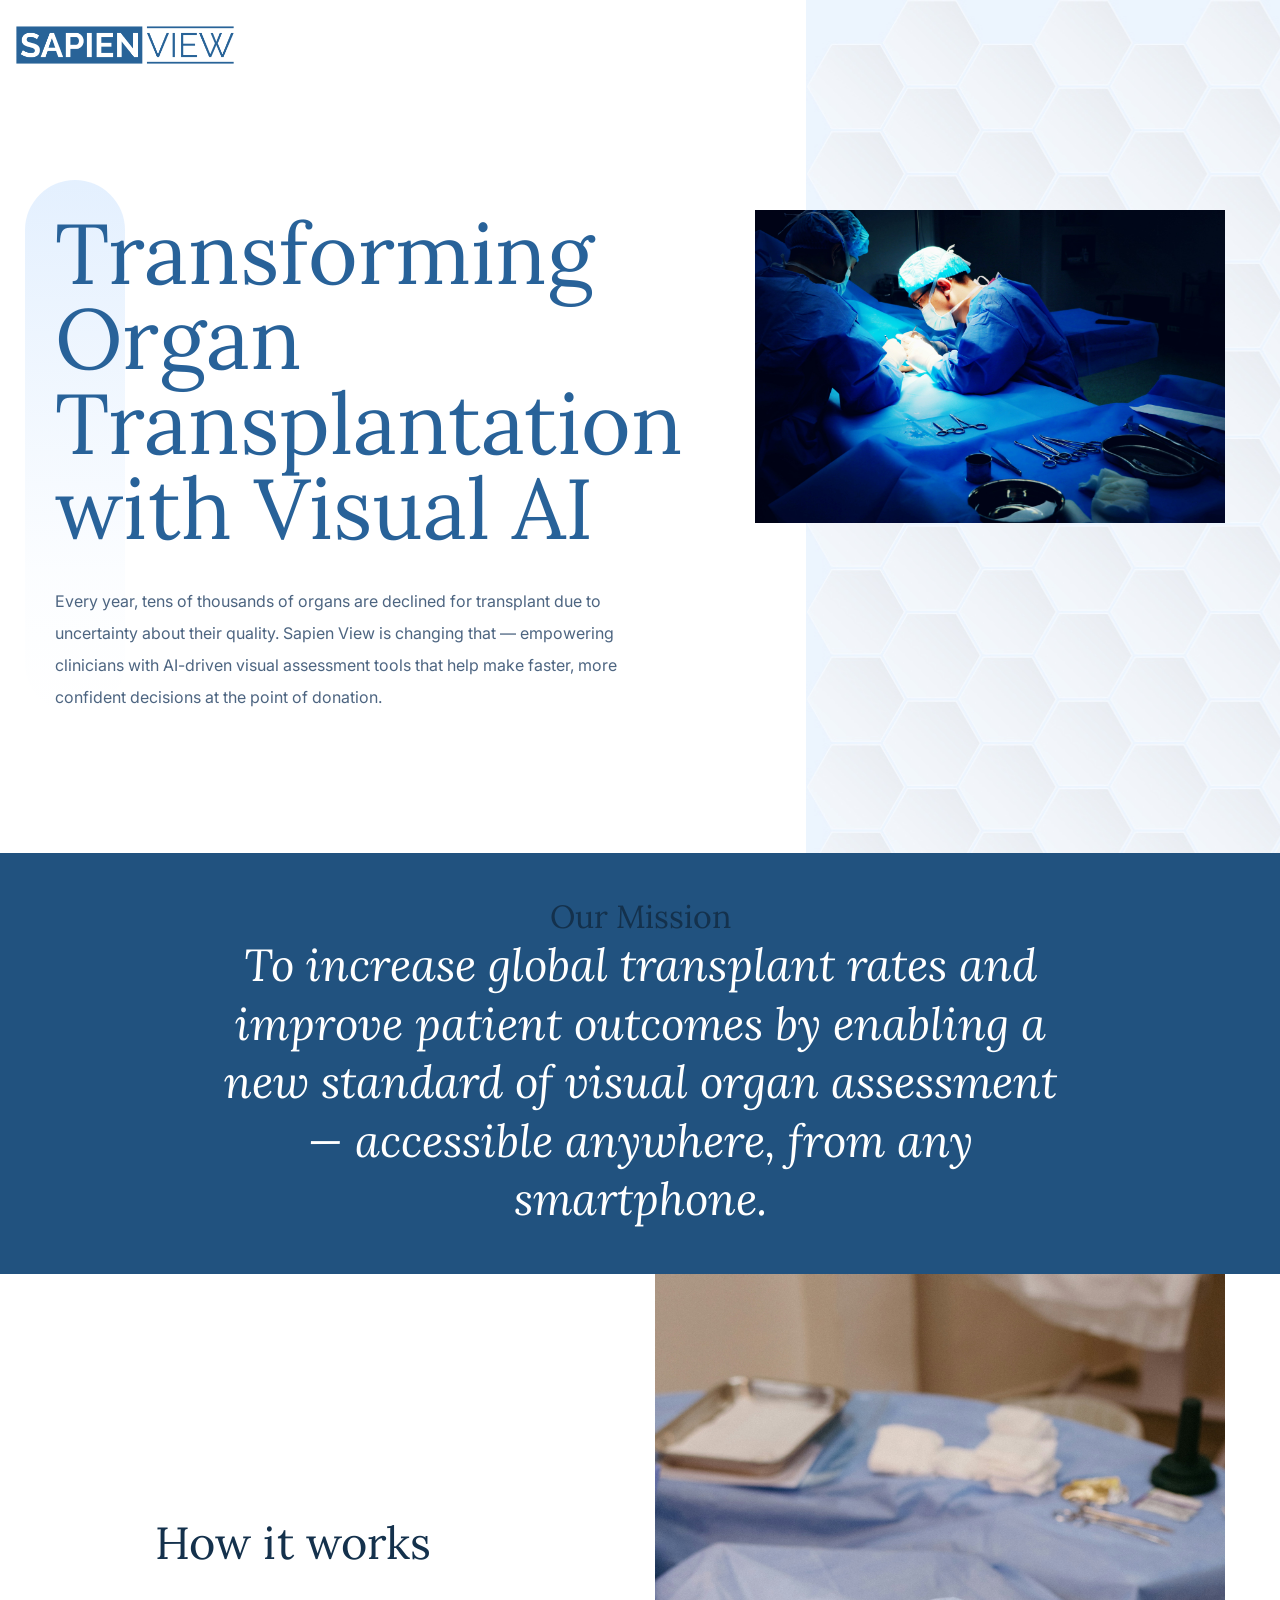
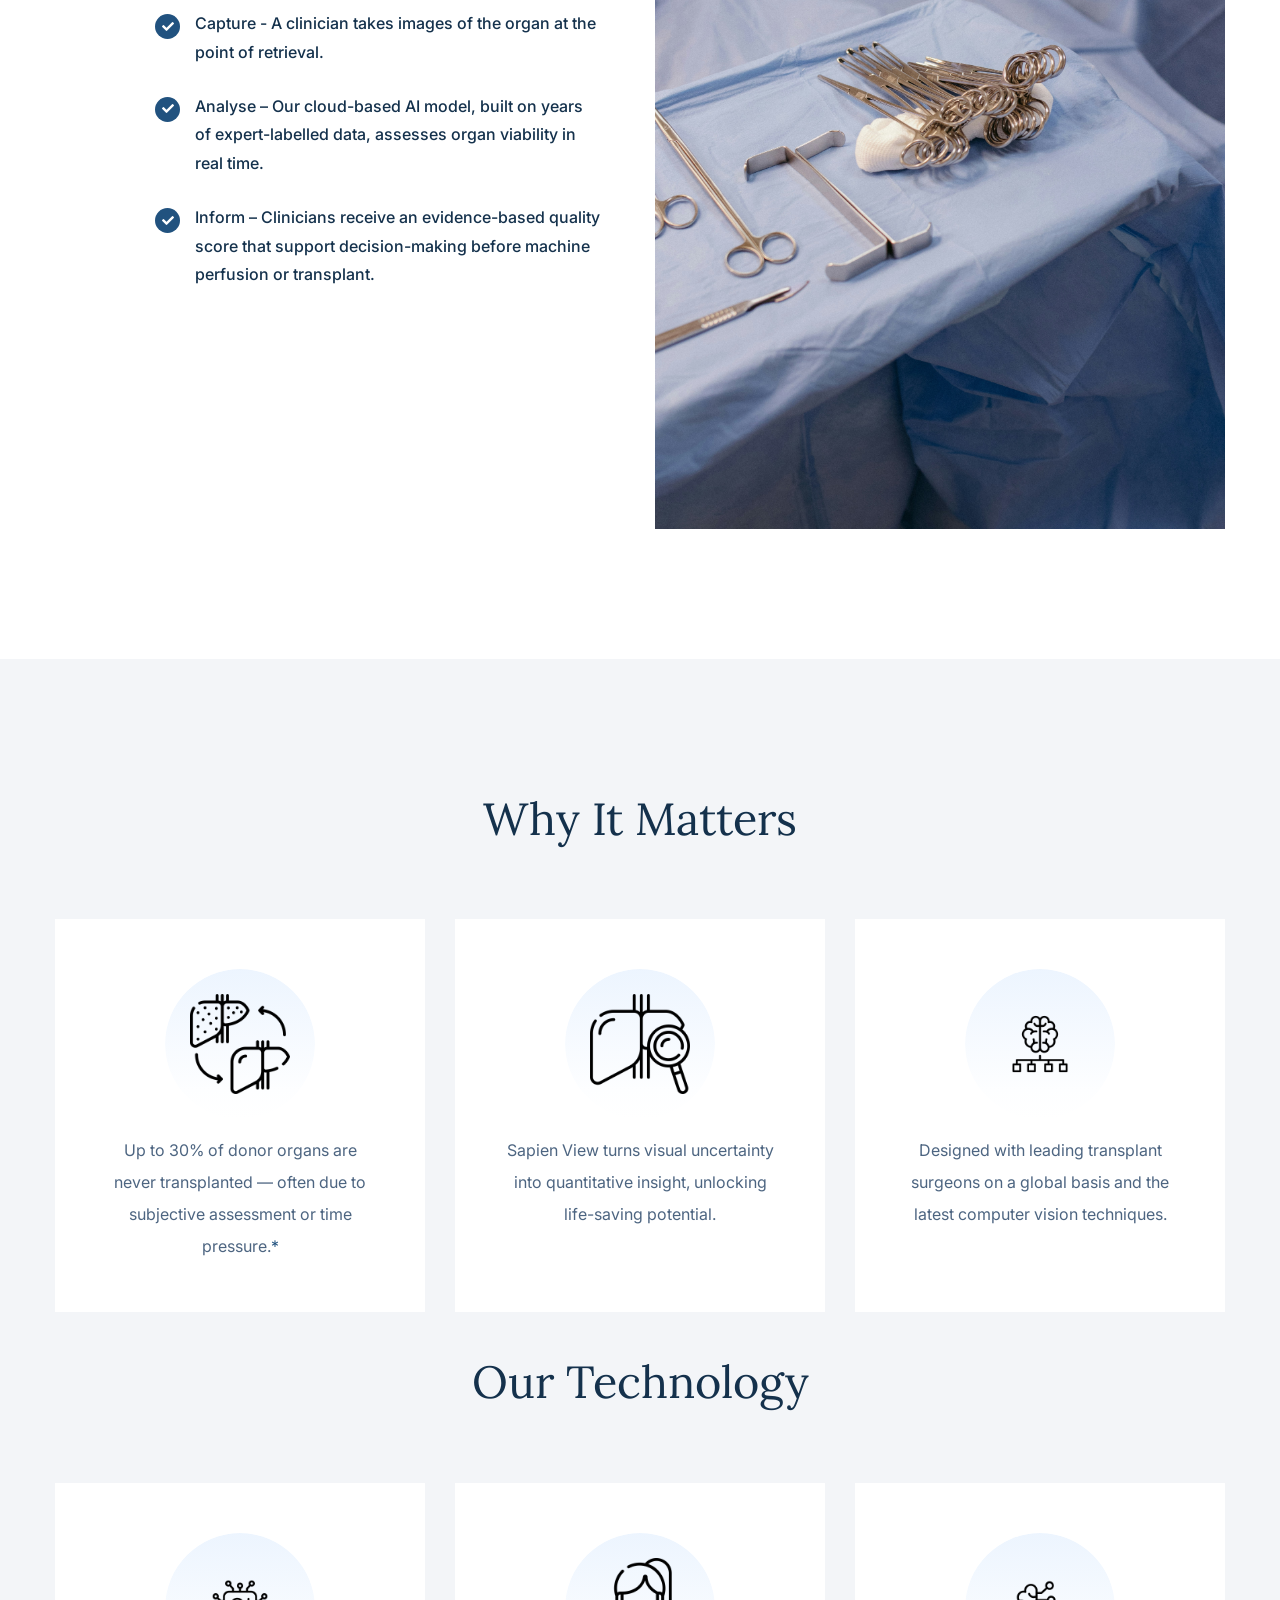
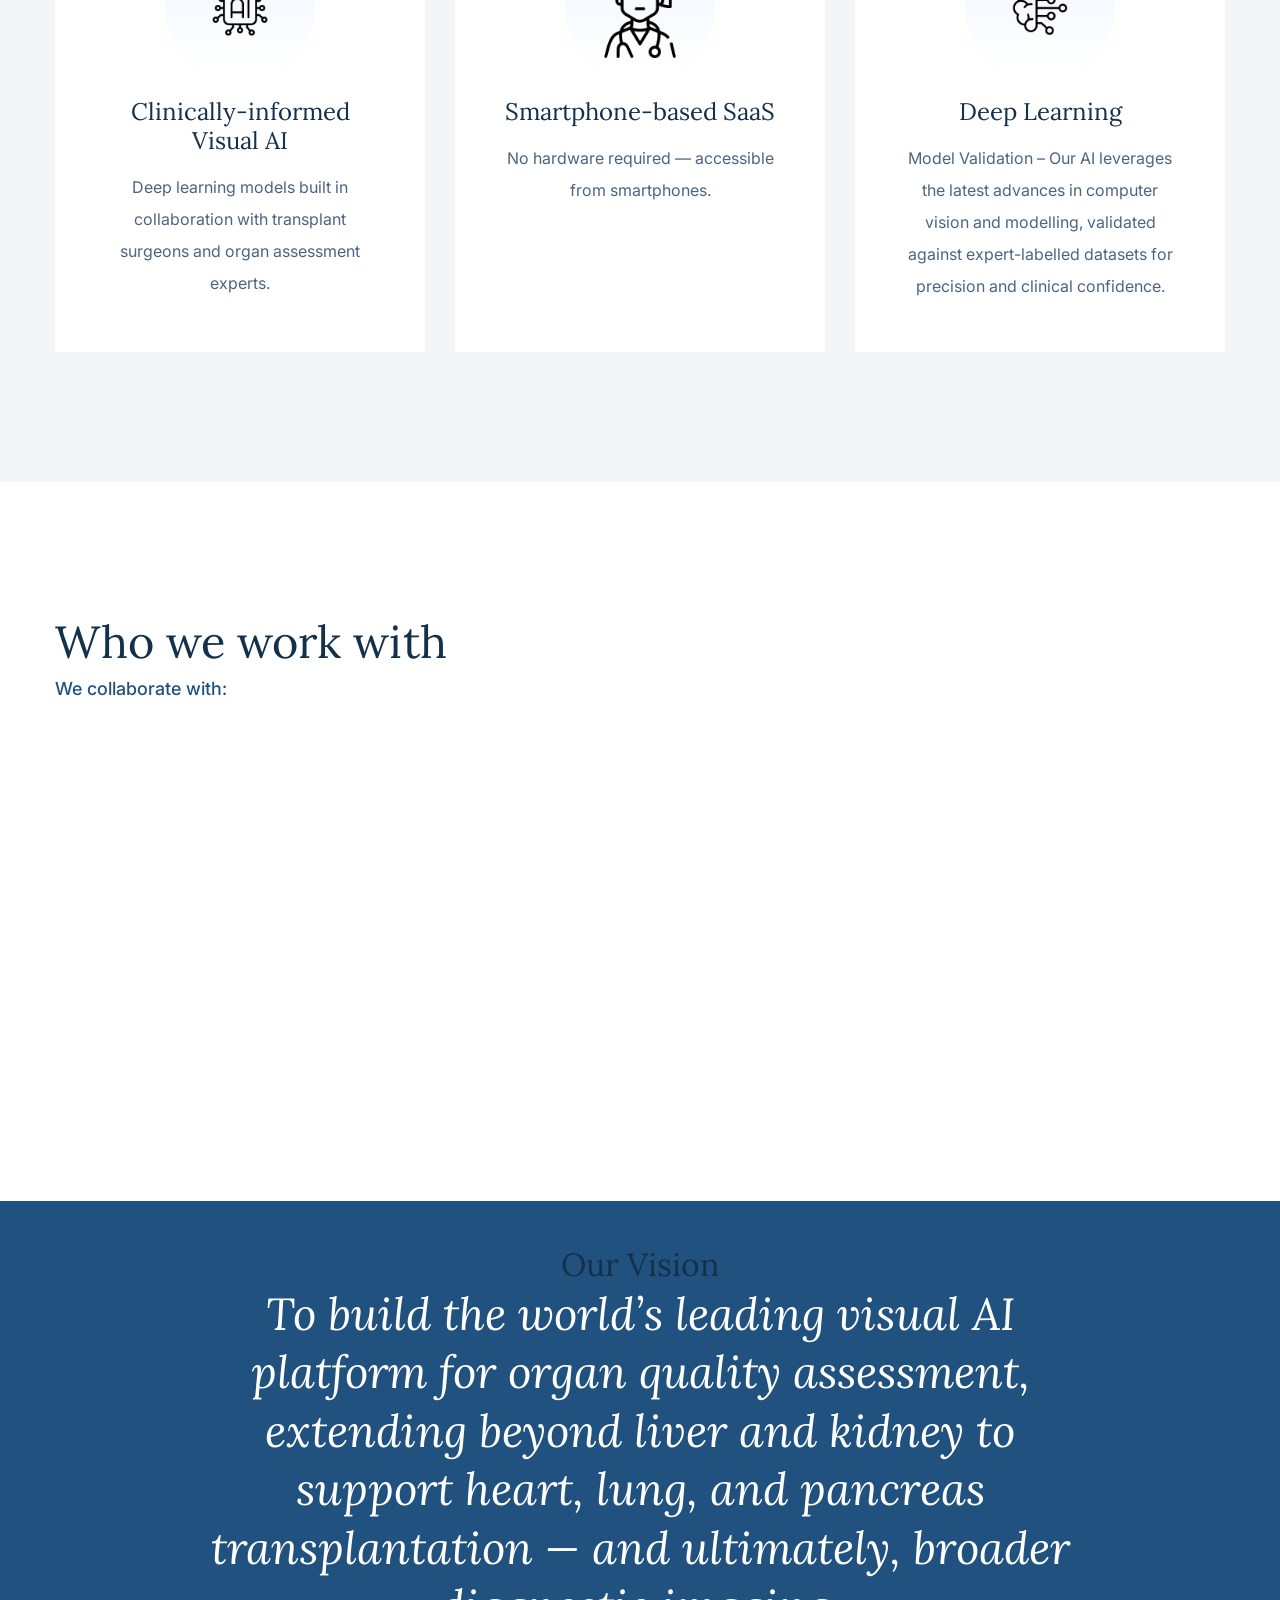
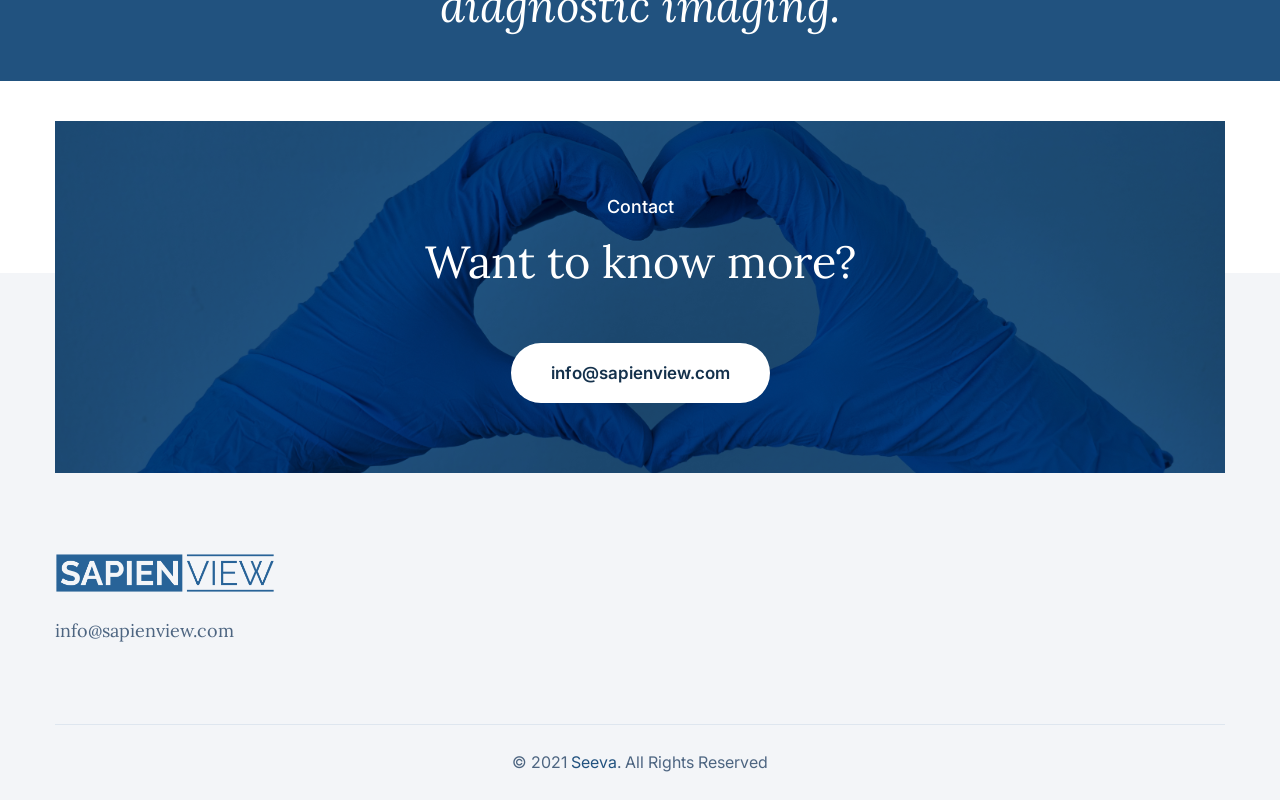
<file: index.html>
<!DOCTYPE html>
<html lang="zxx">

<head>
    <!-- Google Tag Manager -->
<!-- <script>(function(w,d,s,l,i){w[l]=w[l]||[];w[l].push({'gtm.start':
new Date().getTime(),event:'gtm.js'});var f=d.getElementsByTagName(s)[0],
j=d.createElement(s),dl=l!='dataLayer'?'&l='+l:'';j.async=true;j.src=
'https://www.googletagmanager.com/gtm.js?id='+i+dl;f.parentNode.insertBefore(j,f);
})(window,document,'script','dataLayer','GTM-WWSLS92R');</script> -->
<!-- End Google Tag Manager -->
 <!-- Google tag (gtag.js) -->
<script async src="https://www.googletagmanager.com/gtag/js?id=G-P1VG3BXM1V"></script>
<script>
  window.dataLayer = window.dataLayer || [];
  function gtag(){dataLayer.push(arguments);}
  gtag('js', new Date());

  gtag('config', 'G-P1VG3BXM1V');
</script>
    <meta charset="UTF-8">
    <meta http-equiv="X-UA-Compatible" content="IE=edge">
    <meta name="viewport" content="width=device-width, initial-scale=1.0">
    <title>SapienView</title>

    <!--====== Favicon Icon ======-->
    <link rel="shortcut icon" href="assets/img/favicon.ico" type="img/png" />
    <!--====== Animate Css ======-->
    <link rel="stylesheet" href="assets/css/animate.min.css" />
    <!--====== Bootstrap css ======-->
    <link rel="stylesheet" href="assets/css/bootstrap.min.css" />
    <!--====== Slick Slider ======-->
    <link rel="stylesheet" href="assets/css/slick.min.css" />
    <!--====== Nice Select ======-->
    <link rel="stylesheet" href="assets/css/nice-select.min.css" />
    <!--====== Magnific Popup ======-->
    <link rel="stylesheet" href="assets/css/magnific-popup.min.css" />
    <!--====== Font Awesome ======-->
    <link rel="stylesheet" href="assets/fonts/fontawesome/css/all.min.css" />
    <!--====== Flaticon ======-->
    <link rel="stylesheet" href="assets/fonts/flaticon/css/flaticon.css" />
    <!--====== Main Css ======-->
    <link rel="stylesheet" href="assets/css/style.css" />
    <meta name="google-site-verification" content="NXfttc6PHlVhdg_l4jeEpEy68kP1Bkfjma5ZHJSCSpo" />
</head>

<body>
    <!-- Google Tag Manager (noscript) -->
<!-- <noscript><iframe src="https://www.googletagmanager.com/ns.html?id=GTM-WWSLS92R"
height="0" width="0" style="display:none;visibility:hidden"></iframe></noscript> -->
<!-- End Google Tag Manager (noscript) -->
    <!--====== Start Preloader ======-->
    <div id="preloader">
        <div id="loading-center">
            <div id="object"></div>
        </div>
    </div>
    <!--====== End Preloader ======-->

    <!--====== Start Template Header ======-->
    <header class="template-header sticky-header header-one absolute-header">
        <div class="container-fluid container-1400">
            <div class="header-navigation">
                <div class="header-left">
                    <div class="site-logo">
                        <a href="index.html">
                            <img style="height:40px;" src="assets/img/sapienview/Sapien View Main Logo (1).png" alt="Seeva">
                        </a>
                    </div>
                   
                </div>
               
            </div>
        </div>

       
    </header>
    <!--====== End Template Header ======-->

    <!--====== Hero Area Start ======-->
    <section class="hero-area-one">
        <div class="container">
            <div class="row ">
                <div class="col-lg-7 col-md-8 z-100">
                    <div class="hero-content">
                        <h1 class="title wow fadeInDown" data-wow-delay="0.3s">Transforming Organ Transplantation with Visual AI</h1>
                        <p class="wow fadeInLeft" data-wow-delay="0.4s">Every year, tens of thousands of organs are declined for transplant due to uncertainty about their quality. Sapien View is changing that — empowering clinicians with AI-driven visual assessment tools that help make faster, more confident decisions at the point of donation.</p>
                        <!-- <a href="contact.html" class="template-btn wow fadeInUp" data-wow-delay="0.5s">Make an Appointment <i class="far fa-plus"></i></a> -->
                    </div>
                </div>
                <div class="col-lg-5">
                    <div class="hero-img wow fadeInUp" data-wow-delay="0.3s">
                        <img src="assets/img/sapienview/hysw001-A7KtIYDH2cU-unsplash.jpg" alt="Hero">
                    </div>
                </div>
            </div>
        </div>
    </section>
    <!--====== Hero Area End ======-->


     <!--====== Big Tagline Start ======-->
    <section class="big-tagline">
        <div class="container-fluid">
              <h2 class="title">Our Mission</h2>
            <h2 class="tagline">To increase global transplant rates and improve patient outcomes by enabling a new standard of visual organ assessment — accessible anywhere, from any smartphone.</h2>
            
        </div>
    </section>
    <!--====== Big Tagline End ======-->

    <!--====== Our mission Section Start ======-->
    <section class="help-section section-gap-bottom">
        <div class="container">
            <div class="row justify-content-center justify-content-lg-end align-items-center">
                <div class="col-xl-5 col-lg-6 col-md-8">
                    <div class="help-text-wrapper">
                        <div class="section-heading mb-20">
                          
                            <h2 class="title">How it works</h2>
                        </div>
                       
                        <ul class="check-list mt-35 pr-xl-4">
                            <li class="wow fadeInUp" data-wow-delay="0.3s">
                                Capture - A clinician takes images of the organ at the point of retrieval.
                            </li>
                            <li class="wow fadeInUp" data-wow-delay="0.4s">
                                Analyse – Our cloud-based AI model, built on years of expert-labelled data, assesses organ viability in real time.
                            </li>
                            <li class="wow fadeInUp" data-wow-delay="0.5s">
                                Inform – Clinicians receive an evidence-based quality score that support decision-making before machine perfusion or transplant.
                            </li>
                            
                        </ul>
                    </div>
                </div>
                <div class="col-lg-6">
                    <div class="help-img text-center text-lg-right mt-md-50">
                        <img src="assets/img/sapienview/jonathan-borba-gz1AvvInEMA-unsplash.jpg" alt="Image">
                    </div>
                </div>
            </div>
        </div>
    </section>
    <!--====== Our mission Section End ======-->

<!--====== Service Section Start ======-->
    <section class="service-section bg-color-grey section-gap">
        <div class="container">
            <div class="row justify-content-center">
                <div class="col-xl-7 col-lg-8 ">
                    <div class="section-heading text-center mb-40">
                        <!-- <span class="tagline">Why it Matters</span> -->
                        <h2 class="title">Why It Matters</h2>
                    </div>
                </div>
            </div>
            <div class="row justify-content-center service-loop">
                <div class="col-lg-4 col-md-6 col-sm-8 d-flex">
                    <div class="iconic-box mt-30 wow fadeInUp flex-fill" data-wow-delay="0.3s">
                        <div class="icon">
                            <img src="assets/img/sapienview/029-transplant.png" alt="Icon">
                        </div>
                        <!-- <h4 class="title"><a href="service-details.html">Cardiology</a></h4> -->
                        <p>
                            Up to 30% of donor organs are never transplanted — often due to subjective assessment or time pressure.<a href="https://eur03.safelinks.protection.outlook.com/?url=https%3A%2F%2Fpmc.ncbi.nlm.nih.gov%2Farticles%2FPMC11073772%2F%23%3A~%3Atext%3DThe%2520volume%2520of%2520liver%2520transplantation%2Chad%2520macrosteatosis%2520of%2520%253C30%2525&data=05%7C02%7Ckate.court%40newcastle.ac.uk%7Cd8d0b1c8b52b4d560e9508de23a6a0f1%7C9c5012c9b61644c2a91766814fbe3e87%7C1%7C0%7C638987395737872116%7CUnknown%7CTWFpbGZsb3d8eyJFbXB0eU1hcGkiOnRydWUsIlYiOiIwLjAuMDAwMCIsIlAiOiJXaW4zMiIsIkFOIjoiTWFpbCIsIldUIjoyfQ%3D%3D%7C0%7C%7C%7C&sdata=hv2pSAYdz4%2FBj5CLaAjwsLsqAg%2BXC%2FGPX10XSKPjfP4%3D&reserved=0">*</a>
                        </p>

                        
                    </div>
                </div>
                <div class="col-lg-4 col-md-6 col-sm-8 d-flex">
                    <div class="iconic-box mt-30 wow fadeInUp flex-fill" data-wow-delay="0.4s">
                        <div class="icon">
                            <img src="assets/img/sapienview/024-revision.png" alt="Icon">
                        </div>
                        <!-- <h4 class="title"><a href="service-details.html">Pulmonary</a></h4> -->
                        <p>
                            Sapien View turns visual uncertainty into quantitative insight, unlocking life-saving potential.
                        </p>

                        <!-- <div class="box-link-wrap">
                            <span class="link-icon"><i class="far fa-plus"></i></span>
                            <a class="box-link" href="service-details.html">Read More <i class="far fa-plus"></i></a>
                        </div> -->
                    </div>
                </div>
                <div class="col-lg-4 col-md-6 col-sm-8 d-flex">
                    <div class="iconic-box mt-30 wow fadeInUp flex-fill" data-wow-delay="0.5s">
                        <div class="icon">
                            <img src="assets/img/sapienview/AI Algorithm.png" alt="Icon">
                        </div>
                        <!-- <h4 class="title"><a href="service-details.html">Neurology</a></h4> -->
                        <p>
                            Designed with leading transplant surgeons on a global basis and the latest computer vision techniques. 
                        </p>

                        <!-- <div class="box-link-wrap">
                            <span class="link-icon"><i class="far fa-plus"></i></span>
                            <a class="box-link" href="service-details.html">Read More <i class="far fa-plus"></i></a>
                        </div> -->
                    </div>
                </div>
            </div>
             <div class="row justify-content-center mt-40">
                <div class="col-xl-7 col-lg-8 ">
                    <div class="section-heading text-center mb-40">
                        <!-- <span class="tagline">Why it Matters</span> -->
                        <h2 class="title">Our Technology</h2>
                    </div>
                </div>
            </div>
            <div class="row justify-content-center service-loop">
                <div class="col-lg-4 col-md-6 col-sm-8 d-flex">
                    <div class="iconic-box mt-30 wow fadeInUp flex-fill" data-wow-delay="0.6s">
                        <div class="icon">
                            <img src="assets/img/sapienview/Artificial Intelligence.png" alt="Icon">
                        </div>
                        <h4 class="title">Clinically-informed Visual AI</h4>
                        <p>
                            Deep learning models built in collaboration with transplant surgeons and organ assessment experts.
                        </p>

                       
                    </div>
                </div>
                <div class="col-lg-4 col-md-6 col-sm-8 d-flex">
                    <div class="iconic-box mt-30 wow fadeInUp flex-fill" data-wow-delay="0.7s">
                        <div class="icon">
                            <img src="assets/img/sapienview/023-doctor.png" alt="Icon">
                        </div>
                        <h4 class="title">Smartphone-based SaaS</h4>
                        <p>
                           No hardware required — accessible from smartphones.
                        </p>

                        
                    </div>
                </div>
                <div class="col-lg-4 col-md-6 col-sm-8 d-flex">
                    <div class="iconic-box mt-30 wow fadeInUp flex-fill" data-wow-delay="0.8s">
                        <div class="icon">
                            <img src="assets/img/sapienview/Super Intelegence.png" alt="Icon">
                        </div>
                        <h4 class="title">Deep Learning</h4>
                        <p>
                           Model Validation – Our AI leverages the latest advances in computer vision and modelling, validated against expert-labelled datasets for precision and clinical confidence.
                        </p>

                        
                    </div>
                </div>
            </div>
        </div>
    </section>
    <!--====== Service Section End ======-->


    <!--====== Partners Section Start ======-->
    <section class="doctors-section section-gap">
        <div class="container">
            <div class="row justify-content-between align-items-center mb-40">
                <div class="col-lg-5 col-md-6">
                    <div class="section-heading">
                       
                        <h2 class="title">Who we work with</h2>
                         <span class="tagline">We collaborate with:</span>
                    </div>
                </div>
               
            </div>
            <div class="row doctors-loop justify-content-center">
                <div class="col-lg-3 col-md-6 d-flex">
                    <div class="doctor-box-one bordered-style mt-30 wow fadeInUp flex-fill" data-wow-delay="0.3s">
                        <div class="doctor-photo">
                            <img src="assets/img/sapienview/001-liver.png" alt="Image">
                        </div>
                        <div >
                            <h5 class="name mt-4">
                               Organ Procurement Organizations (OPOs)
                            </h5>
                            
                        </div>
                    </div>
                </div>
                <div class="col-lg-3 col-md-6 d-flex">
                    <div class="doctor-box-one bordered-style mt-30 wow fadeInUp flex-fill" data-wow-delay="0.3s">
                        <div class="doctor-photo">
                            <img src="assets/img/sapienview/002-surgeon.png" alt="Image">
                        </div>
                        <div >
                            <h5 class="name mt-4">
                              Transplant surgeons and research teams
                            </h5>
                            
                        </div>
                    </div>
                </div>

                <div class="col-lg-3 col-md-6 d-flex">
                    <div class="doctor-box-one bordered-style mt-30 wow fadeInUp flex-fill" data-wow-delay="0.3s">
                        <div class="doctor-photo">
                            <img src="assets/img/sapienview/033-graduate.png" alt="Image">
                        </div>
                        <div >
                            <h5 class="name mt-4">
                               Academic research centres and AI validation labs
                            </h5>
                            
                        </div>
                    </div>
                </div>
                <div class="col-lg-3 col-md-6 d-flex">
                    <div class="doctor-box-one bordered-style mt-30 wow fadeInUp flex-fill" data-wow-delay="0.3s">
                        <div class="doctor-photo">
                            <img src="assets/img/sapienview/INJECT.png" alt="Image">
                        </div>
                        <div >
                            <h5 class="name mt-4">
                              Medical device partners and perfusion system providers
                            </h5>
                            
                        </div>
                    </div>
                </div>
            </div>
        </div>
    </section>
    <!--====== Partners Section End ======-->

<!--====== Big Tagline Start ======-->
    <section class="big-tagline mb-40">
        <div class="container-fluid">
              <h2 class="title">Our Vision</h2>
            <h2 class="tagline">To build the world’s leading visual AI platform for organ quality assessment, extending beyond liver and kidney to support heart, lung, and pancreas transplantation — and ultimately, broader diagnostic imaging.</h2>
            
        </div>
    </section>
    <!--====== Big Tagline End ======-->







    <!--====== Back to Top Start ======-->
    <a class="back-to-top" href="#">
        <i class="far fa-angle-up"></i>
     </a>
    <!--====== Back to Top End ======-->

    <!--====== Start Template Footer ======-->
    <footer class="template-footer have-cta-boxed-one pt-40 mt-40">
        <div class="cta-boxed-one">
            <div class="container">
                <div class="cta-inner bg-color-secondary bg-size-cover blend-mode-multiply" style="background-image: url(assets/img/sapienview/anton-8q-U8X1zkvI-unsplash.jpg);">
                    <div class="row justify-content-center">
                        <div class="col-xl-6 col-lg-8 col-md-10">
                            <div class="cta-content text-center">
                                <div class="section-heading heading-white">
                                    <span class="tagline">Contact</span>
                                    <h2 class="title">Want to know more?</h2>
                                </div>
                                <ul class="cta-buttons d-flex justify-content-center flex-wrap">
                                    <li><a href="mailto:info@sapienview.com" class="template-btn template-btn-white">info@sapienview.com</a></li>
                                    
                                </ul>
                            </div>
                        </div>
                    </div>
                </div>
            </div>
        </div>
        <div class="footer-inner bg-color-grey">
            <div class="container">
                <div class="footer-widgets">
                    <div class="row">
                        <div class="col-lg-3 col-md-8">
                            <div class="widget text-widget">
                                <div class="footer-logo">
                                   <img style="height:40px;" src="assets/img/sapienview/Sapien View Main Logo (1).png" alt="Seeva">
                                </div>
                               
                                <ul class="contact-list">
                                   
                                    <li>
                                        <a href="mailto:info@sapienview.com><i class="far fa-envelope"></i>info@sapienview.com</a>
                                    </li>
                                    
                                </ul>
                            </div>
                        </div>
                        
                        
                    </div>
                </div>
                <div class="copyright-area">
                    <p>© 2021 <a href="#">Seeva</a>. All Rights Reserved</p>
                </div>
            </div>
        </div>
    </footer>
    <!--====== End Template Footer ======-->

    <!--====== Jquery ======-->
    <script src="assets/js/jquery-3.6.0.min.js"></script>
    <!--====== Bootstrap ======-->
    <script src="assets/js/bootstrap.min.js"></script>
    <!--====== Slick slider ======-->
    <script src="assets/js/slick.min.js"></script>
    <!--====== Isotope ======-->
    <script src="assets/js/isotope.pkgd.min.js"></script>
    <!--====== Images loaded ======-->
    <script src="assets/js/imagesloaded.pkgd.min.js"></script>
    <!--====== In-view ======-->
    <script src="assets/js/jquery.inview.min.js"></script>
    <!--====== Nice Select ======-->
    <script src="assets/js/jquery.nice-select.min.js"></script>
    <!--====== Magnific Popup ======-->
    <script src="assets/js/magnific-popup.min.js"></script>
    <!--====== WOW Js ======-->
    <script src="assets/js/wow.min.js"></script>
    <!--====== Main JS ======-->
    <script src="assets/js/main.js"></script>
</body>

</html>
</file>
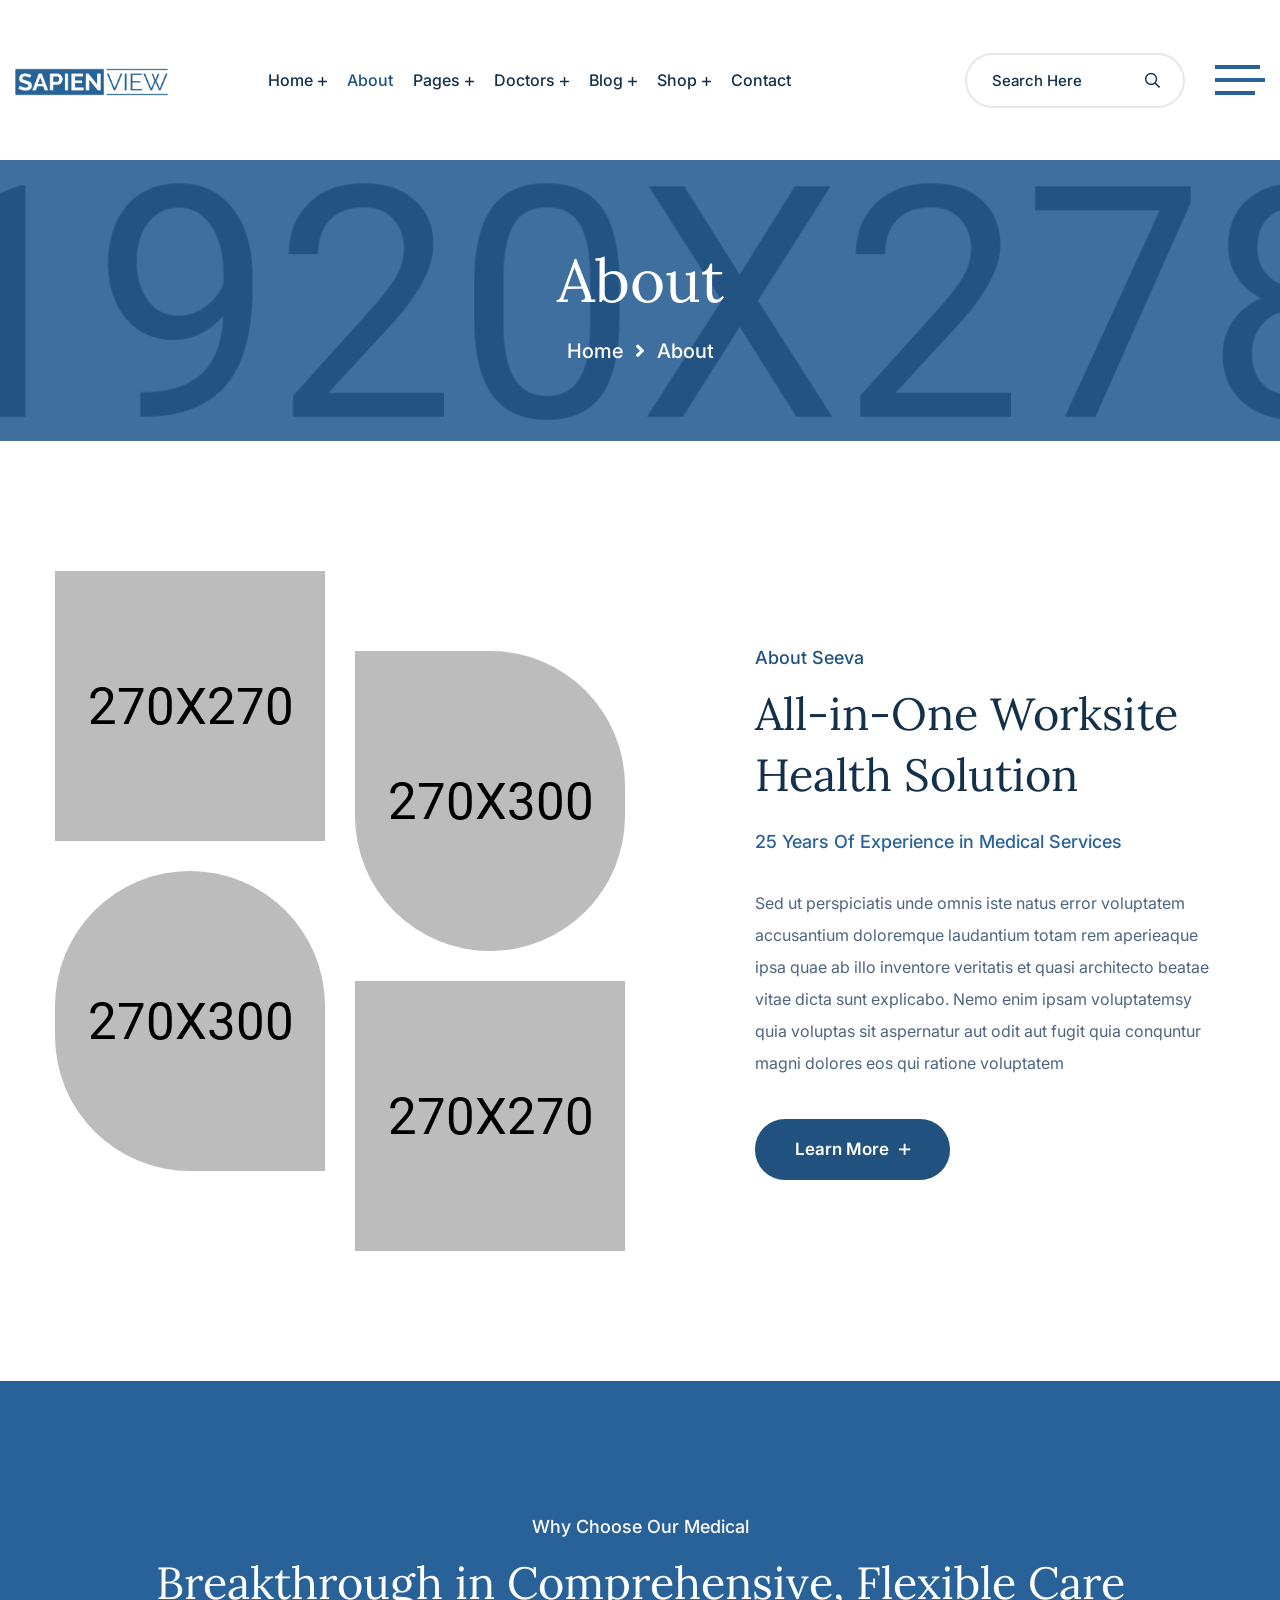
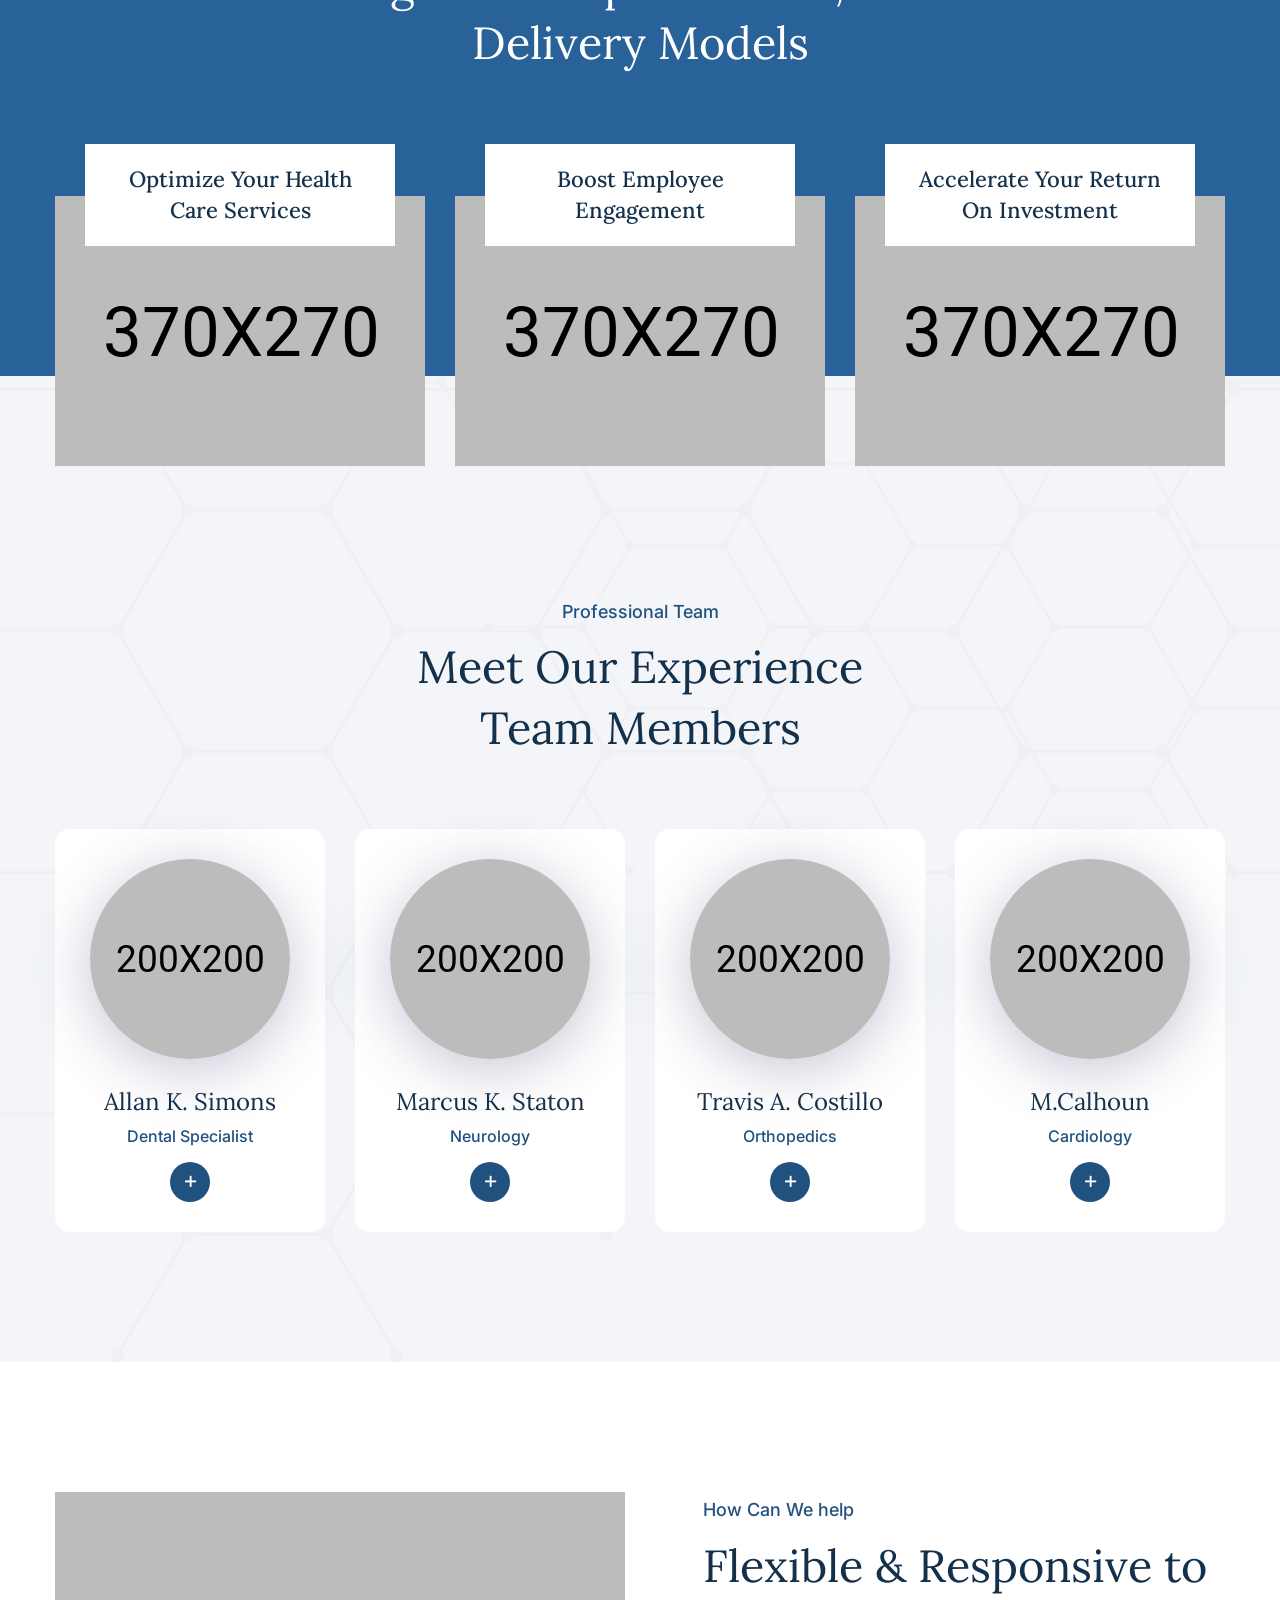
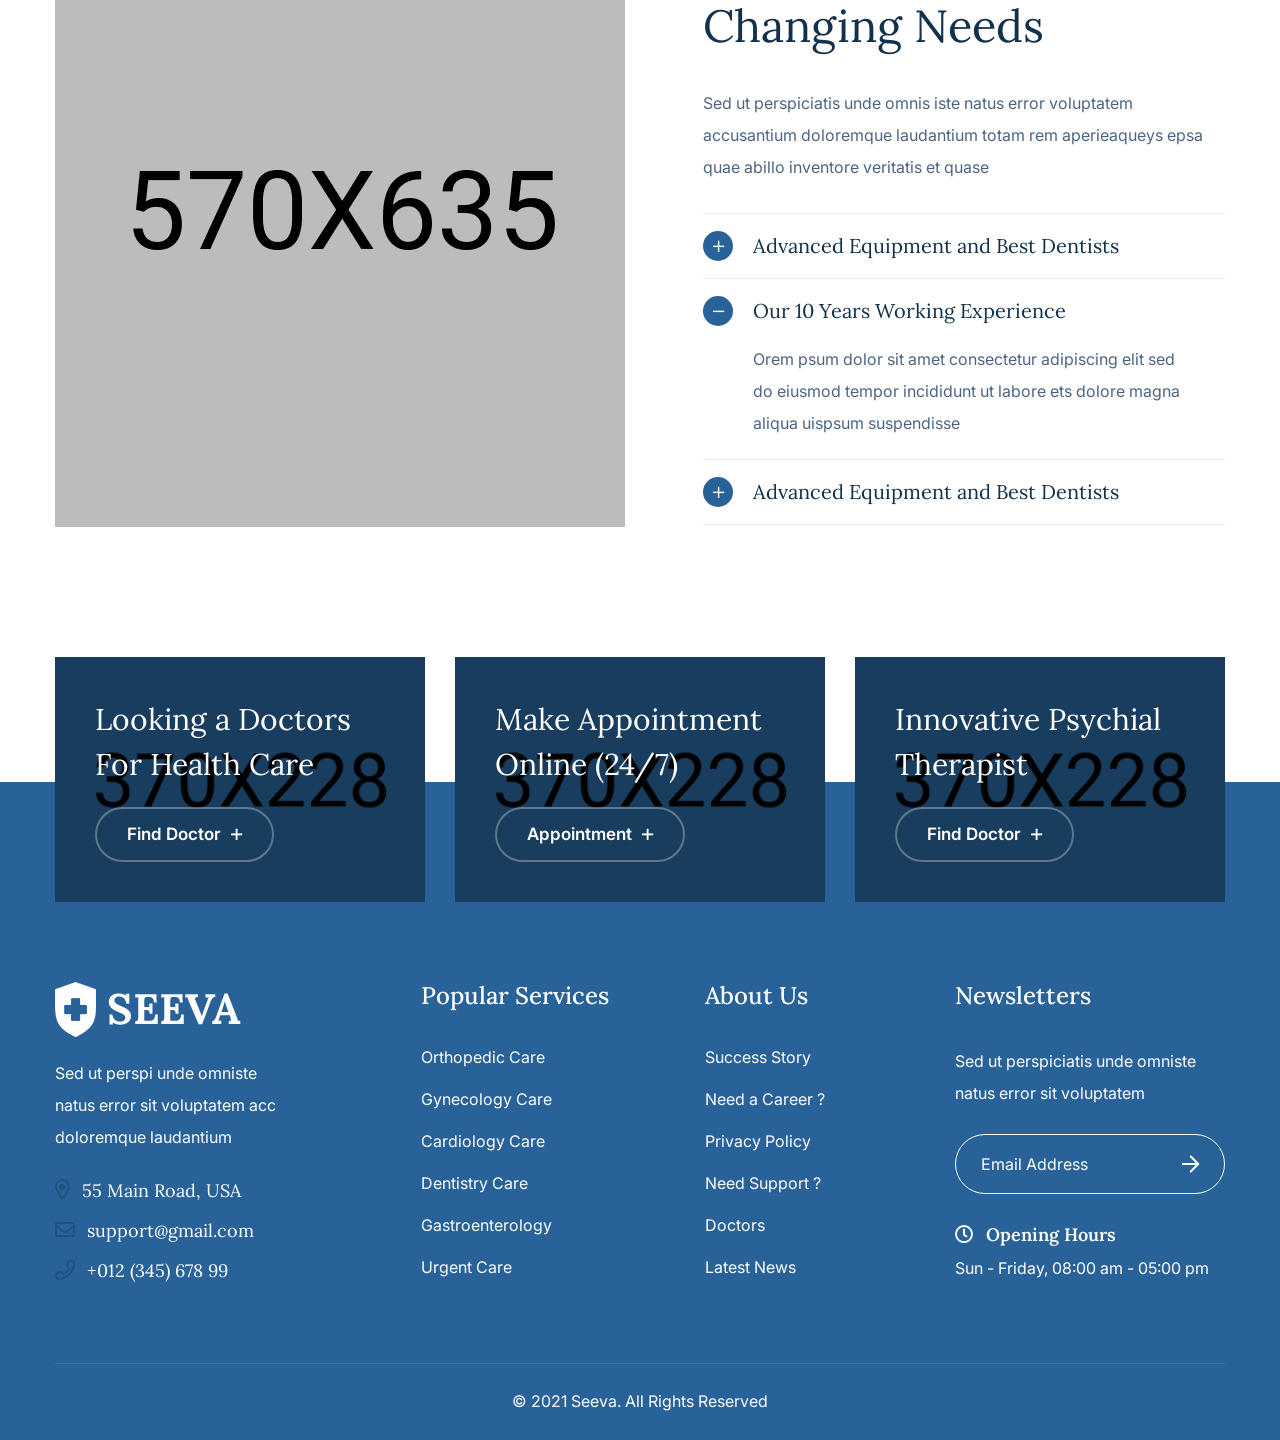
<file: about.html>
<!DOCTYPE html>
<html lang="zxx">

<head>
    <meta charset="UTF-8">
    <meta http-equiv="X-UA-Compatible" content="IE=edge">
    <meta name="viewport" content="width=device-width, initial-scale=1.0">
    <title>Seeva - Medical and Dental HTML Template || About</title>

    <!--====== Favicon Icon ======-->
    <link rel="shortcut icon" href="assets/img/favicon.ico" type="img/png" />
    <!--====== Animate Css ======-->
    <link rel="stylesheet" href="assets/css/animate.min.css" />
    <!--====== Bootstrap css ======-->
    <link rel="stylesheet" href="assets/css/bootstrap.min.css" />
    <!--====== Slick Slider ======-->
    <link rel="stylesheet" href="assets/css/slick.min.css" />
    <!--====== Nice Select ======-->
    <link rel="stylesheet" href="assets/css/nice-select.min.css" />
    <!--====== Magnific Popup ======-->
    <link rel="stylesheet" href="assets/css/magnific-popup.min.css" />
    <!--====== Font Awesome ======-->
    <link rel="stylesheet" href="assets/fonts/fontawesome/css/all.min.css" />
    <!--====== Flaticon ======-->
    <link rel="stylesheet" href="assets/fonts/flaticon/css/flaticon.css" />
    <!--====== Main Css ======-->
    <link rel="stylesheet" href="assets/css/style.css" />
</head>

<body>
    <!--====== Start Preloader ======-->
    <div id="preloader">
        <div id="loading-center">
            <div id="object"></div>
        </div>
    </div>
    <!--====== End Preloader ======-->

    <!--====== Start Template Header ======-->
    <header class="template-header sticky-header header-one">
        <div class="container-fluid container-1400">
            <div class="header-navigation">
                <div class="header-left">
                    <div class="site-logo">
                        <a href="index.html">
                            <img src="assets/img/logo.png" alt="Seeva">
                        </a>
                    </div>
                    <nav class="site-menu menu-gap-left d-none d-xl-block">
                        <ul class="primary-menu">
                            <li>
                                <a href="index.html">Home</a>
                                <ul class="sub-menu">
                                    <li><a href="index.html">Home One</a></li>
                                    <li><a href="index-two.html">Home Two</a></li>
                                    <li><a href="index-three.html">Home Three</a></li>
                                    <li><a href="index-four.html">Home Four</a></li>
                                    <li><a href="index-five.html">Home Five</a></li>
                                </ul>
                            </li>
                            <li class="active"><a href="about.html">About</a></li>
                            <li>
                                <a href="#">Pages</a>
                                <ul class="sub-menu">
                                    <li>
                                        <a href="service.html">Services</a>
                                        <ul class="sub-menu">
                                            <li><a href="service.html">Service One</a></li>
                                            <li><a href="service-two.html">Service Two</a></li>
                                            <li><a href="service-details.html">Service Details</a></li>
                                        </ul>
                                    </li>
                                    <li><a href="pricing.html">Pricing Plan</a></li>
                                    <li><a href="faq.html">Help & FAQ</a></li>
                                    <li><a href="gallery.html">Our Gallery</a></li>
                                    <li><a href="appointments.html">Appointment</a></li>
                                </ul>
                            </li>
                            <li>
                                <a href="doctors.html">Doctors</a>
                                <ul class="sub-menu">
                                    <li><a href="doctor-details.html">Doctor Details</a></li>
                                </ul>
                            </li>
                            <li>
                                <a href="blog-standard.html">Blog</a>
                                <ul class="sub-menu">
                                    <li><a href="blog-details.html">Blog Details</a></li>
                                </ul>
                            </li>
                            <li>
                                <a href="shop.html">Shop</a>
                                <ul class="sub-menu">
                                    <li><a href="product-details.html">Shop Details</a></li>
                                </ul>
                            </li>
                            <li><a href="contact.html">Contact</a></li>
                        </ul>
                    </nav>
                </div>
                <div class="header-right">
                    <ul class="extra-icons">
                        <li class="d-none d-sm-block">
                            <div class="header-search-area">
                                <form action="#">
                                    <input type="search" placeholder="Search Here">
                                    <button type="submit"><i class="far fa-search"></i></button>
                                </form>
                            </div>
                        </li>
                        <li class="d-none d-xl-block">
                            <div class="off-canvas-btn style-two">
                                <span></span>
                            </div>
                        </li>
                        <li class="d-xl-none">
                            <a href="#" class="navbar-toggler">
                                <span></span>
                                <span></span>
                                <span></span>
                            </a>
                        </li>
                    </ul>
                </div>
            </div>
        </div>

        <!-- Start Off Canvas -->
        <div class="slide-panel off-canvas-panel">
            <div class="panel-overlay"></div>
            <div class="panel-inner">
                <div class="canvas-logo">
                    <img src="assets/img/logo.png" alt="">
                </div>
                <div class="about-us">
                    <h5 class="canvas-widget-title">About Us</h5>
                    <p>
                        Sed perspiciatis unde omnis iste natus error voluptatem accusantium doloremque laudantium totam rem aperams eaque ipsa quae abillo.
                    </p>
                </div>
                <div class="contact-us">
                    <h5 class="canvas-widget-title">Contact Us</h5>
                    <ul>
                        <li>
                            <i class="far fa-map-marker-alt"></i>
                            354 Oakridge, Camden NJ 08102 - USA
                        </li>
                        <li>
                            <i class="far fa-envelope-open"></i>
                            <a href="mailto:support@qolle.com">support@seeva.com</a>
                            <a href="mailto:info@qolle.com">info@seeva.com</a>
                        </li>
                        <li>
                            <i class="far fa-phone"></i>
                            <a href="tel:+01234567899">+012 (345) 678 99</a><br>
                            <a href="tel:+8563214">+8563214</a>
                        </li>
                    </ul>
                </div>
                <a href="#" class="panel-close">
                    <i class="fal fa-times"></i>
                </a>
            </div>
        </div>
        <!-- End Off Canvas -->

        <!-- Start Mobile Panel -->
        <div class="slide-panel mobile-slide-panel">
            <div class="panel-overlay"></div>
            <div class="panel-inner">
                <div class="panel-logo">
                    <img src="assets/img/logo.png" alt="">
                </div>
                <nav class="mobile-menu">
                    <ul class="primary-menu">
                        <li>
                            <a href="index.html">Home</a>
                            <ul class="sub-menu">
                                <li><a href="index.html">Home One</a></li>
                                <li><a href="index-two.html">Home Two</a></li>
                                <li><a href="index-three.html">Home Three</a></li>
                                <li><a href="index-four.html">Home Four</a></li>
                                <li><a href="index-five.html">Home Five</a></li>
                            </ul>
                        </li>
                        <li class="active"><a href="about.html">About</a></li>
                        <li>
                            <a href="#">Pages</a>
                            <ul class="sub-menu">
                                <li>
                                    <a href="service.html">Services</a>
                                    <ul class="sub-menu">
                                        <li><a href="service.html">Service One</a></li>
                                        <li><a href="service-two.html">Service Two</a></li>
                                        <li><a href="service-details.html">Service Details</a></li>
                                    </ul>
                                </li>
                                <li><a href="pricing.html">Pricing Plan</a></li>
                                <li><a href="faq.html">Help & FAQ</a></li>
                                <li><a href="gallery.html">Our Gallery</a></li>
                                <li><a href="appointments.html">Appointment</a></li>
                            </ul>
                        </li>
                        <li>
                            <a href="doctors.html">Doctors</a>
                            <ul class="sub-menu">
                                <li><a href="doctor-details.html">Doctor Details</a></li>
                            </ul>
                        </li>
                        <li>
                            <a href="blog-standard.html">Blog</a>
                            <ul class="sub-menu">
                                <li><a href="blog-details.html">Blog Details</a></li>
                            </ul>
                        </li>
                        <li>
                            <a href="shop.html">Shop</a>
                            <ul class="sub-menu">
                                <li><a href="product-details.html">Shop Details</a></li>
                            </ul>
                        </li>
                        <li><a href="contact.html">Contact</a></li>
                    </ul>
                </nav>
                <a href="#" class="panel-close">
                    <i class="fal fa-times"></i>
                </a>
            </div>
        </div>
        <!-- Start Mobile Panel -->
    </header>
    <!--====== End Template Header ======-->

    <!--====== Page Title Start ======-->
    <section class="page-title-area page-title-bg" style="background-image: url(assets/img/section-bg/page-title.jpg);">
        <div class="container">
            <h1 class="page-title">About</h1>

            <ul class="breadcrumb-nav">
                <li><a href="#">Home</a></li>
                <li><i class="fas fa-angle-right"></i></li>
                <li>About</li>
            </ul>
        </div>
    </section>
    <!--====== Page Title End ======-->

    <!--====== About Section Start ======-->
    <section class="about-section section-gap">
        <div class="container">
            <div class="row justify-content-lg-between justify-content-center align-items-center">
                <div class="col-lg-6 col-md-10">
                    <div class="circle-image-gallery mb-md-50">
                        <div class="row">
                            <div class="col-6 gallery-left">
                                <div class="single-img wow fadeInLeft" data-wow-delay="0.3s">
                                    <img src="assets/img/circle-image-gallery/01.jpg" alt="">
                                </div>
                                <div class="single-img wow fadeInRight" data-wow-delay="0.4s">
                                    <img src="assets/img/circle-image-gallery/04.jpg" alt="">
                                </div>
                            </div>
                            <div class="col-6 gallery-right">
                                <div class="single-img wow fadeInRight" data-wow-delay="0.5s">
                                    <img class="animate-float-bob-y"  src="assets/img/circle-image-gallery/03.jpg" alt="">
                                </div>
                                <div class="single-img wow fadeInLeft" data-wow-delay="0.6s">
                                    <img src="assets/img/circle-image-gallery/02.jpg" alt="">
                                </div>
                            </div>
                        </div>
                    </div>
                </div>
                <div class="col-xl-5 col-lg-6 col-md-8">
                    <div class="about-text">
                        <div class="section-heading mb-35">
                            <span class="tagline">About Seeva</span>
                            <h2 class="title">All-in-One Worksite Health Solution</h2>

                            <p>25 Years Of Experience in Medical Services</p>
                        </div>
                        <p>
                            Sed ut perspiciatis unde omnis iste natus error voluptatem accusantium doloremque laudantium totam rem aperieaque ipsa quae ab illo inventore veritatis et quasi architecto beatae vitae dicta sunt explicabo. Nemo enim ipsam voluptatemsy quia voluptas sit aspernatur aut odit aut fugit quia conquntur magni dolores eos qui ratione voluptatem
                        </p>
                        <a href="about.html" class="template-btn mt-40">Learn More <i class="far fa-plus"></i></a>
                    </div>
                </div>
            </div>
        </div>
    </section>
    <!--====== About Section End ======-->

    <div class="wcu-with-doctors">
        <!--====== Why Choose Section Start ======-->
        <section class="wcu-section section-gap-top">
            <div class="container">
                <div class="row justify-content-center">
                    <div class="col-md-10">
                        <div class="section-heading heading-white text-center mb-40">
                            <span class="tagline">Why Choose Our Medical</span>
                            <h2 class="title">Breakthrough in Comprehensive, Flexible Care Delivery Models</h2>
                        </div>
                    </div>
                </div>
                <div class="row justify-content-center">
                    <div class="col-lg-4 col-md-6 col-sm-9">
                        <div class="image-title-box mt-30 wow fadeInUp" data-wow-delay="0.3s">
                            <h4 class="title"><a href="service.html">Optimize Your Health  Care Services</a></h4>

                            <div class="image">
                                <img src="assets/img/img-title-box/01.jpg" alt="Image">
                            </div>
                        </div>
                    </div>
                    <div class="col-lg-4 col-md-6 col-sm-9">
                        <div class="image-title-box mt-30 wow fadeInUp" data-wow-delay="0.4s">
                            <h4 class="title"><a href="service.html">Boost Employee Engagement</a></h4>

                            <div class="image">
                                <img src="assets/img/img-title-box/02.jpg" alt="Image">
                            </div>
                        </div>
                    </div>
                    <div class="col-lg-4 col-md-6 col-sm-9">
                        <div class="image-title-box mt-30 wow fadeInUp" data-wow-delay="0.5s">
                            <h4 class="title"><a href="service.html">Accelerate Your Return On Investment</a></h4>

                            <div class="image">
                                <img src="assets/img/img-title-box/03.jpg" alt="Image">
                            </div>
                        </div>
                    </div>
                </div>
            </div>
        </section>
        <!--====== Why Choose Section End ======-->

        <!--====== Doctor Section Start ======-->
        <section class="doctors-section bg-color-grey polygon-pattern-2">
            <div class="container">
                <div class="row justify-content-center">
                    <div class="col-lg-6 col-md-6">
                        <div class="section-heading text-center mb-40">
                            <span class="tagline">Professional Team</span>
                            <h2 class="title">Meet Our Experience Team Members</h2>
                        </div>
                    </div>
                </div>
                <div class="row justify-content-center doctors-loop">
                    <div class="col-xl-3 col-lg-4 col-sm-6">
                        <div class="doctor-box-three mt-30 wow fadeInUp" data-wow-delay="0.3s">
                            <div class="doctor-photo">
                                <img src="assets/img/doctors/18.jpg" alt="Image">
                            </div>
                            <div class="doctor-information">
                                <h5 class="name">
                                    <a href="doctor-details.html">Allan K. Simons</a>
                                </h5>
                                <span class="specialty">Dental Specialist</span>
                                <ul class="social-links">
                                    <li><a href="#"><i class="fab fa-facebook-f"></i></a></li>
                                    <li><a href="#"><i class="fab fa-twitter"></i></a></li>
                                    <li><a href="#"><i class="fab fa-youtube"></i></a></li>
                                    <li><a href="#"><i class="fab fa-linkedin"></i></a></li>
                                </ul>
                                <span class="plus-icon"><i class="far fa-plus"></i></span>
                            </div>
                        </div>
                    </div>
                    <div class="col-xl-3 col-lg-4 col-sm-6">
                        <div class="doctor-box-three mt-30 wow fadeInUp" data-wow-delay="0.4s">
                            <div class="doctor-photo">
                                <img src="assets/img/doctors/19.jpg" alt="Image">
                            </div>
                            <div class="doctor-information">
                                <h5 class="name">
                                    <a href="doctor-details.html">Marcus K. Staton</a>
                                </h5>
                                <span class="specialty">Neurology</span>
                                <ul class="social-links">
                                    <li><a href="#"><i class="fab fa-facebook-f"></i></a></li>
                                    <li><a href="#"><i class="fab fa-twitter"></i></a></li>
                                    <li><a href="#"><i class="fab fa-youtube"></i></a></li>
                                    <li><a href="#"><i class="fab fa-linkedin"></i></a></li>
                                </ul>
                                <span class="plus-icon"><i class="far fa-plus"></i></span>
                            </div>
                        </div>
                    </div>
                    <div class="col-xl-3 col-lg-4 col-sm-6">
                        <div class="doctor-box-three mt-30 wow fadeInUp" data-wow-delay="0.5s">
                            <div class="doctor-photo">
                                <img src="assets/img/doctors/20.jpg" alt="Image">
                            </div>
                            <div class="doctor-information">
                                <h5 class="name">
                                    <a href="doctor-details.html">Travis A. Costillo</a>
                                </h5>
                                <span class="specialty">Orthopedics</span>
                                <ul class="social-links">
                                    <li><a href="#"><i class="fab fa-facebook-f"></i></a></li>
                                    <li><a href="#"><i class="fab fa-twitter"></i></a></li>
                                    <li><a href="#"><i class="fab fa-youtube"></i></a></li>
                                    <li><a href="#"><i class="fab fa-linkedin"></i></a></li>
                                </ul>
                                <span class="plus-icon"><i class="far fa-plus"></i></span>
                            </div>
                        </div>
                    </div>
                    <div class="col-xl-3 col-lg-4 col-sm-6">
                        <div class="doctor-box-three mt-30 wow fadeInUp" data-wow-delay="0.6s">
                            <div class="doctor-photo">
                                <img src="assets/img/doctors/21.jpg" alt="Image">
                            </div>
                            <div class="doctor-information">
                                <h5 class="name">
                                    <a href="doctor-details.html">M.Calhoun</a>
                                </h5>
                                <span class="specialty">Cardiology</span>
                                <ul class="social-links">
                                    <li><a href="#"><i class="fab fa-facebook-f"></i></a></li>
                                    <li><a href="#"><i class="fab fa-twitter"></i></a></li>
                                    <li><a href="#"><i class="fab fa-youtube"></i></a></li>
                                    <li><a href="#"><i class="fab fa-linkedin"></i></a></li>
                                </ul>
                                <span class="plus-icon"><i class="far fa-plus"></i></span>
                            </div>
                        </div>
                    </div>
                </div>
            </div>
        </section>
        <!--====== Doctor Section End ======-->
    </div>

    <!--====== FAQ Section Start ======-->
    <section class="faq-section section-gap">
        <div class="container">
            <div class="row align-items-center justify-content-center">
                <div class="col-lg-6 col-md-10">
                    <div class="faq-image text-center text-lg-left mb-md-50">
                        <img src="assets/img/section-img/faq-image.jpg" alt="Image">
                    </div>
                </div>
                <div class="col-lg-6 col-md-9 col-sm-11">
                    <div class="faq-content pl-xl-5">
                        <div class="section-heading mb-30">
                            <span class="tagline">How Can We help</span>
                            <h2 class="title">Flexible & Responsive to Changing Needs</h2>
                        </div>
                        <p>
                            Sed ut perspiciatis unde omnis iste natus error voluptatem accusantium doloremque laudantium totam rem aperieaqueys epsa quae abillo inventore veritatis et quase
                        </p>
                        <div class="accordion accordion-style-two mt-30" id="accordionFaq">
                            <div class="accordion-item">
                                <div class="accordion-header">
                                    <h6 data-toggle="collapse" aria-expanded="true" data-target="#itemOne">
                                        <span>Advanced Equipment and Best Dentists</span>
                                    </h6>
                                </div>
                                <div class="collapse" id="itemOne" data-parent="#accordionFaq">
                                    <div class="accordion-content">
                                        <p>
                                            Orem psum dolor sit amet consectetur adipiscing elit sed do eiusmod tempor incididunt ut labore ets dolore magna aliqua uispsum suspendisse
                                        </p>
                                    </div>
                                </div>
                            </div>
                            <div class="accordion-item active-accordion">
                                <div class="accordion-header">
                                    <h6 data-toggle="collapse" aria-expanded="true" data-target="#itemTwo">
                                        <span>Our 10 Years Working Experience</span>
                                    </h6>
                                </div>
                                <div class="collapse show" id="itemTwo" data-parent="#accordionFaq">
                                    <div class="accordion-content">
                                        <p>
                                            Orem psum dolor sit amet consectetur adipiscing elit sed do eiusmod tempor incididunt ut labore ets dolore magna aliqua uispsum suspendisse
                                        </p>
                                    </div>
                                </div>
                            </div>
                            <div class="accordion-item">
                                <div class="accordion-header">
                                    <h6 data-toggle="collapse" aria-expanded="true" data-target="#itemThree">
                                        <span>Advanced Equipment and Best Dentists</span>
                                    </h6>
                                </div>
                                <div class="collapse" id="itemThree" data-parent="#accordionFaq">
                                    <div class="accordion-content">
                                        <p>
                                            Orem psum dolor sit amet consectetur adipiscing elit sed do eiusmod tempor incididunt ut labore ets dolore magna aliqua uispsum suspendisse
                                        </p>
                                    </div>
                                </div>
                            </div>
                        </div>
                    </div>
                </div>
            </div>
        </div>
    </section>
    <!--====== FAQ Section End ======-->

    <!--====== Back to Top Start ======-->
    <a class="back-to-top" href="#">
        <i class="far fa-angle-up"></i>
     </a>
    <!--====== Back to Top End ======-->

    <!--====== Start Template Footer ======-->
    <footer class="template-footer template-footer-white have-cta-boxes-two">
        <div class="cta-boxes-wrapper">
            <div class="container">
                <div class="row justify-content-center">
                    <div class="col-lg-4 col-md-6">
                        <div class="cta-boxed-two bg-color-secondary bg-size-cover blend-mode-multiply mb-30" style="background-image: url(assets/img/cta-img/cta-boxed-2-1.jpg);">
                            <h2 class="cta-title">Looking a Doctors  For Health Care</h2>
                            <a href="#" class="template-btn template-btn-bordered">Find Doctor <i class="far fa-plus"></i></a>
                        </div>
                    </div>
                    <div class="col-lg-4 col-md-6">
                        <div class="cta-boxed-two bg-color-secondary bg-size-cover blend-mode-multiply mb-30" style="background-image: url(assets/img/cta-img/cta-boxed-2-2.jpg);">
                            <h2 class="cta-title">Make Appointment  Online (24/7)</h2>
                            <a href="#" class="template-btn template-btn-bordered">Appointment <i class="far fa-plus"></i></a>
                        </div>
                    </div>
                    <div class="col-lg-4 col-md-8">
                        <div class="cta-boxed-two bg-color-secondary bg-size-cover blend-mode-multiply mb-30" style="background-image: url(assets/img/cta-img/cta-boxed-2-3.jpg);">
                            <h2 class="cta-title">Innovative Psychial Therapist</h2>
                            <a href="#" class="template-btn template-btn-bordered">Find Doctor <i class="far fa-plus"></i></a>
                        </div>
                    </div>
                </div>
            </div>
        </div>
        <div class="footer-inner bg-color-primary">
            <div class="container">
                <div class="footer-widgets">
                    <div class="row">
                        <div class="col-lg-3 col-md-8">
                            <div class="widget text-widget">
                                <div class="footer-logo">
                                    <img src="assets/img/logo-white.png" alt="Medibo">
                                </div>
                                <p>
                                    Sed ut perspi unde omniste natus error sit voluptatem acc doloremque laudantium
                                </p>
                                <ul class="contact-list">
                                    <li>
                                        <a href="https://goo.gl/maps/inpkL6wUZqMR3opX7"><i class="far fa-map-marker-alt"></i>55 Main Road, USA</a>
                                    </li>
                                    <li>
                                        <a href="mailto:support@gmail.com"><i class="far fa-envelope"></i>support@gmail.com</a>
                                    </li>
                                    <li>
                                        <a href="tel:01267899"><i class="far fa-phone"></i>+012 (345) 678 99</a>
                                    </li>
                                </ul>
                            </div>
                        </div>
                        <div class="col-lg-6">
                            <div class="row justify-content-center">
                                <div class="col-xl-5 col-sm-6">
                                    <div class="d-flex justify-content-lg-center">
                                        <div class="widget nav-widget">
                                            <h4 class="widget-title">Popular Services</h4>
                                            <ul class="nav-links">
                                                <li><a href="#">Orthopedic Care</a></li>
                                                <li><a href="#">Gynecology Care</a></li>
                                                <li><a href="#">Cardiology Care</a></li>
                                                <li><a href="#">Dentistry Care</a></li>
                                                <li><a href="#">Gastroenterology</a></li>
                                                <li><a href="#">Urgent Care</a></li>
                                            </ul>
                                        </div>
                                    </div>
                                </div>
                                <div class="col-xl-5 col-sm-6">
                                    <div class="d-flex justify-content-lg-center">
                                        <div class="widget nav-widget">
                                            <h4 class="widget-title">About Us</h4>
                                            <ul class="nav-links">
                                                <li><a href="#">Success Story</a></li>
                                                <li><a href="#">Need a Career ?</a></li>
                                                <li><a href="#">Privacy Policy</a></li>
                                                <li><a href="#">Need Support ?</a></li>
                                                <li><a href="#">Doctors</a></li>
                                                <li><a href="#">Latest News</a></li>
                                            </ul>
                                        </div>
                                    </div>
                                </div>
                            </div>
                        </div>
                        <div class="col-lg-3 col-md-10">
                            <div class="widget newsletters-widget">
                                <h4 class="widget-title">Newsletters</h4>
                                <p>
                                    Sed ut perspiciatis unde omniste <br> natus error sit voluptatem
                                </p>
                                <form action="#" class="newsletters-form">
                                    <input type="email" placeholder="Email Address">
                                    <button type="submit"><i class="far fa-arrow-right"></i></button>
                                </form>

                                <div class="opening-notice mt-30">
                                    <h6><i class="far fa-clock"></i> Opening Hours</h6>
                                    <p>Sun - Friday, 08:00 am - 05:00 pm</p>
                                </div>
                            </div>
                        </div>
                    </div>
                </div>
                <div class="copyright-area">
                    <p>© 2021 <a href="#">Seeva</a>. All Rights Reserved</p>
                </div>
            </div>
        </div>
    </footer>
    <!--====== End Template Footer ======-->

    <!--====== Jquery ======-->
    <script src="assets/js/jquery-3.6.0.min.js"></script>
    <!--====== Bootstrap ======-->
    <script src="assets/js/bootstrap.min.js"></script>
    <!--====== Slick slider ======-->
    <script src="assets/js/slick.min.js"></script>
    <!--====== Isotope ======-->
    <script src="assets/js/isotope.pkgd.min.js"></script>
    <!--====== Images loaded ======-->
    <script src="assets/js/imagesloaded.pkgd.min.js"></script>
    <!--====== In-view ======-->
    <script src="assets/js/jquery.inview.min.js"></script>
    <!--====== Nice Select ======-->
    <script src="assets/js/jquery.nice-select.min.js"></script>
    <!--====== Magnific Popup ======-->
    <script src="assets/js/magnific-popup.min.js"></script>
    <!--====== WOW Js ======-->
    <script src="assets/js/wow.min.js"></script>
    <!--====== Main JS ======-->
    <script src="assets/js/main.js"></script>
</body>

</html>
</file>
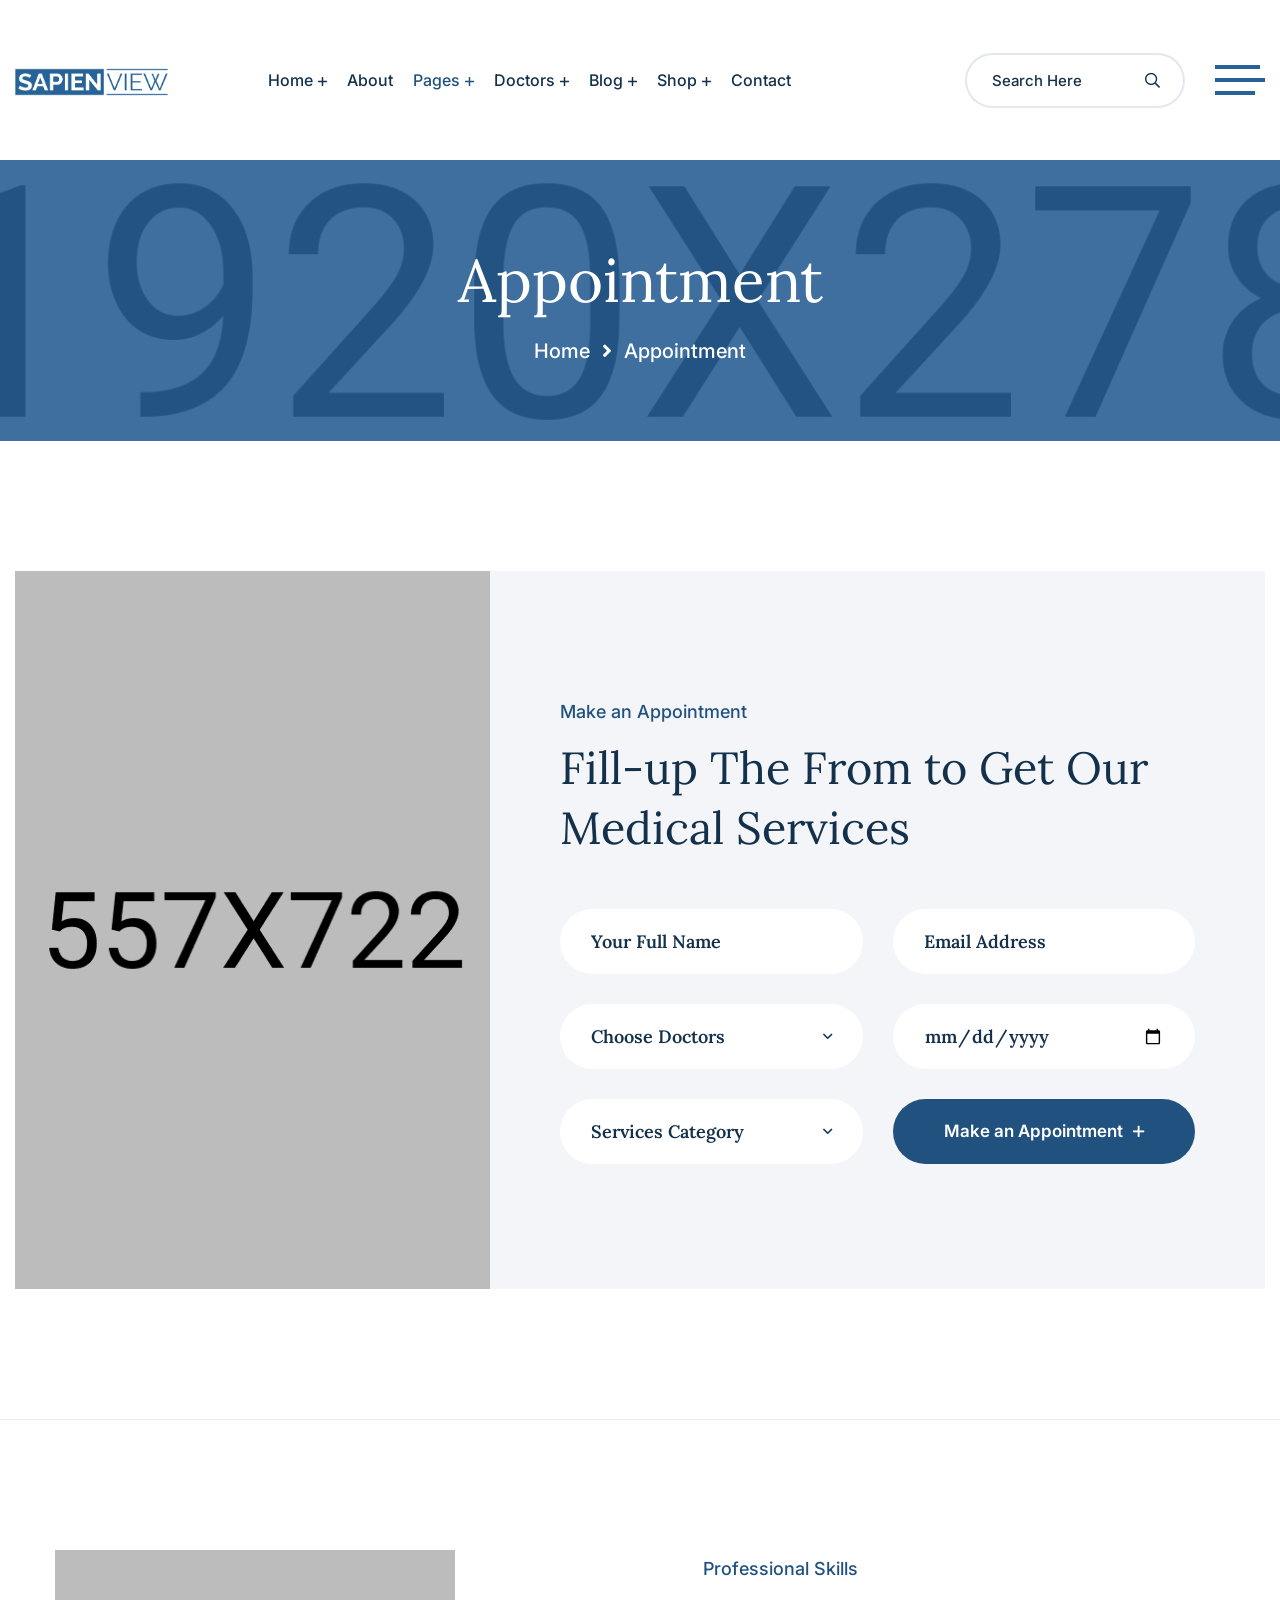
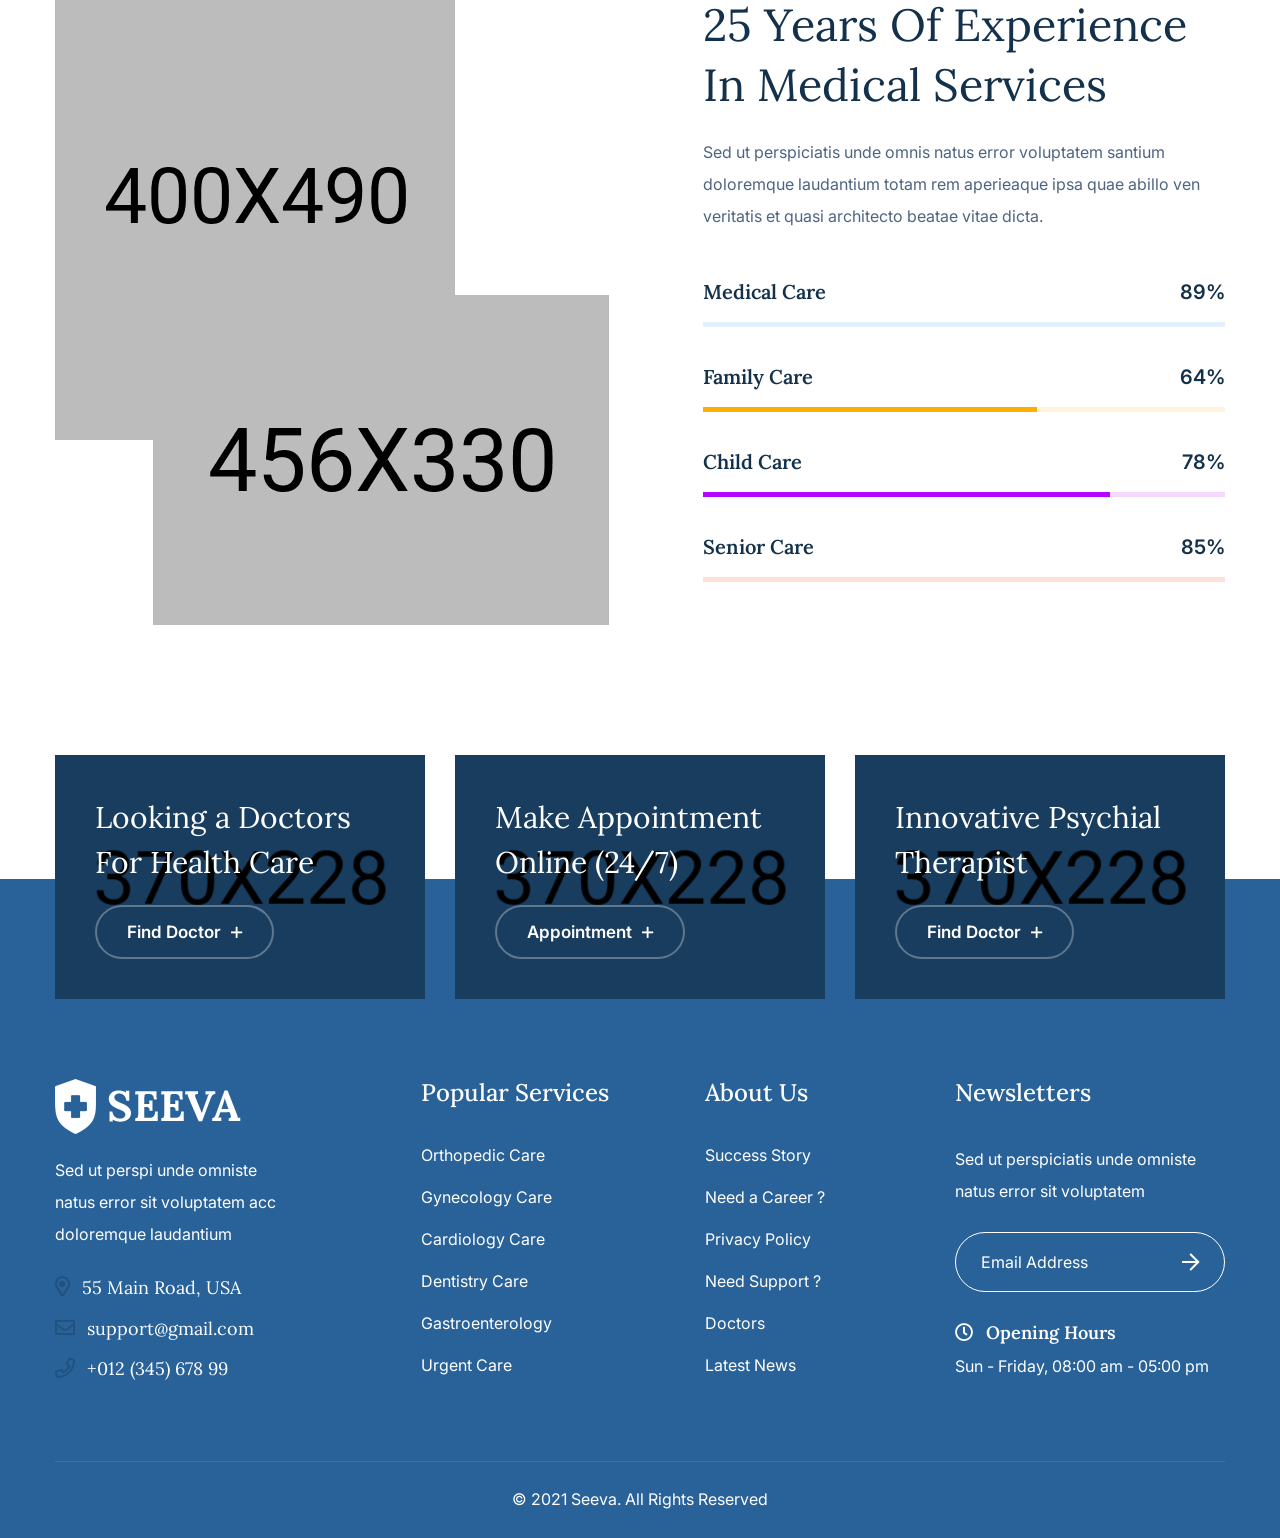
<file: appointments.html>
<!DOCTYPE html>
<html lang="zxx">

<head>
    <meta charset="UTF-8">
    <meta http-equiv="X-UA-Compatible" content="IE=edge">
    <meta name="viewport" content="width=device-width, initial-scale=1.0">
    <title>Seeva - Medical and Dental HTML Template || Appointment</title>

    <!--====== Favicon Icon ======-->
    <link rel="shortcut icon" href="assets/img/favicon.ico" type="img/png" />
    <!--====== Animate Css ======-->
    <link rel="stylesheet" href="assets/css/animate.min.css" />
    <!--====== Bootstrap css ======-->
    <link rel="stylesheet" href="assets/css/bootstrap.min.css" />
    <!--====== Slick Slider ======-->
    <link rel="stylesheet" href="assets/css/slick.min.css" />
    <!--====== Nice Select ======-->
    <link rel="stylesheet" href="assets/css/nice-select.min.css" />
    <!--====== Magnific Popup ======-->
    <link rel="stylesheet" href="assets/css/magnific-popup.min.css" />
    <!--====== Font Awesome ======-->
    <link rel="stylesheet" href="assets/fonts/fontawesome/css/all.min.css" />
    <!--====== Flaticon ======-->
    <link rel="stylesheet" href="assets/fonts/flaticon/css/flaticon.css" />
    <!--====== Main Css ======-->
    <link rel="stylesheet" href="assets/css/style.css" />
</head>

<body>
    <!--====== Start Preloader ======-->
    <div id="preloader">
        <div id="loading-center">
            <div id="object"></div>
        </div>
    </div>
    <!--====== End Preloader ======-->

    <!--====== Start Template Header ======-->
    <header class="template-header sticky-header header-one">
        <div class="container-fluid container-1400">
            <div class="header-navigation">
                <div class="header-left">
                    <div class="site-logo">
                        <a href="index.html">
                            <img src="assets/img/logo.png" alt="Seeva">
                        </a>
                    </div>
                    <nav class="site-menu menu-gap-left d-none d-xl-block">
                        <ul class="primary-menu">
                            <li>
                                <a href="index.html">Home</a>
                                <ul class="sub-menu">
                                    <li><a href="index.html">Home One</a></li>
                                    <li><a href="index-two.html">Home Two</a></li>
                                    <li><a href="index-three.html">Home Three</a></li>
                                    <li><a href="index-four.html">Home Four</a></li>
                                    <li><a href="index-five.html">Home Five</a></li>
                                </ul>
                            </li>
                            <li><a href="about.html">About</a></li>
                            <li class="active">
                                <a href="#">Pages</a>
                                <ul class="sub-menu">
                                    <li>
                                        <a href="service.html">Services</a>
                                        <ul class="sub-menu">
                                            <li><a href="service.html">Service One</a></li>
                                            <li><a href="service-two.html">Service Two</a></li>
                                            <li><a href="service-details.html">Service Details</a></li>
                                        </ul>
                                    </li>
                                    <li><a href="pricing.html">Pricing Plan</a></li>
                                    <li><a href="faq.html">Help & FAQ</a></li>
                                    <li><a href="gallery.html">Our Gallery</a></li>
                                    <li><a href="appointments.html">Appointment</a></li>
                                </ul>
                            </li>
                            <li>
                                <a href="doctors.html">Doctors</a>
                                <ul class="sub-menu">
                                    <li><a href="doctor-details.html">Doctor Details</a></li>
                                </ul>
                            </li>
                            <li>
                                <a href="blog-standard.html">Blog</a>
                                <ul class="sub-menu">
                                    <li><a href="blog-details.html">Blog Details</a></li>
                                </ul>
                            </li>
                            <li>
                                <a href="shop.html">Shop</a>
                                <ul class="sub-menu">
                                    <li><a href="product-details.html">Shop Details</a></li>
                                </ul>
                            </li>
                            <li><a href="contact.html">Contact</a></li>
                        </ul>
                    </nav>
                </div>
                <div class="header-right">
                    <ul class="extra-icons">
                        <li class="d-none d-sm-block">
                            <div class="header-search-area">
                                <form action="#">
                                    <input type="search" placeholder="Search Here">
                                    <button type="submit"><i class="far fa-search"></i></button>
                                </form>
                            </div>
                        </li>
                        <li class="d-none d-xl-block">
                            <div class="off-canvas-btn style-two">
                                <span></span>
                            </div>
                        </li>
                        <li class="d-xl-none">
                            <a href="#" class="navbar-toggler">
                                <span></span>
                                <span></span>
                                <span></span>
                            </a>
                        </li>
                    </ul>
                </div>
            </div>
        </div>

        <!-- Start Off Canvas -->
        <div class="slide-panel off-canvas-panel">
            <div class="panel-overlay"></div>
            <div class="panel-inner">
                <div class="canvas-logo">
                    <img src="assets/img/logo.png" alt="">
                </div>
                <div class="about-us">
                    <h5 class="canvas-widget-title">About Us</h5>
                    <p>
                        Sed perspiciatis unde omnis iste natus error voluptatem accusantium doloremque laudantium totam rem aperams eaque ipsa quae abillo.
                    </p>
                </div>
                <div class="contact-us">
                    <h5 class="canvas-widget-title">Contact Us</h5>
                    <ul>
                        <li>
                            <i class="far fa-map-marker-alt"></i>
                            354 Oakridge, Camden NJ 08102 - USA
                        </li>
                        <li>
                            <i class="far fa-envelope-open"></i>
                            <a href="mailto:support@qolle.com">support@seeva.com</a>
                            <a href="mailto:info@qolle.com">info@seeva.com</a>
                        </li>
                        <li>
                            <i class="far fa-phone"></i>
                            <a href="tel:+01234567899">+012 (345) 678 99</a><br>
                            <a href="tel:+8563214">+8563214</a>
                        </li>
                    </ul>
                </div>
                <a href="#" class="panel-close">
                    <i class="fal fa-times"></i>
                </a>
            </div>
        </div>
        <!-- End Off Canvas -->

        <!-- Start Mobile Panel -->
        <div class="slide-panel mobile-slide-panel">
            <div class="panel-overlay"></div>
            <div class="panel-inner">
                <div class="panel-logo">
                    <img src="assets/img/logo.png" alt="">
                </div>
                <nav class="mobile-menu">
                    <ul class="primary-menu">
                        <li>
                            <a href="index.html">Home</a>
                            <ul class="sub-menu">
                                <li><a href="index.html">Home One</a></li>
                                <li><a href="index-two.html">Home Two</a></li>
                                <li><a href="index-three.html">Home Three</a></li>
                                <li><a href="index-four.html">Home Four</a></li>
                                <li><a href="index-five.html">Home Five</a></li>
                            </ul>
                        </li>
                        <li><a href="about.html">About</a></li>
                        <li class="active">
                            <a href="#">Pages</a>
                            <ul class="sub-menu">
                                <li>
                                    <a href="service.html">Services</a>
                                    <ul class="sub-menu">
                                        <li><a href="service.html">Service One</a></li>
                                        <li><a href="service-two.html">Service Two</a></li>
                                        <li><a href="service-details.html">Service Details</a></li>
                                    </ul>
                                </li>
                                <li><a href="pricing.html">Pricing Plan</a></li>
                                <li><a href="faq.html">Help & FAQ</a></li>
                                <li><a href="gallery.html">Our Gallery</a></li>
                                <li><a href="appointments.html">Appointment</a></li>
                            </ul>
                        </li>
                        <li>
                            <a href="doctors.html">Doctors</a>
                            <ul class="sub-menu">
                                <li><a href="doctor-details.html">Doctor Details</a></li>
                            </ul>
                        </li>
                        <li>
                            <a href="blog-standard.html">Blog</a>
                            <ul class="sub-menu">
                                <li><a href="blog-details.html">Blog Details</a></li>
                            </ul>
                        </li>
                        <li>
                            <a href="shop.html">Shop</a>
                            <ul class="sub-menu">
                                <li><a href="product-details.html">Shop Details</a></li>
                            </ul>
                        </li>
                        <li><a href="contact.html">Contact</a></li>
                    </ul>
                </nav>
                <a href="#" class="panel-close">
                    <i class="fal fa-times"></i>
                </a>
            </div>
        </div>
        <!-- Start Mobile Panel -->
    </header>
    <!--====== End Template Header ======-->

    <!--====== Page Title Start ======-->
    <section class="page-title-area page-title-bg" style="background-image: url(assets/img/section-bg/page-title.jpg);">
        <div class="container">
            <h1 class="page-title">Appointment</h1>

            <ul class="breadcrumb-nav">
                <li><a href="#">Home</a></li>
                <li><i class="fas fa-angle-right"></i></li>
                <li>Appointment</li>
            </ul>
        </div>
    </section>
    <!--====== Page Title End ======-->

    <!--====== Appointment Section Start ======-->
    <section class="appointment-section section-gap">
        <div class="container container-1500">
            <div class="appointment-form-two style-two">
                <div class="appointment-image" style="background-image: url(assets/img/appointment/03.jpg);">
                </div>
                <div class="form-wrap">
                    <div class="section-heading mb-50">
                        <span class="tagline">Make an Appointment</span>
                        <h2 class="title">Fill-up The From to Get Our Medical Services </h2>
                    </div>
                    <form action="#">
                        <div class="row">
                            <div class="col-md-6">
                                <div class="input-field">
                                    <input type="text" placeholder="Your Full Name">
                                </div>
                            </div>
                            <div class="col-md-6">
                                <div class="input-field">
                                    <input type="email" placeholder="Email Address">
                                </div>
                            </div>
                            <div class="col-md-6">
                                <div class="input-field">
                                    <select>
                                        <option value="1" selected disabled>Choose Doctors</option>
                                        <option value="2">Doctor One</option>
                                        <option value="3">Doctor Two</option>
                                        <option value="4">Doctor Three</option>
                                        <option value="5">Doctor Four</option>
                                    </select>
                                </div>
                            </div>
                            <div class="col-md-6">
                                <div class="input-field">
                                    <input type="date">
                                </div>
                            </div>
                            <div class="col-md-6">
                                <div class="input-field">
                                    <select>
                                        <option value="1" selected disabled>Services Category</option>
                                        <option value="2">Service One</option>
                                        <option value="3">Service Two</option>
                                        <option value="4">Service Three</option>
                                        <option value="5">Service Four</option>
                                    </select>
                                </div>
                            </div>
                            <div class="col-md-6">
                                <div class="input-field">
                                    <button type="submit" class="template-btn">
                                        Make an Appointment <i class="far fa-plus"></i>
                                    </button>
                                </div>
                            </div>
                        </div>
                    </form>
                </div>
            </div>
        </div>
    </section>
    <!--====== Appointment Section End ======-->

    <!--====== Skill Section Start ======-->
    <section class="skill-section section-gap border-top-primary">
        <div class="container">
            <div class="row justify-content-center justify-content-lg-between align-items-center">
                <div class="col-lg-6 col-md-10">
                    <div class="tile-gallery-two pr-lg-3">
                        <div class="image-one">
                            <img src="assets/img/tile-gallery/04.jpg" alt="Image">
                        </div>
                        <div class="image-two text-right wow fadeInUp" data-wow-delay="0.3s">
                            <img src="assets/img/tile-gallery/05.jpg" alt="Image">
                        </div>
                    </div>
                </div>
                <div class="col-lg-6 col-md-9">
                    <div class="skill-content pl-xl-5 mt-md-50">
                        <div class="section-heading mb-20">
                            <span class="tagline">Professional Skills</span>
                            <h2 class="title">
                                25 Years Of Experience In Medical Services
                            </h2>
                        </div>
                        <p>
                            Sed ut perspiciatis unde omnis natus error voluptatem santium doloremque laudantium totam rem aperieaque ipsa quae abillo ven veritatis et quasi architecto beatae vitae dicta.
                        </p>
                        <div class="skills-items mt-50 wow fadeInUp" data-wow-delay="0.3s">
                            <div class="progress-bar-wrapper mb-40" data-percentage="89" data-line-color="#499afa" data-line-bg="#e4f0fe">
                                <div class="progress-title-wrap">
                                    <h5 class="progress-title">Medical Care</h5>
                                    <span class="progress-percentage">89%</span>
                                </div>
                                <div class="progress-line-wrap">
                                    <div class="progress-line"></div>
                                </div>
                            </div>
                            <div class="progress-bar-wrapper mb-40" data-percentage="64" data-line-color="#ffae00" data-line-bg="#fff3d9">
                                <div class="progress-title-wrap">
                                    <h5 class="progress-title">Family Care</h5>
                                    <span class="progress-percentage">64%</span>
                                </div>
                                <div class="progress-line-wrap">
                                    <div class="progress-line"></div>
                                </div>
                            </div>
                            <div class="progress-bar-wrapper mb-40" data-percentage="78" data-line-color="#b505ff" data-line-bg="#f4daff">
                                <div class="progress-title-wrap">
                                    <h5 class="progress-title">Child Care</h5>
                                    <span class="progress-percentage">78%</span>
                                </div>
                                <div class="progress-line-wrap">
                                    <div class="progress-line"></div>
                                </div>
                            </div>
                            <div class="progress-bar-wrapper mb-40" data-percentage="85" data-line-color="#ff3000" data-line-bg="#ffe0d9">
                                <div class="progress-title-wrap">
                                    <h5 class="progress-title">Senior Care</h5>
                                    <span class="progress-percentage">85%</span>
                                </div>
                                <div class="progress-line-wrap">
                                    <div class="progress-line"></div>
                                </div>
                            </div>
                        </div>
                    </div>
                </div>
            </div>
        </div>
    </section>
    <!--====== Skill Section End ======-->

    <!--====== Back to Top Start ======-->
    <a class="back-to-top" href="#">
        <i class="far fa-angle-up"></i>
     </a>
    <!--====== Back to Top End ======-->

    <!--====== Start Template Footer ======-->
    <footer class="template-footer template-footer-white have-cta-boxes-two">
        <div class="cta-boxes-wrapper">
            <div class="container">
                <div class="row justify-content-center">
                    <div class="col-lg-4 col-md-6">
                        <div class="cta-boxed-two bg-color-secondary bg-size-cover blend-mode-multiply mb-30" style="background-image: url(assets/img/cta-img/cta-boxed-2-1.jpg);">
                            <h2 class="cta-title">Looking a Doctors  For Health Care</h2>
                            <a href="#" class="template-btn template-btn-bordered">Find Doctor <i class="far fa-plus"></i></a>
                        </div>
                    </div>
                    <div class="col-lg-4 col-md-6">
                        <div class="cta-boxed-two bg-color-secondary bg-size-cover blend-mode-multiply mb-30" style="background-image: url(assets/img/cta-img/cta-boxed-2-2.jpg);">
                            <h2 class="cta-title">Make Appointment  Online (24/7)</h2>
                            <a href="#" class="template-btn template-btn-bordered">Appointment <i class="far fa-plus"></i></a>
                        </div>
                    </div>
                    <div class="col-lg-4 col-md-8">
                        <div class="cta-boxed-two bg-color-secondary bg-size-cover blend-mode-multiply mb-30" style="background-image: url(assets/img/cta-img/cta-boxed-2-3.jpg);">
                            <h2 class="cta-title">Innovative Psychial Therapist</h2>
                            <a href="#" class="template-btn template-btn-bordered">Find Doctor <i class="far fa-plus"></i></a>
                        </div>
                    </div>
                </div>
            </div>
        </div>
        <div class="footer-inner bg-color-primary">
            <div class="container">
                <div class="footer-widgets">
                    <div class="row">
                        <div class="col-lg-3 col-md-8">
                            <div class="widget text-widget">
                                <div class="footer-logo">
                                    <img src="assets/img/logo-white.png" alt="Medibo">
                                </div>
                                <p>
                                    Sed ut perspi unde omniste natus error sit voluptatem acc doloremque laudantium
                                </p>
                                <ul class="contact-list">
                                    <li>
                                        <a href="https://goo.gl/maps/inpkL6wUZqMR3opX7"><i class="far fa-map-marker-alt"></i>55 Main Road, USA</a>
                                    </li>
                                    <li>
                                        <a href="mailto:support@gmail.com"><i class="far fa-envelope"></i>support@gmail.com</a>
                                    </li>
                                    <li>
                                        <a href="tel:01267899"><i class="far fa-phone"></i>+012 (345) 678 99</a>
                                    </li>
                                </ul>
                            </div>
                        </div>
                        <div class="col-lg-6">
                            <div class="row justify-content-center">
                                <div class="col-xl-5 col-sm-6">
                                    <div class="d-flex justify-content-lg-center">
                                        <div class="widget nav-widget">
                                            <h4 class="widget-title">Popular Services</h4>
                                            <ul class="nav-links">
                                                <li><a href="#">Orthopedic Care</a></li>
                                                <li><a href="#">Gynecology Care</a></li>
                                                <li><a href="#">Cardiology Care</a></li>
                                                <li><a href="#">Dentistry Care</a></li>
                                                <li><a href="#">Gastroenterology</a></li>
                                                <li><a href="#">Urgent Care</a></li>
                                            </ul>
                                        </div>
                                    </div>
                                </div>
                                <div class="col-xl-5 col-sm-6">
                                    <div class="d-flex justify-content-lg-center">
                                        <div class="widget nav-widget">
                                            <h4 class="widget-title">About Us</h4>
                                            <ul class="nav-links">
                                                <li><a href="#">Success Story</a></li>
                                                <li><a href="#">Need a Career ?</a></li>
                                                <li><a href="#">Privacy Policy</a></li>
                                                <li><a href="#">Need Support ?</a></li>
                                                <li><a href="#">Doctors</a></li>
                                                <li><a href="#">Latest News</a></li>
                                            </ul>
                                        </div>
                                    </div>
                                </div>
                            </div>
                        </div>
                        <div class="col-lg-3 col-md-10">
                            <div class="widget newsletters-widget">
                                <h4 class="widget-title">Newsletters</h4>
                                <p>
                                    Sed ut perspiciatis unde omniste <br> natus error sit voluptatem
                                </p>
                                <form action="#" class="newsletters-form">
                                    <input type="email" placeholder="Email Address">
                                    <button type="submit"><i class="far fa-arrow-right"></i></button>
                                </form>

                                <div class="opening-notice mt-30">
                                    <h6><i class="far fa-clock"></i> Opening Hours</h6>
                                    <p>Sun - Friday, 08:00 am - 05:00 pm</p>
                                </div>
                            </div>
                        </div>
                    </div>
                </div>
                <div class="copyright-area">
                    <p>© 2021 <a href="#">Seeva</a>. All Rights Reserved</p>
                </div>
            </div>
        </div>
    </footer>
    <!--====== End Template Footer ======-->

    <!--====== Jquery ======-->
    <script src="assets/js/jquery-3.6.0.min.js"></script>
    <!--====== Bootstrap ======-->
    <script src="assets/js/bootstrap.min.js"></script>
    <!--====== Slick slider ======-->
    <script src="assets/js/slick.min.js"></script>
    <!--====== Isotope ======-->
    <script src="assets/js/isotope.pkgd.min.js"></script>
    <!--====== Images loaded ======-->
    <script src="assets/js/imagesloaded.pkgd.min.js"></script>
    <!--====== In-view ======-->
    <script src="assets/js/jquery.inview.min.js"></script>
    <!--====== Nice Select ======-->
    <script src="assets/js/jquery.nice-select.min.js"></script>
    <!--====== Magnific Popup ======-->
    <script src="assets/js/magnific-popup.min.js"></script>
    <!--====== WOW Js ======-->
    <script src="assets/js/wow.min.js"></script>
    <!--====== Main JS ======-->
    <script src="assets/js/main.js"></script>
</body>

</html>
</file>
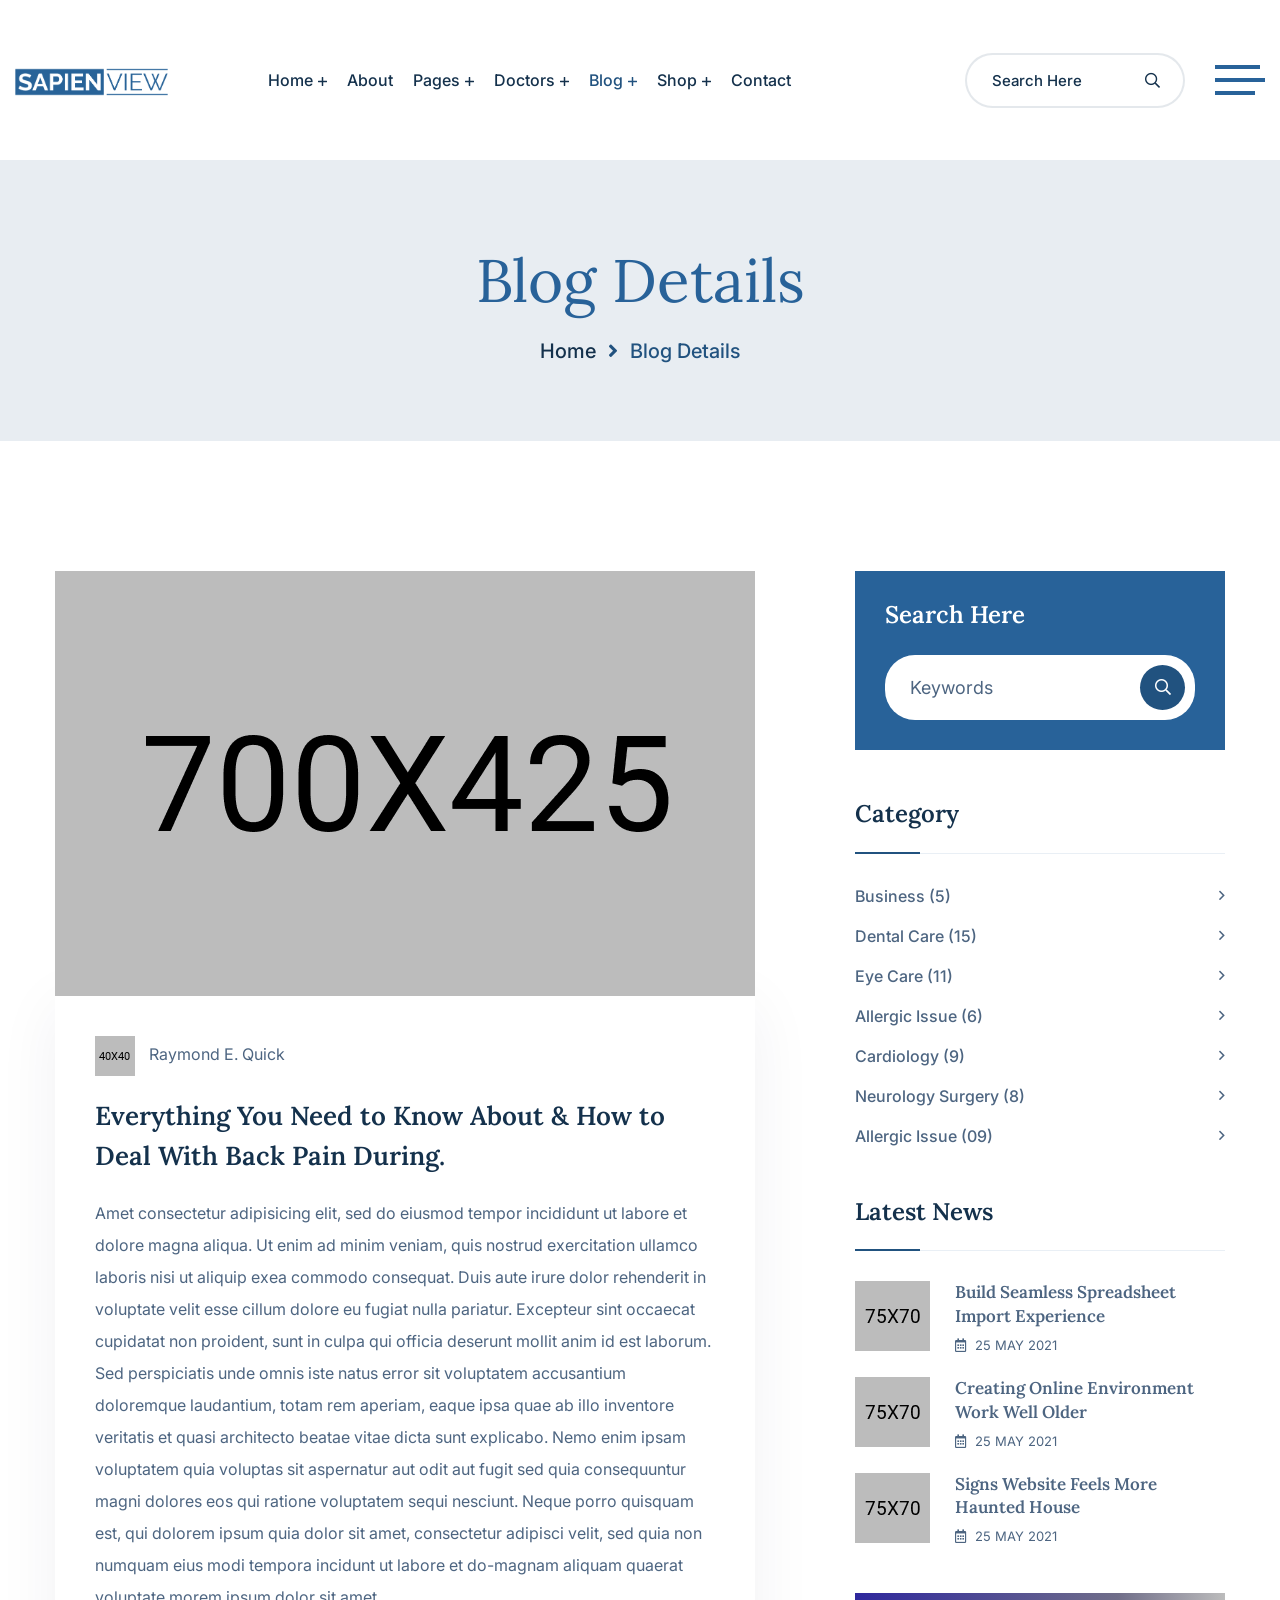
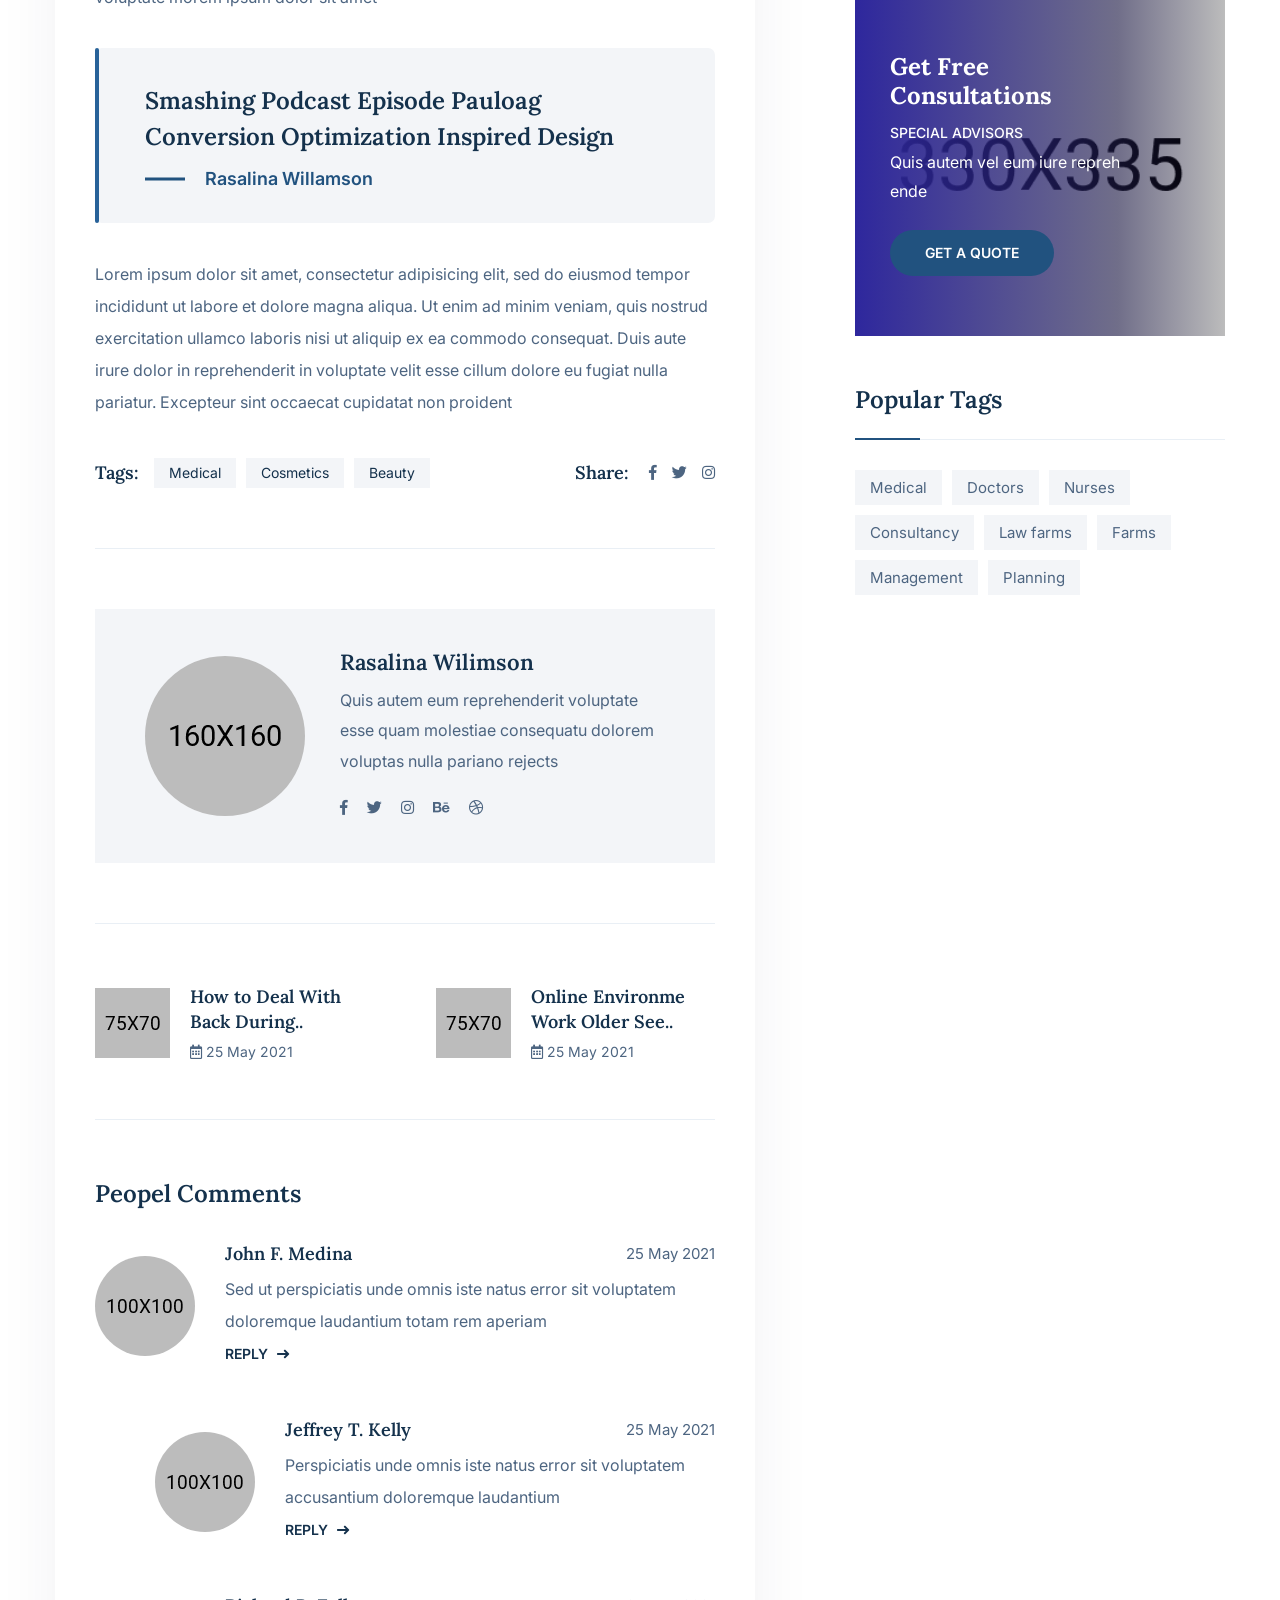
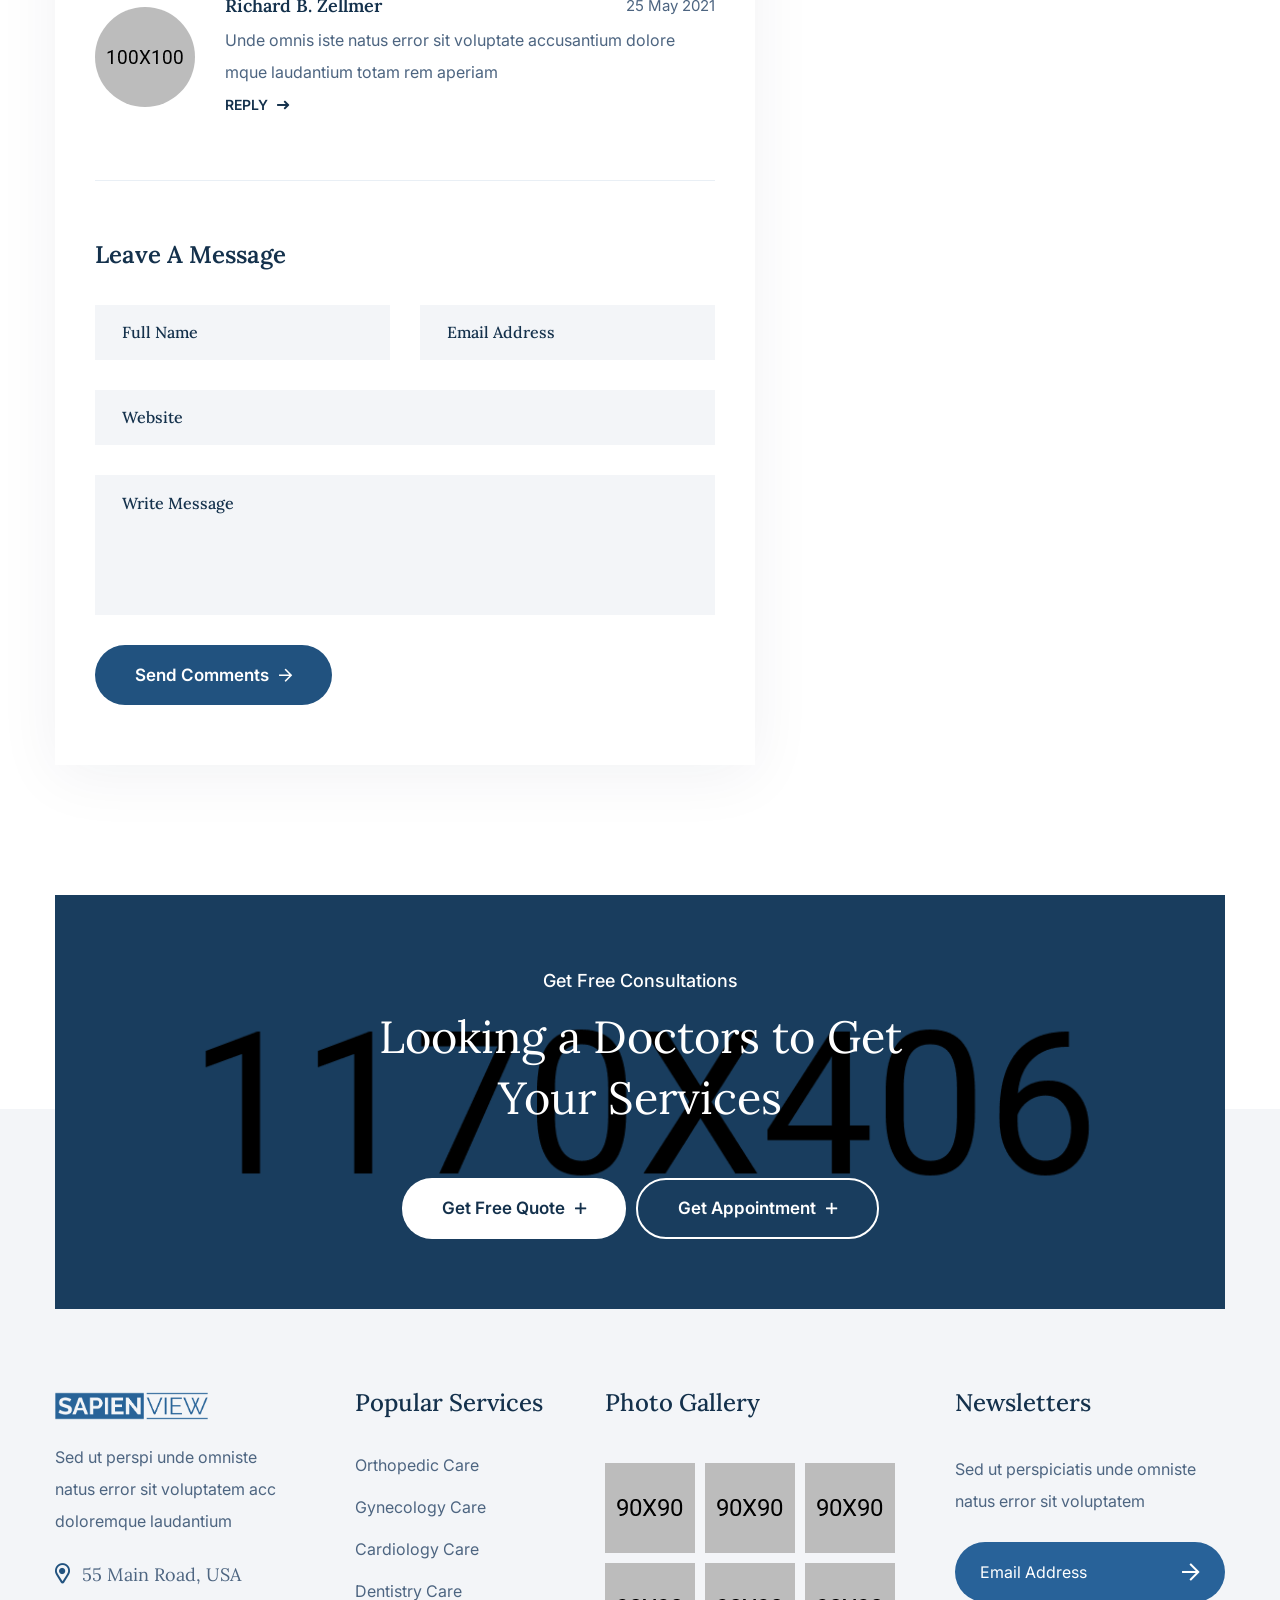
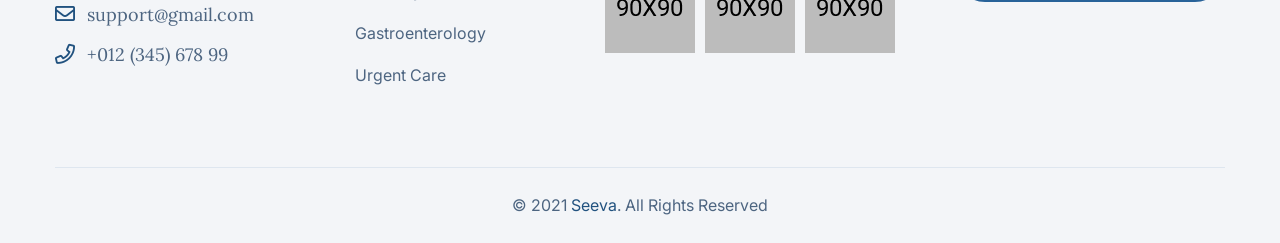
<file: blog-details.html>
<!DOCTYPE html>
<html lang="zxx">

<head>
    <meta charset="UTF-8">
    <meta http-equiv="X-UA-Compatible" content="IE=edge">
    <meta name="viewport" content="width=device-width, initial-scale=1.0">
    <title>Seeva - Medical and Dental HTML Template || Blog Details</title>

    <!--====== Favicon Icon ======-->
    <link rel="shortcut icon" href="assets/img/favicon.ico" type="img/png" />
    <!--====== Animate Css ======-->
    <link rel="stylesheet" href="assets/css/animate.min.css" />
    <!--====== Bootstrap css ======-->
    <link rel="stylesheet" href="assets/css/bootstrap.min.css" />
    <!--====== Slick Slider ======-->
    <link rel="stylesheet" href="assets/css/slick.min.css" />
    <!--====== Nice Select ======-->
    <link rel="stylesheet" href="assets/css/nice-select.min.css" />
    <!--====== Magnific Popup ======-->
    <link rel="stylesheet" href="assets/css/magnific-popup.min.css" />
    <!--====== Font Awesome ======-->
    <link rel="stylesheet" href="assets/fonts/fontawesome/css/all.min.css" />
    <!--====== Flaticon ======-->
    <link rel="stylesheet" href="assets/fonts/flaticon/css/flaticon.css" />
    <!--====== Main Css ======-->
    <link rel="stylesheet" href="assets/css/style.css" />
</head>

<body>
    <!--====== Start Preloader ======-->
    <div id="preloader">
        <div id="loading-center">
            <div id="object"></div>
        </div>
    </div>
    <!--====== End Preloader ======-->

    <!--====== Start Template Header ======-->
    <header class="template-header sticky-header header-one">
        <div class="container-fluid container-1400">
            <div class="header-navigation">
                <div class="header-left">
                    <div class="site-logo">
                        <a href="index.html">
                            <img src="assets/img/logo.png" alt="Seeva">
                        </a>
                    </div>
                    <nav class="site-menu menu-gap-left d-none d-xl-block">
                        <ul class="primary-menu">
                            <li>
                                <a href="index.html">Home</a>
                                <ul class="sub-menu">
                                    <li><a href="index.html">Home One</a></li>
                                    <li><a href="index-two.html">Home Two</a></li>
                                    <li><a href="index-three.html">Home Three</a></li>
                                    <li><a href="index-four.html">Home Four</a></li>
                                    <li><a href="index-five.html">Home Five</a></li>
                                </ul>
                            </li>
                            <li><a href="about.html">About</a></li>
                            <li>
                                <a href="#">Pages</a>
                                <ul class="sub-menu">
                                    <li>
                                        <a href="service.html">Services</a>
                                        <ul class="sub-menu">
                                            <li><a href="service.html">Service One</a></li>
                                            <li><a href="service-two.html">Service Two</a></li>
                                            <li><a href="service-details.html">Service Details</a></li>
                                        </ul>
                                    </li>
                                    <li><a href="pricing.html">Pricing Plan</a></li>
                                    <li><a href="faq.html">Help & FAQ</a></li>
                                    <li><a href="gallery.html">Our Gallery</a></li>
                                    <li><a href="appointments.html">Appointment</a></li>
                                </ul>
                            </li>
                            <li>
                                <a href="doctors.html">Doctors</a>
                                <ul class="sub-menu">
                                    <li><a href="doctor-details.html">Doctor Details</a></li>
                                </ul>
                            </li>
                            <li class="active">
                                <a href="blog-standard.html">Blog</a>
                                <ul class="sub-menu">
                                    <li><a href="blog-details.html">Blog Details</a></li>
                                </ul>
                            </li>
                            <li>
                                <a href="shop.html">Shop</a>
                                <ul class="sub-menu">
                                    <li><a href="product-details.html">Shop Details</a></li>
                                </ul>
                            </li>
                            <li><a href="contact.html">Contact</a></li>
                        </ul>
                    </nav>
                </div>
                <div class="header-right">
                    <ul class="extra-icons">
                        <li class="d-none d-sm-block">
                            <div class="header-search-area">
                                <form action="#">
                                    <input type="search" placeholder="Search Here">
                                    <button type="submit"><i class="far fa-search"></i></button>
                                </form>
                            </div>
                        </li>
                        <li class="d-none d-xl-block">
                            <div class="off-canvas-btn style-two">
                                <span></span>
                            </div>
                        </li>
                        <li class="d-xl-none">
                            <a href="#" class="navbar-toggler">
                                <span></span>
                                <span></span>
                                <span></span>
                            </a>
                        </li>
                    </ul>
                </div>
            </div>
        </div>

        <!-- Start Off Canvas -->
        <div class="slide-panel off-canvas-panel">
            <div class="panel-overlay"></div>
            <div class="panel-inner">
                <div class="canvas-logo">
                    <img src="assets/img/logo.png" alt="">
                </div>
                <div class="about-us">
                    <h5 class="canvas-widget-title">About Us</h5>
                    <p>
                        Sed perspiciatis unde omnis iste natus error voluptatem accusantium doloremque laudantium totam rem aperams eaque ipsa quae abillo.
                    </p>
                </div>
                <div class="contact-us">
                    <h5 class="canvas-widget-title">Contact Us</h5>
                    <ul>
                        <li>
                            <i class="far fa-map-marker-alt"></i>
                            354 Oakridge, Camden NJ 08102 - USA
                        </li>
                        <li>
                            <i class="far fa-envelope-open"></i>
                            <a href="mailto:support@qolle.com">support@seeva.com</a>
                            <a href="mailto:info@qolle.com">info@seeva.com</a>
                        </li>
                        <li>
                            <i class="far fa-phone"></i>
                            <a href="tel:+01234567899">+012 (345) 678 99</a><br>
                            <a href="tel:+8563214">+8563214</a>
                        </li>
                    </ul>
                </div>
                <a href="#" class="panel-close">
                    <i class="fal fa-times"></i>
                </a>
            </div>
        </div>
        <!-- End Off Canvas -->

        <!-- Start Mobile Panel -->
        <div class="slide-panel mobile-slide-panel">
            <div class="panel-overlay"></div>
            <div class="panel-inner">
                <div class="panel-logo">
                    <img src="assets/img/logo.png" alt="">
                </div>
                <nav class="mobile-menu">
                    <ul class="primary-menu">
                        <li>
                            <a href="index.html">Home</a>
                            <ul class="sub-menu">
                                <li><a href="index.html">Home One</a></li>
                                <li><a href="index-two.html">Home Two</a></li>
                                <li><a href="index-three.html">Home Three</a></li>
                                <li><a href="index-four.html">Home Four</a></li>
                                <li><a href="index-five.html">Home Five</a></li>
                            </ul>
                        </li>
                        <li><a href="about.html">About</a></li>
                        <li>
                            <a href="#">Pages</a>
                            <ul class="sub-menu">
                                <li>
                                    <a href="service.html">Services</a>
                                    <ul class="sub-menu">
                                        <li><a href="service.html">Service One</a></li>
                                        <li><a href="service-two.html">Service Two</a></li>
                                        <li><a href="service-details.html">Service Details</a></li>
                                    </ul>
                                </li>
                                <li><a href="pricing.html">Pricing Plan</a></li>
                                <li><a href="faq.html">Help & FAQ</a></li>
                                <li><a href="gallery.html">Our Gallery</a></li>
                                <li><a href="appointments.html">Appointment</a></li>
                            </ul>
                        </li>
                        <li>
                            <a href="doctors.html">Doctors</a>
                            <ul class="sub-menu">
                                <li><a href="doctor-details.html">Doctor Details</a></li>
                            </ul>
                        </li>
                        <li class="active">
                            <a href="blog-standard.html">Blog</a>
                            <ul class="sub-menu">
                                <li><a href="blog-details.html">Blog Details</a></li>
                            </ul>
                        </li>
                        <li>
                            <a href="shop.html">Shop</a>
                            <ul class="sub-menu">
                                <li><a href="product-details.html">Shop Details</a></li>
                            </ul>
                        </li>
                        <li><a href="contact.html">Contact</a></li>
                    </ul>
                </nav>
                <a href="#" class="panel-close">
                    <i class="fal fa-times"></i>
                </a>
            </div>
        </div>
        <!-- Start Mobile Panel -->
    </header>
    <!--====== End Template Header ======-->

    <!--====== Page Title Start ======-->
    <section class="page-title-area">
        <div class="container">
            <h1 class="page-title">Blog Details</h1>

            <ul class="breadcrumb-nav">
                <li><a href="#">Home</a></li>
                <li><i class="fas fa-angle-right"></i></li>
                <li>Blog Details</li>
            </ul>
        </div>
    </section>
    <!--====== Page Title End ======-->

    <!--====== Blog Standard Start ======-->
    <section class="blog-area section-gap">
        <div class="container">
            <div class="row">
                <div class="col-lg-8">
                    <div class="blog-details-wrapper">
                        <div class="post-thumbnail">
                            <img src="assets/img/blog/01.jpg" alt="Image">
                        </div>
                        <div class="blog-details-inner">
                            <div class="post-content">
                                <a href="#" class="post-author">
                                    <img src="assets/img/blog/user.png" alt="User">
                                    Raymond E. Quick
                                </a>
                                <h3 class="post-title">
                                    <a href="blog-details.html">Everything You Need to Know About & How to Deal With Back Pain During.</a>
                                </h3>
                                <p>
                                    Amet consectetur adipisicing elit, sed do eiusmod tempor incididunt ut labore et dolore magna aliqua. Ut enim ad minim veniam, quis nostrud exercitation ullamco laboris nisi ut aliquip exea commodo consequat. Duis aute irure dolor rehenderit in voluptate velit esse cillum dolore eu fugiat nulla pariatur. Excepteur sint occaecat cupidatat non proident, sunt in culpa qui officia deserunt mollit anim id est laborum. Sed perspiciatis unde omnis iste natus error sit voluptatem accusantium doloremque laudantium, totam rem aperiam, eaque ipsa quae ab illo inventore veritatis et quasi architecto beatae vitae dicta sunt explicabo. Nemo enim ipsam voluptatem quia voluptas sit aspernatur aut odit aut fugit sed quia consequuntur magni dolores eos qui ratione voluptatem sequi nesciunt. Neque porro quisquam est, qui dolorem ipsum quia dolor sit amet, consectetur adipisci velit, sed quia non numquam eius modi tempora incidunt ut labore et do-magnam aliquam quaerat voluptate morem ipsum dolor sit amet
                                </p>
                                <blockquote>
                                    <p>
                                        Smashing Podcast Episode Pauloag Conversion Optimization Inspired Design
                                    </p>
                                    <cite>Rasalina Willamson</cite>
                                </blockquote>
                                <p>
                                    Lorem ipsum dolor sit amet, consectetur adipisicing elit, sed do eiusmod tempor incididunt ut labore et dolore magna aliqua. Ut enim ad minim veniam, quis nostrud exercitation ullamco laboris nisi ut aliquip ex ea commodo consequat. Duis aute irure dolor in reprehenderit in voluptate velit esse cillum dolore eu fugiat nulla pariatur. Excepteur sint occaecat cupidatat non proident
                                </p>
                            </div>
                            <div class="post-footer">
                                <ul class="related-tags">
                                    <li class="title">Tags:</li>
                                    <li><a href="#">Medical</a></li>
                                    <li><a href="#">Cosmetics</a></li>
                                    <li><a href="#">Beauty</a></li>
                                </ul>
                                <ul class="post-share">
                                    <li class="title">Share:</li>
                                    <li><a href="#"><i class="fab fa-facebook-f"></i></a></li>
                                    <li><a href="#"><i class="fab fa-twitter"></i></a></li>
                                    <li><a href="#"><i class="fab fa-instagram"></i></a></li>
                                </ul>
                            </div>
                            <div class="details-line"></div>
                            <div class="post-author-box">
                                <div class="author-photo">
                                    <img src="assets/img/blog/post-author.jpg" alt="Image">
                                </div>
                                <div class="author-info">
                                    <h4 class="name"><a href="#">Rasalina Wilimson</a></h4>
                                    <p>
                                        Quis autem eum reprehenderit voluptate esse quam molestiae consequatu dolorem voluptas nulla pariano rejects
                                    </p>
                                    <ul class="social-icon">
                                        <li><a href="#"><i class="fab fa-facebook-f"></i></a></li>
                                        <li><a href="#"><i class="fab fa-twitter"></i></a></li>
                                        <li><a href="#"><i class="fab fa-instagram"></i></a></li>
                                        <li><a href="#"><i class="fab fa-behance"></i></a></li>
                                        <li><a href="#"><i class="fab fa-dribbble"></i></a></li>
                                    </ul>
                                </div>
                            </div>
                            <div class="details-line"></div>
                            <div class="post-navigation">
                                <div class="navigation-item prev-post">
                                    <div class="thumbnail">
                                        <img src="assets/img/blog/navigation-1.jpg" alt="Image">
                                    </div>
                                    <div class="content">
                                        <h6><a href="#">How to Deal With Back During..</a></h6>
                                        <span class="date"><i class="far fa-calendar-alt"></i> 25 May 2021</span>
                                    </div>
                                </div>
                                <div class="navigation-item next-post">
                                    <div class="thumbnail">
                                        <img src="assets/img/blog/navigation-2.jpg" alt="Image">
                                    </div>
                                    <div class="content">
                                        <h6><a href="#">Online Environme Work Older See..</a></h6>
                                        <span class="date"><i class="far fa-calendar-alt"></i> 25 May 2021</span>
                                    </div>
                                </div>
                            </div>
                            <div class="details-line"></div>
                            <div class="comment-template">
                                <h4 class="template-title">Peopel Comments</h4>
                                <ul class="comment-list">
                                    <li>
                                        <div class="comment-body">
                                            <div class="comment-avatar">
                                                <img src="assets/img/blog/comment-avatar-1.jpg" alt="Avatar">
                                            </div>
                                            <div class="comment-content">
                                                <h6 class="name">John F. Medina</h6>
                                                <span class="date">25 May 2021</span>
                                                <p>
                                                    Sed ut perspiciatis unde omnis iste natus error sit voluptatem doloremque laudantium totam rem aperiam
                                                </p>
                                                <a href="#" class="reply-link">Reply <i class="fas fa-long-arrow-right"></i></a>
                                            </div>
                                        </div>
                                        <ul class="children">
                                            <li>
                                                <div class="comment-body">
                                                    <div class="comment-avatar">
                                                        <img src="assets/img/blog/comment-avatar-2.jpg" alt="Avatar">
                                                    </div>
                                                    <div class="comment-content">
                                                        <h6 class="name">Jeffrey T. Kelly</h6>
                                                        <span class="date">25 May 2021</span>
                                                        <p>
                                                            Perspiciatis unde omnis iste natus error sit voluptatem accusantium doloremque laudantium
                                                        </p>
                                                        <a href="#" class="reply-link">Reply <i class="fas fa-long-arrow-right"></i></a>
                                                    </div>
                                                </div>
                                            </li>
                                        </ul>
                                    </li>
                                    <li>
                                        <div class="comment-body">
                                            <div class="comment-avatar">
                                                <img src="assets/img/blog/comment-avatar-3.jpg" alt="Avatar">
                                            </div>
                                            <div class="comment-content">
                                                <h6 class="name">Richard B. Zellmer</h6>
                                                <span class="date">25 May 2021</span>
                                                <p>
                                                    Unde omnis iste natus error sit voluptate accusantium dolore mque laudantium totam rem aperiam
                                                </p>
                                                <a href="#" class="reply-link">Reply <i class="fas fa-long-arrow-right"></i></a>
                                            </div>
                                        </div>
                                    </li>
                                </ul>
                                <div class="details-line"></div>
                                <h4 class="template-title">Leave A Message</h4>
                                <div class="comment-form">
                                    <form action="#">
                                        <div class="row">
                                            <div class="col-md-6">
                                                <div class="input-field mb-30">
                                                    <input type="text" placeholder="Full Name">
                                                </div>
                                            </div>
                                            <div class="col-md-6">
                                                <div class="input-field mb-30">
                                                    <input type="email" placeholder="Email Address ">
                                                </div>
                                            </div>
                                            <div class="col-12">
                                                <div class="input-field mb-30">
                                                    <input type="url" placeholder="Website">
                                                </div>
                                            </div>
                                            <div class="col-12">
                                                <div class="input-field mb-30">
                                                    <textarea placeholder="Write Message"></textarea>
                                                </div>
                                            </div>
                                            <div class="col-12">
                                                <button type="submit" class="template-btn">Send Comments <i class="far fa-arrow-right"></i></button>
                                            </div>
                                        </div>
                                    </form>
                                </div>
                            </div>
                        </div>
                    </div>
                </div>
                <div class="col-lg-4">
                    <div class="primary-sidebar">
                        <div class="widget search-widget">
                            <h4 class="widget-title">Search Here</h4>
                            <form action="#" class="search-form">
                                <input type="search" placeholder="Keywords">
                                <button type="submit"><i class="far fa-search"></i></button>
                            </form>
                        </div>
                        <div class="widget category-widget">
                            <h4 class="widget-title">Category</h4>
                            <ul>
                                <li><a href="#">Business (5)</a></li>
                                <li><a href="#">Dental Care (15)</a></li>
                                <li><a href="#">Eye Care (11)</a></li>
                                <li><a href="#">Allergic Issue (6)</a></li>
                                <li><a href="#">Cardiology (9)</a></li>
                                <li><a href="#">Neurology Surgery (8)</a></li>
                                <li><a href="#">Allergic Issue (09)</a></li>
                            </ul>
                        </div>
                        <div class="widget latest-post-widget">
                            <h4 class="widget-title">Latest News</h4>
                            <div class="latest-post-loop">
                                <div class="single-post">
                                    <div class="thumbnail">
                                        <img src="assets/img/blog/post-widget-1.jpg" alt="Image">
                                    </div>
                                    <div class="content">
                                        <h6><a href="blog-details.html">Build Seamless Spreadsheet Import Experience</a></h6>
                                        <span class="date"><i class="far fa-calendar-alt"></i> 25 May 2021</span>
                                    </div>
                                </div>
                                <div class="single-post">
                                    <div class="thumbnail">
                                        <img src="assets/img/blog/post-widget-2.jpg" alt="Image">
                                    </div>
                                    <div class="content">
                                        <h6><a href="blog-details.html">Creating Online Environment Work Well Older</a></h6>
                                        <span class="date"><i class="far fa-calendar-alt"></i> 25 May 2021</span>
                                    </div>
                                </div>
                                <div class="single-post">
                                    <div class="thumbnail">
                                        <img src="assets/img/blog/post-widget-3.jpg" alt="Image">
                                    </div>
                                    <div class="content">
                                        <h6><a href="blog-details.html">Signs Website Feels More Haunted House</a></h6>
                                        <span class="date"><i class="far fa-calendar-alt"></i> 25 May 2021</span>
                                    </div>
                                </div>
                            </div>
                        </div>
                        <div class="widget cta-widget">
                            <div class="cta-content" style="background-image: url(assets/img/blog/cta-widget.jpg);">
                                <h4 class="cta-title">Get Free  Consultations</h4>
                                <span class="cta-tagline">Special advisors</span>
                                <p>Quis autem vel eum iure repreh ende</p>
                                <a href="#" class="cta-btn">Get a quote</a>
                            </div>
                        </div>
                        <div class="widget tag-cloud-widget">
                            <h4 class="widget-title">Popular Tags</h4>
                            <ul>
                                <li><a href="#">Medical</a></li>
                                <li><a href="#">Doctors</a></li>
                                <li><a href="#">Nurses</a></li>
                                <li><a href="#">Consultancy</a></li>
                                <li><a href="#">Law farms</a></li>
                                <li><a href="#">Farms</a></li>
                                <li><a href="#">Management</a></li>
                                <li><a href="#">Planning</a></li>
                            </ul>
                        </div>
                    </div>
                </div>
            </div>
        </div>
    </section>
    <!--====== Blog Standard End ======-->

    <!--====== Back to Top Start ======-->
    <a class="back-to-top" href="#">
        <i class="far fa-angle-up"></i>
     </a>
    <!--====== Back to Top End ======-->

    <!--====== Start Template Footer ======-->
    <footer class="template-footer have-cta-boxed-one">
        <div class="cta-boxed-one">
            <div class="container">
                <div class="cta-inner bg-color-secondary bg-size-cover blend-mode-multiply" style="background-image: url(assets/img/cta-img/cta-boxed-bg-1.jpg);">
                    <div class="row justify-content-center">
                        <div class="col-xl-6 col-lg-8 col-md-10">
                            <div class="cta-content text-center">
                                <div class="section-heading heading-white">
                                    <span class="tagline">Get Free Consultations</span>
                                    <h2 class="title">Looking a Doctors to Get Your Services</h2>
                                </div>
                                <ul class="cta-buttons d-flex justify-content-center flex-wrap">
                                    <li><a href="#" class="template-btn template-btn-white">Get Free Quote <i class="far fa-plus"></i></a></li>
                                    <li><a href="#" class="template-btn template-btn-bordered">Get Appointment <i class="far fa-plus"></i></a></li>
                                </ul>
                            </div>
                        </div>
                    </div>
                </div>
            </div>
        </div>
        <div class="footer-inner bg-color-grey">
            <div class="container">
                <div class="footer-widgets">
                    <div class="row">
                        <div class="col-lg-3 col-md-8">
                            <div class="widget text-widget">
                                <div class="footer-logo">
                                    <img src="assets/img/logo.png" alt="Medibo">
                                </div>
                                <p>
                                    Sed ut perspi unde omniste natus error sit voluptatem acc doloremque laudantium
                                </p>
                                <ul class="contact-list">
                                    <li>
                                        <a href="https://goo.gl/maps/inpkL6wUZqMR3opX7"><i class="far fa-map-marker-alt"></i>55 Main Road, USA</a>
                                    </li>
                                    <li>
                                        <a href="mailto:support@gmail.com"><i class="far fa-envelope"></i>support@gmail.com</a>
                                    </li>
                                    <li>
                                        <a href="tel:01267899"><i class="far fa-phone"></i>+012 (345) 678 99</a>
                                    </li>
                                </ul>
                            </div>
                        </div>
                        <div class="col-lg-6">
                            <div class="row">
                                <div class="col-xl-5 col-md-6">
                                    <div class="widget nav-widget">
                                        <h4 class="widget-title">Popular Services</h4>
                                        <ul class="nav-links">
                                            <li><a href="#">Orthopedic Care</a></li>
                                            <li><a href="#">Gynecology Care</a></li>
                                            <li><a href="#">Cardiology Care</a></li>
                                            <li><a href="#">Dentistry Care</a></li>
                                            <li><a href="#">Gastroenterology</a></li>
                                            <li><a href="#">Urgent Care</a></li>
                                        </ul>
                                    </div>
                                </div>
                                <div class="col-xl-7 col-md-6">
                                    <div class="widget instagram-widget">
                                        <h4 class="widget-title">Photo Gallery</h4>
                                        <div class="instagram-images">
                                            <div class="single-image">
                                                <img src="assets/img/instagram/01.jpg" alt="Instagram">
                                                <a href="#"><i class="fab fa-instagram"></i></a>
                                            </div>
                                            <div class="single-image">
                                                <img src="assets/img/instagram/02.jpg" alt="Instagram">
                                                <a href="#"><i class="fab fa-instagram"></i></a>
                                            </div>
                                            <div class="single-image">
                                                <img src="assets/img/instagram/03.jpg" alt="Instagram">
                                                <a href="#"><i class="fab fa-instagram"></i></a>
                                            </div>
                                            <div class="single-image">
                                                <img src="assets/img/instagram/04.jpg" alt="Instagram">
                                                <a href="#"><i class="fab fa-instagram"></i></a>
                                            </div>
                                            <div class="single-image">
                                                <img src="assets/img/instagram/05.jpg" alt="Instagram">
                                                <a href="#"><i class="fab fa-instagram"></i></a>
                                            </div>
                                            <div class="single-image">
                                                <img src="assets/img/instagram/06.jpg" alt="Instagram">
                                                <a href="#"><i class="fab fa-instagram"></i></a>
                                            </div>
                                        </div>
                                    </div>
                                </div>
                            </div>
                        </div>
                        <div class="col-lg-3 col-md-10">
                            <div class="widget newsletters-widget">
                                <h4 class="widget-title">Newsletters</h4>
                                <p>
                                    Sed ut perspiciatis unde omniste <br> natus error sit voluptatem
                                </p>
                                <form action="#" class="newsletters-form">
                                    <input type="email" placeholder="Email Address">
                                    <button type="submit"><i class="far fa-arrow-right"></i></button>
                                </form>
                            </div>
                        </div>
                    </div>
                </div>
                <div class="copyright-area">
                    <p>© 2021 <a href="#">Seeva</a>. All Rights Reserved</p>
                </div>
            </div>
        </div>
    </footer>
    <!--====== End Template Footer ======-->

    <!--====== Jquery ======-->
    <script src="assets/js/jquery-3.6.0.min.js"></script>
    <!--====== Bootstrap ======-->
    <script src="assets/js/bootstrap.min.js"></script>
    <!--====== Slick slider ======-->
    <script src="assets/js/slick.min.js"></script>
    <!--====== Isotope ======-->
    <script src="assets/js/isotope.pkgd.min.js"></script>
    <!--====== Images loaded ======-->
    <script src="assets/js/imagesloaded.pkgd.min.js"></script>
    <!--====== In-view ======-->
    <script src="assets/js/jquery.inview.min.js"></script>
    <!--====== Nice Select ======-->
    <script src="assets/js/jquery.nice-select.min.js"></script>
    <!--====== Magnific Popup ======-->
    <script src="assets/js/magnific-popup.min.js"></script>
    <!--====== WOW Js ======-->
    <script src="assets/js/wow.min.js"></script>
    <!--====== Main JS ======-->
    <script src="assets/js/main.js"></script>
</body>

</html>
</file>
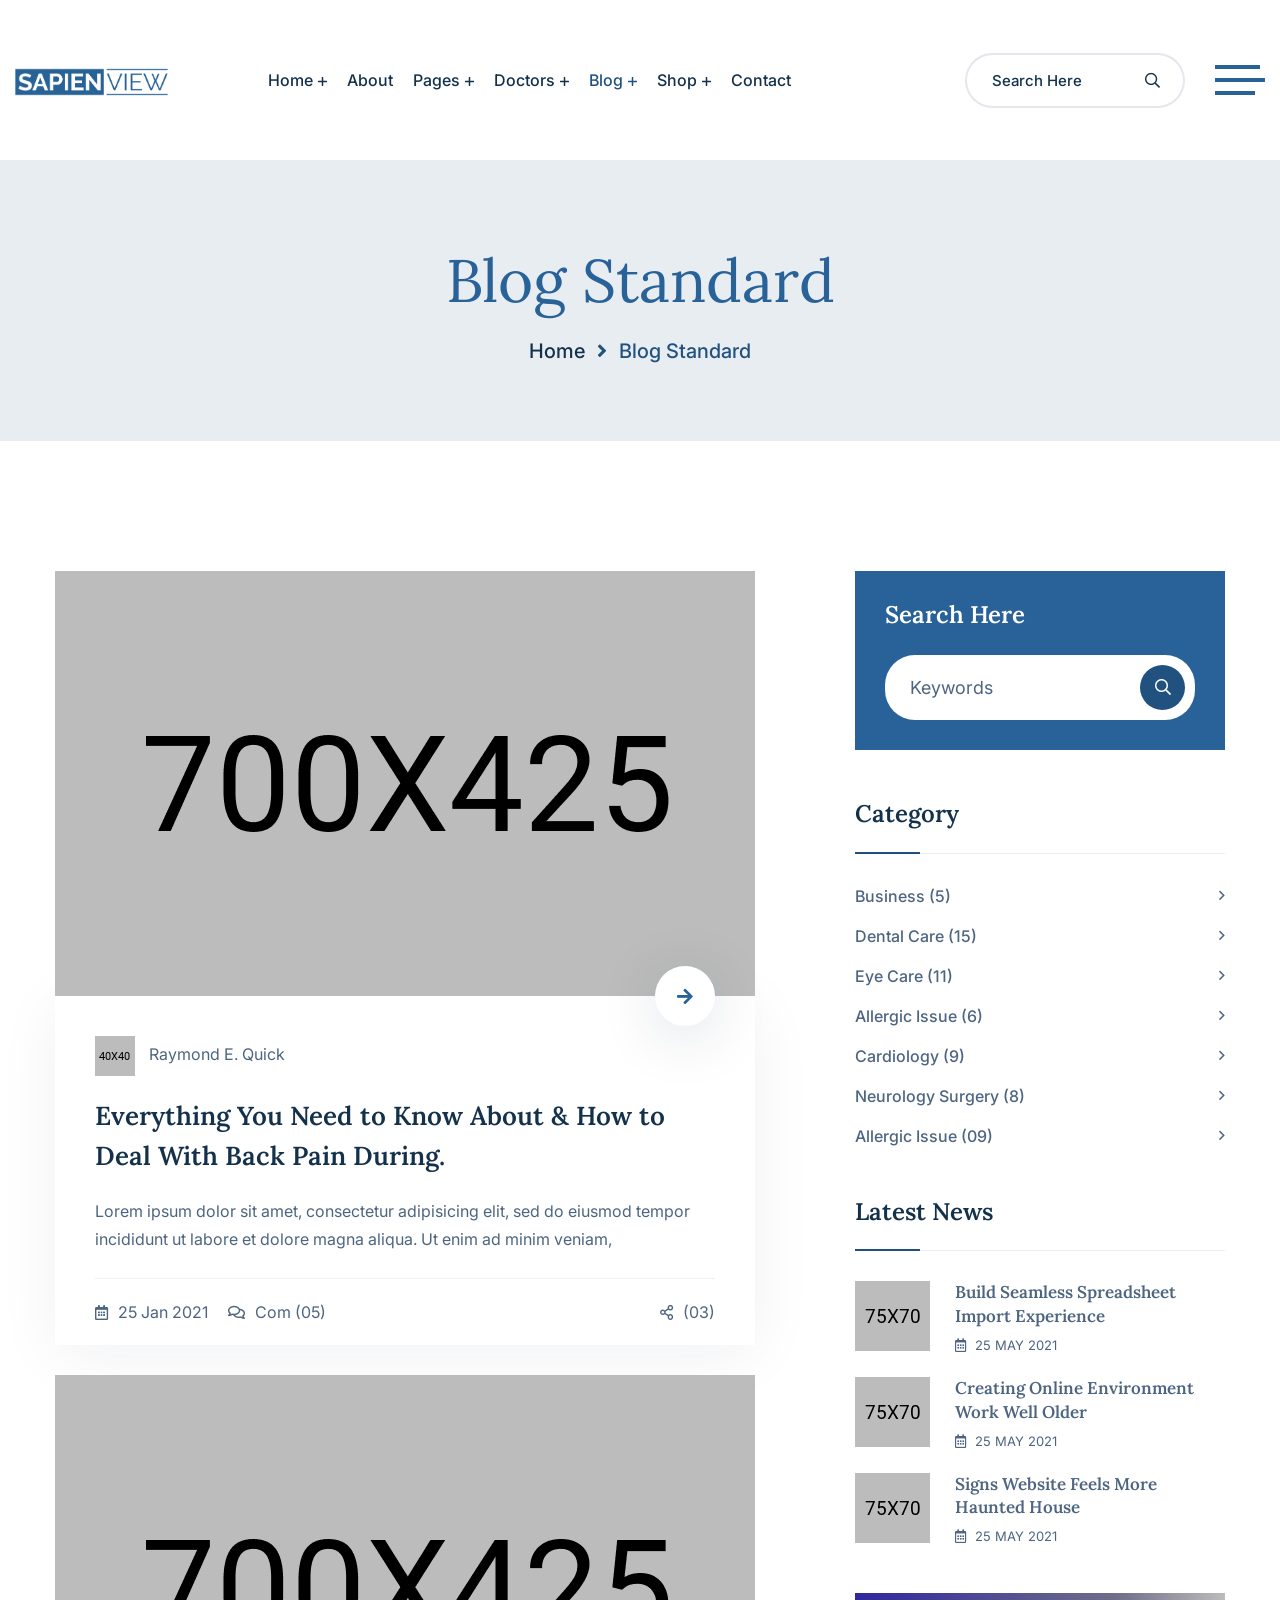
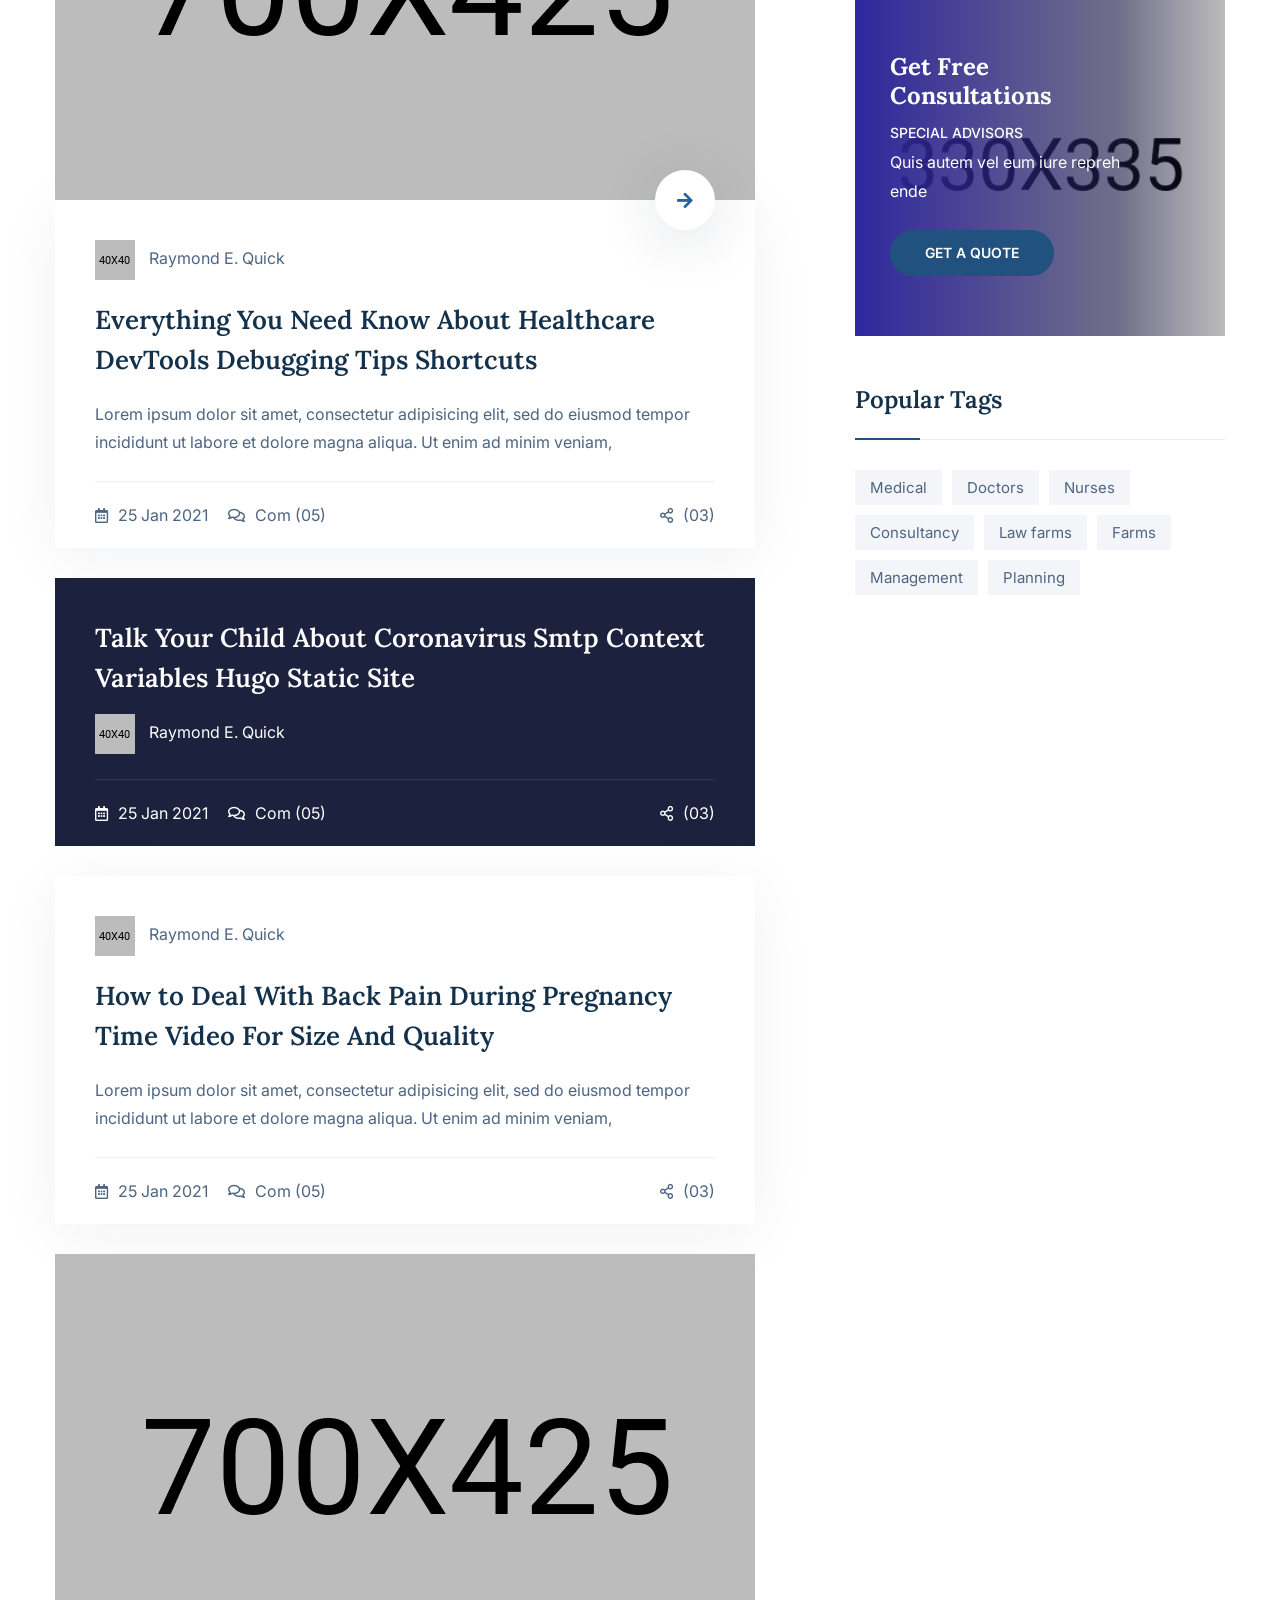
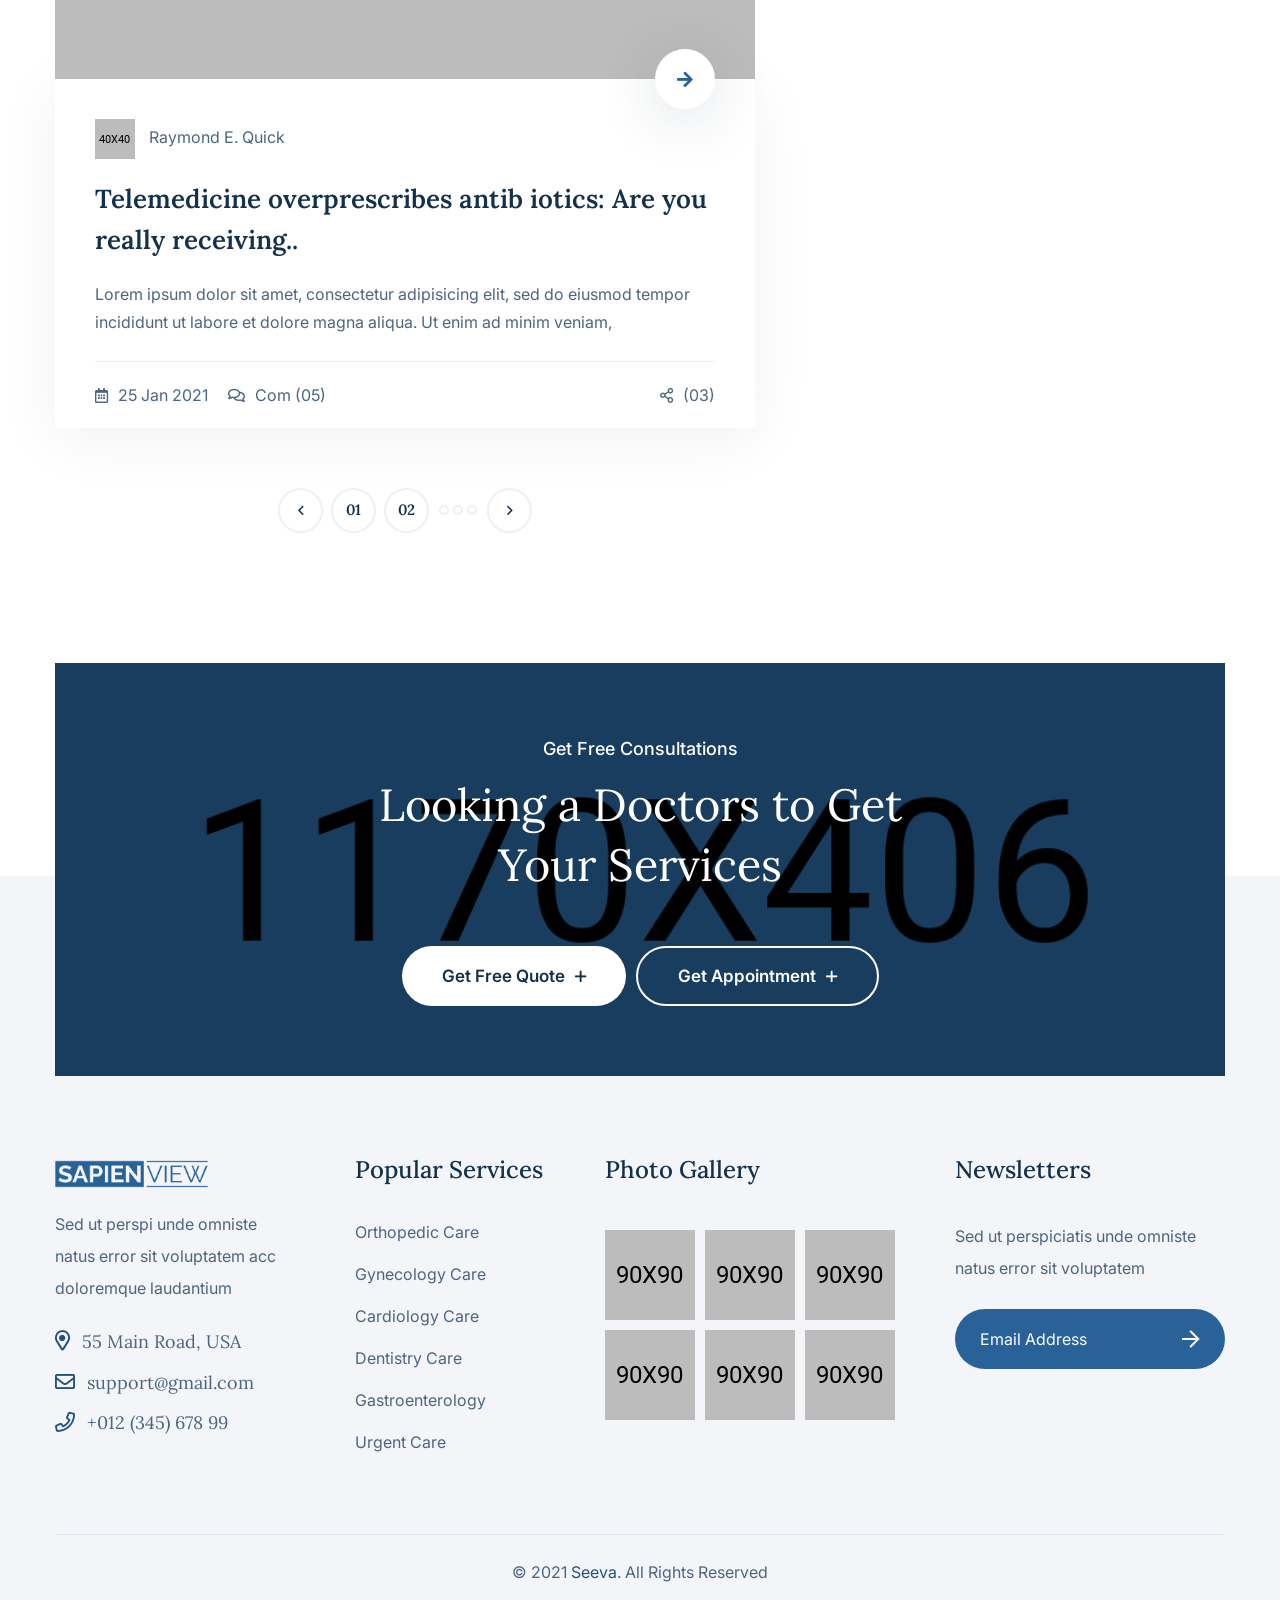
<file: blog-standard.html>
<!DOCTYPE html>
<html lang="zxx">

<head>
    <meta charset="UTF-8">
    <meta http-equiv="X-UA-Compatible" content="IE=edge">
    <meta name="viewport" content="width=device-width, initial-scale=1.0">
    <title>Seeva - Medical and Dental HTML Template || Blog Standard</title>

    <!--====== Favicon Icon ======-->
    <link rel="shortcut icon" href="assets/img/favicon.ico" type="img/png" />
    <!--====== Animate Css ======-->
    <link rel="stylesheet" href="assets/css/animate.min.css" />
    <!--====== Bootstrap css ======-->
    <link rel="stylesheet" href="assets/css/bootstrap.min.css" />
    <!--====== Slick Slider ======-->
    <link rel="stylesheet" href="assets/css/slick.min.css" />
    <!--====== Nice Select ======-->
    <link rel="stylesheet" href="assets/css/nice-select.min.css" />
    <!--====== Magnific Popup ======-->
    <link rel="stylesheet" href="assets/css/magnific-popup.min.css" />
    <!--====== Font Awesome ======-->
    <link rel="stylesheet" href="assets/fonts/fontawesome/css/all.min.css" />
    <!--====== Flaticon ======-->
    <link rel="stylesheet" href="assets/fonts/flaticon/css/flaticon.css" />
    <!--====== Main Css ======-->
    <link rel="stylesheet" href="assets/css/style.css" />
</head>

<body>
    <!--====== Start Preloader ======-->
    <div id="preloader">
        <div id="loading-center">
            <div id="object"></div>
        </div>
    </div>
    <!--====== End Preloader ======-->

    <!--====== Start Template Header ======-->
    <header class="template-header sticky-header header-one">
        <div class="container-fluid container-1400">
            <div class="header-navigation">
                <div class="header-left">
                    <div class="site-logo">
                        <a href="index.html">
                            <img src="assets/img/logo.png" alt="Seeva">
                        </a>
                    </div>
                    <nav class="site-menu menu-gap-left d-none d-xl-block">
                        <ul class="primary-menu">
                            <li>
                                <a href="index.html">Home</a>
                                <ul class="sub-menu">
                                    <li><a href="index.html">Home One</a></li>
                                    <li><a href="index-two.html">Home Two</a></li>
                                    <li><a href="index-three.html">Home Three</a></li>
                                    <li><a href="index-four.html">Home Four</a></li>
                                    <li><a href="index-five.html">Home Five</a></li>
                                </ul>
                            </li>
                            <li><a href="about.html">About</a></li>
                            <li>
                                <a href="#">Pages</a>
                                <ul class="sub-menu">
                                    <li>
                                        <a href="service.html">Services</a>
                                        <ul class="sub-menu">
                                            <li><a href="service.html">Service One</a></li>
                                            <li><a href="service-two.html">Service Two</a></li>
                                            <li><a href="service-details.html">Service Details</a></li>
                                        </ul>
                                    </li>
                                    <li><a href="pricing.html">Pricing Plan</a></li>
                                    <li><a href="faq.html">Help & FAQ</a></li>
                                    <li><a href="gallery.html">Our Gallery</a></li>
                                    <li><a href="appointments.html">Appointment</a></li>
                                </ul>
                            </li>
                            <li>
                                <a href="doctors.html">Doctors</a>
                                <ul class="sub-menu">
                                    <li><a href="doctor-details.html">Doctor Details</a></li>
                                </ul>
                            </li>
                            <li class="active">
                                <a href="blog-standard.html">Blog</a>
                                <ul class="sub-menu">
                                    <li><a href="blog-details.html">Blog Details</a></li>
                                </ul>
                            </li>
                            <li>
                                <a href="shop.html">Shop</a>
                                <ul class="sub-menu">
                                    <li><a href="product-details.html">Shop Details</a></li>
                                </ul>
                            </li>
                            <li><a href="contact.html">Contact</a></li>
                        </ul>
                    </nav>
                </div>
                <div class="header-right">
                    <ul class="extra-icons">
                        <li class="d-none d-sm-block">
                            <div class="header-search-area">
                                <form action="#">
                                    <input type="search" placeholder="Search Here">
                                    <button type="submit"><i class="far fa-search"></i></button>
                                </form>
                            </div>
                        </li>
                        <li class="d-none d-xl-block">
                            <div class="off-canvas-btn style-two">
                                <span></span>
                            </div>
                        </li>
                        <li class="d-xl-none">
                            <a href="#" class="navbar-toggler">
                                <span></span>
                                <span></span>
                                <span></span>
                            </a>
                        </li>
                    </ul>
                </div>
            </div>
        </div>

        <!-- Start Off Canvas -->
        <div class="slide-panel off-canvas-panel">
            <div class="panel-overlay"></div>
            <div class="panel-inner">
                <div class="canvas-logo">
                    <img src="assets/img/logo.png" alt="">
                </div>
                <div class="about-us">
                    <h5 class="canvas-widget-title">About Us</h5>
                    <p>
                        Sed perspiciatis unde omnis iste natus error voluptatem accusantium doloremque laudantium totam rem aperams eaque ipsa quae abillo.
                    </p>
                </div>
                <div class="contact-us">
                    <h5 class="canvas-widget-title">Contact Us</h5>
                    <ul>
                        <li>
                            <i class="far fa-map-marker-alt"></i>
                            354 Oakridge, Camden NJ 08102 - USA
                        </li>
                        <li>
                            <i class="far fa-envelope-open"></i>
                            <a href="mailto:support@qolle.com">support@seeva.com</a>
                            <a href="mailto:info@qolle.com">info@seeva.com</a>
                        </li>
                        <li>
                            <i class="far fa-phone"></i>
                            <a href="tel:+01234567899">+012 (345) 678 99</a><br>
                            <a href="tel:+8563214">+8563214</a>
                        </li>
                    </ul>
                </div>
                <a href="#" class="panel-close">
                    <i class="fal fa-times"></i>
                </a>
            </div>
        </div>
        <!-- End Off Canvas -->

        <!-- Start Mobile Panel -->
        <div class="slide-panel mobile-slide-panel">
            <div class="panel-overlay"></div>
            <div class="panel-inner">
                <div class="panel-logo">
                    <img src="assets/img/logo.png" alt="">
                </div>
                <nav class="mobile-menu">
                    <ul class="primary-menu">
                        <li>
                            <a href="index.html">Home</a>
                            <ul class="sub-menu">
                                <li><a href="index.html">Home One</a></li>
                                <li><a href="index-two.html">Home Two</a></li>
                                <li><a href="index-three.html">Home Three</a></li>
                                <li><a href="index-four.html">Home Four</a></li>
                                <li><a href="index-five.html">Home Five</a></li>
                            </ul>
                        </li>
                        <li><a href="about.html">About</a></li>
                        <li>
                            <a href="#">Pages</a>
                            <ul class="sub-menu">
                                <li>
                                    <a href="service.html">Services</a>
                                    <ul class="sub-menu">
                                        <li><a href="service.html">Service One</a></li>
                                        <li><a href="service-two.html">Service Two</a></li>
                                        <li><a href="service-details.html">Service Details</a></li>
                                    </ul>
                                </li>
                                <li><a href="pricing.html">Pricing Plan</a></li>
                                <li><a href="faq.html">Help & FAQ</a></li>
                                <li><a href="gallery.html">Our Gallery</a></li>
                                <li><a href="appointments.html">Appointment</a></li>
                            </ul>
                        </li>
                        <li>
                            <a href="doctors.html">Doctors</a>
                            <ul class="sub-menu">
                                <li><a href="doctor-details.html">Doctor Details</a></li>
                            </ul>
                        </li>
                        <li class="active">
                            <a href="blog-standard.html">Blog</a>
                            <ul class="sub-menu">
                                <li><a href="blog-details.html">Blog Details</a></li>
                            </ul>
                        </li>
                        <li>
                            <a href="shop.html">Shop</a>
                            <ul class="sub-menu">
                                <li><a href="product-details.html">Shop Details</a></li>
                            </ul>
                        </li>
                        <li><a href="contact.html">Contact</a></li>
                    </ul>
                </nav>
                <a href="#" class="panel-close">
                    <i class="fal fa-times"></i>
                </a>
            </div>
        </div>
        <!-- Start Mobile Panel -->
    </header>
    <!--====== End Template Header ======-->

    <!--====== Page Title Start ======-->
    <section class="page-title-area">
        <div class="container">
            <h1 class="page-title">Blog Standard</h1>

            <ul class="breadcrumb-nav">
                <li><a href="#">Home</a></li>
                <li><i class="fas fa-angle-right"></i></li>
                <li>Blog Standard</li>
            </ul>
        </div>
    </section>
    <!--====== Page Title End ======-->

    <!--====== Blog Standard Start ======-->
    <section class="blog-area section-gap">
        <div class="container">
            <div class="row">
                <div class="col-lg-8">
                    <div class="blog-loop">
                        <div class="single-blog-post">
                            <div class="post-thumbnail">
                                <img src="assets/img/blog/01.jpg" alt="Image">
                                <a href="blog-details.html" class="post-link"><i class="fas fa-arrow-right"></i></a>
                            </div>
                            <div class="post-content">
                                <a href="#" class="post-author">
                                    <img src="assets/img/blog/user.png" alt="User">
                                    Raymond E. Quick
                                </a>
                                <h3 class="post-title">
                                    <a href="blog-details.html">Everything You Need to Know About & How to Deal With Back Pain During.</a>
                                </h3>
                                <p>
                                    Lorem ipsum dolor sit amet, consectetur adipisicing elit, sed do eiusmod tempor incididunt ut labore et dolore magna aliqua. Ut enim ad minim veniam,
                                </p>
                                <ul class="post-meta">
                                    <li>
                                        <a href="#"><i class="far fa-calendar-alt"></i>25 Jan 2021</a>
                                    </li>
                                    <li>
                                        <a href="#"><i class="far fa-comments"></i>Com (05)</a>
                                    </li>
                                    <li class="post-share">
                                        <a href="#"><i class="far fa-share-alt"></i>(03)</a>
                                    </li>
                                </ul>
                            </div>
                        </div>
                        <div class="single-blog-post">
                            <div class="post-thumbnail">
                                <img src="assets/img/blog/02.jpg" alt="Image">
                                <a href="blog-details.html" class="post-link"><i class="fas fa-arrow-right"></i></a>
                            </div>
                            <div class="post-content">
                                <a href="#" class="post-author">
                                    <img src="assets/img/blog/user.png" alt="User">
                                    Raymond E. Quick
                                </a>
                                <h3 class="post-title">
                                    <a href="blog-details.html">Everything You Need Know About Healthcare DevTools Debugging Tips Shortcuts</a>
                                </h3>
                                <p>
                                    Lorem ipsum dolor sit amet, consectetur adipisicing elit, sed do eiusmod tempor incididunt ut labore et dolore magna aliqua. Ut enim ad minim veniam,
                                </p>
                                <ul class="post-meta">
                                    <li>
                                        <a href="#"><i class="far fa-calendar-alt"></i>25 Jan 2021</a>
                                    </li>
                                    <li>
                                        <a href="#"><i class="far fa-comments"></i>Com (05)</a>
                                    </li>
                                    <li class="post-share">
                                        <a href="#"><i class="far fa-share-alt"></i>(03)</a>
                                    </li>
                                </ul>
                            </div>
                        </div>
                        <div class="single-blog-post bg-dark-post">
                            <div class="post-content">
                                <h3 class="post-title">
                                    <a href="blog-details.html">Talk Your Child About Coronavirus Smtp Context Variables Hugo Static Site</a>
                                </h3>
                                <a href="#" class="post-author">
                                    <img src="assets/img/blog/user.png" alt="User">
                                    Raymond E. Quick
                                </a>
                                <ul class="post-meta">
                                    <li>
                                        <a href="#"><i class="far fa-calendar-alt"></i>25 Jan 2021</a>
                                    </li>
                                    <li>
                                        <a href="#"><i class="far fa-comments"></i>Com (05)</a>
                                    </li>
                                    <li class="post-share">
                                        <a href="#"><i class="far fa-share-alt"></i>(03)</a>
                                    </li>
                                </ul>
                            </div>
                        </div>
                        <div class="single-blog-post no-thumbnail">
                            <div class="post-content">
                                <a href="#" class="post-author">
                                    <img src="assets/img/blog/user.png" alt="User">
                                    Raymond E. Quick
                                </a>
                                <h3 class="post-title">
                                    <a href="blog-details.html">How to Deal With Back Pain During Pregnancy Time Video For Size And Quality</a>
                                </h3>
                                <p>
                                    Lorem ipsum dolor sit amet, consectetur adipisicing elit, sed do eiusmod tempor incididunt ut labore et dolore magna aliqua. Ut enim ad minim veniam,
                                </p>
                                <ul class="post-meta">
                                    <li>
                                        <a href="#"><i class="far fa-calendar-alt"></i>25 Jan 2021</a>
                                    </li>
                                    <li>
                                        <a href="#"><i class="far fa-comments"></i>Com (05)</a>
                                    </li>
                                    <li class="post-share">
                                        <a href="#"><i class="far fa-share-alt"></i>(03)</a>
                                    </li>
                                </ul>
                            </div>
                        </div>
                        <div class="single-blog-post">
                            <div class="post-thumbnail">
                                <img src="assets/img/blog/03.jpg" alt="Image">
                                <a href="blog-details.html" class="post-link"><i class="fas fa-arrow-right"></i></a>
                            </div>
                            <div class="post-content">
                                <a href="#" class="post-author">
                                    <img src="assets/img/blog/user.png" alt="User">
                                    Raymond E. Quick
                                </a>
                                <h3 class="post-title">
                                    <a href="blog-details.html">Telemedicine overprescribes antib iotics: Are you really receiving..</a>
                                </h3>
                                <p>
                                    Lorem ipsum dolor sit amet, consectetur adipisicing elit, sed do eiusmod tempor incididunt ut labore et dolore magna aliqua. Ut enim ad minim veniam,
                                </p>
                                <ul class="post-meta">
                                    <li>
                                        <a href="#"><i class="far fa-calendar-alt"></i>25 Jan 2021</a>
                                    </li>
                                    <li>
                                        <a href="#"><i class="far fa-comments"></i>Com (05)</a>
                                    </li>
                                    <li class="post-share">
                                        <a href="#"><i class="far fa-share-alt"></i>(03)</a>
                                    </li>
                                </ul>
                            </div>
                        </div>
                    </div>
                    <ul class="pagination">
                        <li><a href="#"><i class="far fa-angle-left"></i></a></li>
                        <li><a href="#">01</a></li>
                        <li><a href="#">02</a></li>
                        <li class="dots"><span></span><span></span><span></span></li>
                        <li><a href="#"><i class="far fa-angle-right"></i></a></li>
                    </ul>
                </div>
                <div class="col-lg-4">
                    <div class="primary-sidebar">
                        <div class="widget search-widget">
                            <h4 class="widget-title">Search Here</h4>
                            <form action="#" class="search-form">
                                <input type="search" placeholder="Keywords">
                                <button type="submit"><i class="far fa-search"></i></button>
                            </form>
                        </div>
                        <div class="widget category-widget">
                            <h4 class="widget-title">Category</h4>
                            <ul>
                                <li><a href="#">Business (5)</a></li>
                                <li><a href="#">Dental Care (15)</a></li>
                                <li><a href="#">Eye Care (11)</a></li>
                                <li><a href="#">Allergic Issue (6)</a></li>
                                <li><a href="#">Cardiology (9)</a></li>
                                <li><a href="#">Neurology Surgery (8)</a></li>
                                <li><a href="#">Allergic Issue (09)</a></li>
                            </ul>
                        </div>
                        <div class="widget latest-post-widget">
                            <h4 class="widget-title">Latest News</h4>
                            <div class="latest-post-loop">
                                <div class="single-post">
                                    <div class="thumbnail">
                                        <img src="assets/img/blog/post-widget-1.jpg" alt="Image">
                                    </div>
                                    <div class="content">
                                        <h6><a href="blog-details.html">Build Seamless Spreadsheet Import Experience</a></h6>
                                        <span class="date"><i class="far fa-calendar-alt"></i> 25 May 2021</span>
                                    </div>
                                </div>
                                <div class="single-post">
                                    <div class="thumbnail">
                                        <img src="assets/img/blog/post-widget-2.jpg" alt="Image">
                                    </div>
                                    <div class="content">
                                        <h6><a href="blog-details.html">Creating Online Environment Work Well Older</a></h6>
                                        <span class="date"><i class="far fa-calendar-alt"></i> 25 May 2021</span>
                                    </div>
                                </div>
                                <div class="single-post">
                                    <div class="thumbnail">
                                        <img src="assets/img/blog/post-widget-3.jpg" alt="Image">
                                    </div>
                                    <div class="content">
                                        <h6><a href="blog-details.html">Signs Website Feels More Haunted House</a></h6>
                                        <span class="date"><i class="far fa-calendar-alt"></i> 25 May 2021</span>
                                    </div>
                                </div>
                            </div>
                        </div>
                        <div class="widget cta-widget">
                            <div class="cta-content" style="background-image: url(assets/img/blog/cta-widget.jpg);">
                                <h4 class="cta-title">Get Free  Consultations</h4>
                                <span class="cta-tagline">Special advisors</span>
                                <p>Quis autem vel eum iure repreh ende</p>
                                <a href="#" class="cta-btn">Get a quote</a>
                            </div>
                        </div>
                        <div class="widget tag-cloud-widget">
                            <h4 class="widget-title">Popular Tags</h4>
                            <ul>
                                <li><a href="#">Medical</a></li>
                                <li><a href="#">Doctors</a></li>
                                <li><a href="#">Nurses</a></li>
                                <li><a href="#">Consultancy</a></li>
                                <li><a href="#">Law farms</a></li>
                                <li><a href="#">Farms</a></li>
                                <li><a href="#">Management</a></li>
                                <li><a href="#">Planning</a></li>
                            </ul>
                        </div>
                    </div>
                </div>
            </div>
        </div>
    </section>
    <!--====== Blog Standard End ======-->

    <!--====== Back to Top Start ======-->
    <a class="back-to-top" href="#">
        <i class="far fa-angle-up"></i>
     </a>
    <!--====== Back to Top End ======-->

    <!--====== Start Template Footer ======-->
    <footer class="template-footer have-cta-boxed-one">
        <div class="cta-boxed-one">
            <div class="container">
                <div class="cta-inner bg-color-secondary bg-size-cover blend-mode-multiply" style="background-image: url(assets/img/cta-img/cta-boxed-bg-1.jpg);">
                    <div class="row justify-content-center">
                        <div class="col-xl-6 col-lg-8 col-md-10">
                            <div class="cta-content text-center">
                                <div class="section-heading heading-white">
                                    <span class="tagline">Get Free Consultations</span>
                                    <h2 class="title">Looking a Doctors to Get Your Services</h2>
                                </div>
                                <ul class="cta-buttons d-flex justify-content-center flex-wrap">
                                    <li><a href="#" class="template-btn template-btn-white">Get Free Quote <i class="far fa-plus"></i></a></li>
                                    <li><a href="#" class="template-btn template-btn-bordered">Get Appointment <i class="far fa-plus"></i></a></li>
                                </ul>
                            </div>
                        </div>
                    </div>
                </div>
            </div>
        </div>
        <div class="footer-inner bg-color-grey">
            <div class="container">
                <div class="footer-widgets">
                    <div class="row">
                        <div class="col-lg-3 col-md-8">
                            <div class="widget text-widget">
                                <div class="footer-logo">
                                    <img src="assets/img/logo.png" alt="Medibo">
                                </div>
                                <p>
                                    Sed ut perspi unde omniste natus error sit voluptatem acc doloremque laudantium
                                </p>
                                <ul class="contact-list">
                                    <li>
                                        <a href="https://goo.gl/maps/inpkL6wUZqMR3opX7"><i class="far fa-map-marker-alt"></i>55 Main Road, USA</a>
                                    </li>
                                    <li>
                                        <a href="mailto:support@gmail.com"><i class="far fa-envelope"></i>support@gmail.com</a>
                                    </li>
                                    <li>
                                        <a href="tel:01267899"><i class="far fa-phone"></i>+012 (345) 678 99</a>
                                    </li>
                                </ul>
                            </div>
                        </div>
                        <div class="col-lg-6">
                            <div class="row">
                                <div class="col-xl-5 col-md-6">
                                    <div class="widget nav-widget">
                                        <h4 class="widget-title">Popular Services</h4>
                                        <ul class="nav-links">
                                            <li><a href="#">Orthopedic Care</a></li>
                                            <li><a href="#">Gynecology Care</a></li>
                                            <li><a href="#">Cardiology Care</a></li>
                                            <li><a href="#">Dentistry Care</a></li>
                                            <li><a href="#">Gastroenterology</a></li>
                                            <li><a href="#">Urgent Care</a></li>
                                        </ul>
                                    </div>
                                </div>
                                <div class="col-xl-7 col-md-6">
                                    <div class="widget instagram-widget">
                                        <h4 class="widget-title">Photo Gallery</h4>
                                        <div class="instagram-images">
                                            <div class="single-image">
                                                <img src="assets/img/instagram/01.jpg" alt="Instagram">
                                                <a href="#"><i class="fab fa-instagram"></i></a>
                                            </div>
                                            <div class="single-image">
                                                <img src="assets/img/instagram/02.jpg" alt="Instagram">
                                                <a href="#"><i class="fab fa-instagram"></i></a>
                                            </div>
                                            <div class="single-image">
                                                <img src="assets/img/instagram/03.jpg" alt="Instagram">
                                                <a href="#"><i class="fab fa-instagram"></i></a>
                                            </div>
                                            <div class="single-image">
                                                <img src="assets/img/instagram/04.jpg" alt="Instagram">
                                                <a href="#"><i class="fab fa-instagram"></i></a>
                                            </div>
                                            <div class="single-image">
                                                <img src="assets/img/instagram/05.jpg" alt="Instagram">
                                                <a href="#"><i class="fab fa-instagram"></i></a>
                                            </div>
                                            <div class="single-image">
                                                <img src="assets/img/instagram/06.jpg" alt="Instagram">
                                                <a href="#"><i class="fab fa-instagram"></i></a>
                                            </div>
                                        </div>
                                    </div>
                                </div>
                            </div>
                        </div>
                        <div class="col-lg-3 col-md-10">
                            <div class="widget newsletters-widget">
                                <h4 class="widget-title">Newsletters</h4>
                                <p>
                                    Sed ut perspiciatis unde omniste <br> natus error sit voluptatem
                                </p>
                                <form action="#" class="newsletters-form">
                                    <input type="email" placeholder="Email Address">
                                    <button type="submit"><i class="far fa-arrow-right"></i></button>
                                </form>
                            </div>
                        </div>
                    </div>
                </div>
                <div class="copyright-area">
                    <p>© 2021 <a href="#">Seeva</a>. All Rights Reserved</p>
                </div>
            </div>
        </div>
    </footer>
    <!--====== End Template Footer ======-->

    <!--====== Jquery ======-->
    <script src="assets/js/jquery-3.6.0.min.js"></script>
    <!--====== Bootstrap ======-->
    <script src="assets/js/bootstrap.min.js"></script>
    <!--====== Slick slider ======-->
    <script src="assets/js/slick.min.js"></script>
    <!--====== Isotope ======-->
    <script src="assets/js/isotope.pkgd.min.js"></script>
    <!--====== Images loaded ======-->
    <script src="assets/js/imagesloaded.pkgd.min.js"></script>
    <!--====== In-view ======-->
    <script src="assets/js/jquery.inview.min.js"></script>
    <!--====== Nice Select ======-->
    <script src="assets/js/jquery.nice-select.min.js"></script>
    <!--====== Magnific Popup ======-->
    <script src="assets/js/magnific-popup.min.js"></script>
    <!--====== WOW Js ======-->
    <script src="assets/js/wow.min.js"></script>
    <!--====== Main JS ======-->
    <script src="assets/js/main.js"></script>
</body>

</html>
</file>
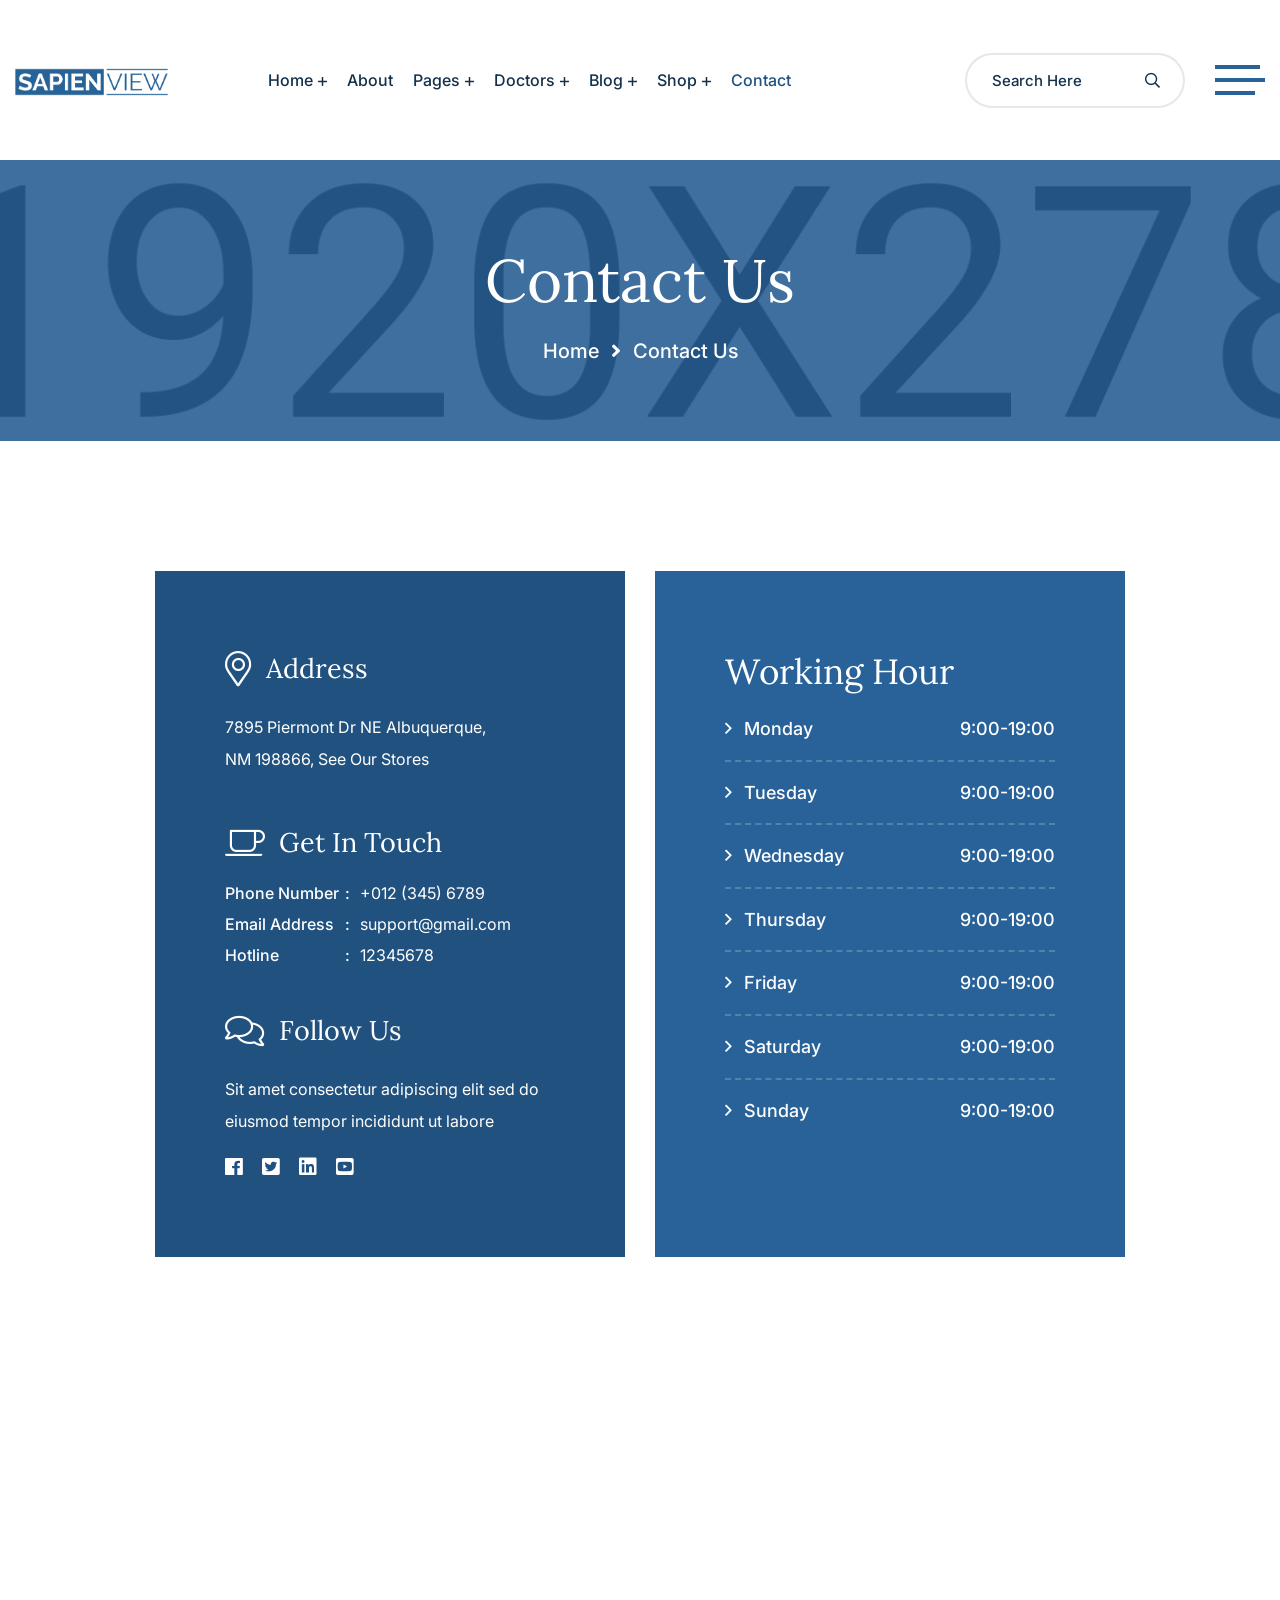
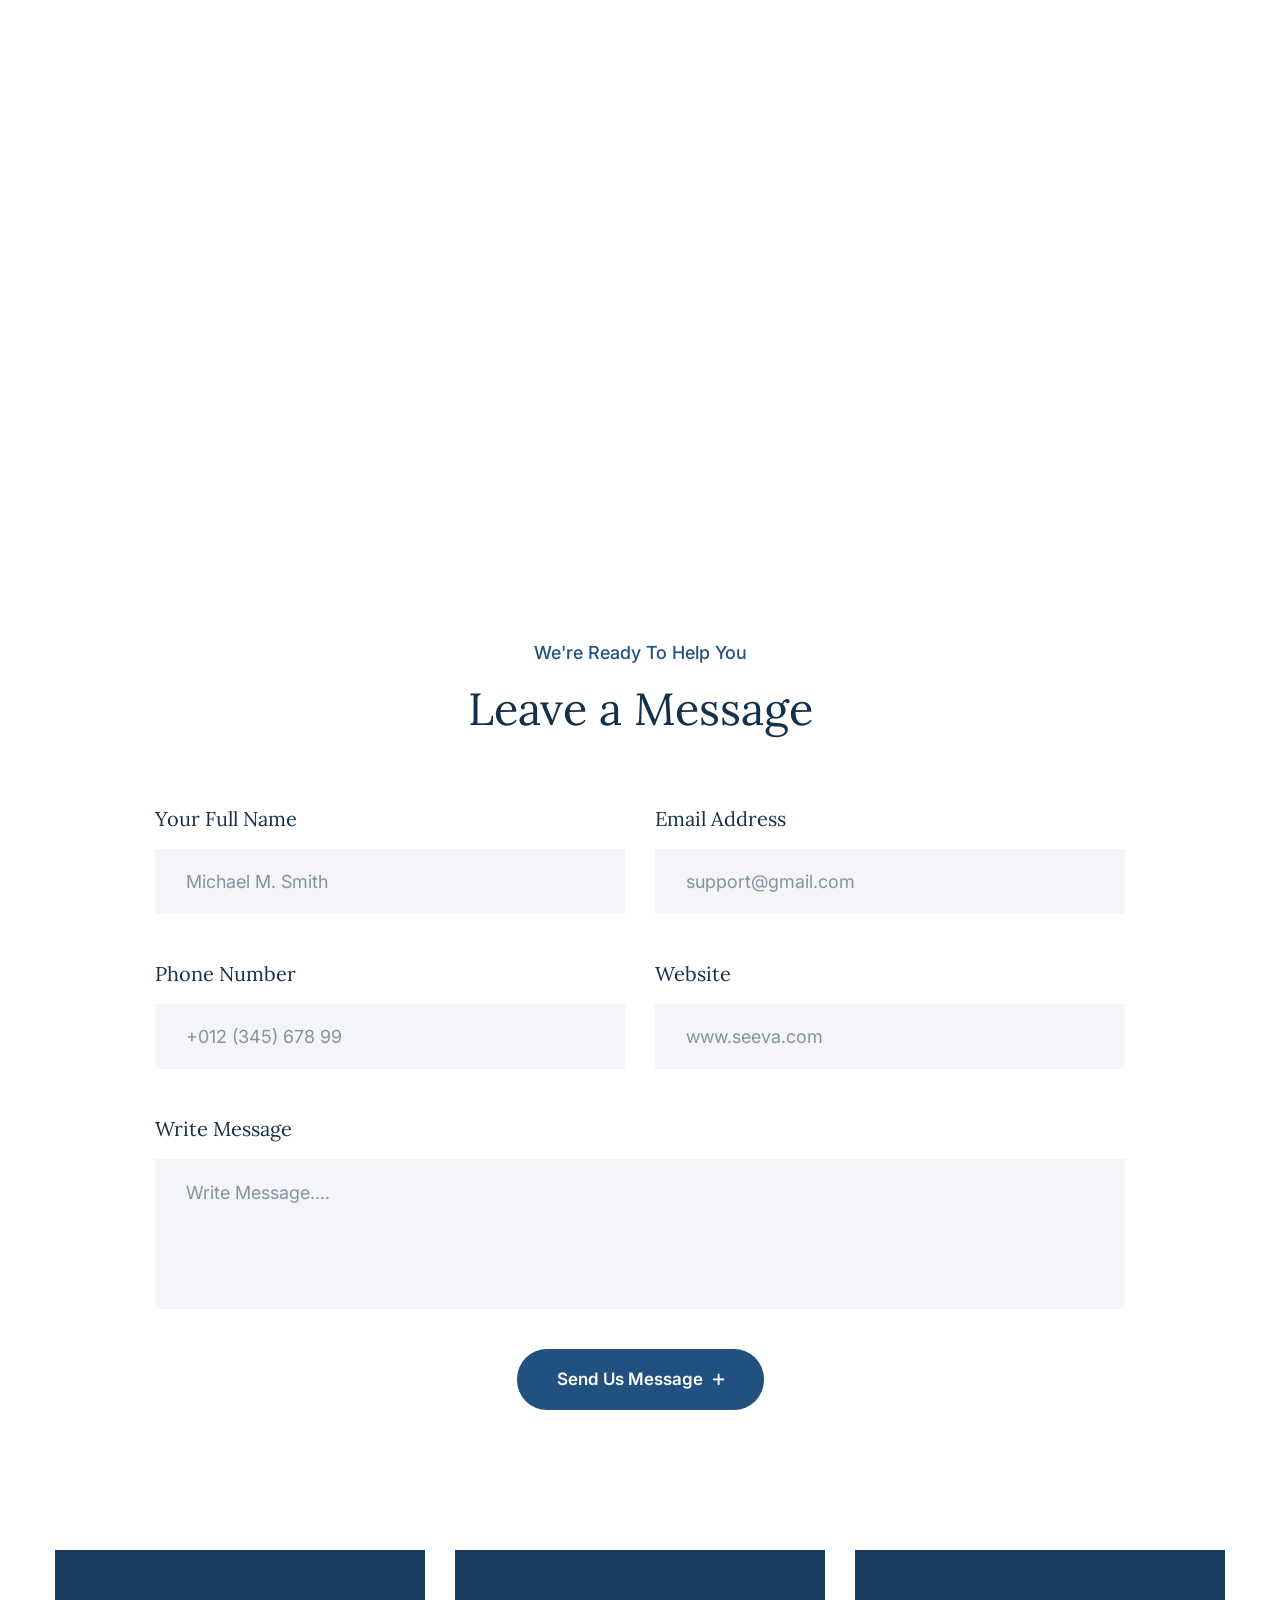
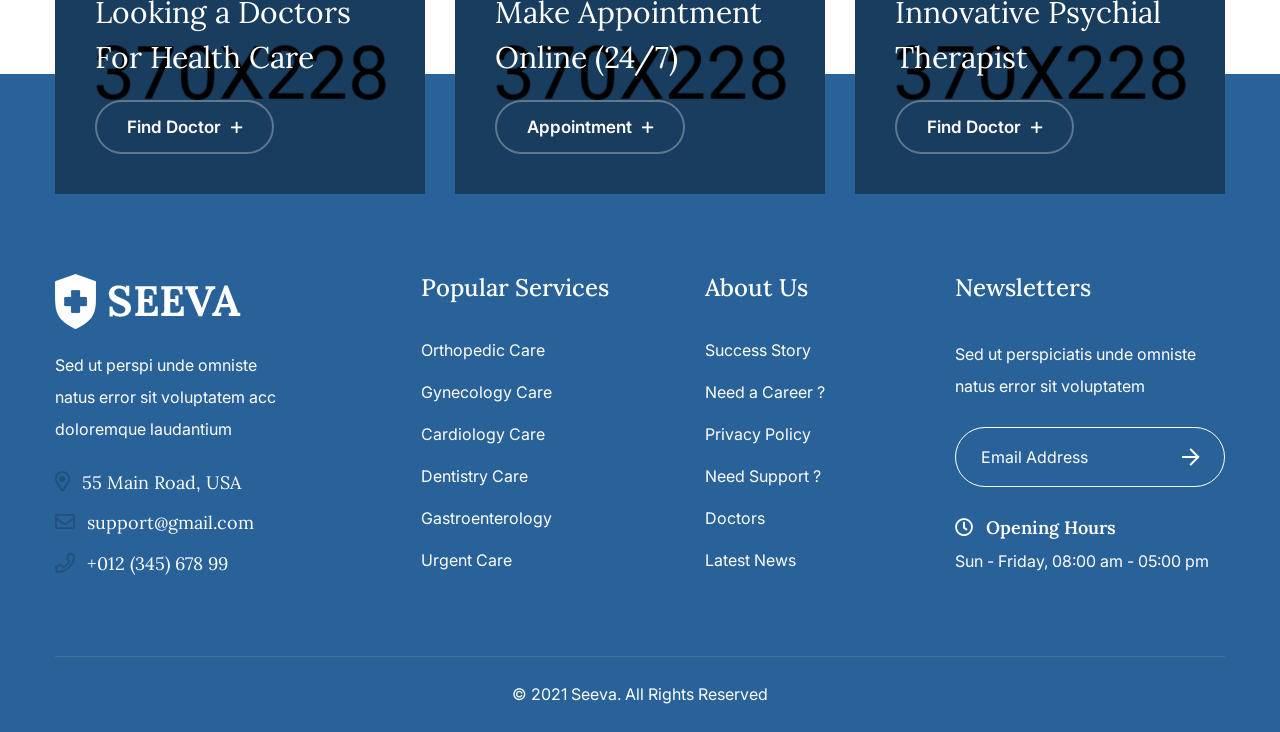
<file: contact.html>
<!DOCTYPE html>
<html lang="zxx">

<head>
    <meta charset="UTF-8">
    <meta http-equiv="X-UA-Compatible" content="IE=edge">
    <meta name="viewport" content="width=device-width, initial-scale=1.0">
    <title>Seeva - Medical and Dental HTML Template || Contact Us</title>

    <!--====== Favicon Icon ======-->
    <link rel="shortcut icon" href="assets/img/favicon.ico" type="img/png" />
    <!--====== Animate Css ======-->
    <link rel="stylesheet" href="assets/css/animate.min.css" />
    <!--====== Bootstrap css ======-->
    <link rel="stylesheet" href="assets/css/bootstrap.min.css" />
    <!--====== Slick Slider ======-->
    <link rel="stylesheet" href="assets/css/slick.min.css" />
    <!--====== Nice Select ======-->
    <link rel="stylesheet" href="assets/css/nice-select.min.css" />
    <!--====== Magnific Popup ======-->
    <link rel="stylesheet" href="assets/css/magnific-popup.min.css" />
    <!--====== Font Awesome ======-->
    <link rel="stylesheet" href="assets/fonts/fontawesome/css/all.min.css" />
    <!--====== Flaticon ======-->
    <link rel="stylesheet" href="assets/fonts/flaticon/css/flaticon.css" />
    <!--====== Main Css ======-->
    <link rel="stylesheet" href="assets/css/style.css" />
</head>

<body>
    <!--====== Start Preloader ======-->
    <div id="preloader">
        <div id="loading-center">
            <div id="object"></div>
        </div>
    </div>
    <!--====== End Preloader ======-->

    <!--====== Start Template Header ======-->
    <header class="template-header sticky-header header-one">
        <div class="container-fluid container-1400">
            <div class="header-navigation">
                <div class="header-left">
                    <div class="site-logo">
                        <a href="index.html">
                            <img src="assets/img/logo.png" alt="Seeva">
                        </a>
                    </div>
                    <nav class="site-menu menu-gap-left d-none d-xl-block">
                        <ul class="primary-menu">
                            <li>
                                <a href="index.html">Home</a>
                                <ul class="sub-menu">
                                    <li><a href="index.html">Home One</a></li>
                                    <li><a href="index-two.html">Home Two</a></li>
                                    <li><a href="index-three.html">Home Three</a></li>
                                    <li><a href="index-four.html">Home Four</a></li>
                                    <li><a href="index-five.html">Home Five</a></li>
                                </ul>
                            </li>
                            <li><a href="about.html">About</a></li>
                            <li>
                                <a href="#">Pages</a>
                                <ul class="sub-menu">
                                    <li>
                                        <a href="service.html">Services</a>
                                        <ul class="sub-menu">
                                            <li><a href="service.html">Service One</a></li>
                                            <li><a href="service-two.html">Service Two</a></li>
                                            <li><a href="service-details.html">Service Details</a></li>
                                        </ul>
                                    </li>
                                    <li><a href="pricing.html">Pricing Plan</a></li>
                                    <li><a href="faq.html">Help & FAQ</a></li>
                                    <li><a href="gallery.html">Our Gallery</a></li>
                                    <li><a href="appointments.html">Appointment</a></li>
                                </ul>
                            </li>
                            <li>
                                <a href="doctors.html">Doctors</a>
                                <ul class="sub-menu">
                                    <li><a href="doctor-details.html">Doctor Details</a></li>
                                </ul>
                            </li>
                            <li>
                                <a href="blog-standard.html">Blog</a>
                                <ul class="sub-menu">
                                    <li><a href="blog-details.html">Blog Details</a></li>
                                </ul>
                            </li>
                            <li>
                                <a href="shop.html">Shop</a>
                                <ul class="sub-menu">
                                    <li><a href="product-details.html">Shop Details</a></li>
                                </ul>
                            </li>
                            <li class="active"><a href="contact.html">Contact</a></li>
                        </ul>
                    </nav>
                </div>
                <div class="header-right">
                    <ul class="extra-icons">
                        <li class="d-none d-sm-block">
                            <div class="header-search-area">
                                <form action="#">
                                    <input type="search" placeholder="Search Here">
                                    <button type="submit"><i class="far fa-search"></i></button>
                                </form>
                            </div>
                        </li>
                        <li class="d-none d-xl-block">
                            <div class="off-canvas-btn style-two">
                                <span></span>
                            </div>
                        </li>
                        <li class="d-xl-none">
                            <a href="#" class="navbar-toggler">
                                <span></span>
                                <span></span>
                                <span></span>
                            </a>
                        </li>
                    </ul>
                </div>
            </div>
        </div>

        <!-- Start Off Canvas -->
        <div class="slide-panel off-canvas-panel">
            <div class="panel-overlay"></div>
            <div class="panel-inner">
                <div class="canvas-logo">
                    <img src="assets/img/logo.png" alt="">
                </div>
                <div class="about-us">
                    <h5 class="canvas-widget-title">About Us</h5>
                    <p>
                        Sed perspiciatis unde omnis iste natus error voluptatem accusantium doloremque laudantium totam rem aperams eaque ipsa quae abillo.
                    </p>
                </div>
                <div class="contact-us">
                    <h5 class="canvas-widget-title">Contact Us</h5>
                    <ul>
                        <li>
                            <i class="far fa-map-marker-alt"></i>
                            354 Oakridge, Camden NJ 08102 - USA
                        </li>
                        <li>
                            <i class="far fa-envelope-open"></i>
                            <a href="mailto:support@qolle.com">support@seeva.com</a>
                            <a href="mailto:info@qolle.com">info@seeva.com</a>
                        </li>
                        <li>
                            <i class="far fa-phone"></i>
                            <a href="tel:+01234567899">+012 (345) 678 99</a><br>
                            <a href="tel:+8563214">+8563214</a>
                        </li>
                    </ul>
                </div>
                <a href="#" class="panel-close">
                    <i class="fal fa-times"></i>
                </a>
            </div>
        </div>
        <!-- End Off Canvas -->

        <!-- Start Mobile Panel -->
        <div class="slide-panel mobile-slide-panel">
            <div class="panel-overlay"></div>
            <div class="panel-inner">
                <div class="panel-logo">
                    <img src="assets/img/logo.png" alt="">
                </div>
                <nav class="mobile-menu">
                    <ul class="primary-menu">
                        <li class="active">
                            <a href="index.html">Home</a>
                            <ul class="sub-menu">
                                <li><a href="index.html">Home One</a></li>
                                <li><a href="index-two.html">Home Two</a></li>
                                <li><a href="index-three.html">Home Three</a></li>
                                <li><a href="index-four.html">Home Four</a></li>
                                <li><a href="index-five.html">Home Five</a></li>
                            </ul>
                        </li>
                        <li><a href="about.html">About</a></li>
                        <li>
                            <a href="#">Pages</a>
                            <ul class="sub-menu">
                                <li>
                                    <a href="service.html">Services</a>
                                    <ul class="sub-menu">
                                        <li><a href="service.html">Service One</a></li>
                                        <li><a href="service-two.html">Service Two</a></li>
                                        <li><a href="service-details.html">Service Details</a></li>
                                    </ul>
                                </li>
                                <li><a href="pricing.html">Pricing Plan</a></li>
                                <li><a href="faq.html">Help & FAQ</a></li>
                                <li><a href="gallery.html">Our Gallery</a></li>
                                <li><a href="appointments.html">Appointment</a></li>
                            </ul>
                        </li>
                        <li>
                            <a href="doctors.html">Doctors</a>
                            <ul class="sub-menu">
                                <li><a href="doctor-details.html">Doctor Details</a></li>
                            </ul>
                        </li>
                        <li>
                            <a href="blog-standard.html">Blog</a>
                            <ul class="sub-menu">
                                <li><a href="blog-details.html">Blog Details</a></li>
                            </ul>
                        </li>
                        <li>
                            <a href="shop.html">Shop</a>
                            <ul class="sub-menu">
                                <li><a href="product-details.html">Shop Details</a></li>
                            </ul>
                        </li>
                        <li class="active"><a href="contact.html">Contact</a></li>
                    </ul>
                </nav>
                <a href="#" class="panel-close">
                    <i class="fal fa-times"></i>
                </a>
            </div>
        </div>
        <!-- Start Mobile Panel -->
    </header>
    <!--====== End Template Header ======-->

    <!--====== Page Title Start ======-->
    <section class="page-title-area page-title-bg" style="background-image: url(assets/img/section-bg/page-title.jpg);">
        <div class="container">
            <h1 class="page-title">Contact Us</h1>

            <ul class="breadcrumb-nav">
                <li><a href="#">Home</a></li>
                <li><i class="fas fa-angle-right"></i></li>
                <li>Contact Us</li>
            </ul>
        </div>
    </section>
    <!--====== Page Title End ======-->

    <!--====== Contact Info Section Start ======-->
    <section class="section-gap contact-top-wrappper">
        <div class="container">
            <div class="row justify-content-center">
                <div class="col-xl-5 col-lg-6 col-md-10">
                    <div class="contact-info-wrapper">
                        <div class="single-contact-info">
                            <div class="single-contact-info">
                                <h3 class="info-title">
                                    <i class="fal fa-map-marker-alt"></i> Address
                                </h3>
                                <p>
                                    7895 Piermont Dr NE Albuquerque, <br>
                                    NM 198866, See Our Stores
                                </p>
                            </div>
                            <div class="single-contact-info">
                                <h3 class="info-title">
                                    <i class="fal fa-coffee"></i> Get In Touch
                                </h3>
                                <ul>
                                    <li>
                                        <span>Phone Number</span><a href="tel:+012020200">+012 (345) 6789</a>
                                    </li>
                                    <li>
                                        <span>Email Address</span><a href="mailto:support@gmail.com">support@gmail.com</a>
                                    </li>
                                    <li>
                                        <span>Hotline</span><a href="tel:+12345678">12345678</a>
                                    </li>
                                </ul>
                            </div>
                            <div class="single-contact-info">
                                <h3 class="info-title">
                                    <i class="fal fa-comments"></i> Follow Us
                                </h3>
                                <p>
                                    Sit amet consectetur adipiscing elit sed do eiusmod tempor incididunt ut labore
                                </p>
                                <p class="social-icon">
                                    <a href="#"><i class="fab fa-facebook"></i></a>
                                    <a href="#"><i class="fab fa-twitter-square"></i></a>
                                    <a href="#"><i class="fab fa-linkedin"></i></a>
                                    <a href="#"><i class="fab fa-youtube-square"></i></a>
                                </p>
                            </div>
                        </div>
                    </div>
                </div>
                <div class="col-xl-5 col-lg-6 col-md-10">
                    <div class="working-hour-chart">
                        <h2 class="chart-title">Working Hour</h2>
                        <ul>
                            <li>
                                <span><i class="far fa-angle-right"></i>Monday</span>
                                <span>9:00-19:00</span>
                            </li>
                            <li>
                                <span><i class="far fa-angle-right"></i>Tuesday</span>
                                <span>9:00-19:00</span>
                            </li>
                            <li>
                                <span><i class="far fa-angle-right"></i>Wednesday</span>
                                <span>9:00-19:00</span>
                            </li>
                            <li>
                                <span><i class="far fa-angle-right"></i>Thursday</span>
                                <span>9:00-19:00</span>
                            </li>
                            <li>
                                <span><i class="far fa-angle-right"></i>Friday</span>
                                <span>9:00-19:00</span>
                            </li>
                            <li>
                                <span><i class="far fa-angle-right"></i>Saturday</span>
                                <span>9:00-19:00</span>
                            </li>
                            <li>
                                <span><i class="far fa-angle-right"></i>Sunday</span>
                                <span>9:00-19:00</span>
                            </li>
                        </ul>
                    </div>
                </div>
            </div>
        </div>
    </section>
    <!--====== Contact Info Section End ======-->

    <!--====== Contact Form Start ======-->
    <section class="contact-form-area">
        <div class="contact-map">
            <iframe src="https://www.google.com/maps/embed?pb=!1m14!1m12!1m3!1d107201.226767341!2d-74.05027451789393!3d40.71534534062428!2m3!1f0!2f0!3f0!3m2!1i1024!2i768!4f13.1!5e0!3m2!1sen!2sbd!4v1634195102348!5m2!1sen!2sbd" loading="lazy"></iframe>
        </div>

        <div class="section-gap">
            <div class="container">
                <div class="row justify-content-center">
                    <div class="col-lg-10">
                        <div class="section-heading mb-60 text-center">
                            <span class="tagline">We're Ready To Help You</span>
                            <h2 class="title">Leave a Message</h2>
                        </div>
                        <form id="contactForm" action="assets/php/form-process.php" name="contactForm" method="post" class="contact-form">
                            <div class="row">
                                <div class="col-md-6">
                                    <div class="input-field form-group">
                                        <label for="name">Your Full Name</label>
                                        <input type="text" name="name" placeholder="Michael M. Smith" id="name" required data-error="Please enter your name">
                                        <div class="help-block with-errors"></div>
                                    </div>
                                </div>
                                <div class="col-md-6">
                                    <div class="input-field form-group">
                                        <label for="email">Email Address</label>
                                        <input type="email" name="email" placeholder="support@gmail.com" id="email" required data-error="Please enter your email">
                                        <div class="help-block with-errors"></div>
                                    </div>
                                </div>
                                <div class="col-md-6">
                                    <div class="input-field form-group">
                                        <label for="number">Phone Number</label>
                                        <input type="text" placeholder="+012 (345) 678 99" id="number">
                                    </div>
                                </div>
                                <div class="col-md-6">
                                    <div class="input-field form-group">
                                        <label for="website">Website</label>
                                        <input type="url" placeholder="www.seeva.com" id="website">
                                    </div>
                                </div>
                                <div class="col-lg-12">
                                    <div class="input-field form-group">
                                        <label for="message">Write Message</label>
                                        <textarea id="message" name="message" placeholder="Write Message...." required data-error="Please enter your name"></textarea>
                                        <div class="help-block with-errors"></div>
                                    </div>
                                </div>
                                <div class="col-12">
                                    <div class="text-center">
                                        <button type="submit" class="template-btn">Send Us Message <i class="far fa-plus"></i></button>
                                        <div id="msgSubmit" class="hidden"></div>
                                    </div>
                                </div>
                            </div>
                        </form>
                    </div>
                </div>
            </div>
        </div>
    </section>
    <!--====== Contact Form End ======-->

    <!--====== Back to Top Start ======-->
    <a class="back-to-top" href="#">
        <i class="far fa-angle-up"></i>
     </a>
    <!--====== Back to Top End ======-->

    <!--====== Start Template Footer ======-->
    <footer class="template-footer template-footer-white have-cta-boxes-two">
        <div class="cta-boxes-wrapper">
            <div class="container">
                <div class="row justify-content-center">
                    <div class="col-lg-4 col-md-6">
                        <div class="cta-boxed-two bg-color-secondary bg-size-cover blend-mode-multiply mb-30" style="background-image: url(assets/img/cta-img/cta-boxed-2-1.jpg);">
                            <h2 class="cta-title">Looking a Doctors  For Health Care</h2>
                            <a href="#" class="template-btn template-btn-bordered">Find Doctor <i class="far fa-plus"></i></a>
                        </div>
                    </div>
                    <div class="col-lg-4 col-md-6">
                        <div class="cta-boxed-two bg-color-secondary bg-size-cover blend-mode-multiply mb-30" style="background-image: url(assets/img/cta-img/cta-boxed-2-2.jpg);">
                            <h2 class="cta-title">Make Appointment  Online (24/7)</h2>
                            <a href="#" class="template-btn template-btn-bordered">Appointment <i class="far fa-plus"></i></a>
                        </div>
                    </div>
                    <div class="col-lg-4 col-md-8">
                        <div class="cta-boxed-two bg-color-secondary bg-size-cover blend-mode-multiply mb-30" style="background-image: url(assets/img/cta-img/cta-boxed-2-3.jpg);">
                            <h2 class="cta-title">Innovative Psychial Therapist</h2>
                            <a href="#" class="template-btn template-btn-bordered">Find Doctor <i class="far fa-plus"></i></a>
                        </div>
                    </div>
                </div>
            </div>
        </div>
        <div class="footer-inner bg-color-primary">
            <div class="container">
                <div class="footer-widgets">
                    <div class="row">
                        <div class="col-lg-3 col-md-8">
                            <div class="widget text-widget">
                                <div class="footer-logo">
                                    <img src="assets/img/logo-white.png" alt="Medibo">
                                </div>
                                <p>
                                    Sed ut perspi unde omniste natus error sit voluptatem acc doloremque laudantium
                                </p>
                                <ul class="contact-list">
                                    <li>
                                        <a href="https://goo.gl/maps/inpkL6wUZqMR3opX7"><i class="far fa-map-marker-alt"></i>55 Main Road, USA</a>
                                    </li>
                                    <li>
                                        <a href="mailto:support@gmail.com"><i class="far fa-envelope"></i>support@gmail.com</a>
                                    </li>
                                    <li>
                                        <a href="tel:01267899"><i class="far fa-phone"></i>+012 (345) 678 99</a>
                                    </li>
                                </ul>
                            </div>
                        </div>
                        <div class="col-lg-6">
                            <div class="row justify-content-center">
                                <div class="col-xl-5 col-sm-6">
                                    <div class="d-flex justify-content-lg-center">
                                        <div class="widget nav-widget">
                                            <h4 class="widget-title">Popular Services</h4>
                                            <ul class="nav-links">
                                                <li><a href="#">Orthopedic Care</a></li>
                                                <li><a href="#">Gynecology Care</a></li>
                                                <li><a href="#">Cardiology Care</a></li>
                                                <li><a href="#">Dentistry Care</a></li>
                                                <li><a href="#">Gastroenterology</a></li>
                                                <li><a href="#">Urgent Care</a></li>
                                            </ul>
                                        </div>
                                    </div>
                                </div>
                                <div class="col-xl-5 col-sm-6">
                                    <div class="d-flex justify-content-lg-center">
                                        <div class="widget nav-widget">
                                            <h4 class="widget-title">About Us</h4>
                                            <ul class="nav-links">
                                                <li><a href="#">Success Story</a></li>
                                                <li><a href="#">Need a Career ?</a></li>
                                                <li><a href="#">Privacy Policy</a></li>
                                                <li><a href="#">Need Support ?</a></li>
                                                <li><a href="#">Doctors</a></li>
                                                <li><a href="#">Latest News</a></li>
                                            </ul>
                                        </div>
                                    </div>
                                </div>
                            </div>
                        </div>
                        <div class="col-lg-3 col-md-10">
                            <div class="widget newsletters-widget">
                                <h4 class="widget-title">Newsletters</h4>
                                <p>
                                    Sed ut perspiciatis unde omniste <br> natus error sit voluptatem
                                </p>
                                <form action="#" class="newsletters-form">
                                    <input type="email" placeholder="Email Address">
                                    <button type="submit"><i class="far fa-arrow-right"></i></button>
                                </form>

                                <div class="opening-notice mt-30">
                                    <h6><i class="far fa-clock"></i> Opening Hours</h6>
                                    <p>Sun - Friday, 08:00 am - 05:00 pm</p>
                                </div>
                            </div>
                        </div>
                    </div>
                </div>
                <div class="copyright-area">
                    <p>© 2021 <a href="#">Seeva</a>. All Rights Reserved</p>
                </div>
            </div>
        </div>
    </footer>
    <!--====== End Template Footer ======-->

    <!--====== Jquery ======-->
    <script src="assets/js/jquery-3.6.0.min.js"></script>
    <!--====== Bootstrap ======-->
    <script src="assets/js/bootstrap.min.js"></script>
    <!--====== Slick slider ======-->
    <script src="assets/js/slick.min.js"></script>
    <!--====== Isotope ======-->
    <script src="assets/js/isotope.pkgd.min.js"></script>
    <!--====== Images loaded ======-->
    <script src="assets/js/imagesloaded.pkgd.min.js"></script>
    <!--====== In-view ======-->
    <script src="assets/js/jquery.inview.min.js"></script>
    <!--====== Nice Select ======-->
    <script src="assets/js/jquery.nice-select.min.js"></script>
    <!--====== Magnific Popup ======-->
    <script src="assets/js/magnific-popup.min.js"></script>
    <!--====== AjaxChimp Min JS ======-->
    <script src="assets/js/jquery.ajaxchimp.min.js"></script>
    <!--====== Form Validator Min JS ======-->
    <script src="assets/js/form-validator.min.js"></script>
    <!--====== Contact Form Min JS ======-->
    <script src="assets/js/contact-form-script.js"></script>
    <!--====== WOW Js ======-->
    <script src="assets/js/wow.min.js"></script>
    <!--====== Main JS ======-->
    <script src="assets/js/main.js"></script>
</body>

</html>
</file>
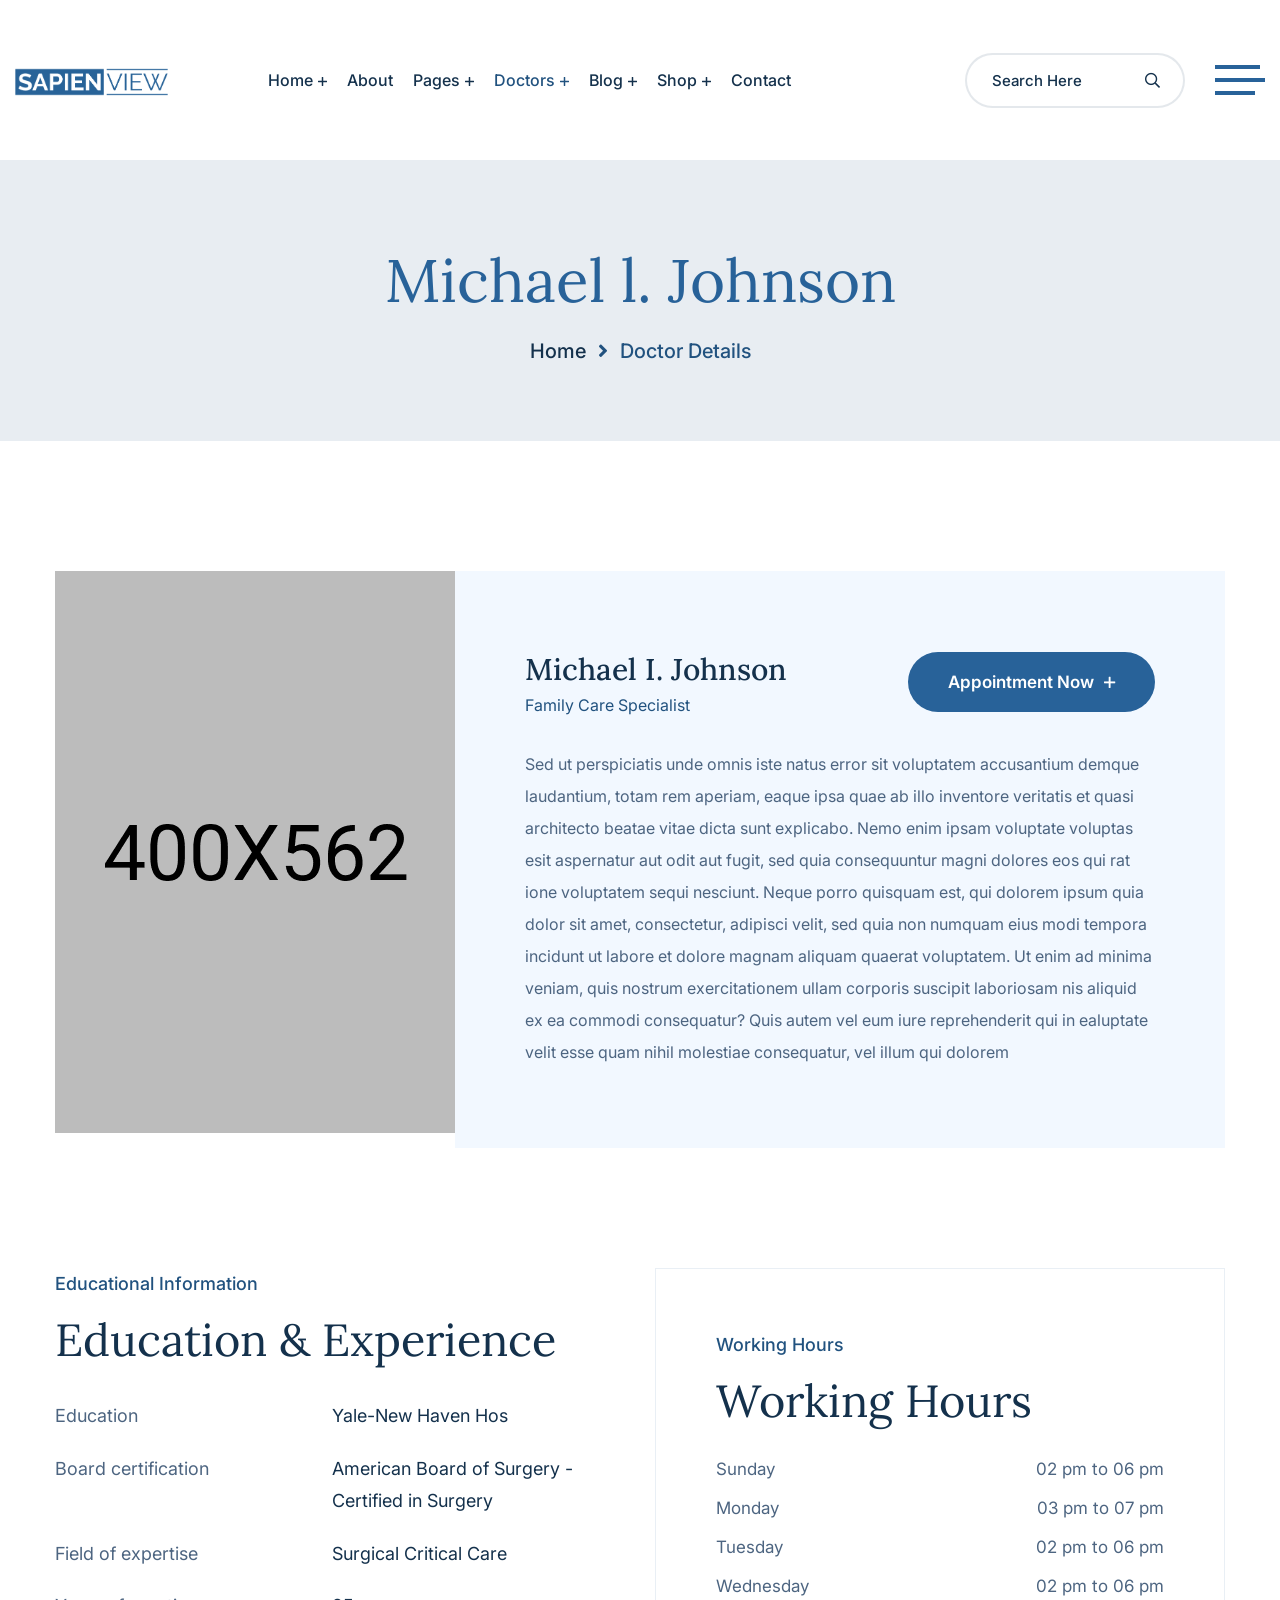
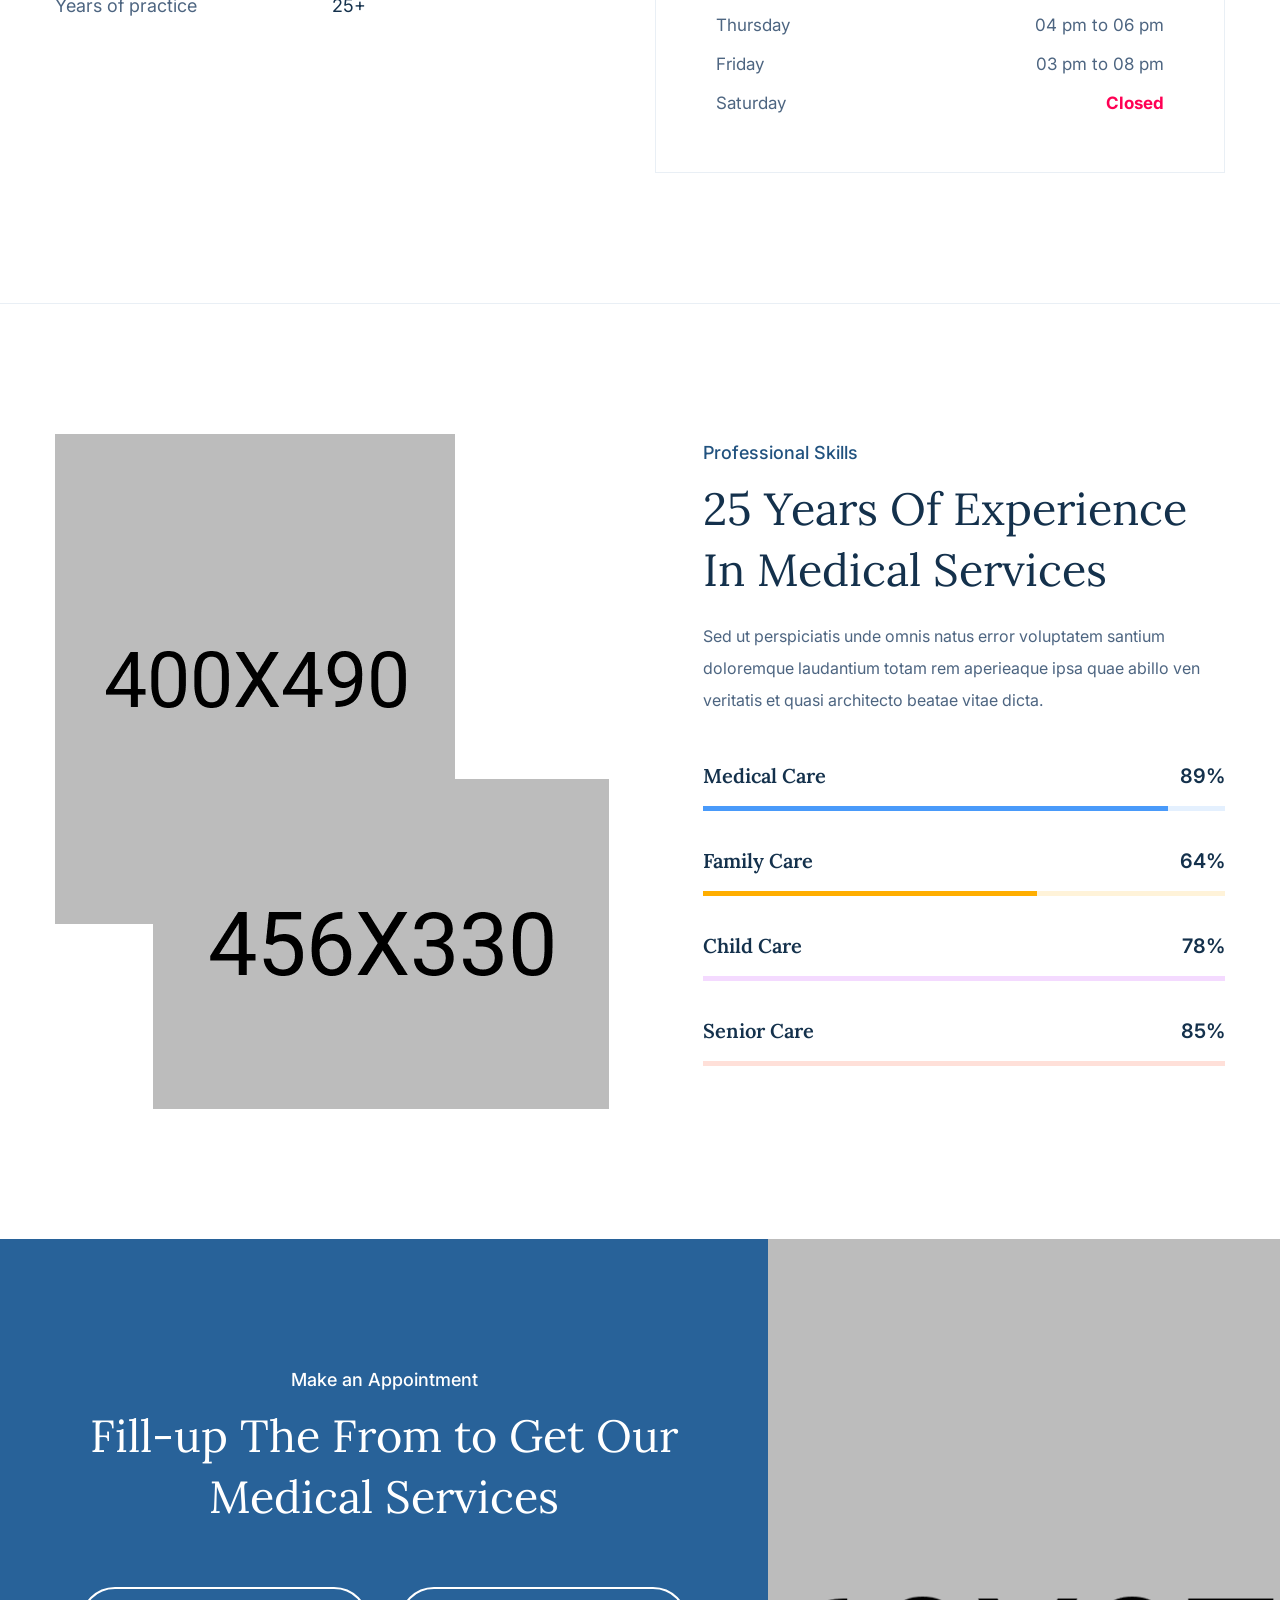
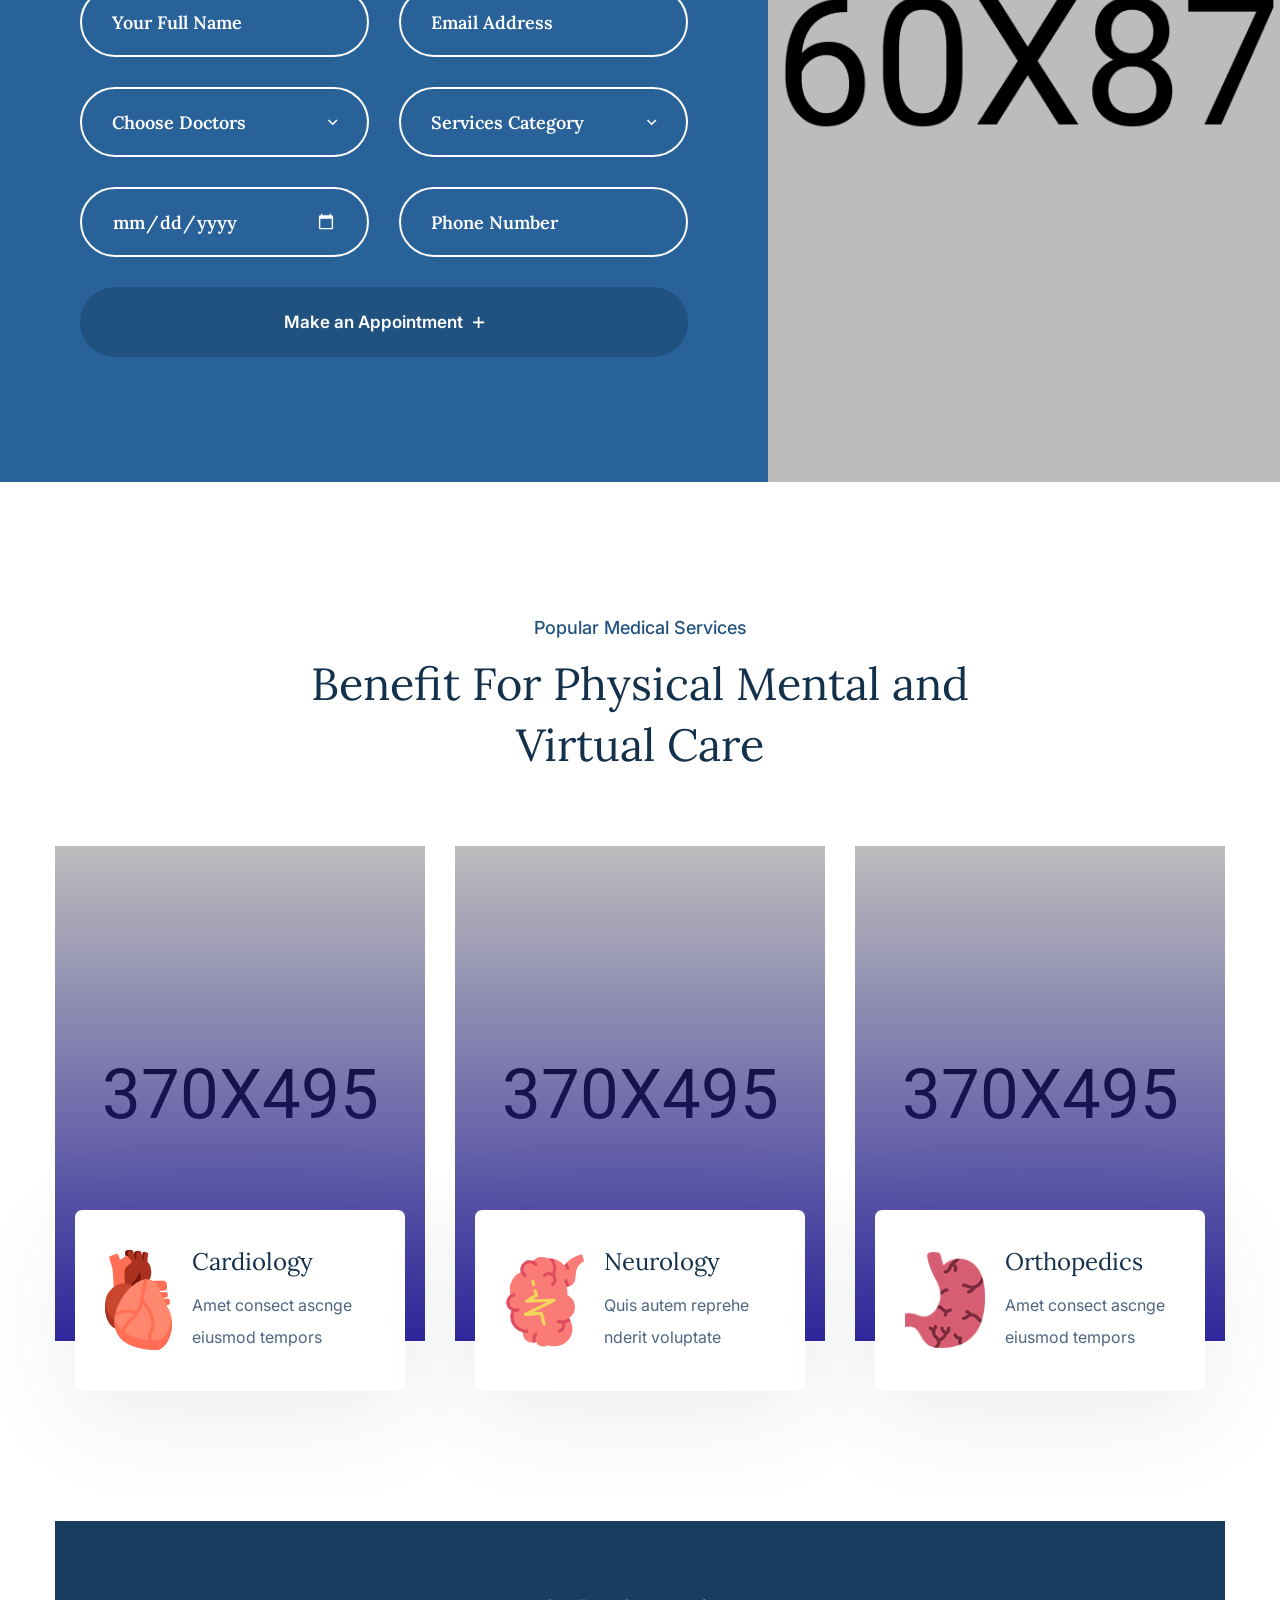
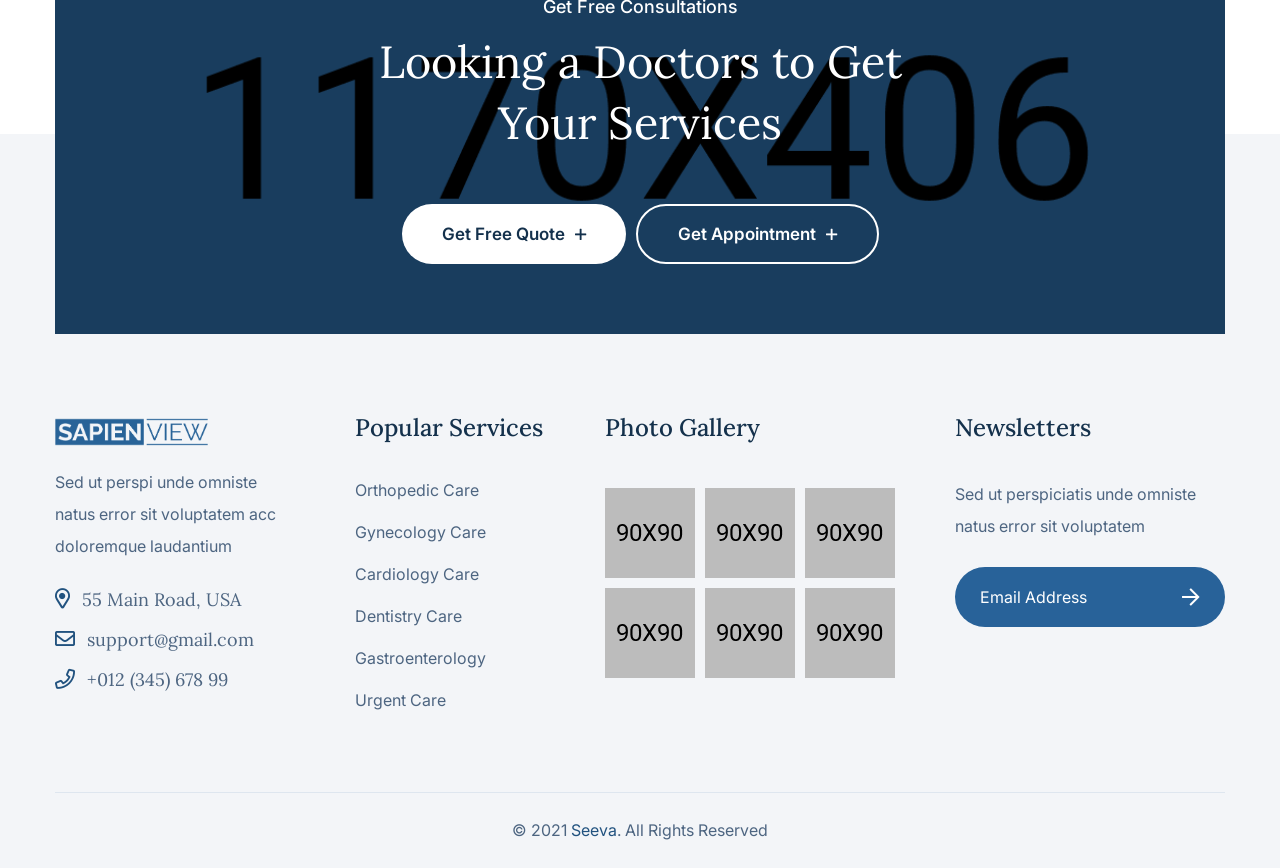
<file: doctor-details.html>
<!DOCTYPE html>
<html lang="zxx">

<head>
    <meta charset="UTF-8">
    <meta http-equiv="X-UA-Compatible" content="IE=edge">
    <meta name="viewport" content="width=device-width, initial-scale=1.0">
    <title>Seeva - Medical and Dental HTML Template || Doctors Details</title>

    <!--====== Favicon Icon ======-->
    <link rel="shortcut icon" href="assets/img/favicon.ico" type="img/png" />
    <!--====== Animate Css ======-->
    <link rel="stylesheet" href="assets/css/animate.min.css" />
    <!--====== Bootstrap css ======-->
    <link rel="stylesheet" href="assets/css/bootstrap.min.css" />
    <!--====== Slick Slider ======-->
    <link rel="stylesheet" href="assets/css/slick.min.css" />
    <!--====== Nice Select ======-->
    <link rel="stylesheet" href="assets/css/nice-select.min.css" />
    <!--====== Magnific Popup ======-->
    <link rel="stylesheet" href="assets/css/magnific-popup.min.css" />
    <!--====== Font Awesome ======-->
    <link rel="stylesheet" href="assets/fonts/fontawesome/css/all.min.css" />
    <!--====== Flaticon ======-->
    <link rel="stylesheet" href="assets/fonts/flaticon/css/flaticon.css" />
    <!--====== Main Css ======-->
    <link rel="stylesheet" href="assets/css/style.css" />
</head>

<body>
    <!--====== Start Preloader ======-->
    <div id="preloader">
        <div id="loading-center">
            <div id="object"></div>
        </div>
    </div>
    <!--====== End Preloader ======-->

    <!--====== Start Template Header ======-->
    <header class="template-header sticky-header header-one">
        <div class="container-fluid container-1400">
            <div class="header-navigation">
                <div class="header-left">
                    <div class="site-logo">
                        <a href="index.html">
                            <img src="assets/img/logo.png" alt="Seeva">
                        </a>
                    </div>
                    <nav class="site-menu menu-gap-left d-none d-xl-block">
                        <ul class="primary-menu">
                            <li>
                                <a href="index.html">Home</a>
                                <ul class="sub-menu">
                                    <li><a href="index.html">Home One</a></li>
                                    <li><a href="index-two.html">Home Two</a></li>
                                    <li><a href="index-three.html">Home Three</a></li>
                                    <li><a href="index-four.html">Home Four</a></li>
                                    <li><a href="index-five.html">Home Five</a></li>
                                </ul>
                            </li>
                            <li><a href="about.html">About</a></li>
                            <li>
                                <a href="#">Pages</a>
                                <ul class="sub-menu">
                                    <li>
                                        <a href="service.html">Services</a>
                                        <ul class="sub-menu">
                                            <li><a href="service.html">Service One</a></li>
                                            <li><a href="service-two.html">Service Two</a></li>
                                            <li><a href="service-details.html">Service Details</a></li>
                                        </ul>
                                    </li>
                                    <li><a href="pricing.html">Pricing Plan</a></li>
                                    <li><a href="faq.html">Help & FAQ</a></li>
                                    <li><a href="gallery.html">Our Gallery</a></li>
                                    <li><a href="appointments.html">Appointment</a></li>
                                </ul>
                            </li>
                            <li class="active">
                                <a href="doctors.html">Doctors</a>
                                <ul class="sub-menu">
                                    <li><a href="doctor-details.html">Doctor Details</a></li>
                                </ul>
                            </li>
                            <li>
                                <a href="blog-standard.html">Blog</a>
                                <ul class="sub-menu">
                                    <li><a href="blog-details.html">Blog Details</a></li>
                                </ul>
                            </li>
                            <li>
                                <a href="shop.html">Shop</a>
                                <ul class="sub-menu">
                                    <li><a href="product-details.html">Shop Details</a></li>
                                </ul>
                            </li>
                            <li><a href="contact.html">Contact</a></li>
                        </ul>
                    </nav>
                </div>
                <div class="header-right">
                    <ul class="extra-icons">
                        <li class="d-none d-sm-block">
                            <div class="header-search-area">
                                <form action="#">
                                    <input type="search" placeholder="Search Here">
                                    <button type="submit"><i class="far fa-search"></i></button>
                                </form>
                            </div>
                        </li>
                        <li class="d-none d-xl-block">
                            <div class="off-canvas-btn style-two">
                                <span></span>
                            </div>
                        </li>
                        <li class="d-xl-none">
                            <a href="#" class="navbar-toggler">
                                <span></span>
                                <span></span>
                                <span></span>
                            </a>
                        </li>
                    </ul>
                </div>
            </div>
        </div>

        <!-- Start Off Canvas -->
        <div class="slide-panel off-canvas-panel">
            <div class="panel-overlay"></div>
            <div class="panel-inner">
                <div class="canvas-logo">
                    <img src="assets/img/logo.png" alt="">
                </div>
                <div class="about-us">
                    <h5 class="canvas-widget-title">About Us</h5>
                    <p>
                        Sed perspiciatis unde omnis iste natus error voluptatem accusantium doloremque laudantium totam rem aperams eaque ipsa quae abillo.
                    </p>
                </div>
                <div class="contact-us">
                    <h5 class="canvas-widget-title">Contact Us</h5>
                    <ul>
                        <li>
                            <i class="far fa-map-marker-alt"></i>
                            354 Oakridge, Camden NJ 08102 - USA
                        </li>
                        <li>
                            <i class="far fa-envelope-open"></i>
                            <a href="mailto:support@qolle.com">support@seeva.com</a>
                            <a href="mailto:info@qolle.com">info@seeva.com</a>
                        </li>
                        <li>
                            <i class="far fa-phone"></i>
                            <a href="tel:+01234567899">+012 (345) 678 99</a><br>
                            <a href="tel:+8563214">+8563214</a>
                        </li>
                    </ul>
                </div>
                <a href="#" class="panel-close">
                    <i class="fal fa-times"></i>
                </a>
            </div>
        </div>
        <!-- End Off Canvas -->

        <!-- Start Mobile Panel -->
        <div class="slide-panel mobile-slide-panel">
            <div class="panel-overlay"></div>
            <div class="panel-inner">
                <div class="panel-logo">
                    <img src="assets/img/logo.png" alt="">
                </div>
                <nav class="mobile-menu">
                    <ul class="primary-menu">
                        <li>
                            <a href="index.html">Home</a>
                            <ul class="sub-menu">
                                <li><a href="index.html">Home One</a></li>
                                <li><a href="index-two.html">Home Two</a></li>
                                <li><a href="index-three.html">Home Three</a></li>
                                <li><a href="index-four.html">Home Four</a></li>
                                <li><a href="index-five.html">Home Five</a></li>
                            </ul>
                        </li>
                        <li><a href="about.html">About</a></li>
                        <li>
                            <a href="#">Pages</a>
                            <ul class="sub-menu">
                                <li>
                                    <a href="service.html">Services</a>
                                    <ul class="sub-menu">
                                        <li><a href="service.html">Service One</a></li>
                                        <li><a href="service-two.html">Service Two</a></li>
                                        <li><a href="service-details.html">Service Details</a></li>
                                    </ul>
                                </li>
                                <li><a href="pricing.html">Pricing Plan</a></li>
                                <li><a href="faq.html">Help & FAQ</a></li>
                                <li><a href="gallery.html">Our Gallery</a></li>
                                <li><a href="appointments.html">Appointment</a></li>
                            </ul>
                        </li>
                        <li class="active">
                            <a href="doctors.html">Doctors</a>
                            <ul class="sub-menu">
                                <li><a href="doctor-details.html">Doctor Details</a></li>
                            </ul>
                        </li>
                        <li>
                            <a href="blog-standard.html">Blog</a>
                            <ul class="sub-menu">
                                <li><a href="blog-details.html">Blog Details</a></li>
                            </ul>
                        </li>
                        <li>
                            <a href="shop.html">Shop</a>
                            <ul class="sub-menu">
                                <li><a href="product-details.html">Shop Details</a></li>
                            </ul>
                        </li>
                        <li><a href="contact.html">Contact</a></li>
                    </ul>
                </nav>
                <a href="#" class="panel-close">
                    <i class="fal fa-times"></i>
                </a>
            </div>
        </div>
        <!-- Start Mobile Panel -->
    </header>
    <!--====== End Template Header ======-->

    <!--====== Page Title Start ======-->
    <section class="page-title-area">
        <div class="container">
            <h1 class="page-title">Michael l. Johnson</h1>

            <ul class="breadcrumb-nav">
                <li><a href="#">Home</a></li>
                <li><i class="fas fa-angle-right"></i></li>
                <li>Doctor Details</li>
            </ul>
        </div>
    </section>
    <!--====== Page Title End ======-->

    <!--====== Doctor Section Start ======-->
    <section class="doctors-section section-gap">
        <div class="container">
            <div class="doctor-details-wrapper">
                <div class="doctor-info-box">
                    <div class="doctor-photo">
                        <img src="assets/img/doctors/doctor_details.jpg" alt="Image">
                    </div>
                    <div class="doctor-description">
                        <div class="description-header">
                            <div>
                                <h3 class="name">Michael I. Johnson </h3>
                                <span class="specialty">Family Care Specialist</span>
                            </div>
                            <div>
                                <a href="#" class="template-btn template-btn-primary">
                                    Appointment Now <i class="far fa-plus"></i>
                                </a>
                            </div>
                        </div>
                        <p>
                            Sed ut perspiciatis unde omnis iste natus error sit voluptatem accusantium demque laudantium, totam rem aperiam, eaque ipsa quae ab illo inventore veritatis et quasi architecto beatae vitae dicta sunt explicabo. Nemo enim ipsam voluptate voluptas esit aspernatur aut odit aut fugit, sed quia consequuntur magni dolores eos qui rat ione voluptatem sequi nesciunt. Neque porro quisquam est, qui dolorem ipsum quia dolor sit amet, consectetur, adipisci velit, sed quia non numquam eius modi tempora incidunt ut labore et dolore magnam aliquam quaerat voluptatem. Ut enim ad minima veniam, quis nostrum exercitationem ullam corporis suscipit laboriosam nis aliquid ex ea commodi consequatur? Quis autem vel eum iure reprehenderit qui in ealuptate velit esse quam nihil molestiae consequatur, vel illum qui dolorem
                        </p>
                    </div>
                </div>
                <div class="row justify-content-center">
                    <div class="col-lg-6 col-md-10">
                        <div class="doctor-information">
                            <div class="section-heading mb-30">
                                <span class="tagline">Educational Information</span>
                                <h2 class="title">Education & Experience</h2>
                            </div>

                            <ul>
                                <li>
                                    <span class="info-title">Education</span>
                                    <span class="info-desc">Yale-New Haven Hos</span>
                                </li>
                                <li>
                                    <span class="info-title">Board certification</span>
                                    <span class="info-desc">American Board of Surgery - Certified in Surgery</span>
                                </li>
                                <li>
                                    <span class="info-title">Field of expertise</span>
                                    <span class="info-desc">Surgical Critical Care</span>
                                </li>
                                <li>
                                    <span class="info-title">Years of practice</span>
                                    <span class="info-desc">25+</span>
                                </li>
                            </ul>
                        </div>
                    </div>
                    <div class="col-lg-6 col-md-10">
                        <div class="working-hour-table mt-md-50">
                            <div class="section-heading mb-30">
                                <span class="tagline">Working Hours</span>
                                <h2 class="title">Working Hours</h2>
                            </div>
                            <ul>
                                <li>
                                    <span>Sunday</span><span>02 pm to 06 pm</span>
                                </li>
                                <li>
                                    <span>Monday</span><span>03 pm to 07 pm</span>
                                </li>
                                <li>
                                    <span>Tuesday</span><span>02 pm to 06 pm</span>
                                </li>
                                <li>
                                    <span>Wednesday</span><span>02 pm to 06 pm</span>
                                </li>
                                <li>
                                    <span>Thursday</span><span>04 pm to 06 pm</span>
                                </li>
                                <li>
                                    <span>Friday</span><span>03 pm to 08 pm</span>
                                </li>
                                <li>
                                    <span>Saturday</span><span class="closed">Closed</span>
                                </li>
                            </ul>
                        </div>
                    </div>
                </div>
            </div>
        </div>
    </section>
    <!--====== Doctor Section End ======-->

    <!--====== Skill Section Start ======-->
    <section class="skill-section section-gap border-top-primary">
        <div class="container">
            <div class="row justify-content-center justify-content-lg-between align-items-center">
                <div class="col-lg-6 col-md-10">
                    <div class="tile-gallery-two pr-lg-3">
                        <div class="image-one">
                            <img src="assets/img/tile-gallery/04.jpg" alt="Image">
                        </div>
                        <div class="image-two text-right wow fadeInUp" data-wow-delay="0.3s">
                            <img src="assets/img/tile-gallery/05.jpg" alt="Image">
                        </div>
                    </div>
                </div>
                <div class="col-lg-6 col-md-9">
                    <div class="skill-content pl-xl-5 mt-md-50">
                        <div class="section-heading mb-20">
                            <span class="tagline">Professional Skills</span>
                            <h2 class="title">
                                25 Years Of Experience In Medical Services
                            </h2>
                        </div>
                        <p>
                            Sed ut perspiciatis unde omnis natus error voluptatem santium doloremque laudantium totam rem aperieaque ipsa quae abillo ven veritatis et quasi architecto beatae vitae dicta.
                        </p>
                        <div class="skills-items mt-50 wow fadeInUp" data-wow-delay="0.4s">
                            <div class="progress-bar-wrapper mb-40" data-percentage="89" data-line-color="#499afa" data-line-bg="#e4f0fe">
                                <div class="progress-title-wrap">
                                    <h5 class="progress-title">Medical Care</h5>
                                    <span class="progress-percentage">89%</span>
                                </div>
                                <div class="progress-line-wrap">
                                    <div class="progress-line"></div>
                                </div>
                            </div>
                            <div class="progress-bar-wrapper mb-40" data-percentage="64" data-line-color="#ffae00" data-line-bg="#fff3d9">
                                <div class="progress-title-wrap">
                                    <h5 class="progress-title">Family Care</h5>
                                    <span class="progress-percentage">64%</span>
                                </div>
                                <div class="progress-line-wrap">
                                    <div class="progress-line"></div>
                                </div>
                            </div>
                            <div class="progress-bar-wrapper mb-40" data-percentage="78" data-line-color="#b505ff" data-line-bg="#f4daff">
                                <div class="progress-title-wrap">
                                    <h5 class="progress-title">Child Care</h5>
                                    <span class="progress-percentage">78%</span>
                                </div>
                                <div class="progress-line-wrap">
                                    <div class="progress-line"></div>
                                </div>
                            </div>
                            <div class="progress-bar-wrapper mb-40" data-percentage="85" data-line-color="#ff3000" data-line-bg="#ffe0d9">
                                <div class="progress-title-wrap">
                                    <h5 class="progress-title">Senior Care</h5>
                                    <span class="progress-percentage">85%</span>
                                </div>
                                <div class="progress-line-wrap">
                                    <div class="progress-line"></div>
                                </div>
                            </div>
                        </div>
                    </div>
                </div>
            </div>
        </div>
    </section>
    <!--====== Skill Section End ======-->

    <!--====== Appointment Section Start ======-->
    <section class="appointment-section">
        <div class="appointment-form-three style-two bg-color-primary">
            <div class="form-wrap">
                <div class="section-heading text-center heading-white mb-60">
                    <span class="tagline">Make an Appointment</span>
                    <h2 class="title">Fill-up The From to Get Our Medical Services </h2>
                </div>
                <form action="#">
                    <div class="row">
                        <div class="col-sm-6">
                            <div class="input-field">
                                <input type="text" placeholder="Your Full Name">
                            </div>
                        </div>
                        <div class="col-sm-6">
                            <div class="input-field">
                                <input type="email" placeholder="Email Address">
                            </div>
                        </div>
                        <div class="col-sm-6">
                            <div class="input-field">
                                <select>
                                    <option value="1" selected disabled>Choose Doctors</option>
                                    <option value="2">Doctor One</option>
                                    <option value="3">Doctor Two</option>
                                    <option value="4">Doctor Three</option>
                                    <option value="5">Doctor Four</option>
                                </select>
                            </div>
                        </div>
                        <div class="col-sm-6">
                            <div class="input-field">
                                <select>
                                    <option value="1" selected disabled>Services Category</option>
                                    <option value="2">Service One</option>
                                    <option value="3">Service Two</option>
                                    <option value="4">Service Three</option>
                                    <option value="5">Service Four</option>
                                </select>
                            </div>
                        </div>
                        <div class="col-sm-6">
                            <div class="input-field">
                                <input type="date">
                            </div>
                        </div>
                        <div class="col-sm-6">
                            <div class="input-field">
                                <input type="text" placeholder="Phone Number">
                            </div>
                        </div>
                        <div class="col-sm-12">
                            <div class="input-field">
                                <button type="submit" class="template-btn">
                                    Make an Appointment <i class="far fa-plus"></i>
                                </button>
                            </div>
                        </div>
                    </div>
                </form>
            </div>
            <div class="appointment-image" style="background-image: url(assets/img/appointment/06.jpg);">
            </div>
        </div>
    </section>
    <!--====== Appointment Section End ======-->

    <!--====== Service Section Start ======-->
    <section class="services-section section-gap">
        <div class="container">
            <div class="row justify-content-center">
                <div class="col-lg-7">
                    <div class="section-heading text-center mb-30">
                        <span class="tagline">Popular Medical Services</span>
                        <h2 class="title">Benefit For Physical Mental  and Virtual Care</h2>
                    </div>
                </div>
            </div>
            <div class="row service-loop justify-content-center">
                <div class="col-lg-4 col-md-6 col-sm-10">
                    <div class="fancy-content-box-two mt-40">
                        <div class="thumbnail">
                            <img src="assets/img/iconic-box/01.jpg" alt="Image">
                        </div>
                        <div class="box-content">
                            <div class="icon">
                                <img src="assets/img/icon/heart-2.png" alt="">
                            </div>
                            <div class="content">
                                <h4 class="title"><a href="service-details.html">Cardiology</a></h4>
                                <p>Amet consect ascnge  eiusmod tempors</p>
                            </div>
                        </div>
                    </div>
                </div>
                <div class="col-lg-4 col-md-6 col-sm-10">
                    <div class="fancy-content-box-two mt-40">
                        <div class="thumbnail">
                            <img src="assets/img/iconic-box/02.jpg" alt="Image">
                        </div>
                        <div class="box-content">
                            <div class="icon">
                                <img src="assets/img/icon/brain-2.png" alt="">
                            </div>
                            <div class="content">
                                <h4 class="title"><a href="service-details.html">Neurology</a></h4>
                                <p>Quis autem reprehe nderit voluptate</p>
                            </div>
                        </div>
                    </div>
                </div>
                <div class="col-lg-4 col-md-6 col-sm-10">
                    <div class="fancy-content-box-two mt-40">
                        <div class="thumbnail">
                            <img src="assets/img/iconic-box/03.jpg" alt="Image">
                        </div>
                        <div class="box-content">
                            <div class="icon">
                                <img src="assets/img/icon/stomach-2.png" alt="">
                            </div>
                            <div class="content">
                                <h4 class="title"><a href="service-details.html">Orthopedics</a></h4>
                                <p>Amet consect ascnge  eiusmod tempors</p>
                            </div>
                        </div>
                    </div>
                </div>
            </div>
        </div>
    </section>
    <!--====== Service Section End ======-->

    <!--====== Back to Top Start ======-->
    <a class="back-to-top" href="#">
        <i class="far fa-angle-up"></i>
     </a>
    <!--====== Back to Top End ======-->

    <!--====== Start Template Footer ======-->
    <footer class="template-footer have-cta-boxed-one">
        <div class="cta-boxed-one">
            <div class="container">
                <div class="cta-inner bg-color-secondary bg-size-cover blend-mode-multiply" style="background-image: url(assets/img/cta-img/cta-boxed-bg-1.jpg);">
                    <div class="row justify-content-center">
                        <div class="col-xl-6 col-lg-8 col-md-10">
                            <div class="cta-content text-center">
                                <div class="section-heading heading-white">
                                    <span class="tagline">Get Free Consultations</span>
                                    <h2 class="title">Looking a Doctors to Get Your Services</h2>
                                </div>
                                <ul class="cta-buttons d-flex justify-content-center flex-wrap">
                                    <li><a href="#" class="template-btn template-btn-white">Get Free Quote <i class="far fa-plus"></i></a></li>
                                    <li><a href="#" class="template-btn template-btn-bordered">Get Appointment <i class="far fa-plus"></i></a></li>
                                </ul>
                            </div>
                        </div>
                    </div>
                </div>
            </div>
        </div>
        <div class="footer-inner bg-color-grey">
            <div class="container">
                <div class="footer-widgets">
                    <div class="row">
                        <div class="col-lg-3 col-md-8">
                            <div class="widget text-widget">
                                <div class="footer-logo">
                                    <img src="assets/img/logo.png" alt="Medibo">
                                </div>
                                <p>
                                    Sed ut perspi unde omniste natus error sit voluptatem acc doloremque laudantium
                                </p>
                                <ul class="contact-list">
                                    <li>
                                        <a href="https://goo.gl/maps/inpkL6wUZqMR3opX7"><i class="far fa-map-marker-alt"></i>55 Main Road, USA</a>
                                    </li>
                                    <li>
                                        <a href="mailto:support@gmail.com"><i class="far fa-envelope"></i>support@gmail.com</a>
                                    </li>
                                    <li>
                                        <a href="tel:01267899"><i class="far fa-phone"></i>+012 (345) 678 99</a>
                                    </li>
                                </ul>
                            </div>
                        </div>
                        <div class="col-lg-6">
                            <div class="row">
                                <div class="col-xl-5 col-md-6">
                                    <div class="widget nav-widget">
                                        <h4 class="widget-title">Popular Services</h4>
                                        <ul class="nav-links">
                                            <li><a href="#">Orthopedic Care</a></li>
                                            <li><a href="#">Gynecology Care</a></li>
                                            <li><a href="#">Cardiology Care</a></li>
                                            <li><a href="#">Dentistry Care</a></li>
                                            <li><a href="#">Gastroenterology</a></li>
                                            <li><a href="#">Urgent Care</a></li>
                                        </ul>
                                    </div>
                                </div>
                                <div class="col-xl-7 col-md-6">
                                    <div class="widget instagram-widget">
                                        <h4 class="widget-title">Photo Gallery</h4>
                                        <div class="instagram-images">
                                            <div class="single-image">
                                                <img src="assets/img/instagram/01.jpg" alt="Instagram">
                                                <a href="#"><i class="fab fa-instagram"></i></a>
                                            </div>
                                            <div class="single-image">
                                                <img src="assets/img/instagram/02.jpg" alt="Instagram">
                                                <a href="#"><i class="fab fa-instagram"></i></a>
                                            </div>
                                            <div class="single-image">
                                                <img src="assets/img/instagram/03.jpg" alt="Instagram">
                                                <a href="#"><i class="fab fa-instagram"></i></a>
                                            </div>
                                            <div class="single-image">
                                                <img src="assets/img/instagram/04.jpg" alt="Instagram">
                                                <a href="#"><i class="fab fa-instagram"></i></a>
                                            </div>
                                            <div class="single-image">
                                                <img src="assets/img/instagram/05.jpg" alt="Instagram">
                                                <a href="#"><i class="fab fa-instagram"></i></a>
                                            </div>
                                            <div class="single-image">
                                                <img src="assets/img/instagram/06.jpg" alt="Instagram">
                                                <a href="#"><i class="fab fa-instagram"></i></a>
                                            </div>
                                        </div>
                                    </div>
                                </div>
                            </div>
                        </div>
                        <div class="col-lg-3 col-md-10">
                            <div class="widget newsletters-widget">
                                <h4 class="widget-title">Newsletters</h4>
                                <p>
                                    Sed ut perspiciatis unde omniste <br> natus error sit voluptatem
                                </p>
                                <form action="#" class="newsletters-form">
                                    <input type="email" placeholder="Email Address">
                                    <button type="submit"><i class="far fa-arrow-right"></i></button>
                                </form>
                            </div>
                        </div>
                    </div>
                </div>
                <div class="copyright-area">
                    <p>© 2021 <a href="#">Seeva</a>. All Rights Reserved</p>
                </div>
            </div>
        </div>
    </footer>
    <!--====== End Template Footer ======-->

    <!--====== Jquery ======-->
    <script src="assets/js/jquery-3.6.0.min.js"></script>
    <!--====== Bootstrap ======-->
    <script src="assets/js/bootstrap.min.js"></script>
    <!--====== Slick slider ======-->
    <script src="assets/js/slick.min.js"></script>
    <!--====== Isotope ======-->
    <script src="assets/js/isotope.pkgd.min.js"></script>
    <!--====== Images loaded ======-->
    <script src="assets/js/imagesloaded.pkgd.min.js"></script>
    <!--====== In-view ======-->
    <script src="assets/js/jquery.inview.min.js"></script>
    <!--====== Nice Select ======-->
    <script src="assets/js/jquery.nice-select.min.js"></script>
    <!--====== Magnific Popup ======-->
    <script src="assets/js/magnific-popup.min.js"></script>
    <!--====== WOW Js ======-->
    <script src="assets/js/wow.min.js"></script>
    <!--====== Main JS ======-->
    <script src="assets/js/main.js"></script>
</body>

</html>
</file>
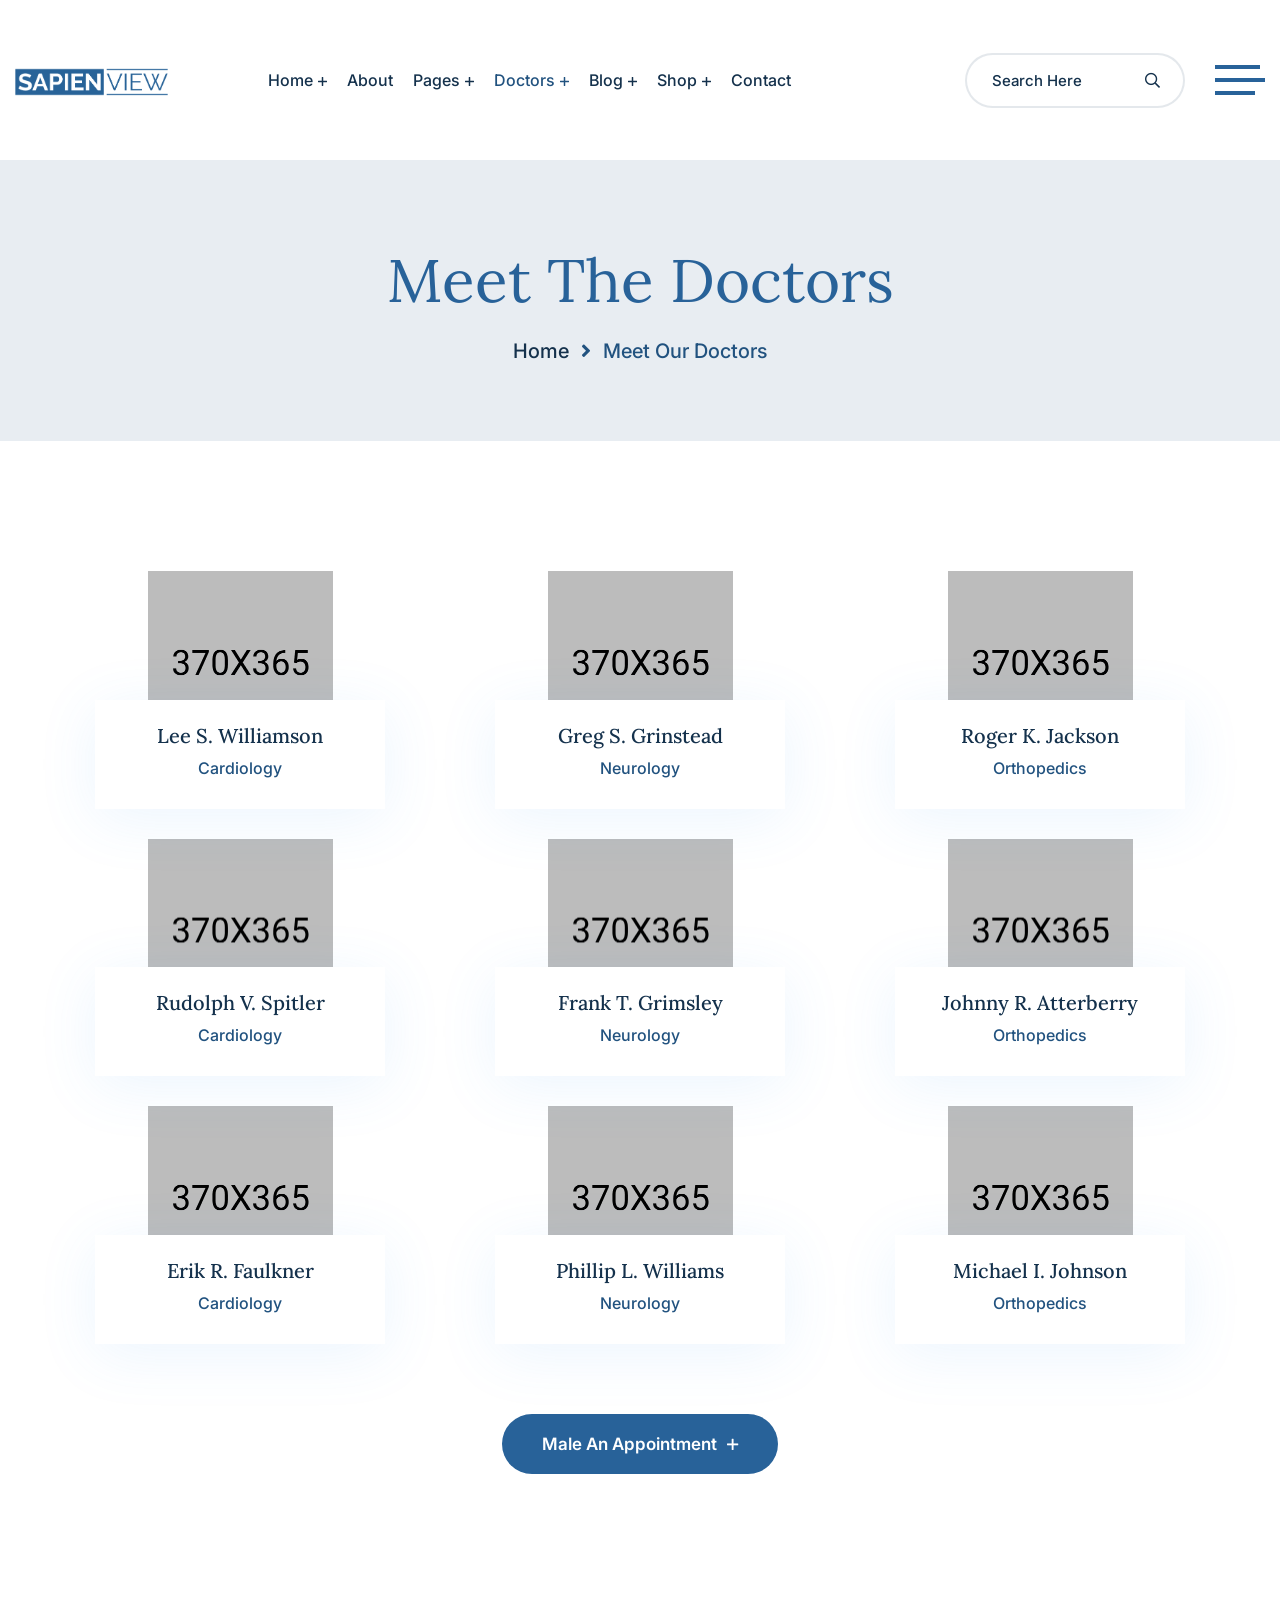
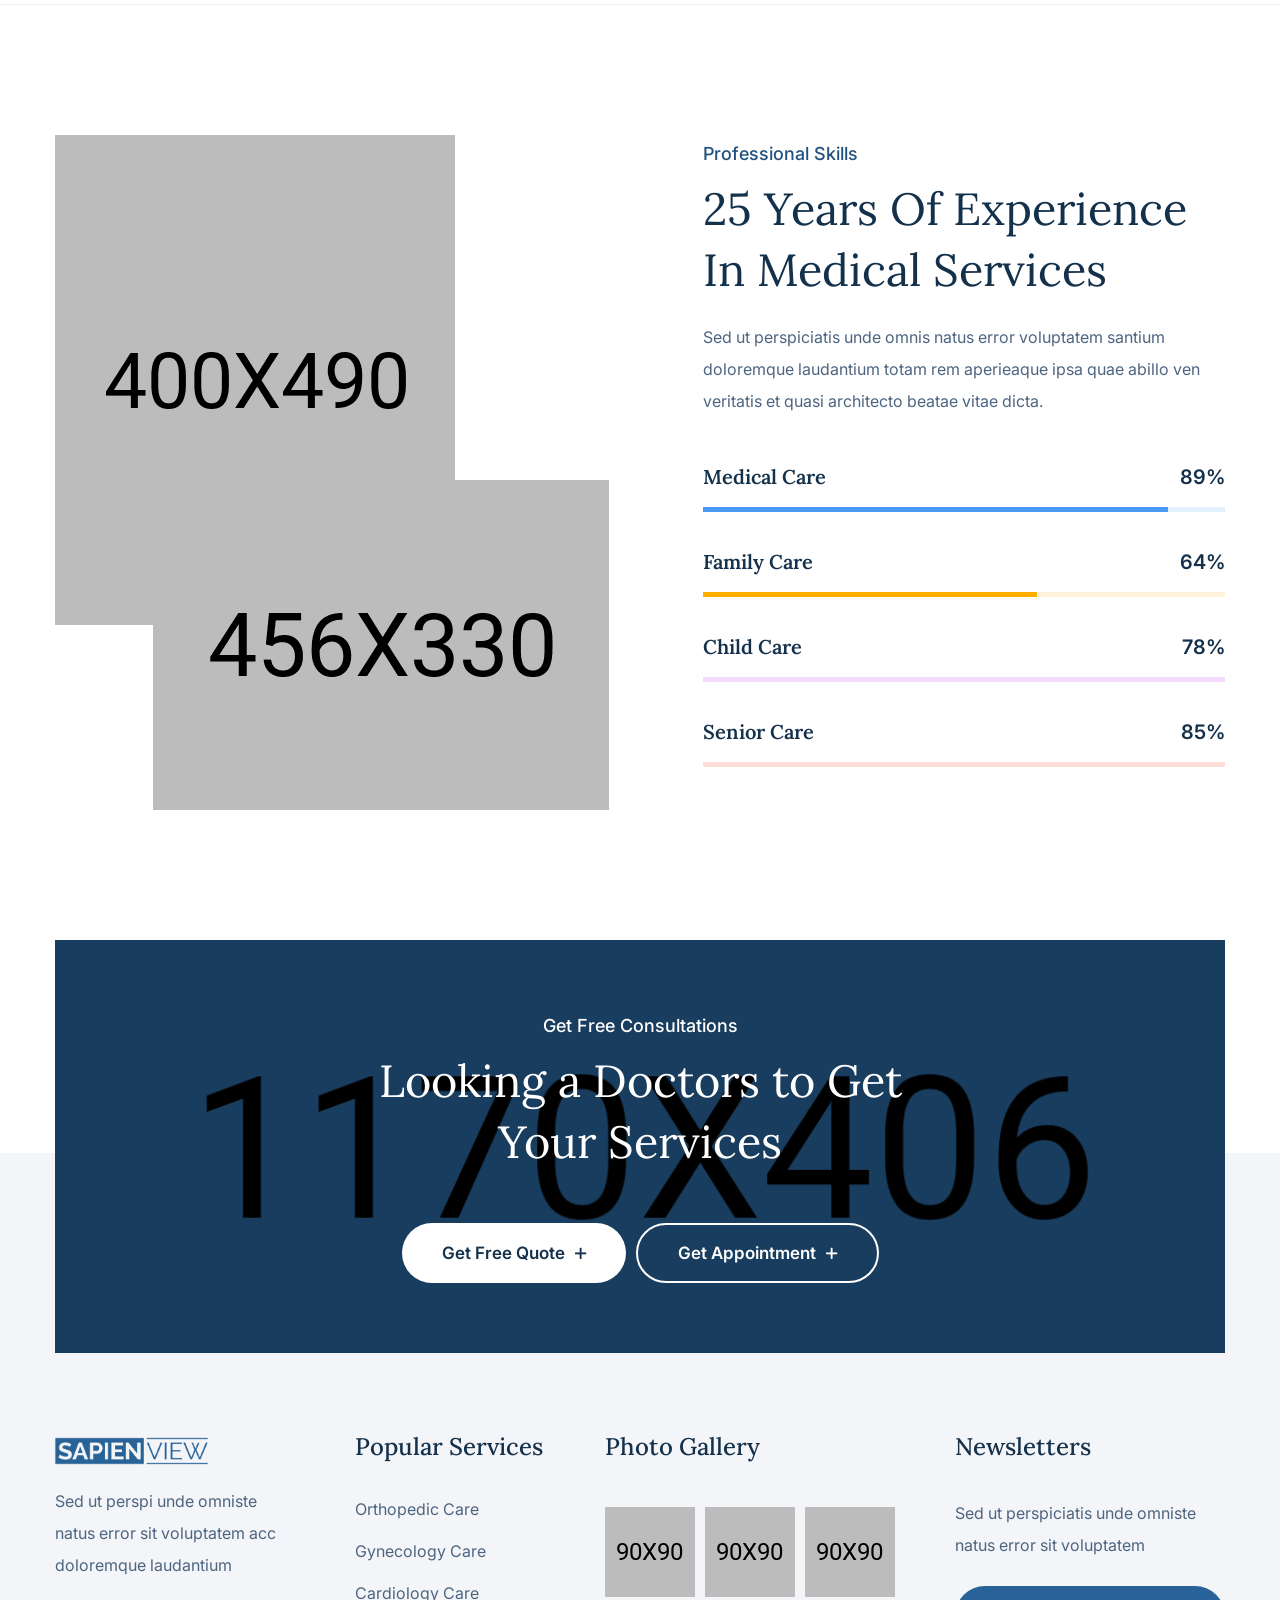
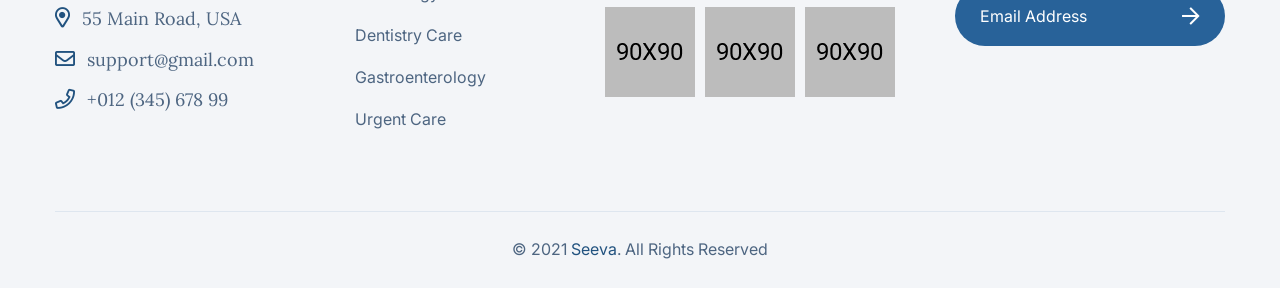
<file: doctors.html>
<!DOCTYPE html>
<html lang="zxx">

<head>
    <meta charset="UTF-8">
    <meta http-equiv="X-UA-Compatible" content="IE=edge">
    <meta name="viewport" content="width=device-width, initial-scale=1.0">
    <title>Seeva - Medical and Dental HTML Template || Doctors</title>

    <!--====== Favicon Icon ======-->
    <link rel="shortcut icon" href="assets/img/favicon.ico" type="img/png" />
    <!--====== Animate Css ======-->
    <link rel="stylesheet" href="assets/css/animate.min.css" />
    <!--====== Bootstrap css ======-->
    <link rel="stylesheet" href="assets/css/bootstrap.min.css" />
    <!--====== Slick Slider ======-->
    <link rel="stylesheet" href="assets/css/slick.min.css" />
    <!--====== Nice Select ======-->
    <link rel="stylesheet" href="assets/css/nice-select.min.css" />
    <!--====== Magnific Popup ======-->
    <link rel="stylesheet" href="assets/css/magnific-popup.min.css" />
    <!--====== Font Awesome ======-->
    <link rel="stylesheet" href="assets/fonts/fontawesome/css/all.min.css" />
    <!--====== Flaticon ======-->
    <link rel="stylesheet" href="assets/fonts/flaticon/css/flaticon.css" />
    <!--====== Main Css ======-->
    <link rel="stylesheet" href="assets/css/style.css" />
</head>

<body>
    <!--====== Start Preloader ======-->
    <div id="preloader">
        <div id="loading-center">
            <div id="object"></div>
        </div>
    </div>
    <!--====== End Preloader ======-->

    <!--====== Start Template Header ======-->
    <header class="template-header sticky-header header-one">
        <div class="container-fluid container-1400">
            <div class="header-navigation">
                <div class="header-left">
                    <div class="site-logo">
                        <a href="index.html">
                            <img src="assets/img/logo.png" alt="Seeva">
                        </a>
                    </div>
                    <nav class="site-menu menu-gap-left d-none d-xl-block">
                        <ul class="primary-menu">
                            <li>
                                <a href="index.html">Home</a>
                                <ul class="sub-menu">
                                    <li><a href="index.html">Home One</a></li>
                                    <li><a href="index-two.html">Home Two</a></li>
                                    <li><a href="index-three.html">Home Three</a></li>
                                    <li><a href="index-four.html">Home Four</a></li>
                                    <li><a href="index-five.html">Home Five</a></li>
                                </ul>
                            </li>
                            <li><a href="about.html">About</a></li>
                            <li>
                                <a href="#">Pages</a>
                                <ul class="sub-menu">
                                    <li>
                                        <a href="service.html">Services</a>
                                        <ul class="sub-menu">
                                            <li><a href="service.html">Service One</a></li>
                                            <li><a href="service-two.html">Service Two</a></li>
                                            <li><a href="service-details.html">Service Details</a></li>
                                        </ul>
                                    </li>
                                    <li><a href="pricing.html">Pricing Plan</a></li>
                                    <li><a href="faq.html">Help & FAQ</a></li>
                                    <li><a href="gallery.html">Our Gallery</a></li>
                                    <li><a href="appointments.html">Appointment</a></li>
                                </ul>
                            </li>
                            <li class="active">
                                <a href="doctors.html">Doctors</a>
                                <ul class="sub-menu">
                                    <li><a href="doctor-details.html">Doctor Details</a></li>
                                </ul>
                            </li>
                            <li>
                                <a href="blog-standard.html">Blog</a>
                                <ul class="sub-menu">
                                    <li><a href="blog-details.html">Blog Details</a></li>
                                </ul>
                            </li>
                            <li>
                                <a href="shop.html">Shop</a>
                                <ul class="sub-menu">
                                    <li><a href="product-details.html">Shop Details</a></li>
                                </ul>
                            </li>
                            <li><a href="contact.html">Contact</a></li>
                        </ul>
                    </nav>
                </div>
                <div class="header-right">
                    <ul class="extra-icons">
                        <li class="d-none d-sm-block">
                            <div class="header-search-area">
                                <form action="#">
                                    <input type="search" placeholder="Search Here">
                                    <button type="submit"><i class="far fa-search"></i></button>
                                </form>
                            </div>
                        </li>
                        <li class="d-none d-xl-block">
                            <div class="off-canvas-btn style-two">
                                <span></span>
                            </div>
                        </li>
                        <li class="d-xl-none">
                            <a href="#" class="navbar-toggler">
                                <span></span>
                                <span></span>
                                <span></span>
                            </a>
                        </li>
                    </ul>
                </div>
            </div>
        </div>

        <!-- Start Off Canvas -->
        <div class="slide-panel off-canvas-panel">
            <div class="panel-overlay"></div>
            <div class="panel-inner">
                <div class="canvas-logo">
                    <img src="assets/img/logo.png" alt="">
                </div>
                <div class="about-us">
                    <h5 class="canvas-widget-title">About Us</h5>
                    <p>
                        Sed perspiciatis unde omnis iste natus error voluptatem accusantium doloremque laudantium totam rem aperams eaque ipsa quae abillo.
                    </p>
                </div>
                <div class="contact-us">
                    <h5 class="canvas-widget-title">Contact Us</h5>
                    <ul>
                        <li>
                            <i class="far fa-map-marker-alt"></i>
                            354 Oakridge, Camden NJ 08102 - USA
                        </li>
                        <li>
                            <i class="far fa-envelope-open"></i>
                            <a href="mailto:support@qolle.com">support@seeva.com</a>
                            <a href="mailto:info@qolle.com">info@seeva.com</a>
                        </li>
                        <li>
                            <i class="far fa-phone"></i>
                            <a href="tel:+01234567899">+012 (345) 678 99</a><br>
                            <a href="tel:+8563214">+8563214</a>
                        </li>
                    </ul>
                </div>
                <a href="#" class="panel-close">
                    <i class="fal fa-times"></i>
                </a>
            </div>
        </div>
        <!-- End Off Canvas -->

        <!-- Start Mobile Panel -->
        <div class="slide-panel mobile-slide-panel">
            <div class="panel-overlay"></div>
            <div class="panel-inner">
                <div class="panel-logo">
                    <img src="assets/img/logo.png" alt="">
                </div>
                <nav class="mobile-menu">
                    <ul class="primary-menu">
                        <li>
                            <a href="index.html">Home</a>
                            <ul class="sub-menu">
                                <li><a href="index.html">Home One</a></li>
                                <li><a href="index-two.html">Home Two</a></li>
                                <li><a href="index-three.html">Home Three</a></li>
                                <li><a href="index-four.html">Home Four</a></li>
                                <li><a href="index-five.html">Home Five</a></li>
                            </ul>
                        </li>
                        <li><a href="about.html">About</a></li>
                        <li>
                            <a href="#">Pages</a>
                            <ul class="sub-menu">
                                <li>
                                    <a href="service.html">Services</a>
                                    <ul class="sub-menu">
                                        <li><a href="service.html">Service One</a></li>
                                        <li><a href="service-two.html">Service Two</a></li>
                                        <li><a href="service-details.html">Service Details</a></li>
                                    </ul>
                                </li>
                                <li><a href="pricing.html">Pricing Plan</a></li>
                                <li><a href="faq.html">Help & FAQ</a></li>
                                <li><a href="gallery.html">Our Gallery</a></li>
                                <li><a href="appointments.html">Appointment</a></li>
                            </ul>
                        </li>
                        <li class="active">
                            <a href="doctors.html">Doctors</a>
                            <ul class="sub-menu">
                                <li><a href="doctor-details.html">Doctor Details</a></li>
                            </ul>
                        </li>
                        <li>
                            <a href="blog-standard.html">Blog</a>
                            <ul class="sub-menu">
                                <li><a href="blog-details.html">Blog Details</a></li>
                            </ul>
                        </li>
                        <li>
                            <a href="shop.html">Shop</a>
                            <ul class="sub-menu">
                                <li><a href="product-details.html">Shop Details</a></li>
                            </ul>
                        </li>
                        <li><a href="contact.html">Contact</a></li>
                    </ul>
                </nav>
                <a href="#" class="panel-close">
                    <i class="fal fa-times"></i>
                </a>
            </div>
        </div>
        <!-- Start Mobile Panel -->
    </header>
    <!--====== End Template Header ======-->

    <!--====== Page Title Start ======-->
    <section class="page-title-area">
        <div class="container">
            <h1 class="page-title">Meet The Doctors</h1>

            <ul class="breadcrumb-nav">
                <li><a href="#">Home</a></li>
                <li><i class="fas fa-angle-right"></i></li>
                <li>Meet Our Doctors</li>
            </ul>
        </div>
    </section>
    <!--====== Page Title End ======-->

    <!--====== Doctor Section Start ======-->
    <section class="doctors-section section-gap">
        <div class="container">
            <div class="row doctors-loop justify-content-center">
                <div class="col-lg-4 col-md-6 col-sm-9">
                    <div class="doctor-box-one mb-30">
                        <div class="doctor-photo">
                            <img src="assets/img/doctors/01.jpg" alt="Image">
                        </div>
                        <div class="doctor-information">
                            <h5 class="name">
                                <a href="doctor-details.html">Lee S. Williamson</a>
                            </h5>
                            <span class="specialty">Cardiology</span>
                            <ul class="social-links">
                                <li><a href="#"><i class="fab fa-facebook-f"></i></a></li>
                                <li><a href="#"><i class="fab fa-twitter"></i></a></li>
                                <li><a href="#"><i class="fab fa-youtube"></i></a></li>
                                <li><a href="#"><i class="fab fa-linkedin"></i></a></li>
                            </ul>
                        </div>
                    </div>
                </div>
                <div class="col-lg-4 col-md-6 col-sm-9">
                    <div class="doctor-box-one mb-30">
                        <div class="doctor-photo">
                            <img src="assets/img/doctors/02.jpg" alt="Image">
                        </div>
                        <div class="doctor-information">
                            <h5 class="name">
                                <a href="doctor-details.html">Greg S. Grinstead</a>
                            </h5>
                            <span class="specialty">Neurology</span>
                            <ul class="social-links">
                                <li><a href="#"><i class="fab fa-facebook-f"></i></a></li>
                                <li><a href="#"><i class="fab fa-twitter"></i></a></li>
                                <li><a href="#"><i class="fab fa-youtube"></i></a></li>
                                <li><a href="#"><i class="fab fa-linkedin"></i></a></li>
                            </ul>
                        </div>
                    </div>
                </div>
                <div class="col-lg-4 col-md-6 col-sm-9">
                    <div class="doctor-box-one mb-30">
                        <div class="doctor-photo">
                            <img src="assets/img/doctors/03.jpg" alt="Image">
                        </div>
                        <div class="doctor-information">
                            <h5 class="name">
                                <a href="doctor-details.html">Roger K. Jackson</a>
                            </h5>
                            <span class="specialty">Orthopedics</span>
                            <ul class="social-links">
                                <li><a href="#"><i class="fab fa-facebook-f"></i></a></li>
                                <li><a href="#"><i class="fab fa-twitter"></i></a></li>
                                <li><a href="#"><i class="fab fa-youtube"></i></a></li>
                                <li><a href="#"><i class="fab fa-linkedin"></i></a></li>
                            </ul>
                        </div>
                    </div>
                </div>
                <div class="col-lg-4 col-md-6 col-sm-9">
                    <div class="doctor-box-one mb-30">
                        <div class="doctor-photo">
                            <img src="assets/img/doctors/04.jpg" alt="Image">
                        </div>
                        <div class="doctor-information">
                            <h5 class="name">
                                <a href="doctor-details.html">Rudolph V. Spitler</a>
                            </h5>
                            <span class="specialty">Cardiology</span>
                            <ul class="social-links">
                                <li><a href="#"><i class="fab fa-facebook-f"></i></a></li>
                                <li><a href="#"><i class="fab fa-twitter"></i></a></li>
                                <li><a href="#"><i class="fab fa-youtube"></i></a></li>
                                <li><a href="#"><i class="fab fa-linkedin"></i></a></li>
                            </ul>
                        </div>
                    </div>
                </div>
                <div class="col-lg-4 col-md-6 col-sm-9">
                    <div class="doctor-box-one mb-30">
                        <div class="doctor-photo">
                            <img src="assets/img/doctors/05.jpg" alt="Image">
                        </div>
                        <div class="doctor-information">
                            <h5 class="name">
                                <a href="doctor-details.html">Frank T. Grimsley</a>
                            </h5>
                            <span class="specialty">Neurology</span>
                            <ul class="social-links">
                                <li><a href="#"><i class="fab fa-facebook-f"></i></a></li>
                                <li><a href="#"><i class="fab fa-twitter"></i></a></li>
                                <li><a href="#"><i class="fab fa-youtube"></i></a></li>
                                <li><a href="#"><i class="fab fa-linkedin"></i></a></li>
                            </ul>
                        </div>
                    </div>
                </div>
                <div class="col-lg-4 col-md-6 col-sm-9">
                    <div class="doctor-box-one mb-30">
                        <div class="doctor-photo">
                            <img src="assets/img/doctors/06.jpg" alt="Image">
                        </div>
                        <div class="doctor-information">
                            <h5 class="name">
                                <a href="doctor-details.html">Johnny R. Atterberry</a>
                            </h5>
                            <span class="specialty">Orthopedics</span>
                            <ul class="social-links">
                                <li><a href="#"><i class="fab fa-facebook-f"></i></a></li>
                                <li><a href="#"><i class="fab fa-twitter"></i></a></li>
                                <li><a href="#"><i class="fab fa-youtube"></i></a></li>
                                <li><a href="#"><i class="fab fa-linkedin"></i></a></li>
                            </ul>
                        </div>
                    </div>
                </div>
                <div class="col-lg-4 col-md-6 col-sm-9">
                    <div class="doctor-box-one mb-30">
                        <div class="doctor-photo">
                            <img src="assets/img/doctors/07.jpg" alt="Image">
                        </div>
                        <div class="doctor-information">
                            <h5 class="name">
                                <a href="doctor-details.html">Erik R. Faulkner</a>
                            </h5>
                            <span class="specialty">Cardiology</span>
                            <ul class="social-links">
                                <li><a href="#"><i class="fab fa-facebook-f"></i></a></li>
                                <li><a href="#"><i class="fab fa-twitter"></i></a></li>
                                <li><a href="#"><i class="fab fa-youtube"></i></a></li>
                                <li><a href="#"><i class="fab fa-linkedin"></i></a></li>
                            </ul>
                        </div>
                    </div>
                </div>
                <div class="col-lg-4 col-md-6 col-sm-9">
                    <div class="doctor-box-one mb-30">
                        <div class="doctor-photo">
                            <img src="assets/img/doctors/08.jpg" alt="Image">
                        </div>
                        <div class="doctor-information">
                            <h5 class="name">
                                <a href="doctor-details.html">Phillip L. Williams</a>
                            </h5>
                            <span class="specialty">Neurology</span>
                            <ul class="social-links">
                                <li><a href="#"><i class="fab fa-facebook-f"></i></a></li>
                                <li><a href="#"><i class="fab fa-twitter"></i></a></li>
                                <li><a href="#"><i class="fab fa-youtube"></i></a></li>
                                <li><a href="#"><i class="fab fa-linkedin"></i></a></li>
                            </ul>
                        </div>
                    </div>
                </div>
                <div class="col-lg-4 col-md-6 col-sm-9">
                    <div class="doctor-box-one mb-30">
                        <div class="doctor-photo">
                            <img src="assets/img/doctors/09.jpg" alt="Image">
                        </div>
                        <div class="doctor-information">
                            <h5 class="name">
                                <a href="doctor-details.html">Michael I. Johnson</a>
                            </h5>
                            <span class="specialty">Orthopedics</span>
                            <ul class="social-links">
                                <li><a href="#"><i class="fab fa-facebook-f"></i></a></li>
                                <li><a href="#"><i class="fab fa-twitter"></i></a></li>
                                <li><a href="#"><i class="fab fa-youtube"></i></a></li>
                                <li><a href="#"><i class="fab fa-linkedin"></i></a></li>
                            </ul>
                        </div>
                    </div>
                </div>
            </div>
            <div class="load-more-doctors text-center mt-40">
                <a href="#" class="template-btn template-btn-primary">Male An Appointment <i class="far fa-plus"></i> </a>
            </div>
        </div>
    </section>
    <!--====== Doctor Section End ======-->

    <!--====== Skill Section Start ======-->
    <section class="skill-section section-gap border-top-primary">
        <div class="container">
            <div class="row justify-content-center justify-content-lg-between align-items-center">
                <div class="col-lg-6 col-md-10">
                    <div class="tile-gallery-two pr-lg-3">
                        <div class="image-one">
                            <img src="assets/img/tile-gallery/04.jpg" alt="Image">
                        </div>
                        <div class="image-two text-right wow fadeInUp" data-wow-delay="0.3s">
                            <img src="assets/img/tile-gallery/05.jpg" alt="Image">
                        </div>
                    </div>
                </div>
                <div class="col-lg-6 col-md-9">
                    <div class="skill-content pl-xl-5 mt-md-50">
                        <div class="section-heading mb-20">
                            <span class="tagline">Professional Skills</span>
                            <h2 class="title">
                                25 Years Of Experience In Medical Services
                            </h2>
                        </div>
                        <p>
                            Sed ut perspiciatis unde omnis natus error voluptatem santium doloremque laudantium totam rem aperieaque ipsa quae abillo ven veritatis et quasi architecto beatae vitae dicta.
                        </p>
                        <div class="skills-items mt-50 wow fadeInUp" data-wow-delay="0.4s">
                            <div class="progress-bar-wrapper mb-40" data-percentage="89" data-line-color="#499afa" data-line-bg="#e4f0fe">
                                <div class="progress-title-wrap">
                                    <h5 class="progress-title">Medical Care</h5>
                                    <span class="progress-percentage">89%</span>
                                </div>
                                <div class="progress-line-wrap">
                                    <div class="progress-line"></div>
                                </div>
                            </div>
                            <div class="progress-bar-wrapper mb-40" data-percentage="64" data-line-color="#ffae00" data-line-bg="#fff3d9">
                                <div class="progress-title-wrap">
                                    <h5 class="progress-title">Family Care</h5>
                                    <span class="progress-percentage">64%</span>
                                </div>
                                <div class="progress-line-wrap">
                                    <div class="progress-line"></div>
                                </div>
                            </div>
                            <div class="progress-bar-wrapper mb-40" data-percentage="78" data-line-color="#b505ff" data-line-bg="#f4daff">
                                <div class="progress-title-wrap">
                                    <h5 class="progress-title">Child Care</h5>
                                    <span class="progress-percentage">78%</span>
                                </div>
                                <div class="progress-line-wrap">
                                    <div class="progress-line"></div>
                                </div>
                            </div>
                            <div class="progress-bar-wrapper mb-40" data-percentage="85" data-line-color="#ff3000" data-line-bg="#ffe0d9">
                                <div class="progress-title-wrap">
                                    <h5 class="progress-title">Senior Care</h5>
                                    <span class="progress-percentage">85%</span>
                                </div>
                                <div class="progress-line-wrap">
                                    <div class="progress-line"></div>
                                </div>
                            </div>
                        </div>
                    </div>
                </div>
            </div>
        </div>
    </section>
    <!--====== Skill Section End ======-->

    <!--====== Back to Top Start ======-->
    <a class="back-to-top" href="#">
        <i class="far fa-angle-up"></i>
     </a>
    <!--====== Back to Top End ======-->

    <!--====== Start Template Footer ======-->
    <footer class="template-footer have-cta-boxed-one">
        <div class="cta-boxed-one">
            <div class="container">
                <div class="cta-inner bg-color-secondary bg-size-cover blend-mode-multiply" style="background-image: url(assets/img/cta-img/cta-boxed-bg-1.jpg);">
                    <div class="row justify-content-center">
                        <div class="col-xl-6 col-lg-8 col-md-10">
                            <div class="cta-content text-center">
                                <div class="section-heading heading-white">
                                    <span class="tagline">Get Free Consultations</span>
                                    <h2 class="title">Looking a Doctors to Get Your Services</h2>
                                </div>
                                <ul class="cta-buttons d-flex justify-content-center flex-wrap">
                                    <li><a href="#" class="template-btn template-btn-white">Get Free Quote <i class="far fa-plus"></i></a></li>
                                    <li><a href="#" class="template-btn template-btn-bordered">Get Appointment <i class="far fa-plus"></i></a></li>
                                </ul>
                            </div>
                        </div>
                    </div>
                </div>
            </div>
        </div>
        <div class="footer-inner bg-color-grey">
            <div class="container">
                <div class="footer-widgets">
                    <div class="row">
                        <div class="col-lg-3 col-md-8">
                            <div class="widget text-widget">
                                <div class="footer-logo">
                                    <img src="assets/img/logo.png" alt="Medibo">
                                </div>
                                <p>
                                    Sed ut perspi unde omniste natus error sit voluptatem acc doloremque laudantium
                                </p>
                                <ul class="contact-list">
                                    <li>
                                        <a href="https://goo.gl/maps/inpkL6wUZqMR3opX7"><i class="far fa-map-marker-alt"></i>55 Main Road, USA</a>
                                    </li>
                                    <li>
                                        <a href="mailto:support@gmail.com"><i class="far fa-envelope"></i>support@gmail.com</a>
                                    </li>
                                    <li>
                                        <a href="tel:01267899"><i class="far fa-phone"></i>+012 (345) 678 99</a>
                                    </li>
                                </ul>
                            </div>
                        </div>
                        <div class="col-lg-6">
                            <div class="row">
                                <div class="col-xl-5 col-md-6">
                                    <div class="widget nav-widget">
                                        <h4 class="widget-title">Popular Services</h4>
                                        <ul class="nav-links">
                                            <li><a href="#">Orthopedic Care</a></li>
                                            <li><a href="#">Gynecology Care</a></li>
                                            <li><a href="#">Cardiology Care</a></li>
                                            <li><a href="#">Dentistry Care</a></li>
                                            <li><a href="#">Gastroenterology</a></li>
                                            <li><a href="#">Urgent Care</a></li>
                                        </ul>
                                    </div>
                                </div>
                                <div class="col-xl-7 col-md-6">
                                    <div class="widget instagram-widget">
                                        <h4 class="widget-title">Photo Gallery</h4>
                                        <div class="instagram-images">
                                            <div class="single-image">
                                                <img src="assets/img/instagram/01.jpg" alt="Instagram">
                                                <a href="#"><i class="fab fa-instagram"></i></a>
                                            </div>
                                            <div class="single-image">
                                                <img src="assets/img/instagram/02.jpg" alt="Instagram">
                                                <a href="#"><i class="fab fa-instagram"></i></a>
                                            </div>
                                            <div class="single-image">
                                                <img src="assets/img/instagram/03.jpg" alt="Instagram">
                                                <a href="#"><i class="fab fa-instagram"></i></a>
                                            </div>
                                            <div class="single-image">
                                                <img src="assets/img/instagram/04.jpg" alt="Instagram">
                                                <a href="#"><i class="fab fa-instagram"></i></a>
                                            </div>
                                            <div class="single-image">
                                                <img src="assets/img/instagram/05.jpg" alt="Instagram">
                                                <a href="#"><i class="fab fa-instagram"></i></a>
                                            </div>
                                            <div class="single-image">
                                                <img src="assets/img/instagram/06.jpg" alt="Instagram">
                                                <a href="#"><i class="fab fa-instagram"></i></a>
                                            </div>
                                        </div>
                                    </div>
                                </div>
                            </div>
                        </div>
                        <div class="col-lg-3 col-md-10">
                            <div class="widget newsletters-widget">
                                <h4 class="widget-title">Newsletters</h4>
                                <p>
                                    Sed ut perspiciatis unde omniste <br> natus error sit voluptatem
                                </p>
                                <form action="#" class="newsletters-form">
                                    <input type="email" placeholder="Email Address">
                                    <button type="submit"><i class="far fa-arrow-right"></i></button>
                                </form>
                            </div>
                        </div>
                    </div>
                </div>
                <div class="copyright-area">
                    <p>© 2021 <a href="#">Seeva</a>. All Rights Reserved</p>
                </div>
            </div>
        </div>
    </footer>
    <!--====== End Template Footer ======-->

    <!--====== Jquery ======-->
    <script src="assets/js/jquery-3.6.0.min.js"></script>
    <!--====== Bootstrap ======-->
    <script src="assets/js/bootstrap.min.js"></script>
    <!--====== Slick slider ======-->
    <script src="assets/js/slick.min.js"></script>
    <!--====== Isotope ======-->
    <script src="assets/js/isotope.pkgd.min.js"></script>
    <!--====== Images loaded ======-->
    <script src="assets/js/imagesloaded.pkgd.min.js"></script>
    <!--====== In-view ======-->
    <script src="assets/js/jquery.inview.min.js"></script>
    <!--====== Nice Select ======-->
    <script src="assets/js/jquery.nice-select.min.js"></script>
    <!--====== Magnific Popup ======-->
    <script src="assets/js/magnific-popup.min.js"></script>
    <!--====== WOW Js ======-->
    <script src="assets/js/wow.min.js"></script>
    <!--====== Main JS ======-->
    <script src="assets/js/main.js"></script>
</body>

</html>
</file>
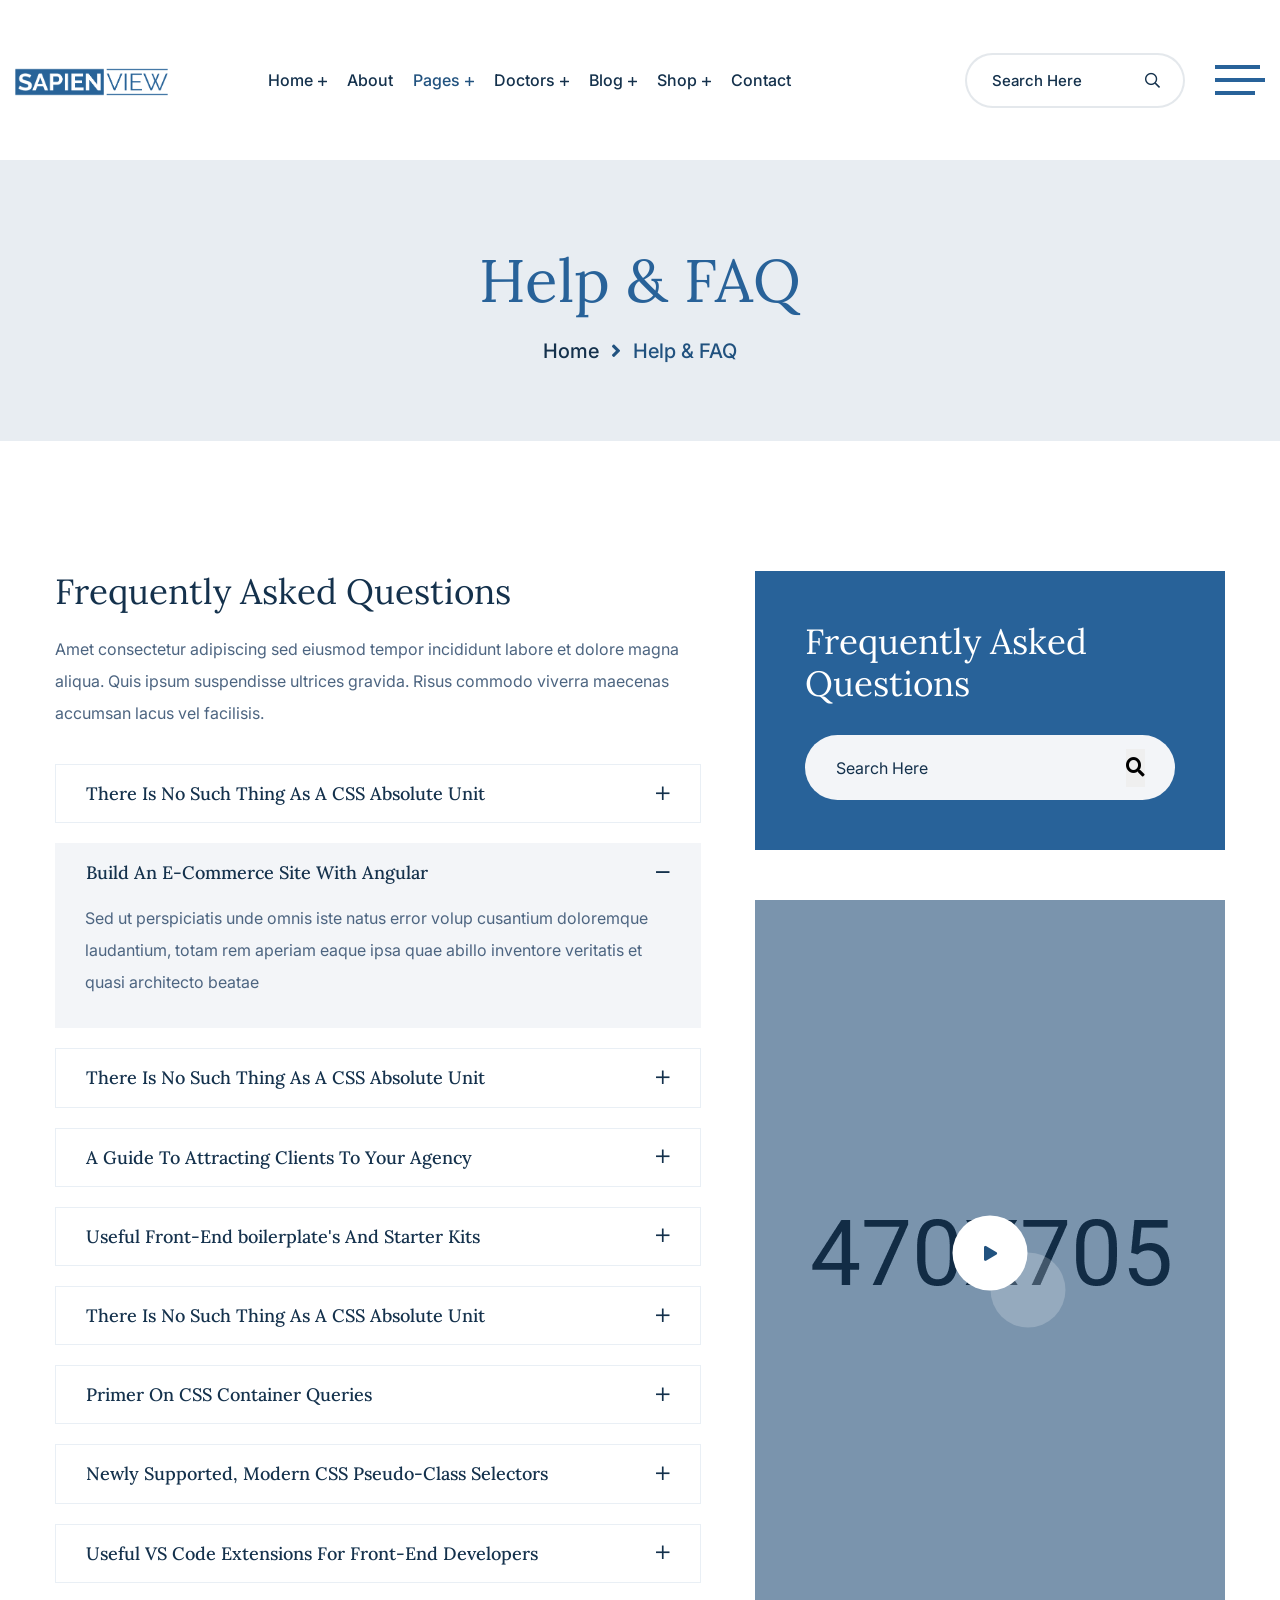
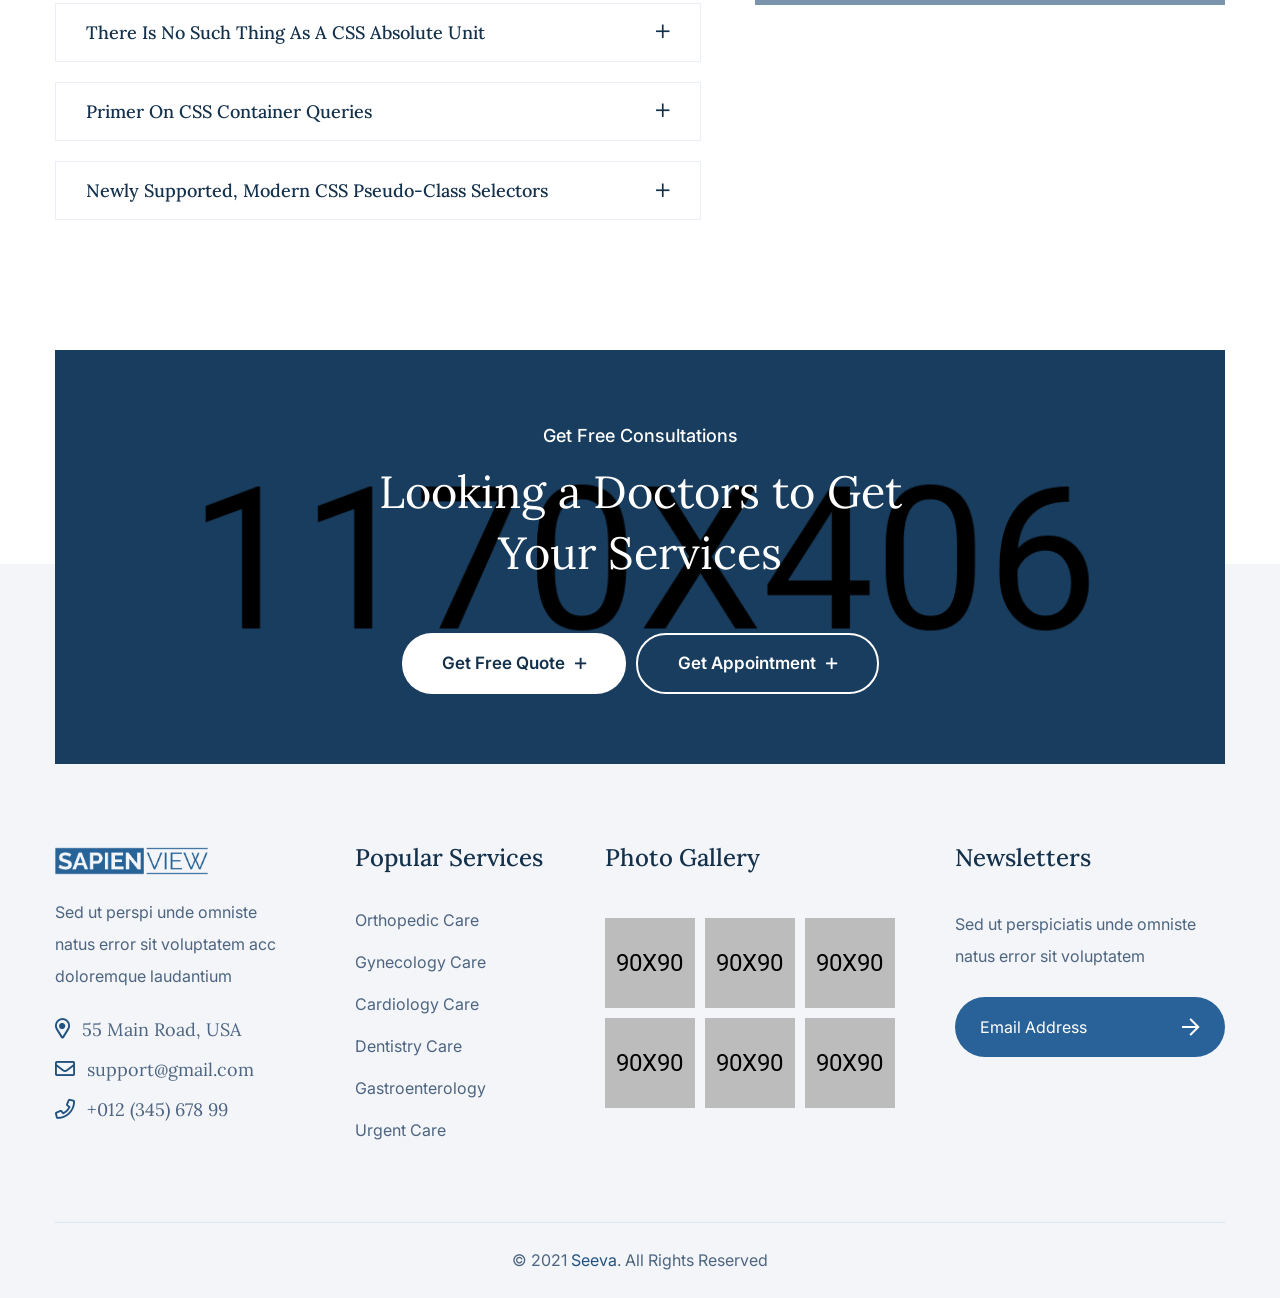
<file: faq.html>
<!DOCTYPE html>
<html lang="zxx">

<head>
    <meta charset="UTF-8">
    <meta http-equiv="X-UA-Compatible" content="IE=edge">
    <meta name="viewport" content="width=device-width, initial-scale=1.0">
    <title>Seeva - Medical and Dental HTML Template || Help & FAQ</title>

    <!--====== Favicon Icon ======-->
    <link rel="shortcut icon" href="assets/img/favicon.ico" type="img/png" />
    <!--====== Animate Css ======-->
    <link rel="stylesheet" href="assets/css/animate.min.css" />
    <!--====== Bootstrap css ======-->
    <link rel="stylesheet" href="assets/css/bootstrap.min.css" />
    <!--====== Slick Slider ======-->
    <link rel="stylesheet" href="assets/css/slick.min.css" />
    <!--====== Nice Select ======-->
    <link rel="stylesheet" href="assets/css/nice-select.min.css" />
    <!--====== Magnific Popup ======-->
    <link rel="stylesheet" href="assets/css/magnific-popup.min.css" />
    <!--====== Font Awesome ======-->
    <link rel="stylesheet" href="assets/fonts/fontawesome/css/all.min.css" />
    <!--====== Flaticon ======-->
    <link rel="stylesheet" href="assets/fonts/flaticon/css/flaticon.css" />
    <!--====== Main Css ======-->
    <link rel="stylesheet" href="assets/css/style.css" />
</head>

<body>
    <!--====== Start Preloader ======-->
    <div id="preloader">
        <div id="loading-center">
            <div id="object"></div>
        </div>
    </div>
    <!--====== End Preloader ======-->

    <!--====== Start Template Header ======-->
    <header class="template-header sticky-header header-one">
        <div class="container-fluid container-1400">
            <div class="header-navigation">
                <div class="header-left">
                    <div class="site-logo">
                        <a href="index.html">
                            <img src="assets/img/logo.png" alt="Seeva">
                        </a>
                    </div>
                    <nav class="site-menu menu-gap-left d-none d-xl-block">
                        <ul class="primary-menu">
                            <li>
                                <a href="index.html">Home</a>
                                <ul class="sub-menu">
                                    <li><a href="index.html">Home One</a></li>
                                    <li><a href="index-two.html">Home Two</a></li>
                                    <li><a href="index-three.html">Home Three</a></li>
                                    <li><a href="index-four.html">Home Four</a></li>
                                    <li><a href="index-five.html">Home Five</a></li>
                                </ul>
                            </li>
                            <li><a href="about.html">About</a></li>
                            <li class="active">
                                <a href="#">Pages</a>
                                <ul class="sub-menu">
                                    <li>
                                        <a href="service.html">Services</a>
                                        <ul class="sub-menu">
                                            <li><a href="service.html">Service One</a></li>
                                            <li><a href="service-two.html">Service Two</a></li>
                                            <li><a href="service-details.html">Service Details</a></li>
                                        </ul>
                                    </li>
                                    <li><a href="pricing.html">Pricing Plan</a></li>
                                    <li><a href="faq.html">Help & FAQ</a></li>
                                    <li><a href="gallery.html">Our Gallery</a></li>
                                    <li><a href="appointments.html">Appointment</a></li>
                                </ul>
                            </li>
                            <li>
                                <a href="doctors.html">Doctors</a>
                                <ul class="sub-menu">
                                    <li><a href="doctor-details.html">Doctor Details</a></li>
                                </ul>
                            </li>
                            <li>
                                <a href="blog-standard.html">Blog</a>
                                <ul class="sub-menu">
                                    <li><a href="blog-details.html">Blog Details</a></li>
                                </ul>
                            </li>
                            <li>
                                <a href="shop.html">Shop</a>
                                <ul class="sub-menu">
                                    <li><a href="product-details.html">Shop Details</a></li>
                                </ul>
                            </li>
                            <li><a href="contact.html">Contact</a></li>
                        </ul>
                    </nav>
                </div>
                <div class="header-right">
                    <ul class="extra-icons">
                        <li class="d-none d-sm-block">
                            <div class="header-search-area">
                                <form action="#">
                                    <input type="search" placeholder="Search Here">
                                    <button type="submit"><i class="far fa-search"></i></button>
                                </form>
                            </div>
                        </li>
                        <li class="d-none d-xl-block">
                            <div class="off-canvas-btn style-two">
                                <span></span>
                            </div>
                        </li>
                        <li class="d-xl-none">
                            <a href="#" class="navbar-toggler">
                                <span></span>
                                <span></span>
                                <span></span>
                            </a>
                        </li>
                    </ul>
                </div>
            </div>
        </div>

        <!-- Start Off Canvas -->
        <div class="slide-panel off-canvas-panel">
            <div class="panel-overlay"></div>
            <div class="panel-inner">
                <div class="canvas-logo">
                    <img src="assets/img/logo.png" alt="">
                </div>
                <div class="about-us">
                    <h5 class="canvas-widget-title">About Us</h5>
                    <p>
                        Sed perspiciatis unde omnis iste natus error voluptatem accusantium doloremque laudantium totam rem aperams eaque ipsa quae abillo.
                    </p>
                </div>
                <div class="contact-us">
                    <h5 class="canvas-widget-title">Contact Us</h5>
                    <ul>
                        <li>
                            <i class="far fa-map-marker-alt"></i>
                            354 Oakridge, Camden NJ 08102 - USA
                        </li>
                        <li>
                            <i class="far fa-envelope-open"></i>
                            <a href="mailto:support@qolle.com">support@seeva.com</a>
                            <a href="mailto:info@qolle.com">info@seeva.com</a>
                        </li>
                        <li>
                            <i class="far fa-phone"></i>
                            <a href="tel:+01234567899">+012 (345) 678 99</a><br>
                            <a href="tel:+8563214">+8563214</a>
                        </li>
                    </ul>
                </div>
                <a href="#" class="panel-close">
                    <i class="fal fa-times"></i>
                </a>
            </div>
        </div>
        <!-- End Off Canvas -->

        <!-- Start Mobile Panel -->
        <div class="slide-panel mobile-slide-panel">
            <div class="panel-overlay"></div>
            <div class="panel-inner">
                <div class="panel-logo">
                    <img src="assets/img/logo.png" alt="">
                </div>
                <nav class="mobile-menu">
                    <ul class="primary-menu">
                        <li>
                            <a href="index.html">Home</a>
                            <ul class="sub-menu">
                                <li><a href="index.html">Home One</a></li>
                                <li><a href="index-two.html">Home Two</a></li>
                                <li><a href="index-three.html">Home Three</a></li>
                                <li><a href="index-four.html">Home Four</a></li>
                                <li><a href="index-five.html">Home Five</a></li>
                            </ul>
                        </li>
                        <li><a href="about.html">About</a></li>
                        <li class="active">
                            <a href="#">Pages</a>
                            <ul class="sub-menu">
                                <li>
                                    <a href="service.html">Services</a>
                                    <ul class="sub-menu">
                                        <li><a href="service.html">Service One</a></li>
                                        <li><a href="service-two.html">Service Two</a></li>
                                        <li><a href="service-details.html">Service Details</a></li>
                                    </ul>
                                </li>
                                <li><a href="pricing.html">Pricing Plan</a></li>
                                <li><a href="faq.html">Help & FAQ</a></li>
                                <li><a href="gallery.html">Our Gallery</a></li>
                                <li><a href="appointments.html">Appointment</a></li>
                            </ul>
                        </li>
                        <li>
                            <a href="doctors.html">Doctors</a>
                            <ul class="sub-menu">
                                <li><a href="doctor-details.html">Doctor Details</a></li>
                            </ul>
                        </li>
                        <li>
                            <a href="blog-standard.html">Blog</a>
                            <ul class="sub-menu">
                                <li><a href="blog-details.html">Blog Details</a></li>
                            </ul>
                        </li>
                        <li>
                            <a href="shop.html">Shop</a>
                            <ul class="sub-menu">
                                <li><a href="product-details.html">Shop Details</a></li>
                            </ul>
                        </li>
                        <li><a href="contact.html">Contact</a></li>
                    </ul>
                </nav>
                <a href="#" class="panel-close">
                    <i class="fal fa-times"></i>
                </a>
            </div>
        </div>
        <!-- Start Mobile Panel -->
    </header>
    <!--====== End Template Header ======-->

    <!--====== Page Title Start ======-->
    <section class="page-title-area">
        <div class="container">
            <h1 class="page-title">Help & FAQ</h1>

            <ul class="breadcrumb-nav">
                <li><a href="#">Home</a></li>
                <li><i class="fas fa-angle-right"></i></li>
                <li>Help & FAQ</li>
            </ul>
        </div>
    </section>
    <!--====== Page Title End ======-->

    <!--====== FAQ Section Start ======-->
    <section class="faq-section section-gap">
        <div class="container">
            <div class="row justify-content-center">
                <div class="col-lg-7">
                    <div class="faq-page-content pr-xl-4">
                        <h3 class="faq-title">Frequently Asked Questions</h3>
                        <p class="mb-35">
                            Amet consectetur adipiscing sed eiusmod tempor incididunt labore et dolore magna aliqua. Quis ipsum suspendisse ultrices gravida. Risus commodo viverra maecenas accumsan lacus vel facilisis.
                        </p>
                        <div class="accordion" id="accordionFaq">
                            <div class="accordion-item">
                                <div class="accordion-header">
                                    <h6 data-toggle="collapse" aria-expanded="true" data-target="#itemOne">
                                        <span>There Is No Such Thing As A CSS Absolute Unit</span>
                                    </h6>
                                </div>
                                <div class="collapse" id="itemOne" data-parent="#accordionFaq">
                                    <div class="accordion-content">
                                        <p>
                                            Sed ut perspiciatis unde omnis iste natus error volup cusantium doloremque
                                            laudantium, totam rem aperiam eaque ipsa quae abillo inventore veritatis et quasi
                                            architecto beatae
                                        </p>
                                    </div>
                                </div>
                            </div>
                            <div class="accordion-item active-accordion">
                                <div class="accordion-header">
                                    <h6 data-toggle="collapse" aria-expanded="true" data-target="#itemTwo">
                                        <span>Build An E-Commerce Site With Angular</span>
                                    </h6>
                                </div>
                                <div class="collapse show" id="itemTwo" data-parent="#accordionFaq">
                                    <div class="accordion-content">
                                        <p>
                                            Sed ut perspiciatis unde omnis iste natus error volup cusantium doloremque
                                            laudantium, totam rem aperiam eaque ipsa quae abillo inventore veritatis et quasi
                                            architecto beatae
                                        </p>
                                    </div>
                                </div>
                            </div>
                            <div class="accordion-item">
                                <div class="accordion-header">
                                    <h6 data-toggle="collapse" aria-expanded="true" data-target="#itemThree">
                                        <span>There Is No Such Thing As A CSS Absolute Unit</span>
                                    </h6>
                                </div>
                                <div class="collapse" id="itemThree" data-parent="#accordionFaq">
                                    <div class="accordion-content">
                                        <p>
                                            Sed ut perspiciatis unde omnis iste natus error volup cusantium doloremque
                                            laudantium, totam rem aperiam eaque ipsa quae abillo inventore veritatis et quasi
                                            architecto beatae
                                        </p>
                                    </div>
                                </div>
                            </div>
                            <div class="accordion-item">
                                <div class="accordion-header">
                                    <h6 data-toggle="collapse" aria-expanded="true" data-target="#itemFour">
                                        <span>A Guide To Attracting Clients To Your Agency</span>
                                    </h6>
                                </div>
                                <div class="collapse" id="itemFour" data-parent="#accordionFaq">
                                    <div class="accordion-content">
                                        <p>
                                            Sed ut perspiciatis unde omnis iste natus error volup cusantium doloremque
                                            laudantium, totam rem aperiam eaque ipsa quae abillo inventore veritatis et quasi
                                            architecto beatae
                                        </p>
                                    </div>
                                </div>
                            </div>
                            <div class="accordion-item">
                                <div class="accordion-header">
                                    <h6 data-toggle="collapse" aria-expanded="true" data-target="#itemFive">
                                        <span>Useful Front-End boilerplate's And Starter Kits</span>
                                    </h6>
                                </div>
                                <div class="collapse" id="itemFive" data-parent="#accordionFaq">
                                    <div class="accordion-content">
                                        <p>
                                            Sed ut perspiciatis unde omnis iste natus error volup cusantium doloremque
                                            laudantium, totam rem aperiam eaque ipsa quae abillo inventore veritatis et quasi
                                            architecto beatae
                                        </p>
                                    </div>
                                </div>
                            </div>
                            <div class="accordion-item">
                                <div class="accordion-header">
                                    <h6 data-toggle="collapse" aria-expanded="true" data-target="#itemSix">
                                        <span>There Is No Such Thing As A CSS Absolute Unit</span>
                                    </h6>
                                </div>
                                <div class="collapse" id="itemSix" data-parent="#accordionFaq">
                                    <div class="accordion-content">
                                        <p>
                                            Sed ut perspiciatis unde omnis iste natus error volup cusantium doloremque
                                            laudantium, totam rem aperiam eaque ipsa quae abillo inventore veritatis et quasi
                                            architecto beatae
                                        </p>
                                    </div>
                                </div>
                            </div>
                            <div class="accordion-item">
                                <div class="accordion-header">
                                    <h6 data-toggle="collapse" aria-expanded="true" data-target="#itemSeven">
                                        <span>Primer On CSS Container Queries</span>
                                    </h6>
                                </div>
                                <div class="collapse" id="itemSeven" data-parent="#accordionFaq">
                                    <div class="accordion-content">
                                        <p>
                                            Sed ut perspiciatis unde omnis iste natus error volup cusantium doloremque
                                            laudantium, totam rem aperiam eaque ipsa quae abillo inventore veritatis et quasi
                                            architecto beatae
                                        </p>
                                    </div>
                                </div>
                            </div>
                            <div class="accordion-item">
                                <div class="accordion-header">
                                    <h6 data-toggle="collapse" aria-expanded="true" data-target="#itemEight">
                                        <span>Newly Supported, Modern CSS Pseudo-Class Selectors</span>
                                    </h6>
                                </div>
                                <div class="collapse" id="itemEight" data-parent="#accordionFaq">
                                    <div class="accordion-content">
                                        <p>
                                            Sed ut perspiciatis unde omnis iste natus error volup cusantium doloremque
                                            laudantium, totam rem aperiam eaque ipsa quae abillo inventore veritatis et quasi
                                            architecto beatae
                                        </p>
                                    </div>
                                </div>
                            </div>
                            <div class="accordion-item">
                                <div class="accordion-header">
                                    <h6 data-toggle="collapse" aria-expanded="true" data-target="#itemNine">
                                        <span>Useful VS Code Extensions For Front-End Developers</span>
                                    </h6>
                                </div>
                                <div class="collapse" id="itemNine" data-parent="#accordionFaq">
                                    <div class="accordion-content">
                                        <p>
                                            Sed ut perspiciatis unde omnis iste natus error volup cusantium doloremque
                                            laudantium, totam rem aperiam eaque ipsa quae abillo inventore veritatis et quasi
                                            architecto beatae
                                        </p>
                                    </div>
                                </div>
                            </div>
                            <div class="accordion-item">
                                <div class="accordion-header">
                                    <h6 data-toggle="collapse" aria-expanded="true" data-target="#itemTen">
                                        <span>There Is No Such Thing As A CSS Absolute Unit</span>
                                    </h6>
                                </div>
                                <div class="collapse" id="itemTen" data-parent="#accordionFaq">
                                    <div class="accordion-content">
                                        <p>
                                            Sed ut perspiciatis unde omnis iste natus error volup cusantium doloremque
                                            laudantium, totam rem aperiam eaque ipsa quae abillo inventore veritatis et quasi
                                            architecto beatae
                                        </p>
                                    </div>
                                </div>
                            </div>
                            <div class="accordion-item">
                                <div class="accordion-header">
                                    <h6 data-toggle="collapse" aria-expanded="true" data-target="#itemEleven">
                                        <span>Primer On CSS Container Queries</span>
                                    </h6>
                                </div>
                                <div class="collapse" id="itemEleven" data-parent="#accordionFaq">
                                    <div class="accordion-content">
                                        <p>
                                            Sed ut perspiciatis unde omnis iste natus error volup cusantium doloremque
                                            laudantium, totam rem aperiam eaque ipsa quae abillo inventore veritatis et quasi
                                            architecto beatae
                                        </p>
                                    </div>
                                </div>
                            </div>
                            <div class="accordion-item">
                                <div class="accordion-header">
                                    <h6 data-toggle="collapse" aria-expanded="true" data-target="#itemTwelve">
                                        <span>Newly Supported, Modern CSS Pseudo-Class Selectors</span>
                                    </h6>
                                </div>
                                <div class="collapse" id="itemTwelve" data-parent="#accordionFaq">
                                    <div class="accordion-content">
                                        <p>
                                            Sed ut perspiciatis unde omnis iste natus error volup cusantium doloremque
                                            laudantium, totam rem aperiam eaque ipsa quae abillo inventore veritatis et quasi
                                            architecto beatae
                                        </p>
                                    </div>
                                </div>
                            </div>
                        </div>
                    </div>
                </div>
                <div class="col-lg-5 col-md-10">
                    <div class="faq-sidebar">
                        <div class="search-widget mb-50">
                            <h3 class="search-title">Frequently Asked  Questions</h3>
                            <form action="#">
                                <input type="search" placeholder="Search Here">
                                <button type="submit"><i class="fas fa-search"></i></button>
                            </form>
                        </div>
                        <div class="video-widget">
                            <img src="assets/img/section-img/faq-video.jpg" alt="Image">

                            <a href="https://www.youtube.com/watch?v=U3ASj1L6_sY" class="video-popup">
                                <i class="fas fa-play"></i>
                            </a>
                        </div>
                    </div>
                </div>
            </div>
        </div>
    </section>
    <!--====== FAQ Section End ======-->

    <!--====== Back to Top Start ======-->
    <a class="back-to-top" href="#">
        <i class="far fa-angle-up"></i>
     </a>
    <!--====== Back to Top End ======-->

    <!--====== Start Template Footer ======-->
    <footer class="template-footer have-cta-boxed-one">
        <div class="cta-boxed-one">
            <div class="container">
                <div class="cta-inner bg-color-secondary bg-size-cover blend-mode-multiply" style="background-image: url(assets/img/cta-img/cta-boxed-bg-1.jpg);">
                    <div class="row justify-content-center">
                        <div class="col-xl-6 col-lg-8 col-md-10">
                            <div class="cta-content text-center">
                                <div class="section-heading heading-white">
                                    <span class="tagline">Get Free Consultations</span>
                                    <h2 class="title">Looking a Doctors to Get Your Services</h2>
                                </div>
                                <ul class="cta-buttons d-flex justify-content-center flex-wrap">
                                    <li><a href="#" class="template-btn template-btn-white">Get Free Quote <i class="far fa-plus"></i></a></li>
                                    <li><a href="#" class="template-btn template-btn-bordered">Get Appointment <i class="far fa-plus"></i></a></li>
                                </ul>
                            </div>
                        </div>
                    </div>
                </div>
            </div>
        </div>
        <div class="footer-inner bg-color-grey">
            <div class="container">
                <div class="footer-widgets">
                    <div class="row">
                        <div class="col-lg-3 col-md-8">
                            <div class="widget text-widget">
                                <div class="footer-logo">
                                    <img src="assets/img/logo.png" alt="Medibo">
                                </div>
                                <p>
                                    Sed ut perspi unde omniste natus error sit voluptatem acc doloremque laudantium
                                </p>
                                <ul class="contact-list">
                                    <li>
                                        <a href="https://goo.gl/maps/inpkL6wUZqMR3opX7"><i class="far fa-map-marker-alt"></i>55 Main Road, USA</a>
                                    </li>
                                    <li>
                                        <a href="mailto:support@gmail.com"><i class="far fa-envelope"></i>support@gmail.com</a>
                                    </li>
                                    <li>
                                        <a href="tel:01267899"><i class="far fa-phone"></i>+012 (345) 678 99</a>
                                    </li>
                                </ul>
                            </div>
                        </div>
                        <div class="col-lg-6">
                            <div class="row">
                                <div class="col-xl-5 col-md-6">
                                    <div class="widget nav-widget">
                                        <h4 class="widget-title">Popular Services</h4>
                                        <ul class="nav-links">
                                            <li><a href="#">Orthopedic Care</a></li>
                                            <li><a href="#">Gynecology Care</a></li>
                                            <li><a href="#">Cardiology Care</a></li>
                                            <li><a href="#">Dentistry Care</a></li>
                                            <li><a href="#">Gastroenterology</a></li>
                                            <li><a href="#">Urgent Care</a></li>
                                        </ul>
                                    </div>
                                </div>
                                <div class="col-xl-7 col-md-6">
                                    <div class="widget instagram-widget">
                                        <h4 class="widget-title">Photo Gallery</h4>
                                        <div class="instagram-images">
                                            <div class="single-image">
                                                <img src="assets/img/instagram/01.jpg" alt="Instagram">
                                                <a href="#"><i class="fab fa-instagram"></i></a>
                                            </div>
                                            <div class="single-image">
                                                <img src="assets/img/instagram/02.jpg" alt="Instagram">
                                                <a href="#"><i class="fab fa-instagram"></i></a>
                                            </div>
                                            <div class="single-image">
                                                <img src="assets/img/instagram/03.jpg" alt="Instagram">
                                                <a href="#"><i class="fab fa-instagram"></i></a>
                                            </div>
                                            <div class="single-image">
                                                <img src="assets/img/instagram/04.jpg" alt="Instagram">
                                                <a href="#"><i class="fab fa-instagram"></i></a>
                                            </div>
                                            <div class="single-image">
                                                <img src="assets/img/instagram/05.jpg" alt="Instagram">
                                                <a href="#"><i class="fab fa-instagram"></i></a>
                                            </div>
                                            <div class="single-image">
                                                <img src="assets/img/instagram/06.jpg" alt="Instagram">
                                                <a href="#"><i class="fab fa-instagram"></i></a>
                                            </div>
                                        </div>
                                    </div>
                                </div>
                            </div>
                        </div>
                        <div class="col-lg-3 col-md-10">
                            <div class="widget newsletters-widget">
                                <h4 class="widget-title">Newsletters</h4>
                                <p>
                                    Sed ut perspiciatis unde omniste <br> natus error sit voluptatem
                                </p>
                                <form action="#" class="newsletters-form">
                                    <input type="email" placeholder="Email Address">
                                    <button type="submit"><i class="far fa-arrow-right"></i></button>
                                </form>
                            </div>
                        </div>
                    </div>
                </div>
                <div class="copyright-area">
                    <p>© 2021 <a href="#">Seeva</a>. All Rights Reserved</p>
                </div>
            </div>
        </div>
    </footer>
    <!--====== End Template Footer ======-->

    <!--====== Jquery ======-->
    <script src="assets/js/jquery-3.6.0.min.js"></script>
    <!--====== Bootstrap ======-->
    <script src="assets/js/bootstrap.min.js"></script>
    <!--====== Slick slider ======-->
    <script src="assets/js/slick.min.js"></script>
    <!--====== Isotope ======-->
    <script src="assets/js/isotope.pkgd.min.js"></script>
    <!--====== Images loaded ======-->
    <script src="assets/js/imagesloaded.pkgd.min.js"></script>
    <!--====== In-view ======-->
    <script src="assets/js/jquery.inview.min.js"></script>
    <!--====== Nice Select ======-->
    <script src="assets/js/jquery.nice-select.min.js"></script>
    <!--====== Magnific Popup ======-->
    <script src="assets/js/magnific-popup.min.js"></script>
    <!--====== WOW Js ======-->
    <script src="assets/js/wow.min.js"></script>
    <!--====== Main JS ======-->
    <script src="assets/js/main.js"></script>
</body>

</html>
</file>
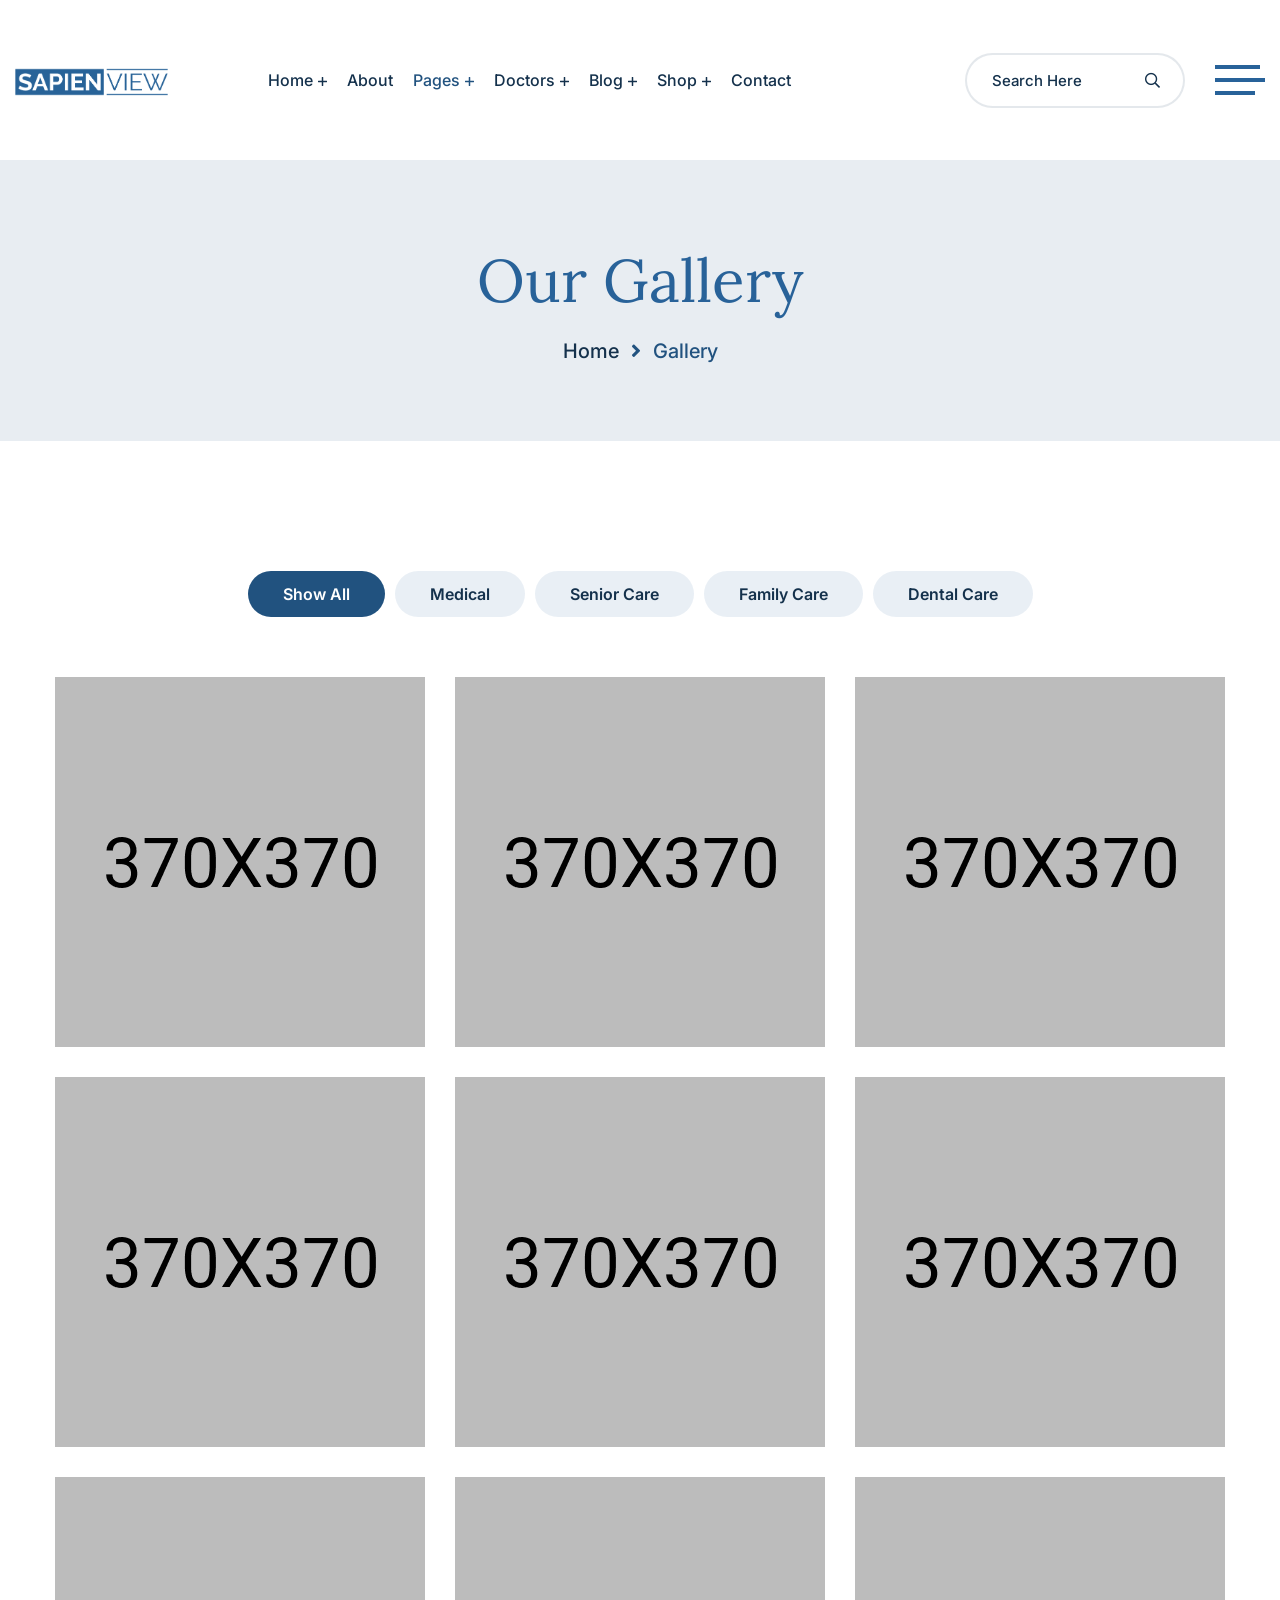
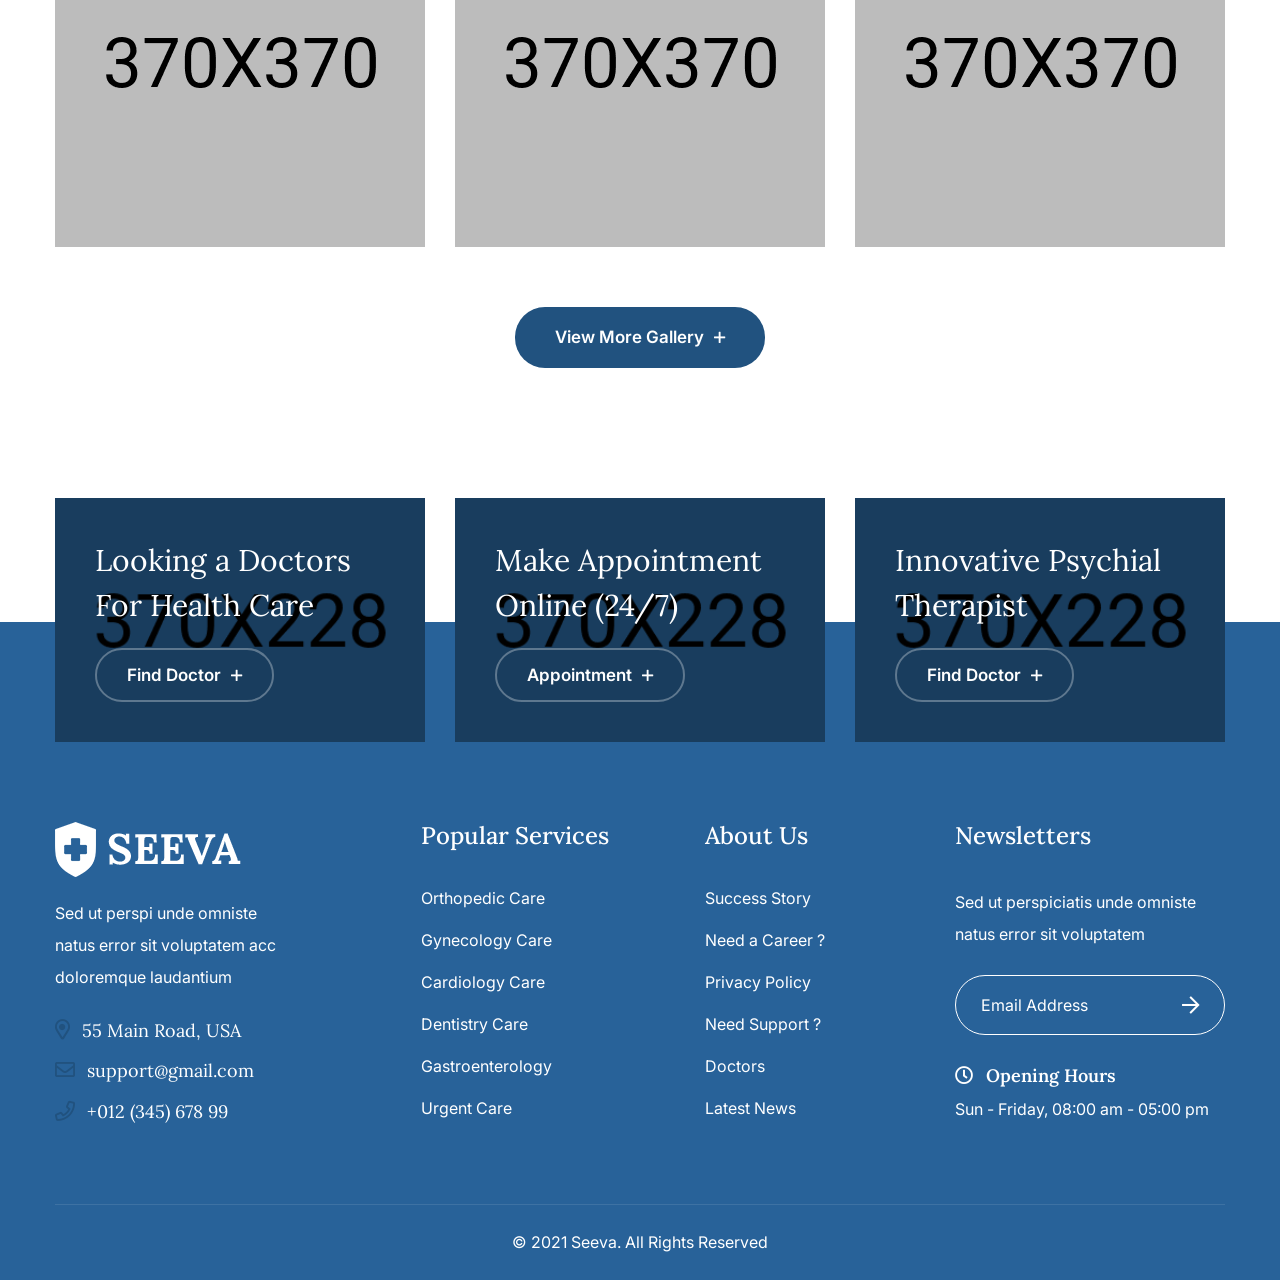
<file: gallery.html>
<!DOCTYPE html>
<html lang="zxx">

<head>
    <meta charset="UTF-8">
    <meta http-equiv="X-UA-Compatible" content="IE=edge">
    <meta name="viewport" content="width=device-width, initial-scale=1.0">
    <title>Seeva - Medical and Dental HTML Template || Our Gallery</title>

    <!--====== Favicon Icon ======-->
    <link rel="shortcut icon" href="assets/img/favicon.ico" type="img/png" />
    <!--====== Animate Css ======-->
    <link rel="stylesheet" href="assets/css/animate.min.css" />
    <!--====== Bootstrap css ======-->
    <link rel="stylesheet" href="assets/css/bootstrap.min.css" />
    <!--====== Slick Slider ======-->
    <link rel="stylesheet" href="assets/css/slick.min.css" />
    <!--====== Nice Select ======-->
    <link rel="stylesheet" href="assets/css/nice-select.min.css" />
    <!--====== Magnific Popup ======-->
    <link rel="stylesheet" href="assets/css/magnific-popup.min.css" />
    <!--====== Font Awesome ======-->
    <link rel="stylesheet" href="assets/fonts/fontawesome/css/all.min.css" />
    <!--====== Flaticon ======-->
    <link rel="stylesheet" href="assets/fonts/flaticon/css/flaticon.css" />
    <!--====== Main Css ======-->
    <link rel="stylesheet" href="assets/css/style.css" />
</head>

<body>
    <!--====== Start Preloader ======-->
    <div id="preloader">
        <div id="loading-center">
            <div id="object"></div>
        </div>
    </div>
    <!--====== End Preloader ======-->

    <!--====== Start Template Header ======-->
    <header class="template-header sticky-header header-one">
        <div class="container-fluid container-1400">
            <div class="header-navigation">
                <div class="header-left">
                    <div class="site-logo">
                        <a href="index.html">
                            <img src="assets/img/logo.png" alt="Seeva">
                        </a>
                    </div>
                    <nav class="site-menu menu-gap-left d-none d-xl-block">
                        <ul class="primary-menu">
                            <li>
                                <a href="index.html">Home</a>
                                <ul class="sub-menu">
                                    <li><a href="index.html">Home One</a></li>
                                    <li><a href="index-two.html">Home Two</a></li>
                                    <li><a href="index-three.html">Home Three</a></li>
                                    <li><a href="index-four.html">Home Four</a></li>
                                    <li><a href="index-five.html">Home Five</a></li>
                                </ul>
                            </li>
                            <li><a href="about.html">About</a></li>
                            <li class="active">
                                <a href="#">Pages</a>
                                <ul class="sub-menu">
                                    <li>
                                        <a href="service.html">Services</a>
                                        <ul class="sub-menu">
                                            <li><a href="service.html">Service One</a></li>
                                            <li><a href="service-two.html">Service Two</a></li>
                                            <li><a href="service-details.html">Service Details</a></li>
                                        </ul>
                                    </li>
                                    <li><a href="pricing.html">Pricing Plan</a></li>
                                    <li><a href="faq.html">Help & FAQ</a></li>
                                    <li><a href="gallery.html">Our Gallery</a></li>
                                    <li><a href="appointments.html">Appointment</a></li>
                                </ul>
                            </li>
                            <li>
                                <a href="doctors.html">Doctors</a>
                                <ul class="sub-menu">
                                    <li><a href="doctor-details.html">Doctor Details</a></li>
                                </ul>
                            </li>
                            <li>
                                <a href="blog-standard.html">Blog</a>
                                <ul class="sub-menu">
                                    <li><a href="blog-details.html">Blog Details</a></li>
                                </ul>
                            </li>
                            <li>
                                <a href="shop.html">Shop</a>
                                <ul class="sub-menu">
                                    <li><a href="product-details.html">Shop Details</a></li>
                                </ul>
                            </li>
                            <li><a href="contact.html">Contact</a></li>
                        </ul>
                    </nav>
                </div>
                <div class="header-right">
                    <ul class="extra-icons">
                        <li class="d-none d-sm-block">
                            <div class="header-search-area">
                                <form action="#">
                                    <input type="search" placeholder="Search Here">
                                    <button type="submit"><i class="far fa-search"></i></button>
                                </form>
                            </div>
                        </li>
                        <li class="d-none d-xl-block">
                            <div class="off-canvas-btn style-two">
                                <span></span>
                            </div>
                        </li>
                        <li class="d-xl-none">
                            <a href="#" class="navbar-toggler">
                                <span></span>
                                <span></span>
                                <span></span>
                            </a>
                        </li>
                    </ul>
                </div>
            </div>
        </div>

        <!-- Start Off Canvas -->
        <div class="slide-panel off-canvas-panel">
            <div class="panel-overlay"></div>
            <div class="panel-inner">
                <div class="canvas-logo">
                    <img src="assets/img/logo.png" alt="">
                </div>
                <div class="about-us">
                    <h5 class="canvas-widget-title">About Us</h5>
                    <p>
                        Sed perspiciatis unde omnis iste natus error voluptatem accusantium doloremque laudantium totam rem aperams eaque ipsa quae abillo.
                    </p>
                </div>
                <div class="contact-us">
                    <h5 class="canvas-widget-title">Contact Us</h5>
                    <ul>
                        <li>
                            <i class="far fa-map-marker-alt"></i>
                            354 Oakridge, Camden NJ 08102 - USA
                        </li>
                        <li>
                            <i class="far fa-envelope-open"></i>
                            <a href="mailto:support@qolle.com">support@seeva.com</a>
                            <a href="mailto:info@qolle.com">info@seeva.com</a>
                        </li>
                        <li>
                            <i class="far fa-phone"></i>
                            <a href="tel:+01234567899">+012 (345) 678 99</a><br>
                            <a href="tel:+8563214">+8563214</a>
                        </li>
                    </ul>
                </div>
                <a href="#" class="panel-close">
                    <i class="fal fa-times"></i>
                </a>
            </div>
        </div>
        <!-- End Off Canvas -->

        <!-- Start Mobile Panel -->
        <div class="slide-panel mobile-slide-panel">
            <div class="panel-overlay"></div>
            <div class="panel-inner">
                <div class="panel-logo">
                    <img src="assets/img/logo.png" alt="">
                </div>
                <nav class="mobile-menu">
                    <ul class="primary-menu">
                        <li>
                            <a href="index.html">Home</a>
                            <ul class="sub-menu">
                                <li><a href="index.html">Home One</a></li>
                                <li><a href="index-two.html">Home Two</a></li>
                                <li><a href="index-three.html">Home Three</a></li>
                                <li><a href="index-four.html">Home Four</a></li>
                                <li><a href="index-five.html">Home Five</a></li>
                            </ul>
                        </li>
                        <li><a href="about.html">About</a></li>
                        <li class="active">
                            <a href="#">Pages</a>
                            <ul class="sub-menu">
                                <li>
                                    <a href="service.html">Services</a>
                                    <ul class="sub-menu">
                                        <li><a href="service.html">Service One</a></li>
                                        <li><a href="service-two.html">Service Two</a></li>
                                        <li><a href="service-details.html">Service Details</a></li>
                                    </ul>
                                </li>
                                <li><a href="pricing.html">Pricing Plan</a></li>
                                <li><a href="faq.html">Help & FAQ</a></li>
                                <li><a href="gallery.html">Our Gallery</a></li>
                                <li><a href="appointments.html">Appointment</a></li>
                            </ul>
                        </li>
                        <li>
                            <a href="doctors.html">Doctors</a>
                            <ul class="sub-menu">
                                <li><a href="doctor-details.html">Doctor Details</a></li>
                            </ul>
                        </li>
                        <li>
                            <a href="blog-standard.html">Blog</a>
                            <ul class="sub-menu">
                                <li><a href="blog-details.html">Blog Details</a></li>
                            </ul>
                        </li>
                        <li>
                            <a href="shop.html">Shop</a>
                            <ul class="sub-menu">
                                <li><a href="product-details.html">Shop Details</a></li>
                            </ul>
                        </li>
                        <li><a href="contact.html">Contact</a></li>
                    </ul>
                </nav>
                <a href="#" class="panel-close">
                    <i class="fal fa-times"></i>
                </a>
            </div>
        </div>
        <!-- Start Mobile Panel -->
    </header>
    <!--====== End Template Header ======-->

    <!--====== Page Title Start ======-->
    <section class="page-title-area">
        <div class="container">
            <h1 class="page-title">Our Gallery</h1>

            <ul class="breadcrumb-nav">
                <li><a href="#">Home</a></li>
                <li><i class="fas fa-angle-right"></i></li>
                <li>Gallery</li>
            </ul>
        </div>
    </section>
    <!--====== Page Title End ======-->

    <!--====== Gallery Area Start ======-->
    <section class="gallery-section section-gap">
        <div class="container">
            <div class="gallery-filter mb-30">
                <ul>
                    <li class="active" data-filter="*">Show All</li>
                    <li data-filter=".medical">Medical</li>
                    <li data-filter=".senior-care">Senior Care</li>
                    <li data-filter=".family-care">Family Care</li>
                    <li data-filter=".dental-care">Dental Care</li>
                </ul>
            </div>
            <div class="row gallery-loop gallery-filter-item">
                <div class="col-lg-4 col-sm-6 medical dental-care">
                    <div class="gallery-item-two mt-30">
                        <div class="gallery-thumbnail">
                            <img src="assets/img/gallery/09.jpg" alt="Image">
                        </div>
                        <div class="gallery-caption">
                            <div>
                                <a href="assets/img/gallery/09.jpg" class="plus-icon"><i class="far fa-plus"></i></a>
                                <h3 class="title"><a href="#">Covid Vaccine <br> Testing</a></h3>
                            </div>
                        </div>
                    </div>
                </div>
                <div class="col-lg-4 col-sm-6 senior-care medical">
                    <div class="gallery-item-two mt-30">
                        <div class="gallery-thumbnail">
                            <img src="assets/img/gallery/10.jpg" alt="Image">
                        </div>
                        <div class="gallery-caption">
                            <div>
                                <a href="assets/img/gallery/10.jpg" class="plus-icon"><i class="far fa-plus"></i></a>
                                <h3 class="title"><a href="#">Covid Vaccine <br> Testing</a></h3>
                            </div>
                        </div>
                    </div>
                </div>
                <div class="col-lg-4 col-sm-6 family-care dental-care">
                    <div class="gallery-item-two mt-30">
                        <div class="gallery-thumbnail">
                            <img src="assets/img/gallery/11.jpg" alt="Image">
                        </div>
                        <div class="gallery-caption">
                            <div>
                                <a href="assets/img/gallery/11.jpg" class="plus-icon"><i class="far fa-plus"></i></a>
                                <h3 class="title"><a href="#">Covid Vaccine <br> Testing</a></h3>
                            </div>
                        </div>
                    </div>
                </div>
                <div class="col-lg-4 col-sm-6 medical family-care">
                    <div class="gallery-item-two mt-30">
                        <div class="gallery-thumbnail">
                            <img src="assets/img/gallery/12.jpg" alt="Image">
                        </div>
                        <div class="gallery-caption">
                            <div>
                                <a href="assets/img/gallery/12.jpg" class="plus-icon"><i class="far fa-plus"></i></a>
                                <h3 class="title"><a href="#">Covid Vaccine <br> Testing</a></h3>
                            </div>
                        </div>
                    </div>
                </div>
                <div class="col-lg-4 col-sm-6 senior-care dental-care">
                    <div class="gallery-item-two mt-30">
                        <div class="gallery-thumbnail">
                            <img src="assets/img/gallery/13.jpg" alt="Image">
                        </div>
                        <div class="gallery-caption">
                            <div>
                                <a href="assets/img/gallery/13.jpg" class="plus-icon"><i class="far fa-plus"></i></a>
                                <h3 class="title"><a href="#">Covid Vaccine <br> Testing</a></h3>
                            </div>
                        </div>
                    </div>
                </div>
                <div class="col-lg-4 col-sm-6 family-care">
                    <div class="gallery-item-two mt-30">
                        <div class="gallery-thumbnail">
                            <img src="assets/img/gallery/14.jpg" alt="Image">
                        </div>
                        <div class="gallery-caption">
                            <div>
                                <a href="assets/img/gallery/14.jpg" class="plus-icon"><i class="far fa-plus"></i></a>
                                <h3 class="title"><a href="#">Covid Vaccine <br> Testing</a></h3>
                            </div>
                        </div>
                    </div>
                </div>
                <div class="col-lg-4 col-sm-6 medical senior-care">
                    <div class="gallery-item-two mt-30">
                        <div class="gallery-thumbnail">
                            <img src="assets/img/gallery/15.jpg" alt="Image">
                        </div>
                        <div class="gallery-caption">
                            <div>
                                <a href="assets/img/gallery/15.jpg" class="plus-icon"><i class="far fa-plus"></i></a>
                                <h3 class="title"><a href="#">Covid Vaccine <br> Testing</a></h3>
                            </div>
                        </div>
                    </div>
                </div>
                <div class="col-lg-4 col-sm-6 senior-care dental-care">
                    <div class="gallery-item-two mt-30">
                        <div class="gallery-thumbnail">
                            <img src="assets/img/gallery/16.jpg" alt="Image">
                        </div>
                        <div class="gallery-caption">
                            <div>
                                <a href="assets/img/gallery/16.jpg" class="plus-icon"><i class="far fa-plus"></i></a>
                                <h3 class="title"><a href="#">Covid Vaccine <br> Testing</a></h3>
                            </div>
                        </div>
                    </div>
                </div>
                <div class="col-lg-4 col-sm-6 medical family-care">
                    <div class="gallery-item-two mt-30">
                        <div class="gallery-thumbnail">
                            <img src="assets/img/gallery/17.jpg" alt="Image">
                        </div>
                        <div class="gallery-caption">
                            <div>
                                <a href="assets/img/gallery/17.jpg" class="plus-icon"><i class="far fa-plus"></i></a>
                                <h3 class="title"><a href="#">Covid Vaccine <br> Testing</a></h3>
                            </div>
                        </div>
                    </div>
                </div>
            </div>
            <div class="read-more text-center mt-60">
                <a href="#" class="template-btn">View More Gallery <i class="far fa-plus"></i></a>
            </div>
        </div>
    </section>
    <!--====== Gallery Area End ======-->

    <!--====== Back to Top Start ======-->
    <a class="back-to-top" href="#">
        <i class="far fa-angle-up"></i>
     </a>
    <!--====== Back to Top End ======-->

    <!--====== Start Template Footer ======-->
    <footer class="template-footer template-footer-white have-cta-boxes-two">
        <div class="cta-boxes-wrapper">
            <div class="container">
                <div class="row justify-content-center">
                    <div class="col-lg-4 col-md-6">
                        <div class="cta-boxed-two bg-color-secondary bg-size-cover blend-mode-multiply mb-30" style="background-image: url(assets/img/cta-img/cta-boxed-2-1.jpg);">
                            <h2 class="cta-title">Looking a Doctors  For Health Care</h2>
                            <a href="#" class="template-btn template-btn-bordered">Find Doctor <i class="far fa-plus"></i></a>
                        </div>
                    </div>
                    <div class="col-lg-4 col-md-6">
                        <div class="cta-boxed-two bg-color-secondary bg-size-cover blend-mode-multiply mb-30" style="background-image: url(assets/img/cta-img/cta-boxed-2-2.jpg);">
                            <h2 class="cta-title">Make Appointment  Online (24/7)</h2>
                            <a href="#" class="template-btn template-btn-bordered">Appointment <i class="far fa-plus"></i></a>
                        </div>
                    </div>
                    <div class="col-lg-4 col-md-8">
                        <div class="cta-boxed-two bg-color-secondary bg-size-cover blend-mode-multiply mb-30" style="background-image: url(assets/img/cta-img/cta-boxed-2-3.jpg);">
                            <h2 class="cta-title">Innovative Psychial Therapist</h2>
                            <a href="#" class="template-btn template-btn-bordered">Find Doctor <i class="far fa-plus"></i></a>
                        </div>
                    </div>
                </div>
            </div>
        </div>
        <div class="footer-inner bg-color-primary">
            <div class="container">
                <div class="footer-widgets">
                    <div class="row">
                        <div class="col-lg-3 col-md-8">
                            <div class="widget text-widget">
                                <div class="footer-logo">
                                    <img src="assets/img/logo-white.png" alt="Medibo">
                                </div>
                                <p>
                                    Sed ut perspi unde omniste natus error sit voluptatem acc doloremque laudantium
                                </p>
                                <ul class="contact-list">
                                    <li>
                                        <a href="https://goo.gl/maps/inpkL6wUZqMR3opX7"><i class="far fa-map-marker-alt"></i>55 Main Road, USA</a>
                                    </li>
                                    <li>
                                        <a href="mailto:support@gmail.com"><i class="far fa-envelope"></i>support@gmail.com</a>
                                    </li>
                                    <li>
                                        <a href="tel:01267899"><i class="far fa-phone"></i>+012 (345) 678 99</a>
                                    </li>
                                </ul>
                            </div>
                        </div>
                        <div class="col-lg-6">
                            <div class="row justify-content-center">
                                <div class="col-xl-5 col-sm-6">
                                    <div class="d-flex justify-content-lg-center">
                                        <div class="widget nav-widget">
                                            <h4 class="widget-title">Popular Services</h4>
                                            <ul class="nav-links">
                                                <li><a href="#">Orthopedic Care</a></li>
                                                <li><a href="#">Gynecology Care</a></li>
                                                <li><a href="#">Cardiology Care</a></li>
                                                <li><a href="#">Dentistry Care</a></li>
                                                <li><a href="#">Gastroenterology</a></li>
                                                <li><a href="#">Urgent Care</a></li>
                                            </ul>
                                        </div>
                                    </div>
                                </div>
                                <div class="col-xl-5 col-sm-6">
                                    <div class="d-flex justify-content-lg-center">
                                        <div class="widget nav-widget">
                                            <h4 class="widget-title">About Us</h4>
                                            <ul class="nav-links">
                                                <li><a href="#">Success Story</a></li>
                                                <li><a href="#">Need a Career ?</a></li>
                                                <li><a href="#">Privacy Policy</a></li>
                                                <li><a href="#">Need Support ?</a></li>
                                                <li><a href="#">Doctors</a></li>
                                                <li><a href="#">Latest News</a></li>
                                            </ul>
                                        </div>
                                    </div>
                                </div>
                            </div>
                        </div>
                        <div class="col-lg-3 col-md-10">
                            <div class="widget newsletters-widget">
                                <h4 class="widget-title">Newsletters</h4>
                                <p>
                                    Sed ut perspiciatis unde omniste <br> natus error sit voluptatem
                                </p>
                                <form action="#" class="newsletters-form">
                                    <input type="email" placeholder="Email Address">
                                    <button type="submit"><i class="far fa-arrow-right"></i></button>
                                </form>

                                <div class="opening-notice mt-30">
                                    <h6><i class="far fa-clock"></i> Opening Hours</h6>
                                    <p>Sun - Friday, 08:00 am - 05:00 pm</p>
                                </div>
                            </div>
                        </div>
                    </div>
                </div>
                <div class="copyright-area">
                    <p>© 2021 <a href="#">Seeva</a>. All Rights Reserved</p>
                </div>
            </div>
        </div>
    </footer>
    <!--====== End Template Footer ======-->

    <!--====== Jquery ======-->
    <script src="assets/js/jquery-3.6.0.min.js"></script>
    <!--====== Bootstrap ======-->
    <script src="assets/js/bootstrap.min.js"></script>
    <!--====== Slick slider ======-->
    <script src="assets/js/slick.min.js"></script>
    <!--====== Isotope ======-->
    <script src="assets/js/isotope.pkgd.min.js"></script>
    <!--====== Images loaded ======-->
    <script src="assets/js/imagesloaded.pkgd.min.js"></script>
    <!--====== In-view ======-->
    <script src="assets/js/jquery.inview.min.js"></script>
    <!--====== Nice Select ======-->
    <script src="assets/js/jquery.nice-select.min.js"></script>
    <!--====== Magnific Popup ======-->
    <script src="assets/js/magnific-popup.min.js"></script>
    <!--====== WOW Js ======-->
    <script src="assets/js/wow.min.js"></script>
    <!--====== Main JS ======-->
    <script src="assets/js/main.js"></script>
</body>

</html>
</file>
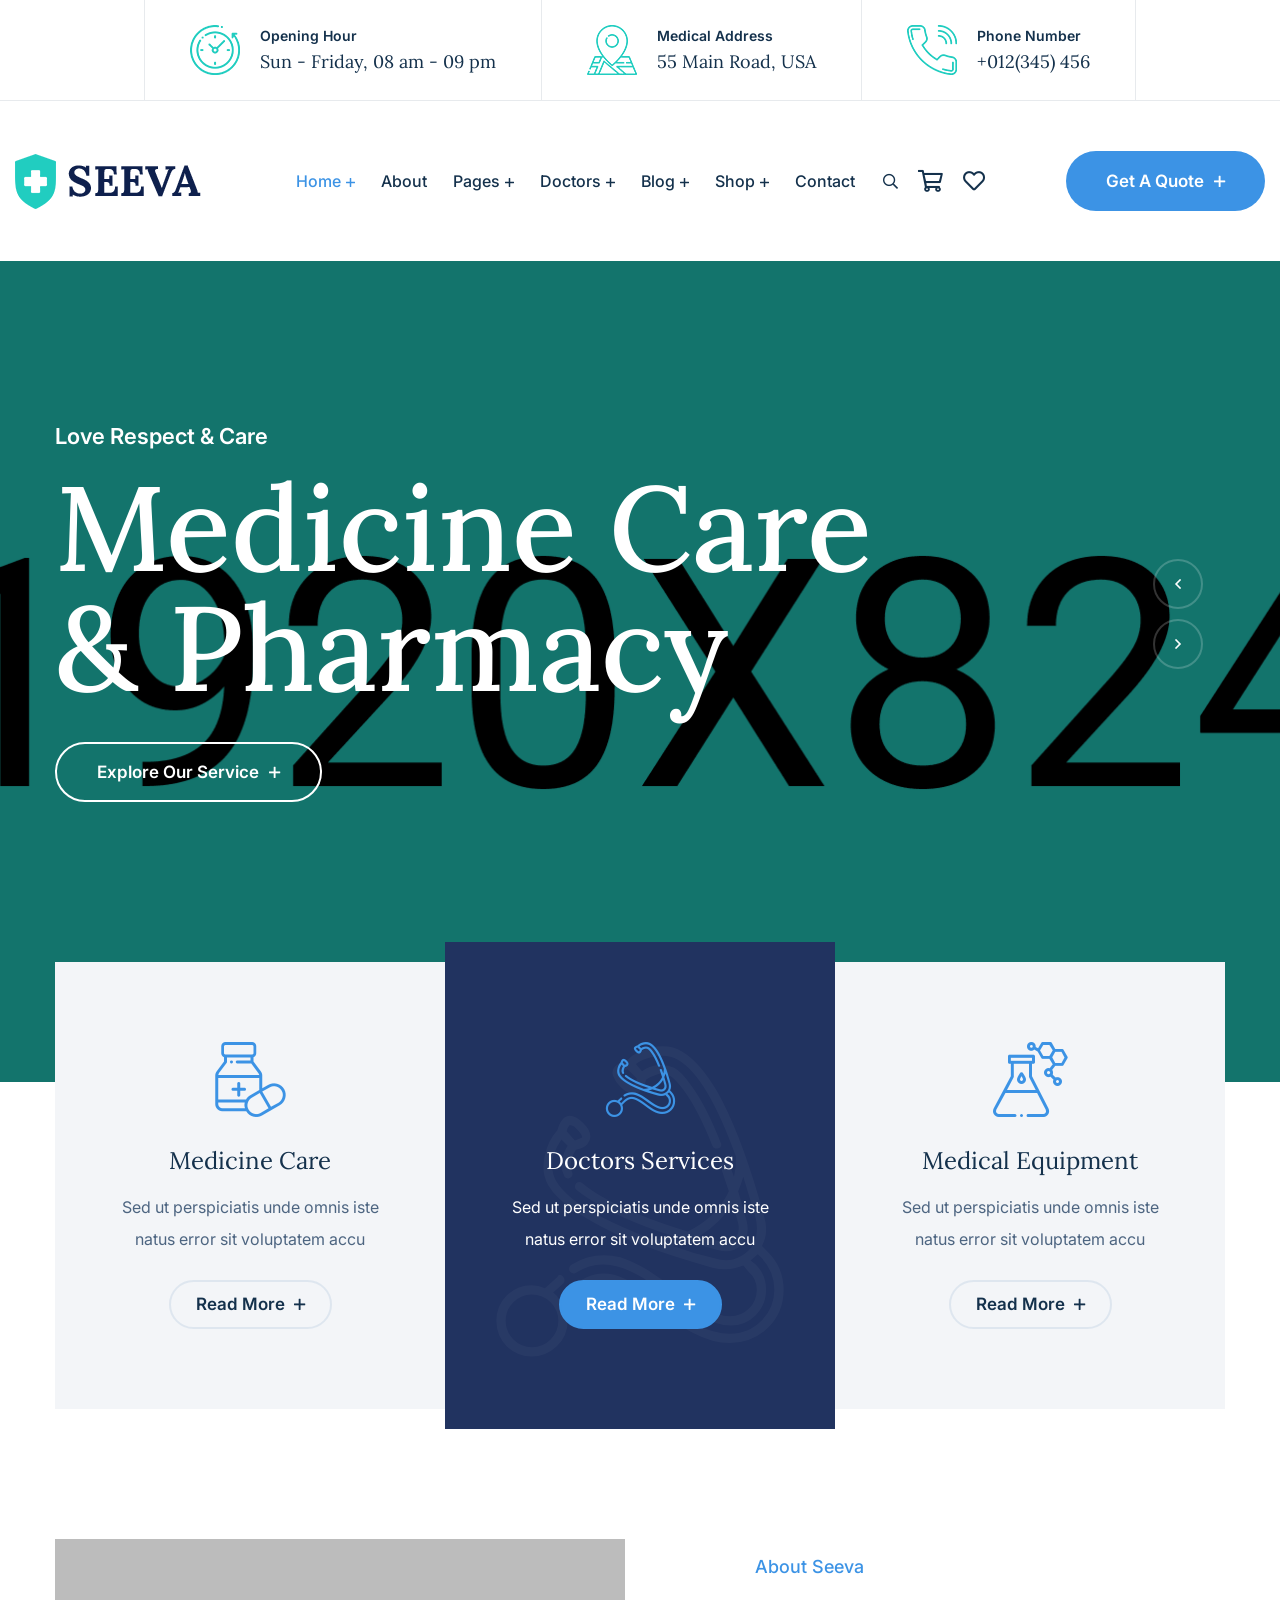
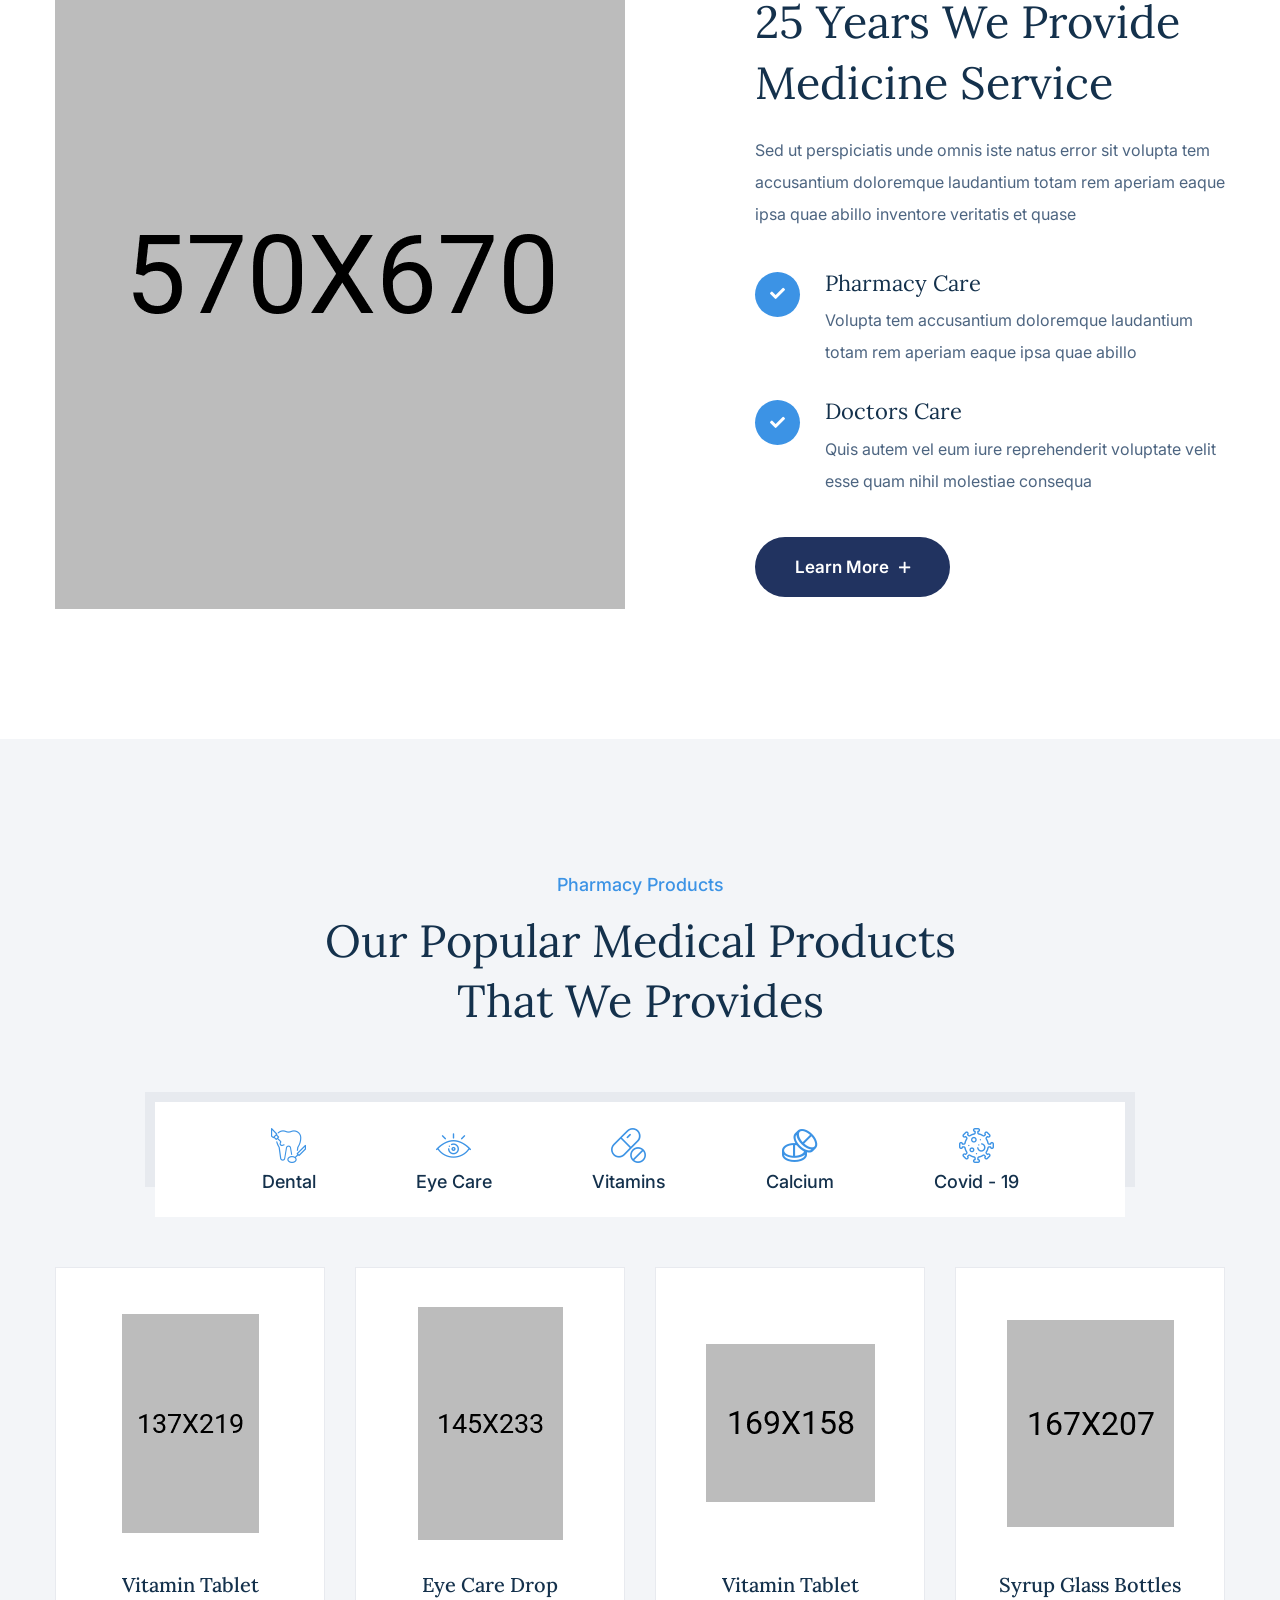
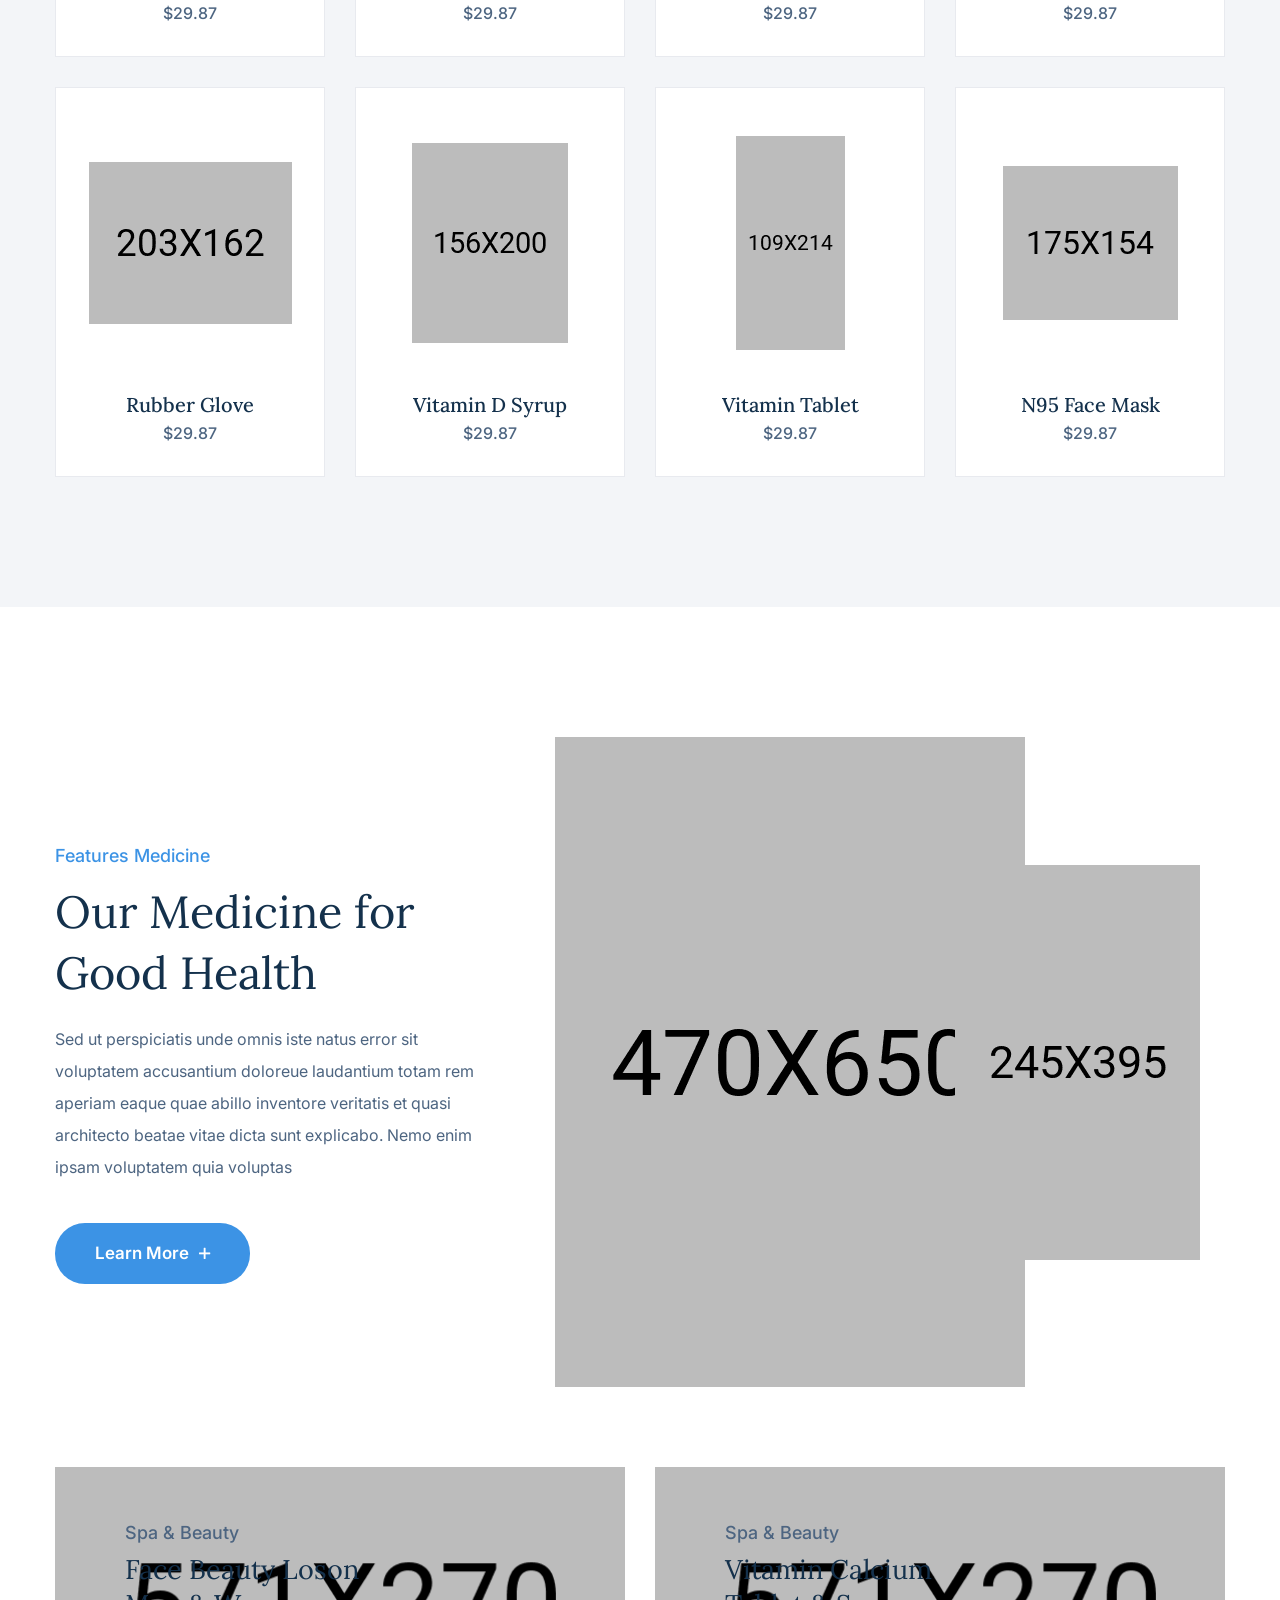
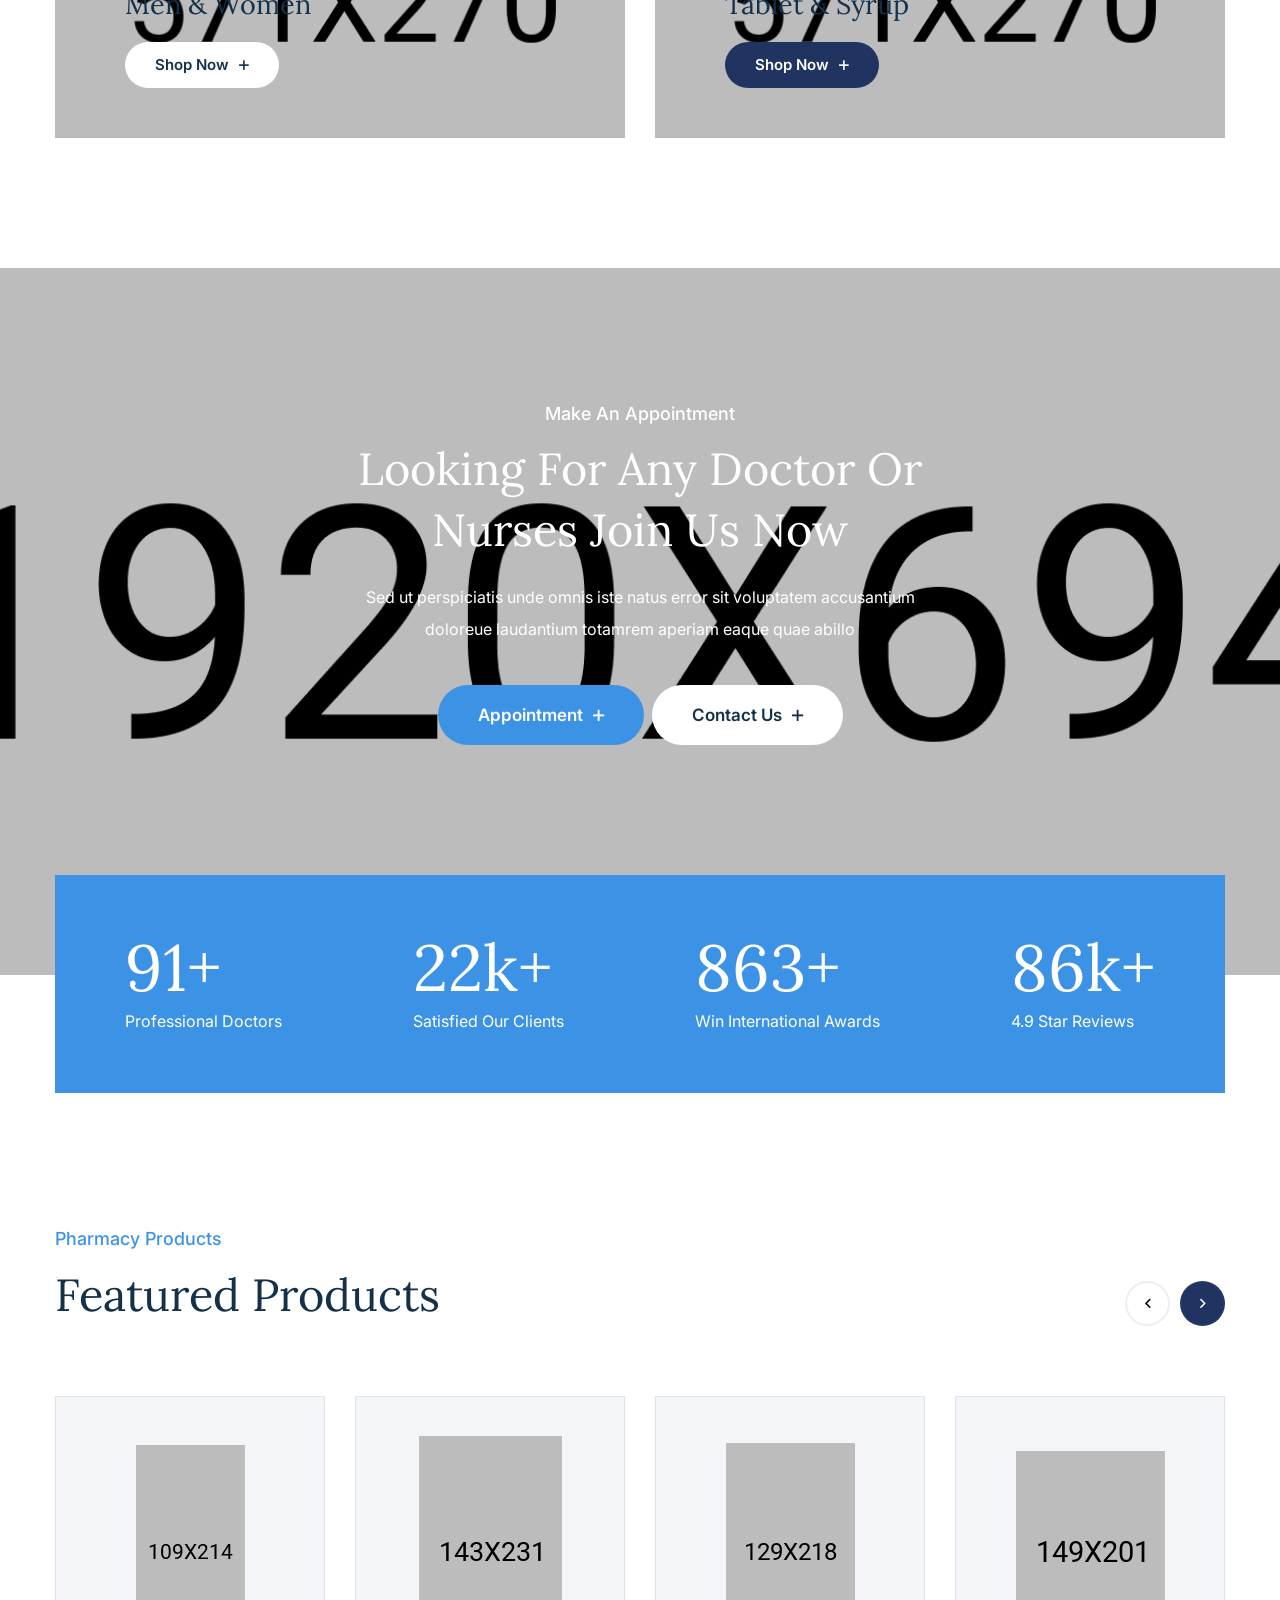
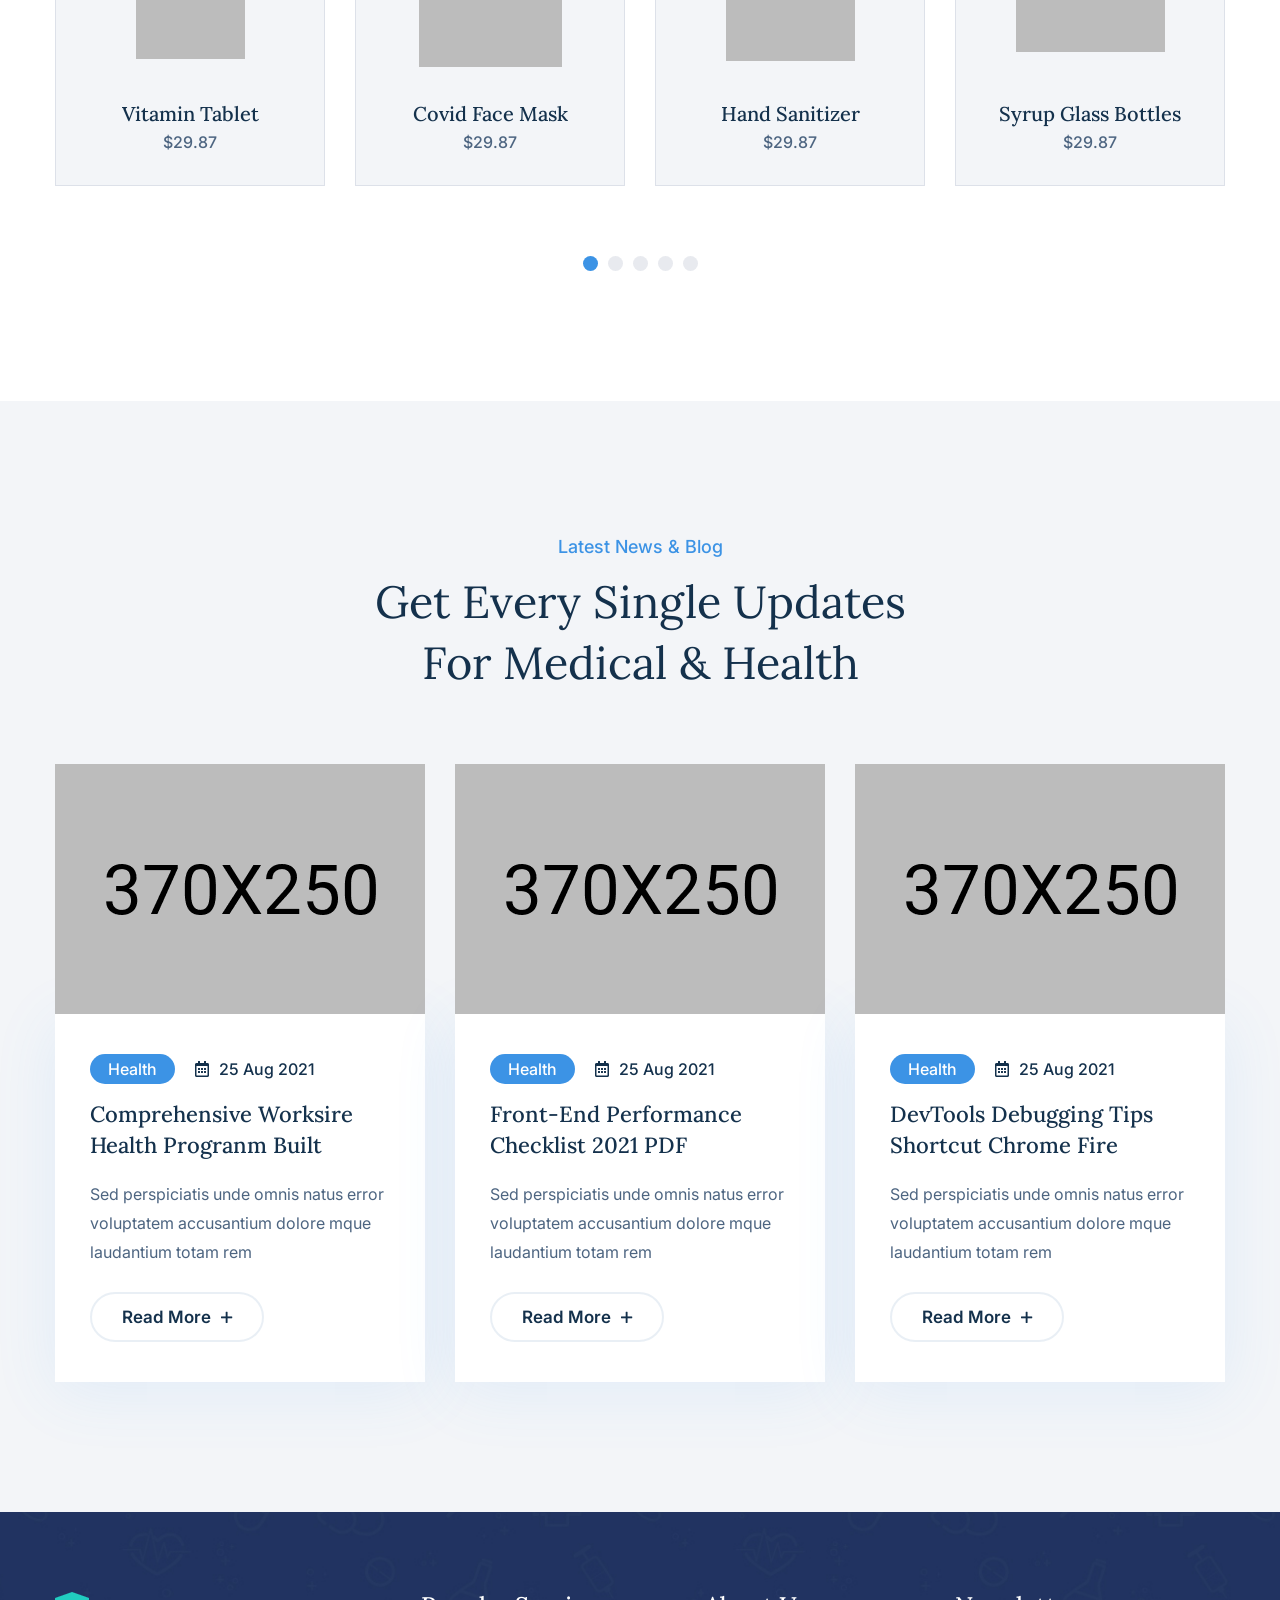
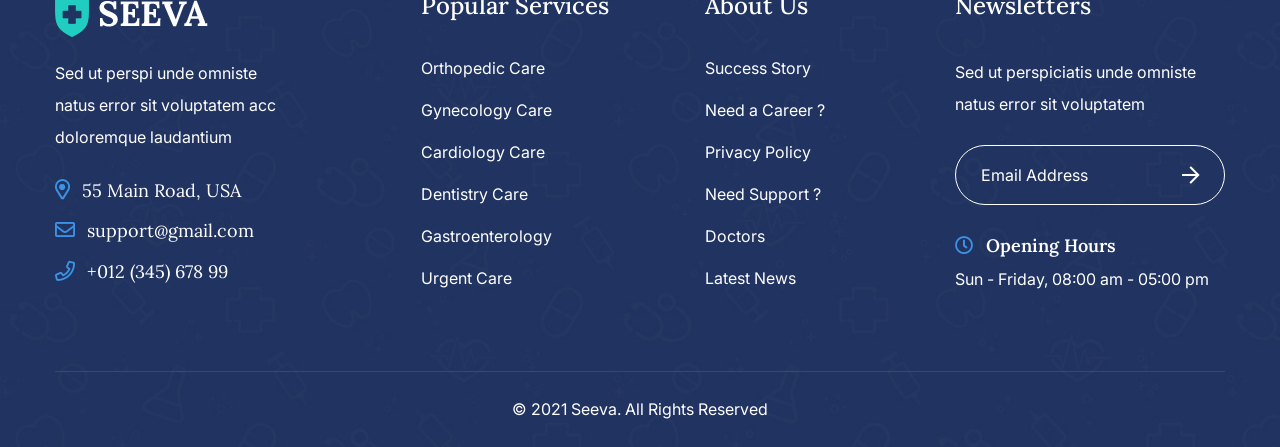
<file: index-five.html>
<!DOCTYPE html>
<html lang="zxx">

<head>
    <meta charset="UTF-8">
    <meta http-equiv="X-UA-Compatible" content="IE=edge">
    <meta name="viewport" content="width=device-width, initial-scale=1.0">
    <title>Seeva - Medical and Dental HTML Template || Home Five</title>

    <!--====== Favicon Icon ======-->
    <link rel="shortcut icon" href="assets/img/favicon.ico" type="img/png" />
    <!--====== Animate Css ======-->
    <link rel="stylesheet" href="assets/css/animate.min.css" />
    <!--====== Bootstrap css ======-->
    <link rel="stylesheet" href="assets/css/bootstrap.min.css" />
    <!--====== Slick Slider ======-->
    <link rel="stylesheet" href="assets/css/slick.min.css" />
    <!--====== Nice Select ======-->
    <link rel="stylesheet" href="assets/css/nice-select.min.css" />
    <!--====== Magnific Popup ======-->
    <link rel="stylesheet" href="assets/css/magnific-popup.min.css" />
    <!--====== Font Awesome ======-->
    <link rel="stylesheet" href="assets/fonts/fontawesome/css/all.min.css" />
    <!--====== Flaticon ======-->
    <link rel="stylesheet" href="assets/fonts/flaticon/css/flaticon.css" />
    <!--====== Main Css ======-->
    <link rel="stylesheet" href="assets/css/style.css" />
</head>

<body>
    <!--====== Start Preloader ======-->
    <div id="preloader">
        <div id="loading-center">
            <div id="object"></div>
        </div>
    </div>
    <!--====== End Preloader ======-->

    <!--====== Start Template Header ======-->
    <header class="template-header sticky-header sticky-header header-five">
        <div class="header-top-list-two d-none d-lg-block">
            <div class="container container-1300">
                <div class="list-items">
                    <div class="single-list-item">
                        <div class="contact-info">
                            <div class="icon">
                                <img src="assets/img/icon/clock.png" alt="Icon">
                            </div>
                            <div class="content">
                                <span class="info-title">Opening Hour</span>
                                <a href="#" class="info-desc">Sun - Friday, 08 am - 09 pm</a>
                            </div>
                        </div>
                    </div>
                    <div class="single-list-item">
                        <div class="contact-info">
                            <div class="icon">
                                <img src="assets/img/icon/map.png" alt="Icon">
                            </div>
                            <div class="content">
                                <span class="info-title">Medical Address</span>
                                <a href="#" class="info-desc">55 Main Road, USA</a>
                            </div>
                        </div>
                    </div>
                    <div class="single-list-item">
                        <div class="contact-info">
                            <div class="icon">
                                <img src="assets/img/icon/phone.png" alt="Icon">
                            </div>
                            <div class="content">
                                <span class="info-title">Phone Number</span>
                                <a href="#" class="info-desc">+012(345) 456</a>
                            </div>
                        </div>
                    </div>
                </div>
            </div>
        </div>
        <div class="container container-1600">
            <div class="header-navigation">
                <div class="header-left">
                    <div class="site-logo">
                        <a href="index.html">
                            <img src="assets/img/logo-3.png" alt="">
                        </a>
                    </div>
                </div>
                <div class="header-center ml-xl-0 ml-auto">
                    <nav class="site-menu item-extra-gap d-none d-xl-block">
                        <ul class="primary-menu">
                            <li class="active">
                                <a href="index.html">Home</a>
                                <ul class="sub-menu">
                                    <li><a href="index.html">Home One</a></li>
                                    <li><a href="index-two.html">Home Two</a></li>
                                    <li><a href="index-three.html">Home Three</a></li>
                                    <li><a href="index-four.html">Home Four</a></li>
                                    <li><a href="index-five.html">Home Five</a></li>
                                </ul>
                            </li>
                            <li><a href="about.html">About</a></li>
                            <li>
                                <a href="#">Pages</a>
                                <ul class="sub-menu">
                                    <li>
                                        <a href="service.html">Services</a>
                                        <ul class="sub-menu">
                                            <li><a href="service.html">Service One</a></li>
                                            <li><a href="service-two.html">Service Two</a></li>
                                            <li><a href="service-details.html">Service Details</a></li>
                                        </ul>
                                    </li>
                                    <li><a href="pricing.html">Pricing Plan</a></li>
                                    <li><a href="faq.html">Help & FAQ</a></li>
                                    <li><a href="gallery.html">Our Gallery</a></li>
                                    <li><a href="appointments.html">Appointment</a></li>
                                </ul>
                            </li>
                            <li>
                                <a href="doctors.html">Doctors</a>
                                <ul class="sub-menu">
                                    <li><a href="doctor-details.html">Doctor Details</a></li>
                                </ul>
                            </li>
                            <li>
                                <a href="blog-standard.html">Blog</a>
                                <ul class="sub-menu">
                                    <li><a href="blog-details.html">Blog Details</a></li>
                                </ul>
                            </li>
                            <li>
                                <a href="shop.html">Shop</a>
                                <ul class="sub-menu">
                                    <li><a href="product-details.html">Shop Details</a></li>
                                </ul>
                            </li>
                            <li><a href="contact.html">Contact</a></li>
                        </ul>
                    </nav>
                    <ul class="extra-icons">
                        <li class="d-none d-sm-block">
                            <a href="#" class="search-btn">
                                <i class="far fa-search"></i>
                            </a>
                        </li>
                        <li class="d-none d-sm-block">
                            <a href="#" class="cart-icon">
                                <i class="far fa-shopping-cart"></i>
                            </a>
                        </li>
                        <li class="d-none d-sm-block">
                            <a href="#" class="wishlist-icon">
                                <i class="far fa-heart"></i>
                            </a>
                        </li>
                        <li class="d-xl-none">
                            <a href="#" class="navbar-toggler">
                                <span></span>
                                <span></span>
                                <span></span>
                            </a>
                        </li>
                    </ul>
                </div>
                <div class="header-right d-none d-lg-flex">
                    <ul class="extra-icons">
                        <li>
                            <a href="#" class="template-btn template-btn-tertiary">Get A Quote <i class="far fa-plus"></i></a>
                        </li>
                    </ul>
                </div>
            </div>
        </div>

        <!-- Start Mobile Panel -->
        <div class="slide-panel mobile-slide-panel">
            <div class="panel-overlay"></div>
            <div class="panel-inner">
                <div class="panel-logo">
                    <img src="assets/img/logo-3.png" alt="">
                </div>
                <nav class="mobile-menu">
                    <ul class="primary-menu">
                        <li class="active">
                            <a href="index.html">Home</a>
                            <ul class="sub-menu">
                                <li><a href="index.html">Home One</a></li>
                                <li><a href="index-two.html">Home Two</a></li>
                                <li><a href="index-three.html">Home Three</a></li>
                                <li><a href="index-four.html">Home Four</a></li>
                                <li><a href="index-five.html">Home Five</a></li>
                            </ul>
                        </li>
                        <li><a href="about.html">About</a></li>
                        <li>
                            <a href="#">Pages</a>
                            <ul class="sub-menu">
                                <li>
                                    <a href="service.html">Services</a>
                                    <ul class="sub-menu">
                                        <li><a href="service.html">Service One</a></li>
                                        <li><a href="service-two.html">Service Two</a></li>
                                        <li><a href="service-details.html">Service Details</a></li>
                                    </ul>
                                </li>
                                <li><a href="pricing.html">Pricing Plan</a></li>
                                <li><a href="faq.html">Help & FAQ</a></li>
                                <li><a href="gallery.html">Our Gallery</a></li>
                                <li><a href="appointments.html">Appointment</a></li>
                            </ul>
                        </li>
                        <li>
                            <a href="doctors.html">Doctors</a>
                            <ul class="sub-menu">
                                <li><a href="doctor-details.html">Doctor Details</a></li>
                            </ul>
                        </li>
                        <li>
                            <a href="blog-standard.html">Blog</a>
                            <ul class="sub-menu">
                                <li><a href="blog-details.html">Blog Details</a></li>
                            </ul>
                        </li>
                        <li>
                            <a href="shop.html">Shop</a>
                            <ul class="sub-menu">
                                <li><a href="product-details.html">Shop Details</a></li>
                            </ul>
                        </li>
                        <li><a href="contact.html">Contact</a></li>
                    </ul>
                </nav>
                <a href="#" class="panel-close">
                    <i class="fal fa-times"></i>
                </a>
            </div>
        </div>
        <!-- Start Mobile Panel -->
    </header>
    <!--====== End Template Header ======-->

    <!--====== Hero Slider Start ======-->
    <section class="hero-slider hero-slider-two style-two">
        <div class="hero-slider-active">
            <div class="single-hero-slider">
                <div class="hero-slider-bg bg-size-cover" style="background-image: url(assets/img/hero-img/hero-slider-6.jpg);"></div>
                <div class="container">
                    <div class="row">
                        <div class="col-lg-9 col-md-9">
                            <div class="hero-content">
                                <span class="tagline" data-animation="fadeInDown" data-delay="0.5s">Love Respect & Care</span>
                                <h1 class="title" data-animation="fadeInLeft" data-delay="0.6s">Medicine Care & Pharmacy</h1>
                                <a href="#" class="template-btn template-btn-bordered" data-animation="fadeInUp" data-delay="0.7s">Explore Our Service <i class="far fa-plus"></i></a>
                            </div>
                        </div>
                    </div>
                </div>
            </div>
            <div class="single-hero-slider">
                <div class="hero-slider-bg bg-size-cover" style="background-image: url(assets/img/hero-img/hero-slider-7.jpg);"></div>
                <div class="container">
                    <div class="row">
                        <div class="col-lg-9 col-md-9">
                            <div class="hero-content">
                                <span class="tagline" data-animation="fadeInDown" data-delay="0.5s">Love Respect & Care</span>
                                <h1 class="title" data-animation="fadeInLeft" data-delay="0.6s">Medicine Care & Pharmacy</h1>
                                <a href="#" class="template-btn template-btn-bordered" data-animation="fadeInUp" data-delay="0.7s">Explore Our Service <i class="far fa-plus"></i></a>
                            </div>
                        </div>
                    </div>
                </div>
            </div>
        </div>
        <div class="hero-slider-arrow"></div>
    </section>
    <!--====== Hero Slider End ======-->

    <!--====== Features Section Start ======-->
    <section class="feature-section pharmacy-feature">
        <div class="container wow fadeInUp" data-wow-delay="0.3s">
            <div class="row no-gutters justify-content-center feature-loop">
                <div class="col-lg-4 col-md-6 col-sm-10">
                    <div class="iconic-box-three">
                        <div class="icon">
                            <i class="flaticon-medicine"></i>
                        </div>
                        <h4 class="title">Medicine Care</h4>
                        <p>
                            Sed ut perspiciatis unde omnis iste natus error sit voluptatem accu
                        </p>
                        <a href="#" class="box-link">Read More <i class="far fa-plus"></i></a>
                    </div>
                </div>
                <div class="col-lg-4 col-md-6 col-sm-10">
                    <div class="iconic-box-three featured-box">
                        <div class="icon">
                            <i class="flaticon-stethoscope"></i>
                        </div>
                        <h4 class="title">Doctors Services</h4>
                        <p>
                            Sed ut perspiciatis unde omnis iste natus error sit voluptatem accu
                        </p>
                        <a href="#" class="box-link">Read More <i class="far fa-plus"></i></a>

                        <span class="big-icon"><i class="flaticon-stethoscope"></i></span>
                    </div>
                </div>
                <div class="col-lg-4 col-md-6 col-sm-10">
                    <div class="iconic-box-three">
                        <div class="icon">
                            <i class="flaticon-flask"></i>
                        </div>
                        <h4 class="title">Medical Equipment</h4>
                        <p>
                            Sed ut perspiciatis unde omnis iste natus error sit voluptatem accu
                        </p>
                        <a href="#" class="box-link">Read More <i class="far fa-plus"></i></a>
                    </div>
                </div>
            </div>
        </div>
    </section>
    <!--====== Features Section ENd ======-->

    <!--====== About Section Start ======-->
    <section class="about-section section-gap">
        <div class="container">
            <div class="row justify-content-center justify-content-lg-between align-items-center">
                <div class="col-lg-6 col-md-10">
                    <div class="about-img">
                        <img src="assets/img/section-img/about-img-3.jpg" alt="Image">
                    </div>
                </div>
                <div class="col-xl-5 col-lg-6 col-md-8 col-sm-10">
                    <div class="about-content mt-md-50">
                        <div class="section-heading mb-20">
                            <span class="tagline color-tertiary">About Seeva</span>
                            <h2 class="title">
                                25 Years We Provide Medicine Service
                            </h2>
                        </div>
                        <p>
                            Sed ut perspiciatis unde omnis iste natus error sit volupta tem accusantium doloremque laudantium totam rem aperiam eaque ipsa quae abillo inventore veritatis et quase
                        </p>
                        <ul class="check-list-two mt-40">
                            <li class="wow fadeInUp" data-wow-delay="0.3s">
                                <h5>Pharmacy Care</h5>
                                <p>
                                    Volupta tem accusantium doloremque laudantium totam rem aperiam eaque ipsa quae abillo
                                </p>
                            </li>
                            <li class="wow fadeInUp" data-wow-delay="0.3s">
                                <h5>Doctors Care</h5>
                                <p>
                                    Quis autem vel eum iure reprehenderit voluptate velit esse quam nihil molestiae consequa
                                </p>
                            </li>
                        </ul>
                        <a href="#" class="template-btn template-btn-fourth mt-40 wow fadeInUp" data-wow-delay="0.3s">
                            Learn More <i class="far fa-plus"></i>
                        </a>
                    </div>
                </div>
            </div>
        </div>
    </section>
    <!--====== About Section End ======-->

    <!--====== Product Tab Section Start ======-->
    <section class="product-tab-section bg-color-grey section-gap">
        <div class="container">
            <div class="row justify-content-center">
                <div class="col-lg-7 col-md-8">
                    <div class="section-heading text-center mb-70">
                        <span class="tagline color-tertiary">Pharmacy Products</span>
                        <h2 class="title">
                            Our Popular Medical Products That We Provides
                        </h2>
                    </div>
                </div>
                <div class="col-lg-10">
                    <div class="product-tab-nav mb-20">
                        <ul class="nav nav-tabs" id="productTab" role="tablist">
                            <li class="nav-item">
                                <a class="nav-link active" data-toggle="tab" href="#cat-dental" role="tab">
                                    <span class="icon">
                                        <i class="flaticon-dental-care-2"></i>
                                    </span>
                                    <span>Dental</span>
                                </a>
                            </li>
                            <li class="nav-item">
                                <a class="nav-link" data-toggle="tab" href="#cat-eye" role="tab">
                                    <span class="icon">
                                        <i class="flaticon-eye"></i>
                                    </span>
                                    <span>Eye Care</span>
                                </a>
                            </li>
                            <li class="nav-item">
                                <a class="nav-link" data-toggle="tab" href="#cat-vitamins" role="tab">
                                    <span class="icon">
                                        <i class="flaticon-pills"></i>
                                    </span>
                                    <span>Vitamins</span>
                                </a>
                            </li>
                            <li class="nav-item">
                                <a class="nav-link" data-toggle="tab" href="#cat-calcium" role="tab">
                                    <span class="icon">
                                        <i class="flaticon-pills-1"></i>
                                    </span>
                                    <span>Calcium</span>
                                </a>
                            </li>
                            <li class="nav-item">
                                <a class="nav-link" data-toggle="tab" href="#cat-covid" role="tab">
                                    <span class="icon">
                                        <i class="flaticon-virus"></i>
                                    </span>
                                    <span>Covid - 19</span>
                                </a>
                            </li>
                        </ul>
                    </div>
                </div>
                <div class="col-12">
                    <div class="tab-content" id="productTabContent">
                        <div class="tab-pane fade show active" id="cat-dental" role="tabpanel">
                            <div class="row justify-content-center product-boxes">
                                <div class="col-lg-3 col-sm-6">
                                    <div class="product-box mt-30">
                                        <div class="thumbnail">
                                            <img src="assets/img/products/01.png" alt="Image">
                                        </div>
                                        <div class="content">
                                            <h5 class="title">
                                                <a href="product-details.html">Vitamin Tablet</a>
                                            </h5>
                                            <span class="price">$29.87</span>
                                        </div>
                                        <div class="hover-action">
                                            <ul class="action-btns">
                                                <li><a href="#"><i class="far fa-heart"></i></a></li>
                                                <li><a href="#"><i class="far fa-expand"></i></a></li>
                                                <li><a href="#"><i class="far fa-repeat-alt"></i></a></li>
                                            </ul>
                                            <a href="#" class="add-to-cart">Add to cart <i class="far fa-plus"></i></a>
                                        </div>
                                    </div>
                                </div>
                                <div class="col-lg-3 col-sm-6">
                                    <div class="product-box mt-30">
                                        <div class="thumbnail">
                                            <img src="assets/img/products/02.png" alt="Image">
                                        </div>
                                        <div class="content">
                                            <h5 class="title">
                                                <a href="product-details.html">Eye Care Drop</a>
                                            </h5>
                                            <span class="price">$29.87</span>
                                        </div>
                                        <div class="hover-action">
                                            <ul class="action-btns">
                                                <li><a href="#"><i class="far fa-heart"></i></a></li>
                                                <li><a href="#"><i class="far fa-expand"></i></a></li>
                                                <li><a href="#"><i class="far fa-repeat-alt"></i></a></li>
                                            </ul>
                                            <a href="#" class="add-to-cart">Add to cart <i class="far fa-plus"></i></a>
                                        </div>
                                    </div>
                                </div>
                                <div class="col-lg-3 col-sm-6">
                                    <div class="product-box mt-30">
                                        <div class="thumbnail">
                                            <img src="assets/img/products/03.png" alt="Image">
                                        </div>
                                        <div class="content">
                                            <h5 class="title">
                                                <a href="product-details.html">Vitamin Tablet</a>
                                            </h5>
                                            <span class="price">$29.87</span>
                                        </div>
                                        <div class="hover-action">
                                            <ul class="action-btns">
                                                <li><a href="#"><i class="far fa-heart"></i></a></li>
                                                <li><a href="#"><i class="far fa-expand"></i></a></li>
                                                <li><a href="#"><i class="far fa-repeat-alt"></i></a></li>
                                            </ul>
                                            <a href="#" class="add-to-cart">Add to cart <i class="far fa-plus"></i></a>
                                        </div>
                                    </div>
                                </div>
                                <div class="col-lg-3 col-sm-6">
                                    <div class="product-box mt-30">
                                        <div class="thumbnail">
                                            <img src="assets/img/products/04.png" alt="Image">
                                        </div>
                                        <div class="content">
                                            <h5 class="title">
                                                <a href="product-details.html">Syrup Glass Bottles</a>
                                            </h5>
                                            <span class="price">$29.87</span>
                                        </div>
                                        <div class="hover-action">
                                            <ul class="action-btns">
                                                <li><a href="#"><i class="far fa-heart"></i></a></li>
                                                <li><a href="#"><i class="far fa-expand"></i></a></li>
                                                <li><a href="#"><i class="far fa-repeat-alt"></i></a></li>
                                            </ul>
                                            <a href="#" class="add-to-cart">Add to cart <i class="far fa-plus"></i></a>
                                        </div>
                                    </div>
                                </div>
                                <div class="col-lg-3 col-sm-6">
                                    <div class="product-box mt-30">
                                        <div class="thumbnail">
                                            <img src="assets/img/products/05.png" alt="Image">
                                        </div>
                                        <div class="content">
                                            <h5 class="title">
                                                <a href="product-details.html">Rubber Glove</a>
                                            </h5>
                                            <span class="price">$29.87</span>
                                        </div>
                                        <div class="hover-action">
                                            <ul class="action-btns">
                                                <li><a href="#"><i class="far fa-heart"></i></a></li>
                                                <li><a href="#"><i class="far fa-expand"></i></a></li>
                                                <li><a href="#"><i class="far fa-repeat-alt"></i></a></li>
                                            </ul>
                                            <a href="#" class="add-to-cart">Add to cart <i class="far fa-plus"></i></a>
                                        </div>
                                    </div>
                                </div>
                                <div class="col-lg-3 col-sm-6">
                                    <div class="product-box mt-30">
                                        <div class="thumbnail">
                                            <img src="assets/img/products/06.png" alt="Image">
                                        </div>
                                        <div class="content">
                                            <h5 class="title">
                                                <a href="product-details.html">Vitamin D Syrup</a>
                                            </h5>
                                            <span class="price">$29.87</span>
                                        </div>
                                        <div class="hover-action">
                                            <ul class="action-btns">
                                                <li><a href="#"><i class="far fa-heart"></i></a></li>
                                                <li><a href="#"><i class="far fa-expand"></i></a></li>
                                                <li><a href="#"><i class="far fa-repeat-alt"></i></a></li>
                                            </ul>
                                            <a href="#" class="add-to-cart">Add to cart <i class="far fa-plus"></i></a>
                                        </div>
                                    </div>
                                </div>
                                <div class="col-lg-3 col-sm-6">
                                    <div class="product-box mt-30">
                                        <div class="thumbnail">
                                            <img src="assets/img/products/07.png" alt="Image">
                                        </div>
                                        <div class="content">
                                            <h5 class="title">
                                                <a href="product-details.html">Vitamin Tablet</a>
                                            </h5>
                                            <span class="price">$29.87</span>
                                        </div>
                                        <div class="hover-action">
                                            <ul class="action-btns">
                                                <li><a href="#"><i class="far fa-heart"></i></a></li>
                                                <li><a href="#"><i class="far fa-expand"></i></a></li>
                                                <li><a href="#"><i class="far fa-repeat-alt"></i></a></li>
                                            </ul>
                                            <a href="#" class="add-to-cart">Add to cart <i class="far fa-plus"></i></a>
                                        </div>
                                    </div>
                                </div>
                                <div class="col-lg-3 col-sm-6">
                                    <div class="product-box mt-30">
                                        <div class="thumbnail">
                                            <img src="assets/img/products/08.png" alt="Image">
                                        </div>
                                        <div class="content">
                                            <h5 class="title">
                                                <a href="product-details.html">N95 Face Mask</a>
                                            </h5>
                                            <span class="price">$29.87</span>
                                        </div>
                                        <div class="hover-action">
                                            <ul class="action-btns">
                                                <li><a href="#"><i class="far fa-heart"></i></a></li>
                                                <li><a href="#"><i class="far fa-expand"></i></a></li>
                                                <li><a href="#"><i class="far fa-repeat-alt"></i></a></li>
                                            </ul>
                                            <a href="#" class="add-to-cart">Add to cart <i class="far fa-plus"></i></a>
                                        </div>
                                    </div>
                                </div>
                            </div>
                        </div>
                        <div class="tab-pane fade" id="cat-eye" role="tabpanel">
                            <div class="row justify-content-center product-boxes">
                                <div class="col-lg-3 col-sm-6">
                                    <div class="product-box mt-30">
                                        <div class="thumbnail">
                                            <img src="assets/img/products/01.png" alt="Image">
                                        </div>
                                        <div class="content">
                                            <h5 class="title">
                                                <a href="product-details.html">Vitamin Tablet</a>
                                            </h5>
                                            <span class="price">$29.87</span>
                                        </div>
                                        <div class="hover-action">
                                            <ul class="action-btns">
                                                <li><a href="#"><i class="far fa-heart"></i></a></li>
                                                <li><a href="#"><i class="far fa-expand"></i></a></li>
                                                <li><a href="#"><i class="far fa-repeat-alt"></i></a></li>
                                            </ul>
                                            <a href="#" class="add-to-cart">Add to cart <i class="far fa-plus"></i></a>
                                        </div>
                                    </div>
                                </div>
                                <div class="col-lg-3 col-sm-6">
                                    <div class="product-box mt-30">
                                        <div class="thumbnail">
                                            <img src="assets/img/products/02.png" alt="Image">
                                        </div>
                                        <div class="content">
                                            <h5 class="title">
                                                <a href="product-details.html">Eye Care Drop</a>
                                            </h5>
                                            <span class="price">$29.87</span>
                                        </div>
                                        <div class="hover-action">
                                            <ul class="action-btns">
                                                <li><a href="#"><i class="far fa-heart"></i></a></li>
                                                <li><a href="#"><i class="far fa-expand"></i></a></li>
                                                <li><a href="#"><i class="far fa-repeat-alt"></i></a></li>
                                            </ul>
                                            <a href="#" class="add-to-cart">Add to cart <i class="far fa-plus"></i></a>
                                        </div>
                                    </div>
                                </div>
                                <div class="col-lg-3 col-sm-6">
                                    <div class="product-box mt-30">
                                        <div class="thumbnail">
                                            <img src="assets/img/products/03.png" alt="Image">
                                        </div>
                                        <div class="content">
                                            <h5 class="title">
                                                <a href="product-details.html">Vitamin Tablet</a>
                                            </h5>
                                            <span class="price">$29.87</span>
                                        </div>
                                        <div class="hover-action">
                                            <ul class="action-btns">
                                                <li><a href="#"><i class="far fa-heart"></i></a></li>
                                                <li><a href="#"><i class="far fa-expand"></i></a></li>
                                                <li><a href="#"><i class="far fa-repeat-alt"></i></a></li>
                                            </ul>
                                            <a href="#" class="add-to-cart">Add to cart <i class="far fa-plus"></i></a>
                                        </div>
                                    </div>
                                </div>
                                <div class="col-lg-3 col-sm-6">
                                    <div class="product-box mt-30">
                                        <div class="thumbnail">
                                            <img src="assets/img/products/04.png" alt="Image">
                                        </div>
                                        <div class="content">
                                            <h5 class="title">
                                                <a href="product-details.html">Syrup Glass Bottles</a>
                                            </h5>
                                            <span class="price">$29.87</span>
                                        </div>
                                        <div class="hover-action">
                                            <ul class="action-btns">
                                                <li><a href="#"><i class="far fa-heart"></i></a></li>
                                                <li><a href="#"><i class="far fa-expand"></i></a></li>
                                                <li><a href="#"><i class="far fa-repeat-alt"></i></a></li>
                                            </ul>
                                            <a href="#" class="add-to-cart">Add to cart <i class="far fa-plus"></i></a>
                                        </div>
                                    </div>
                                </div>
                                <div class="col-lg-3 col-sm-6">
                                    <div class="product-box mt-30">
                                        <div class="thumbnail">
                                            <img src="assets/img/products/05.png" alt="Image">
                                        </div>
                                        <div class="content">
                                            <h5 class="title">
                                                <a href="product-details.html">Rubber Glove</a>
                                            </h5>
                                            <span class="price">$29.87</span>
                                        </div>
                                        <div class="hover-action">
                                            <ul class="action-btns">
                                                <li><a href="#"><i class="far fa-heart"></i></a></li>
                                                <li><a href="#"><i class="far fa-expand"></i></a></li>
                                                <li><a href="#"><i class="far fa-repeat-alt"></i></a></li>
                                            </ul>
                                            <a href="#" class="add-to-cart">Add to cart <i class="far fa-plus"></i></a>
                                        </div>
                                    </div>
                                </div>
                                <div class="col-lg-3 col-sm-6">
                                    <div class="product-box mt-30">
                                        <div class="thumbnail">
                                            <img src="assets/img/products/06.png" alt="Image">
                                        </div>
                                        <div class="content">
                                            <h5 class="title">
                                                <a href="product-details.html">Vitamin D Syrup</a>
                                            </h5>
                                            <span class="price">$29.87</span>
                                        </div>
                                        <div class="hover-action">
                                            <ul class="action-btns">
                                                <li><a href="#"><i class="far fa-heart"></i></a></li>
                                                <li><a href="#"><i class="far fa-expand"></i></a></li>
                                                <li><a href="#"><i class="far fa-repeat-alt"></i></a></li>
                                            </ul>
                                            <a href="#" class="add-to-cart">Add to cart <i class="far fa-plus"></i></a>
                                        </div>
                                    </div>
                                </div>
                                <div class="col-lg-3 col-sm-6">
                                    <div class="product-box mt-30">
                                        <div class="thumbnail">
                                            <img src="assets/img/products/07.png" alt="Image">
                                        </div>
                                        <div class="content">
                                            <h5 class="title">
                                                <a href="product-details.html">Vitamin Tablet</a>
                                            </h5>
                                            <span class="price">$29.87</span>
                                        </div>
                                        <div class="hover-action">
                                            <ul class="action-btns">
                                                <li><a href="#"><i class="far fa-heart"></i></a></li>
                                                <li><a href="#"><i class="far fa-expand"></i></a></li>
                                                <li><a href="#"><i class="far fa-repeat-alt"></i></a></li>
                                            </ul>
                                            <a href="#" class="add-to-cart">Add to cart <i class="far fa-plus"></i></a>
                                        </div>
                                    </div>
                                </div>
                                <div class="col-lg-3 col-sm-6">
                                    <div class="product-box mt-30">
                                        <div class="thumbnail">
                                            <img src="assets/img/products/08.png" alt="Image">
                                        </div>
                                        <div class="content">
                                            <h5 class="title">
                                                <a href="product-details.html">N95 Face Mask</a>
                                            </h5>
                                            <span class="price">$29.87</span>
                                        </div>
                                        <div class="hover-action">
                                            <ul class="action-btns">
                                                <li><a href="#"><i class="far fa-heart"></i></a></li>
                                                <li><a href="#"><i class="far fa-expand"></i></a></li>
                                                <li><a href="#"><i class="far fa-repeat-alt"></i></a></li>
                                            </ul>
                                            <a href="#" class="add-to-cart">Add to cart <i class="far fa-plus"></i></a>
                                        </div>
                                    </div>
                                </div>
                            </div>
                        </div>
                        <div class="tab-pane fade" id="cat-vitamins" role="tabpanel">
                            <div class="row justify-content-center product-boxes">
                                <div class="col-lg-3 col-sm-6">
                                    <div class="product-box mt-30">
                                        <div class="thumbnail">
                                            <img src="assets/img/products/01.png" alt="Image">
                                        </div>
                                        <div class="content">
                                            <h5 class="title">
                                                <a href="product-details.html">Vitamin Tablet</a>
                                            </h5>
                                            <span class="price">$29.87</span>
                                        </div>
                                        <div class="hover-action">
                                            <ul class="action-btns">
                                                <li><a href="#"><i class="far fa-heart"></i></a></li>
                                                <li><a href="#"><i class="far fa-expand"></i></a></li>
                                                <li><a href="#"><i class="far fa-repeat-alt"></i></a></li>
                                            </ul>
                                            <a href="#" class="add-to-cart">Add to cart <i class="far fa-plus"></i></a>
                                        </div>
                                    </div>
                                </div>
                                <div class="col-lg-3 col-sm-6">
                                    <div class="product-box mt-30">
                                        <div class="thumbnail">
                                            <img src="assets/img/products/02.png" alt="Image">
                                        </div>
                                        <div class="content">
                                            <h5 class="title">
                                                <a href="product-details.html">Eye Care Drop</a>
                                            </h5>
                                            <span class="price">$29.87</span>
                                        </div>
                                        <div class="hover-action">
                                            <ul class="action-btns">
                                                <li><a href="#"><i class="far fa-heart"></i></a></li>
                                                <li><a href="#"><i class="far fa-expand"></i></a></li>
                                                <li><a href="#"><i class="far fa-repeat-alt"></i></a></li>
                                            </ul>
                                            <a href="#" class="add-to-cart">Add to cart <i class="far fa-plus"></i></a>
                                        </div>
                                    </div>
                                </div>
                                <div class="col-lg-3 col-sm-6">
                                    <div class="product-box mt-30">
                                        <div class="thumbnail">
                                            <img src="assets/img/products/03.png" alt="Image">
                                        </div>
                                        <div class="content">
                                            <h5 class="title">
                                                <a href="product-details.html">Vitamin Tablet</a>
                                            </h5>
                                            <span class="price">$29.87</span>
                                        </div>
                                        <div class="hover-action">
                                            <ul class="action-btns">
                                                <li><a href="#"><i class="far fa-heart"></i></a></li>
                                                <li><a href="#"><i class="far fa-expand"></i></a></li>
                                                <li><a href="#"><i class="far fa-repeat-alt"></i></a></li>
                                            </ul>
                                            <a href="#" class="add-to-cart">Add to cart <i class="far fa-plus"></i></a>
                                        </div>
                                    </div>
                                </div>
                                <div class="col-lg-3 col-sm-6">
                                    <div class="product-box mt-30">
                                        <div class="thumbnail">
                                            <img src="assets/img/products/04.png" alt="Image">
                                        </div>
                                        <div class="content">
                                            <h5 class="title">
                                                <a href="product-details.html">Syrup Glass Bottles</a>
                                            </h5>
                                            <span class="price">$29.87</span>
                                        </div>
                                        <div class="hover-action">
                                            <ul class="action-btns">
                                                <li><a href="#"><i class="far fa-heart"></i></a></li>
                                                <li><a href="#"><i class="far fa-expand"></i></a></li>
                                                <li><a href="#"><i class="far fa-repeat-alt"></i></a></li>
                                            </ul>
                                            <a href="#" class="add-to-cart">Add to cart <i class="far fa-plus"></i></a>
                                        </div>
                                    </div>
                                </div>
                                <div class="col-lg-3 col-sm-6">
                                    <div class="product-box mt-30">
                                        <div class="thumbnail">
                                            <img src="assets/img/products/05.png" alt="Image">
                                        </div>
                                        <div class="content">
                                            <h5 class="title">
                                                <a href="product-details.html">Rubber Glove</a>
                                            </h5>
                                            <span class="price">$29.87</span>
                                        </div>
                                        <div class="hover-action">
                                            <ul class="action-btns">
                                                <li><a href="#"><i class="far fa-heart"></i></a></li>
                                                <li><a href="#"><i class="far fa-expand"></i></a></li>
                                                <li><a href="#"><i class="far fa-repeat-alt"></i></a></li>
                                            </ul>
                                            <a href="#" class="add-to-cart">Add to cart <i class="far fa-plus"></i></a>
                                        </div>
                                    </div>
                                </div>
                                <div class="col-lg-3 col-sm-6">
                                    <div class="product-box mt-30">
                                        <div class="thumbnail">
                                            <img src="assets/img/products/06.png" alt="Image">
                                        </div>
                                        <div class="content">
                                            <h5 class="title">
                                                <a href="product-details.html">Vitamin D Syrup</a>
                                            </h5>
                                            <span class="price">$29.87</span>
                                        </div>
                                        <div class="hover-action">
                                            <ul class="action-btns">
                                                <li><a href="#"><i class="far fa-heart"></i></a></li>
                                                <li><a href="#"><i class="far fa-expand"></i></a></li>
                                                <li><a href="#"><i class="far fa-repeat-alt"></i></a></li>
                                            </ul>
                                            <a href="#" class="add-to-cart">Add to cart <i class="far fa-plus"></i></a>
                                        </div>
                                    </div>
                                </div>
                                <div class="col-lg-3 col-sm-6">
                                    <div class="product-box mt-30">
                                        <div class="thumbnail">
                                            <img src="assets/img/products/07.png" alt="Image">
                                        </div>
                                        <div class="content">
                                            <h5 class="title">
                                                <a href="product-details.html">Vitamin Tablet</a>
                                            </h5>
                                            <span class="price">$29.87</span>
                                        </div>
                                        <div class="hover-action">
                                            <ul class="action-btns">
                                                <li><a href="#"><i class="far fa-heart"></i></a></li>
                                                <li><a href="#"><i class="far fa-expand"></i></a></li>
                                                <li><a href="#"><i class="far fa-repeat-alt"></i></a></li>
                                            </ul>
                                            <a href="#" class="add-to-cart">Add to cart <i class="far fa-plus"></i></a>
                                        </div>
                                    </div>
                                </div>
                                <div class="col-lg-3 col-sm-6">
                                    <div class="product-box mt-30">
                                        <div class="thumbnail">
                                            <img src="assets/img/products/08.png" alt="Image">
                                        </div>
                                        <div class="content">
                                            <h5 class="title">
                                                <a href="product-details.html">N95 Face Mask</a>
                                            </h5>
                                            <span class="price">$29.87</span>
                                        </div>
                                        <div class="hover-action">
                                            <ul class="action-btns">
                                                <li><a href="#"><i class="far fa-heart"></i></a></li>
                                                <li><a href="#"><i class="far fa-expand"></i></a></li>
                                                <li><a href="#"><i class="far fa-repeat-alt"></i></a></li>
                                            </ul>
                                            <a href="#" class="add-to-cart">Add to cart <i class="far fa-plus"></i></a>
                                        </div>
                                    </div>
                                </div>
                            </div>
                        </div>
                        <div class="tab-pane fade" id="cat-calcium" role="tabpanel">
                            <div class="row justify-content-center product-boxes">
                                <div class="col-lg-3 col-sm-6">
                                    <div class="product-box mt-30">
                                        <div class="thumbnail">
                                            <img src="assets/img/products/01.png" alt="Image">
                                        </div>
                                        <div class="content">
                                            <h5 class="title">
                                                <a href="product-details.html">Vitamin Tablet</a>
                                            </h5>
                                            <span class="price">$29.87</span>
                                        </div>
                                        <div class="hover-action">
                                            <ul class="action-btns">
                                                <li><a href="#"><i class="far fa-heart"></i></a></li>
                                                <li><a href="#"><i class="far fa-expand"></i></a></li>
                                                <li><a href="#"><i class="far fa-repeat-alt"></i></a></li>
                                            </ul>
                                            <a href="#" class="add-to-cart">Add to cart <i class="far fa-plus"></i></a>
                                        </div>
                                    </div>
                                </div>
                                <div class="col-lg-3 col-sm-6">
                                    <div class="product-box mt-30">
                                        <div class="thumbnail">
                                            <img src="assets/img/products/02.png" alt="Image">
                                        </div>
                                        <div class="content">
                                            <h5 class="title">
                                                <a href="product-details.html">Eye Care Drop</a>
                                            </h5>
                                            <span class="price">$29.87</span>
                                        </div>
                                        <div class="hover-action">
                                            <ul class="action-btns">
                                                <li><a href="#"><i class="far fa-heart"></i></a></li>
                                                <li><a href="#"><i class="far fa-expand"></i></a></li>
                                                <li><a href="#"><i class="far fa-repeat-alt"></i></a></li>
                                            </ul>
                                            <a href="#" class="add-to-cart">Add to cart <i class="far fa-plus"></i></a>
                                        </div>
                                    </div>
                                </div>
                                <div class="col-lg-3 col-sm-6">
                                    <div class="product-box mt-30">
                                        <div class="thumbnail">
                                            <img src="assets/img/products/03.png" alt="Image">
                                        </div>
                                        <div class="content">
                                            <h5 class="title">
                                                <a href="product-details.html">Vitamin Tablet</a>
                                            </h5>
                                            <span class="price">$29.87</span>
                                        </div>
                                        <div class="hover-action">
                                            <ul class="action-btns">
                                                <li><a href="#"><i class="far fa-heart"></i></a></li>
                                                <li><a href="#"><i class="far fa-expand"></i></a></li>
                                                <li><a href="#"><i class="far fa-repeat-alt"></i></a></li>
                                            </ul>
                                            <a href="#" class="add-to-cart">Add to cart <i class="far fa-plus"></i></a>
                                        </div>
                                    </div>
                                </div>
                                <div class="col-lg-3 col-sm-6">
                                    <div class="product-box mt-30">
                                        <div class="thumbnail">
                                            <img src="assets/img/products/04.png" alt="Image">
                                        </div>
                                        <div class="content">
                                            <h5 class="title">
                                                <a href="product-details.html">Syrup Glass Bottles</a>
                                            </h5>
                                            <span class="price">$29.87</span>
                                        </div>
                                        <div class="hover-action">
                                            <ul class="action-btns">
                                                <li><a href="#"><i class="far fa-heart"></i></a></li>
                                                <li><a href="#"><i class="far fa-expand"></i></a></li>
                                                <li><a href="#"><i class="far fa-repeat-alt"></i></a></li>
                                            </ul>
                                            <a href="#" class="add-to-cart">Add to cart <i class="far fa-plus"></i></a>
                                        </div>
                                    </div>
                                </div>
                                <div class="col-lg-3 col-sm-6">
                                    <div class="product-box mt-30">
                                        <div class="thumbnail">
                                            <img src="assets/img/products/05.png" alt="Image">
                                        </div>
                                        <div class="content">
                                            <h5 class="title">
                                                <a href="product-details.html">Rubber Glove</a>
                                            </h5>
                                            <span class="price">$29.87</span>
                                        </div>
                                        <div class="hover-action">
                                            <ul class="action-btns">
                                                <li><a href="#"><i class="far fa-heart"></i></a></li>
                                                <li><a href="#"><i class="far fa-expand"></i></a></li>
                                                <li><a href="#"><i class="far fa-repeat-alt"></i></a></li>
                                            </ul>
                                            <a href="#" class="add-to-cart">Add to cart <i class="far fa-plus"></i></a>
                                        </div>
                                    </div>
                                </div>
                                <div class="col-lg-3 col-sm-6">
                                    <div class="product-box mt-30">
                                        <div class="thumbnail">
                                            <img src="assets/img/products/06.png" alt="Image">
                                        </div>
                                        <div class="content">
                                            <h5 class="title">
                                                <a href="product-details.html">Vitamin D Syrup</a>
                                            </h5>
                                            <span class="price">$29.87</span>
                                        </div>
                                        <div class="hover-action">
                                            <ul class="action-btns">
                                                <li><a href="#"><i class="far fa-heart"></i></a></li>
                                                <li><a href="#"><i class="far fa-expand"></i></a></li>
                                                <li><a href="#"><i class="far fa-repeat-alt"></i></a></li>
                                            </ul>
                                            <a href="#" class="add-to-cart">Add to cart <i class="far fa-plus"></i></a>
                                        </div>
                                    </div>
                                </div>
                                <div class="col-lg-3 col-sm-6">
                                    <div class="product-box mt-30">
                                        <div class="thumbnail">
                                            <img src="assets/img/products/07.png" alt="Image">
                                        </div>
                                        <div class="content">
                                            <h5 class="title">
                                                <a href="product-details.html">Vitamin Tablet</a>
                                            </h5>
                                            <span class="price">$29.87</span>
                                        </div>
                                        <div class="hover-action">
                                            <ul class="action-btns">
                                                <li><a href="#"><i class="far fa-heart"></i></a></li>
                                                <li><a href="#"><i class="far fa-expand"></i></a></li>
                                                <li><a href="#"><i class="far fa-repeat-alt"></i></a></li>
                                            </ul>
                                            <a href="#" class="add-to-cart">Add to cart <i class="far fa-plus"></i></a>
                                        </div>
                                    </div>
                                </div>
                                <div class="col-lg-3 col-sm-6">
                                    <div class="product-box mt-30">
                                        <div class="thumbnail">
                                            <img src="assets/img/products/08.png" alt="Image">
                                        </div>
                                        <div class="content">
                                            <h5 class="title">
                                                <a href="product-details.html">N95 Face Mask</a>
                                            </h5>
                                            <span class="price">$29.87</span>
                                        </div>
                                        <div class="hover-action">
                                            <ul class="action-btns">
                                                <li><a href="#"><i class="far fa-heart"></i></a></li>
                                                <li><a href="#"><i class="far fa-expand"></i></a></li>
                                                <li><a href="#"><i class="far fa-repeat-alt"></i></a></li>
                                            </ul>
                                            <a href="#" class="add-to-cart">Add to cart <i class="far fa-plus"></i></a>
                                        </div>
                                    </div>
                                </div>
                            </div>
                        </div>
                        <div class="tab-pane fade" id="cat-covid" role="tabpanel">
                            <div class="row justify-content-center product-boxes">
                                <div class="col-lg-3 col-sm-6">
                                    <div class="product-box mt-30">
                                        <div class="thumbnail">
                                            <img src="assets/img/products/01.png" alt="Image">
                                        </div>
                                        <div class="content">
                                            <h5 class="title">
                                                <a href="product-details.html">Vitamin Tablet</a>
                                            </h5>
                                            <span class="price">$29.87</span>
                                        </div>
                                        <div class="hover-action">
                                            <ul class="action-btns">
                                                <li><a href="#"><i class="far fa-heart"></i></a></li>
                                                <li><a href="#"><i class="far fa-expand"></i></a></li>
                                                <li><a href="#"><i class="far fa-repeat-alt"></i></a></li>
                                            </ul>
                                            <a href="#" class="add-to-cart">Add to cart <i class="far fa-plus"></i></a>
                                        </div>
                                    </div>
                                </div>
                                <div class="col-lg-3 col-sm-6">
                                    <div class="product-box mt-30">
                                        <div class="thumbnail">
                                            <img src="assets/img/products/02.png" alt="Image">
                                        </div>
                                        <div class="content">
                                            <h5 class="title">
                                                <a href="product-details.html">Eye Care Drop</a>
                                            </h5>
                                            <span class="price">$29.87</span>
                                        </div>
                                        <div class="hover-action">
                                            <ul class="action-btns">
                                                <li><a href="#"><i class="far fa-heart"></i></a></li>
                                                <li><a href="#"><i class="far fa-expand"></i></a></li>
                                                <li><a href="#"><i class="far fa-repeat-alt"></i></a></li>
                                            </ul>
                                            <a href="#" class="add-to-cart">Add to cart <i class="far fa-plus"></i></a>
                                        </div>
                                    </div>
                                </div>
                                <div class="col-lg-3 col-sm-6">
                                    <div class="product-box mt-30">
                                        <div class="thumbnail">
                                            <img src="assets/img/products/03.png" alt="Image">
                                        </div>
                                        <div class="content">
                                            <h5 class="title">
                                                <a href="product-details.html">Vitamin Tablet</a>
                                            </h5>
                                            <span class="price">$29.87</span>
                                        </div>
                                        <div class="hover-action">
                                            <ul class="action-btns">
                                                <li><a href="#"><i class="far fa-heart"></i></a></li>
                                                <li><a href="#"><i class="far fa-expand"></i></a></li>
                                                <li><a href="#"><i class="far fa-repeat-alt"></i></a></li>
                                            </ul>
                                            <a href="#" class="add-to-cart">Add to cart <i class="far fa-plus"></i></a>
                                        </div>
                                    </div>
                                </div>
                                <div class="col-lg-3 col-sm-6">
                                    <div class="product-box mt-30">
                                        <div class="thumbnail">
                                            <img src="assets/img/products/04.png" alt="Image">
                                        </div>
                                        <div class="content">
                                            <h5 class="title">
                                                <a href="product-details.html">Syrup Glass Bottles</a>
                                            </h5>
                                            <span class="price">$29.87</span>
                                        </div>
                                        <div class="hover-action">
                                            <ul class="action-btns">
                                                <li><a href="#"><i class="far fa-heart"></i></a></li>
                                                <li><a href="#"><i class="far fa-expand"></i></a></li>
                                                <li><a href="#"><i class="far fa-repeat-alt"></i></a></li>
                                            </ul>
                                            <a href="#" class="add-to-cart">Add to cart <i class="far fa-plus"></i></a>
                                        </div>
                                    </div>
                                </div>
                                <div class="col-lg-3 col-sm-6">
                                    <div class="product-box mt-30">
                                        <div class="thumbnail">
                                            <img src="assets/img/products/05.png" alt="Image">
                                        </div>
                                        <div class="content">
                                            <h5 class="title">
                                                <a href="product-details.html">Rubber Glove</a>
                                            </h5>
                                            <span class="price">$29.87</span>
                                        </div>
                                        <div class="hover-action">
                                            <ul class="action-btns">
                                                <li><a href="#"><i class="far fa-heart"></i></a></li>
                                                <li><a href="#"><i class="far fa-expand"></i></a></li>
                                                <li><a href="#"><i class="far fa-repeat-alt"></i></a></li>
                                            </ul>
                                            <a href="#" class="add-to-cart">Add to cart <i class="far fa-plus"></i></a>
                                        </div>
                                    </div>
                                </div>
                                <div class="col-lg-3 col-sm-6">
                                    <div class="product-box mt-30">
                                        <div class="thumbnail">
                                            <img src="assets/img/products/06.png" alt="Image">
                                        </div>
                                        <div class="content">
                                            <h5 class="title">
                                                <a href="product-details.html">Vitamin D Syrup</a>
                                            </h5>
                                            <span class="price">$29.87</span>
                                        </div>
                                        <div class="hover-action">
                                            <ul class="action-btns">
                                                <li><a href="#"><i class="far fa-heart"></i></a></li>
                                                <li><a href="#"><i class="far fa-expand"></i></a></li>
                                                <li><a href="#"><i class="far fa-repeat-alt"></i></a></li>
                                            </ul>
                                            <a href="#" class="add-to-cart">Add to cart <i class="far fa-plus"></i></a>
                                        </div>
                                    </div>
                                </div>
                                <div class="col-lg-3 col-sm-6">
                                    <div class="product-box mt-30">
                                        <div class="thumbnail">
                                            <img src="assets/img/products/07.png" alt="Image">
                                        </div>
                                        <div class="content">
                                            <h5 class="title">
                                                <a href="product-details.html">Vitamin Tablet</a>
                                            </h5>
                                            <span class="price">$29.87</span>
                                        </div>
                                        <div class="hover-action">
                                            <ul class="action-btns">
                                                <li><a href="#"><i class="far fa-heart"></i></a></li>
                                                <li><a href="#"><i class="far fa-expand"></i></a></li>
                                                <li><a href="#"><i class="far fa-repeat-alt"></i></a></li>
                                            </ul>
                                            <a href="#" class="add-to-cart">Add to cart <i class="far fa-plus"></i></a>
                                        </div>
                                    </div>
                                </div>
                                <div class="col-lg-3 col-sm-6">
                                    <div class="product-box mt-30">
                                        <div class="thumbnail">
                                            <img src="assets/img/products/08.png" alt="Image">
                                        </div>
                                        <div class="content">
                                            <h5 class="title">
                                                <a href="product-details.html">N95 Face Mask</a>
                                            </h5>
                                            <span class="price">$29.87</span>
                                        </div>
                                        <div class="hover-action">
                                            <ul class="action-btns">
                                                <li><a href="#"><i class="far fa-heart"></i></a></li>
                                                <li><a href="#"><i class="far fa-expand"></i></a></li>
                                                <li><a href="#"><i class="far fa-repeat-alt"></i></a></li>
                                            </ul>
                                            <a href="#" class="add-to-cart">Add to cart <i class="far fa-plus"></i></a>
                                        </div>
                                    </div>
                                </div>
                            </div>
                        </div>
                    </div>
                </div>
            </div>
        </div>
    </section>
    <!--====== Product Tab Section End ======-->

    <!--====== Feature Section Start ======-->
    <section class="feature-medicine-section section-gap">
        <div class="container">
            <div class="row justify-content-center align-items-center">
                <div class="col-lg-7 col-md-10 order-lg-last">
                    <div class="tile-gallery-three">
                        <div class="image-one">
                            <img src="assets/img/tile-gallery/06.jpg" alt="Image">
                        </div>
                        <div class="image-two">
                            <img class="animate-float-bob-y" src="assets/img/tile-gallery/07.jpg" alt="Image">
                        </div>
                    </div>
                </div>
                <div class="col-lg-5 col-md-8 col-sm-10">
                    <div class="feature-content pr-xl-5 mt-md-50">
                        <div class="section-heading mb-20">
                            <span class="tagline color-tertiary">Features Medicine</span>
                            <h2 class="title">
                                Our Medicine for Good Health
                            </h2>
                        </div>
                        <p>
                            Sed ut perspiciatis unde omnis iste natus error sit voluptatem accusantium doloreue laudantium totam rem aperiam eaque quae abillo inventore veritatis et quasi architecto beatae vitae dicta sunt explicabo. Nemo enim ipsam voluptatem quia voluptas
                        </p>

                        <a href="#" class="template-btn template-btn-tertiary mt-40  wow fadeInLeft" data-wow-delay="0.4s">Learn More <i class="far fa-plus"></i></a>
                    </div>
                </div>
            </div>
            <div class="cta-boxes mt-50">
                <div class="row justify-content-center">
                    <div class="col-lg-6 col-md-9">
                        <div class="cta-boxed-four mt-30" style="background-image: url(assets/img/cta-img/cta-boxed-4-1.jpg);">
                            <span class="cta-tagline wow fadeInDown" data-wow-delay="0.3s">Spa & Beauty</span>
                            <h3 class="cta-title">Face Beauty Loson Men & Women</h3>

                            <a href="#" class="template-btn template-btn-white wow fadeInUp" data-wow-delay="0.4s">Shop Now <i class="far fa-plus"></i></a>
                        </div>
                    </div>
                    <div class="col-lg-6 col-md-9">
                        <div class="cta-boxed-four mt-30" style="background-image: url(assets/img/cta-img/cta-boxed-4-2.jpg);">
                            <span class="cta-tagline wow fadeInDown" data-wow-delay="0.3s">Spa & Beauty</span>
                            <h3 class="cta-title">Vitamin Calcium  Tablet & Syrup</h3>

                            <a href="#" class="template-btn template-btn-fourth wow fadeInUp" data-wow-delay="0.4s">Shop Now <i class="far fa-plus"></i></a>
                        </div>
                    </div>
                </div>
            </div>
        </div>
    </section>
    <!--====== Feature Section End ======-->

    <!--====== Cta With Counter Start ======-->
    <div class="cta-with-counter">
        <section class="cta-section bg-size-cover" style="background-image: url(assets/img/cta-img/cta-section-bg-2.jpg);">
            <div class="container">
                <div class="row align-items-center justify-content-center">
                    <div class="col-xl-6 col-lg-8 col-md-10">
                        <div class="cta-content color-white text-center">
                            <div class="section-heading heading-white mb-20">
                                <span class="tagline">Make An Appointment</span>
                                <h2 class="title">Looking For Any Doctor Or Nurses Join Us Now</h2>
                            </div>
                            <p>
                                Sed ut perspiciatis unde omnis iste natus error sit voluptatem accusantium doloreue laudantium totamrem aperiam eaque quae abillo
                            </p>
                            <ul class="cta-buttons d-sm-flex justify-content-center mt-40 flex-wrap">
                                <li class="mr-sm-2">
                                    <a href="#" class="template-btn template-btn-tertiary wow fadeInUp" data-wow-delay="0.3s">
                                        Appointment <i class="far fa-plus"></i>
                                    </a>
                                </li>
                                <li class="mt-3 mt-sm-0">
                                    <a href="#" class="template-btn template-btn-white wow fadeInUp" data-wow-delay="0.4s">
                                        Contact Us <i class="far fa-plus"></i>
                                    </a>
                                </li>
                            </ul>
                        </div>
                    </div>
                </div>
            </div>
        </section>

        <section class="counter-section">
            <div class="container">
                <div class="counter-inner-three bg-color-tertiary">
                    <div class="row justify-content-between">
                        <div class="col-lg-auto col-md-5 col-sm-6">
                            <div class="counter-item counter-white">
                                <div class="counter-wrap">
                                    <span class="counter">359</span>
                                    <span class="suffix">+</span>
                                </div>
                                <h6 class="title">Professional Doctors</h6>
                            </div>
                        </div>
                        <div class="col-lg-auto col-md-5 col-sm-6">
                            <div class="counter-item counter-white">
                                <div class="counter-wrap">
                                    <span class="counter">85</span>
                                    <span class="suffix">k+</span>
                                </div>
                                <h6 class="title">Satisfied Our Clients</h6>
                            </div>
                        </div>
                        <div class="col-lg-auto col-md-5 col-sm-6">
                            <div class="counter-item counter-white">
                                <div class="counter-wrap">
                                    <span class="counter">863</span>
                                    <span class="suffix">+</span>
                                </div>
                                <h6 class="title">Win International Awards</h6>
                            </div>
                        </div>
                        <div class="col-lg-auto col-md-5 col-sm-6">
                            <div class="counter-item counter-white">
                                <div class="counter-wrap">
                                    <span class="counter">86</span>
                                    <span class="suffix">k+</span>
                                </div>
                                <h6 class="title">4.9 Star Reviews</h6>
                            </div>
                        </div>
                    </div>
                </div>
            </div>
        </section>
    </div>
    <!--====== Cta With Counter End ======-->

    <!--====== Product Carousel Start ======-->
    <section class="product-carousel-section section-gap">
        <div class="container">
            <div class="product-carousel-heading mb-70">
                <div class="row align-items-end">
                    <div class="col-lg-6 col-sm-8">
                        <div class="section-heading">
                            <span class="tagline color-tertiary">Pharmacy Products</span>
                            <h2 class="title">Featured Products</h2>
                        </div>
                    </div>
                    <div class="col-lg-6 col-sm-4">
                        <div class="product-carousel-arrows"></div>
                    </div>
                </div>
            </div>
            <div class="row product-carousel">
                <div class="col-lg-3">
                    <div class="product-box product-box-bg">
                        <div class="thumbnail">
                            <img src="assets/img/products/07.png" alt="Image">
                        </div>
                        <div class="content">
                            <h5 class="title">
                                <a href="product-details.html">Vitamin Tablet</a>
                            </h5>
                            <span class="price">$29.87</span>
                        </div>
                        <div class="hover-action">
                            <ul class="action-btns">
                                <li><a href="#"><i class="far fa-heart"></i></a></li>
                                <li><a href="#"><i class="far fa-expand"></i></a></li>
                                <li><a href="#"><i class="far fa-repeat-alt"></i></a></li>
                            </ul>
                            <a href="#" class="add-to-cart">Add to cart <i class="far fa-plus"></i></a>
                        </div>
                    </div>
                </div>
                <div class="col-lg-3">
                    <div class="product-box product-box-bg">
                        <div class="thumbnail">
                            <img src="assets/img/products/09.png" alt="Image">
                        </div>
                        <div class="content">
                            <h5 class="title">
                                <a href="product-details.html">Covid Face Mask</a>
                            </h5>
                            <span class="price">$29.87</span>
                        </div>
                        <div class="hover-action">
                            <ul class="action-btns">
                                <li><a href="#"><i class="far fa-heart"></i></a></li>
                                <li><a href="#"><i class="far fa-expand"></i></a></li>
                                <li><a href="#"><i class="far fa-repeat-alt"></i></a></li>
                            </ul>
                            <a href="#" class="add-to-cart">Add to cart <i class="far fa-plus"></i></a>
                        </div>
                    </div>
                </div>
                <div class="col-lg-3">
                    <div class="product-box product-box-bg">
                        <div class="thumbnail">
                            <img src="assets/img/products/10.png" alt="Image">
                        </div>
                        <div class="content">
                            <h5 class="title">
                                <a href="product-details.html">Hand Sanitizer</a>
                            </h5>
                            <span class="price">$29.87</span>
                        </div>
                        <div class="hover-action">
                            <ul class="action-btns">
                                <li><a href="#"><i class="far fa-heart"></i></a></li>
                                <li><a href="#"><i class="far fa-expand"></i></a></li>
                                <li><a href="#"><i class="far fa-repeat-alt"></i></a></li>
                            </ul>
                            <a href="#" class="add-to-cart">Add to cart <i class="far fa-plus"></i></a>
                        </div>
                    </div>
                </div>
                <div class="col-lg-3">
                    <div class="product-box product-box-bg">
                        <div class="thumbnail">
                            <img src="assets/img/products/11.png" alt="Image">
                        </div>
                        <div class="content">
                            <h5 class="title">
                                <a href="product-details.html">Syrup Glass Bottles</a>
                            </h5>
                            <span class="price">$29.87</span>
                        </div>
                        <div class="hover-action">
                            <ul class="action-btns">
                                <li><a href="#"><i class="far fa-heart"></i></a></li>
                                <li><a href="#"><i class="far fa-expand"></i></a></li>
                                <li><a href="#"><i class="far fa-repeat-alt"></i></a></li>
                            </ul>
                            <a href="#" class="add-to-cart">Add to cart <i class="far fa-plus"></i></a>
                        </div>
                    </div>
                </div>
                <div class="col-lg-3">
                    <div class="product-box product-box-bg">
                        <div class="thumbnail">
                            <img src="assets/img/products/01.png" alt="Image">
                        </div>
                        <div class="content">
                            <h5 class="title">
                                <a href="product-details.html">Vitamin Tablet</a>
                            </h5>
                            <span class="price">$29.87</span>
                        </div>
                        <div class="hover-action">
                            <ul class="action-btns">
                                <li><a href="#"><i class="far fa-heart"></i></a></li>
                                <li><a href="#"><i class="far fa-expand"></i></a></li>
                                <li><a href="#"><i class="far fa-repeat-alt"></i></a></li>
                            </ul>
                            <a href="#" class="add-to-cart">Add to cart <i class="far fa-plus"></i></a>
                        </div>
                    </div>
                </div>
            </div>
        </div>
    </section>
    <!--====== Product Carousel End ======-->

        <!--====== Latest Blog Start ======-->
    <section class="latest-blog-section bg-color-grey section-gap">
        <div class="container">
            <div class="row justify-content-center">
                <div class="col-lg-6 col-md-9">
                    <div class="section-heading text-center mb-40">
                        <span class="tagline color-tertiary">Latest News & Blog</span>
                        <h2 class="title">Get Every Single Updates For Medical & Health</h2>
                    </div>
                </div>
            </div>
            <div class="row justify-content-center latest-blog-loop">
                <div class="col-lg-4 col-md-6 col-sm-10">
                    <div class="latest-blog-two style-two mt-30">
                        <div class="thumbnail">
                            <img src="assets/img/latest-blog/07.jpg" alt="Image">
                        </div>
                        <div class="blog-content">
                            <div class="blog-meta">
                                <a href="#" class="blog-category">Health</a>
                                <a href="#" class="blog-date"><i class="far fa-calendar-alt"></i> 25 Aug 2021</a>
                            </div>
                            <h4 class="blog-title">
                                <a href="blog-details.html">Comprehensive Worksire Health Progranm Built</a>
                            </h4>
                            <p>
                                Sed perspiciatis unde omnis natus error voluptatem accusantium dolore mque laudantium totam rem
                            </p>
                            <a href="blog-details.html" class="template-btn">Read More <i class="far fa-plus"></i></a>
                        </div>
                    </div>
                </div>
                <div class="col-lg-4 col-md-6 col-sm-10">
                    <div class="latest-blog-two style-two mt-30">
                        <div class="thumbnail">
                            <img src="assets/img/latest-blog/08.jpg" alt="Image">
                        </div>
                        <div class="blog-content">
                            <div class="blog-meta">
                                <a href="#" class="blog-category">Health</a>
                                <a href="#" class="blog-date"><i class="far fa-calendar-alt"></i> 25 Aug 2021</a>
                            </div>
                            <h4 class="blog-title">
                                <a href="blog-details.html">Front-End Performance Checklist 2021 PDF</a>
                            </h4>
                            <p>
                                Sed perspiciatis unde omnis natus error voluptatem accusantium dolore mque laudantium totam rem
                            </p>
                            <a href="blog-details.html" class="template-btn">Read More <i class="far fa-plus"></i></a>
                        </div>
                    </div>
                </div>
                <div class="col-lg-4 col-md-6 col-sm-10">
                    <div class="latest-blog-two style-two mt-30">
                        <div class="thumbnail">
                            <img src="assets/img/latest-blog/09.jpg" alt="Image">
                        </div>
                        <div class="blog-content">
                            <div class="blog-meta">
                                <a href="#" class="blog-category">Health</a>
                                <a href="#" class="blog-date"><i class="far fa-calendar-alt"></i> 25 Aug 2021</a>
                            </div>
                            <h4 class="blog-title">
                                <a href="blog-details.html">DevTools Debugging Tips Shortcut Chrome Fire</a>
                            </h4>
                            <p>
                                Sed perspiciatis unde omnis natus error voluptatem accusantium dolore mque laudantium totam rem
                            </p>
                            <a href="blog-details.html" class="template-btn">Read More <i class="far fa-plus"></i></a>
                        </div>
                    </div>
                </div>
            </div>
        </div>
    </section>
    <!--====== Latest Blog End ======-->

    <!--====== Back to Top Start ======-->
    <a class="back-to-top" href="#">
        <i class="far fa-angle-up"></i>
     </a>
    <!--====== Back to Top End ======-->

    <!--====== Start Template Footer ======-->
    <footer class="template-footer template-footer-white template-hover-tertiary">
        <div class="footer-inner bg-size-cover bg-color-fourth" style="background-image: url(assets/img/footer/footer-bg-pattern.jpg);">
            <div class="container">
                <div class="footer-widgets">
                    <div class="row">
                        <div class="col-lg-3 col-md-8">
                            <div class="widget text-widget">
                                <div class="footer-logo">
                                    <img src="assets/img/logo-white-3.png" alt="Seeva">
                                </div>
                                <p>
                                    Sed ut perspi unde omniste natus error sit voluptatem acc doloremque laudantium
                                </p>
                                <ul class="contact-list">
                                    <li>
                                        <a href="https://goo.gl/maps/inpkL6wUZqMR3opX7"><i class="far fa-map-marker-alt"></i>55 Main Road, USA</a>
                                    </li>
                                    <li>
                                        <a href="mailto:support@gmail.com"><i class="far fa-envelope"></i>support@gmail.com</a>
                                    </li>
                                    <li>
                                        <a href="tel:01267899"><i class="far fa-phone"></i>+012 (345) 678 99</a>
                                    </li>
                                </ul>
                            </div>
                        </div>
                        <div class="col-lg-6">
                            <div class="row justify-content-center">
                                <div class="col-xl-5 col-sm-6">
                                    <div class="d-flex justify-content-lg-center">
                                        <div class="widget nav-widget">
                                            <h4 class="widget-title">Popular Services</h4>
                                            <ul class="nav-links">
                                                <li><a href="#">Orthopedic Care</a></li>
                                                <li><a href="#">Gynecology Care</a></li>
                                                <li><a href="#">Cardiology Care</a></li>
                                                <li><a href="#">Dentistry Care</a></li>
                                                <li><a href="#">Gastroenterology</a></li>
                                                <li><a href="#">Urgent Care</a></li>
                                            </ul>
                                        </div>
                                    </div>
                                </div>
                                <div class="col-xl-5 col-sm-6">
                                    <div class="d-flex justify-content-lg-center">
                                        <div class="widget nav-widget">
                                            <h4 class="widget-title">About Us</h4>
                                            <ul class="nav-links">
                                                <li><a href="#">Success Story</a></li>
                                                <li><a href="#">Need a Career ?</a></li>
                                                <li><a href="#">Privacy Policy</a></li>
                                                <li><a href="#">Need Support ?</a></li>
                                                <li><a href="#">Doctors</a></li>
                                                <li><a href="#">Latest News</a></li>
                                            </ul>
                                        </div>
                                    </div>
                                </div>
                            </div>
                        </div>
                        <div class="col-lg-3 col-md-10">
                            <div class="widget newsletters-widget">
                                <h4 class="widget-title">Newsletters</h4>
                                <p>
                                    Sed ut perspiciatis unde omniste <br> natus error sit voluptatem
                                </p>
                                <form action="#" class="newsletters-form">
                                    <input type="email" placeholder="Email Address">
                                    <button type="submit"><i class="far fa-arrow-right"></i></button>
                                </form>

                                <div class="opening-notice mt-30">
                                    <h6><i class="far fa-clock"></i> Opening Hours</h6>
                                    <p>Sun - Friday, 08:00 am - 05:00 pm</p>
                                </div>
                            </div>
                        </div>
                    </div>
                </div>
                <div class="copyright-area">
                    <p>© 2021 <a href="#">Seeva</a>. All Rights Reserved</p>
                </div>
            </div>
        </div>
    </footer>
    <!--====== End Template Footer ======-->

    <!--====== Jquery ======-->
    <script src="assets/js/jquery-3.6.0.min.js"></script>
    <!--====== Bootstrap ======-->
    <script src="assets/js/bootstrap.min.js"></script>
    <!--====== Slick slider ======-->
    <script src="assets/js/slick.min.js"></script>
    <!--====== Isotope ======-->
    <script src="assets/js/isotope.pkgd.min.js"></script>
    <!--====== Images loaded ======-->
    <script src="assets/js/imagesloaded.pkgd.min.js"></script>
    <!--====== In-view ======-->
    <script src="assets/js/jquery.inview.min.js"></script>
    <!--====== Nice Select ======-->
    <script src="assets/js/jquery.nice-select.min.js"></script>
    <!--====== Magnific Popup ======-->
    <script src="assets/js/magnific-popup.min.js"></script>
    <!--====== WOW Js ======-->
    <script src="assets/js/wow.min.js"></script>
    <!--====== Main JS ======-->
    <script src="assets/js/main.js"></script>
</body>

</html>
</file>
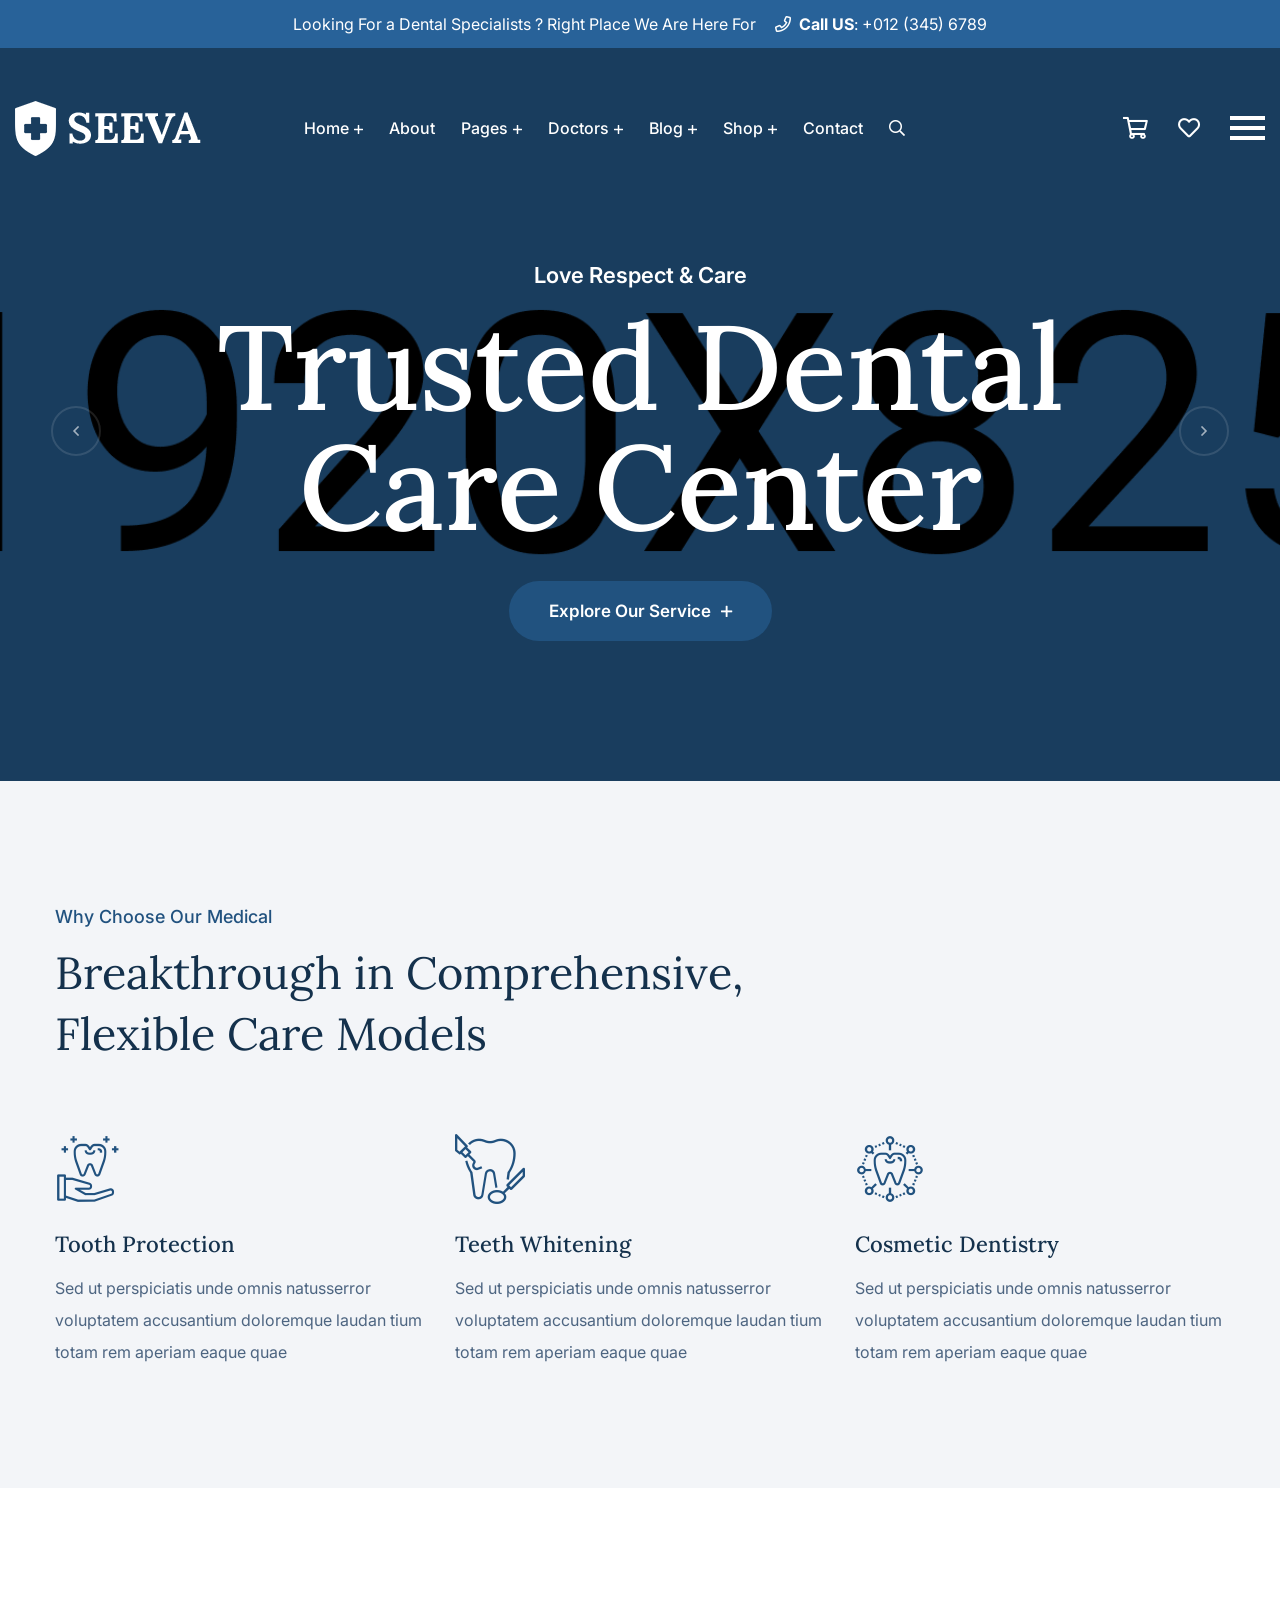
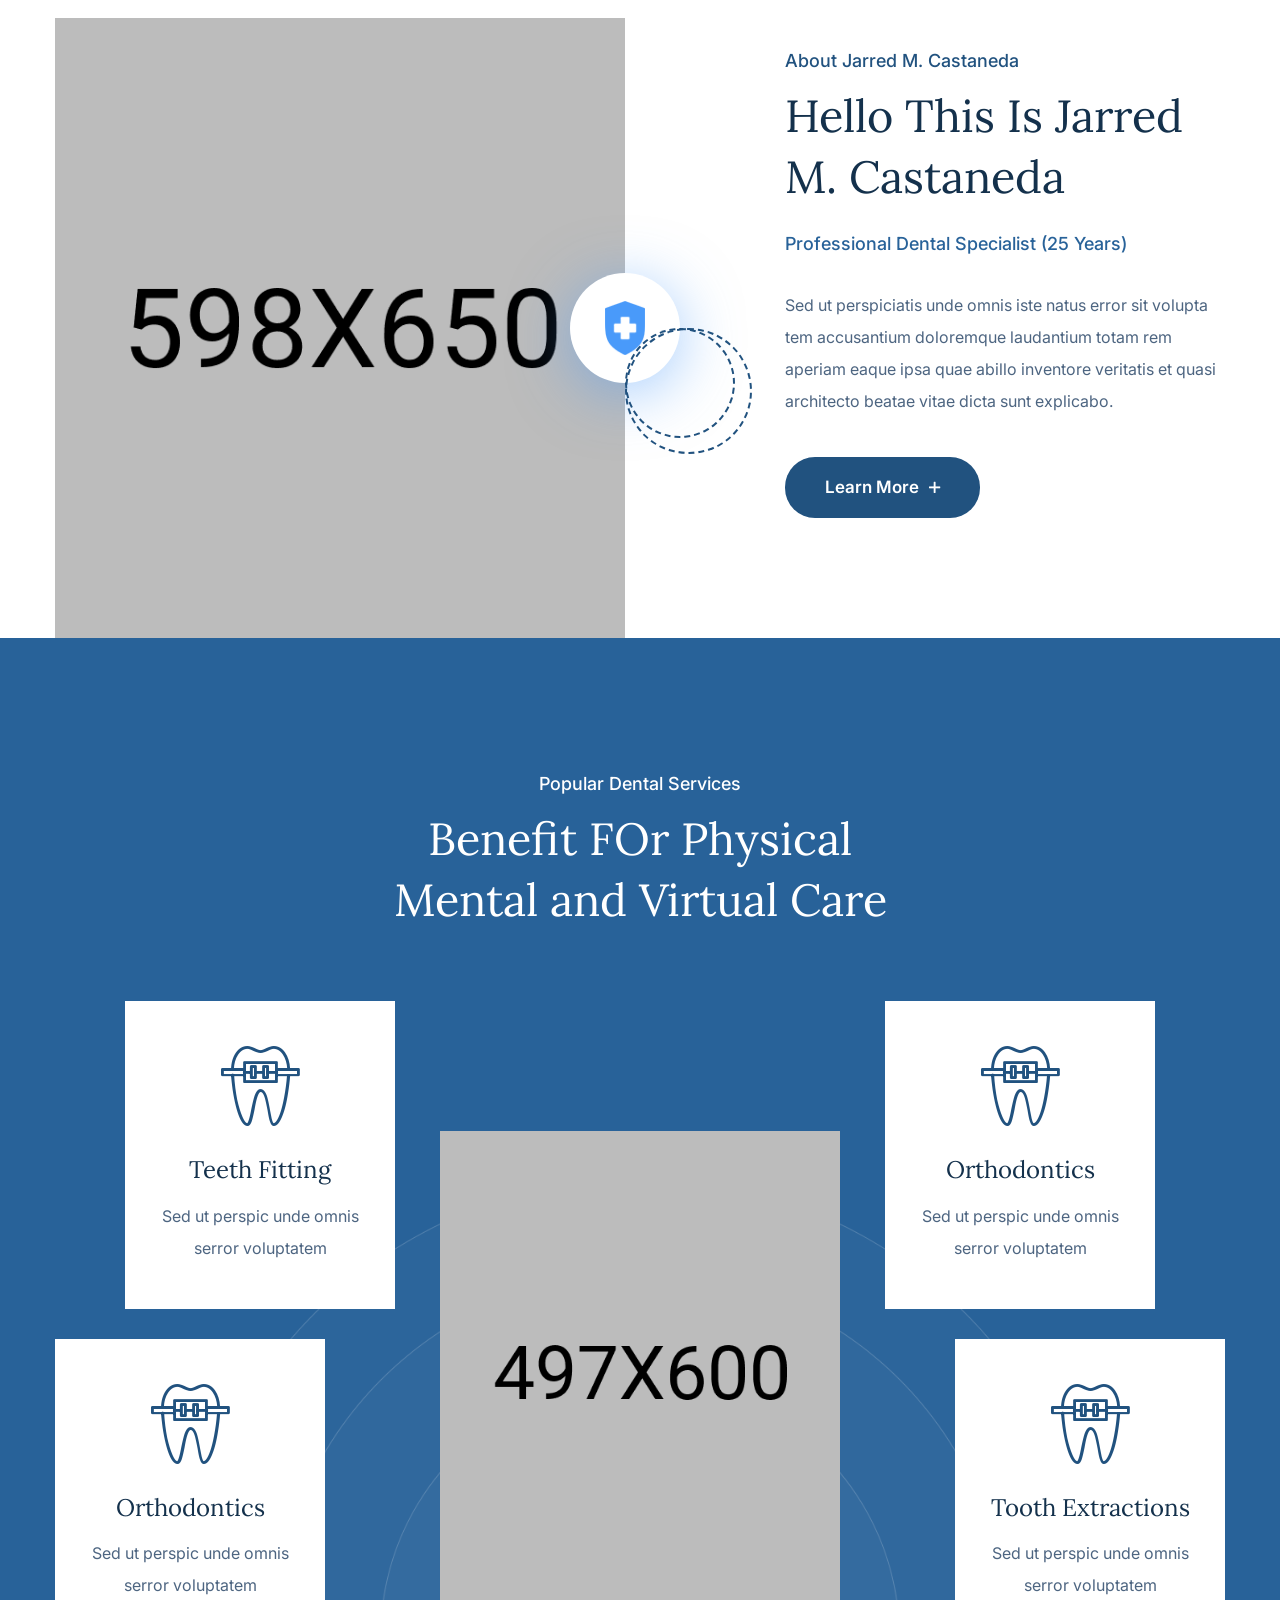
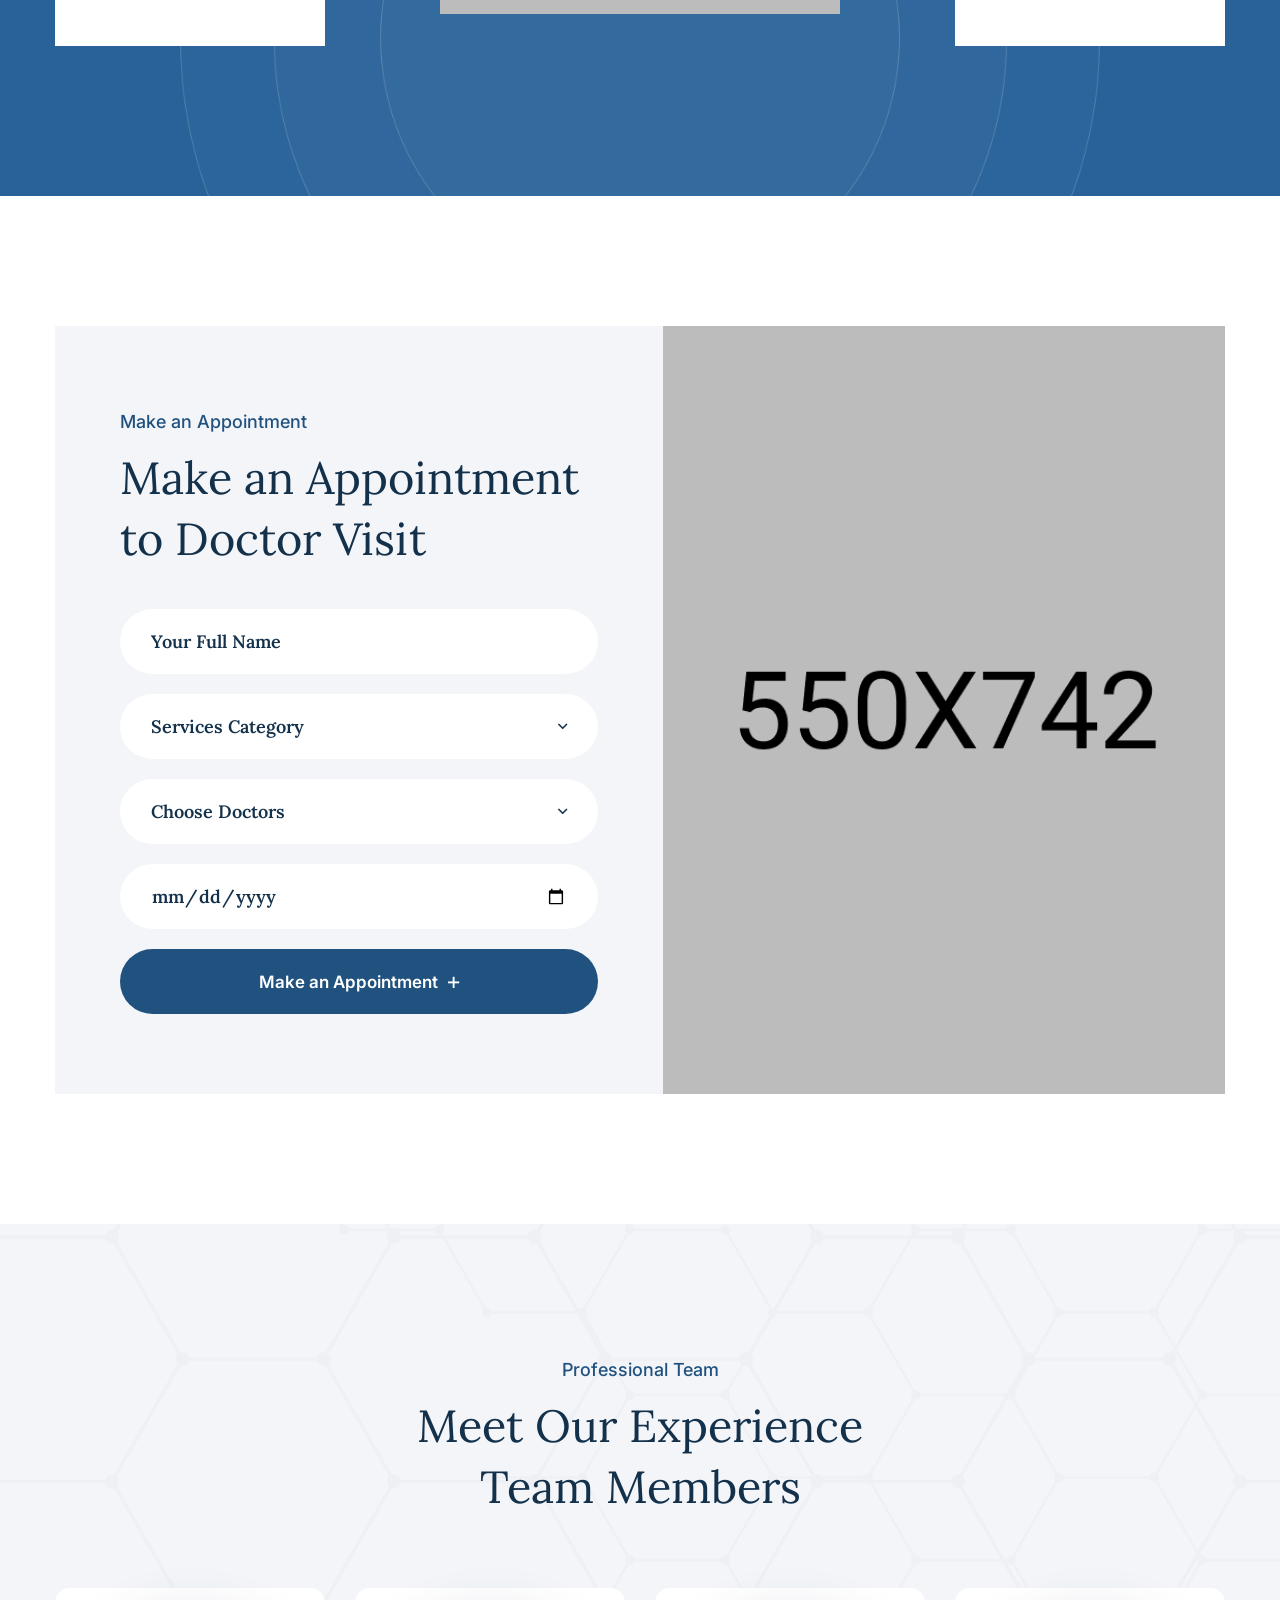
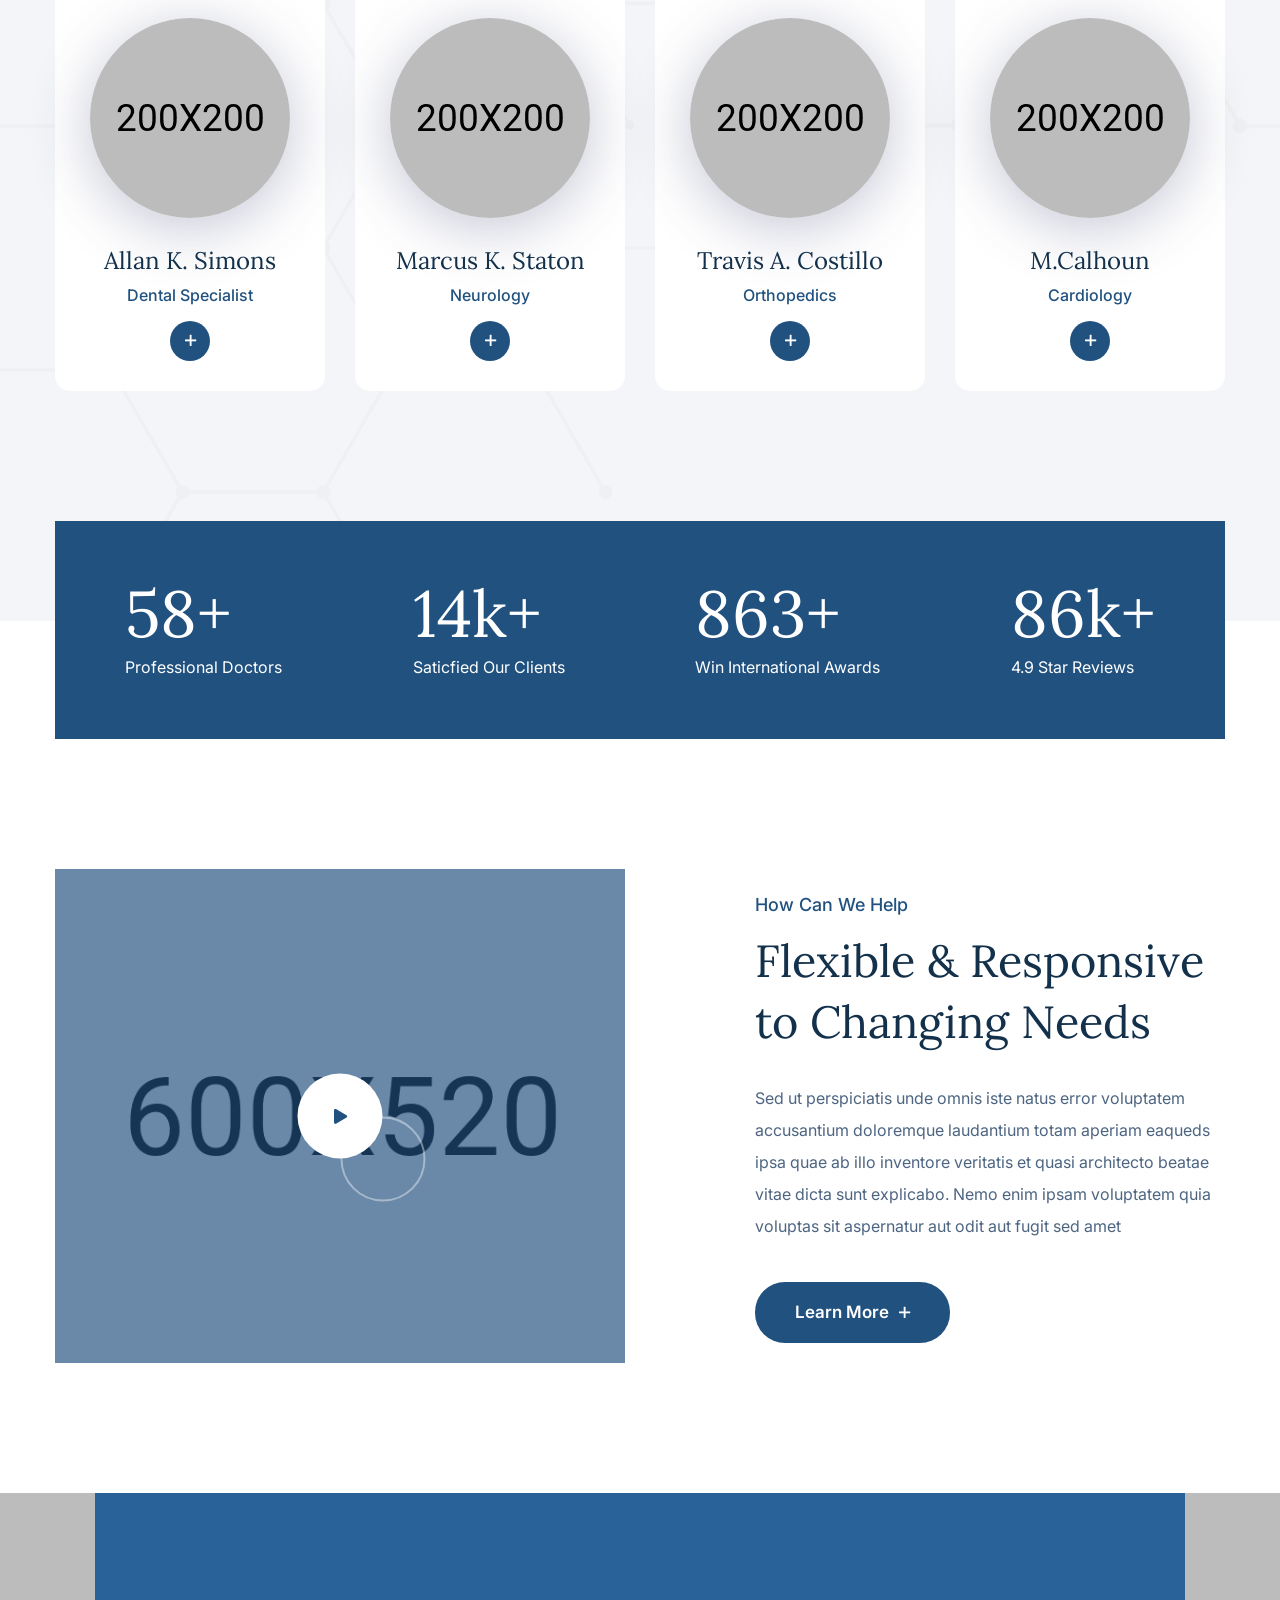
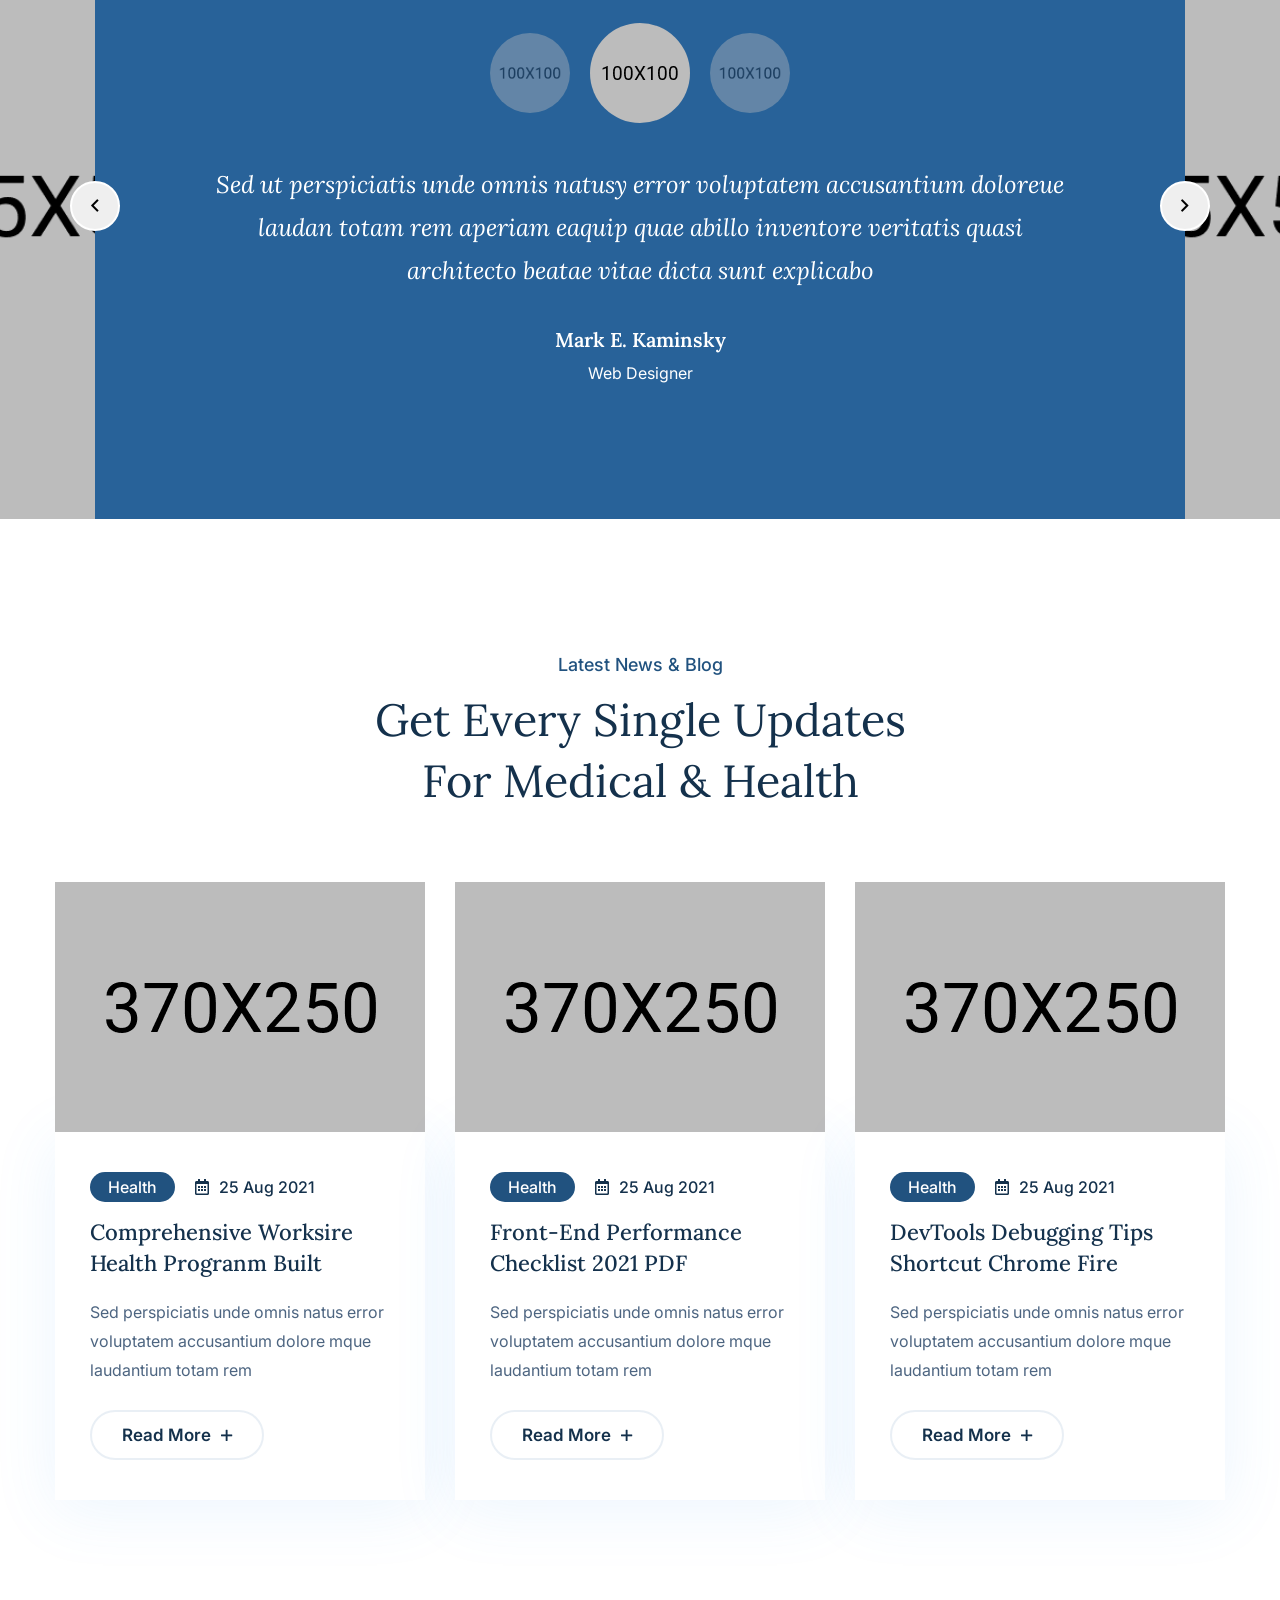
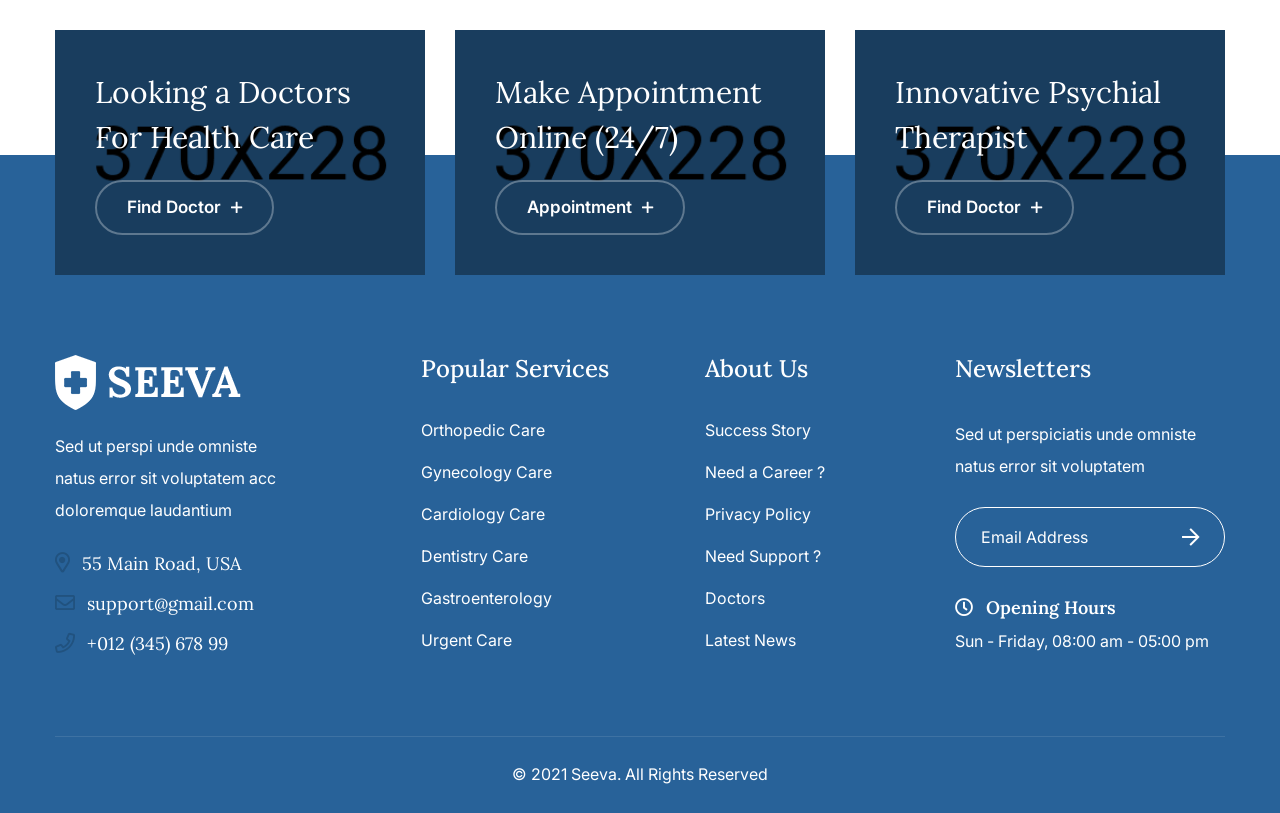
<file: index-four.html>
<!DOCTYPE html>
<html lang="zxx">

<head>
    <meta charset="UTF-8">
    <meta http-equiv="X-UA-Compatible" content="IE=edge">
    <meta name="viewport" content="width=device-width, initial-scale=1.0">
    <title>Seeva - Medical and Dental HTML Template || Home Three</title>

    <!--====== Favicon Icon ======-->
    <link rel="shortcut icon" href="assets/img/favicon.ico" type="img/png" />
    <!--====== Animate Css ======-->
    <link rel="stylesheet" href="assets/css/animate.min.css" />
    <!--====== Bootstrap css ======-->
    <link rel="stylesheet" href="assets/css/bootstrap.min.css" />
    <!--====== Slick Slider ======-->
    <link rel="stylesheet" href="assets/css/slick.min.css" />
    <!--====== Nice Select ======-->
    <link rel="stylesheet" href="assets/css/nice-select.min.css" />
    <!--====== Magnific Popup ======-->
    <link rel="stylesheet" href="assets/css/magnific-popup.min.css" />
    <!--====== Font Awesome ======-->
    <link rel="stylesheet" href="assets/fonts/fontawesome/css/all.min.css" />
    <!--====== Flaticon ======-->
    <link rel="stylesheet" href="assets/fonts/flaticon/css/flaticon.css" />
    <!--====== Main Css ======-->
    <link rel="stylesheet" href="assets/css/style.css" />
</head>

<body>
    <!--====== Start Preloader ======-->
    <div id="preloader">
        <div id="loading-center">
            <div id="object"></div>
        </div>
    </div>
    <!--====== End Preloader ======-->

    <!--====== Start Template Header ======-->
    <header class="template-header sticky-header sticky-secondary-bg absolute-header header-four">
        <div class="header-top-note">
            <div class="container container-1450">
                <p>
                    Looking For a Dental Specialists ? Right Place We Are Here For
                    <a href="#"><i class="far fa-phone"></i><strong>Call US</strong>: +012 (345) 6789</a>
                </p>
            </div>
        </div>
        <div class="container container-1450">
            <div class="header-navigation navigation-white-color">
                <div class="header-left">
                    <div class="site-logo">
                        <a href="index.html">
                            <img src="assets/img/logo-white.png" alt="">
                        </a>
                    </div>
                    <nav class="site-menu menu-gap-left item-extra-gap d-none d-xl-block">
                        <ul class="primary-menu">
                            <li class="active">
                                <a href="index.html">Home</a>
                                <ul class="sub-menu">
                                    <li><a href="index.html">Home One</a></li>
                                    <li><a href="index-two.html">Home Two</a></li>
                                    <li><a href="index-three.html">Home Three</a></li>
                                    <li><a href="index-four.html">Home Four</a></li>
                                    <li><a href="index-five.html">Home Five</a></li>
                                </ul>
                            </li>
                            <li><a href="about.html">About</a></li>
                            <li>
                                <a href="#">Pages</a>
                                <ul class="sub-menu">
                                    <li>
                                        <a href="service.html">Services</a>
                                        <ul class="sub-menu">
                                            <li><a href="service.html">Service One</a></li>
                                            <li><a href="service-two.html">Service Two</a></li>
                                            <li><a href="service-details.html">Service Details</a></li>
                                        </ul>
                                    </li>
                                    <li><a href="pricing.html">Pricing Plan</a></li>
                                    <li><a href="faq.html">Help & FAQ</a></li>
                                    <li><a href="gallery.html">Our Gallery</a></li>
                                    <li><a href="appointments.html">Appointment</a></li>
                                </ul>
                            </li>
                            <li>
                                <a href="doctors.html">Doctors</a>
                                <ul class="sub-menu">
                                    <li><a href="doctor-details.html">Doctor Details</a></li>
                                </ul>
                            </li>
                            <li>
                                <a href="blog-standard.html">Blog</a>
                                <ul class="sub-menu">
                                    <li><a href="blog-details.html">Blog Details</a></li>
                                </ul>
                            </li>
                            <li>
                                <a href="shop.html">Shop</a>
                                <ul class="sub-menu">
                                    <li><a href="product-details.html">Shop Details</a></li>
                                </ul>
                            </li>
                            <li><a href="contact.html">Contact</a></li>
                            <li><a href="#" class="search-btn"><i class="far fa-search"></i></a></li>
                        </ul>
                    </nav>
                </div>
                <div class="header-right">
                    <ul class="extra-icons">
                        <li class="d-none d-sm-block">
                            <a href="#" class="cart-icon">
                                <i class="far fa-shopping-cart"></i>
                            </a>
                        </li>
                        <li class="d-none d-sm-block">
                            <a href="#" class="wishlist-icon">
                                <i class="far fa-heart"></i>
                            </a>
                        </li>
                        <li class="d-none d-xl-block">
                            <div class="off-canvas-btn">
                                <span></span>
                            </div>
                        </li>
                        <li class="d-xl-none">
                            <a href="#" class="navbar-toggler">
                                <span></span>
                                <span></span>
                                <span></span>
                            </a>
                        </li>
                    </ul>
                </div>
            </div>
        </div>

        <!-- Start Off Canvas -->
        <div class="slide-panel off-canvas-panel">
            <div class="panel-overlay"></div>
            <div class="panel-inner">
                <div class="canvas-logo">
                    <img src="assets/img/logo.png" alt="">
                </div>
                <div class="about-us">
                    <h5 class="canvas-widget-title">About Us</h5>
                    <p>
                        Sed perspiciatis unde omnis iste natus error voluptatem accusantium doloremque laudantium totam rem aperams eaque ipsa quae abillo.
                    </p>
                </div>
                <div class="contact-us">
                    <h5 class="canvas-widget-title">Contact Us</h5>
                    <ul>
                        <li>
                            <i class="far fa-map-marker-alt"></i>
                            354 Oakridge, Camden NJ 08102 - USA
                        </li>
                        <li>
                            <i class="far fa-envelope-open"></i>
                            <a href="mailto:support@qolle.com">support@seeva.com</a>
                            <a href="mailto:info@qolle.com">info@seeva.com</a>
                        </li>
                        <li>
                            <i class="far fa-phone"></i>
                            <a href="tel:+01234567899">+012 (345) 678 99</a><br>
                            <a href="tel:+8563214">+8563214</a>
                        </li>
                    </ul>
                </div>
                <a href="#" class="panel-close">
                    <i class="fal fa-times"></i>
                </a>
            </div>
        </div>
        <!-- End Off Canvas -->

        <!-- Start Mobile Panel -->
        <div class="slide-panel mobile-slide-panel">
            <div class="panel-overlay"></div>
            <div class="panel-inner">
                <div class="panel-logo">
                    <img src="assets/img/logo.png" alt="">
                </div>
                <nav class="mobile-menu">
                    <ul class="primary-menu">
                        <li class="active">
                            <a href="index.html">Home</a>
                            <ul class="sub-menu">
                                <li><a href="index.html">Home One</a></li>
                                <li><a href="index-two.html">Home Two</a></li>
                                <li><a href="index-three.html">Home Three</a></li>
                                <li><a href="index-four.html">Home Four</a></li>
                                <li><a href="index-five.html">Home Five</a></li>
                            </ul>
                        </li>
                        <li><a href="about.html">About</a></li>
                        <li>
                            <a href="#">Pages</a>
                            <ul class="sub-menu">
                                <li>
                                    <a href="service.html">Services</a>
                                    <ul class="sub-menu">
                                        <li><a href="service.html">Service One</a></li>
                                        <li><a href="service-two.html">Service Two</a></li>
                                        <li><a href="service-details.html">Service Details</a></li>
                                    </ul>
                                </li>
                                <li><a href="pricing.html">Pricing Plan</a></li>
                                <li><a href="faq.html">Help & FAQ</a></li>
                                <li><a href="gallery.html">Our Gallery</a></li>
                                <li><a href="appointments.html">Appointment</a></li>
                            </ul>
                        </li>
                        <li>
                            <a href="doctors.html">Doctors</a>
                            <ul class="sub-menu">
                                <li><a href="doctor-details.html">Doctor Details</a></li>
                            </ul>
                        </li>
                        <li>
                            <a href="blog-standard.html">Blog</a>
                            <ul class="sub-menu">
                                <li><a href="blog-details.html">Blog Details</a></li>
                            </ul>
                        </li>
                        <li>
                            <a href="shop.html">Shop</a>
                            <ul class="sub-menu">
                                <li><a href="product-details.html">Shop Details</a></li>
                            </ul>
                        </li>
                        <li><a href="contact.html">Contact</a></li>
                    </ul>
                </nav>
                <a href="#" class="panel-close">
                    <i class="fal fa-times"></i>
                </a>
            </div>
        </div>
        <!-- Start Mobile Panel -->
    </header>
    <!--====== End Template Header ======-->

    <!--====== Hero Slider Start ======-->
    <section class="hero-slider hero-slider-two">
        <div class="hero-slider-active">
            <div class="single-hero-slider">
                <div class="hero-slider-bg bg-size-cover" style="background-image: url(assets/img/hero-img/hero-slider-4.jpg);"></div>
                <div class="container">
                    <div class="row justify-content-center">
                        <div class="col-lg-10 col-md-9">
                            <div class="hero-content text-center">
                                <span class="tagline" data-animation="fadeInDown" data-delay="0.5s">Love Respect & Care</span>
                                <h1 class="title" data-animation="fadeInLeft" data-delay="0.6s">Trusted Dental  Care Center</h1>
                                <a href="#" class="template-btn" data-animation="fadeInUp" data-delay="0.7s">Explore Our Service <i class="far fa-plus"></i></a>
                            </div>
                        </div>
                    </div>
                </div>
            </div>
            <div class="single-hero-slider">
                <div class="hero-slider-bg bg-size-cover" style="background-image: url(assets/img/hero-img/hero-slider-5.jpg);"></div>
                <div class="container">
                    <div class="row justify-content-center">
                        <div class="col-lg-10 col-md-9">
                            <div class="hero-content text-center">
                                <span class="tagline" data-animation="fadeInDown" data-delay="0.5s">Love Respect & Care</span>
                                <h1 class="title" data-animation="fadeInLeft" data-delay="0.6s">Trusted Dental  Care Center</h1>
                                <a href="#" class="template-btn" data-animation="fadeInUp" data-delay="0.7s">Explore Our Service <i class="far fa-plus"></i></a>
                            </div>
                        </div>
                    </div>
                </div>
            </div>
        </div>
        <div class="hero-slider-arrow"></div>
    </section>
    <!--====== Hero Slider End ======-->

    <!--====== Why Choose Section Start ======-->
    <section class="wcu-section-two">
        <div class="container-fluid">
            <div class="container">
                <div class="row">
                    <div class="col-lg-8 col-md-10">
                        <div class="section-heading mb-40">
                            <span class="tagline">Why Choose Our Medical</span>
                            <h2 class="title">Breakthrough in Comprehensive, Flexible Care Models</h2>
                        </div>
                    </div>
                </div>
                <div class="row justify-content-center">
                    <div class="col-lg-4 col-md-6 col-sm-6">
                        <div class="simple-icon mt-30 wow fadeInUp" data-wow-delay="0.3s">
                            <div class="icon">
                                <i class="flaticon-dental-care-1"></i>
                            </div>
                            <h4 class="title"><a href="#">Tooth Protection</a></h4>
                            <p>Sed ut perspiciatis unde omnis natusserror voluptatem accusantium doloremque laudan tium totam rem aperiam eaque quae</p>
                        </div>
                    </div>
                    <div class="col-lg-4 col-md-6 col-sm-6">
                        <div class="simple-icon mt-30 wow fadeInUp" data-wow-delay="0.4s">
                            <div class="icon">
                                <i class="flaticon-dental-care-2"></i>
                            </div>
                            <h4 class="title"><a href="#">Teeth Whitening</a></h4>
                            <p>Sed ut perspiciatis unde omnis natusserror voluptatem accusantium doloremque laudan tium totam rem aperiam eaque quae</p>
                        </div>
                    </div>
                    <div class="col-lg-4 col-md-6 col-sm-8">
                        <div class="simple-icon mt-30 wow fadeInUp" data-wow-delay="0.5s">
                            <div class="icon">
                                <i class="flaticon-dental-care"></i>
                            </div>
                            <h4 class="title"><a href="#">Cosmetic Dentistry</a></h4>
                            <p>Sed ut perspiciatis unde omnis natusserror voluptatem accusantium doloremque laudan tium totam rem aperiam eaque quae</p>
                        </div>
                    </div>
                </div>
            </div>
        </div>
    </section>
    <!--====== Why Choose Section End ======-->

    <!--====== About Section Start ======-->
    <section class="about-section section-gap-top">
        <div class="container">
            <div class="row align-items-end justify-content-center">
                <div class="col-xl-5 col-lg-8 col-sm-10">
                    <div class="about-content about-content-gap">
                        <div class="section-heading mb-35">
                            <span class="tagline">About Jarred M. Castaneda</span>
                            <h2 class="title">Hello This Is Jarred M. Castaneda</h2>
                            <p>Professional Dental Specialist (25 Years)</p>
                        </div>
                        <p>
                            Sed ut perspiciatis unde omnis iste natus error sit volupta tem accusantium doloremque laudantium totam rem aperiam eaque ipsa quae abillo inventore veritatis et quasi architecto beatae vitae dicta sunt explicabo.
                        </p>
                        <a href="doctor-details.html" class="template-btn mt-40 wow fadeInUp" data-wow-delay="0.3s">Learn More <i class="far fa-plus"></i></a>
                    </div>
                </div>
                <div class="col-xl-7 col-lg-8 col-md-8 order-xl-first">
                    <div class="bordered-icon-wrapper hide-icon-md">
                        <img src="assets/img/section-img/about-img-2.png" alt="AboutImg">

                        <div class="border-icon">
                            <img src="assets/img/icon/shield.png" alt="Icon">
                        </div>
                    </div>
                </div>
            </div>
        </div>
    </section>
    <!--====== About Section End ======-->

    <!--====== Service Section Start ======-->
    <section class="service-section bg-color-primary section-gap-top">
        <div class="container">
            <div class="row justify-content-center">
                <div class="col-lg-6 col-md-10">
                    <div class="section-heading heading-white text-center mb-70">
                        <span class="tagline">Popular Dental Services</span>
                        <h2 class="title">Benefit FOr Physical Mental and Virtual Care</h2>
                    </div>
                </div>
            </div>
            <div class="iconic-boxes-big-image">
                <div class="row justify-content-lg-between justify-content-center first-row">
                    <div class="col-xl-3 col-lg-4 col-md-6 col-sm-8 first-column">
                        <div class="single-iconic-item wow fadeInLeft" data-wow-delay="0.4s">
                            <div class="icon">
                                <i class="flaticon-tooth-1"></i>
                            </div>
                            <h4 class="title"><a href="#">Teeth Fitting</a></h4>
                            <p>
                                Sed ut perspic unde omnis serror voluptatem
                            </p>
                        </div>
                    </div>
                    <div class="col-xl-3 col-lg-4 col-md-6 col-sm-8 second-column">
                        <div class="single-iconic-item wow fadeInRight" data-wow-delay="0.4s">
                            <div class="icon">
                                <i class="flaticon-tooth-1"></i>
                            </div>
                            <h4 class="title"><a href="#">Orthodontics</a></h4>
                            <p>
                                Sed ut perspic unde omnis serror voluptatem
                            </p>
                        </div>
                    </div>
                </div>
                <div class="row justify-content-lg-between justify-content-center second-row">
                    <div class="col-xl-3 col-lg-4 col-md-6 col-sm-8 first-column">
                        <div class="single-iconic-item wow fadeInLeft" data-wow-delay="0.5s">
                            <div class="icon">
                                <i class="flaticon-tooth-1"></i>
                            </div>
                            <h4 class="title"><a href="#">Orthodontics</a></h4>
                            <p>
                                Sed ut perspic unde omnis serror voluptatem
                            </p>
                        </div>
                    </div>
                    <div class="col-xl-3 col-lg-4 col-md-6 col-sm-8 second-column">
                        <div class="single-iconic-item wow fadeInRight" data-wow-delay="0.5s">
                            <div class="icon">
                                <i class="flaticon-tooth-1"></i>
                            </div>
                            <h4 class="title"><a href="#">Tooth Extractions</a></h4>
                            <p>
                                Sed ut perspic unde omnis serror voluptatem
                            </p>
                        </div>
                    </div>
                </div>
                <img src="assets/img/iconic-box/tooth.png" alt="Image" class="big-image">
                <img src="assets/img/iconic-box/border-line.png" alt="Image" class="border-image">
            </div>
        </div>
    </section>
    <!--====== Service Section End ======-->

    <!--====== Appointment Section Start ======-->
    <section class="appointment-section section-gap">
        <div class="container">
            <div class="appointment-form-two">
                <div class="form-wrap">
                    <div class="section-heading mb-40">
                        <span class="tagline">Make an Appointment</span>
                        <h2 class="title">Make an Appointment to Doctor Visit</h2>
                    </div>
                    <form action="#" class="wow fadeInUp" data-wow-delay="0.3s">
                        <div class="row">
                            <div class="col-12">
                                <div class="input-field">
                                    <input type="text" placeholder="Your Full Name">
                                </div>
                            </div>
                            <div class="col-12">
                                <div class="input-field">
                                    <select>
                                        <option value="1" selected disabled>Services Category</option>
                                        <option value="2">Service One</option>
                                        <option value="3">Service Two</option>
                                        <option value="4">Service Three</option>
                                        <option value="5">Service Four</option>
                                    </select>
                                </div>
                            </div>
                            <div class="col-12">
                                <div class="input-field">
                                    <select>
                                        <option value="1" selected disabled>Choose Doctors</option>
                                        <option value="2">Doctor One</option>
                                        <option value="3">Doctor Two</option>
                                        <option value="4">Doctor Three</option>
                                        <option value="5">Doctor Four</option>
                                    </select>
                                </div>
                            </div>
                            <div class="col-12">
                                <div class="input-field">
                                    <input type="date">
                                </div>
                            </div>
                            <div class="col-12">
                                <div class="input-field">
                                    <button type="submit" class="template-btn">
                                        Make an Appointment <i class="far fa-plus"></i>
                                    </button>
                                </div>
                            </div>
                        </div>
                    </form>
                </div>
                <div class="appointment-image" style="background-image: url(assets/img/appointment/05.jpg);">
                </div>
            </div>
        </div>
    </section>
    <!--====== Appointment Section End ======-->

    <!--====== Doctors With Counter Start ======-->
    <div class="doctors-with-counter">
        <!--====== Doctor Section Start ======-->
        <section class="doctors-section bg-color-grey polygon-pattern-2">
            <div class="container">
                <div class="row justify-content-center">
                    <div class="col-lg-6">
                        <div class="section-heading text-center mb-40">
                            <span class="tagline">Professional Team</span>
                            <h2 class="title">Meet Our Experience Team Members</h2>
                        </div>
                    </div>
                </div>
                <div class="row justify-content-center doctors-loop">
                    <div class="col-xl-3 col-lg-4 col-sm-6">
                        <div class="doctor-box-three mt-30 wow fadeInUp" data-wow-delay="0.3s">
                            <div class="doctor-photo">
                                <img src="assets/img/doctors/18.jpg" alt="Image">
                            </div>
                            <div class="doctor-information">
                                <h5 class="name">
                                    <a href="doctor-details.html">Allan K. Simons</a>
                                </h5>
                                <span class="specialty">Dental Specialist</span>
                                <ul class="social-links">
                                    <li><a href="#"><i class="fab fa-facebook-f"></i></a></li>
                                    <li><a href="#"><i class="fab fa-twitter"></i></a></li>
                                    <li><a href="#"><i class="fab fa-youtube"></i></a></li>
                                    <li><a href="#"><i class="fab fa-linkedin"></i></a></li>
                                </ul>
                                <span class="plus-icon"><i class="far fa-plus"></i></span>
                            </div>
                        </div>
                    </div>
                    <div class="col-xl-3 col-lg-4 col-sm-6">
                        <div class="doctor-box-three mt-30 wow fadeInUp" data-wow-delay="0.4s">
                            <div class="doctor-photo">
                                <img src="assets/img/doctors/19.jpg" alt="Image">
                            </div>
                            <div class="doctor-information">
                                <h5 class="name">
                                    <a href="doctor-details.html">Marcus K. Staton</a>
                                </h5>
                                <span class="specialty">Neurology</span>
                                <ul class="social-links">
                                    <li><a href="#"><i class="fab fa-facebook-f"></i></a></li>
                                    <li><a href="#"><i class="fab fa-twitter"></i></a></li>
                                    <li><a href="#"><i class="fab fa-youtube"></i></a></li>
                                    <li><a href="#"><i class="fab fa-linkedin"></i></a></li>
                                </ul>
                                <span class="plus-icon"><i class="far fa-plus"></i></span>
                            </div>
                        </div>
                    </div>
                    <div class="col-xl-3 col-lg-4 col-sm-6">
                        <div class="doctor-box-three mt-30 wow fadeInUp" data-wow-delay="0.5s">
                            <div class="doctor-photo">
                                <img src="assets/img/doctors/20.jpg" alt="Image">
                            </div>
                            <div class="doctor-information">
                                <h5 class="name">
                                    <a href="doctor-details.html">Travis A. Costillo</a>
                                </h5>
                                <span class="specialty">Orthopedics</span>
                                <ul class="social-links">
                                    <li><a href="#"><i class="fab fa-facebook-f"></i></a></li>
                                    <li><a href="#"><i class="fab fa-twitter"></i></a></li>
                                    <li><a href="#"><i class="fab fa-youtube"></i></a></li>
                                    <li><a href="#"><i class="fab fa-linkedin"></i></a></li>
                                </ul>
                                <span class="plus-icon"><i class="far fa-plus"></i></span>
                            </div>
                        </div>
                    </div>
                    <div class="col-xl-3 col-lg-4 col-sm-6">
                        <div class="doctor-box-three mt-30 wow fadeInUp" data-wow-delay="0.6s">
                            <div class="doctor-photo">
                                <img src="assets/img/doctors/21.jpg" alt="Image">
                            </div>
                            <div class="doctor-information">
                                <h5 class="name">
                                    <a href="doctor-details.html">M.Calhoun</a>
                                </h5>
                                <span class="specialty">Cardiology</span>
                                <ul class="social-links">
                                    <li><a href="#"><i class="fab fa-facebook-f"></i></a></li>
                                    <li><a href="#"><i class="fab fa-twitter"></i></a></li>
                                    <li><a href="#"><i class="fab fa-youtube"></i></a></li>
                                    <li><a href="#"><i class="fab fa-linkedin"></i></a></li>
                                </ul>
                                <span class="plus-icon"><i class="far fa-plus"></i></span>
                            </div>
                        </div>
                    </div>
                </div>
            </div>
        </section>
        <!--====== Doctor Section End ======-->

        <!--====== Counter Section Start ======-->
        <section class="counter-section">
            <div class="container">
                <div class="counter-inner-three bg-color-secondary">
                    <div class="row justify-content-between">
                        <div class="col-lg-auto col-md-5 col-sm-6">
                            <div class="counter-item counter-white">
                                <div class="counter-wrap">
                                    <span class="counter">359</span>
                                    <span class="suffix">+</span>
                                </div>
                                <h6 class="title">Professional Doctors</h6>
                            </div>
                        </div>
                        <div class="col-lg-auto col-md-5 col-sm-6">
                            <div class="counter-item counter-white">
                                <div class="counter-wrap">
                                    <span class="counter">85</span>
                                    <span class="suffix">k+</span>
                                </div>
                                <h6 class="title">Saticfied Our Clients</h6>
                            </div>
                        </div>
                        <div class="col-lg-auto col-md-5 col-sm-6">
                            <div class="counter-item counter-white">
                                <div class="counter-wrap">
                                    <span class="counter">863</span>
                                    <span class="suffix">+</span>
                                </div>
                                <h6 class="title">Win International Awards</h6>
                            </div>
                        </div>
                        <div class="col-lg-auto col-md-5 col-sm-6">
                            <div class="counter-item counter-white">
                                <div class="counter-wrap">
                                    <span class="counter">86</span>
                                    <span class="suffix">k+</span>
                                </div>
                                <h6 class="title">4.9 Star Reviews</h6>
                            </div>
                        </div>
                    </div>
                </div>
            </div>
        </section>
        <!--====== Counter Section End ======-->
    </div>
    <!--====== Doctors With Counter End ======-->

    <!--====== Help Section Start ======-->
    <section class="help-section section-gap">
        <div class="container">
            <div class="row justify-content-center justify-content-lg-between align-items-center">
                <div class="col-lg-6 col-md-10">
                    <div class="seeva-video mb-md-50">
                        <div class="video-thumbnail">
                            <img src="assets/img/section-img/help-video.jpg" alt="Image">
                        </div>
                        <a href="https://www.youtube.com/watch?v=U3ASj1L6_sY" class="video-popup"><i class="fas fa-play"></i></a>
                    </div>
                </div>
                <div class="col-xl-5 col-lg-6 col-md-8">
                    <div class="help-content">
                        <div class="section-heading mb-30">
                            <span class="tagline">How Can We Help</span>
                            <h2 class="title">Flexible & Responsive to Changing Needs</h2>
                        </div>
                        <p>
                            Sed ut perspiciatis unde omnis iste natus error voluptatem accusantium doloremque laudantium totam aperiam eaqueds ipsa quae ab illo inventore veritatis et quasi architecto beatae vitae dicta sunt explicabo. Nemo enim ipsam voluptatem quia voluptas sit aspernatur aut odit aut fugit sed amet
                        </p>
                        <a href="#" class="template-btn mt-40 wow fadeInUp" data-wow-delay="0.3s">Learn More <i class="far fa-plus"></i></a>
                    </div>
                </div>
            </div>
        </div>
    </section>
    <!--====== Help Section End ======-->

    <!--====== Testimonial Section Start ======-->
    <section class="testimonial-section testimonial-two-bg section-gap bg-color-primary">
        <div class="container">
            <div class="testimonial-slider-three">
                <div class="row justify-content-center">
                    <div class="col-lg-4 col-md-7 col-sm-9">
                        <div class="thumb-wrapper">
                            <div class="single-thumb">
                                <img src="assets/img/testimonial/06.jpg" alt="Thumb">
                            </div>
                            <div class="single-thumb">
                                <img src="assets/img/testimonial/07.jpg" alt="Thumb">
                            </div>
                            <div class="single-thumb">
                                <img src="assets/img/testimonial/08.jpg" alt="Thumb">
                            </div>
                            <div class="single-thumb">
                                <img src="assets/img/testimonial/06.jpg" alt="Thumb">
                            </div>
                            <div class="single-thumb">
                                <img src="assets/img/testimonial/07.jpg" alt="Thumb">
                            </div>
                            <div class="single-thumb">
                                <img src="assets/img/testimonial/08.jpg" alt="Thumb">
                            </div>
                        </div>
                    </div>
                    <div class="col-lg-9 col-md-10">
                        <div class="content-wrapper">
                            <div class="single-item-wrap">
                                <p class="content">
                                    Sed ut perspiciatis unde omnis natusy error voluptatem accusantium doloreue laudan totam rem aperiam eaquip quae abillo inventore veritatis quasi architecto beatae vitae dicta sunt explicabo
                                </p>
                                <div class="author-info">
                                    <h5 class="name">Mark E. Kaminsky</h5>
                                    <span class="title">Web Designer</span>
                                </div>
                            </div>
                            <div class="single-item-wrap">
                                <p class="content">
                                    Sed ut perspiciatis unde omnis natusy error voluptatem accusantium doloreue laudan totam rem aperiam eaquip quae abillo inventore veritatis quasi architecto beatae vitae dicta sunt explicabo
                                </p>
                                <div class="author-info">
                                    <h5 class="name">Mark E. Kaminsky</h5>
                                    <span class="title">Web Designer</span>
                                </div>
                            </div>
                            <div class="single-item-wrap">
                                <p class="content">
                                    Sed ut perspiciatis unde omnis natusy error voluptatem accusantium doloreue laudan totam rem aperiam eaquip quae abillo inventore veritatis quasi architecto beatae vitae dicta sunt explicabo
                                </p>
                                <div class="author-info">
                                    <h5 class="name">Mark E. Kaminsky</h5>
                                    <span class="title">Web Designer</span>
                                </div>
                            </div>
                            <div class="single-item-wrap">
                                <p class="content">
                                    Sed ut perspiciatis unde omnis natusy error voluptatem accusantium doloreue laudan totam rem aperiam eaquip quae abillo inventore veritatis quasi architecto beatae vitae dicta sunt explicabo
                                </p>
                                <div class="author-info">
                                    <h5 class="name">Mark E. Kaminsky</h5>
                                    <span class="title">Web Designer</span>
                                </div>
                            </div>
                            <div class="single-item-wrap">
                                <p class="content">
                                    Sed ut perspiciatis unde omnis natusy error voluptatem accusantium doloreue laudan totam rem aperiam eaquip quae abillo inventore veritatis quasi architecto beatae vitae dicta sunt explicabo
                                </p>
                                <div class="author-info">
                                    <h5 class="name">Mark E. Kaminsky</h5>
                                    <span class="title">Web Designer</span>
                                </div>
                            </div>
                            <div class="single-item-wrap">
                                <p class="content">
                                    Sed ut perspiciatis unde omnis natusy error voluptatem accusantium doloreue laudan totam rem aperiam eaquip quae abillo inventore veritatis quasi architecto beatae vitae dicta sunt explicabo
                                </p>
                                <div class="author-info">
                                    <h5 class="name">Mark E. Kaminsky</h5>
                                    <span class="title">Web Designer</span>
                                </div>
                            </div>
                        </div>
                    </div>
                </div>
                <div class="slider-arrows"></div>
            </div>
        </div>
        <div class="bg-one" style="background-image: url(assets/img/testimonial/bg-2.jpg);"></div>
        <div class="bg-two" style="background-image: url(assets/img/testimonial/bg-3.jpg);"></div>
    </section>
    <!--====== Testimonial Section End ======-->

    <!--====== Latest Blog Start ======-->
    <section class="latest-blog-section section-gap">
        <div class="container">
            <div class="row justify-content-center">
                <div class="col-lg-6 col-md-9">
                    <div class="section-heading text-center mb-40">
                        <span class="tagline">Latest News & Blog</span>
                        <h2 class="title">Get Every Single Updates For Medical & Health</h2>
                    </div>
                </div>
            </div>
            <div class="row justify-content-center latest-blog-loop">
                <div class="col-lg-4 col-md-6 col-sm-10">
                    <div class="latest-blog-two no-radius mt-30">
                        <div class="thumbnail">
                            <img src="assets/img/latest-blog/07.jpg" alt="Image">
                        </div>
                        <div class="blog-content">
                            <div class="blog-meta">
                                <a href="#" class="blog-category">Health</a>
                                <a href="#" class="blog-date"><i class="far fa-calendar-alt"></i> 25 Aug 2021</a>
                            </div>
                            <h4 class="blog-title">
                                <a href="blog-details.html">Comprehensive Worksire Health Progranm Built</a>
                            </h4>
                            <p>
                                Sed perspiciatis unde omnis natus error voluptatem accusantium dolore mque laudantium totam rem
                            </p>
                            <a href="blog-details.html" class="template-btn">Read More <i class="far fa-plus"></i></a>
                        </div>
                    </div>
                </div>
                <div class="col-lg-4 col-md-6 col-sm-10">
                    <div class="latest-blog-two no-radius mt-30">
                        <div class="thumbnail">
                            <img src="assets/img/latest-blog/08.jpg" alt="Image">
                        </div>
                        <div class="blog-content">
                            <div class="blog-meta">
                                <a href="#" class="blog-category">Health</a>
                                <a href="#" class="blog-date"><i class="far fa-calendar-alt"></i> 25 Aug 2021</a>
                            </div>
                            <h4 class="blog-title">
                                <a href="blog-details.html">Front-End Performance Checklist 2021 PDF</a>
                            </h4>
                            <p>
                                Sed perspiciatis unde omnis natus error voluptatem accusantium dolore mque laudantium totam rem
                            </p>
                            <a href="blog-details.html" class="template-btn">Read More <i class="far fa-plus"></i></a>
                        </div>
                    </div>
                </div>
                <div class="col-lg-4 col-md-6 col-sm-10">
                    <div class="latest-blog-two no-radius mt-30">
                        <div class="thumbnail">
                            <img src="assets/img/latest-blog/09.jpg" alt="Image">
                        </div>
                        <div class="blog-content">
                            <div class="blog-meta">
                                <a href="#" class="blog-category">Health</a>
                                <a href="#" class="blog-date"><i class="far fa-calendar-alt"></i> 25 Aug 2021</a>
                            </div>
                            <h4 class="blog-title">
                                <a href="blog-details.html">DevTools Debugging Tips Shortcut Chrome Fire</a>
                            </h4>
                            <p>
                                Sed perspiciatis unde omnis natus error voluptatem accusantium dolore mque laudantium totam rem
                            </p>
                            <a href="blog-details.html" class="template-btn">Read More <i class="far fa-plus"></i></a>
                        </div>
                    </div>
                </div>
            </div>
        </div>
    </section>
    <!--====== Latest Blog End ======-->

    <!--====== Back to Top Start ======-->
    <a class="back-to-top" href="#">
        <i class="far fa-angle-up"></i>
     </a>
    <!--====== Back to Top End ======-->

    <!--====== Start Template Footer ======-->
    <footer class="template-footer template-footer-white have-cta-boxes-two">
        <div class="cta-boxes-wrapper">
            <div class="container">
                <div class="row justify-content-center">
                    <div class="col-lg-4 col-md-6">
                        <div class="cta-boxed-two bg-color-secondary bg-size-cover blend-mode-multiply mb-30" style="background-image: url(assets/img/cta-img/cta-boxed-2-1.jpg);">
                            <h2 class="cta-title">Looking a Doctors  For Health Care</h2>
                            <a href="#" class="template-btn template-btn-bordered">Find Doctor <i class="far fa-plus"></i></a>
                        </div>
                    </div>
                    <div class="col-lg-4 col-md-6">
                        <div class="cta-boxed-two bg-color-secondary bg-size-cover blend-mode-multiply mb-30" style="background-image: url(assets/img/cta-img/cta-boxed-2-2.jpg);">
                            <h2 class="cta-title">Make Appointment  Online (24/7)</h2>
                            <a href="#" class="template-btn template-btn-bordered">Appointment <i class="far fa-plus"></i></a>
                        </div>
                    </div>
                    <div class="col-lg-4 col-md-8">
                        <div class="cta-boxed-two bg-color-secondary bg-size-cover blend-mode-multiply mb-30" style="background-image: url(assets/img/cta-img/cta-boxed-2-3.jpg);">
                            <h2 class="cta-title">Innovative Psychial Therapist</h2>
                            <a href="#" class="template-btn template-btn-bordered">Find Doctor <i class="far fa-plus"></i></a>
                        </div>
                    </div>
                </div>
            </div>
        </div>
        <div class="footer-inner bg-color-primary">
            <div class="container">
                <div class="footer-widgets">
                    <div class="row">
                        <div class="col-lg-3 col-md-8">
                            <div class="widget text-widget">
                                <div class="footer-logo">
                                    <img src="assets/img/logo-white.png" alt="Medibo">
                                </div>
                                <p>
                                    Sed ut perspi unde omniste natus error sit voluptatem acc doloremque laudantium
                                </p>
                                <ul class="contact-list">
                                    <li>
                                        <a href="https://goo.gl/maps/inpkL6wUZqMR3opX7"><i class="far fa-map-marker-alt"></i>55 Main Road, USA</a>
                                    </li>
                                    <li>
                                        <a href="mailto:support@gmail.com"><i class="far fa-envelope"></i>support@gmail.com</a>
                                    </li>
                                    <li>
                                        <a href="tel:01267899"><i class="far fa-phone"></i>+012 (345) 678 99</a>
                                    </li>
                                </ul>
                            </div>
                        </div>
                        <div class="col-lg-6">
                            <div class="row justify-content-center">
                                <div class="col-xl-5 col-sm-6">
                                    <div class="d-flex justify-content-lg-center">
                                        <div class="widget nav-widget">
                                            <h4 class="widget-title">Popular Services</h4>
                                            <ul class="nav-links">
                                                <li><a href="#">Orthopedic Care</a></li>
                                                <li><a href="#">Gynecology Care</a></li>
                                                <li><a href="#">Cardiology Care</a></li>
                                                <li><a href="#">Dentistry Care</a></li>
                                                <li><a href="#">Gastroenterology</a></li>
                                                <li><a href="#">Urgent Care</a></li>
                                            </ul>
                                        </div>
                                    </div>
                                </div>
                                <div class="col-xl-5 col-sm-6">
                                    <div class="d-flex justify-content-lg-center">
                                        <div class="widget nav-widget">
                                            <h4 class="widget-title">About Us</h4>
                                            <ul class="nav-links">
                                                <li><a href="#">Success Story</a></li>
                                                <li><a href="#">Need a Career ?</a></li>
                                                <li><a href="#">Privacy Policy</a></li>
                                                <li><a href="#">Need Support ?</a></li>
                                                <li><a href="#">Doctors</a></li>
                                                <li><a href="#">Latest News</a></li>
                                            </ul>
                                        </div>
                                    </div>
                                </div>
                            </div>
                        </div>
                        <div class="col-lg-3 col-md-10">
                            <div class="widget newsletters-widget">
                                <h4 class="widget-title">Newsletters</h4>
                                <p>
                                    Sed ut perspiciatis unde omniste <br> natus error sit voluptatem
                                </p>
                                <form action="#" class="newsletters-form">
                                    <input type="email" placeholder="Email Address">
                                    <button type="submit"><i class="far fa-arrow-right"></i></button>
                                </form>

                                <div class="opening-notice mt-30">
                                    <h6><i class="far fa-clock"></i> Opening Hours</h6>
                                    <p>Sun - Friday, 08:00 am - 05:00 pm</p>
                                </div>
                            </div>
                        </div>
                    </div>
                </div>
                <div class="copyright-area">
                    <p>© 2021 <a href="#">Seeva</a>. All Rights Reserved</p>
                </div>
            </div>
        </div>
    </footer>
    <!--====== End Template Footer ======-->

    <!--====== Jquery ======-->
    <script src="assets/js/jquery-3.6.0.min.js"></script>
    <!--====== Bootstrap ======-->
    <script src="assets/js/bootstrap.min.js"></script>
    <!--====== Slick slider ======-->
    <script src="assets/js/slick.min.js"></script>
    <!--====== Isotope ======-->
    <script src="assets/js/isotope.pkgd.min.js"></script>
    <!--====== Images loaded ======-->
    <script src="assets/js/imagesloaded.pkgd.min.js"></script>
    <!--====== In-view ======-->
    <script src="assets/js/jquery.inview.min.js"></script>
    <!--====== Nice Select ======-->
    <script src="assets/js/jquery.nice-select.min.js"></script>
    <!--====== Magnific Popup ======-->
    <script src="assets/js/magnific-popup.min.js"></script>
    <!--====== WOW Js ======-->
    <script src="assets/js/wow.min.js"></script>
    <!--====== Main JS ======-->
    <script src="assets/js/main.js"></script>
</body>

</html>
</file>
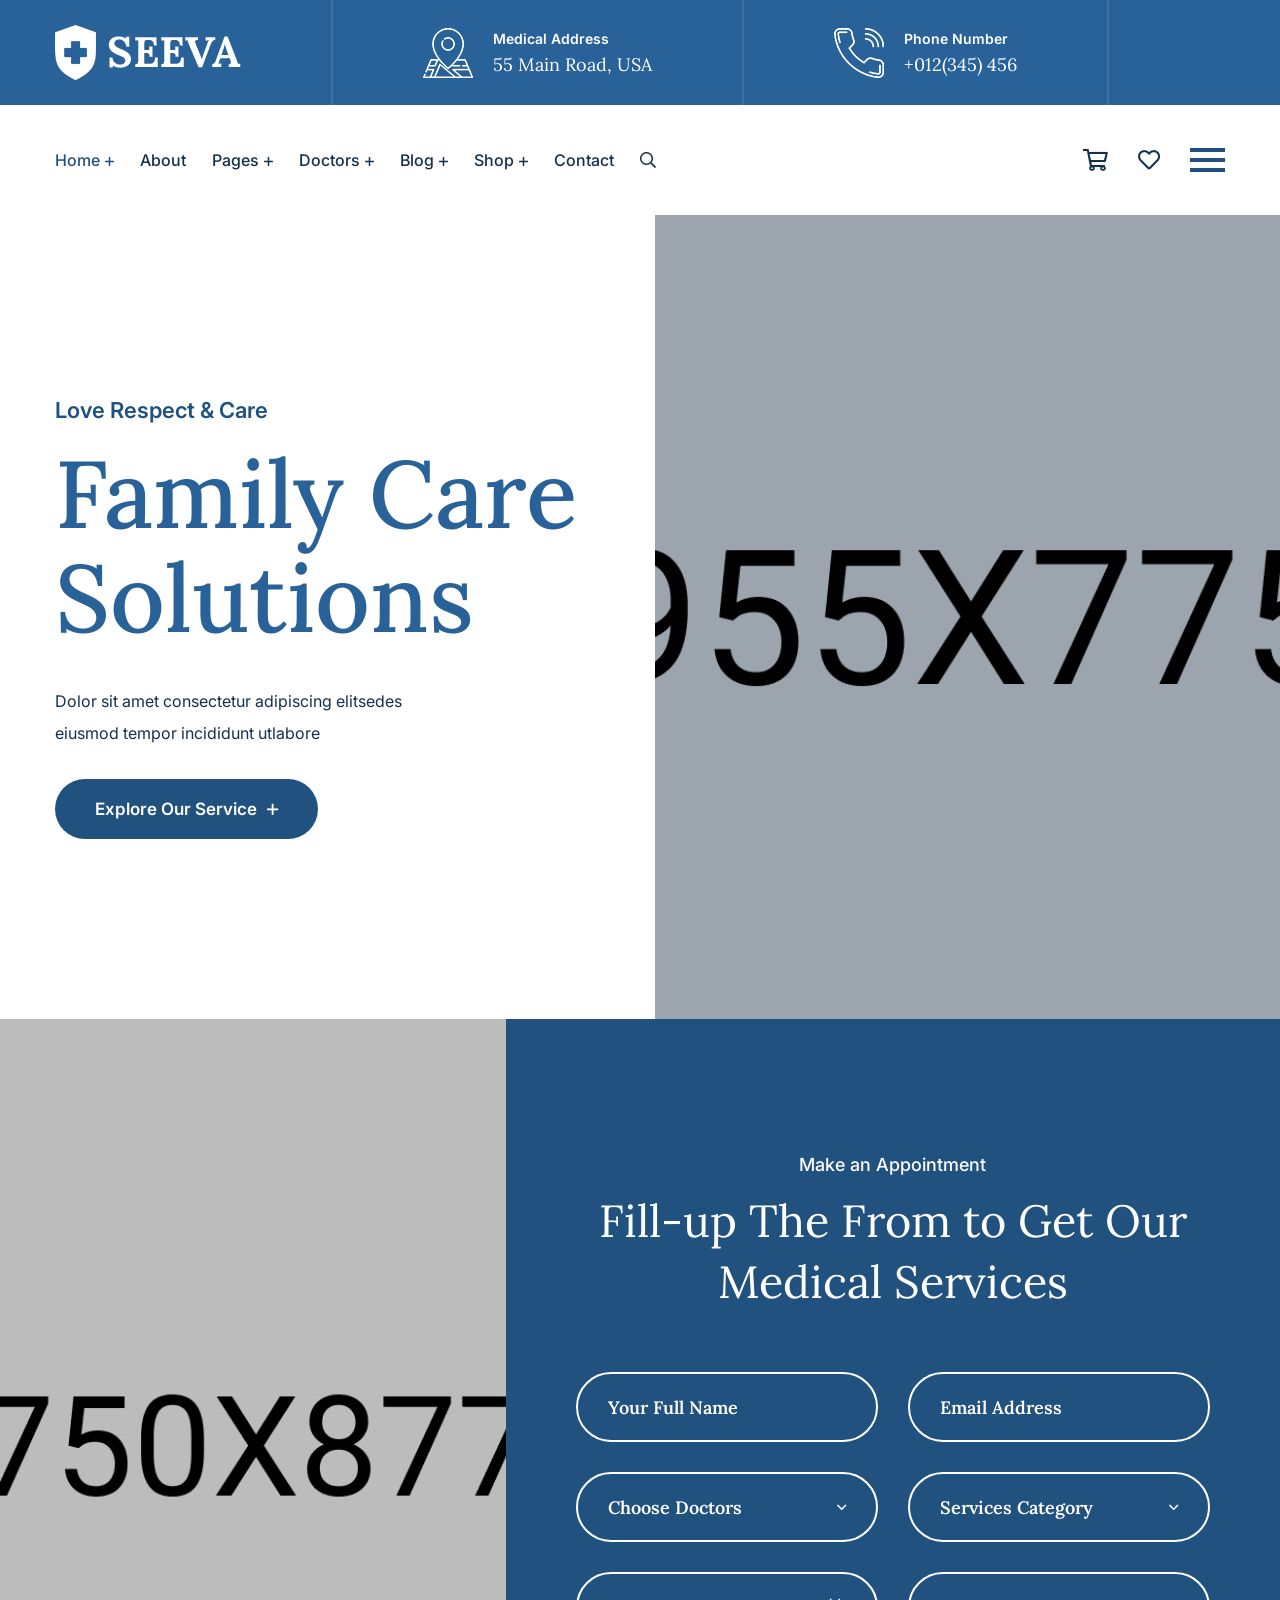
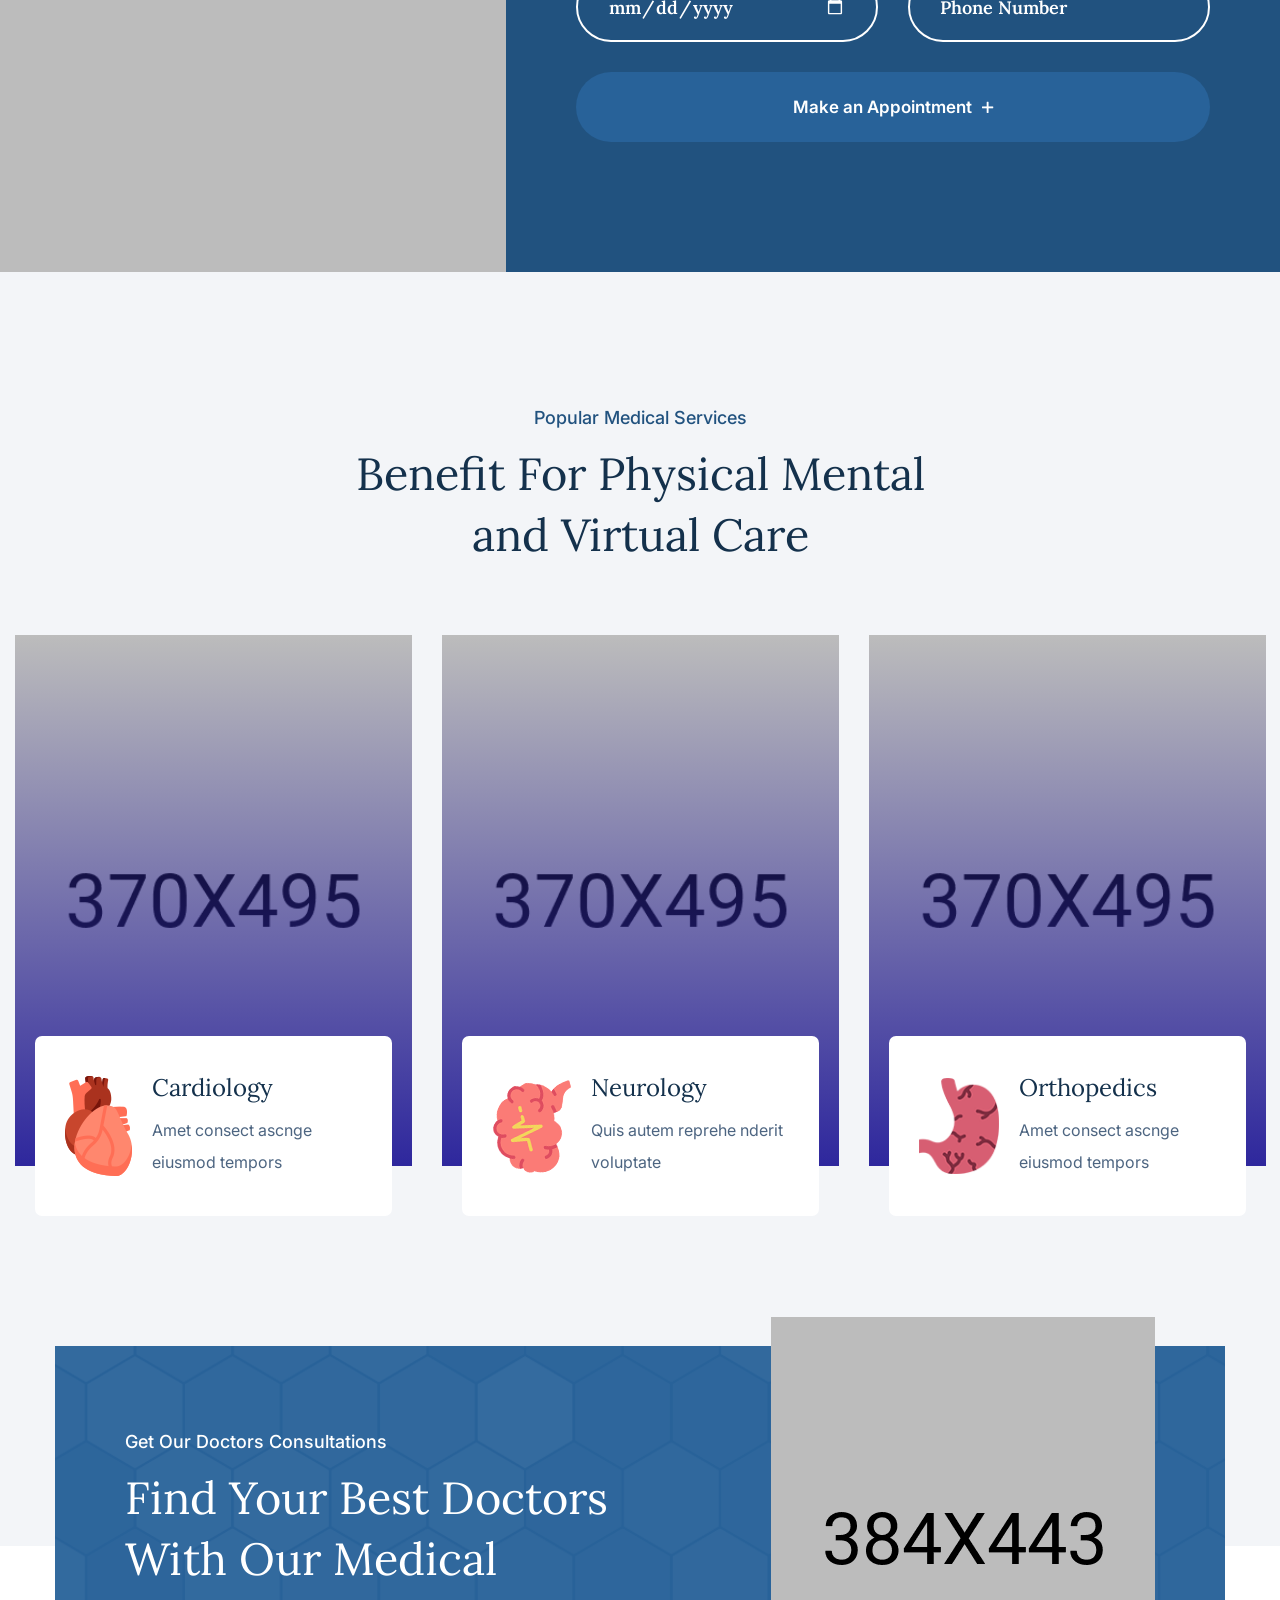
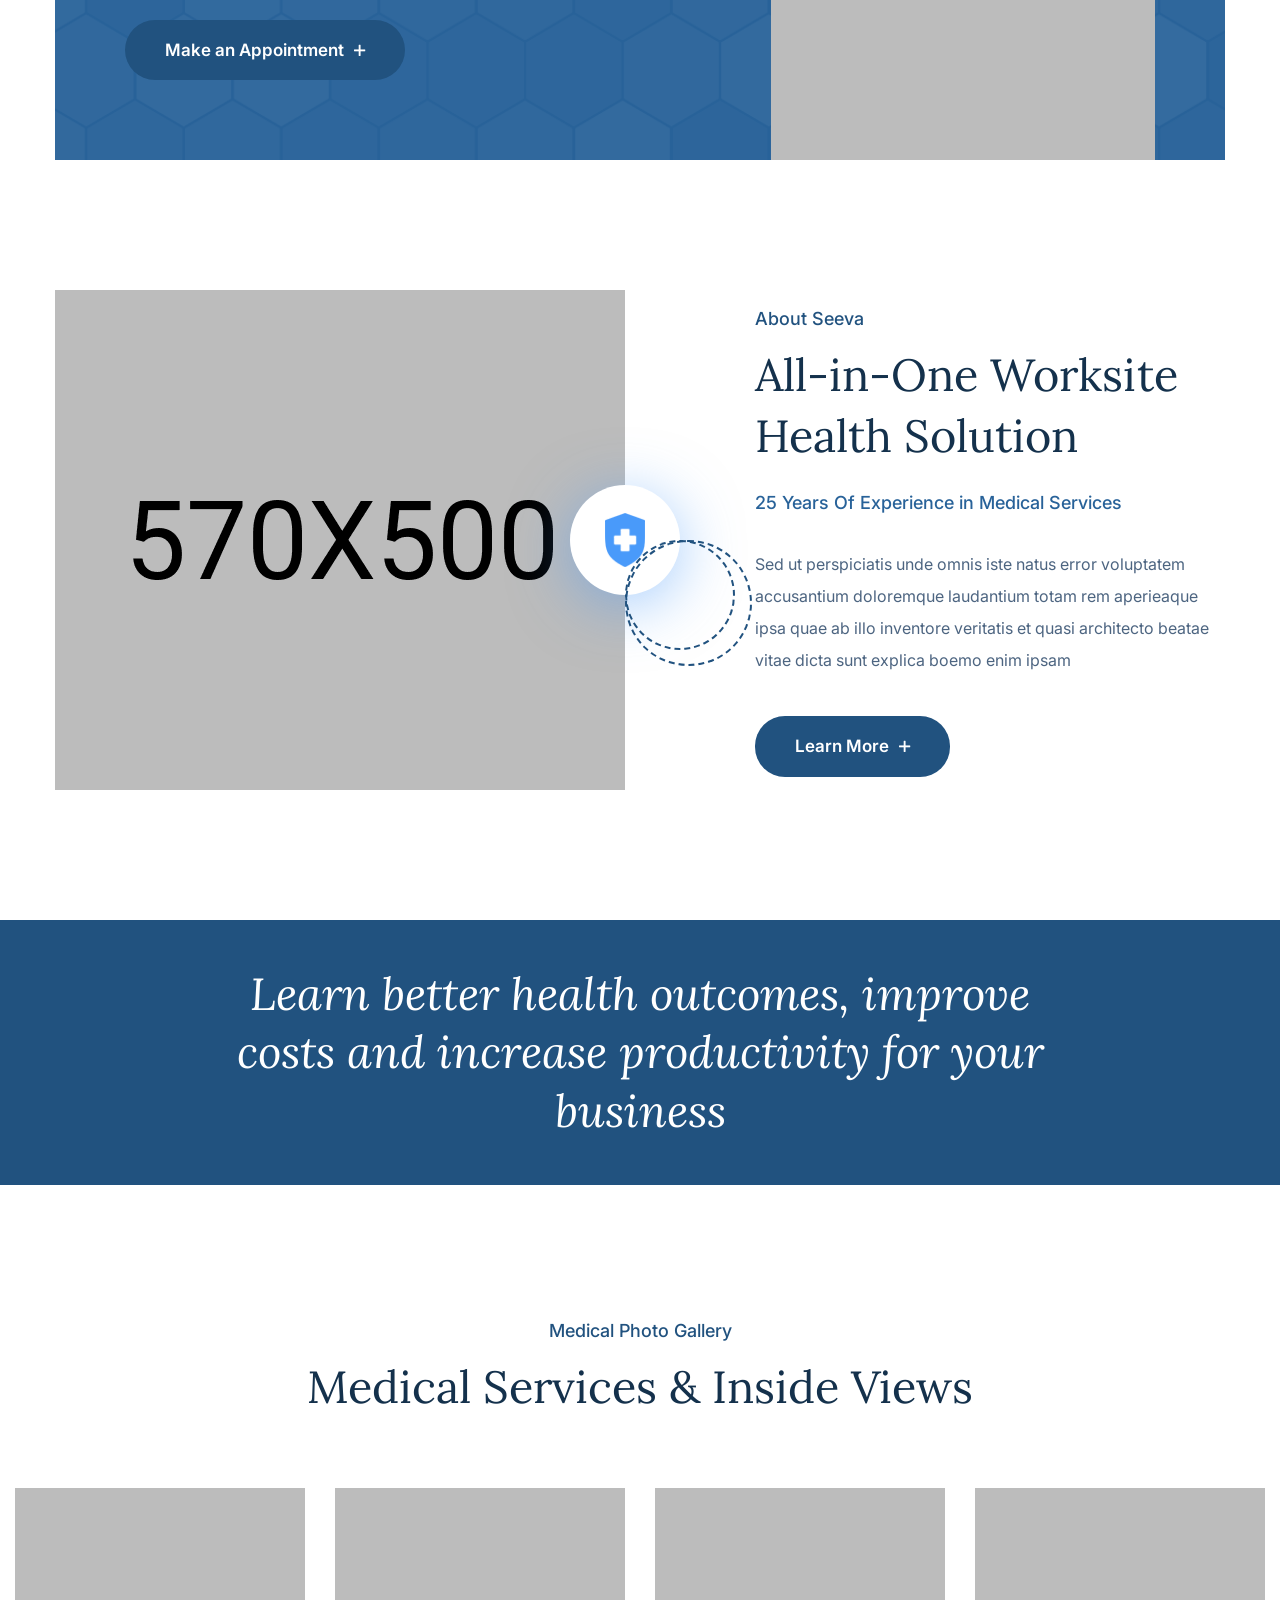
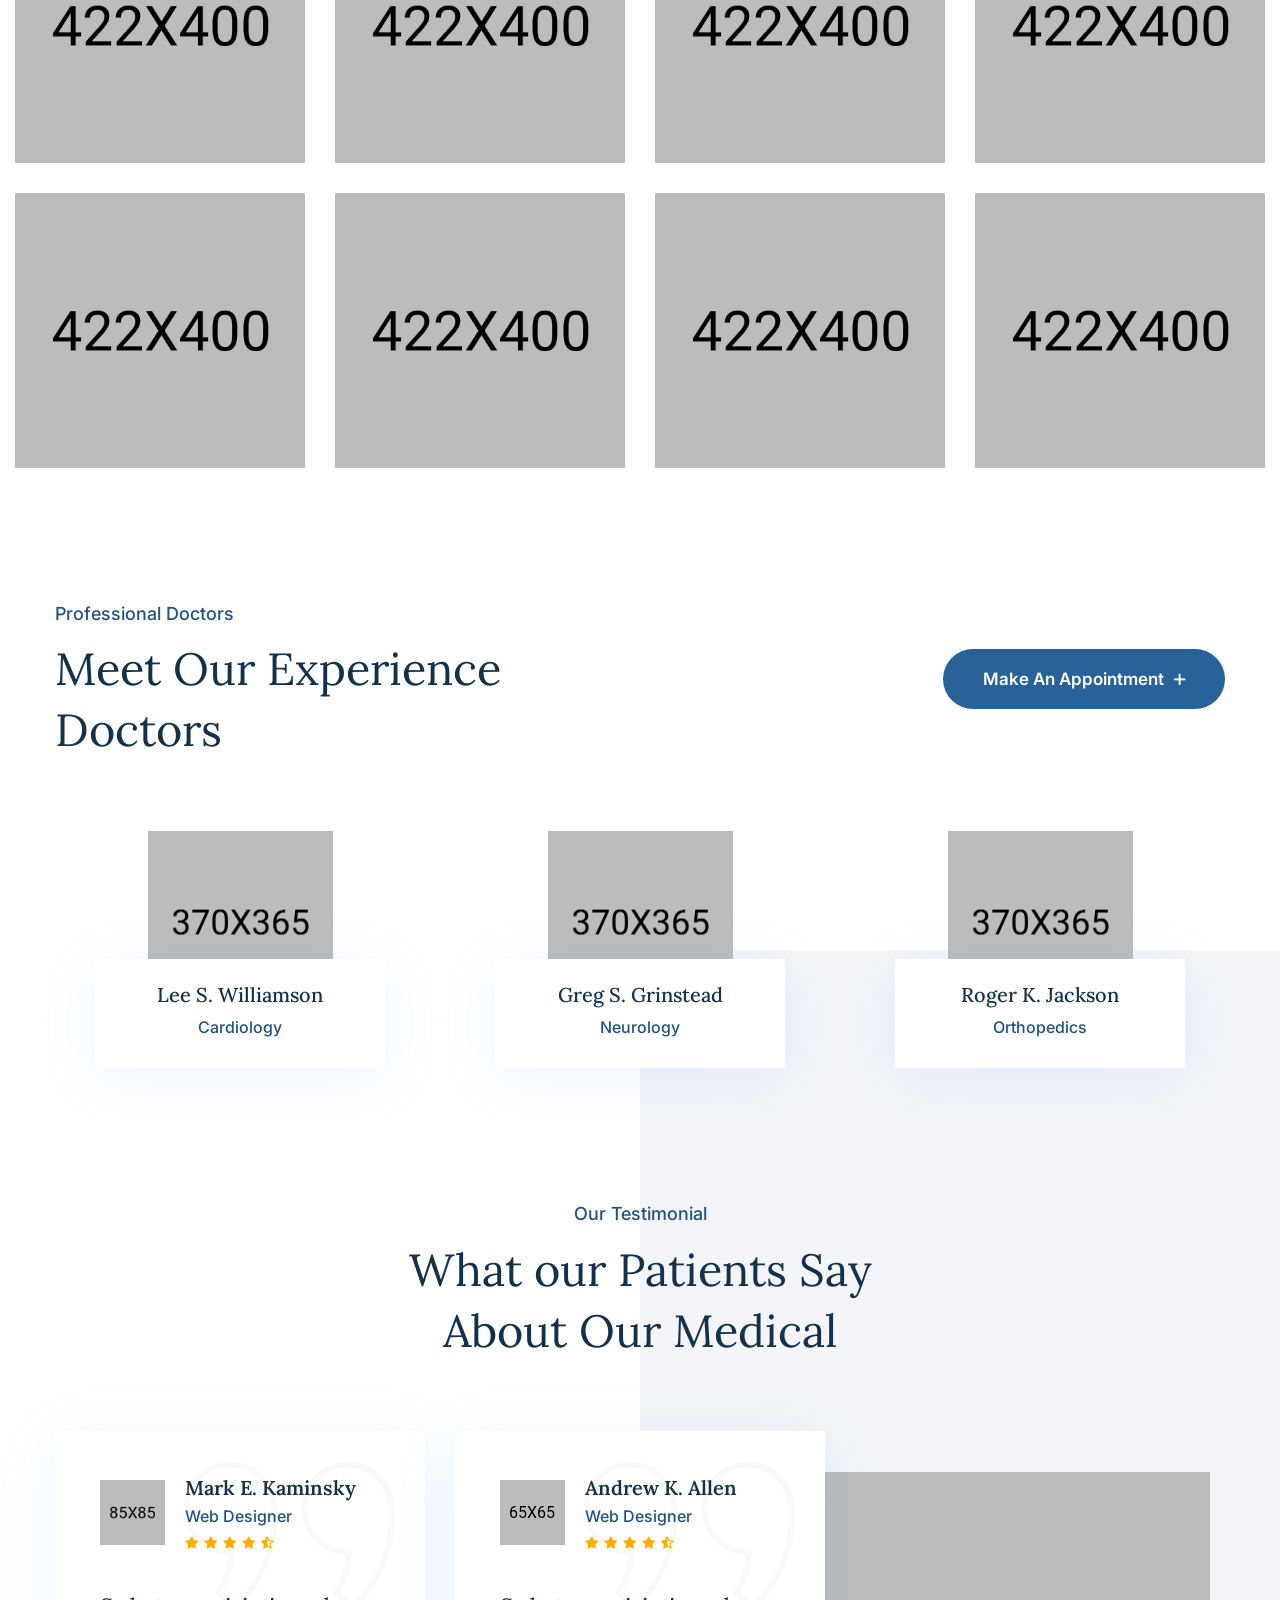
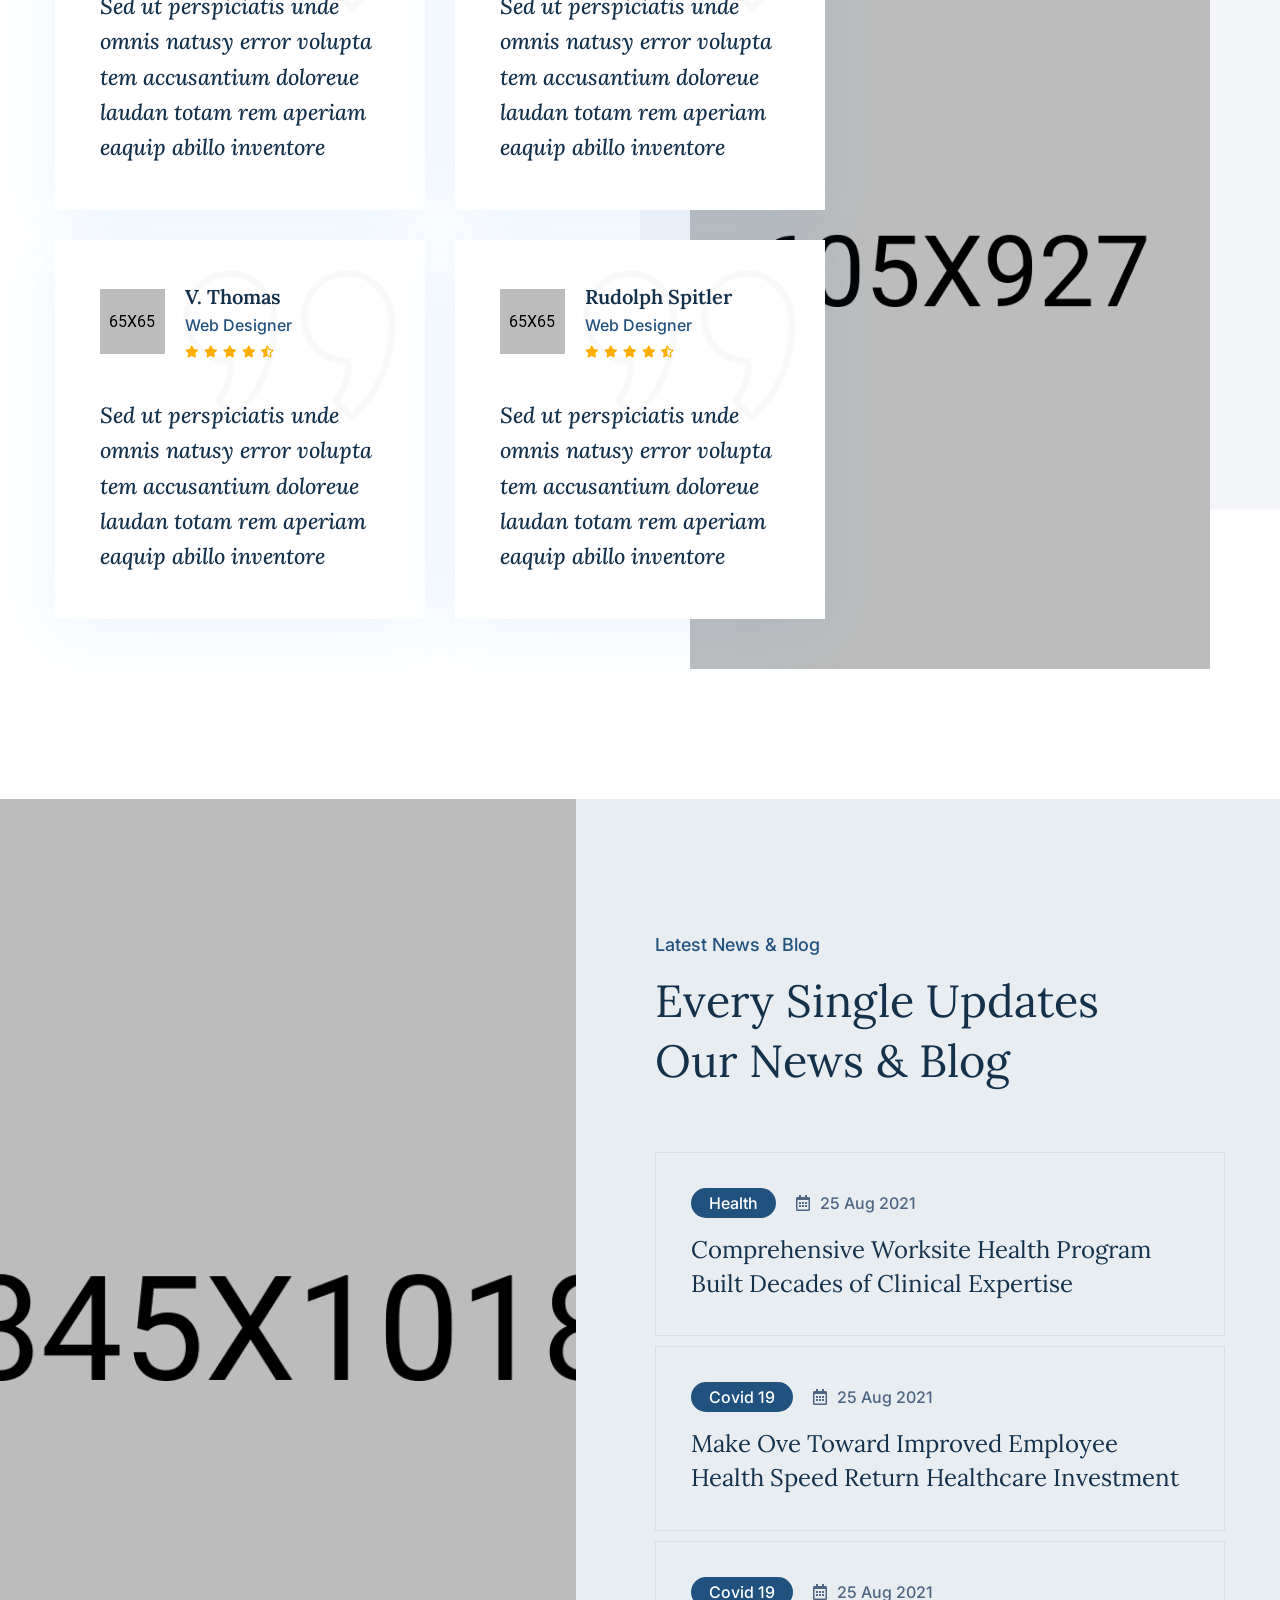
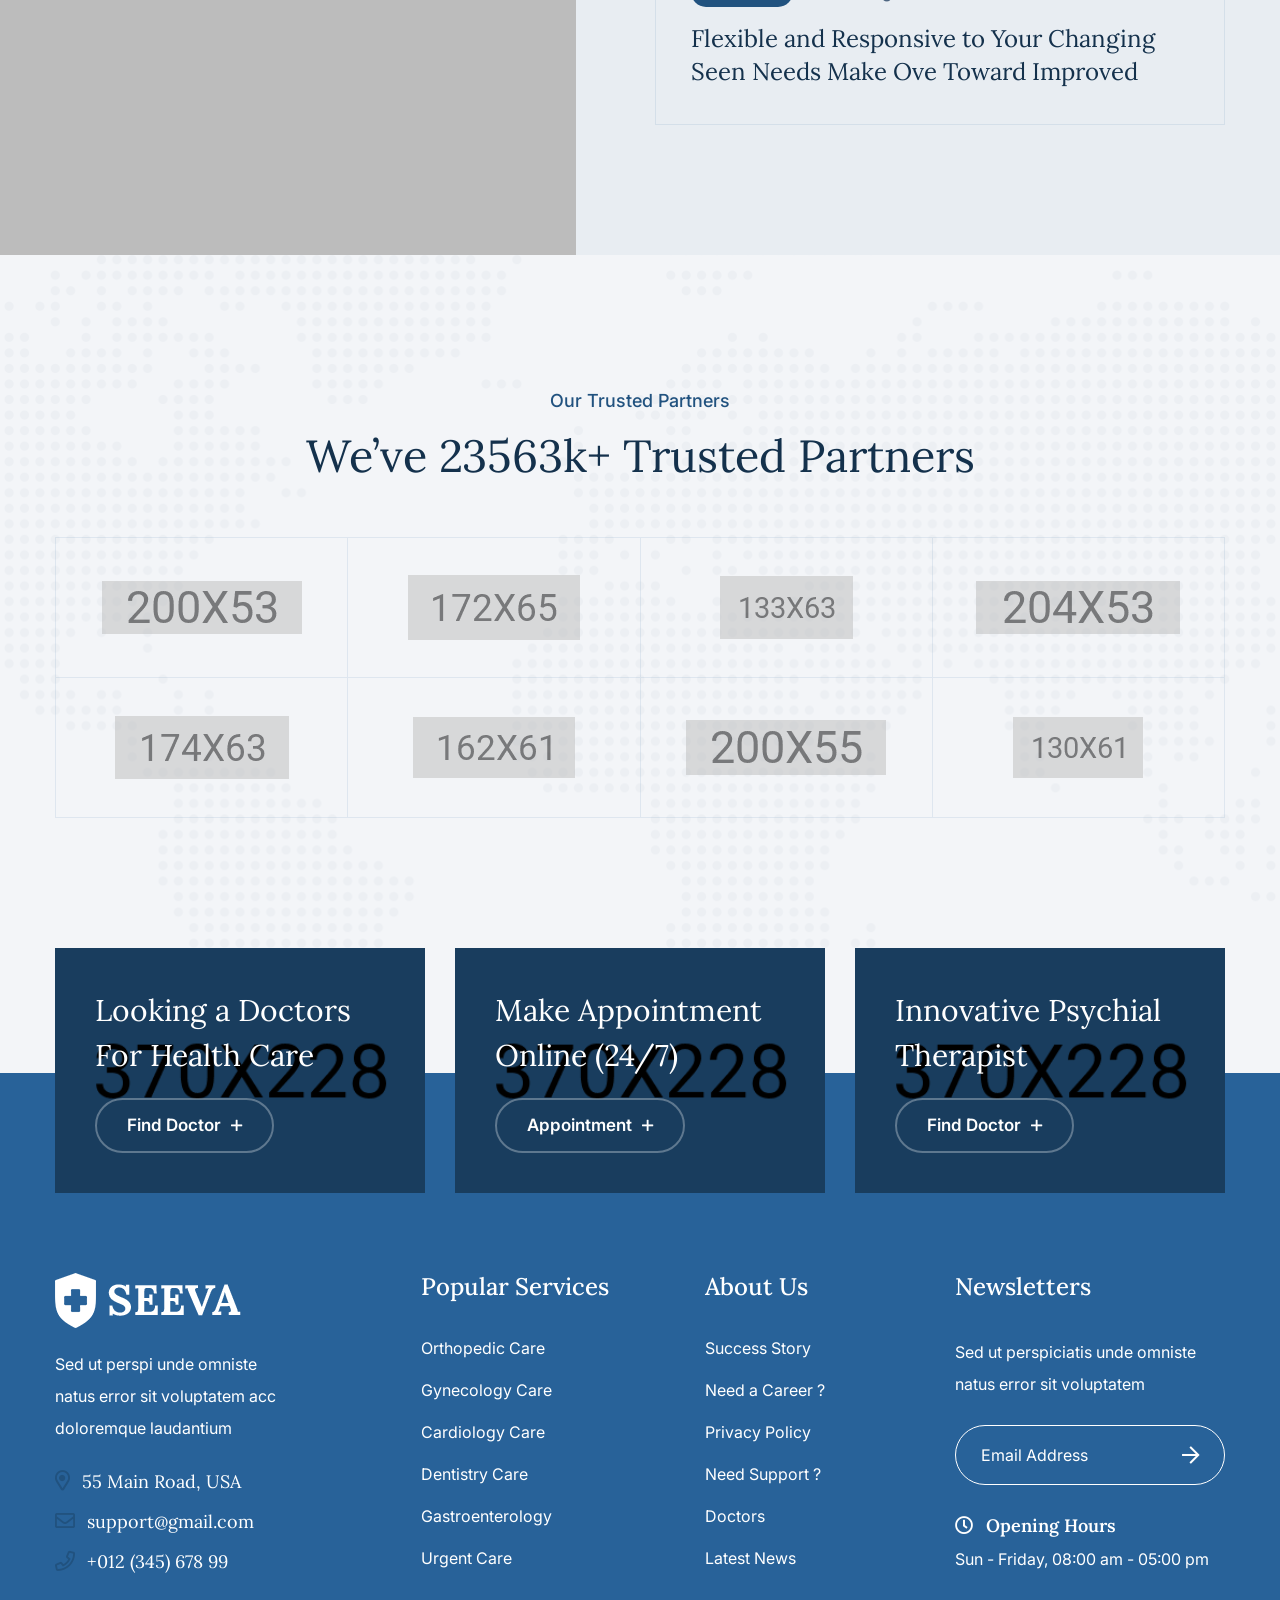
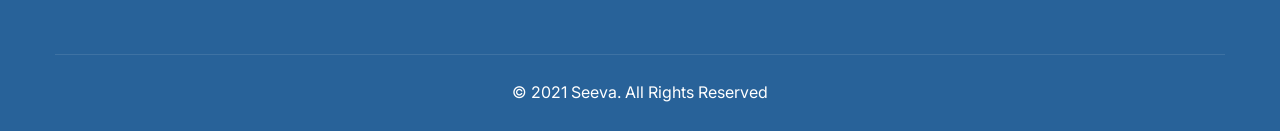
<file: index-three.html>
<!DOCTYPE html>
<html lang="zxx">

<head>
    <meta charset="UTF-8">
    <meta http-equiv="X-UA-Compatible" content="IE=edge">
    <meta name="viewport" content="width=device-width, initial-scale=1.0">
    <title>Seeva - Medical and Dental HTML Template || Home Two</title>

    <!--====== Favicon Icon ======-->
    <link rel="shortcut icon" href="assets/img/favicon.ico" type="img/png" />
    <!--====== Animate Css ======-->
    <link rel="stylesheet" href="assets/css/animate.min.css" />
    <!--====== Bootstrap css ======-->
    <link rel="stylesheet" href="assets/css/bootstrap.min.css" />
    <!--====== Slick Slider ======-->
    <link rel="stylesheet" href="assets/css/slick.min.css" />
    <!--====== Nice Select ======-->
    <link rel="stylesheet" href="assets/css/nice-select.min.css" />
    <!--====== Magnific Popup ======-->
    <link rel="stylesheet" href="assets/css/magnific-popup.min.css" />
    <!--====== Font Awesome ======-->
    <link rel="stylesheet" href="assets/fonts/fontawesome/css/all.min.css" />
    <!--====== Flaticon ======-->
    <link rel="stylesheet" href="assets/fonts/flaticon/css/flaticon.css" />
    <!--====== Main Css ======-->
    <link rel="stylesheet" href="assets/css/style.css" />
</head>

<body>
    <!--====== Start Preloader ======-->
    <div id="preloader">
        <div id="loading-center">
            <div id="object"></div>
        </div>
    </div>
    <!--====== End Preloader ======-->

    <!--====== Start Template Header ======-->
    <header class="template-header header-three">
        <div class="header-top-list-one d-none d-lg-block">
            <div class="container">
                <div class="list-items">
                    <div class="single-list-item">
                        <div class="site-logo">
                            <a href="index.html">
                                <img src="assets/img/logo-white.png" alt="">
                            </a>
                        </div>
                    </div>
                    <div class="single-list-item">
                        <div class="contact-info">
                            <div class="icon">
                                <img src="assets/img/icon/map-white.png" alt="Icon">
                            </div>
                            <div class="content">
                                <span class="info-title">Medical Address</span>
                                <a href="#" class="info-desc">55 Main Road, USA</a>
                            </div>
                        </div>
                    </div>
                    <div class="single-list-item">
                        <div class="contact-info">
                            <div class="icon">
                                <img src="assets/img/icon/phone-white.png" alt="Icon">
                            </div>
                            <div class="content">
                                <span class="info-title">Phone Number</span>
                                <a href="#" class="info-desc">+012(345) 456</a>
                            </div>
                        </div>
                    </div>
                </div>
            </div>
        </div>
        <div class="container">
            <div class="header-navigation">
                <div class="header-left">
                    <div class="site-logo d-lg-none">
                        <a href="index.html">
                            <img src="assets/img/logo.png" alt="Seeva">
                        </a>
                    </div>
                    <nav class="site-menu item-extra-gap item-left d-none d-lg-block">
                        <ul class="primary-menu">
                            <li class="active">
                                <a href="index.html">Home</a>
                                <ul class="sub-menu">
                                    <li><a href="index.html">Home One</a></li>
                                    <li><a href="index-two.html">Home Two</a></li>
                                    <li><a href="index-three.html">Home Three</a></li>
                                    <li><a href="index-four.html">Home Four</a></li>
                                    <li><a href="index-five.html">Home Five</a></li>
                                </ul>
                            </li>
                            <li><a href="about.html">About</a></li>
                            <li>
                                <a href="#">Pages</a>
                                <ul class="sub-menu">
                                    <li>
                                        <a href="service.html">Services</a>
                                        <ul class="sub-menu">
                                            <li><a href="service.html">Service One</a></li>
                                            <li><a href="service-two.html">Service Two</a></li>
                                            <li><a href="service-details.html">Service Details</a></li>
                                        </ul>
                                    </li>
                                    <li><a href="pricing.html">Pricing Plan</a></li>
                                    <li><a href="faq.html">Help & FAQ</a></li>
                                    <li><a href="gallery.html">Our Gallery</a></li>
                                    <li><a href="appointments.html">Appointment</a></li>
                                </ul>
                            </li>
                            <li>
                                <a href="doctors.html">Doctors</a>
                                <ul class="sub-menu">
                                    <li><a href="doctor-details.html">Doctor Details</a></li>
                                </ul>
                            </li>
                            <li>
                                <a href="blog-standard.html">Blog</a>
                                <ul class="sub-menu">
                                    <li><a href="blog-details.html">Blog Details</a></li>
                                </ul>
                            </li>
                            <li>
                                <a href="shop.html">Shop</a>
                                <ul class="sub-menu">
                                    <li><a href="product-details.html">Shop Details</a></li>
                                </ul>
                            </li>
                            <li><a href="contact.html">Contact</a></li>
                            <li><a href="#" class="search-btn"><i class="far fa-search"></i></a></li>
                        </ul>
                    </nav>
                </div>
                <div class="header-right">
                    <ul class="extra-icons">
                        <li class="d-none d-sm-block">
                            <a href="#" class="cart-icon">
                                <i class="far fa-shopping-cart"></i>
                            </a>
                        </li>
                        <li class="d-none d-sm-block">
                            <a href="#" class="wishlist-icon">
                                <i class="far fa-heart"></i>
                            </a>
                        </li>
                        <li class="d-none d-lg-block">
                            <div class="off-canvas-btn">
                                <span></span>
                            </div>
                        </li>
                        <li class="d-lg-none">
                            <a href="#" class="navbar-toggler">
                                <span></span>
                                <span></span>
                                <span></span>
                            </a>
                        </li>
                    </ul>
                </div>
            </div>
        </div>

        <!-- Start Off Canvas -->
        <div class="slide-panel off-canvas-panel">
            <div class="panel-overlay"></div>
            <div class="panel-inner">
                <div class="canvas-logo">
                    <img src="assets/img/logo.png" alt="">
                </div>
                <div class="about-us">
                    <h5 class="canvas-widget-title">About Us</h5>
                    <p>
                        Sed perspiciatis unde omnis iste natus error voluptatem accusantium doloremque laudantium totam rem aperams eaque ipsa quae abillo.
                    </p>
                </div>
                <div class="contact-us">
                    <h5 class="canvas-widget-title">Contact Us</h5>
                    <ul>
                        <li>
                            <i class="far fa-map-marker-alt"></i>
                            354 Oakridge, Camden NJ 08102 - USA
                        </li>
                        <li>
                            <i class="far fa-envelope-open"></i>
                            <a href="mailto:support@qolle.com">support@seeva.com</a>
                            <a href="mailto:info@qolle.com">info@seeva.com</a>
                        </li>
                        <li>
                            <i class="far fa-phone"></i>
                            <a href="tel:+01234567899">+012 (345) 678 99</a><br>
                            <a href="tel:+8563214">+8563214</a>
                        </li>
                    </ul>
                </div>
                <a href="#" class="panel-close">
                    <i class="fal fa-times"></i>
                </a>
            </div>
        </div>
        <!-- End Off Canvas -->

        <!-- Start Mobile Panel -->
        <div class="slide-panel mobile-slide-panel">
            <div class="panel-overlay"></div>
            <div class="panel-inner">
                <div class="panel-logo">
                    <img src="assets/img/logo.png" alt="">
                </div>
                <nav class="mobile-menu">
                    <ul class="primary-menu">
                        <li class="active">
                            <a href="index.html">Home</a>
                            <ul class="sub-menu">
                                <li><a href="index.html">Home One</a></li>
                                <li><a href="index-two.html">Home Two</a></li>
                                <li><a href="index-three.html">Home Three</a></li>
                                <li><a href="index-four.html">Home Four</a></li>
                                <li><a href="index-five.html">Home Five</a></li>
                            </ul>
                        </li>
                        <li><a href="about.html">About</a></li>
                        <li>
                            <a href="#">Pages</a>
                            <ul class="sub-menu">
                                <li>
                                    <a href="service.html">Services</a>
                                    <ul class="sub-menu">
                                        <li><a href="service.html">Service One</a></li>
                                        <li><a href="service-two.html">Service Two</a></li>
                                        <li><a href="service-details.html">Service Details</a></li>
                                    </ul>
                                </li>
                                <li><a href="pricing.html">Pricing Plan</a></li>
                                <li><a href="faq.html">Help & FAQ</a></li>
                                <li><a href="gallery.html">Our Gallery</a></li>
                                <li><a href="appointments.html">Appointment</a></li>
                            </ul>
                        </li>
                        <li>
                            <a href="doctors.html">Doctors</a>
                            <ul class="sub-menu">
                                <li><a href="doctor-details.html">Doctor Details</a></li>
                            </ul>
                        </li>
                        <li>
                            <a href="blog-standard.html">Blog</a>
                            <ul class="sub-menu">
                                <li><a href="blog-details.html">Blog Details</a></li>
                            </ul>
                        </li>
                        <li>
                            <a href="shop.html">Shop</a>
                            <ul class="sub-menu">
                                <li><a href="product-details.html">Shop Details</a></li>
                            </ul>
                        </li>
                        <li><a href="contact.html">Contact</a></li>
                    </ul>
                </nav>
                <a href="#" class="panel-close">
                    <i class="fal fa-times"></i>
                </a>
            </div>
        </div>
        <!-- Start Mobile Panel -->
    </header>
    <!--====== End Template Header ======-->

    <!--====== Hero Area Start ======-->
    <section class="hero-area-two">
        <div class="container">
            <div class="row align-items-center">
                <div class="col-lg-6">
                    <div class="hero-content">
                        <span class="tagline wow fadeInUp" data-wow-delay="0.3s">Love Respect & Care</span>
                        <h1 class="title wow fadeInRight" data-wow-delay="0.4s">Family Care Solutions</h1>
                        <p class="wow fadeInLeft" data-wow-delay="0.5s">Dolor sit amet consectetur adipiscing elitsedes eiusmod tempor incididunt utlabore</p>
                        <a href="#" class="template-btn wow fadeInDown" data-wow-delay="0.6s">Explore Our Service <i class="far fa-plus"></i></a>
                    </div>
                </div>
            </div>
        </div>
        <div class="hero-img" style="background-image: url(assets/img/hero-img/hero-img-2.jpg);"></div>
    </section>
    <!--====== Hero Area End ======-->

    <!--====== Appointment Section Start ======-->
    <section class="appointment-section">
        <div class="appointment-form-three bg-color-secondary">
            <div class="appointment-image" style="background-image: url(assets/img/appointment/04.jpg);">
            </div>
            <div class="form-wrap">
                <div class="section-heading text-center heading-white mb-60">
                    <span class="tagline">Make an Appointment</span>
                    <h2 class="title">Fill-up The From to Get Our Medical Services </h2>
                </div>
                <form action="#" class="wow fadeInUp" data-wow-delay="0.3s">
                    <div class="row">
                        <div class="col-sm-6">
                            <div class="input-field">
                                <input type="text" placeholder="Your Full Name">
                            </div>
                        </div>
                        <div class="col-sm-6">
                            <div class="input-field">
                                <input type="email" placeholder="Email Address">
                            </div>
                        </div>
                        <div class="col-sm-6">
                            <div class="input-field">
                                <select>
                                    <option value="1" selected disabled>Choose Doctors</option>
                                    <option value="2">Doctor One</option>
                                    <option value="3">Doctor Two</option>
                                    <option value="4">Doctor Three</option>
                                    <option value="5">Doctor Four</option>
                                </select>
                            </div>
                        </div>
                        <div class="col-sm-6">
                            <div class="input-field">
                                <select>
                                    <option value="1" selected disabled>Services Category</option>
                                    <option value="2">Service One</option>
                                    <option value="3">Service Two</option>
                                    <option value="4">Service Three</option>
                                    <option value="5">Service Four</option>
                                </select>
                            </div>
                        </div>
                        <div class="col-sm-6">
                            <div class="input-field">
                                <input type="date">
                            </div>
                        </div>
                        <div class="col-sm-6">
                            <div class="input-field">
                                <input type="text" placeholder="Phone Number">
                            </div>
                        </div>
                        <div class="col-sm-12">
                            <div class="input-field">
                                <button type="submit" class="template-btn template-btn-primary">
                                    Make an Appointment <i class="far fa-plus"></i>
                                </button>
                            </div>
                        </div>
                    </div>
                </form>
            </div>
        </div>
    </section>
    <!--====== Appointment Section End ======-->

    <!--====== Service Section Start ======-->
    <div class="service-with-cta">
        <!--====== Service Section Start ======-->
        <section class="services-section bg-color-grey">
            <div class="container container-1600">
                <div class="row justify-content-center">
                    <div class="col-lg-6 col-md-8">
                        <div class="section-heading text-center mb-70">
                            <span class="tagline">Popular Medical Services</span>
                            <h2 class="title">Benefit For Physical Mental  and Virtual Care</h2>
                        </div>
                    </div>
                </div>
                <div class="row justify-content-center">
                    <div class="col-12 col-md-12 col-sm-9 wow fadeInUp" data-wow-delay="0.3s">
                        <div class="row service-loop service-slider">
                            <div class="col">
                                <div class="fancy-content-box-two no-shadow">
                                    <div class="thumbnail">
                                        <img src="assets/img/iconic-box/01.jpg" alt="Image">
                                    </div>
                                    <div class="box-content">
                                        <div class="icon">
                                            <img src="assets/img/icon/heart-2.png" alt="">
                                        </div>
                                        <div class="content">
                                            <h4 class="title"><a href="service-details.html">Cardiology</a></h4>
                                            <p>Amet consect ascnge  eiusmod tempors</p>
                                        </div>
                                    </div>
                                </div>
                            </div>
                            <div class="col">
                                <div class="fancy-content-box-two no-shadow">
                                    <div class="thumbnail">
                                        <img src="assets/img/iconic-box/02.jpg" alt="Image">
                                    </div>
                                    <div class="box-content">
                                        <div class="icon">
                                            <img src="assets/img/icon/brain-2.png" alt="">
                                        </div>
                                        <div class="content">
                                            <h4 class="title"><a href="service-details.html">Neurology</a></h4>
                                            <p>Quis autem reprehe nderit voluptate</p>
                                        </div>
                                    </div>
                                </div>
                            </div>
                            <div class="col">
                                <div class="fancy-content-box-two no-shadow">
                                    <div class="thumbnail">
                                        <img src="assets/img/iconic-box/03.jpg" alt="Image">
                                    </div>
                                    <div class="box-content">
                                        <div class="icon">
                                            <img src="assets/img/icon/stomach-2.png" alt="">
                                        </div>
                                        <div class="content">
                                            <h4 class="title"><a href="service-details.html">Orthopedics</a></h4>
                                            <p>Amet consect ascnge  eiusmod tempors</p>
                                        </div>
                                    </div>
                                </div>
                            </div>
                            <div class="col">
                                <div class="fancy-content-box-two no-shadow">
                                    <div class="thumbnail">
                                        <img src="assets/img/iconic-box/04.jpg" alt="Image">
                                    </div>
                                    <div class="box-content">
                                        <div class="icon">
                                            <img src="assets/img/icon/virus-2.png" alt="">
                                        </div>
                                        <div class="content">
                                            <h4 class="title"><a href="service-details.html">Covid 19</a></h4>
                                            <p>Quis autem reprehe nderit voluptate</p>
                                        </div>
                                    </div>
                                </div>
                            </div>
                        </div>
                    </div>
                </div>
            </div>
        </section>
        <!--====== Service Section End ======-->

        <!--====== Call to action Start ======-->
        <section class="cta-section cta-boxed-three">
            <div class="container">
                <div class="cta-inner">
                    <div class="row align-items-center justify-content-center">
                        <div class="col-lg-6 order-lg-last">
                            <div class="cta-img text-center text-lg-right wow fadeInUp" data-wow-delay="0.3s">
                                <img class="animate-float-bob-y" src="assets/img/cta-img/illustration.png" alt="Image">
                            </div>
                        </div>
                        <div class="col-lg-6 col-md-10">
                            <div class="cta-content">
                                <div class="section-heading heading-white">
                                    <span class="tagline">Get Our Doctors Consultations</span>
                                    <h2 class="title">Find Your Best Doctors With Our Medical</h2>
                                </div>
                                <a href="#" class="template-btn mt-30">Make an Appointment <i class="far fa-plus"></i></a>
                            </div>
                        </div>
                    </div>
                </div>
            </div>
        </section>
        <!--====== Call to action End ======-->
    </div>
    <!--====== Service Section End ======-->

    <!--====== About Section Start ======-->
    <section class="about-section section-gap">
        <div class="container">
            <div class="row align-items-center justify-content-center">
                <div class="col-lg-7 col-md-10">
                    <div class="bordered-icon-wrapper">
                        <img src="assets/img/section-img/about-img.jpg" alt="AboutImg">

                        <div class="border-icon">
                            <img src="assets/img/icon/shield.png" alt="Icon">
                        </div>
                    </div>
                </div>
                <div class="col-lg-5 col-md-9">
                    <div class="about-content">
                        <div class="section-heading mb-35">
                            <span class="tagline">About Seeva</span>
                            <h2 class="title">All-in-One Worksite  Health Solution</h2>
                            <p>25 Years Of Experience in Medical Services</p>
                        </div>
                        <p>
                            Sed ut perspiciatis unde omnis iste natus error voluptatem accusantium doloremque laudantium totam rem aperieaque ipsa quae ab illo inventore veritatis et quasi architecto beatae vitae dicta sunt explica boemo enim ipsam
                        </p>
                        <a href="#" class="template-btn mt-40">Learn More <i class="far fa-plus"></i></a>
                    </div>
                </div>
            </div>
        </div>
    </section>
    <!--====== About Section End ======-->

    <!--====== Big Tagline Start ======-->
    <section class="big-tagline">
        <div class="container-fluid">
            <h2 class="tagline">Learn better health outcomes, improve costs and increase productivity for your business</h2>
        </div>
    </section>
    <!--====== Big Tagline End ======-->

    <!--====== Gallery Section Start ======-->
    <section class="gallery-section section-gap-top">
        <div class="container-fluid fluid-70">
            <div class="section-heading text-center mb-40">
                <span class="tagline">Medical Photo Gallery</span>
                <h2 class="title">Medical Services & Inside Views</h2>
            </div>
            <div class="row gallery-loop justify-content-center">
                <div class="col-xl-3 col-lg-4 col-sm-6">
                    <div class="gallery-item-one mt-30">
                        <div class="gallery-thumbnail">
                            <img src="assets/img/gallery/01.jpg" alt="Image">
                        </div>
                        <div class="gallery-caption">
                            <div>
                                <a href="assets/img/gallery/01.jpg" class="plus-icon"></a>
                                <h3 class="title"><a href="#">Medical Doctors</a></h3>
                                <p>259+ Doctors Available</p>
                            </div>
                        </div>
                    </div>
                </div>
                <div class="col-xl-3 col-lg-4 col-sm-6">
                    <div class="gallery-item-one mt-30">
                        <div class="gallery-thumbnail">
                            <img src="assets/img/gallery/02.jpg" alt="Image">
                        </div>
                        <div class="gallery-caption">
                            <div>
                                <a href="assets/img/gallery/02.jpg" class="plus-icon"></a>
                                <h3 class="title"><a href="#">Medical Doctors</a></h3>
                                <p>259+ Doctors Available</p>
                            </div>
                        </div>
                    </div>
                </div>
                <div class="col-xl-3 col-lg-4 col-sm-6">
                    <div class="gallery-item-one mt-30">
                        <div class="gallery-thumbnail">
                            <img src="assets/img/gallery/03.jpg" alt="Image">
                        </div>
                        <div class="gallery-caption">
                            <div>
                                <a href="assets/img/gallery/03.jpg" class="plus-icon"></a>
                                <h3 class="title"><a href="#">Medical Doctors</a></h3>
                                <p>259+ Doctors Available</p>
                            </div>
                        </div>
                    </div>
                </div>
                <div class="col-xl-3 col-lg-4 col-sm-6">
                    <div class="gallery-item-one mt-30">
                        <div class="gallery-thumbnail">
                            <img src="assets/img/gallery/04.jpg" alt="Image">
                        </div>
                        <div class="gallery-caption">
                            <div>
                                <a href="assets/img/gallery/04.jpg" class="plus-icon"></a>
                                <h3 class="title"><a href="#">Medical Doctors</a></h3>
                                <p>259+ Doctors Available</p>
                            </div>
                        </div>
                    </div>
                </div>
                <div class="col-xl-3 col-lg-4 col-sm-6">
                    <div class="gallery-item-one mt-30">
                        <div class="gallery-thumbnail">
                            <img src="assets/img/gallery/05.jpg" alt="Image">
                        </div>
                        <div class="gallery-caption">
                            <div>
                                <a href="assets/img/gallery/05.jpg" class="plus-icon"></a>
                                <h3 class="title"><a href="#">Medical Doctors</a></h3>
                                <p>259+ Doctors Available</p>
                            </div>
                        </div>
                    </div>
                </div>
                <div class="col-xl-3 col-lg-4 col-sm-6">
                    <div class="gallery-item-one mt-30">
                        <div class="gallery-thumbnail">
                            <img src="assets/img/gallery/06.jpg" alt="Image">
                        </div>
                        <div class="gallery-caption">
                            <div>
                                <a href="assets/img/gallery/06.jpg" class="plus-icon"></a>
                                <h3 class="title"><a href="#">Medical Doctors</a></h3>
                                <p>259+ Doctors Available</p>
                            </div>
                        </div>
                    </div>
                </div>
                <div class="col-xl-3 col-lg-4 col-sm-6">
                    <div class="gallery-item-one mt-30">
                        <div class="gallery-thumbnail">
                            <img src="assets/img/gallery/07.jpg" alt="Image">
                        </div>
                        <div class="gallery-caption">
                            <div>
                                <a href="assets/img/gallery/07.jpg" class="plus-icon"></a>
                                <h3 class="title"><a href="#">Medical Doctors</a></h3>
                                <p>259+ Doctors Available</p>
                            </div>
                        </div>
                    </div>
                </div>
                <div class="col-xl-3 col-lg-4 col-sm-6">
                    <div class="gallery-item-one mt-30">
                        <div class="gallery-thumbnail">
                            <img src="assets/img/gallery/08.jpg" alt="Image">
                        </div>
                        <div class="gallery-caption">
                            <div>
                                <a href="assets/img/gallery/08.jpg" class="plus-icon"></a>
                                <h3 class="title"><a href="#">Medical Doctors</a></h3>
                                <p>259+ Doctors Available</p>
                            </div>
                        </div>
                    </div>
                </div>
            </div>
        </div>
    </section>
    <!--====== Gallery Section End ======-->

    <div class="doctors-with-testimonial">
        <!--====== Doctor Section Start ======-->
        <section class="doctors-section">
            <div class="container">
                <div class="row justify-content-between align-items-center mb-70">
                    <div class="col-lg-5 col-md-6">
                        <div class="section-heading">
                            <span class="tagline">Professional Doctors</span>
                            <h2 class="title">Meet Our Experience  Doctors</h2>
                        </div>
                    </div>
                    <div class="col-auto">
                        <a href="doctors.html" class="template-btn template-btn-primary mt-sm-30">
                            Make An Appointment <i class="far fa-plus"></i>
                        </a>
                    </div>
                </div>

                <div class="row doctors-loop doctors-slider-two">
                    <div class="col-lg-4 col-md-6 col-sm-9">
                        <div class="doctor-box-one mb-50">
                            <div class="doctor-photo">
                                <img src="assets/img/doctors/01.jpg" alt="Image">
                            </div>
                            <div class="doctor-information">
                                <h5 class="name">
                                    <a href="doctor-details.html">Lee S. Williamson</a>
                                </h5>
                                <span class="specialty">Cardiology</span>
                                <ul class="social-links">
                                    <li><a href="#"><i class="fab fa-facebook-f"></i></a></li>
                                    <li><a href="#"><i class="fab fa-twitter"></i></a></li>
                                    <li><a href="#"><i class="fab fa-youtube"></i></a></li>
                                    <li><a href="#"><i class="fab fa-linkedin"></i></a></li>
                                </ul>
                            </div>
                        </div>
                    </div>
                    <div class="col-lg-4 col-md-6 col-sm-9">
                        <div class="doctor-box-one mb-50">
                            <div class="doctor-photo">
                                <img src="assets/img/doctors/02.jpg" alt="Image">
                            </div>
                            <div class="doctor-information">
                                <h5 class="name">
                                    <a href="doctor-details.html">Greg S. Grinstead</a>
                                </h5>
                                <span class="specialty">Neurology</span>
                                <ul class="social-links">
                                    <li><a href="#"><i class="fab fa-facebook-f"></i></a></li>
                                    <li><a href="#"><i class="fab fa-twitter"></i></a></li>
                                    <li><a href="#"><i class="fab fa-youtube"></i></a></li>
                                    <li><a href="#"><i class="fab fa-linkedin"></i></a></li>
                                </ul>
                            </div>
                        </div>
                    </div>
                    <div class="col-lg-4 col-md-6 col-sm-9">
                        <div class="doctor-box-one mb-50">
                            <div class="doctor-photo">
                                <img src="assets/img/doctors/03.jpg" alt="Image">
                            </div>
                            <div class="doctor-information">
                                <h5 class="name">
                                    <a href="doctor-details.html">Roger K. Jackson</a>
                                </h5>
                                <span class="specialty">Orthopedics</span>
                                <ul class="social-links">
                                    <li><a href="#"><i class="fab fa-facebook-f"></i></a></li>
                                    <li><a href="#"><i class="fab fa-twitter"></i></a></li>
                                    <li><a href="#"><i class="fab fa-youtube"></i></a></li>
                                    <li><a href="#"><i class="fab fa-linkedin"></i></a></li>
                                </ul>
                            </div>
                        </div>
                    </div>
                    <div class="col-lg-4 col-md-6 col-sm-9">
                        <div class="doctor-box-one mb-50">
                            <div class="doctor-photo">
                                <img src="assets/img/doctors/04.jpg" alt="Image">
                            </div>
                            <div class="doctor-information">
                                <h5 class="name">
                                    <a href="doctor-details.html">Rudolph V. Spitler</a>
                                </h5>
                                <span class="specialty">Cardiology</span>
                                <ul class="social-links">
                                    <li><a href="#"><i class="fab fa-facebook-f"></i></a></li>
                                    <li><a href="#"><i class="fab fa-twitter"></i></a></li>
                                    <li><a href="#"><i class="fab fa-youtube"></i></a></li>
                                    <li><a href="#"><i class="fab fa-linkedin"></i></a></li>
                                </ul>
                            </div>
                        </div>
                    </div>
                    <div class="col-lg-4 col-md-6 col-sm-9">
                        <div class="doctor-box-one mb-50">
                            <div class="doctor-photo">
                                <img src="assets/img/doctors/05.jpg" alt="Image">
                            </div>
                            <div class="doctor-information">
                                <h5 class="name">
                                    <a href="doctor-details.html">Frank T. Grimsley</a>
                                </h5>
                                <span class="specialty">Neurology</span>
                                <ul class="social-links">
                                    <li><a href="#"><i class="fab fa-facebook-f"></i></a></li>
                                    <li><a href="#"><i class="fab fa-twitter"></i></a></li>
                                    <li><a href="#"><i class="fab fa-youtube"></i></a></li>
                                    <li><a href="#"><i class="fab fa-linkedin"></i></a></li>
                                </ul>
                            </div>
                        </div>
                    </div>
                    <div class="col-lg-4 col-md-6 col-sm-9">
                        <div class="doctor-box-one mb-50">
                            <div class="doctor-photo">
                                <img src="assets/img/doctors/06.jpg" alt="Image">
                            </div>
                            <div class="doctor-information">
                                <h5 class="name">
                                    <a href="doctor-details.html">Johnny R. Atterberry</a>
                                </h5>
                                <span class="specialty">Orthopedics</span>
                                <ul class="social-links">
                                    <li><a href="#"><i class="fab fa-facebook-f"></i></a></li>
                                    <li><a href="#"><i class="fab fa-twitter"></i></a></li>
                                    <li><a href="#"><i class="fab fa-youtube"></i></a></li>
                                    <li><a href="#"><i class="fab fa-linkedin"></i></a></li>
                                </ul>
                            </div>
                        </div>
                    </div>
                    <div class="col-lg-4 col-md-6 col-sm-9">
                        <div class="doctor-box-one mb-50">
                            <div class="doctor-photo">
                                <img src="assets/img/doctors/07.jpg" alt="Image">
                            </div>
                            <div class="doctor-information">
                                <h5 class="name">
                                    <a href="doctor-details.html">Erik R. Faulkner</a>
                                </h5>
                                <span class="specialty">Cardiology</span>
                                <ul class="social-links">
                                    <li><a href="#"><i class="fab fa-facebook-f"></i></a></li>
                                    <li><a href="#"><i class="fab fa-twitter"></i></a></li>
                                    <li><a href="#"><i class="fab fa-youtube"></i></a></li>
                                    <li><a href="#"><i class="fab fa-linkedin"></i></a></li>
                                </ul>
                            </div>
                        </div>
                    </div>
                    <div class="col-lg-4 col-md-6 col-sm-9">
                        <div class="doctor-box-one mb-50">
                            <div class="doctor-photo">
                                <img src="assets/img/doctors/08.jpg" alt="Image">
                            </div>
                            <div class="doctor-information">
                                <h5 class="name">
                                    <a href="doctor-details.html">Phillip L. Williams</a>
                                </h5>
                                <span class="specialty">Neurology</span>
                                <ul class="social-links">
                                    <li><a href="#"><i class="fab fa-facebook-f"></i></a></li>
                                    <li><a href="#"><i class="fab fa-twitter"></i></a></li>
                                    <li><a href="#"><i class="fab fa-youtube"></i></a></li>
                                    <li><a href="#"><i class="fab fa-linkedin"></i></a></li>
                                </ul>
                            </div>
                        </div>
                    </div>
                    <div class="col-lg-4 col-md-6 col-sm-9">
                        <div class="doctor-box-one mb-50">
                            <div class="doctor-photo">
                                <img src="assets/img/doctors/09.jpg" alt="Image">
                            </div>
                            <div class="doctor-information">
                                <h5 class="name">
                                    <a href="doctor-details.html">Michael I. Johnson</a>
                                </h5>
                                <span class="specialty">Orthopedics</span>
                                <ul class="social-links">
                                    <li><a href="#"><i class="fab fa-facebook-f"></i></a></li>
                                    <li><a href="#"><i class="fab fa-twitter"></i></a></li>
                                    <li><a href="#"><i class="fab fa-youtube"></i></a></li>
                                    <li><a href="#"><i class="fab fa-linkedin"></i></a></li>
                                </ul>
                            </div>
                        </div>
                    </div>
                </div>
            </div>
        </section>
        <!--====== Doctor Section End ======-->

        <!--====== Testimonial Section Start ======-->
        <section class="testimonial-section">
            <div class="container">
                <div class="row justify-content-center">
                    <div class="col-lg-6">
                        <div class="section-heading text-center mb-40">
                            <span class="tagline">Our Testimonial</span>
                            <h2 class="title">What our Patients Say About Our Medical</h2>
                        </div>
                    </div>
                </div>
                <div class="row justify-content-start">
                    <div class="col-xl-8 col-lg-9">
                        <div class="row justify-content-center">
                            <div class="col-md-6 col-sm-10">
                                <div class="testimonial-box mt-30 wow fadeInUp" data-wow-delay="0.3s">
                                    <div class="author-info-wrapper">
                                        <div class="avatar">
                                            <img src="assets/img/testimonial/01.png" alt="Images">
                                        </div>
                                        <div class="author-info">
                                            <h5 class="name">Mark E. Kaminsky</h5>
                                            <span class="title">Web Designer</span>
                                            <ul class="rating">
                                                <li><i class="fas fa-star"></i></li>
                                                <li><i class="fas fa-star"></i></li>
                                                <li><i class="fas fa-star"></i></li>
                                                <li><i class="fas fa-star"></i></li>
                                                <li><i class="fas fa-star-half-alt"></i></li>
                                            </ul>
                                        </div>
                                    </div>
                                    <p class="content">
                                        Sed ut perspiciatis unde omnis natusy error volupta tem accusantium doloreue laudan totam rem aperiam eaquip abillo inventore
                                    </p>
                                    <span class="quote-icon">
                                        <img src="assets/img/icon/right-quote.png" alt="Quote">
                                    </span>
                                </div>
                            </div>
                            <div class="col-md-6 col-sm-10">
                                <div class="testimonial-box mt-30 wow fadeInUp" data-wow-delay="0.4s">
                                    <div class="author-info-wrapper">
                                        <div class="avatar">
                                            <img src="assets/img/testimonial/03.png" alt="Images">
                                        </div>
                                        <div class="author-info">
                                            <h5 class="name">Andrew K. Allen</h5>
                                            <span class="title">Web Designer</span>
                                            <ul class="rating">
                                                <li><i class="fas fa-star"></i></li>
                                                <li><i class="fas fa-star"></i></li>
                                                <li><i class="fas fa-star"></i></li>
                                                <li><i class="fas fa-star"></i></li>
                                                <li><i class="fas fa-star-half-alt"></i></li>
                                            </ul>
                                        </div>
                                    </div>
                                    <p class="content">
                                        Sed ut perspiciatis unde omnis natusy error volupta tem accusantium doloreue laudan totam rem aperiam eaquip abillo inventore
                                    </p>
                                    <span class="quote-icon">
                                        <img src="assets/img/icon/right-quote.png" alt="Quote">
                                    </span>
                                </div>
                            </div>
                            <div class="col-md-6 col-sm-10">
                                <div class="testimonial-box mt-30 wow fadeInUp" data-wow-delay="0.5s">
                                    <div class="author-info-wrapper">
                                        <div class="avatar">
                                            <img src="assets/img/testimonial/04.png" alt="Images">
                                        </div>
                                        <div class="author-info">
                                            <h5 class="name">V. Thomas</h5>
                                            <span class="title">Web Designer</span>
                                            <ul class="rating">
                                                <li><i class="fas fa-star"></i></li>
                                                <li><i class="fas fa-star"></i></li>
                                                <li><i class="fas fa-star"></i></li>
                                                <li><i class="fas fa-star"></i></li>
                                                <li><i class="fas fa-star-half-alt"></i></li>
                                            </ul>
                                        </div>
                                    </div>
                                    <p class="content">
                                        Sed ut perspiciatis unde omnis natusy error volupta tem accusantium doloreue laudan totam rem aperiam eaquip abillo inventore
                                    </p>
                                    <span class="quote-icon">
                                        <img src="assets/img/icon/right-quote.png" alt="Quote">
                                    </span>
                                </div>
                            </div>
                            <div class="col-md-6 col-sm-10">
                                <div class="testimonial-box mt-30 wow fadeInUp" data-wow-delay="0.6s">
                                    <div class="author-info-wrapper">
                                        <div class="avatar">
                                            <img src="assets/img/testimonial/05.png" alt="Images">
                                        </div>
                                        <div class="author-info">
                                            <h5 class="name">Rudolph Spitler</h5>
                                            <span class="title">Web Designer</span>
                                            <ul class="rating">
                                                <li><i class="fas fa-star"></i></li>
                                                <li><i class="fas fa-star"></i></li>
                                                <li><i class="fas fa-star"></i></li>
                                                <li><i class="fas fa-star"></i></li>
                                                <li><i class="fas fa-star-half-alt"></i></li>
                                            </ul>
                                        </div>
                                    </div>
                                    <p class="content">
                                        Sed ut perspiciatis unde omnis natusy error volupta tem accusantium doloreue laudan totam rem aperiam eaquip abillo inventore
                                    </p>
                                    <span class="quote-icon">
                                        <img src="assets/img/icon/right-quote.png" alt="Quote">
                                    </span>
                                </div>
                            </div>
                        </div>
                    </div>
                </div>
            </div>
        </section>
        <!--====== Testimonial Section End ======-->

        <div class="section-image">
            <img src="assets/img/section-img/doctor-with-prescription.jpg" alt="Image">
        </div>
    </div>

    <!--====== Latest Blog Start ======-->
    <section class="latest-blog-section latest-blog-section-bg section-gap bg-color-secondary-10">
        <div class="container">
            <div class="row justify-content-lg-end justify-content-center">
                <div class="col-lg-6 col-md-10 col-sm-11">
                    <div class="row">
                        <div class="col-xl-10 col-lg-12 col-md-10">
                            <div class="section-heading mb-60">
                                <span class="tagline">Latest News & Blog</span>
                                <h2 class="title">Every Single Updates Our News & Blog</h2>
                            </div>
                        </div>
                    </div>
                    <div class="latest-blog-list">
                        <div class="single-post wow fadeInUp" data-wow-delay="0.3s">
                            <div class="post-meta">
                                <a href="#" class="blog-category">Health</a>
                                <a href="#" class="blog-date"><i class="far fa-calendar-alt"></i> 25 Aug 2021</a>
                            </div>
                            <h4 class="post-title">
                                <a href="blog-details.html">Comprehensive Worksite Health Program Built Decades of Clinical Expertise</a>
                            </h4>
                        </div>
                        <div class="single-post wow fadeInUp" data-wow-delay="0.4s">
                            <div class="post-meta">
                                <a href="#" class="blog-category">Covid 19</a>
                                <a href="#" class="blog-date"><i class="far fa-calendar-alt"></i> 25 Aug 2021</a>
                            </div>
                            <h4 class="post-title">
                                <a href="blog-details.html">Make Ove Toward Improved Employee Health Speed Return Healthcare Investment</a>
                            </h4>
                        </div>
                        <div class="single-post wow fadeInUp" data-wow-delay="0.5s">
                            <div class="post-meta">
                                <a href="#" class="blog-category">Covid 19</a>
                                <a href="#" class="blog-date"><i class="far fa-calendar-alt"></i> 25 Aug 2021</a>
                            </div>
                            <h4 class="post-title">
                                <a href="blog-details.html">Flexible and Responsive to Your Changing Seen Needs Make Ove Toward Improved</a>
                            </h4>
                        </div>
                    </div>
                </div>
            </div>
        </div>
        <div class="section-bg d-none d-lg-block" style="background-image: url(assets/img/section-bg/half-bg-img-02.jpg);"></div>
    </section>
    <!--====== Latest Blog End ======-->

    <!--====== Partners Section Start ======-->
    <section class="partner-section section-gap bg-color-grey section-map-overly-2">
        <div class="container">
            <div class="section-heading text-center mb-50">
                <span class="span tagline">Our Trusted Partners</span>
                <h2 class="title">We’ve 23563k+ Trusted Partners</h2>
            </div>
            <div class="partner-logo-grid">
                <div class="single-partner">
                    <a href="#">
                        <img src="assets/img/partner-logos/01-dark.png" alt="Partner">
                    </a>
                </div>
                <div class="single-partner">
                    <a href="#">
                        <img src="assets/img/partner-logos/02-dark.png" alt="Partner">
                    </a>
                </div>
                <div class="single-partner">
                    <a href="#">
                        <img src="assets/img/partner-logos/03-dark.png" alt="Partner">
                    </a>
                </div>
                <div class="single-partner">
                    <a href="#">
                        <img src="assets/img/partner-logos/04-dark.png" alt="Partner">
                    </a>
                </div>
                <div class="single-partner">
                    <a href="#">
                        <img src="assets/img/partner-logos/05-dark.png" alt="Partner">
                    </a>
                </div>
                <div class="single-partner">
                    <a href="#">
                        <img src="assets/img/partner-logos/06-dark.png" alt="Partner">
                    </a>
                </div>
                <div class="single-partner">
                    <a href="#">
                        <img src="assets/img/partner-logos/07-dark.png" alt="Partner">
                    </a>
                </div>
                <div class="single-partner">
                    <a href="#">
                        <img src="assets/img/partner-logos/08-dark.png" alt="Partner">
                    </a>
                </div>
            </div>
        </div>
    </section>
    <!--====== Partners Section End ======-->

    <!--====== Back to Top Start ======-->
    <a class="back-to-top" href="#">
        <i class="far fa-angle-up"></i>
     </a>
    <!--====== Back to Top End ======-->

    <!--====== Start Template Footer ======-->
    <footer class="template-footer bg-color-grey template-footer-white have-cta-boxes-two">
        <div class="cta-boxes-wrapper">
            <div class="container">
                <div class="row justify-content-center">
                    <div class="col-lg-4 col-md-6">
                        <div class="cta-boxed-two bg-color-secondary bg-size-cover blend-mode-multiply mb-30" style="background-image: url(assets/img/cta-img/cta-boxed-2-1.jpg);">
                            <h2 class="cta-title">Looking a Doctors  For Health Care</h2>
                            <a href="#" class="template-btn template-btn-bordered">Find Doctor <i class="far fa-plus"></i></a>
                        </div>
                    </div>
                    <div class="col-lg-4 col-md-6">
                        <div class="cta-boxed-two bg-color-secondary bg-size-cover blend-mode-multiply mb-30" style="background-image: url(assets/img/cta-img/cta-boxed-2-2.jpg);">
                            <h2 class="cta-title">Make Appointment  Online (24/7)</h2>
                            <a href="#" class="template-btn template-btn-bordered">Appointment <i class="far fa-plus"></i></a>
                        </div>
                    </div>
                    <div class="col-lg-4 col-md-8">
                        <div class="cta-boxed-two bg-color-secondary bg-size-cover blend-mode-multiply mb-30" style="background-image: url(assets/img/cta-img/cta-boxed-2-3.jpg);">
                            <h2 class="cta-title">Innovative Psychial Therapist</h2>
                            <a href="#" class="template-btn template-btn-bordered">Find Doctor <i class="far fa-plus"></i></a>
                        </div>
                    </div>
                </div>
            </div>
        </div>
        <div class="footer-inner bg-color-primary">
            <div class="container">
                <div class="footer-widgets">
                    <div class="row">
                        <div class="col-lg-3 col-md-8">
                            <div class="widget text-widget">
                                <div class="footer-logo">
                                    <img src="assets/img/logo-white.png" alt="Medibo">
                                </div>
                                <p>
                                    Sed ut perspi unde omniste natus error sit voluptatem acc doloremque laudantium
                                </p>
                                <ul class="contact-list">
                                    <li>
                                        <a href="https://goo.gl/maps/inpkL6wUZqMR3opX7"><i class="far fa-map-marker-alt"></i>55 Main Road, USA</a>
                                    </li>
                                    <li>
                                        <a href="mailto:support@gmail.com"><i class="far fa-envelope"></i>support@gmail.com</a>
                                    </li>
                                    <li>
                                        <a href="tel:01267899"><i class="far fa-phone"></i>+012 (345) 678 99</a>
                                    </li>
                                </ul>
                            </div>
                        </div>
                        <div class="col-lg-6">
                            <div class="row justify-content-center">
                                <div class="col-xl-5 col-sm-6">
                                    <div class="d-flex justify-content-lg-center">
                                        <div class="widget nav-widget">
                                            <h4 class="widget-title">Popular Services</h4>
                                            <ul class="nav-links">
                                                <li><a href="#">Orthopedic Care</a></li>
                                                <li><a href="#">Gynecology Care</a></li>
                                                <li><a href="#">Cardiology Care</a></li>
                                                <li><a href="#">Dentistry Care</a></li>
                                                <li><a href="#">Gastroenterology</a></li>
                                                <li><a href="#">Urgent Care</a></li>
                                            </ul>
                                        </div>
                                    </div>
                                </div>
                                <div class="col-xl-5 col-sm-6">
                                    <div class="d-flex justify-content-lg-center">
                                        <div class="widget nav-widget">
                                            <h4 class="widget-title">About Us</h4>
                                            <ul class="nav-links">
                                                <li><a href="#">Success Story</a></li>
                                                <li><a href="#">Need a Career ?</a></li>
                                                <li><a href="#">Privacy Policy</a></li>
                                                <li><a href="#">Need Support ?</a></li>
                                                <li><a href="#">Doctors</a></li>
                                                <li><a href="#">Latest News</a></li>
                                            </ul>
                                        </div>
                                    </div>
                                </div>
                            </div>
                        </div>
                        <div class="col-lg-3 col-md-10">
                            <div class="widget newsletters-widget">
                                <h4 class="widget-title">Newsletters</h4>
                                <p>
                                    Sed ut perspiciatis unde omniste <br> natus error sit voluptatem
                                </p>
                                <form action="#" class="newsletters-form">
                                    <input type="email" placeholder="Email Address">
                                    <button type="submit"><i class="far fa-arrow-right"></i></button>
                                </form>

                                <div class="opening-notice mt-30">
                                    <h6><i class="far fa-clock"></i> Opening Hours</h6>
                                    <p>Sun - Friday, 08:00 am - 05:00 pm</p>
                                </div>
                            </div>
                        </div>
                    </div>
                </div>
                <div class="copyright-area">
                    <p>© 2021 <a href="#">Seeva</a>. All Rights Reserved</p>
                </div>
            </div>
        </div>
    </footer>
    <!--====== End Template Footer ======-->

    <!--====== Jquery ======-->
    <script src="assets/js/jquery-3.6.0.min.js"></script>
    <!--====== Bootstrap ======-->
    <script src="assets/js/bootstrap.min.js"></script>
    <!--====== Slick slider ======-->
    <script src="assets/js/slick.min.js"></script>
    <!--====== Isotope ======-->
    <script src="assets/js/isotope.pkgd.min.js"></script>
    <!--====== Images loaded ======-->
    <script src="assets/js/imagesloaded.pkgd.min.js"></script>
    <!--====== In-view ======-->
    <script src="assets/js/jquery.inview.min.js"></script>
    <!--====== Nice Select ======-->
    <script src="assets/js/jquery.nice-select.min.js"></script>
    <!--====== Magnific Popup ======-->
    <script src="assets/js/magnific-popup.min.js"></script>
    <!--====== WOW Js ======-->
    <script src="assets/js/wow.min.js"></script>
    <!--====== Main JS ======-->
    <script src="assets/js/main.js"></script>
</body>

</html>
</file>
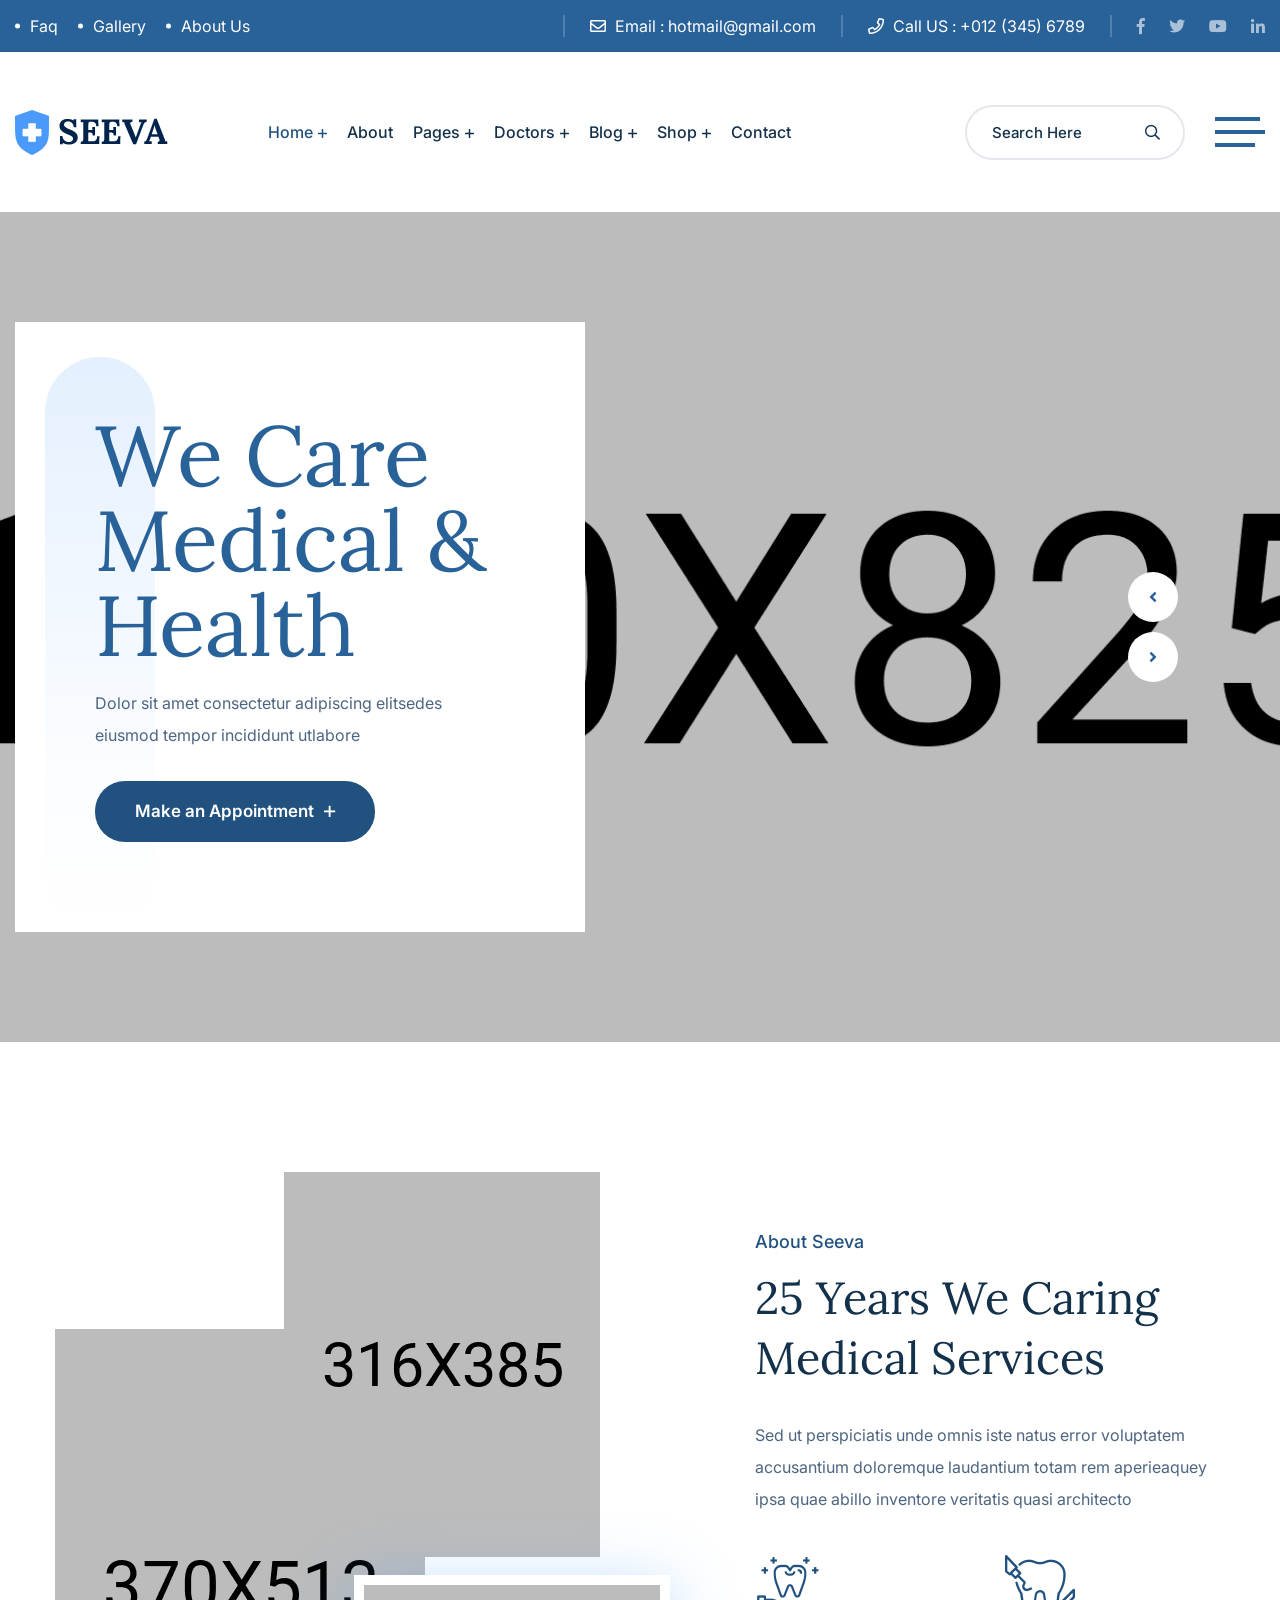
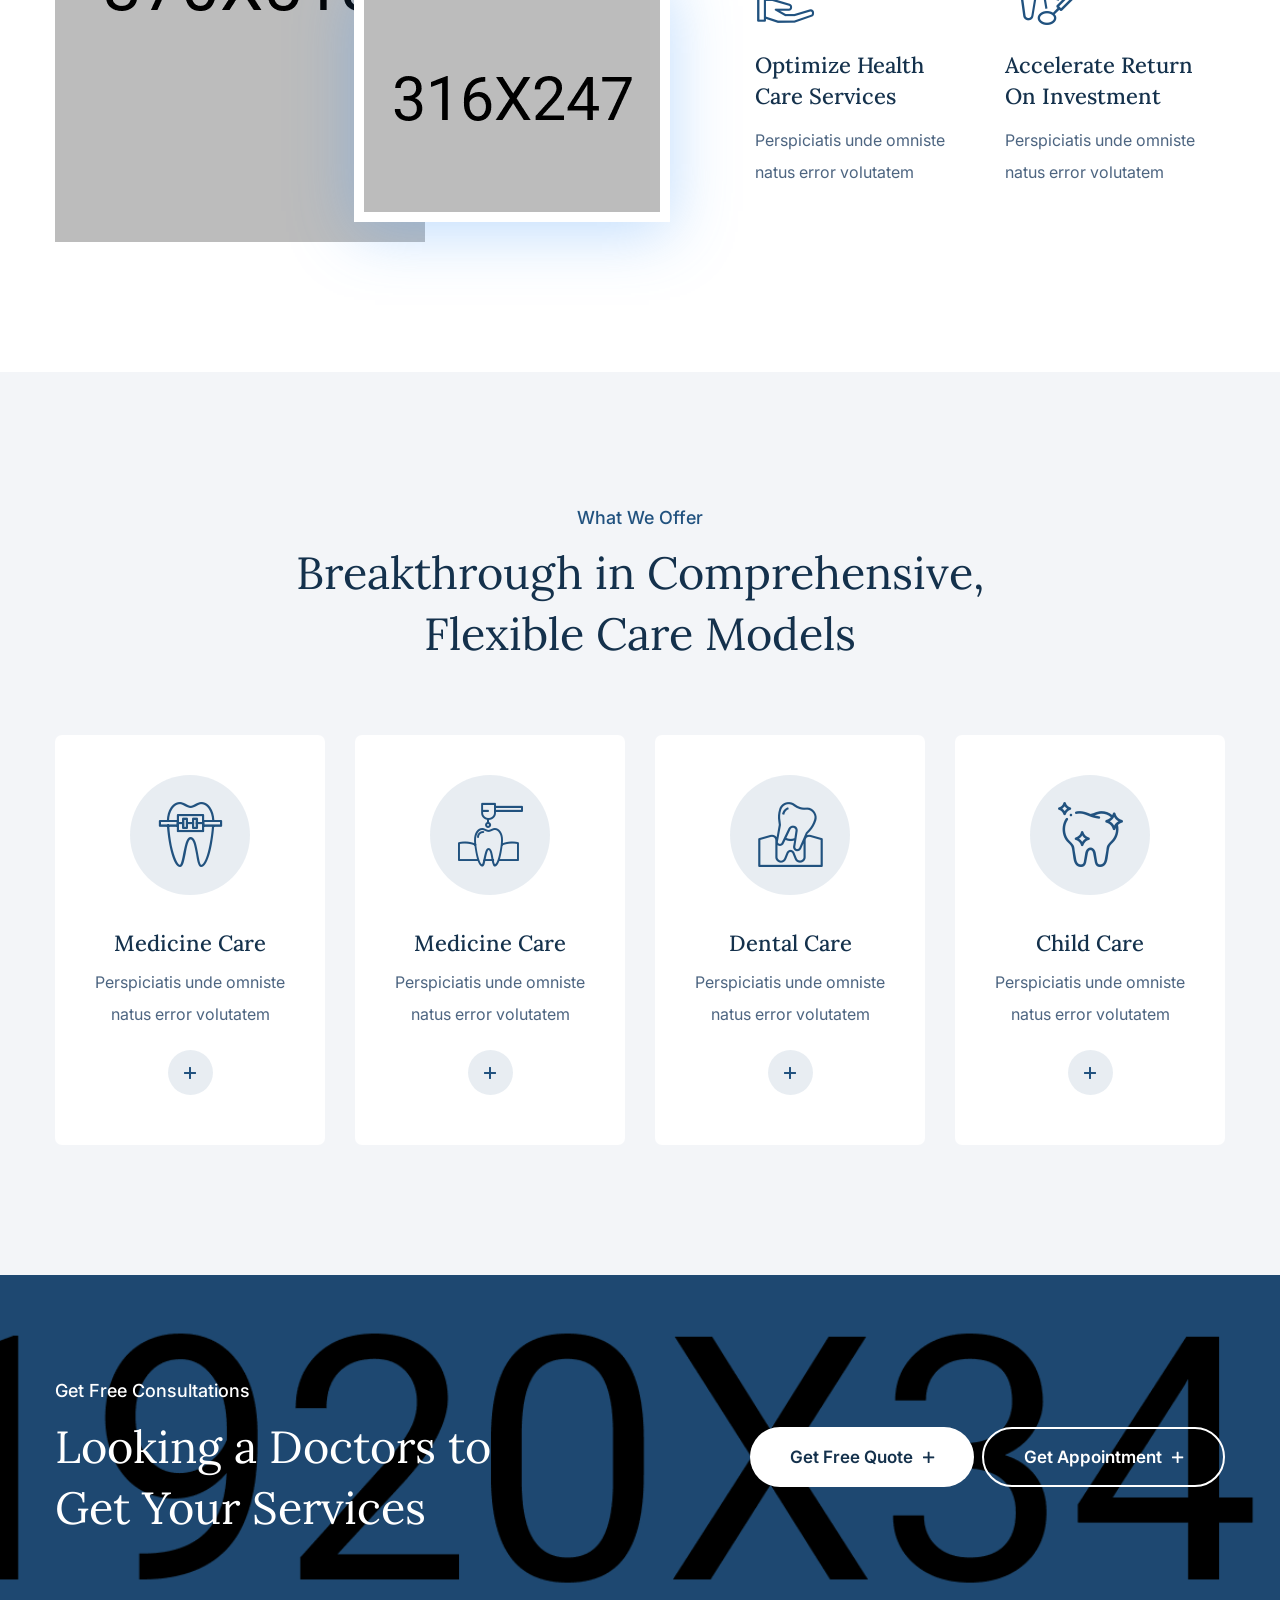
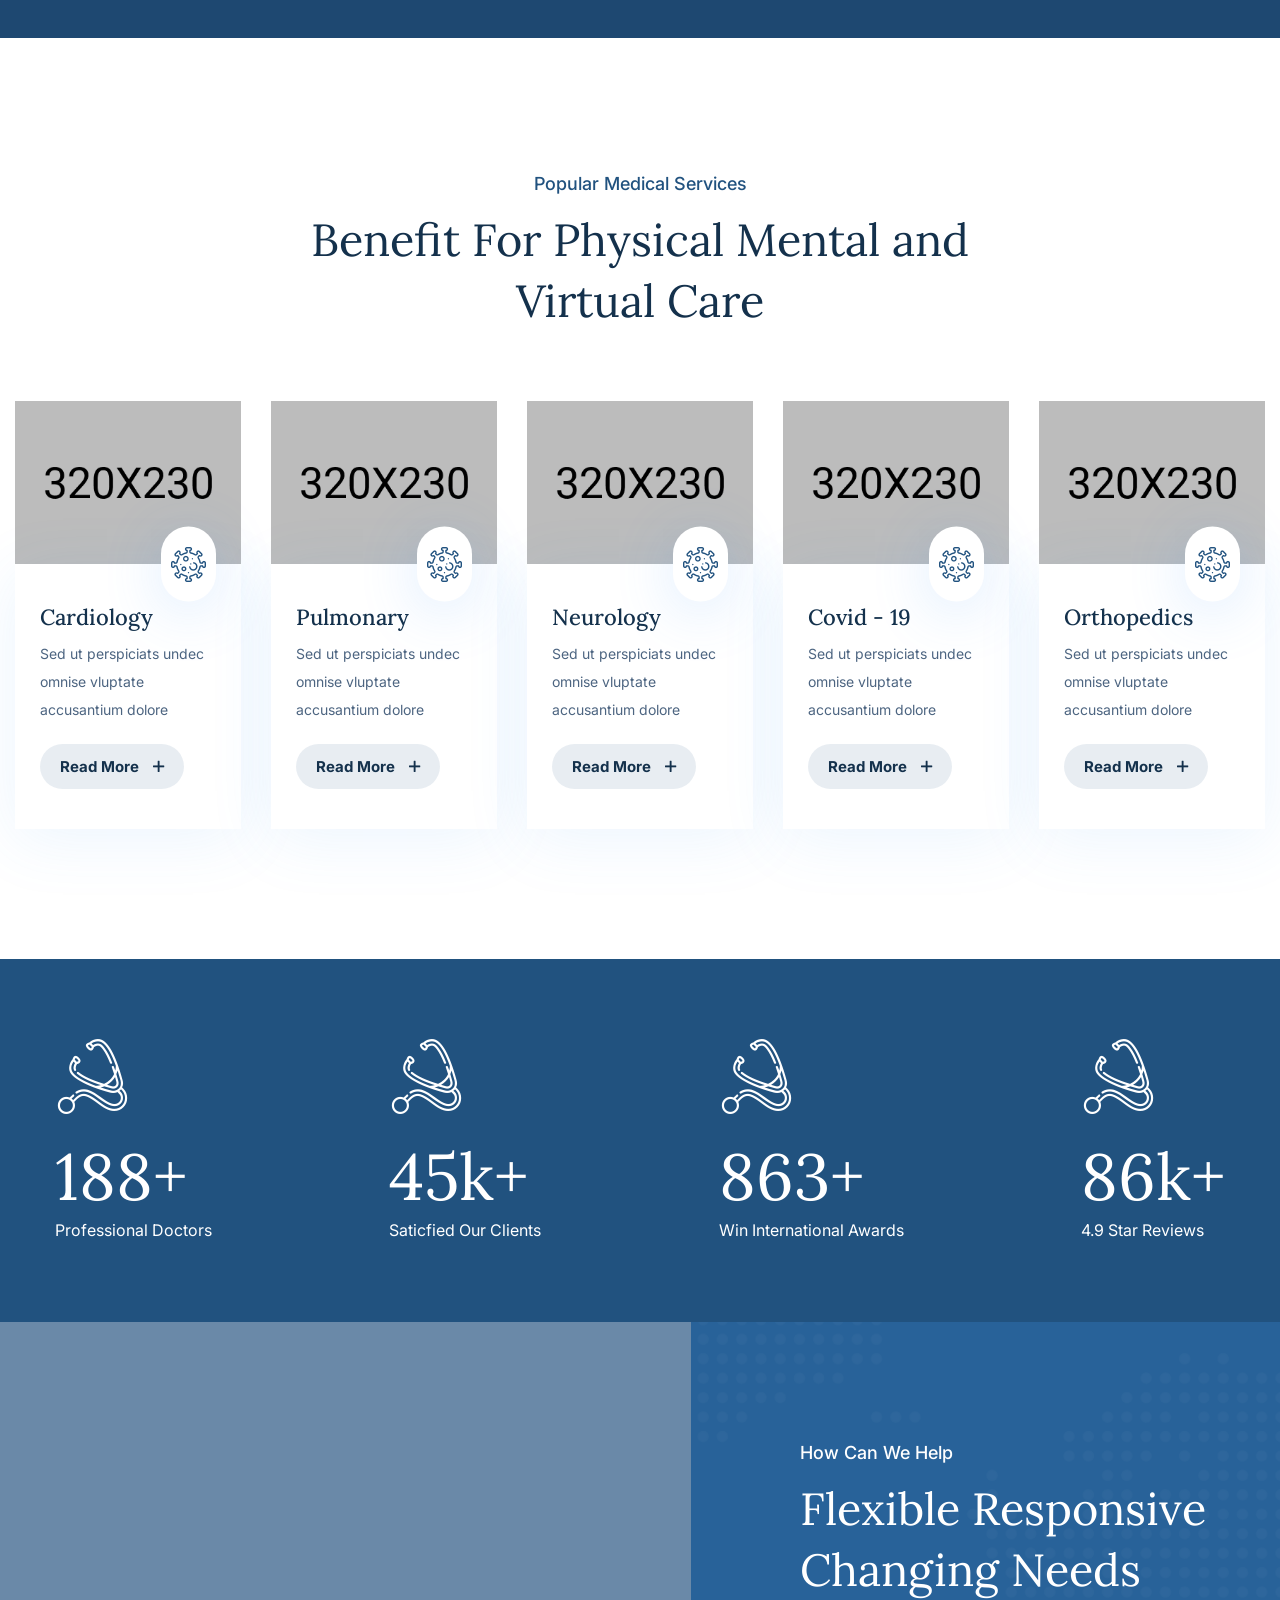
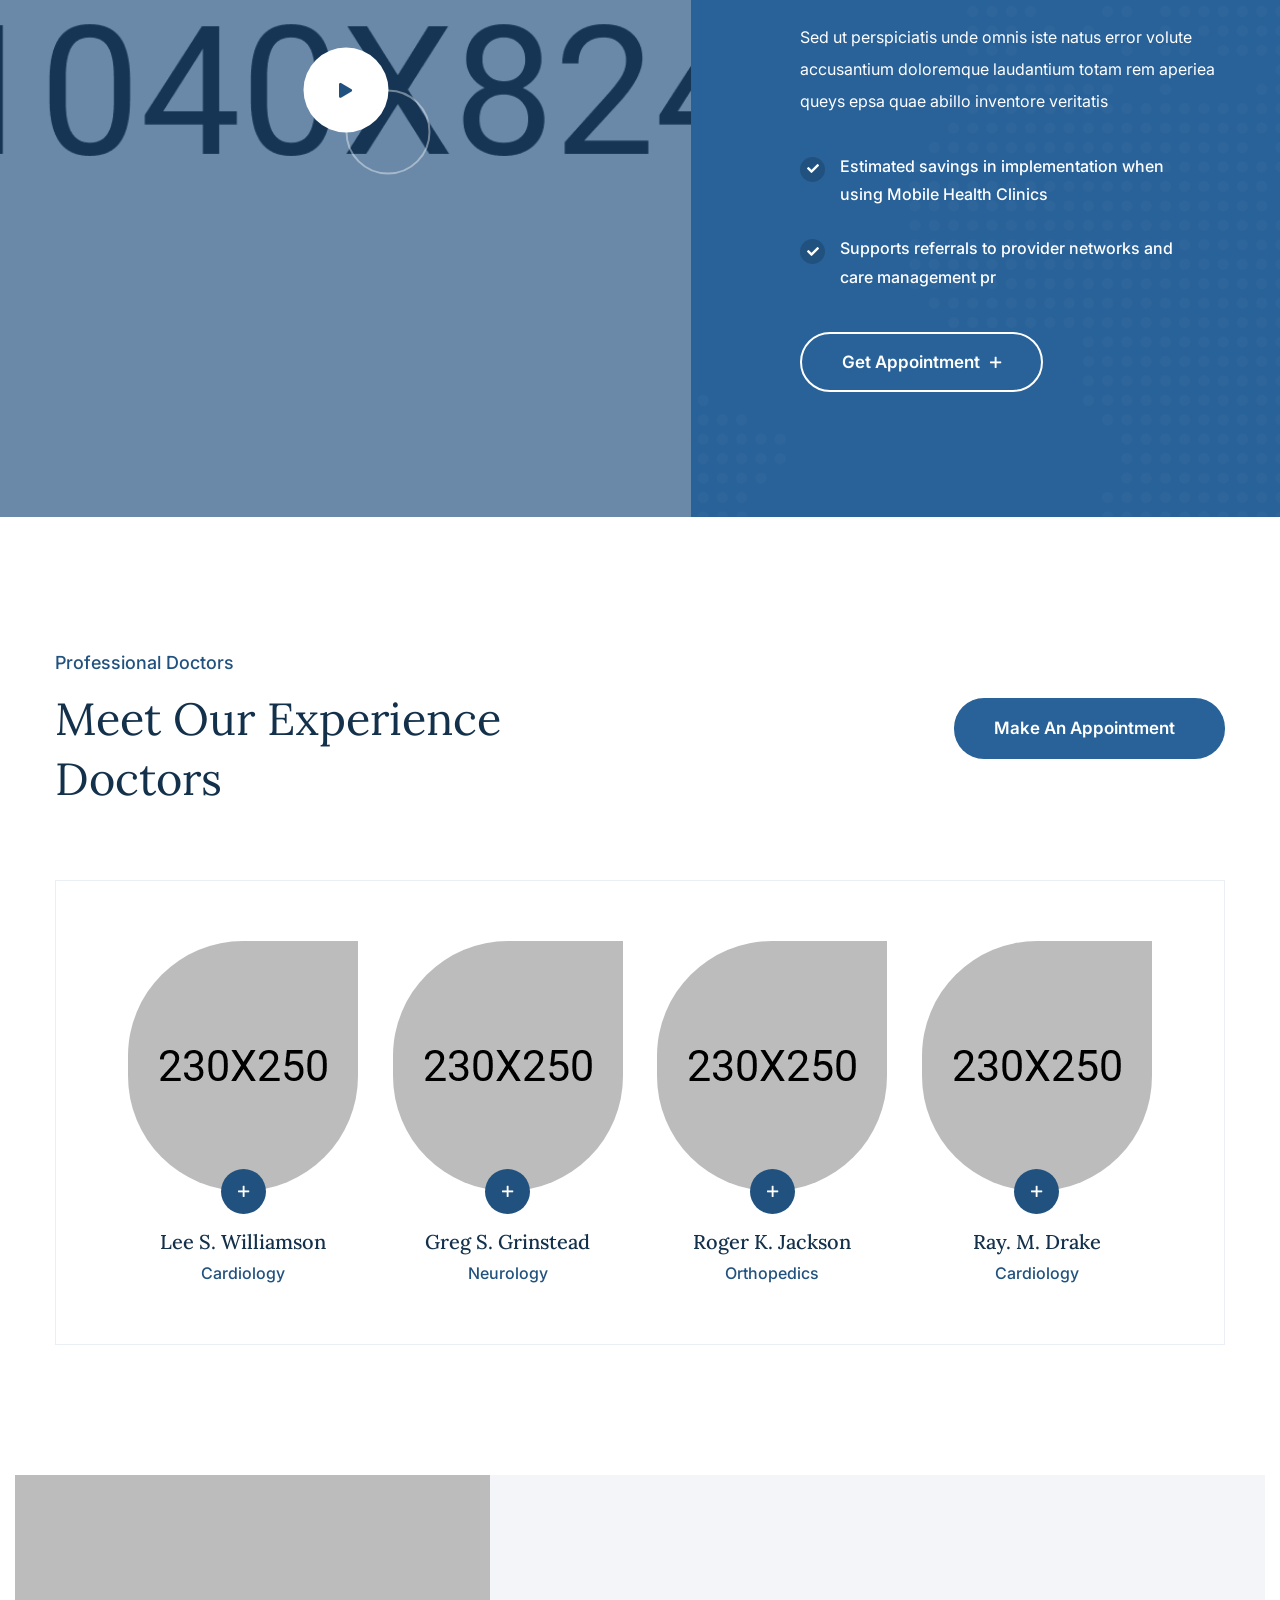
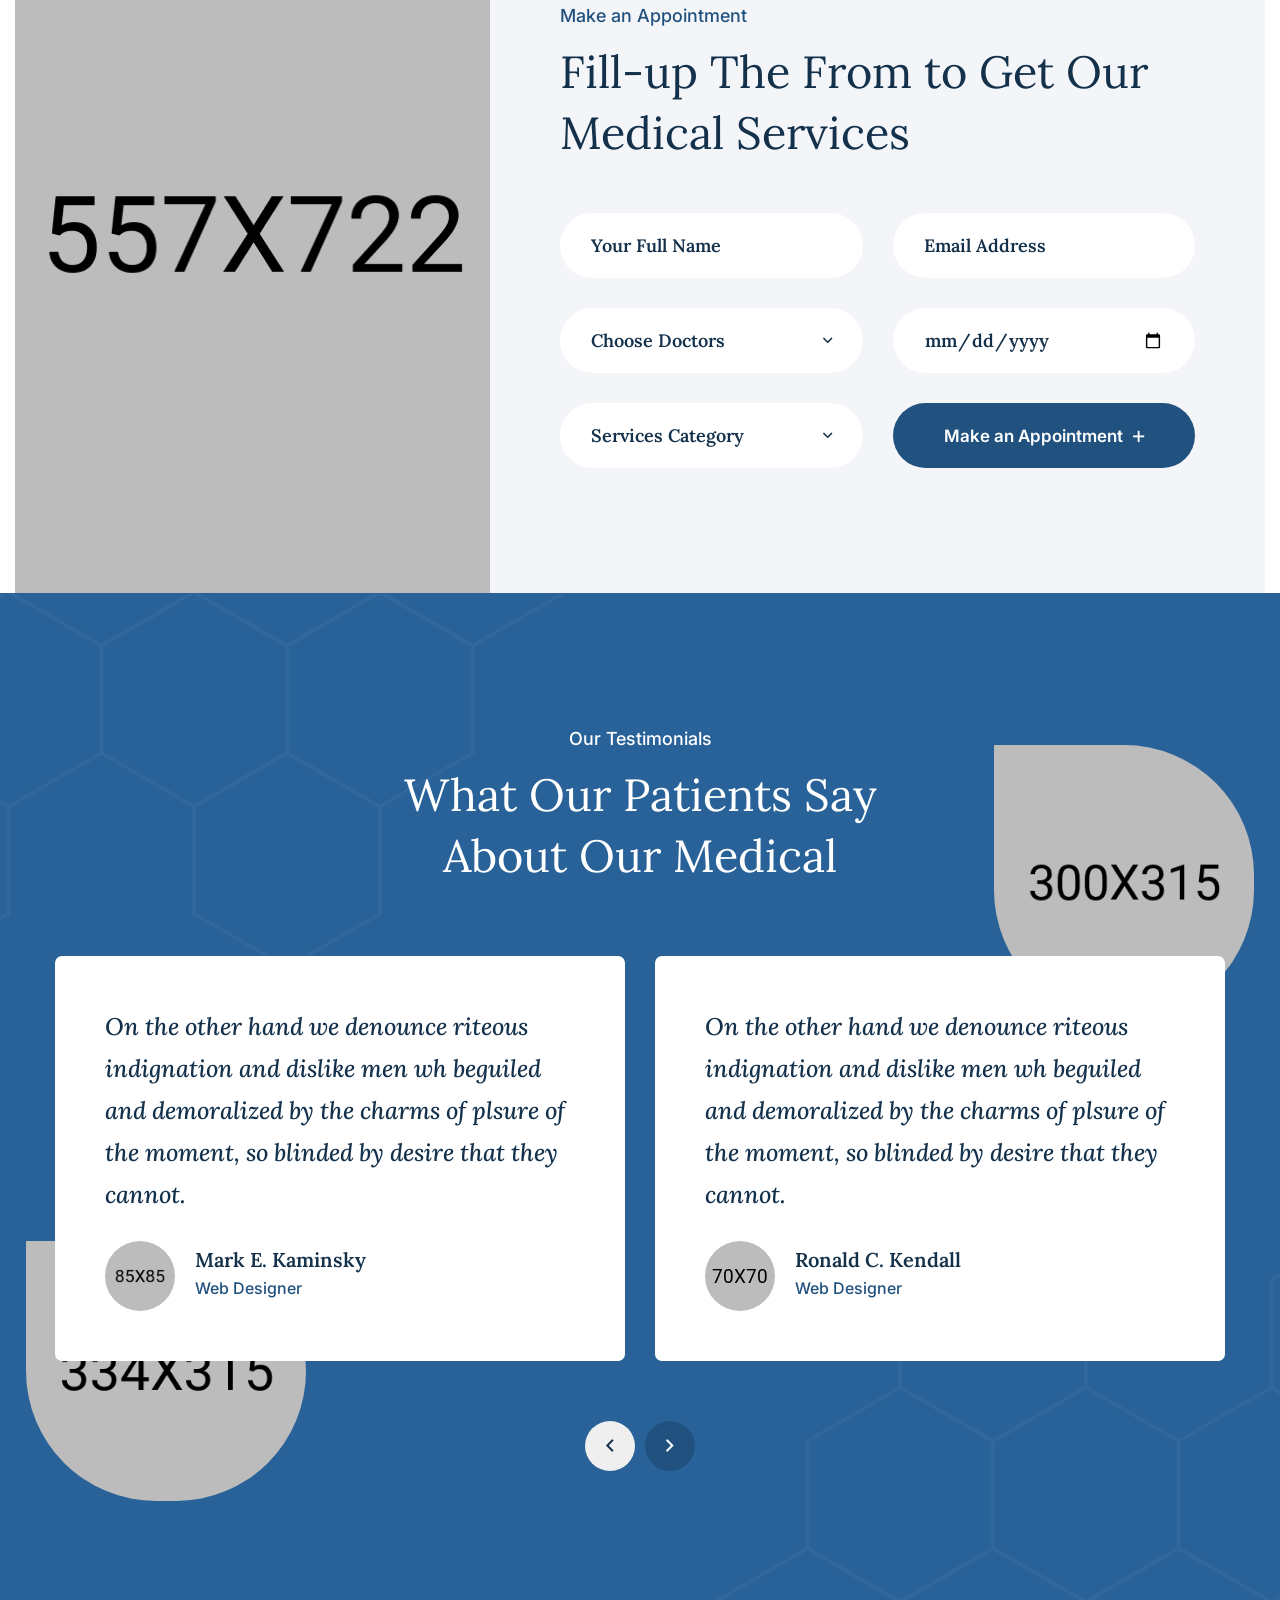
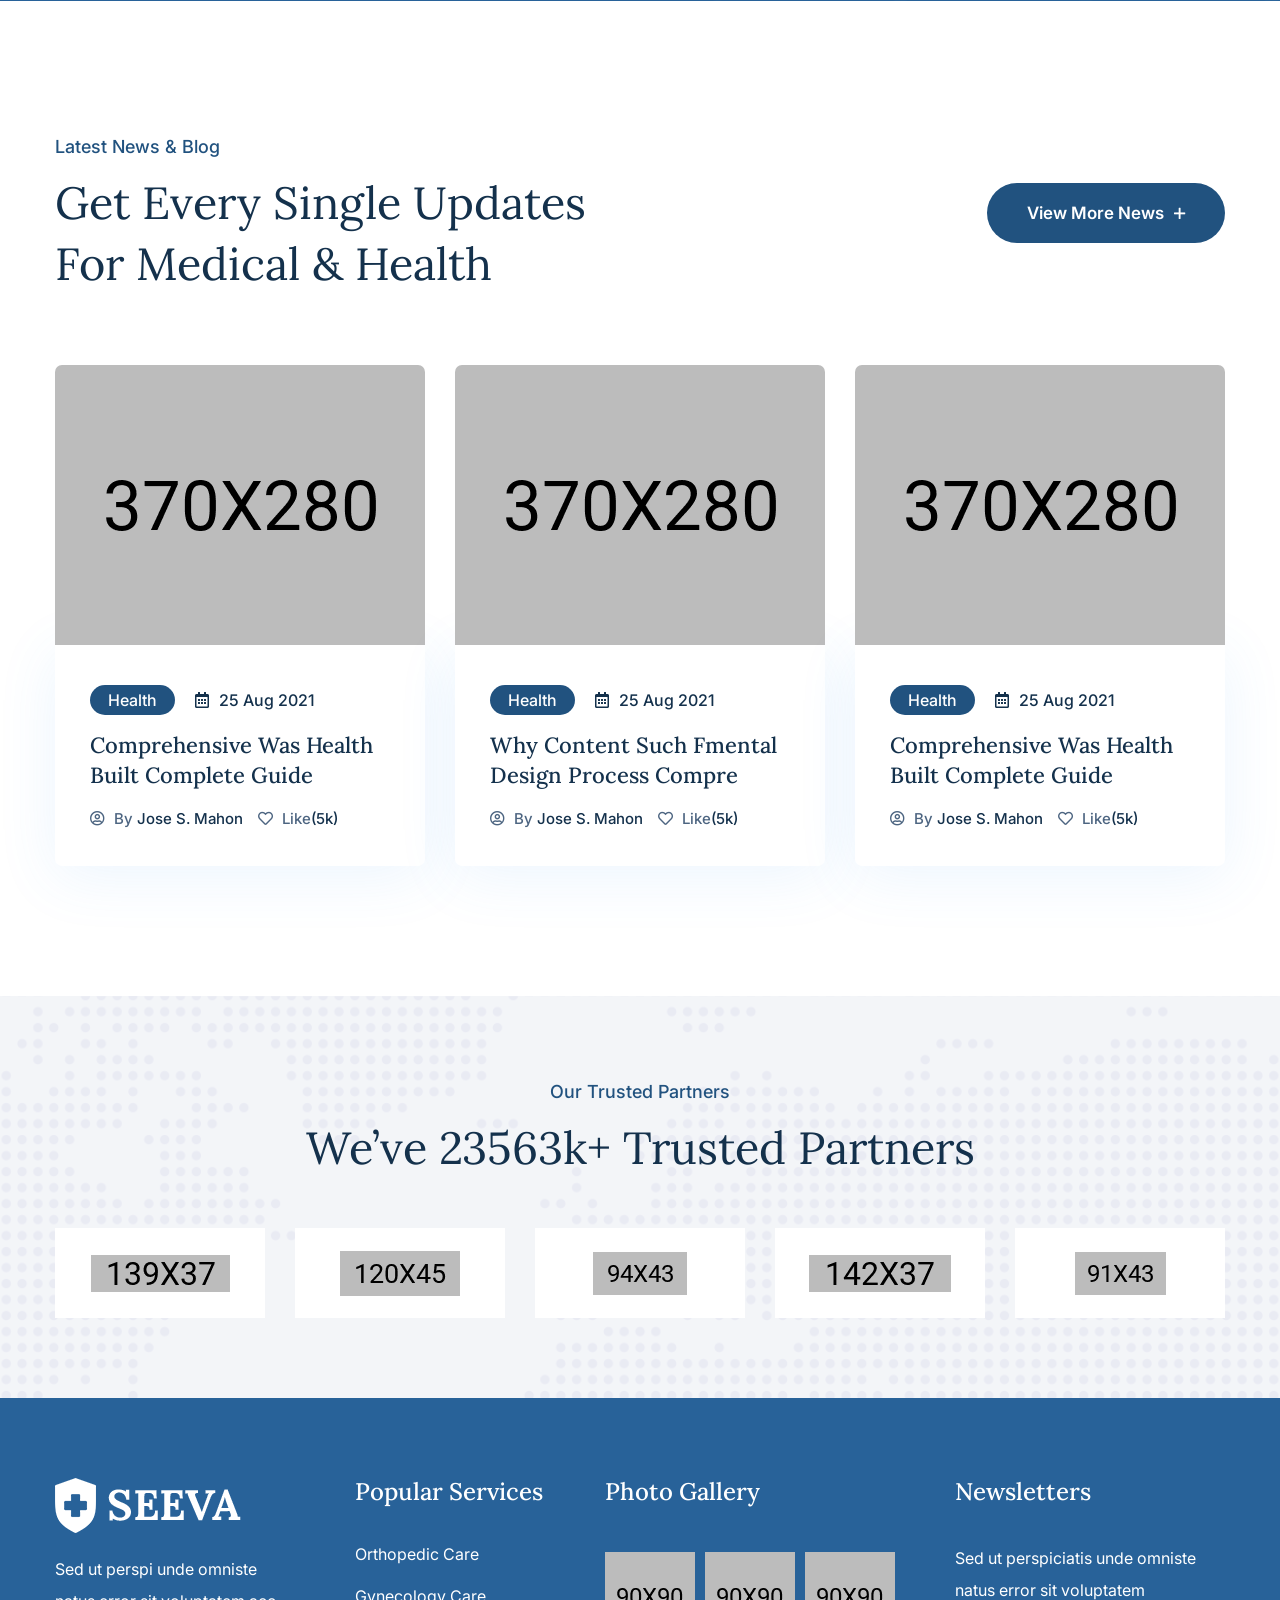
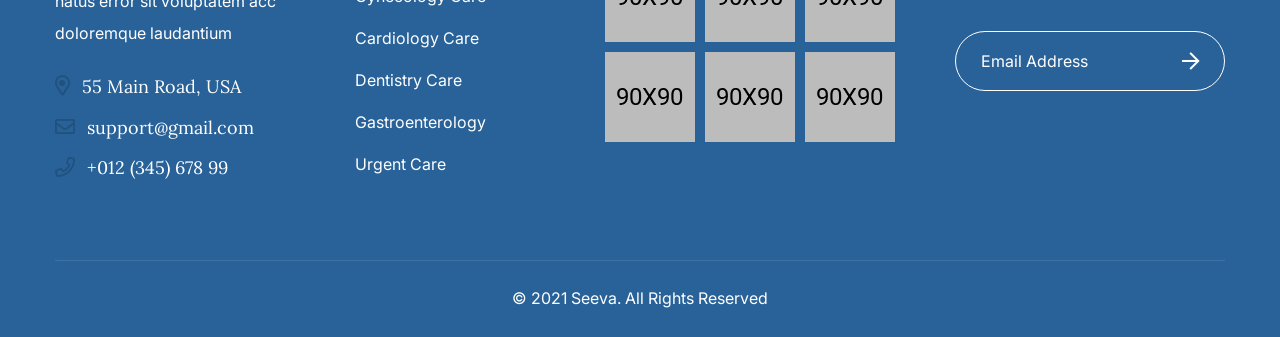
<file: index-two.html>
<!DOCTYPE html>
<html lang="zxx">

<head>
    <meta charset="UTF-8">
    <meta http-equiv="X-UA-Compatible" content="IE=edge">
    <meta name="viewport" content="width=device-width, initial-scale=1.0">
    <title>Seeva - Medical and Dental HTML Template || Home Five</title>

    <!--====== Favicon Icon ======-->
    <link rel="shortcut icon" href="assets/img/favicon.ico" type="img/png" />
    <!--====== Animate Css ======-->
    <link rel="stylesheet" href="assets/css/animate.min.css" />
    <!--====== Bootstrap css ======-->
    <link rel="stylesheet" href="assets/css/bootstrap.min.css" />
    <!--====== Slick Slider ======-->
    <link rel="stylesheet" href="assets/css/slick.min.css" />
    <!--====== Nice Select ======-->
    <link rel="stylesheet" href="assets/css/nice-select.min.css" />
    <!--====== Magnific Popup ======-->
    <link rel="stylesheet" href="assets/css/magnific-popup.min.css" />
    <!--====== Font Awesome ======-->
    <link rel="stylesheet" href="assets/fonts/fontawesome/css/all.min.css" />
    <!--====== Flaticon ======-->
    <link rel="stylesheet" href="assets/fonts/flaticon/css/flaticon.css" />
    <!--====== Main Css ======-->
    <link rel="stylesheet" href="assets/css/style.css" />
</head>

<body>
    <!--====== Start Preloader ======-->
    <div id="preloader">
        <div id="loading-center">
            <div id="object"></div>
        </div>
    </div>
    <!--====== End Preloader ======-->

    <!--====== Start Template Header ======-->
    <header class="template-header sticky-header header-two">
        <div class="header-topbar d-none d-md-block">
            <div class="container-fluid container-1400">
                <div class="row align-items-center justify-content-between">
                    <div class="col-lg-4">
                        <ul class="topbar-menu">
                            <li><a href="faq.html">Faq</a></li>
                            <li><a href="gallery.html">Gallery</a></li>
                            <li><a href="about.html">About Us</a></li>
                        </ul>
                    </div>
                    <div class="col-lg-8">
                        <ul class="contact-info">
                            <li>
                                <a href="#"><i class="far fa-envelope"></i> Email : hotmail@gmail.com</a>
                            </li>
                            <li>
                                <a href="#"><i class="far fa-phone"></i> Call US : +012 (345) 6789</a>
                            </li>
                            <li>
                                <div class="social-icons">
                                    <a href="#"><i class="fab fa-facebook-f"></i></a>
                                    <a href="#"><i class="fab fa-twitter"></i></a>
                                    <a href="#"><i class="fab fa-youtube"></i></a>
                                    <a href="#"><i class="fab fa-linkedin-in"></i></a>
                                </div>
                            </li>
                        </ul>
                    </div>
                </div>
            </div>
        </div>
        <div class="container-fluid container-1400">
            <div class="header-navigation">
                <div class="header-left">
                    <div class="site-logo">
                        <a href="index.html">
                            <img src="assets/img/logo-2.png" alt="Seeva">
                        </a>
                    </div>
                    <nav class="site-menu menu-gap-left d-none d-xl-block">
                        <ul class="primary-menu">
                            <li class="active">
                                <a href="index.html">Home</a>
                                <ul class="sub-menu">
                                    <li><a href="index.html">Home One</a></li>
                                    <li><a href="index-two.html">Home Two</a></li>
                                    <li><a href="index-three.html">Home Three</a></li>
                                    <li><a href="index-four.html">Home Four</a></li>
                                    <li><a href="index-five.html">Home Five</a></li>
                                </ul>
                            </li>
                            <li><a href="about.html">About</a></li>
                            <li>
                                <a href="#">Pages</a>
                                <ul class="sub-menu">
                                    <li>
                                        <a href="service.html">Services</a>
                                        <ul class="sub-menu">
                                            <li><a href="service.html">Service One</a></li>
                                            <li><a href="service-two.html">Service Two</a></li>
                                            <li><a href="service-details.html">Service Details</a></li>
                                        </ul>
                                    </li>
                                    <li><a href="pricing.html">Pricing Plan</a></li>
                                    <li><a href="faq.html">Help & FAQ</a></li>
                                    <li><a href="gallery.html">Our Gallery</a></li>
                                    <li><a href="appointments.html">Appointment</a></li>
                                </ul>
                            </li>
                            <li>
                                <a href="doctors.html">Doctors</a>
                                <ul class="sub-menu">
                                    <li><a href="doctor-details.html">Doctor Details</a></li>
                                </ul>
                            </li>
                            <li>
                                <a href="blog-standard.html">Blog</a>
                                <ul class="sub-menu">
                                    <li><a href="blog-details.html">Blog Details</a></li>
                                </ul>
                            </li>
                            <li>
                                <a href="shop.html">Shop</a>
                                <ul class="sub-menu">
                                    <li><a href="product-details.html">Shop Details</a></li>
                                </ul>
                            </li>
                            <li><a href="contact.html">Contact</a></li>
                        </ul>
                    </nav>
                </div>
                <div class="header-right">
                    <ul class="extra-icons">
                        <li class="d-none d-sm-block">
                            <div class="header-search-area">
                                <form action="#">
                                    <input type="search" placeholder="Search Here">
                                    <button type="submit"><i class="far fa-search"></i></button>
                                </form>
                            </div>
                        </li>
                        <li class="d-none d-xl-block">
                            <div class="off-canvas-btn style-two">
                                <span></span>
                            </div>
                        </li>
                        <li class="d-xl-none">
                            <a href="#" class="navbar-toggler">
                                <span></span>
                                <span></span>
                                <span></span>
                            </a>
                        </li>
                    </ul>
                </div>
            </div>
        </div>

        <!-- Start Off Canvas -->
        <div class="slide-panel off-canvas-panel">
            <div class="panel-overlay"></div>
            <div class="panel-inner">
                <div class="canvas-logo">
                    <img src="assets/img/logo.png" alt="">
                </div>
                <div class="about-us">
                    <h5 class="canvas-widget-title">About Us</h5>
                    <p>
                        Sed perspiciatis unde omnis iste natus error voluptatem accusantium doloremque laudantium totam rem aperams eaque ipsa quae abillo.
                    </p>
                </div>
                <div class="contact-us">
                    <h5 class="canvas-widget-title">Contact Us</h5>
                    <ul>
                        <li>
                            <i class="far fa-map-marker-alt"></i>
                            354 Oakridge, Camden NJ 08102 - USA
                        </li>
                        <li>
                            <i class="far fa-envelope-open"></i>
                            <a href="mailto:support@qolle.com">support@seeva.com</a>
                            <a href="mailto:info@qolle.com">info@seeva.com</a>
                        </li>
                        <li>
                            <i class="far fa-phone"></i>
                            <a href="tel:+01234567899">+012 (345) 678 99</a><br>
                            <a href="tel:+8563214">+8563214</a>
                        </li>
                    </ul>
                </div>
                <a href="#" class="panel-close">
                    <i class="fal fa-times"></i>
                </a>
            </div>
        </div>
        <!-- End Off Canvas -->

        <!-- Start Mobile Panel -->
        <div class="slide-panel mobile-slide-panel">
            <div class="panel-overlay"></div>
            <div class="panel-inner">
                <div class="panel-logo">
                    <img src="assets/img/logo-2.png" alt="">
                </div>
                <nav class="mobile-menu">
                    <ul class="primary-menu">
                        <li class="active">
                            <a href="index.html">Home</a>
                            <ul class="sub-menu">
                                <li><a href="index.html">Home One</a></li>
                                <li><a href="index-two.html">Home Two</a></li>
                                <li><a href="index-three.html">Home Three</a></li>
                                <li><a href="index-four.html">Home Four</a></li>
                                <li><a href="index-five.html">Home Five</a></li>
                            </ul>
                        </li>
                        <li><a href="about.html">About</a></li>
                        <li>
                            <a href="#">Pages</a>
                            <ul class="sub-menu">
                                <li>
                                    <a href="service.html">Services</a>
                                    <ul class="sub-menu">
                                        <li><a href="service.html">Service One</a></li>
                                        <li><a href="service-two.html">Service Two</a></li>
                                        <li><a href="service-details.html">Service Details</a></li>
                                    </ul>
                                </li>
                                <li><a href="pricing.html">Pricing Plan</a></li>
                                <li><a href="faq.html">Help & FAQ</a></li>
                                <li><a href="gallery.html">Our Gallery</a></li>
                                <li><a href="appointments.html">Appointment</a></li>
                            </ul>
                        </li>
                        <li>
                            <a href="doctors.html">Doctors</a>
                            <ul class="sub-menu">
                                <li><a href="doctor-details.html">Doctor Details</a></li>
                            </ul>
                        </li>
                        <li>
                            <a href="blog-standard.html">Blog</a>
                            <ul class="sub-menu">
                                <li><a href="blog-details.html">Blog Details</a></li>
                            </ul>
                        </li>
                        <li>
                            <a href="shop.html">Shop</a>
                            <ul class="sub-menu">
                                <li><a href="product-details.html">Shop Details</a></li>
                            </ul>
                        </li>
                        <li><a href="contact.html">Contact</a></li>
                    </ul>
                </nav>
                <a href="#" class="panel-close">
                    <i class="fal fa-times"></i>
                </a>
            </div>
        </div>
        <!-- Start Mobile Panel -->
    </header>
    <!--====== End Template Header ======-->

    <!--====== Hero Slider Start ======-->
    <section class="hero-slider hero-slider-one">
        <div class="hero-slider-active">
            <div class="single-hero-slider">
                <div class="hero-slider-bg bg-size-cover" style="background-image: url(assets/img/hero-img/hero-slider-1.jpg);"></div>
                <div class="container container-1400">
                    <div class="slider-content-box" data-animation="fadeInUp" data-delay="0.4s">
                        <h1 class="title" data-animation="fadeInDown" data-delay="0.7s">We Care Medical &  Health </h1>
                        <p data-animation="fadeInLeft" data-delay="0.8s">Dolor sit amet consectetur adipiscing elitsedes eiusmod tempor incididunt utlabore</p>
                        <a href="#" class="template-btn" data-animation="fadeInUp" data-delay="0.9s">Make an Appointment <i class="far fa-plus"></i></a>
                    </div>
                </div>
            </div>
            <div class="single-hero-slider">
                <div class="hero-slider-bg bg-size-cover" style="background-image: url(assets/img/hero-img/hero-slider-2.jpg);"></div>
                <div class="container container-1400">
                    <div class="slider-content-box" data-animation="fadeInUp" data-delay="0.4s">
                        <h1 class="title" data-animation="fadeInDown" data-delay="0.7s">We Care Medical &  Health </h1>
                        <p data-animation="fadeInLeft" data-delay="0.8s">Dolor sit amet consectetur adipiscing elitsedes eiusmod tempor incididunt utlabore</p>
                        <a href="#" class="template-btn" data-animation="fadeInUp" data-delay="0.9s">Make an Appointment <i class="far fa-plus"></i></a>
                    </div>
                </div>
            </div>
            <div class="single-hero-slider">
                <div class="hero-slider-bg bg-size-cover" style="background-image: url(assets/img/hero-img/hero-slider-3.jpg);"></div>
                <div class="container container-1400">
                    <div class="slider-content-box" data-animation="fadeInUp" data-delay="0.4s">
                        <h1 class="title" data-animation="fadeInDown" data-delay="0.7s">We Care Medical &  Health </h1>
                        <p data-animation="fadeInLeft" data-delay="0.8s">Dolor sit amet consectetur adipiscing elitsedes eiusmod tempor incididunt utlabore</p>
                        <a href="#" class="template-btn" data-animation="fadeInUp" data-delay="0.9s">Make an Appointment <i class="far fa-plus"></i></a>
                    </div>
                </div>
            </div>
        </div>
        <div class="hero-slider-arrow"></div>
    </section>
    <!--====== Hero Slider End ======-->

    <!--====== About Section Start ======-->
    <section class="about-section section-gap">
        <div class="container">
            <div class="row align-items-center justify-content-center">
                <div class="col-xl-7 col-lg-9 col-md-11">
                    <div class="tile-gallery mb-xl-50">
                        <div class="image-one wow fadeInLeft" data-wow-delay="0.3s">
                            <img class="animate-float-bob-x" src="assets/img/tile-gallery/01.jpg" alt="Image">
                        </div>
                        <div class="image-two wow fadeInDown" data-wow-delay="0.4s">
                            <img src="assets/img/tile-gallery/02.jpg" alt="Image">
                        </div>
                        <div class="image-three wow fadeInUp" data-wow-delay="0.5s">
                            <img src="assets/img/tile-gallery/03.jpg" alt="Image">
                        </div>
                    </div>
                </div>
                <div class="col-xl-5 col-lg-8 col-md-9">
                    <div class="about-text">
                        <div class="section-heading mb-30">
                            <span class="tagline">About Seeva</span>
                            <h2 class="title">25 Years We Caring Medical Services</h2>
                        </div>
                        <p>
                            Sed ut perspiciatis unde omnis iste natus error voluptatem accusantium doloremque laudantium totam rem aperieaquey ipsa quae abillo inventore veritatis quasi architecto
                        </p>
                        <div class="row">
                            <div class="col-sm-6">
                                <div class="simple-icon mt-40 wow fadeInUp" data-wow-delay="0.3s">
                                    <div class="icon">
                                        <i class="flaticon-dental-care-1"></i>
                                    </div>
                                    <h4 class="title">Optimize Health Care Services</h4>
                                    <p>Perspiciatis unde omniste natus error volutatem</p>
                                </div>
                            </div>
                            <div class="col-sm-6">
                                <div class="simple-icon mt-40 wow fadeInUp" data-wow-delay="0.4s">
                                    <div class="icon">
                                        <i class="flaticon-dental-care-2"></i>
                                    </div>
                                    <h4 class="title">Accelerate Return On Investment</h4>
                                    <p>Perspiciatis unde omniste natus error volutatem</p>
                                </div>
                            </div>
                        </div>
                    </div>
                </div>
            </div>
        </div>
    </section>
    <!--====== About Section End ======-->

    <!--====== Feature Section Start ======-->
    <section class="feature-section section-gap bg-color-grey">
        <div class="container">
            <div class="row justify-content-center">
                <div class="col-lg-8">
                    <div class="section-heading text-center mb-40">
                        <span class="tagline">What We Offer</span>
                        <h2 class="title">Breakthrough in Comprehensive, Flexible Care Models</h2>
                    </div>
                </div>
            </div>
            <div class="row justify-content-center service-looop">
                <div class="col-lg-3 col-md-6 col-sm-10">
                    <div class="iconic-box-two mt-30 wow fadeInUp" data-wow-delay="0.3s">
                        <div class="icon">
                            <i class="flaticon-tooth-1"></i>
                        </div>
                        <h4 class="title"><a href="service-details.html">Medicine Care</a></h4>
                        <p>
                            Perspiciatis unde omniste natus error volutatem
                        </p>
                        <a href="service-details.html" class="box-link"><i class="far fa-plus"></i></a>
                    </div>
                </div>
                <div class="col-lg-3 col-md-6 col-sm-10">
                    <div class="iconic-box-two mt-30 wow fadeInUp" data-wow-delay="0.4s">
                        <div class="icon">
                            <i class="flaticon-tooth-2"></i>
                        </div>
                        <h4 class="title"><a href="service-details.html">Medicine Care</a></h4>
                        <p>
                            Perspiciatis unde omniste natus error volutatem
                        </p>
                        <a href="service-details.html" class="box-link"><i class="far fa-plus"></i></a>
                    </div>
                </div>
                <div class="col-lg-3 col-md-6 col-sm-10">
                    <div class="iconic-box-two mt-30 wow fadeInUp" data-wow-delay="0.5s">
                        <div class="icon">
                            <i class="flaticon-tooth-3"></i>
                        </div>
                        <h4 class="title"><a href="service-details.html">Dental Care</a></h4>
                        <p>
                            Perspiciatis unde omniste natus error volutatem
                        </p>
                        <a href="service-details.html" class="box-link"><i class="far fa-plus"></i></a>
                    </div>
                </div>
                <div class="col-lg-3 col-md-6 col-sm-10">
                    <div class="iconic-box-two mt-30 wow fadeInUp" data-wow-delay="0.6s">
                        <div class="icon">
                            <i class="flaticon-tooth-4"></i>
                        </div>
                        <h4 class="title"><a href="service-details.html">Child Care</a></h4>
                        <p>
                            Perspiciatis unde omniste natus error volutatem
                        </p>
                        <a href="service-details.html" class="box-link"><i class="far fa-plus"></i></a>
                    </div>
                </div>
            </div>
        </div>
    </section>
    <!--====== Feature Section End ======-->

    <!--====== Call to Action Start ======-->
    <section class="cta-section bg-size-cover section-gap-100 bg-color-primary blend-mode-multiply" style="background-image: url(assets/img/cta-img/cta-section-bg.jpg);">
        <div class="container">
            <div class="row align-items-center">
                <div class="col-lg-5">
                    <div class="section-heading heading-white">
                        <span class="tagline">Get Free Consultations</span>
                        <h2 class="title">Looking a Doctors to Get  Your Services</h2>
                    </div>
                </div>
                <div class="col-lg-7">
                    <ul class="cta-buttons d-sm-flex justify-content-lg-end mt-md-40 flex-wrap">
                        <li class="mb-3 mb-sm-0"><a href="#" class="template-btn template-btn-white wow fadeInRight" data-wow-delay="0.4s">Get Free Quote <i class="far fa-plus"></i></a></li>
                        <li class="ml-sm-2"><a href="#" class="template-btn template-btn-bordered wow fadeInRight" data-wow-delay="0.5s">Get Appointment <i class="far fa-plus"></i></a></li>
                    </ul>
                </div>
            </div>
        </div>
    </section>
    <!--====== Call to Action End ======-->

    <!--====== Service Section Start ======-->
    <section class="services-section section-gap">
        <div class="container">
            <div class="row justify-content-center">
                <div class="col-lg-7 col-md-10">
                    <div class="section-heading text-center mb-40">
                        <span class="tagline">Popular Medical Services</span>
                        <h2 class="title">Benefit For Physical Mental  and Virtual Care</h2>
                    </div>
                </div>
            </div>
        </div>
        <div class="container-fluid fluid-100">
            <div class="row justify-content-center custom-service-grid">
                <div class="col">
                    <div class="fancy-content-box mt-30">
                        <div class="box-thumbnail">
                            <img src="assets/img/fancy-box/01.jpg" alt="Image">
                        </div>
                        <div class="box-content">
                            <h4 class="title"><a href="service-details.html">Cardiology</a></h4>
                            <p>
                                Sed ut perspiciats undec omnise vluptate accusantium dolore
                            </p>
                            <a href="service-details.html" class="box-btn">Read More <i class="far fa-plus"></i></a>
                            <div class="box-icon">
                                <i class="flaticon-virus"></i>
                            </div>
                        </div>
                    </div>
                </div>
                <div class="col">
                    <div class="fancy-content-box mt-30">
                        <div class="box-thumbnail">
                            <img src="assets/img/fancy-box/02.jpg" alt="Image">
                        </div>
                        <div class="box-content">
                            <h4 class="title"><a href="service-details.html">Pulmonary</a></h4>
                            <p>
                                Sed ut perspiciats undec omnise vluptate accusantium dolore
                            </p>
                            <a href="service-details.html" class="box-btn">Read More <i class="far fa-plus"></i></a>
                            <div class="box-icon">
                                <i class="flaticon-virus"></i>
                            </div>
                        </div>
                    </div>
                </div>
                <div class="col">
                    <div class="fancy-content-box mt-30">
                        <div class="box-thumbnail">
                            <img src="assets/img/fancy-box/03.jpg" alt="Image">
                        </div>
                        <div class="box-content">
                            <h4 class="title"><a href="service-details.html">Neurology</a></h4>
                            <p>
                                Sed ut perspiciats undec omnise vluptate accusantium dolore
                            </p>
                            <a href="service-details.html" class="box-btn">Read More <i class="far fa-plus"></i></a>
                            <div class="box-icon">
                                <i class="flaticon-virus"></i>
                            </div>
                        </div>
                    </div>
                </div>
                <div class="col">
                    <div class="fancy-content-box mt-30">
                        <div class="box-thumbnail">
                            <img src="assets/img/fancy-box/04.jpg" alt="Image">
                        </div>
                        <div class="box-content">
                            <h4 class="title"><a href="service-details.html">Covid - 19</a></h4>
                            <p>
                                Sed ut perspiciats undec omnise vluptate accusantium dolore
                            </p>
                            <a href="service-details.html" class="box-btn">Read More <i class="far fa-plus"></i></a>
                            <div class="box-icon">
                                <i class="flaticon-virus"></i>
                            </div>
                        </div>
                    </div>
                </div>
                <div class="col">
                    <div class="fancy-content-box mt-30">
                        <div class="box-thumbnail">
                            <img src="assets/img/fancy-box/05.jpg" alt="Image">
                        </div>
                        <div class="box-content">
                            <h4 class="title"><a href="service-details.html">Orthopedics</a></h4>
                            <p>
                                Sed ut perspiciats undec omnise vluptate accusantium dolore
                            </p>
                            <a href="service-details.html" class="box-btn">Read More <i class="far fa-plus"></i></a>
                            <div class="box-icon">
                                <i class="flaticon-virus"></i>
                            </div>
                        </div>
                    </div>
                </div>
            </div>
        </div>
    </section>
    <!--====== Service Section End ======-->

    <!--====== Counter Section Start ======-->
    <section class="counter-section">
        <div class="container">
            <div class="counter-inner-two mb-negative">
                <div class="row justify-content-between">
                    <div class="col-lg-auto col-md-5 col-sm-6">
                        <div class="counter-item counter-white">
                            <div class="icon">
                                <i class="flaticon-stethoscope"></i>
                            </div>
                            <div class="counter-wrap">
                                <span class="counter">359</span>
                                <span class="suffix">+</span>
                            </div>
                            <h6 class="title">Professional Doctors</h6>
                        </div>
                    </div>
                    <div class="col-lg-auto col-md-5 col-sm-6">
                        <div class="counter-item counter-white">
                            <div class="icon">
                                <i class="flaticon-stethoscope"></i>
                            </div>
                            <div class="counter-wrap">
                                <span class="counter">85</span>
                                <span class="suffix">k+</span>
                            </div>
                            <h6 class="title">Saticfied Our Clients</h6>
                        </div>
                    </div>
                    <div class="col-lg-auto col-md-5 col-sm-6">
                        <div class="counter-item counter-white">
                            <div class="icon">
                                <i class="flaticon-stethoscope"></i>
                            </div>
                            <div class="counter-wrap">
                                <span class="counter">863</span>
                                <span class="suffix">+</span>
                            </div>
                            <h6 class="title">Win International Awards</h6>
                        </div>
                    </div>
                    <div class="col-lg-auto col-md-5 col-sm-6">
                        <div class="counter-item counter-white">
                            <div class="icon">
                                <i class="flaticon-stethoscope"></i>
                            </div>
                            <div class="counter-wrap">
                                <span class="counter">86</span>
                                <span class="suffix">k+</span>
                            </div>
                            <h6 class="title">4.9 Star Reviews</h6>
                        </div>
                    </div>
                </div>
            </div>
        </div>
    </section>
    <!--====== Counter Section End ======-->

    <!--====== Video Section Start ======-->
    <section class="video-section">
        <div class="video-with-content bg-color-primary">
            <div class="seeva-video">
                <div class="video-thumbnail">
                    <img src="assets/img/section-img/video.jpg" alt="Image">
                </div>
                <a href="https://www.youtube.com/watch?v=U3ASj1L6_sY" class="video-popup"><i class="fas fa-play"></i></a>
            </div>

            <div class="container">
                <div class="row justify-content-lg-end justify-content-center">
                    <div class="col-lg-5 col-md-9">
                        <div class="video-content">
                            <div class="section-heading mb-20">
                                <span class="tagline">How Can We Help</span>
                                <h2 class="title">Flexible Responsive Changing Needs</h2>
                            </div>
                            <p>
                                Sed ut perspiciatis unde omnis iste natus error volute accusantium doloremque laudantium totam rem aperiea queys epsa quae abillo inventore veritatis
                            </p>
                            <ul class="check-list mt-35 pr-xl-4">
                                <li class="wow fadeInUp" data-wow-delay="0.3s">
                                    Estimated savings in implementation when using Mobile Health Clinics
                                </li>
                                <li class="wow fadeInUp" data-wow-delay="0.4s">
                                    Supports referrals to provider networks and care  management pr
                                </li>
                            </ul>
                            <a href="#" class="template-btn template-btn-bordered mt-40 wow fadeInUp" data-wow-delay="0.5s">Get Appointment <i class="far fa-plus"></i></a>
                        </div>
                    </div>
                </div>
            </div>
        </div>
    </section>
    <!--====== Video Section End ======-->

    <!--====== Doctor Section Start ======-->
    <section class="doctors-section section-gap">
        <div class="container">
            <div class="row justify-content-between align-items-center mb-70">
                <div class="col-lg-5 col-md-6">
                    <div class="section-heading">
                        <span class="tagline">Professional Doctors</span>
                        <h2 class="title">Meet Our Experience  Doctors</h2>
                    </div>
                </div>
                <div class="col-auto">
                    <a href="doctors.html" class="template-btn template-btn-primary mt-sm-30">
                        Make An Appointment <i class="far fa=plus"></i>
                    </a>
                </div>
            </div>
            <div class="doctor-bordered-wrapper">
                <div class="row doctors-loop justify-content-center">
                    <div class="col-lg-3 col-sm-6">
                        <div class="doctor-box-two mb-40 wow fadeInUp" data-wow-delay="0.3s">
                            <div class="doctor-photo">
                                <img src="assets/img/doctors/14.jpg" alt="Image">

                                <ul class="social-links">
                                    <li><a href="#"><i class="fab fa-facebook-f"></i></a></li>
                                    <li><a href="#"><i class="fab fa-twitter"></i></a></li>
                                    <li><a href="#"><i class="fab fa-youtube"></i></a></li>
                                    <li><a href="#"><i class="fab fa-linkedin"></i></a></li>
                                </ul>
                                <span class="plus-icon"><i class="far fa-plus"></i></span>
                            </div>
                            <div class="doctor-information">
                                <h5 class="name">
                                    <a href="doctor-details.html">Lee S. Williamson</a>
                                </h5>
                                <span class="specialty">Cardiology</span>
                            </div>
                        </div>
                    </div>
                    <div class="col-lg-3 col-sm-6">
                        <div class="doctor-box-two mb-40 wow fadeInUp" data-wow-delay="0.4s">
                            <div class="doctor-photo">
                                <img src="assets/img/doctors/15.jpg" alt="Image">

                                <ul class="social-links">
                                    <li><a href="#"><i class="fab fa-facebook-f"></i></a></li>
                                    <li><a href="#"><i class="fab fa-twitter"></i></a></li>
                                    <li><a href="#"><i class="fab fa-youtube"></i></a></li>
                                    <li><a href="#"><i class="fab fa-linkedin"></i></a></li>
                                </ul>
                                <span class="plus-icon"><i class="far fa-plus"></i></span>
                            </div>
                            <div class="doctor-information">
                                <h5 class="name">
                                    <a href="doctor-details.html">Greg S. Grinstead </a>
                                </h5>
                                <span class="specialty">Neurology</span>
                            </div>
                        </div>
                    </div>
                    <div class="col-lg-3 col-sm-6">
                        <div class="doctor-box-two mb-40 wow fadeInUp" data-wow-delay="0.5s">
                            <div class="doctor-photo">
                                <img src="assets/img/doctors/16.jpg" alt="Image">

                                <ul class="social-links">
                                    <li><a href="#"><i class="fab fa-facebook-f"></i></a></li>
                                    <li><a href="#"><i class="fab fa-twitter"></i></a></li>
                                    <li><a href="#"><i class="fab fa-youtube"></i></a></li>
                                    <li><a href="#"><i class="fab fa-linkedin"></i></a></li>
                                </ul>
                                <span class="plus-icon"><i class="far fa-plus"></i></span>
                            </div>
                            <div class="doctor-information">
                                <h5 class="name">
                                    <a href="doctor-details.html">Roger K. Jackson </a>
                                </h5>
                                <span class="specialty">Orthopedics</span>
                            </div>
                        </div>
                    </div>
                    <div class="col-lg-3 col-sm-6">
                        <div class="doctor-box-two mb-40 wow fadeInUp" data-wow-delay="0.6s">
                            <div class="doctor-photo">
                                <img src="assets/img/doctors/17.jpg" alt="Image">

                                <ul class="social-links">
                                    <li><a href="#"><i class="fab fa-facebook-f"></i></a></li>
                                    <li><a href="#"><i class="fab fa-twitter"></i></a></li>
                                    <li><a href="#"><i class="fab fa-youtube"></i></a></li>
                                    <li><a href="#"><i class="fab fa-linkedin"></i></a></li>
                                </ul>
                                <span class="plus-icon"><i class="far fa-plus"></i></span>
                            </div>
                            <div class="doctor-information">
                                <h5 class="name">
                                    <a href="doctor-details.html">Ray. M. Drake </a>
                                </h5>
                                <span class="specialty">Cardiology</span>
                            </div>
                        </div>
                    </div>
                </div>
            </div>
        </div>
    </section>
    <!--====== Doctor Section End ======-->

    <!--====== Appointment Section Start ======-->
    <section class="appointment-section">
        <div class="container container-1500">
            <div class="appointment-form-two style-two">
                <div class="appointment-image" style="background-image: url(assets/img/appointment/03.jpg);">
                </div>
                <div class="form-wrap">
                    <div class="section-heading mb-50">
                        <span class="tagline">Make an Appointment</span>
                        <h2 class="title">Fill-up The From to Get Our Medical Services </h2>
                    </div>
                    <form action="#">
                        <div class="row">
                            <div class="col-md-6">
                                <div class="input-field wow fadeInLeft" data-wow-delay="0.3s">
                                    <input type="text" placeholder="Your Full Name">
                                </div>
                            </div>
                            <div class="col-md-6">
                                <div class="input-field wow fadeInRight" data-wow-delay="0.4s">
                                    <input type="email" placeholder="Email Address">
                                </div>
                            </div>
                            <div class="col-md-6">
                                <div class="input-field wow fadeInLeft" data-wow-delay="0.5s">
                                    <select>
                                        <option value="1" selected disabled>Choose Doctors</option>
                                        <option value="2">Doctor One</option>
                                        <option value="3">Doctor Two</option>
                                        <option value="4">Doctor Three</option>
                                        <option value="5">Doctor Four</option>
                                    </select>
                                </div>
                            </div>
                            <div class="col-md-6">
                                <div class="input-field wow fadeInRight" data-wow-delay="0.6s">
                                    <input type="date">
                                </div>
                            </div>
                            <div class="col-md-6">
                                <div class="input-field wow fadeInLeft" data-wow-delay="0.7s">
                                    <select>
                                        <option value="1" selected disabled>Services Category</option>
                                        <option value="2">Service One</option>
                                        <option value="3">Service Two</option>
                                        <option value="4">Service Three</option>
                                        <option value="5">Service Four</option>
                                    </select>
                                </div>
                            </div>
                            <div class="col-md-6">
                                <div class="input-field wow fadeInRight" data-wow-delay="0.8s">
                                    <button type="submit" class="template-btn">
                                        Make an Appointment <i class="far fa-plus"></i>
                                    </button>
                                </div>
                            </div>
                        </div>
                    </form>
                </div>
            </div>
        </div>
    </section>
    <!--====== Appointment Section End ======-->

    <!--====== Testimonials Section Start ======-->
    <section class="testimonial-section testimonial-shapes section-gap bg-color-primary polygon-pattern">
        <div class="container">
            <div class="row justify-content-center">
                <div class="col-lg-6">
                    <div class="section-heading text-center heading-white mb-70">
                        <span class="tagline">Our Testimonials</span>
                        <h2 class="title">What Our Patients Say About Our Medical</h2>
                    </div>
                </div>
            </div>
            <div class="row testimonial-slider-two">
                <div class="col-lg-6">
                    <div class="single-testimonial-slider">
                        <p class="content">
                            On the other hand we denounce riteous indignation and dislike men wh beguiled and demoralized by the charms of plsure of the moment, so blinded by desire that they cannot.
                        </p>

                        <div class="author-info-wrapper">
                            <div class="avatar">
                                <img src="assets/img/testimonial/01.png" alt="Image">
                            </div>
                            <div class="author-info">
                                <h5 class="name">Mark E. Kaminsky</h5>
                                <span class="title">Web Designer</span>
                            </div>
                        </div>
                    </div>
                </div>
                <div class="col-lg-6">
                    <div class="single-testimonial-slider">
                        <p class="content">
                            On the other hand we denounce riteous indignation and dislike men wh beguiled and demoralized by the charms of plsure of the moment, so blinded by desire that they cannot.
                        </p>

                        <div class="author-info-wrapper">
                            <div class="avatar">
                                <img src="assets/img/testimonial/02.png" alt="Image">
                            </div>
                            <div class="author-info">
                                <h5 class="name">Ronald C. Kendall</h5>
                                <span class="title">Web Designer</span>
                            </div>
                        </div>
                    </div>
                </div>
                <div class="col-lg-6">
                    <div class="single-testimonial-slider">
                        <p class="content">
                            On the other hand we denounce riteous indignation and dislike men wh beguiled and demoralized by the charms of plsure of the moment, so blinded by desire that they cannot.
                        </p>

                        <div class="author-info-wrapper">
                            <div class="avatar">
                                <img src="assets/img/testimonial/01.png" alt="Image">
                            </div>
                            <div class="author-info">
                                <h5 class="name">Mark E. Kaminsky</h5>
                                <span class="title">Web Designer</span>
                            </div>
                        </div>
                    </div>
                </div>
                <div class="col-lg-6">
                    <div class="single-testimonial-slider">
                        <p class="content">
                            On the other hand we denounce riteous indignation and dislike men wh beguiled and demoralized by the charms of plsure of the moment, so blinded by desire that they cannot.
                        </p>

                        <div class="author-info-wrapper">
                            <div class="avatar">
                                <img src="assets/img/testimonial/02.png" alt="Image">
                            </div>
                            <div class="author-info">
                                <h5 class="name">Ronald C. Kendall</h5>
                                <span class="title">Web Designer</span>
                            </div>
                        </div>
                    </div>
                </div>
            </div>
            <div class="testimonial-slider-arrow"></div>
        </div>
        <div class="shape-images">
            <div class="image-one animate-float-bob-y" style="background-image: url(assets/img/testimonial/bg-1.jpg);">
            </div>
            <div class="image-two animate-float-bob-y" style="background-image: url(assets/img/testimonial/bg.jpg);">
            </div>
        </div>
    </section>
    <!--====== Testimonials Section End ======-->

    <!--====== Latest Blog Start ======-->
    <section class="latest-blog-section section-gap">
        <div class="container">
            <div class="row justify-content-between align-items-center mb-40">
                <div class="col-lg-6 col-md-7">
                    <div class="section-heading">
                        <span class="tagline">Latest News & Blog</span>
                        <h2 class="title">Get Every Single Updates For Medical & Health</h2>
                    </div>
                </div>
                <div class="col-auto">
                    <a href="doctors.html" class="template-btn mt-sm-30">
                        View More News <i class="far fa-plus"></i>
                    </a>
                </div>
            </div>
            <div class="row justify-content-center latest-blog-loop">
                <div class="col-lg-4 col-md-6 col-sm-10">
                    <div class="latest-blog-two mt-30">
                        <div class="thumbnail">
                            <img src="assets/img/latest-blog/04.jpg" alt="Image">
                        </div>
                        <div class="blog-content">
                            <div class="blog-meta">
                                <a href="#" class="blog-category">Health</a>
                                <a href="#" class="blog-date"><i class="far fa-calendar-alt"></i> 25 Aug 2021</a>
                            </div>
                            <h4 class="blog-title"><a href="blog-details.html">Comprehensive Was Health Built Complete Guide</a></h4>
                            <div class="blog-footer">
                                <a href="#"><i class="far fa-user-circle"></i> <span>By</span> Jose S. Mahon</a>
                                <a href="#"><i class="far fa-heart"></i> <span>Like</span>(5k)</a>
                            </div>
                        </div>
                    </div>
                </div>
                <div class="col-lg-4 col-md-6 col-sm-10">
                    <div class="latest-blog-two mt-30">
                        <div class="thumbnail">
                            <img src="assets/img/latest-blog/05.jpg" alt="Image">
                        </div>
                        <div class="blog-content">
                            <div class="blog-meta">
                                <a href="#" class="blog-category">Health</a>
                                <a href="#" class="blog-date"><i class="far fa-calendar-alt"></i> 25 Aug 2021</a>
                            </div>
                            <h4 class="blog-title"><a href="blog-details.html">Why Content Such Fmental Design Process Compre</a></h4>
                            <div class="blog-footer">
                                <a href="#"><i class="far fa-user-circle"></i> <span>By</span> Jose S. Mahon</a>
                                <a href="#"><i class="far fa-heart"></i> <span>Like</span>(5k)</a>
                            </div>
                        </div>
                    </div>
                </div>
                <div class="col-lg-4 col-md-6 col-sm-10">
                    <div class="latest-blog-two mt-30">
                        <div class="thumbnail">
                            <img src="assets/img/latest-blog/06.jpg" alt="Image">
                        </div>
                        <div class="blog-content">
                            <div class="blog-meta">
                                <a href="#" class="blog-category">Health</a>
                                <a href="#" class="blog-date"><i class="far fa-calendar-alt"></i> 25 Aug 2021</a>
                            </div>
                            <h4 class="blog-title"><a href="blog-details.html">Comprehensive Was Health Built Complete Guide</a></h4>
                            <div class="blog-footer">
                                <a href="#"><i class="far fa-user-circle"></i> <span>By</span> Jose S. Mahon</a>
                                <a href="#"><i class="far fa-heart"></i> <span>Like</span>(5k)</a>
                            </div>
                        </div>
                    </div>
                </div>
            </div>
        </div>
    </section>
    <!--====== Latest Blog End ======-->

    <!--====== Partner Section Start ======-->
    <div class="partner-section section-gap-80 bg-color-grey dots-map-pattern">
        <div class="container">
            <div class="section-heading text-center mb-50">
                <span class="tagline">Our Trusted Partners</span>
                <h2 class="title">We’ve 23563k+ Trusted Partners</h2>
            </div>
            <div class="row partner-logo-slider">
                <div class="col partner-logo-box">
                    <a href="#">
                        <img src="assets/img/partner-logos/09.png" alt="Logo">
                    </a>
                </div>
                <div class="col partner-logo-box">
                    <a href="#">
                        <img src="assets/img/partner-logos/10.png" alt="Logo">
                    </a>
                </div>
                <div class="col partner-logo-box">
                    <a href="#">
                        <img src="assets/img/partner-logos/11.png" alt="Logo">
                    </a>
                </div>
                <div class="col partner-logo-box">
                    <a href="#">
                        <img src="assets/img/partner-logos/12.png" alt="Logo">
                    </a>
                </div>
                <div class="col partner-logo-box">
                    <a href="#">
                        <img src="assets/img/partner-logos/13.png" alt="Logo">
                    </a>
                </div>
                <div class="col partner-logo-box">
                    <a href="#">
                        <img src="assets/img/partner-logos/09.png" alt="Logo">
                    </a>
                </div>
                <div class="col partner-logo-box">
                    <a href="#">
                        <img src="assets/img/partner-logos/10.png" alt="Logo">
                    </a>
                </div>
                <div class="col partner-logo-box">
                    <a href="#">
                        <img src="assets/img/partner-logos/11.png" alt="Logo">
                    </a>
                </div>
                <div class="col partner-logo-box">
                    <a href="#">
                        <img src="assets/img/partner-logos/12.png" alt="Logo">
                    </a>
                </div>
                <div class="col partner-logo-box">
                    <a href="#">
                        <img src="assets/img/partner-logos/13.png" alt="Logo">
                    </a>
                </div>
            </div>
        </div>
    </div>
    <!--====== Partner Section End ======-->

    <!--====== Back to Top Start ======-->
    <a class="back-to-top" href="#">
        <i class="far fa-angle-up"></i>
     </a>
    <!--====== Back to Top End ======-->

    <!--====== Start Template Footer ======-->
    <footer class="template-footer template-footer-white">
        <div class="footer-inner bg-color-primary">
            <div class="container">
                <div class="footer-widgets">
                    <div class="row">
                        <div class="col-lg-3 col-md-8">
                            <div class="widget text-widget">
                                <div class="footer-logo">
                                    <img src="assets/img/logo-white.png" alt="Medibo">
                                </div>
                                <p>
                                    Sed ut perspi unde omniste natus error sit voluptatem acc doloremque laudantium
                                </p>
                                <ul class="contact-list">
                                    <li>
                                        <a href="https://goo.gl/maps/inpkL6wUZqMR3opX7"><i class="far fa-map-marker-alt"></i>55 Main Road, USA</a>
                                    </li>
                                    <li>
                                        <a href="mailto:support@gmail.com"><i class="far fa-envelope"></i>support@gmail.com</a>
                                    </li>
                                    <li>
                                        <a href="tel:01267899"><i class="far fa-phone"></i>+012 (345) 678 99</a>
                                    </li>
                                </ul>
                            </div>
                        </div>
                        <div class="col-lg-6">
                            <div class="row">
                                <div class="col-xl-5 col-md-6">
                                    <div class="widget nav-widget">
                                        <h4 class="widget-title">Popular Services</h4>
                                        <ul class="nav-links">
                                            <li><a href="#">Orthopedic Care</a></li>
                                            <li><a href="#">Gynecology Care</a></li>
                                            <li><a href="#">Cardiology Care</a></li>
                                            <li><a href="#">Dentistry Care</a></li>
                                            <li><a href="#">Gastroenterology</a></li>
                                            <li><a href="#">Urgent Care</a></li>
                                        </ul>
                                    </div>
                                </div>
                                <div class="col-xl-7 col-md-6">
                                    <div class="widget instagram-widget">
                                        <h4 class="widget-title">Photo Gallery</h4>
                                        <div class="instagram-images">
                                            <div class="single-image">
                                                <img src="assets/img/instagram/01.jpg" alt="Instagram">
                                                <a href="#"><i class="fab fa-instagram"></i></a>
                                            </div>
                                            <div class="single-image">
                                                <img src="assets/img/instagram/02.jpg" alt="Instagram">
                                                <a href="#"><i class="fab fa-instagram"></i></a>
                                            </div>
                                            <div class="single-image">
                                                <img src="assets/img/instagram/03.jpg" alt="Instagram">
                                                <a href="#"><i class="fab fa-instagram"></i></a>
                                            </div>
                                            <div class="single-image">
                                                <img src="assets/img/instagram/04.jpg" alt="Instagram">
                                                <a href="#"><i class="fab fa-instagram"></i></a>
                                            </div>
                                            <div class="single-image">
                                                <img src="assets/img/instagram/05.jpg" alt="Instagram">
                                                <a href="#"><i class="fab fa-instagram"></i></a>
                                            </div>
                                            <div class="single-image">
                                                <img src="assets/img/instagram/06.jpg" alt="Instagram">
                                                <a href="#"><i class="fab fa-instagram"></i></a>
                                            </div>
                                        </div>
                                    </div>
                                </div>
                            </div>
                        </div>
                        <div class="col-lg-3 col-md-10">
                            <div class="widget newsletters-widget">
                                <h4 class="widget-title">Newsletters</h4>
                                <p>
                                    Sed ut perspiciatis unde omniste <br> natus error sit voluptatem
                                </p>
                                <form action="#" class="newsletters-form">
                                    <input type="email" placeholder="Email Address">
                                    <button type="submit"><i class="far fa-arrow-right"></i></button>
                                </form>
                            </div>
                        </div>
                    </div>
                </div>
                <div class="copyright-area">
                    <p>© 2021 <a href="#">Seeva</a>. All Rights Reserved</p>
                </div>
            </div>
        </div>
    </footer>
    <!--====== End Template Footer ======-->

    <!--====== Jquery ======-->
    <script src="assets/js/jquery-3.6.0.min.js"></script>
    <!--====== Bootstrap ======-->
    <script src="assets/js/bootstrap.min.js"></script>
    <!--====== Slick slider ======-->
    <script src="assets/js/slick.min.js"></script>
    <!--====== Isotope ======-->
    <script src="assets/js/isotope.pkgd.min.js"></script>
    <!--====== Images loaded ======-->
    <script src="assets/js/imagesloaded.pkgd.min.js"></script>
    <!--====== In-view ======-->
    <script src="assets/js/jquery.inview.min.js"></script>
    <!--====== Nice Select ======-->
    <script src="assets/js/jquery.nice-select.min.js"></script>
    <!--====== Magnific Popup ======-->
    <script src="assets/js/magnific-popup.min.js"></script>
    <!--====== WOW Js ======-->
    <script src="assets/js/wow.min.js"></script>
    <!--====== Main JS ======-->
    <script src="assets/js/main.js"></script>
</body>

</html>
</file>
<file: assets/fonts/flaticon/css/flaticon.css>
@font-face {
    font-family: "flaticon";
    src: url("../fonts/flaticon.ttf") format("truetype"),
        url("../fonts/flaticon.woff") format("woff"),
        url("../fonts/flaticon.woff2") format("woff2"),
        url("../fonts/flaticon.eot") format("embedded-opentype"),
        url("../fonts/flaticon.svg") format("svg");
}

i[class^="flaticon-"],
i[class*=" flaticon-"] {
    display: inline-block;
    font-family: flaticon !important;
    font-style: normal;
    font-weight: normal;
    font-variant: normal;
    text-transform: none;
    text-rendering: auto;
    line-height: 1;
    -webkit-font-smoothing: antialiased;
    -moz-osx-font-smoothing: grayscale;
}

.flaticon-back-in-time:before {
    content: "\f101";
}
.flaticon-medicine:before {
    content: "\f102";
}
.flaticon-stethoscope:before {
    content: "\f103";
}
.flaticon-flask:before {
    content: "\f104";
}
.flaticon-eye:before {
    content: "\f105";
}
.flaticon-pills:before {
    content: "\f106";
}
.flaticon-virus:before {
    content: "\f107";
}
.flaticon-pills-1:before {
    content: "\f108";
}
.flaticon-email:before {
    content: "\f109";
}
.flaticon-clock:before {
    content: "\f10a";
}
.flaticon-phone-call:before {
    content: "\f10b";
}
.flaticon-dental-care:before {
    content: "\f10c";
}
.flaticon-dental-care-1:before {
    content: "\f10d";
}
.flaticon-dental-care-2:before {
    content: "\f10e";
}
.flaticon-checkup:before {
    content: "\f10f";
}
.flaticon-tooth-1:before {
    content: "\f110";
}
.flaticon-tooth-2:before {
    content: "\f111";
}
.flaticon-dentures:before {
    content: "\f112";
}
.flaticon-tooth-3:before {
    content: "\f113";
}
.flaticon-tooth-4:before {
    content: "\f114";
}
.flaticon-drilling:before {
    content: "\f115";
}
.flaticon-teeth:before {
    content: "\f116";
}
.flaticon-quotation:before {
    content: "\f117";
}
</file>
<file: assets/css/style.css>
/*-----------------------------------------------------------------------------------
    Template Name: Seeva - Medical and Dental HTML Template
    Template URI: https://webtend.net/demo/html/seeva/
    Author: WebTend
    Author URI:  https://webtend.net/
    Version: 1.1

    Note: This is Main Style CSS File.
-----------------------------------------------------------------------------------
	CSS INDEX
	===================
    #. Common
    #. Input field
    #. Keyframes & Animation
    #. Components
        ##. Preloader
        ##. Template Btn
        ##. Hero Area
            ##. Hero Area One
            ##. Hero Area Two
        ##. Hero Slider
            ##. Hero Slider One
            ##. Hero Slider Two
        ##. Section Heading
        ##. Image title box
        ##. Circle Image Gallery
        ##. Iconic Box
            ###. Iconic Box
            ###. Iconic Box Two
            ###. Iconic Box Three
        ##. Doctor Boxes
            ###. Doctor Boxes One
            ###. Doctor Boxes Two
            ###. Doctor Boxes Three
            ###. Doctor Details
        ##. Testimonials
            ###. Testimonials Slider
        ##. Counter
        ##. Check List
        ##. Partner Logos
        ##. Latest Blog
        ##. Tile Gallery
        ##. Simple Icon
        ##. Fancy Content Box
        ##. Call to Action
            ###. Call to Action One
            ###. Call to Action Two
        ##. Bordered Icon
        ##. Gallery
        ##. Pricing Table
        ##. Accordion
        ##. Seeva Video
        ##. Progress-bar
        ##. Product Tab
        ##. Page Title
        ##. Contact
    #. Blog
        ##. Blog Post Loop
        ##. Blog Details
        ##. Comment Template
        ##. Pagination
        ##. Sidebar
    #. Section
    #. Shop
        ##. Product Top-bar
        ##. Product Loop
        ##. Product Details
        ##. Shop Sidebar
    #. Footer
-----------------------------------------------------------------------------------*/
/*======= Common =======*/
@import url("https://fonts.googleapis.com/css2?family=Inter:wght@300;400;500;600;700&family=Lora:ital,wght@0,400;0,500;0,600;0,700;1,400;1,500;1,600;1,700&display=swap");
:root {
  --color-primary: #286299;
  --color-primary-07: rgba(40, 98, 153, 0.07);
  --color-primary-10: rgba(40, 98, 153, 0.1);
  --color-primary-20: rgba(40, 98, 153, 0.2);
  --color-secondary: #21527F;
  --color-secondary-10: rgba(33, 82, 127, 0.1);
  --color-tertiary: #3C93E5;
  --color-fourth: #213360;
  --color-heading: #14314C;
  --color-heading-07: rgba(20, 49, 76, 0.07);
  --color-heading-10: rgba(20, 49, 76, 0.1);
  --color-heading-50: rgba(20, 49, 76, 0.5);
  --color-body: #4d6581;
  --color-grey: #f3f5f8;
  --color-white: #fff;
  --color-black: #000000;
  --font-inter: 'Inter', sans-serif;
  --font-lora: 'Lora', serif; }

body {
  color: var(--color-body);
  font-family: var(--font-inter);
  font-weight: normal;
  font-size: 16px;
  line-height: 2;
  overflow-x: hidden !important; }

* {
  margin: 0;
  padding: 0;
  -webkit-box-sizing: border-box;
  box-sizing: border-box; }

img {
  max-width: 100%;
  -webkit-transition: all 0.3s ease-out 0s;
  -o-transition: all 0.3s ease-out 0s;
  transition: all 0.3s ease-out 0s; }

.slick-slide img {
  display: inline-block; }

h1,
h2,
h3,
h4,
h5,
h6 {
  font-family: var(--font-lora);
  font-weight: 400;
  line-height: 1.2;
  color: var(--color-heading);
  margin: 0px; }
  h1 a,
  h2 a,
  h3 a,
  h4 a,
  h5 a,
  h6 a {
    color: var(--color-heading); }

ul,
ol {
  margin: 0px;
  padding: 0px;
  list-style-type: none; }

p {
  margin: 0px; }

a {
  color: var(--color-secondary);
  display: inline-block;
  -webkit-transition: all 0.3s ease-out 0s;
  -o-transition: all 0.3s ease-out 0s;
  transition: all 0.3s ease-out 0s; }
  a:hover {
    color: var(--color-secondary);
    text-decoration: none; }
  a:focus {
    text-decoration: none;
    outline: none;
    -webkit-box-shadow: none;
    box-shadow: none; }

a,
span {
  display: inline-block; }

.slick-initialized .slick-slide:focus {
  text-decoration: none;
  outline: none;
  -webkit-box-shadow: none;
  box-shadow: none; }

/*======= Colors & Background =======*/
.color-primary {
  color: var(--color-primary) !important; }

.bg-color-primary {
  background-color: var(--color-primary); }

.color-primary-07 {
  color: var(--color-primary-07) !important; }

.bg-color-primary-07 {
  background-color: var(--color-primary-07); }

.color-primary-10 {
  color: var(--color-primary-10) !important; }

.bg-color-primary-10 {
  background-color: var(--color-primary-10); }

.color-primary-20 {
  color: var(--color-primary-20) !important; }

.bg-color-primary-20 {
  background-color: var(--color-primary-20); }

.color-secondary {
  color: var(--color-secondary) !important; }

.bg-color-secondary {
  background-color: var(--color-secondary); }

.color-secondary-10 {
  color: var(--color-secondary-10) !important; }

.bg-color-secondary-10 {
  background-color: var(--color-secondary-10); }

.color-tertiary {
  color: var(--color-tertiary) !important; }

.bg-color-tertiary {
  background-color: var(--color-tertiary); }

.color-fourth {
  color: var(--color-fourth) !important; }

.bg-color-fourth {
  background-color: var(--color-fourth); }

.color-heading {
  color: var(--color-heading) !important; }

.bg-color-heading {
  background-color: var(--color-heading); }

.color-heading-07 {
  color: var(--color-heading-07) !important; }

.bg-color-heading-07 {
  background-color: var(--color-heading-07); }

.color-heading-10 {
  color: var(--color-heading-10) !important; }

.bg-color-heading-10 {
  background-color: var(--color-heading-10); }

.color-heading-50 {
  color: var(--color-heading-50) !important; }

.bg-color-heading-50 {
  background-color: var(--color-heading-50); }

.color-body {
  color: var(--color-body) !important; }

.bg-color-body {
  background-color: var(--color-body); }

.color-grey {
  color: var(--color-grey) !important; }

.bg-color-grey {
  background-color: var(--color-grey); }

.color-white {
  color: var(--color-white) !important; }

.bg-color-white {
  background-color: var(--color-white); }

.color-black {
  color: var(--color-black) !important; }

.bg-color-black {
  background-color: var(--color-black); }

/*======= Custom Container =======*/
.container-1300 {
  max-width: 1300px; }

.container-1400 {
  max-width: 1400px; }

.container-1450 {
  max-width: 1450px; }

.container-1500 {
  max-width: 1500px; }

.container-1600 {
  max-width: 1600px; }

@media (min-width: 1600px) {
  .container-fluid.fluid-70 {
    padding-left: 70px;
    padding-right: 70px; } }

@media (min-width: 1600px) {
  .container-fluid.fluid-100 {
    padding-left: 100px;
    padding-right: 100px; } }

/*======= Common Class =======*/
.overly-primary-95::before, .iconic-box .icon::before, .cta-boxed-three .cta-inner::before, .seeva-video::before, .primary-sidebar .widget.cta-widget .cta-content::before, .template-footer .footer-widgets .widget .instagram-images .single-image a::before {
  content: "";
  position: absolute;
  left: 0;
  top: 0;
  width: 100%;
  height: 100%;
  z-index: -1; }

.border-top-primary {
  border-top: 1px solid var(--color-primary-10); }

/*======= Background Sizes =======*/
.bg-size-cover {
  background-size: cover;
  background-position: center;
  background-repeat: no-repeat; }

.blend-mode-multiply {
  background-blend-mode: multiply; }

.overly-primary-95 {
  position: relative;
  z-index: 1; }
  .overly-primary-95::before {
    background-color: var(--color-primary);
    opacity: 0.95; }

/*======= Spacing =======*/
.section-gap {
  padding-top: 130px;
  padding-bottom: 130px; }

.section-gap-top {
  padding-top: 130px; }

.section-gap-top-less {
  padding-top: 100px;
  padding-bottom: 130px; }

.section-gap-bottom {
  padding-bottom: 130px; }

.section-gap-100 {
  padding-top: 100px;
  padding-bottom: 100px; }

.section-gap-80 {
  padding-top: 80px;
  padding-bottom: 80px; }

.about-content-gap {
  padding-left: 30px;
  padding-bottom: 120px; }
  @media (max-width: 1199px) {
    .about-content-gap {
      padding-bottom: 60px;
      padding-left: 0; } }

.mt-10 {
  margin-top: 10px; }

.mt-20 {
  margin-top: 20px; }

.mt-30 {
  margin-top: 30px; }

.mt-35 {
  margin-top: 35px; }

.mt-40 {
  margin-top: 40px; }

.mt-50 {
  margin-top: 50px; }

.mt-60 {
  margin-top: 60px; }

.mb-20 {
  margin-bottom: 20px; }

.mb-30 {
  margin-bottom: 30px; }

.mb-35 {
  margin-bottom: 35px; }

.mb-40 {
  margin-bottom: 40px; }

.mb-50 {
  margin-bottom: 50px; }

.mb-60 {
  margin-bottom: 60px; }

.mb-70 {
  margin-bottom: 70px; }

@media (max-width: 1199px) {
  .mb-xl-50 {
    margin-bottom: 50px; } }

@media (max-width: 991px) {
  .mb-md-50 {
    margin-bottom: 50px; }
  .mb-md-80 {
    margin-bottom: 80px; }
  .mt-md-50 {
    margin-top: 50px; }
  .mt-md-80 {
    margin-top: 80px; }
  .mt-md-40 {
    margin-top: 40px; } }

@media (max-width: 767px) {
  .mt-sm-30 {
    margin-top: 30px; } }

/*======= Input field =======*/
input:focus,
textarea:focus,
select:focus,
button:focus {
  text-decoration: none;
  outline: none;
  -webkit-box-shadow: none;
  box-shadow: none; }

::-webkit-input-placeholder {
  color: inherit;
  opacity: 1; }

:-ms-input-placeholder {
  color: inherit;
  opacity: 1; }

::-ms-input-placeholder {
  color: inherit;
  opacity: 1; }

::placeholder {
  color: inherit;
  opacity: 1; }

input[type="search"]::-ms-clear {
  display: none;
  width: 0;
  height: 0; }

input[type="search"]::-ms-reveal {
  display: none;
  width: 0;
  height: 0; }

input[type="search"]::-webkit-search-decoration,
input[type="search"]::-webkit-search-cancel-button,
input[type="search"]::-webkit-search-results-button,
input[type="search"]::-webkit-search-results-decoration {
  display: none; }

textarea,
input,
select,
.nice-select {
  width: 100%;
  height: 65px;
  color: var(--color-heading-50);
  background-color: var(--color-grey);
  border: 1px solid transparent;
  font-size: 18px;
  font-weight: 400;
  font-family: var(--font-inter);
  border-radius: 0;
  line-height: 1.4;
  padding: 0 30px;
  -webkit-transition: all 0.3s ease-out 0s;
  -o-transition: all 0.3s ease-out 0s;
  transition: all 0.3s ease-out 0s; }
  textarea:focus,
  input:focus,
  select:focus,
  .nice-select:focus {
    border-color: var(--color-secondary);
    color: var(--color-heading); }

.nice-select {
  display: -webkit-box;
  display: -ms-flexbox;
  display: flex;
  -webkit-box-align: center;
  -ms-flex-align: center;
  align-items: center;
  -webkit-box-pack: justify;
  -ms-flex-pack: justify;
  justify-content: space-between; }
  .nice-select:active, .nice-select.open, .nice-select:focus, .nice-select:hover {
    border-color: var(--color-secondary); }
  .nice-select .list {
    width: 100%;
    border-radius: 0;
    -webkit-box-shadow: 0 0 0 1px var(--color-secondary);
    box-shadow: 0 0 0 1px var(--color-secondary);
    color: var(--color-heading);
    font-family: var(--font-inter);
    font-size: 16px;
    font-weight: 500; }
    .nice-select .list .selected {
      font-weight: normal; }
  .nice-select::after {
    content: "\f107";
    font-size: 15px;
    font-weight: 400;
    font-family: "Font Awesome 5 Pro";
    line-height: 1;
    border: none;
    position: relative;
    top: 2px;
    right: 0;
    display: block;
    -webkit-transform: rotate(0);
    -ms-transform: rotate(0);
    transform: rotate(0);
    -webkit-transform-origin: 0;
    -ms-transform-origin: 0;
    transform-origin: 0;
    width: auto;
    height: auto;
    -webkit-transition: all 0.3s ease-out 0s;
    -o-transition: all 0.3s ease-out 0s;
    transition: all 0.3s ease-out 0s; }
  .nice-select.open::after {
    -webkit-transform: rotate(0);
    -ms-transform: rotate(0);
    transform: rotate(0); }

textarea {
  height: 140px;
  padding-top: 20px;
  display: inherit;
  resize: none; }

button {
  border: none; }

/*======= keyframes & Animation =======*/
@-webkit-keyframes sticky {
  0% {
    top: -200px; }
  100% {
    top: 0; } }
@keyframes sticky {
  0% {
    top: -200px; }
  100% {
    top: 0; } }

@-webkit-keyframes float-bob-x {
  0% {
    -webkit-transform: translateX(-20px);
    transform: translateX(-20px); }
  50% {
    -webkit-transform: translateX(-10px);
    transform: translateX(-10px); }
  100% {
    -webkit-transform: translateX(-20px);
    transform: translateX(-20px); } }

@keyframes float-bob-x {
  0% {
    -webkit-transform: translateX(-20px);
    transform: translateX(-20px); }
  50% {
    -webkit-transform: translateX(-10px);
    transform: translateX(-10px); }
  100% {
    -webkit-transform: translateX(-20px);
    transform: translateX(-20px); } }

@-webkit-keyframes float-bob-y {
  0% {
    -webkit-transform: translateY(-20px);
    transform: translateY(-20px); }
  50% {
    -webkit-transform: translateY(-10px);
    transform: translateY(-10px); }
  100% {
    -webkit-transform: translateY(-20px);
    transform: translateY(-20px); } }

@keyframes float-bob-y {
  0% {
    -webkit-transform: translateY(-20px);
    transform: translateY(-20px); }
  50% {
    -webkit-transform: translateY(-10px);
    transform: translateY(-10px); }
  100% {
    -webkit-transform: translateY(-20px);
    transform: translateY(-20px); } }

@-webkit-keyframes preloader {
  0% {
    transform: perspective(160px) rotateX(0deg) rotateY(0deg);
    -webkit-transform: perspective(160px) rotateX(0deg) rotateY(0deg); }
  50% {
    transform: perspective(160px) rotateX(-180deg) rotateY(0deg);
    -webkit-transform: perspective(160px) rotateX(-180deg) rotateY(0deg); }
  100% {
    transform: perspective(160px) rotateX(-180deg) rotateY(-180deg);
    -webkit-transform: perspective(160px) rotateX(-180deg) rotateY(-180deg); } }

@keyframes preloader {
  0% {
    transform: perspective(160px) rotateX(0deg) rotateY(0deg);
    -webkit-transform: perspective(160px) rotateX(0deg) rotateY(0deg); }
  50% {
    transform: perspective(160px) rotateX(-180deg) rotateY(0deg);
    -webkit-transform: perspective(160px) rotateX(-180deg) rotateY(0deg); }
  100% {
    transform: perspective(160px) rotateX(-180deg) rotateY(-180deg);
    -webkit-transform: perspective(160px) rotateX(-180deg) rotateY(-180deg); } }

@-webkit-keyframes pulse-border {
  0% {
    -webkit-transform: translateX(-50%) translateY(-50%) translateZ(0) scale(1);
    transform: translateX(-50%) translateY(-50%) translateZ(0) scale(1);
    opacity: 1; }
  100% {
    -webkit-transform: translateX(-50%) translateY(-50%) translateZ(0) scale(1.5);
    transform: translateX(-50%) translateY(-50%) translateZ(0) scale(1.5);
    opacity: 0; } }

@keyframes pulse-border {
  0% {
    -webkit-transform: translateX(-50%) translateY(-50%) translateZ(0) scale(1);
    transform: translateX(-50%) translateY(-50%) translateZ(0) scale(1);
    opacity: 1; }
  100% {
    -webkit-transform: translateX(-50%) translateY(-50%) translateZ(0) scale(1.5);
    transform: translateX(-50%) translateY(-50%) translateZ(0) scale(1.5);
    opacity: 0; } }

.animate-float-bob-x {
  -webkit-animation-name: float-bob-x;
  animation-name: float-bob-x;
  -webkit-animation-duration: 2s;
  animation-duration: 2s;
  -webkit-animation-iteration-count: infinite;
  animation-iteration-count: infinite;
  -webkit-animation-timing-function: linear;
  animation-timing-function: linear; }

.animate-float-bob-y {
  -webkit-animation-name: float-bob-y;
  animation-name: float-bob-y;
  -webkit-animation-duration: 2s;
  animation-duration: 2s;
  -webkit-animation-iteration-count: infinite;
  animation-iteration-count: infinite;
  -webkit-animation-timing-function: linear;
  animation-timing-function: linear; }

/*======= Header =======*/
.template-header {
  position: relative;
  z-index: 999; }
  .template-header .header-navigation {
    padding: 25px 0;
    display: -webkit-box;
    display: -ms-flexbox;
    display: flex;
    -webkit-box-align: center;
    -ms-flex-align: center;
    align-items: center;
    -webkit-box-pack: justify;
    -ms-flex-pack: justify;
    justify-content: space-between;
    margin-left: -15px;
    margin-right: -15px; }
    @media (max-width: 1199px) {
      .template-header .header-navigation {
        padding: 30px 0; } }
  .template-header .header-left,
  .template-header .header-center,
  .template-header .header-right {
    padding-left: 15px;
    padding-right: 15px;
    -webkit-box-flex: 0;
    -ms-flex: 0 0 auto;
    flex: 0 0 auto;
    width: auto;
    max-width: 100%;
    display: -webkit-box;
    display: -ms-flexbox;
    display: flex;
    -webkit-box-align: center;
    -ms-flex-align: center;
    align-items: center; }
  .template-header .extra-icons {
    display: -webkit-box;
    display: -ms-flexbox;
    display: flex;
    -webkit-box-align: center;
    -ms-flex-align: center;
    align-items: center; }
    .template-header .extra-icons li:not(:first-child) {
      margin-left: 30px; }
  .template-header .header-center .extra-icons li {
    margin-left: 30px; }
    @media (max-width: 1299px) {
      .template-header .header-center .extra-icons li {
        margin-left: 20px; } }
    .template-header .header-center .extra-icons li:first-child {
      margin-left: 15px; }
  @media (max-width: 424px) {
    .template-header .site-logo {
      max-width: 150px; } }
  .template-header .site-menu ul {
    display: -webkit-box;
    display: -ms-flexbox;
    display: flex;
    -webkit-box-align: center;
    -ms-flex-align: center;
    align-items: center; }
    .template-header .site-menu ul li {
      display: block;
      line-height: 110px;
      position: relative;
      z-index: 1;
      padding: 0 8px; }
      @media (max-width: 1299px) {
        .template-header .site-menu ul li {
          padding: 0px 5px; } }
      .template-header .site-menu ul li a {
        padding: 5px;
        font-size: 16px;
        font-weight: 500;
        font-family: var(--font-inter);
        line-height: 1.4;
        color: var(--color-heading); }
        .template-header .site-menu ul li a .dd-trigger {
          font-size: 12px;
          padding-left: 5px; }
        .template-header .site-menu ul li a:hover {
          color: var(--color-secondary); }
      .template-header .site-menu ul li:hover > .sub-menu {
        visibility: visible;
        opacity: 1;
        top: 100%; }
      .template-header .site-menu ul li .sub-menu {
        position: absolute;
        display: block;
        position: absolute;
        width: 220px;
        background-color: var(--color-white);
        -webkit-transition: all 0.3s ease-out 0s;
        -o-transition: all 0.3s ease-out 0s;
        transition: all 0.3s ease-out 0s;
        z-index: 99;
        -webkit-box-shadow: 0 2px 8px 0 rgba(0, 29, 35, 0.05);
        box-shadow: 0 2px 8px 0 rgba(0, 29, 35, 0.05);
        left: 0;
        top: calc(100% + 40px);
        visibility: hidden;
        opacity: 0; }
        .template-header .site-menu ul li .sub-menu li {
          line-height: 1;
          padding: 0; }
          .template-header .site-menu ul li .sub-menu li:not(:last-child) {
            border-bottom: 1px solid var(--color-heading-07); }
          .template-header .site-menu ul li .sub-menu li a {
            -webkit-box-pack: justify;
            -ms-flex-pack: justify;
            justify-content: space-between;
            font-size: 15px;
            padding: 10px 20px;
            display: -webkit-box;
            display: -ms-flexbox;
            display: flex;
            justify-content: space-between;
            line-height: 1.4;
            color: var(--color-body); }
            .template-header .site-menu ul li .sub-menu li a:hover {
              background-color: var(--color-secondary);
              color: var(--color-white); }
            .template-header .site-menu ul li .sub-menu li a::before {
              display: none; }
          .template-header .site-menu ul li .sub-menu li .sub-menu {
            left: 100%;
            top: 50%; }
          .template-header .site-menu ul li .sub-menu li:hover .sub-menu {
            top: 0; }
      .template-header .site-menu ul li.active a {
        color: var(--color-secondary); }
  .template-header .site-menu.item-extra-gap ul li {
    padding: 0 15px; }
    @media (max-width: 1599px) {
      .template-header .site-menu.item-extra-gap ul li {
        padding: 0 10px; } }
    @media (max-width: 1299px) {
      .template-header .site-menu.item-extra-gap ul li {
        padding: 0px 8px; } }
  .template-header .site-menu.menu-gap-left {
    margin-left: 90px; }
  .template-header .site-menu.item-left ul.primary-menu > li:first-child {
    padding-left: 0; }
    .template-header .site-menu.item-left ul.primary-menu > li:first-child > a {
      padding-left: 0; }
  .template-header .header-search-area form {
    position: relative;
    z-index: 1; }
  .template-header .header-search-area input {
    width: 280px;
    height: 55px;
    border-radius: 30px;
    border: 2px solid rgba(77, 101, 129, 0.15);
    background-color: var(--color-white);
    font-size: 15px;
    font-weight: 500;
    color: var(--color-heading);
    padding: 0 45px 0 25px; }
    .template-header .header-search-area input:focus {
      border-color: var(--color-heading); }
    @media (max-width: 1299px) {
      .template-header .header-search-area input {
        width: 220px; } }
    @media (max-width: 767px) {
      .template-header .header-search-area input {
        width: 200px; } }
  .template-header .header-search-area button {
    position: absolute;
    top: 50%;
    right: 25px;
    -webkit-transform: translateY(-50%);
    -ms-transform: translateY(-50%);
    transform: translateY(-50%);
    color: var(--color-heading);
    background-color: transparent;
    font-size: 15px;
    line-height: 1; }
  .template-header .off-canvas-btn {
    position: relative;
    cursor: pointer;
    padding: 10px 0; }
    .template-header .off-canvas-btn span {
      width: 35px;
      height: 4px;
      display: block; }
      .template-header .off-canvas-btn span::before, .template-header .off-canvas-btn span::after {
        position: absolute;
        left: 0;
        top: 0;
        content: "";
        width: 35px;
        height: 4px;
        display: block; }
      .template-header .off-canvas-btn span::after {
        top: auto;
        bottom: 0; }
      .template-header .off-canvas-btn span, .template-header .off-canvas-btn span::before, .template-header .off-canvas-btn span::after {
        background-color: var(--color-secondary); }
    .template-header .off-canvas-btn.style-two {
      padding: 13px 0; }
      .template-header .off-canvas-btn.style-two span {
        width: 50px; }
        .template-header .off-canvas-btn.style-two span, .template-header .off-canvas-btn.style-two span::before, .template-header .off-canvas-btn.style-two span::after {
          background-color: var(--color-primary); }
        .template-header .off-canvas-btn.style-two span::before {
          width: 45px; }
        .template-header .off-canvas-btn.style-two span::after {
          width: 40px; }
  .template-header .search-btn {
    display: block;
    line-height: 1;
    color: var(--color-heading);
    font-size: 15px; }
  .template-header .cart-icon,
  .template-header .wishlist-icon {
    display: block;
    font-size: 22px;
    line-height: 1;
    color: var(--color-heading); }
    .template-header .cart-icon:hover,
    .template-header .wishlist-icon:hover {
      color: var(--color-secondary); }
  .template-header .navbar-toggler {
    display: block;
    width: 55px;
    padding: 10px;
    font-size: 0;
    border: 2px solid var(--color-heading);
    border-radius: 5px; }
    .template-header .navbar-toggler span {
      display: block;
      height: 3px;
      background-color: var(--color-heading); }
      .template-header .navbar-toggler span:nth-child(2) {
        margin: 6px 0; }
  .template-header .navigation-white-color .site-menu ul li a {
    color: var(--color-white); }
  .template-header .navigation-white-color .cart-icon,
  .template-header .navigation-white-color .wishlist-icon {
    color: var(--color-white); }
  .template-header .navigation-white-color .off-canvas-btn span, .template-header .navigation-white-color .off-canvas-btn span::before, .template-header .navigation-white-color .off-canvas-btn span::after {
    background-color: var(--color-white); }
  .template-header .navigation-white-color .navbar-toggler {
    border-color: var(--color-white); }
    .template-header .navigation-white-color .navbar-toggler span {
      background-color: var(--color-white); }
  .template-header .header-top-list-one {
    background-color: var(--color-primary); }
    .template-header .header-top-list-one .list-items {
      display: -webkit-box;
      display: -ms-flexbox;
      display: flex; }
      .template-header .header-top-list-one .list-items .single-list-item {
        padding: 25px 0;
        padding-right: 90px;
        margin-right: 90px;
        border-right: 2px solid rgba(255, 255, 255, 0.1);
        display: -webkit-box;
        display: -ms-flexbox;
        display: flex;
        -webkit-box-align: center;
        -ms-flex-align: center;
        align-items: center; }
        .template-header .header-top-list-one .list-items .single-list-item:last-child {
          margin-right: 0; }
        @media (max-width: 1199px) {
          .template-header .header-top-list-one .list-items .single-list-item {
            padding-right: 65px;
            margin-right: 65px; } }
      .template-header .header-top-list-one .list-items .contact-info {
        display: -webkit-box;
        display: -ms-flexbox;
        display: flex;
        -webkit-box-align: center;
        -ms-flex-align: center;
        align-items: center;
        line-height: 1; }
        @media (max-width: 991px) {
          .template-header .header-top-list-one .list-items .contact-info {
            display: none; } }
        .template-header .header-top-list-one .list-items .contact-info,
        .template-header .header-top-list-one .list-items .contact-info a {
          color: var(--color-white); }
        .template-header .header-top-list-one .list-items .contact-info .icon {
          margin-right: 20px;
          -webkit-box-flex: 0;
          -ms-flex: 0 0 50px;
          flex: 0 0 50px; }
          .template-header .header-top-list-one .list-items .contact-info .icon img {
            max-width: 50px; }
        .template-header .header-top-list-one .list-items .contact-info .info-title {
          margin-bottom: 10px;
          display: block;
          font-size: 16px;
          font-weight: 600;
          font-family: var(--font-inter); }
          @media (max-width: 1299px) {
            .template-header .header-top-list-one .list-items .contact-info .info-title {
              font-size: 14px; } }
        .template-header .header-top-list-one .list-items .contact-info .info-desc {
          font-size: 22px;
          font-weight: 400;
          font-family: var(--font-lora); }
          @media (max-width: 1299px) {
            .template-header .header-top-list-one .list-items .contact-info .info-desc {
              font-size: 18px; } }
  .template-header .header-top-list-two {
    border-bottom: 1px solid var(--color-heading-10); }
    .template-header .header-top-list-two .list-items {
      display: -webkit-box;
      display: -ms-flexbox;
      display: flex;
      -webkit-box-pack: center;
      -ms-flex-pack: center;
      justify-content: center; }
      .template-header .header-top-list-two .list-items .single-list-item {
        border-right: 1px solid var(--color-heading-10);
        display: -webkit-box;
        display: -ms-flexbox;
        display: flex;
        -webkit-box-align: center;
        -ms-flex-align: center;
        align-items: center;
        padding: 25px 70px; }
        @media (max-width: 1299px) {
          .template-header .header-top-list-two .list-items .single-list-item {
            padding: 25px 45px; } }
        @media (max-width: 1199px) {
          .template-header .header-top-list-two .list-items .single-list-item {
            padding: 25px 35px; } }
        .template-header .header-top-list-two .list-items .single-list-item:last-child {
          margin-right: 0; }
        .template-header .header-top-list-two .list-items .single-list-item:first-child {
          border-left: 1px solid var(--color-heading-10); }
      .template-header .header-top-list-two .list-items .contact-info {
        display: -webkit-box;
        display: -ms-flexbox;
        display: flex;
        -webkit-box-align: center;
        -ms-flex-align: center;
        align-items: center;
        line-height: 1; }
        .template-header .header-top-list-two .list-items .contact-info,
        .template-header .header-top-list-two .list-items .contact-info a {
          color: var(--color-heading); }
        .template-header .header-top-list-two .list-items .contact-info .icon {
          margin-right: 20px;
          -webkit-box-flex: 0;
          -ms-flex: 0 0 50px;
          flex: 0 0 50px; }
          .template-header .header-top-list-two .list-items .contact-info .icon img {
            max-width: 50px; }
        .template-header .header-top-list-two .list-items .contact-info .info-title {
          margin-bottom: 10px;
          display: block;
          font-size: 16px;
          font-weight: 600;
          font-family: var(--font-inter); }
          @media (max-width: 1299px) {
            .template-header .header-top-list-two .list-items .contact-info .info-title {
              font-size: 14px; } }
        .template-header .header-top-list-two .list-items .contact-info .info-desc {
          font-size: 22px;
          font-weight: 400;
          font-family: var(--font-lora); }
          @media (max-width: 1299px) {
            .template-header .header-top-list-two .list-items .contact-info .info-desc {
              font-size: 18px; } }
  .template-header .header-top-note {
    background-color: var(--color-primary);
    text-align: center;
    padding: 8px 0; }
    @media (max-width: 991px) {
      .template-header .header-top-note {
        font-size: 14px; } }
    @media (max-width: 424px) {
      .template-header .header-top-note {
        display: none; } }
    .template-header .header-top-note,
    .template-header .header-top-note a {
      color: var(--color-white); }
    .template-header .header-top-note a {
      margin-left: 15px; }
      .template-header .header-top-note a i {
        margin-right: 8px; }
  .template-header .header-topbar {
    background-color: var(--color-primary);
    padding: 15px 0; }
    .template-header .header-topbar,
    .template-header .header-topbar a {
      color: var(--color-white); }
    .template-header .header-topbar .topbar-menu {
      display: -webkit-box;
      display: -ms-flexbox;
      display: flex;
      -webkit-box-align: center;
      -ms-flex-align: center;
      align-items: center; }
      @media (max-width: 991px) {
        .template-header .header-topbar .topbar-menu {
          -webkit-box-pack: center;
          -ms-flex-pack: center;
          justify-content: center; } }
      .template-header .header-topbar .topbar-menu li {
        padding-left: 15px;
        padding-right: 20px;
        position: relative;
        line-height: 1.4; }
        @media (max-width: 1199px) {
          .template-header .header-topbar .topbar-menu li {
            font-size: 15px; } }
        .template-header .header-topbar .topbar-menu li::before {
          content: "";
          position: absolute;
          left: 0;
          top: 50%;
          -webkit-transform: translateY(-50%);
          -ms-transform: translateY(-50%);
          transform: translateY(-50%);
          height: 5px;
          width: 5px;
          background-color: var(--color-white);
          border-radius: 50%; }
        .template-header .header-topbar .topbar-menu li a:hover {
          text-decoration: underline; }
    .template-header .header-topbar .contact-info {
      display: -webkit-box;
      display: -ms-flexbox;
      display: flex;
      -webkit-box-pack: end;
      -ms-flex-pack: end;
      justify-content: flex-end; }
      @media (max-width: 991px) {
        .template-header .header-topbar .contact-info {
          -webkit-box-pack: center;
          -ms-flex-pack: center;
          justify-content: center;
          margin-top: 15px; } }
      .template-header .header-topbar .contact-info li {
        padding-left: 25px;
        padding-right: 25px;
        border-left: 2px solid rgba(255, 255, 255, 0.2);
        line-height: 1.4; }
        @media (max-width: 1199px) {
          .template-header .header-topbar .contact-info li {
            padding-left: 15px;
            padding-right: 15px;
            font-size: 15px; } }
        @media (max-width: 991px) {
          .template-header .header-topbar .contact-info li:first-child {
            border-left: none; } }
        .template-header .header-topbar .contact-info li:last-child {
          padding-right: 0; }
        .template-header .header-topbar .contact-info li i {
          margin-right: 5px; }
        .template-header .header-topbar .contact-info li .social-icons a {
          opacity: 0.6; }
          .template-header .header-topbar .contact-info li .social-icons a:not(:first-child) {
            margin-left: 20px; }
            @media (max-width: 1199px) {
              .template-header .header-topbar .contact-info li .social-icons a:not(:first-child) {
                margin-left: 16px; } }
          .template-header .header-topbar .contact-info li .social-icons a:hover {
            opacity: 1; }
          .template-header .header-topbar .contact-info li .social-icons a i {
            margin: 0; }
  .template-header.absolute-header {
    position: absolute;
    left: 0;
    top: 0;
    width: 100%;
    height: auto;
    z-index: 9999;
    background-color: transparent; }
  .template-header.sticky-header.sticky-on {
    position: fixed;
    left: 0;
    top: 0;
    width: 100%;
    z-index: 999;
    -webkit-animation: sticky 1.2s;
    animation: sticky 1.2s;
    -webkit-box-shadow: 0 8px 20px rgba(14, 32, 77, 0.08);
    box-shadow: 0 8px 20px rgba(14, 32, 77, 0.08);
    background-color: var(--color-white); }
    .template-header.sticky-header.sticky-on .site-menu ul li {
      line-height: 100px; }
    .template-header.sticky-header.sticky-on .header-topbar,
    .template-header.sticky-header.sticky-on .header-top-list-two,
    .template-header.sticky-header.sticky-on .header-top-note {
      display: none !important; }
    .template-header.sticky-header.sticky-on.sticky-secondary-bg {
      background-color: var(--color-heading); }
  @media (min-width: 992px) {
    .template-header.header-three .header-navigation {
      padding: 0; } }
  .template-header.header-five .header-navigation .site-menu ul li .sub-menu li a {
    color: var(--color-heading); }
    .template-header.header-five .header-navigation .site-menu ul li .sub-menu li a:hover {
      background-color: var(--color-tertiary);
      color: var(--color-white); }
  .template-header.header-five .header-navigation .site-menu ul li a:hover,
  .template-header.header-five .header-navigation .site-menu ul li.active a {
    color: var(--color-tertiary); }

/*======= Header Panel =======*/
.slide-panel {
  position: fixed;
  right: 0;
  top: 0;
  background-color: transparent;
  z-index: 9999;
  width: 100vw;
  height: 100vh;
  display: -webkit-box;
  display: -ms-flexbox;
  display: flex;
  -webkit-box-pack: end;
  -ms-flex-pack: end;
  justify-content: flex-end;
  visibility: hidden;
  opacity: 0;
  -webkit-transition: all 0.4s ease-out 0s;
  -o-transition: all 0.4s ease-out 0s;
  transition: all 0.4s ease-out 0s; }
  .slide-panel .panel-overlay {
    position: fixed;
    left: 0;
    top: 0;
    width: 100vw;
    height: 100vh;
    background-color: var(--color-heading);
    cursor: pointer;
    z-index: 9998;
    -webkit-transition: all 0.4s ease-out 0s;
    -o-transition: all 0.4s ease-out 0s;
    transition: all 0.4s ease-out 0s;
    opacity: 0;
    visibility: hidden; }
  .slide-panel .panel-inner {
    max-width: 380px;
    height: 100vh;
    background-color: var(--color-white);
    padding: 40px;
    position: relative;
    z-index: 9999;
    overflow-y: scroll;
    overflow-x: hidden;
    -webkit-transition: all 0.4s ease-out 0s;
    -o-transition: all 0.4s ease-out 0s;
    transition: all 0.4s ease-out 0s;
    margin-right: -380px;
    opacity: 0;
    visibility: hidden; }
  .slide-panel .panel-close {
    position: absolute;
    top: 20px;
    right: 30px;
    z-index: 2;
    font-size: 28px;
    line-height: 1;
    color: var(--color-heading); }
  .slide-panel.show-panel {
    opacity: 1;
    visibility: visible; }
    .slide-panel.show-panel .panel-overlay {
      visibility: visible;
      opacity: 0.5; }
    .slide-panel.show-panel .panel-inner {
      visibility: visible;
      opacity: 1;
      margin-right: -20px; }

/*======= Off Canvas =======*/
.off-canvas-panel .canvas-widget-title {
  font-size: 20px;
  margin-bottom: 20px;
  padding-bottom: 15px;
  position: relative;
  border-bottom: 1px solid var(--color-primary-10); }

.off-canvas-panel .canvas-logo,
.off-canvas-panel .contact-us,
.off-canvas-panel .about-us {
  margin-bottom: 40px; }

.off-canvas-panel .contact-us li {
  position: relative;
  padding-left: 60px;
  line-height: 1.5; }
  .off-canvas-panel .contact-us li:not(:last-child) {
    margin-bottom: 25px; }
  .off-canvas-panel .contact-us li,
  .off-canvas-panel .contact-us li a {
    color: var(--color-body); }
  .off-canvas-panel .contact-us li a:hover {
    color: var(--color-primary); }
  .off-canvas-panel .contact-us li i {
    position: absolute;
    left: 0;
    top: 50%;
    -webkit-transform: translateY(-50%);
    -ms-transform: translateY(-50%);
    transform: translateY(-50%);
    width: 40px;
    height: 40px;
    background-color: var(--color-primary);
    border-radius: 50%;
    font-size: 14px;
    border-radius: 50%;
    color: var(--color-white);
    display: -webkit-box;
    display: -ms-flexbox;
    display: flex;
    -webkit-box-align: center;
    -ms-flex-align: center;
    align-items: center;
    -webkit-box-pack: center;
    -ms-flex-pack: center;
    justify-content: center; }

/*======= Mobile Panel =======*/
.mobile-slide-panel .panel-inner {
  width: 300px;
  margin-right: -300px;
  padding: 40px 30px; }

.mobile-slide-panel .panel-logo {
  margin-bottom: 30px; }
  .mobile-slide-panel .panel-logo img {
    max-width: 170px; }

.mobile-slide-panel .mobile-menu li a {
  position: relative;
  display: block;
  line-height: 1.5;
  padding: 10px 45px 10px 0;
  border-bottom: 1px solid var(--color-primary-10);
  color: var(--color-heading);
  font-size: 16px;
  font-weight: 500;
  font-family: var(--font-inter); }
  .mobile-slide-panel .mobile-menu li a .dd-trigger {
    position: absolute;
    top: 0;
    right: 0;
    width: 45px;
    height: 100%;
    display: -webkit-box;
    display: -ms-flexbox;
    display: flex;
    -webkit-box-align: center;
    -ms-flex-align: center;
    align-items: center;
    -webkit-box-pack: center;
    -ms-flex-pack: center;
    justify-content: center;
    line-height: 1;
    z-index: 2;
    border-left: 1px solid var(--color-primary-10);
    font-size: 14px; }
    .mobile-slide-panel .mobile-menu li a .dd-trigger i {
      -webkit-transform: rotate(-90deg);
      -ms-transform: rotate(-90deg);
      transform: rotate(-90deg);
      -webkit-transition: all 0.5s ease;
      -o-transition: all 0.5s ease;
      transition: all 0.5s ease; }
    .mobile-slide-panel .mobile-menu li a .dd-trigger.sub-menu-opened i {
      -webkit-transform: rotate(0);
      -ms-transform: rotate(0);
      transform: rotate(0); }

.mobile-slide-panel .mobile-menu li.active > a {
  color: var(--color-secondary); }

.mobile-slide-panel .mobile-menu li .sub-menu {
  display: none;
  padding-left: 15px; }
  .mobile-slide-panel .mobile-menu li .sub-menu li a {
    font-size: 14px; }

/*======= Preloader =======*/
#preloader {
  position: fixed;
  left: 0;
  top: 0;
  width: 100vw;
  height: 100vh;
  background-color: var(--color-white);
  z-index: 99999;
  display: -webkit-box;
  display: -ms-flexbox;
  display: flex;
  -webkit-box-align: center;
  -ms-flex-align: center;
  align-items: center;
  -webkit-box-pack: center;
  -ms-flex-pack: center;
  justify-content: center; }
  #preloader #loading-center {
    width: 200px;
    height: 200px; }
  #preloader #object {
    width: 60px;
    height: 60px;
    background-color: var(--color-primary);
    -webkit-animation: preloader 1.2s infinite ease-in-out;
    animation: preloader 1.2s infinite ease-in-out;
    margin-right: auto;
    margin-left: auto;
    margin-top: 60px; }

/*======= Template Btn =======*/
.template-btn {
  font-size: 17px;
  font-weight: 600;
  font-family: var(--font-inter);
  line-height: 1.2;
  background-color: var(--color-secondary);
  color: var(--color-white);
  -webkit-transition: all 0.3s;
  -o-transition: all 0.3s;
  transition: all 0.3s;
  padding: 20px 40px;
  border-radius: 30px;
  border: none; }
  @media (max-width: 575px) {
    .template-btn {
      padding: 18px 30px;
      font-size: 15px; } }
  .template-btn i {
    font-size: 15px;
    margin-left: 6px; }
    @media (max-width: 575px) {
      .template-btn i {
        font-size: 14px; } }
  .template-btn:hover {
    background-color: var(--color-heading);
    color: var(--color-white); }
  .template-btn-bordered {
    border: 2px solid var(--color-white);
    background-color: transparent;
    color: var(--color-white);
    padding: 18px 40px; }
    @media (max-width: 575px) {
      .template-btn-bordered {
        padding: 16px 30px; } }
    .template-btn-bordered:hover {
      border-color: var(--color-heading); }
  .template-btn-white {
    background-color: var(--color-white);
    color: var(--color-heading); }
    .template-btn-white:hover {
      background-color: var(--color-heading);
      color: var(--color-white); }
  .template-btn-primary {
    background-color: var(--color-primary); }
  .template-btn-tertiary {
    background-color: var(--color-tertiary); }
    .template-btn-tertiary:hover {
      background-color: var(--color-fourth); }
  .template-btn-fourth {
    background-color: var(--color-fourth); }
    .template-btn-fourth:hover {
      background-color: var(--color-tertiary); }

/*======= Hero Area One =======*/
.hero-area-one {
  padding-bottom: 140px;
  padding-top: 210px;
  position: relative;
  z-index: 1; }
  @media (max-width: 1199px) {
    .hero-area-one {
      padding-top: 180px; } }
  @media (max-width: 991px) {
    .hero-area-one {
      padding-top: 160px;
      padding-bottom: 120px; } }
  .hero-area-one .hero-content {
    padding-right: 70px;
    position: relative; }
    @media (max-width: 1199px) {
      .hero-area-one .hero-content {
        padding-right: 30px; } }
    @media (max-width: 991px) {
      .hero-area-one .hero-content {
        padding-right: 0;
        margin-bottom: 60px; } }
    .hero-area-one .hero-content::before {
      position: absolute;
      content: "";
      left: -60px;
      top: -60px;
      bottom: 0;
      width: 110px;
      border-radius: 55px;
      z-index: -1;
      background-image: -webkit-gradient(linear, left top, left bottom, from(#499afa), color-stop(74%, rgba(208, 229, 254, 0.5)), to(rgba(255, 255, 255, 0)));
      background-image: -webkit-linear-gradient(top, #499afa 0%, rgba(208, 229, 254, 0.5) 74%, rgba(255, 255, 255, 0) 100%);
      background-image: -o-linear-gradient(top, #499afa 0%, rgba(208, 229, 254, 0.5) 74%, rgba(255, 255, 255, 0) 100%);
      background-image: linear-gradient(180deg, #499afa 0%, rgba(208, 229, 254, 0.5) 74%, rgba(255, 255, 255, 0) 100%);
      opacity: 0.15; }
      @media (max-width: 1399px) {
        .hero-area-one .hero-content::before {
          left: -30px;
          top: -30px;
          width: 100px; } }
      @media (max-width: 575px) {
        .hero-area-one .hero-content::before {
          display: none; } }
    .hero-area-one .hero-content .title {
      font-size: 85px;
      font-weight: 400;
      line-height: 1;
      color: var(--color-primary);
      margin-bottom: 35px; }
      @media (max-width: 1199px) {
        .hero-area-one .hero-content .title {
          font-size: 72px; } }
      @media (max-width: 767px) {
        .hero-area-one .hero-content .title {
          font-size: 68px; } }
      @media (max-width: 575px) {
        .hero-area-one .hero-content .title {
          font-size: 52px; } }
    .hero-area-one .hero-content .template-btn {
      margin-top: 30px; }
  .hero-area-one .hero-img {
    margin-right: -90px; }
    @media (max-width: 1399px) {
      .hero-area-one .hero-img {
        margin-right: 0; } }
  .hero-area-one::before {
    position: absolute;
    content: "";
    right: 0;
    top: 0;
    height: 100%;
    width: 37%;
    background-image: url(../img/hero-img/hero-pattern.jpg); }
    @media (max-width: 1199px) {
      .hero-area-one::before {
        width: 40%; } }
    @media (max-width: 991px) {
      .hero-area-one::before {
        display: none; } }

/*======= Hero Area Two =======*/
.hero-area-two {
  padding-top: 180px;
  padding-bottom: 180px;
  position: relative;
  z-index: 1; }
  @media (max-width: 991px) {
    .hero-area-two {
      padding-top: 140px;
      padding-bottom: 140px; } }
  @media (max-width: 424px) {
    .hero-area-two {
      padding-top: 130px;
      padding-bottom: 130px; } }
  .hero-area-two .hero-content {
    color: var(--color-heading); }
    .hero-area-two .hero-content .tagline {
      font-weight: 600;
      font-size: 22px;
      color: var(--color-secondary);
      line-height: 1.4;
      margin-bottom: 15px; }
      @media (max-width: 575px) {
        .hero-area-two .hero-content .tagline {
          font-size: 18px; } }
    .hero-area-two .hero-content .title {
      font-size: 95px;
      font-weight: 500;
      line-height: 1.1;
      color: var(--color-primary);
      margin-bottom: 35px; }
      @media (max-width: 1199px) {
        .hero-area-two .hero-content .title {
          font-size: 76px; } }
      @media (max-width: 767px) {
        .hero-area-two .hero-content .title {
          font-size: 68px; } }
      @media (max-width: 575px) {
        .hero-area-two .hero-content .title {
          font-size: 48px; } }
    .hero-area-two .hero-content .template-btn {
      margin-top: 30px; }
    .hero-area-two .hero-content p {
      max-width: 70%; }
      @media (max-width: 767px) {
        .hero-area-two .hero-content p {
          max-width: 100%; } }
  .hero-area-two .hero-img {
    position: absolute;
    z-index: -1;
    right: 0;
    top: 0;
    width: calc(50% - 15px);
    height: 100%;
    background-blend-mode: multiply;
    background-color: var(--color-primary-20);
    background-size: cover;
    background-position: center; }
    @media (max-width: 991px) {
      .hero-area-two .hero-img {
        display: none; } }

/*======= Hero Slider Arrow =======*/
.hero-slider-arrow .slick-arrow {
  width: 50px;
  height: 50px;
  background-color: transparent;
  border-radius: 50%;
  border: 2px solid rgba(255, 255, 255, 0.2);
  color: var(--color-white);
  opacity: 0.6;
  -webkit-transition: 0.3s;
  -o-transition: 0.3s;
  transition: 0.3s; }
  .hero-slider-arrow .slick-arrow:hover {
    opacity: 1;
    border-color: var(--color-white); }

.hero-slider-bg {
  position: absolute;
  left: 0;
  top: 0;
  width: 100%;
  height: 100%;
  z-index: 1; }

/*======= Hero Slider One =======*/
.hero-slider-one {
  position: relative;
  z-index: 1; }
  .hero-slider-one .single-hero-slider {
    position: relative;
    padding: 110px 0; }
    .hero-slider-one .single-hero-slider .slider-content-box {
      position: relative;
      z-index: 2;
      padding: 90px 80px;
      background-color: var(--color-white);
      max-width: 570px; }
      @media (max-width: 991px) {
        .hero-slider-one .single-hero-slider .slider-content-box {
          max-width: 500px;
          padding: 60px; } }
      @media (max-width: 767px) {
        .hero-slider-one .single-hero-slider .slider-content-box {
          max-width: 480px; } }
      @media (max-width: 575px) {
        .hero-slider-one .single-hero-slider .slider-content-box {
          max-width: 100%;
          padding: 60px 40px; } }
      @media (max-width: 424px) {
        .hero-slider-one .single-hero-slider .slider-content-box {
          padding: 60px 25px; } }
      .hero-slider-one .single-hero-slider .slider-content-box::before {
        position: absolute;
        content: "";
        left: 30px;
        top: 35px;
        bottom: 0;
        width: 110px;
        border-radius: 55px;
        z-index: -1;
        background-image: -webkit-gradient(linear, left top, left bottom, from(#499afa), color-stop(74%, rgba(208, 229, 254, 0.5)), to(rgba(255, 255, 255, 0)));
        background-image: -webkit-linear-gradient(top, #499afa 0%, rgba(208, 229, 254, 0.5) 74%, rgba(255, 255, 255, 0) 100%);
        background-image: -o-linear-gradient(top, #499afa 0%, rgba(208, 229, 254, 0.5) 74%, rgba(255, 255, 255, 0) 100%);
        background-image: linear-gradient(180deg, #499afa 0%, rgba(208, 229, 254, 0.5) 74%, rgba(255, 255, 255, 0) 100%);
        opacity: 0.15; }
        @media (max-width: 575px) {
          .hero-slider-one .single-hero-slider .slider-content-box::before {
            width: 100px; } }
      .hero-slider-one .single-hero-slider .slider-content-box .title {
        font-size: 85px;
        line-height: 1;
        color: var(--color-primary);
        margin-bottom: 20px; }
        @media (max-width: 1199px) {
          .hero-slider-one .single-hero-slider .slider-content-box .title {
            font-size: 72px; } }
        @media (max-width: 991px) {
          .hero-slider-one .single-hero-slider .slider-content-box .title {
            font-size: 68px; } }
        @media (max-width: 767px) {
          .hero-slider-one .single-hero-slider .slider-content-box .title {
            font-size: 62px; } }
        @media (max-width: 575px) {
          .hero-slider-one .single-hero-slider .slider-content-box .title {
            font-size: 52px; } }
        @media (max-width: 424px) {
          .hero-slider-one .single-hero-slider .slider-content-box .title {
            font-size: 42px; } }
      .hero-slider-one .single-hero-slider .slider-content-box .template-btn {
        margin-top: 30px; }
        @media (max-width: 424px) {
          .hero-slider-one .single-hero-slider .slider-content-box .template-btn {
            padding: 16px 25px;
            font-size: 14px; } }
        @media (max-width: 424px) {
          .hero-slider-one .single-hero-slider .slider-content-box .template-btn i {
            margin-left: 4px;
            font-size: 12px; } }
  .hero-slider-one .hero-slider-arrow {
    position: absolute;
    right: 14%;
    top: 50%;
    width: 50px;
    -webkit-transform: translateY(-50%);
    -ms-transform: translateY(-50%);
    transform: translateY(-50%);
    z-index: 22; }
    @media (max-width: 1399px) {
      .hero-slider-one .hero-slider-arrow {
        right: 8%; } }
    .hero-slider-one .hero-slider-arrow .slick-arrow {
      opacity: 1;
      border: none;
      background-color: var(--color-white);
      color: var(--color-primary); }
      .hero-slider-one .hero-slider-arrow .slick-arrow i {
        font-weight: 700; }
      .hero-slider-one .hero-slider-arrow .slick-arrow.next-arrow {
        margin-top: 10px; }
      .hero-slider-one .hero-slider-arrow .slick-arrow:hover {
        background-color: var(--color-secondary);
        color: var(--color-white); }

/*======= Hero Slider Two =======*/
.hero-slider-two {
  position: relative;
  z-index: 1; }
  .hero-slider-two .single-hero-slider {
    padding-top: 260px;
    padding-bottom: 220px;
    position: relative;
    z-index: 1; }
    .hero-slider-two .single-hero-slider .hero-content {
      position: relative;
      z-index: 2; }
      .hero-slider-two .single-hero-slider .hero-content .tagline {
        font-weight: 600;
        font-size: 22px;
        color: var(--color-white);
        line-height: 1.4;
        margin-bottom: 15px; }
        @media (max-width: 767px) {
          .hero-slider-two .single-hero-slider .hero-content .tagline {
            font-size: 20px; } }
        @media (max-width: 575px) {
          .hero-slider-two .single-hero-slider .hero-content .tagline {
            font-size: 18px; } }
      .hero-slider-two .single-hero-slider .hero-content .title {
        font-size: 120px;
        font-weight: 500;
        line-height: 1;
        color: var(--color-white); }
        @media (max-width: 1199px) {
          .hero-slider-two .single-hero-slider .hero-content .title {
            font-size: 90px; } }
        @media (max-width: 991px) {
          .hero-slider-two .single-hero-slider .hero-content .title {
            font-size: 72px; } }
        @media (max-width: 767px) {
          .hero-slider-two .single-hero-slider .hero-content .title {
            font-size: 64px; } }
        @media (max-width: 575px) {
          .hero-slider-two .single-hero-slider .hero-content .title {
            font-size: 48px; } }
        @media (max-width: 424px) {
          .hero-slider-two .single-hero-slider .hero-content .title {
            font-size: 42px; } }
      .hero-slider-two .single-hero-slider .hero-content .template-btn {
        margin-top: 35px; }
  .hero-slider-two .hero-slider-arrow .slick-arrow {
    position: absolute;
    z-index: 22;
    left: 8%;
    top: 50%;
    -webkit-transform: translateY(-50%);
    -ms-transform: translateY(-50%);
    transform: translateY(-50%); }
    @media (max-width: 1399px) {
      .hero-slider-two .hero-slider-arrow .slick-arrow {
        left: 4%; } }
    @media (max-width: 991px) {
      .hero-slider-two .hero-slider-arrow .slick-arrow {
        left: 3%; } }
    .hero-slider-two .hero-slider-arrow .slick-arrow.next-arrow {
      left: auto;
      right: 8%; }
      @media (max-width: 1399px) {
        .hero-slider-two .hero-slider-arrow .slick-arrow.next-arrow {
          right: 4%; } }
      @media (max-width: 991px) {
        .hero-slider-two .hero-slider-arrow .slick-arrow.next-arrow {
          right: 3%; } }
  .hero-slider-two .hero-slider-bg {
    background-color: var(--color-secondary);
    background-blend-mode: multiply; }
  .hero-slider-two.style-two .single-hero-slider {
    padding-top: 160px;
    padding-bottom: 280px; }
    @media (max-width: 424px) {
      .hero-slider-two.style-two .single-hero-slider {
        padding-top: 140px;
        padding-bottom: 260px; } }
  .hero-slider-two.style-two .hero-slider-bg {
    background-color: rgba(0, 147, 136, 0.9); }
  .hero-slider-two.style-two .hero-slider-arrow {
    position: absolute;
    right: 16%;
    top: 43%;
    width: 50px;
    -webkit-transform: translateY(-50%);
    -ms-transform: translateY(-50%);
    transform: translateY(-50%);
    z-index: 22; }
    @media (max-width: 1599px) {
      .hero-slider-two.style-two .hero-slider-arrow {
        right: 6%; } }
    .hero-slider-two.style-two .hero-slider-arrow .slick-arrow {
      position: static;
      -webkit-transform: translate(0);
      -ms-transform: translate(0);
      transform: translate(0);
      opacity: 1; }
      .hero-slider-two.style-two .hero-slider-arrow .slick-arrow.next-arrow {
        margin-top: 10px; }

/*======= Section Heading =======*/
.section-heading .tagline {
  font-size: 18px;
  font-weight: 500;
  color: var(--color-secondary);
  line-height: 1.2;
  margin-bottom: 15px; }

.section-heading .title {
  font-size: 45px;
  line-height: 1.35; }
  @media (max-width: 1199px) {
    .section-heading .title {
      font-size: 38px; } }
  @media (max-width: 991px) {
    .section-heading .title {
      font-size: 32px; } }
  @media (max-width: 575px) {
    .section-heading .title {
      font-size: 28px; } }

.section-heading p {
  font-size: 18px;
  font-weight: 500;
  color: var(--color-primary);
  line-height: 1.2;
  margin-top: 25px; }
  @media (max-width: 575px) {
    .section-heading p {
      font-size: 15px; } }

.section-heading.heading-white .tagline,
.section-heading.heading-white .title,
.section-heading.heading-white p {
  color: var(--color-white); }

/*======= Image title Box =======*/
.image-title-box {
  position: relative;
  z-index: 1; }
  .image-title-box .title {
    font-size: 22px;
    font-weight: 500;
    line-height: 1.4;
    background-color: var(--color-white);
    text-align: center;
    padding: 20px;
    margin: 0 30px;
    position: relative;
    z-index: 2;
    margin-bottom: -50px; }
    @media (max-width: 1199px) {
      .image-title-box .title {
        font-size: 18px; } }
  .image-title-box .image {
    overflow: hidden; }
    .image-title-box .image img {
      width: 100%; }
  .image-title-box:hover .image img {
    -webkit-transform: scale(1.1);
    -ms-transform: scale(1.1);
    transform: scale(1.1); }

/*======= Circle Image Gallery =======*/
.circle-image-gallery {
  display: -webkit-box;
  display: -ms-flexbox;
  display: flex;
  -ms-flex-wrap: wrap;
  flex-wrap: wrap; }
  .circle-image-gallery .single-img:not(:last-child) {
    margin-bottom: 30px; }
  .circle-image-gallery .single-img a {
    display: block; }
  .circle-image-gallery .gallery-right {
    margin-top: 80px; }
    .circle-image-gallery .gallery-right .single-img:nth-child(odd) img {
      border-radius: 135px;
      border-top-left-radius: 0; }
  .circle-image-gallery .gallery-left .single-img:nth-child(even) img {
    border-radius: 135px;
    border-bottom-right-radius: 0; }

/*======= Iconic Box =======*/
.iconic-box {
  position: relative;
  background-color: var(--color-white);
  -webkit-transition: all 0.3s;
  -o-transition: all 0.3s;
  transition: all 0.3s;
  padding: 50px;
  text-align: center; }
  @media (max-width: 1199px) {
    .iconic-box {
      padding: 40px 35px;
      font-size: 15px; } }
  .iconic-box .icon {
    display: -webkit-inline-box;
    display: -ms-inline-flexbox;
    display: inline-flex;
    -webkit-box-align: center;
    -ms-flex-align: center;
    align-items: center;
    -webkit-box-pack: center;
    -ms-flex-pack: center;
    justify-content: center;
    line-height: 1;
    width: 150px;
    height: 150px;
    border-radius: 50%;
    overflow: hidden;
    margin-bottom: 15px;
    position: relative;
    z-index: 1;
    font-size: 55px;
    color: var(--color-secondary); }
    @media (max-width: 767px) {
      .iconic-box .icon {
        height: 100px;
        width: 100px; } }
    .iconic-box .icon img {
      max-width: 100px; }
      @media (max-width: 767px) {
        .iconic-box .icon img {
          max-width: 65px; } }
    .iconic-box .icon::before {
      border-radius: 50%;
      background: -webkit-gradient(linear, left top, left bottom, from(#499afa), color-stop(82%, rgba(222, 237, 254, 0.5)), to(rgba(255, 255, 255, 0)));
      background: -webkit-linear-gradient(top, #499afa 0%, rgba(222, 237, 254, 0.5) 82%, rgba(255, 255, 255, 0) 100%);
      background: -o-linear-gradient(top, #499afa 0%, rgba(222, 237, 254, 0.5) 82%, rgba(255, 255, 255, 0) 100%);
      background: linear-gradient(180deg, #499afa 0%, rgba(222, 237, 254, 0.5) 82%, rgba(255, 255, 255, 0) 100%);
      opacity: 0.102; }
  .iconic-box .title {
    font-size: 24px;
    margin-bottom: 15px; }
    @media (max-width: 424px) {
      .iconic-box .title {
        font-size: 22px; } }
  .iconic-box .box-link-wrap {
    position: relative;
    margin-top: 20px;
    font-size: 15px;
    text-align: center;
    min-height: 45px;
    overflow: hidden; }
    .iconic-box .box-link-wrap .link-icon {
      position: absolute;
      left: 50%;
      -webkit-transform: translateX(-50%);
      -ms-transform: translateX(-50%);
      transform: translateX(-50%);
      top: 0;
      height: 45px;
      width: 45px;
      line-height: 45px;
      background-color: var(--color-secondary-10);
      border-radius: 50%;
      -webkit-transition: all 0.3s;
      -o-transition: all 0.3s;
      transition: all 0.3s;
      color: var(--color-secondary); }
    .iconic-box .box-link-wrap .box-link {
      position: absolute;
      z-index: 2;
      left: 50%;
      -webkit-transform: translateX(-50%);
      -ms-transform: translateX(-50%);
      transform: translateX(-50%);
      top: 100%;
      background-color: var(--color-secondary);
      color: var(--color-white);
      width: 160px;
      line-height: 45px;
      border-radius: 30px;
      font-size: 15px;
      font-weight: 600;
      font-family: var(--font-inter);
      -webkit-transition: all 0.4s;
      -o-transition: all 0.4s;
      transition: all 0.4s;
      visibility: hidden;
      opacity: 0; }
      .iconic-box .box-link-wrap .box-link i {
        margin-left: 5px; }
  .iconic-box:hover {
    -webkit-box-shadow: 0px 20px 100px 0px rgba(58, 65, 111, 0.1);
    box-shadow: 0px 20px 100px 0px rgba(58, 65, 111, 0.1); }
    .iconic-box:hover .box-link-wrap .link-icon {
      opacity: 0;
      visibility: hidden; }
    .iconic-box:hover .box-link-wrap .box-link {
      visibility: visible;
      opacity: 1;
      top: 0; }

/*======= Iconic Box Two =======*/
.iconic-box-two {
  background-color: var(--color-white);
  border-radius: 7px;
  padding: 40px 35px 50px;
  text-align: center; }
  @media (min-width: 992px) and (max-width: 1199px) {
    .iconic-box-two {
      padding: 40px 30px 50px;
      font-size: 15px; } }
  .iconic-box-two .icon {
    display: -webkit-inline-box;
    display: -ms-inline-flexbox;
    display: inline-flex;
    width: 120px;
    height: 120px;
    -webkit-box-align: center;
    -ms-flex-align: center;
    align-items: center;
    -webkit-box-pack: center;
    -ms-flex-pack: center;
    justify-content: center;
    background-color: var(--color-secondary-10);
    color: var(--color-secondary);
    font-size: 65px;
    border-radius: 50%;
    margin-bottom: 35px;
    position: relative;
    z-index: 1;
    -webkit-transition: 0.4s;
    -o-transition: 0.4s;
    transition: 0.4s; }
  .iconic-box-two .title {
    font-size: 22px;
    font-weight: 500;
    margin-bottom: 10px; }
  .iconic-box-two .box-link {
    line-height: 1;
    margin-top: 20px;
    display: -webkit-inline-box;
    display: -ms-inline-flexbox;
    display: inline-flex;
    width: 45px;
    height: 45px;
    -webkit-box-pack: center;
    -ms-flex-pack: center;
    justify-content: center;
    -webkit-box-align: center;
    -ms-flex-align: center;
    align-items: center;
    background-color: var(--color-secondary-10);
    color: var(--color-secondary);
    border-radius: 50%;
    position: relative;
    z-index: 1;
    -webkit-transition: 0.4s;
    -o-transition: 0.4s;
    transition: 0.4s; }
  .iconic-box-two .box-link::before,
  .iconic-box-two .icon::before {
    content: "";
    position: absolute;
    left: 50%;
    top: 50%;
    -webkit-transform: translate(-50%, -50%);
    -ms-transform: translate(-50%, -50%);
    transform: translate(-50%, -50%);
    width: 0;
    height: 0;
    background-color: var(--color-secondary);
    border-radius: 50%;
    z-index: -1;
    -webkit-transition: 0.4s;
    -o-transition: 0.4s;
    transition: 0.4s;
    opacity: 0; }
  .iconic-box-two:hover .box-link,
  .iconic-box-two:hover .icon {
    color: var(--color-white); }
    .iconic-box-two:hover .box-link::before,
    .iconic-box-two:hover .icon::before {
      width: 100%;
      height: 100%;
      opacity: 1; }

/*======= Iconic Box Three =======*/
.iconic-box-three {
  position: relative;
  z-index: 1;
  background-color: var(--color-grey);
  text-align: center;
  padding: 80px 60px; }
  @media (max-width: 1199px) {
    .iconic-box-three {
      padding: 80px 40px; } }
  .iconic-box-three .title {
    font-size: 24px;
    margin-bottom: 15px; }
    .iconic-box-three .title a:hover {
      color: var(--color-tertiary); }
  .iconic-box-three .icon {
    line-height: 0.5;
    color: var(--color-tertiary);
    font-size: 75px;
    margin-bottom: 30px; }
  .iconic-box-three .box-link {
    font-size: 17px;
    font-weight: 600;
    color: var(--color-heading);
    text-transform: capitalize;
    line-height: 1;
    border: 2px solid var(--color-primary-10);
    border-radius: 25px;
    padding: 14px 25px;
    margin-top: 25px; }
    .iconic-box-three .box-link i {
      margin-left: 5px;
      font-size: 15px; }
    .iconic-box-three .box-link:hover {
      background-color: var(--color-tertiary);
      color: var(--color-white);
      border-color: var(--color-tertiary); }
  .iconic-box-three .big-icon {
    position: absolute;
    left: 50%;
    top: 50%;
    -webkit-transform: translate(-50%, -45%);
    -ms-transform: translate(-50%, -45%);
    transform: translate(-50%, -45%);
    font-size: 310px;
    opacity: 0.03;
    z-index: -1;
    display: none;
    line-height: 0.5; }
  .iconic-box-three.featured-box {
    z-index: 2; }
    .iconic-box-three.featured-box,
    .iconic-box-three.featured-box .title,
    .iconic-box-three.featured-box .title a {
      color: var(--color-white); }
    .iconic-box-three.featured-box::before {
      content: "";
      position: absolute;
      left: 0;
      right: 0;
      top: -20px;
      bottom: -20px;
      z-index: -1;
      background-color: var(--color-fourth); }
    .iconic-box-three.featured-box .box-link {
      background-color: var(--color-tertiary);
      color: var(--color-white);
      border-color: var(--color-tertiary); }
    .iconic-box-three.featured-box .big-icon {
      display: block; }

/*======= Iconic Boxes Big Images =======*/
.iconic-boxes-big-image {
  position: relative;
  z-index: 1;
  padding-bottom: 120px; }
  .iconic-boxes-big-image .single-iconic-item {
    background-color: var(--color-white);
    text-align: center;
    padding: 45px 30px;
    margin-bottom: 30px; }
    .iconic-boxes-big-image .single-iconic-item .icon {
      margin-bottom: 30px;
      font-size: 80px;
      line-height: 0.5;
      color: var(--color-secondary); }
      @media (max-width: 1199px) {
        .iconic-boxes-big-image .single-iconic-item .icon {
          font-size: 72px; } }
    .iconic-boxes-big-image .single-iconic-item .title {
      font-size: 24px;
      margin-bottom: 15px; }
      @media (max-width: 1199px) {
        .iconic-boxes-big-image .single-iconic-item .title {
          font-size: 22px; } }
  .iconic-boxes-big-image .big-image {
    position: absolute;
    left: 50%;
    top: 0;
    -webkit-transform: translateX(-50%);
    -ms-transform: translateX(-50%);
    transform: translateX(-50%);
    z-index: -1; }
    @media (max-width: 1399px) {
      .iconic-boxes-big-image .big-image {
        max-width: 400px;
        top: 130px; } }
    @media (max-width: 1199px) {
      .iconic-boxes-big-image .big-image {
        max-width: 300px;
        top: 250px; } }
    @media (max-width: 991px) {
      .iconic-boxes-big-image .big-image {
        display: none; } }
  .iconic-boxes-big-image .border-image {
    position: absolute;
    bottom: 0;
    left: 50%;
    -webkit-transform: translateX(-50%);
    -ms-transform: translateX(-50%);
    transform: translateX(-50%);
    z-index: -2; }
    @media (max-width: 1399px) {
      .iconic-boxes-big-image .border-image {
        max-width: 920px; } }
    @media (max-width: 1199px) {
      .iconic-boxes-big-image .border-image {
        max-width: 720px; } }
    @media (max-width: 991px) {
      .iconic-boxes-big-image .border-image {
        display: none; } }
  @media (max-width: 1399px) {
    .iconic-boxes-big-image .first-row .first-column {
      margin-left: 70px; } }
  @media (max-width: 1199px) {
    .iconic-boxes-big-image .first-row .first-column {
      margin-left: 40px; } }
  @media (max-width: 991px) {
    .iconic-boxes-big-image .first-row .first-column {
      margin-left: 0; } }
  @media (max-width: 1399px) {
    .iconic-boxes-big-image .first-row .second-column {
      margin-right: 70px; } }
  @media (max-width: 1199px) {
    .iconic-boxes-big-image .first-row .second-column {
      margin-right: 40px; } }
  @media (max-width: 991px) {
    .iconic-boxes-big-image .first-row .second-column {
      margin-right: 0; } }
  .iconic-boxes-big-image .second-row .first-column {
    margin-left: -70px; }
    @media (max-width: 1399px) {
      .iconic-boxes-big-image .second-row .first-column {
        margin-left: 0; } }
  .iconic-boxes-big-image .second-row .second-column {
    margin-right: -70px; }
    @media (max-width: 1399px) {
      .iconic-boxes-big-image .second-row .second-column {
        margin-right: 0; } }

/*======= Doctor Boxes One =======*/
.doctor-box-one {
  text-align: center;
  position: relative;
  padding-bottom: 55px; }
  .doctor-box-one .doctor-photo img {
    width: 50%; }
  .doctor-box-one .doctor-information {
    position: absolute;
    left: 40px;
    right: 40px;
    bottom: 0;
    z-index: 2;
    padding: 25px;
    background-color: var(--color-white);
    -webkit-box-shadow: 0px 10px 60px 0px rgba(73, 154, 250, 0.1);
    box-shadow: 0px 10px 60px 0px rgba(73, 154, 250, 0.1); }
    @media (min-width: 992px) and (max-width: 1199px) {
      .doctor-box-one .doctor-information {
        left: 20px;
        right: 20px; } }
    @media (max-width: 424px) {
      .doctor-box-one .doctor-information {
        left: 20px;
        right: 20px; } }
    .doctor-box-one .doctor-information .name {
      margin-bottom: 5px;
      line-height: 1.1;
      font-size: 20px;
      font-weight: 500; }
    .doctor-box-one .doctor-information .specialty {
      color: var(--color-secondary);
      font-size: 16px;
      font-weight: 500;
      line-height: 1; }
    .doctor-box-one .doctor-information .social-links {
      margin-top: 10px;
      display: none; }
      .doctor-box-one .doctor-information .social-links li {
        margin: 0 2px;
        display: inline-block; }
      .doctor-box-one .doctor-information .social-links a {
        width: 30px;
        height: 30px;
        line-height: 30px;
        text-align: center;
        border-radius: 50%;
        font-size: 13px;
        background-color: var(--color-primary-10);
        color: var(--color-heading-50); }
        .doctor-box-one .doctor-information .social-links a:hover {
          background-color: var(--color-secondary);
          color: var(--color-white); }
  .doctor-box-one.bordered-style {
    padding: 20px 20px 55px;
    border: 1px solid var(--color-primary-10); }
    .doctor-box-one.bordered-style .doctor-information {
      padding: 10px 0 0;
      -webkit-box-shadow: none;
      box-shadow: none;
      left: 0;
      right: 0;
      bottom: 25px;
      background-color: transparent;
      background-image: url(../img/doctors/shape.png);
      background-position: center top;
      background-size: cover; }

/*======= Doctor Boxes Two =======*/
.doctor-box-two .doctor-photo {
  position: relative;
  margin-bottom: 40px;
  text-align: center; }
  .doctor-box-two .doctor-photo img {
    border-radius: 115px 0 115px 115px; }
  .doctor-box-two .doctor-photo .social-links {
    position: absolute;
    left: 0;
    bottom: -17.5px;
    width: 100%;
    display: -webkit-box;
    display: -ms-flexbox;
    display: flex;
    -webkit-box-pack: center;
    -ms-flex-pack: center;
    justify-content: center;
    -webkit-box-align: end;
    -ms-flex-align: end;
    align-items: flex-end;
    overflow: hidden;
    z-index: 2; }
    .doctor-box-two .doctor-photo .social-links li {
      margin: 0 3px;
      -webkit-transform: translateY(35px);
      -ms-transform: translateY(35px);
      transform: translateY(35px);
      visibility: hidden;
      opacity: 0;
      -webkit-transition: all 500ms ease 0s;
      -o-transition: all 500ms ease 0s;
      transition: all 500ms ease 0s; }
      .doctor-box-two .doctor-photo .social-links li:first-child, .doctor-box-two .doctor-photo .social-links li:last-child {
        margin: 0 0 20px; }
      .doctor-box-two .doctor-photo .social-links li:nth-child(2) {
        -webkit-transition-delay: 30ms;
        -o-transition-delay: 30ms;
        transition-delay: 30ms; }
      .doctor-box-two .doctor-photo .social-links li:nth-child(3) {
        -webkit-transition-delay: 60ms;
        -o-transition-delay: 60ms;
        transition-delay: 60ms; }
      .doctor-box-two .doctor-photo .social-links li:nth-child(4) {
        -webkit-transition-delay: 90ms;
        -o-transition-delay: 90ms;
        transition-delay: 90ms; }
    .doctor-box-two .doctor-photo .social-links a {
      width: 35px;
      height: 35px;
      line-height: 35px;
      text-align: center;
      border-radius: 50%;
      font-size: 12px;
      background-color: var(--color-primary);
      color: var(--color-white); }
      .doctor-box-two .doctor-photo .social-links a:hover {
        background-color: var(--color-secondary); }
  .doctor-box-two .doctor-photo .plus-icon {
    position: absolute;
    left: 0;
    bottom: -22.5px;
    width: 100%;
    text-align: center;
    overflow: hidden; }
    .doctor-box-two .doctor-photo .plus-icon i {
      width: 45px;
      height: 45px;
      line-height: 45px;
      text-align: center;
      border-radius: 50%;
      font-size: 15px;
      background-color: var(--color-secondary);
      color: var(--color-white);
      -webkit-transition: all 400ms ease 0s;
      -o-transition: all 400ms ease 0s;
      transition: all 400ms ease 0s; }

.doctor-box-two .doctor-information {
  text-align: center; }
  .doctor-box-two .doctor-information .name {
    margin-bottom: 4px;
    line-height: 1.1;
    font-size: 20px;
    font-weight: 500; }
  .doctor-box-two .doctor-information .specialty {
    color: var(--color-secondary);
    font-size: 16px;
    font-weight: 500;
    line-height: 1; }

.doctor-box-two:hover .doctor-photo .social-links li {
  opacity: 1;
  visibility: visible;
  -webkit-transform: translateY(0);
  -ms-transform: translateY(0);
  transform: translateY(0); }

.doctor-box-two:hover .doctor-photo .plus-icon i {
  opacity: 0;
  visibility: hidden;
  -webkit-transform: translateY(-45px);
  -ms-transform: translateY(-45px);
  transform: translateY(-45px); }

/*======= Doctor Boxes Three =======*/
.doctor-box-three {
  text-align: center;
  padding: 30px 35px;
  background-color: var(--color-white);
  -webkit-transition: all 0.3s;
  -o-transition: all 0.3s;
  transition: all 0.3s;
  border-radius: 15px; }
  @media (max-width: 767px) {
    .doctor-box-three {
      padding: 30px 25px; } }
  .doctor-box-three .doctor-photo {
    margin-bottom: 30px; }
    .doctor-box-three .doctor-photo img {
      height: 200px;
      width: 200px;
      border-radius: 50%;
      -webkit-box-shadow: 0px 10px 60px 0px rgba(58, 65, 111, 0.3);
      box-shadow: 0px 10px 60px 0px rgba(58, 65, 111, 0.3); }
      @media (max-width: 767px) {
        .doctor-box-three .doctor-photo img {
          height: 160px;
          width: 160px; } }
  .doctor-box-three .doctor-information {
    position: relative; }
    .doctor-box-three .doctor-information .name {
      margin-bottom: 5px;
      line-height: 1.1;
      font-size: 24px;
      font-weight: 400; }
      @media (max-width: 767px) {
        .doctor-box-three .doctor-information .name {
          font-size: 20px; } }
    .doctor-box-three .doctor-information .specialty {
      color: var(--color-secondary);
      font-size: 16px;
      font-weight: 500;
      line-height: 1; }
    .doctor-box-three .doctor-information .social-links {
      margin-top: 10px;
      position: relative;
      z-index: 1;
      overflow: hidden; }
      .doctor-box-three .doctor-information .social-links li {
        margin: 0 2px;
        display: inline-block;
        -webkit-transform: translateY(35px);
        -ms-transform: translateY(35px);
        transform: translateY(35px);
        visibility: hidden;
        opacity: 0;
        -webkit-transition: all 500ms ease 0s;
        -o-transition: all 500ms ease 0s;
        transition: all 500ms ease 0s; }
        .doctor-box-three .doctor-information .social-links li:nth-child(2) {
          -webkit-transition-delay: 30ms;
          -o-transition-delay: 30ms;
          transition-delay: 30ms; }
        .doctor-box-three .doctor-information .social-links li:nth-child(3) {
          -webkit-transition-delay: 60ms;
          -o-transition-delay: 60ms;
          transition-delay: 60ms; }
        .doctor-box-three .doctor-information .social-links li:nth-child(4) {
          -webkit-transition-delay: 90ms;
          -o-transition-delay: 90ms;
          transition-delay: 90ms; }
      .doctor-box-three .doctor-information .social-links a {
        width: 40px;
        height: 40px;
        line-height: 40px;
        text-align: center;
        border-radius: 50%;
        font-size: 14px;
        background-color: var(--color-primary-10);
        color: var(--color-heading-50); }
        @media (max-width: 767px) {
          .doctor-box-three .doctor-information .social-links a {
            width: 35px;
            height: 35px;
            line-height: 35px;
            font-size: 13px; } }
        .doctor-box-three .doctor-information .social-links a:hover {
          background-color: var(--color-secondary);
          color: var(--color-white); }
    .doctor-box-three .doctor-information .plus-icon {
      position: absolute;
      left: 0;
      bottom: 0;
      width: 100%;
      text-align: center;
      overflow: hidden; }
      .doctor-box-three .doctor-information .plus-icon i {
        width: 40px;
        height: 40px;
        line-height: 40px;
        text-align: center;
        border-radius: 50%;
        font-size: 15px;
        background-color: var(--color-secondary);
        color: var(--color-white);
        -webkit-transition: all 400ms ease 0s;
        -o-transition: all 400ms ease 0s;
        transition: all 400ms ease 0s; }
        @media (max-width: 767px) {
          .doctor-box-three .doctor-information .plus-icon i {
            width: 35px;
            height: 35px;
            line-height: 35px;
            font-size: 13px; } }
  .doctor-box-three:hover {
    -webkit-box-shadow: 0px 10px 60px 0px rgba(73, 154, 250, 0.2);
    box-shadow: 0px 10px 60px 0px rgba(73, 154, 250, 0.2); }
    .doctor-box-three:hover .doctor-information .social-links li {
      opacity: 1;
      visibility: visible;
      -webkit-transform: translateY(0);
      -ms-transform: translateY(0);
      transform: translateY(0); }
    .doctor-box-three:hover .doctor-information .plus-icon i {
      opacity: 0;
      visibility: hidden;
      -webkit-transform: translateY(-40px);
      -ms-transform: translateY(-40px);
      transform: translateY(-40px); }

/*======= Doctor Bordered Wrapper =======*/
.doctor-bordered-wrapper {
  padding: 60px 70px 15px;
  border: 1px solid var(--color-primary-10); }
  @media (max-width: 1199px) {
    .doctor-bordered-wrapper {
      padding: 60px 45px 15px; } }
  @media (max-width: 767px) {
    .doctor-bordered-wrapper {
      padding: 60px 30px 15px; } }

/*======= Doctor Details =======*/
.doctor-details-wrapper .doctor-info-box {
  display: -webkit-box;
  display: -ms-flexbox;
  display: flex;
  margin-bottom: 120px; }
  @media (max-width: 991px) {
    .doctor-details-wrapper .doctor-info-box {
      -webkit-box-orient: vertical;
      -webkit-box-direction: normal;
      -ms-flex-direction: column;
      flex-direction: column;
      -webkit-box-align: center;
      -ms-flex-align: center;
      align-items: center;
      margin-bottom: 80px; } }
  .doctor-details-wrapper .doctor-info-box .doctor-photo {
    -webkit-box-flex: 0;
    -ms-flex: 0 0 400px;
    flex: 0 0 400px;
    width: 400px;
    text-align: center; }
    @media (max-width: 575px) {
      .doctor-details-wrapper .doctor-info-box .doctor-photo {
        -webkit-box-flex: 0;
        -ms-flex: 0 0 100%;
        flex: 0 0 100%;
        width: 100%; } }
  .doctor-details-wrapper .doctor-info-box .doctor-description {
    padding: 80px 70px;
    background-color: #f2f8ff; }
    @media (max-width: 991px) {
      .doctor-details-wrapper .doctor-info-box .doctor-description {
        padding: 80px 40px; } }
    @media (max-width: 575px) {
      .doctor-details-wrapper .doctor-info-box .doctor-description {
        padding: 60px 30px; } }
    .doctor-details-wrapper .doctor-info-box .doctor-description .description-header {
      margin-bottom: 35px;
      display: -webkit-box;
      display: -ms-flexbox;
      display: flex;
      -webkit-box-align: center;
      -ms-flex-align: center;
      align-items: center;
      -webkit-box-pack: justify;
      -ms-flex-pack: justify;
      justify-content: space-between;
      line-height: 1; }
      @media (min-width: 992px) and (max-width: 1199px) {
        .doctor-details-wrapper .doctor-info-box .doctor-description .description-header {
          -webkit-box-orient: vertical;
          -webkit-box-direction: normal;
          -ms-flex-direction: column;
          flex-direction: column;
          -webkit-box-align: start;
          -ms-flex-align: start;
          align-items: flex-start; } }
      @media (max-width: 767px) {
        .doctor-details-wrapper .doctor-info-box .doctor-description .description-header {
          -webkit-box-orient: vertical;
          -webkit-box-direction: normal;
          -ms-flex-direction: column;
          flex-direction: column;
          -webkit-box-align: start;
          -ms-flex-align: start;
          align-items: flex-start; } }
    .doctor-details-wrapper .doctor-info-box .doctor-description .name {
      font-size: 30px;
      font-weight: 500;
      margin-bottom: 10px; }
    .doctor-details-wrapper .doctor-info-box .doctor-description .specialty {
      color: var(--color-secondary); }
    @media (min-width: 992px) and (max-width: 1199px) {
      .doctor-details-wrapper .doctor-info-box .doctor-description .template-btn {
        margin-top: 40px; } }
    @media (max-width: 767px) {
      .doctor-details-wrapper .doctor-info-box .doctor-description .template-btn {
        margin-top: 40px;
        padding: 18px 30px; } }

.doctor-details-wrapper .doctor-information ul li {
  display: -webkit-box;
  display: -ms-flexbox;
  display: flex;
  font-size: 18px;
  line-height: 1.8; }
  @media (max-width: 424px) {
    .doctor-details-wrapper .doctor-information ul li {
      font-size: 16px; } }
  .doctor-details-wrapper .doctor-information ul li:not(:last-child) {
    margin-bottom: 20px; }
  .doctor-details-wrapper .doctor-information ul li .info-title {
    -webkit-box-flex: 0;
    -ms-flex: 0 0 45%;
    flex: 0 0 45%;
    margin-right: 20px; }
    @media (max-width: 424px) {
      .doctor-details-wrapper .doctor-information ul li .info-title {
        -webkit-box-flex: 0;
        -ms-flex: 0 0 35%;
        flex: 0 0 35%; } }
  .doctor-details-wrapper .doctor-information ul li .info-desc {
    color: var(--color-heading); }

.doctor-details-wrapper .working-hour-table {
  padding: 60px;
  border: 1px solid var(--color-primary-10); }
  @media (max-width: 575px) {
    .doctor-details-wrapper .working-hour-table {
      padding: 40px; } }
  @media (max-width: 424px) {
    .doctor-details-wrapper .working-hour-table {
      padding: 40px 20px; } }
  .doctor-details-wrapper .working-hour-table ul li {
    display: -webkit-box;
    display: -ms-flexbox;
    display: flex;
    -webkit-box-align: center;
    -ms-flex-align: center;
    align-items: center;
    -webkit-box-pack: justify;
    -ms-flex-pack: justify;
    justify-content: space-between;
    line-height: 1;
    font-size: 17px;
    color: var(--color-body); }
    @media (max-width: 424px) {
      .doctor-details-wrapper .working-hour-table ul li {
        font-size: 15px; } }
    .doctor-details-wrapper .working-hour-table ul li:not(:last-child) {
      margin-bottom: 22px; }
    .doctor-details-wrapper .working-hour-table ul li .closed {
      color: #ff0054;
      font-weight: 700; }

/*======= Appointment Section one =======*/
.appointment-form-one {
  position: relative;
  z-index: 2; }
  .appointment-form-one::before {
    content: "";
    position: absolute;
    z-index: -1;
    right: 0;
    top: 0;
    width: 87%;
    height: 100%;
    background-color: var(--color-primary); }
  .appointment-form-one .form-wrap {
    padding: 80px 0;
    position: relative;
    z-index: 2; }
  .appointment-form-one input,
  .appointment-form-one select,
  .appointment-form-one .nice-select {
    height: 65px;
    border: 2px solid var(--color-white);
    border-radius: 35px;
    color: var(--color-white);
    background-color: transparent;
    font-size: 16px;
    font-weight: 500;
    font-family: var(--font-lora); }
    .appointment-form-one input::-webkit-calendar-picker-indicator,
    .appointment-form-one select::-webkit-calendar-picker-indicator,
    .appointment-form-one .nice-select::-webkit-calendar-picker-indicator {
      -webkit-filter: invert(1);
      filter: invert(1); }
    .appointment-form-one input:focus,
    .appointment-form-one select:focus,
    .appointment-form-one .nice-select:focus {
      background-color: var(--color-white);
      color: var(--color-heading); }
      .appointment-form-one input:focus::-webkit-calendar-picker-indicator,
      .appointment-form-one select:focus::-webkit-calendar-picker-indicator,
      .appointment-form-one .nice-select:focus::-webkit-calendar-picker-indicator {
        -webkit-filter: invert(0);
        filter: invert(0); }
  .appointment-form-one .nice-select .list {
    -webkit-box-shadow: 0 0 0 1px var(--color-primary);
    box-shadow: 0 0 0 1px var(--color-primary); }
  .appointment-form-one .template-btn {
    height: 65px;
    padding: 0 20px;
    width: 100%;
    text-align: center;
    border-radius: 35px; }
  .appointment-form-one .appointment-images img {
    position: absolute;
    bottom: 0;
    z-index: 1; }
    .appointment-form-one .appointment-images img.image-one {
      left: 2%; }
    .appointment-form-one .appointment-images img.image-two {
      right: 1%; }

/*======= Appointment Form Two =======*/
.appointment-form-two {
  position: relative;
  z-index: 2;
  background-color: var(--color-grey);
  display: -webkit-box;
  display: -ms-flexbox;
  display: flex;
  -ms-flex-wrap: wrap;
  flex-wrap: wrap;
  -webkit-box-pack: center;
  -ms-flex-pack: center;
  justify-content: center; }
  .appointment-form-two .appointment-image {
    width: 48%;
    background-color: var(--color-heading);
    background-size: cover;
    background-position: top center; }
    @media (max-width: 991px) {
      .appointment-form-two .appointment-image {
        width: 100%;
        height: 580px;
        -webkit-box-ordinal-group: 2;
        -ms-flex-order: 1;
        order: 1; } }
    @media (max-width: 424px) {
      .appointment-form-two .appointment-image {
        height: 360px; } }
  .appointment-form-two .form-wrap {
    width: 52%;
    padding: 80px 65px 60px; }
    @media (max-width: 1199px) {
      .appointment-form-two .form-wrap {
        padding: 80px 45px 60px; } }
    @media (max-width: 991px) {
      .appointment-form-two .form-wrap {
        width: 80%;
        -webkit-box-ordinal-group: 3;
        -ms-flex-order: 2;
        order: 2; } }
    @media (max-width: 767px) {
      .appointment-form-two .form-wrap {
        width: 90%; } }
    @media (max-width: 575px) {
      .appointment-form-two .form-wrap {
        width: 100%; } }
    @media (max-width: 424px) {
      .appointment-form-two .form-wrap {
        padding: 80px 25px 60px; } }
  .appointment-form-two .input-field,
  .appointment-form-two .nice-select {
    margin-bottom: 20px; }
  .appointment-form-two input,
  .appointment-form-two .nice-select {
    background-color: var(--color-white);
    border-radius: 35px;
    font-family: var(--font-lora);
    font-size: 18px;
    font-weight: 600;
    color: var(--color-heading); }
    @media (max-width: 575px) {
      .appointment-form-two input,
      .appointment-form-two .nice-select {
        font-size: 15px;
        height: 55px; } }
  .appointment-form-two .template-btn {
    width: 100%;
    height: 65px;
    padding: 0 10px;
    text-align: center;
    border-radius: 35px; }
    @media (max-width: 575px) {
      .appointment-form-two .template-btn {
        font-size: 15px;
        height: 55px; } }
  .appointment-form-two.style-two .appointment-image {
    width: 38%; }
    @media (max-width: 991px) {
      .appointment-form-two.style-two .appointment-image {
        width: 100%;
        height: 720px; } }
    @media (max-width: 424px) {
      .appointment-form-two.style-two .appointment-image {
        height: 420px; } }
  .appointment-form-two.style-two .form-wrap {
    width: 62%;
    padding: 125px 70px 95px; }
    @media (max-width: 1199px) {
      .appointment-form-two.style-two .form-wrap {
        padding: 125px 40px 95px; } }
    @media (max-width: 991px) {
      .appointment-form-two.style-two .form-wrap {
        width: 90%;
        padding: 80px 40px 50px; } }
    @media (max-width: 575px) {
      .appointment-form-two.style-two .form-wrap {
        width: 100%; } }
    @media (max-width: 424px) {
      .appointment-form-two.style-two .form-wrap {
        padding: 80px 25px 50px; } }
  .appointment-form-two.style-two .input-field,
  .appointment-form-two.style-two .nice-select {
    margin-bottom: 30px; }
  .appointment-form-two.style-two .section-heading {
    max-width: 90%; }
    @media (max-width: 1399px) {
      .appointment-form-two.style-two .section-heading {
        max-width: 100%; } }

/*======= Appointment Form Three =======*/
.appointment-form-three {
  position: relative;
  display: -webkit-box;
  display: -ms-flexbox;
  display: flex;
  -ms-flex-wrap: wrap;
  flex-wrap: wrap;
  -webkit-box-pack: center;
  -ms-flex-pack: center;
  justify-content: center; }
  .appointment-form-three .appointment-image {
    width: 39.5%;
    background-color: var(--color-heading);
    background-size: cover;
    background-position: top center; }
    @media (max-width: 1199px) {
      .appointment-form-three .appointment-image {
        width: 38%; } }
    @media (max-width: 991px) {
      .appointment-form-three .appointment-image {
        width: 100%;
        height: 720px;
        -webkit-box-ordinal-group: 2;
        -ms-flex-order: 1;
        order: 1; } }
    @media (max-width: 575px) {
      .appointment-form-three .appointment-image {
        height: 540px; } }
  .appointment-form-three .form-wrap {
    width: 60.5%;
    padding: 130px 140px 100px; }
    @media (max-width: 1599px) {
      .appointment-form-three .form-wrap {
        padding: 130px 100px 100px; } }
    @media (max-width: 1399px) {
      .appointment-form-three .form-wrap {
        padding: 130px 70px 100px; } }
    @media (max-width: 1199px) {
      .appointment-form-three .form-wrap {
        width: 62%;
        padding: 125px 50px 95px; } }
    @media (max-width: 991px) {
      .appointment-form-three .form-wrap {
        width: 80%;
        padding: 80px 30px 50px;
        -webkit-box-ordinal-group: 3;
        -ms-flex-order: 2;
        order: 2; } }
    @media (max-width: 767px) {
      .appointment-form-three .form-wrap {
        width: 100%; } }
  .appointment-form-three .section-heading {
    max-width: 80%; }
    @media (max-width: 1599px) {
      .appointment-form-three .section-heading {
        max-width: 95%; } }
    @media (max-width: 1399px) {
      .appointment-form-three .section-heading {
        max-width: 100%; } }
  .appointment-form-three .input-field,
  .appointment-form-three .nice-select {
    margin-bottom: 30px; }
  .appointment-form-three input,
  .appointment-form-three .nice-select {
    height: 70px;
    border: 2px solid var(--color-white);
    border-radius: 40px;
    color: var(--color-white);
    background-color: transparent;
    font-size: 18px;
    font-weight: 600;
    font-family: var(--font-lora); }
    @media (max-width: 1199px) {
      .appointment-form-three input,
      .appointment-form-three .nice-select {
        font-size: 16px; } }
    .appointment-form-three input::-webkit-calendar-picker-indicator,
    .appointment-form-three .nice-select::-webkit-calendar-picker-indicator {
      -webkit-filter: invert(1);
      filter: invert(1); }
    .appointment-form-three input:focus,
    .appointment-form-three .nice-select:focus {
      background-color: var(--color-white);
      color: var(--color-heading); }
      .appointment-form-three input:focus::-webkit-calendar-picker-indicator,
      .appointment-form-three .nice-select:focus::-webkit-calendar-picker-indicator {
        -webkit-filter: invert(0);
        filter: invert(0); }
  .appointment-form-three .template-btn {
    width: 100%;
    height: 70px;
    padding: 0 20px;
    border-radius: 40px; }
  .appointment-form-three.style-two .appointment-image {
    width: 50%; }
    @media (max-width: 1399px) {
      .appointment-form-three.style-two .appointment-image {
        width: 40%; } }
    @media (max-width: 991px) {
      .appointment-form-three.style-two .appointment-image {
        width: 100%; } }
  .appointment-form-three.style-two .form-wrap {
    width: 50%;
    padding: 125px 115px 95px; }
    @media (max-width: 1599px) {
      .appointment-form-three.style-two .form-wrap {
        padding: 125px 80px 95px; } }
    @media (max-width: 1399px) {
      .appointment-form-three.style-two .form-wrap {
        width: 60%; } }
    @media (max-width: 1199px) {
      .appointment-form-three.style-two .form-wrap {
        padding: 125px 50px 95px; } }
    @media (max-width: 991px) {
      .appointment-form-three.style-two .form-wrap {
        width: 80%;
        padding: 80px 30px 50px; } }
    @media (max-width: 767px) {
      .appointment-form-three.style-two .form-wrap {
        width: 100%; } }
  .appointment-form-three.style-two .section-heading {
    max-width: 100%; }

/*======= Testimonials Slider =======*/
.testimonial-slider-one .single-testimonial-slider .testimonial-inner {
  display: -webkit-box;
  display: -ms-flexbox;
  display: flex;
  -webkit-box-align: start;
  -ms-flex-align: start;
  align-items: flex-start; }
  @media (min-width: 992px) and (max-width: 1199px) {
    .testimonial-slider-one .single-testimonial-slider .testimonial-inner {
      -webkit-box-orient: vertical;
      -webkit-box-direction: normal;
      -ms-flex-direction: column;
      flex-direction: column; } }
  @media (max-width: 575px) {
    .testimonial-slider-one .single-testimonial-slider .testimonial-inner {
      -webkit-box-orient: vertical;
      -webkit-box-direction: normal;
      -ms-flex-direction: column;
      flex-direction: column; } }
  .testimonial-slider-one .single-testimonial-slider .testimonial-inner .avatar {
    -webkit-box-flex: 0;
    -ms-flex: 0 0 85px;
    flex: 0 0 85px;
    margin-right: 30px; }
    @media (min-width: 992px) and (max-width: 1199px) {
      .testimonial-slider-one .single-testimonial-slider .testimonial-inner .avatar {
        margin-bottom: 30px; } }
    @media (max-width: 575px) {
      .testimonial-slider-one .single-testimonial-slider .testimonial-inner .avatar {
        margin-bottom: 30px; } }
  .testimonial-slider-one .single-testimonial-slider .testimonial-inner .testimonial-desc {
    font-size: 24px;
    font-style: italic;
    font-family: var(--font-lora);
    font-weight: 500;
    color: var(--color-heading);
    line-height: 1.75; }
    @media (max-width: 1399px) {
      .testimonial-slider-one .single-testimonial-slider .testimonial-inner .testimonial-desc {
        font-size: 22px; } }
    @media (max-width: 575px) {
      .testimonial-slider-one .single-testimonial-slider .testimonial-inner .testimonial-desc {
        font-size: 20px; } }
  .testimonial-slider-one .single-testimonial-slider .testimonial-inner .author-info {
    margin-top: 25px; }
    .testimonial-slider-one .single-testimonial-slider .testimonial-inner .author-info .name {
      font-size: 20px;
      font-weight: 600;
      line-height: 1.2; }
    .testimonial-slider-one .single-testimonial-slider .testimonial-inner .author-info .title {
      font-size: 16px;
      font-weight: 500;
      color: var(--color-secondary);
      line-height: 1; }

.testimonial-slider-one ul.slick-dots {
  display: -webkit-box;
  display: -ms-flexbox;
  display: flex;
  padding-left: 110px;
  margin-top: 70px; }
  @media (min-width: 992px) and (max-width: 1199px) {
    .testimonial-slider-one ul.slick-dots {
      padding-left: 0; } }
  @media (max-width: 575px) {
    .testimonial-slider-one ul.slick-dots {
      padding-left: 0;
      margin-top: 50px; } }
  .testimonial-slider-one ul.slick-dots li {
    height: 15px;
    width: 15px;
    background-color: var(--color-primary-10);
    border-radius: 50%;
    -webkit-transition: 0.3s;
    -o-transition: 0.3s;
    transition: 0.3s;
    cursor: pointer; }
    .testimonial-slider-one ul.slick-dots li button {
      font-size: 0;
      opacity: 0; }
    .testimonial-slider-one ul.slick-dots li:not(:last-child) {
      margin-right: 10px; }
    .testimonial-slider-one ul.slick-dots li.slick-active {
      background-color: var(--color-secondary); }

.testimonial-one-wrap {
  padding: 130px 18%; }
  @media (max-width: 1599px) {
    .testimonial-one-wrap {
      padding: 130px 10%; } }
  @media (max-width: 1399px) {
    .testimonial-one-wrap {
      padding: 130px 7%; } }
  @media (max-width: 767px) {
    .testimonial-one-wrap {
      padding: 130px 5%; } }
  @media (max-width: 575px) {
    .testimonial-one-wrap {
      padding: 130px 0; } }

/*======= Testimonials Slider Two =======*/
.testimonial-slider-two {
  position: relative; }
  .testimonial-slider-two .single-testimonial-slider {
    background-color: var(--color-white);
    border-radius: 7px;
    padding: 50px; }
    @media (max-width: 1199px) {
      .testimonial-slider-two .single-testimonial-slider {
        padding: 50px 40px; } }
    @media (max-width: 424px) {
      .testimonial-slider-two .single-testimonial-slider {
        padding: 45px 35px; } }
    .testimonial-slider-two .single-testimonial-slider .content {
      font-size: 24px;
      font-family: var(--font-lora);
      font-style: italic;
      font-weight: 500;
      line-height: 1.75;
      color: var(--color-heading); }
      @media (max-width: 1199px) {
        .testimonial-slider-two .single-testimonial-slider .content {
          font-size: 22px; } }
      @media (max-width: 575px) {
        .testimonial-slider-two .single-testimonial-slider .content {
          font-size: 20px; } }
    .testimonial-slider-two .single-testimonial-slider .author-info-wrapper {
      margin-top: 25px;
      display: -webkit-box;
      display: -ms-flexbox;
      display: flex;
      -webkit-box-align: center;
      -ms-flex-align: center;
      align-items: center; }
      @media (max-width: 424px) {
        .testimonial-slider-two .single-testimonial-slider .author-info-wrapper {
          -webkit-box-orient: vertical;
          -webkit-box-direction: normal;
          -ms-flex-direction: column;
          flex-direction: column;
          -webkit-box-align: start;
          -ms-flex-align: start;
          align-items: flex-start; } }
    .testimonial-slider-two .single-testimonial-slider .avatar {
      -webkit-box-flex: 0;
      -ms-flex: 0 0 70px;
      flex: 0 0 70px;
      margin-right: 20px; }
      @media (max-width: 424px) {
        .testimonial-slider-two .single-testimonial-slider .avatar {
          margin-right: 0;
          margin-bottom: 20px; } }
      .testimonial-slider-two .single-testimonial-slider .avatar img {
        width: 70px;
        height: 70px;
        border-radius: 50%; }
    .testimonial-slider-two .single-testimonial-slider .author-info .name {
      font-size: 20px;
      font-weight: 600; }
    .testimonial-slider-two .single-testimonial-slider .author-info .title {
      font-size: 16px;
      font-weight: 500;
      color: var(--color-secondary);
      line-height: 1; }

.testimonial-slider-arrow {
  margin-top: 60px;
  text-align: center; }
  .testimonial-slider-arrow .slick-arrow {
    width: 50px;
    height: 50px;
    border: none;
    font-size: 20px;
    color: var(--color-heading);
    border-radius: 50%;
    -webkit-transition: 0.3s;
    -o-transition: 0.3s;
    transition: 0.3s;
    margin: 0 5px; }
    .testimonial-slider-arrow .slick-arrow.next-arrow, .testimonial-slider-arrow .slick-arrow:hover {
      background-color: var(--color-secondary);
      color: var(--color-white); }

/*======= Testimonials Box =======*/
.testimonial-box {
  background-color: var(--color-white);
  -webkit-box-shadow: 0px 10px 60px 0px rgba(73, 154, 250, 0.1);
  box-shadow: 0px 10px 60px 0px rgba(73, 154, 250, 0.1);
  padding: 45px;
  position: relative;
  z-index: 1; }
  @media (max-width: 1199px) {
    .testimonial-box {
      padding: 40px 30px; } }
  .testimonial-box .author-info-wrapper {
    display: -webkit-box;
    display: -ms-flexbox;
    display: flex;
    -webkit-box-align: center;
    -ms-flex-align: center;
    align-items: center;
    margin-bottom: 40px; }
    @media (max-width: 424px) {
      .testimonial-box .author-info-wrapper {
        -webkit-box-orient: vertical;
        -webkit-box-direction: normal;
        -ms-flex-direction: column;
        flex-direction: column;
        -webkit-box-align: start;
        -ms-flex-align: start;
        align-items: flex-start; } }
    @media (max-width: 767px) {
      .testimonial-box .author-info-wrapper {
        margin-bottom: 30px; } }
    .testimonial-box .author-info-wrapper .avatar {
      -webkit-box-flex: 0;
      -ms-flex: 0 0 65px;
      flex: 0 0 65px;
      margin-right: 20px; }
      @media (max-width: 424px) {
        .testimonial-box .author-info-wrapper .avatar {
          margin-right: 0;
          margin-bottom: 20px; } }
      .testimonial-box .author-info-wrapper .avatar img {
        width: 65px;
        height: 65px; }
    .testimonial-box .author-info-wrapper .name {
      font-size: 20px;
      font-weight: 600; }
      @media (max-width: 1199px) {
        .testimonial-box .author-info-wrapper .name {
          font-size: 18px; } }
    .testimonial-box .author-info-wrapper .title {
      font-size: 16px;
      font-weight: 500;
      color: var(--color-secondary);
      line-height: 1; }
      @media (max-width: 1199px) {
        .testimonial-box .author-info-wrapper .title {
          font-size: 15px; } }
    .testimonial-box .author-info-wrapper .rating {
      display: -webkit-box;
      display: -ms-flexbox;
      display: flex;
      -webkit-box-align: center;
      -ms-flex-align: center;
      align-items: center;
      line-height: 1;
      margin-top: 5px; }
      .testimonial-box .author-info-wrapper .rating li {
        margin-right: 5px;
        font-size: 12px;
        color: #ffae00; }
  .testimonial-box .content {
    font-size: 22px;
    font-family: var(--font-lora);
    font-style: italic;
    font-weight: 500;
    line-height: 1.6;
    color: var(--color-heading); }
    @media (max-width: 1199px) {
      .testimonial-box .content {
        font-size: 20px; } }
    @media (max-width: 424px) {
      .testimonial-box .content {
        font-size: 18px; } }
  .testimonial-box .quote-icon {
    position: absolute;
    z-index: -1;
    right: 30px;
    top: 30px;
    line-height: 1;
    opacity: 0.02; }
    @media (max-width: 1199px) {
      .testimonial-box .quote-icon {
        max-width: 180px; } }

/*======= Testimonials Three =======*/
.testimonial-slider-three {
  position: relative;
  z-index: 2; }
  .testimonial-slider-three .thumb-wrapper {
    margin-bottom: 40px;
    padding: 0px 20px; }
    .testimonial-slider-three .thumb-wrapper .slick-track {
      height: 100px;
      display: -webkit-box;
      display: -ms-flexbox;
      display: flex;
      -webkit-box-align: center;
      -ms-flex-align: center;
      align-items: center; }
    .testimonial-slider-three .thumb-wrapper img {
      width: 80px;
      height: 80px;
      border-radius: 50%; }
      @media (max-width: 424px) {
        .testimonial-slider-three .thumb-wrapper img {
          height: 50px;
          width: 50px; } }
    .testimonial-slider-three .thumb-wrapper .single-thumb {
      opacity: 0.4;
      display: -webkit-box;
      display: -ms-flexbox;
      display: flex;
      -webkit-box-align: center;
      -ms-flex-align: center;
      align-items: center;
      -webkit-box-pack: center;
      -ms-flex-pack: center;
      justify-content: center;
      cursor: pointer;
      -webkit-transition: 0.3s;
      -o-transition: 0.3s;
      transition: 0.3s; }
      .testimonial-slider-three .thumb-wrapper .single-thumb.slick-current {
        opacity: 1; }
        .testimonial-slider-three .thumb-wrapper .single-thumb.slick-current img {
          height: 100px;
          width: 100px; }
          @media (max-width: 424px) {
            .testimonial-slider-three .thumb-wrapper .single-thumb.slick-current img {
              height: 80px;
              width: 80px; } }
  .testimonial-slider-three .content-wrapper {
    text-align: center; }
    .testimonial-slider-three .content-wrapper .content {
      color: var(--color-white);
      font-family: var(--font-lora);
      font-size: 24px;
      font-style: italic;
      line-height: 1.8; }
      @media (max-width: 991px) {
        .testimonial-slider-three .content-wrapper .content {
          font-size: 20px; } }
    .testimonial-slider-three .content-wrapper .author-info {
      margin-top: 35px; }
      .testimonial-slider-three .content-wrapper .author-info .name {
        font-size: 20px;
        font-weight: 600;
        color: var(--color-white);
        margin-bottom: 5px; }
        @media (max-width: 424px) {
          .testimonial-slider-three .content-wrapper .author-info .name {
            font-size: 18px; } }
      .testimonial-slider-three .content-wrapper .author-info .title {
        line-height: 1;
        color: var(--color-white); }
        @media (max-width: 424px) {
          .testimonial-slider-three .content-wrapper .author-info .title {
            font-size: 15px; } }
  @media (max-width: 767px) {
    .testimonial-slider-three .slider-arrows {
      display: none; } }
  .testimonial-slider-three .slider-arrows .slick-arrow {
    width: 50px;
    height: 50px;
    border: 2px solid var(--color-white);
    border-radius: 50%;
    font-size: 20px;
    display: -webkit-box;
    display: -ms-flexbox;
    display: flex;
    -webkit-box-align: center;
    -ms-flex-align: center;
    align-items: center;
    -webkit-box-pack: center;
    -ms-flex-pack: center;
    justify-content: center;
    cursor: pointer;
    -webkit-transition: 0.3s;
    -o-transition: 0.3s;
    transition: 0.3s;
    position: absolute;
    left: 15px;
    top: 50%;
    -webkit-transform: translateY(-50%);
    -ms-transform: translateY(-50%);
    transform: translateY(-50%); }
    .testimonial-slider-three .slider-arrows .slick-arrow:hover {
      background-color: var(--color-secondary);
      color: var(--color-white); }
    @media (max-width: 991px) {
      .testimonial-slider-three .slider-arrows .slick-arrow {
        left: -5px; } }
    .testimonial-slider-three .slider-arrows .slick-arrow.next-arrow {
      left: auto;
      right: 15px; }
      @media (max-width: 991px) {
        .testimonial-slider-three .slider-arrows .slick-arrow.next-arrow {
          left: auto;
          right: -5px; } }

/*======= Testimonials Shapes =======*/
.testimonial-shapes {
  position: relative;
  z-index: 2; }
  .testimonial-shapes .shape-images .image-one,
  .testimonial-shapes .shape-images .image-two {
    position: absolute;
    z-index: -1;
    border-radius: 150px;
    border-top-left-radius: 0;
    background-size: cover;
    background-position: center; }
    @media (max-width: 1199px) {
      .testimonial-shapes .shape-images .image-one,
      .testimonial-shapes .shape-images .image-two {
        display: none; } }
  .testimonial-shapes .shape-images .image-one {
    width: 320px;
    height: 310px;
    left: 6%;
    bottom: 10%; }
    @media (max-width: 1599px) {
      .testimonial-shapes .shape-images .image-one {
        left: 2%;
        width: 280px;
        height: 260px; } }
  .testimonial-shapes .shape-images .image-two {
    right: 10%;
    top: 15%;
    width: 300px;
    height: 315px; }
    @media (max-width: 1599px) {
      .testimonial-shapes .shape-images .image-two {
        right: 2%;
        width: 260px;
        height: 275px; } }

/*======= Testimonials Two Bg =======*/
.testimonial-two-bg {
  position: relative;
  z-index: 2; }
  .testimonial-two-bg .bg-one,
  .testimonial-two-bg .bg-two {
    content: "";
    position: absolute;
    z-index: -1;
    left: 0;
    top: 0;
    height: 100%;
    width: calc((100% - 1090px) / 2);
    background-size: cover;
    background-position: center; }
    @media (max-width: 1199px) {
      .testimonial-two-bg .bg-one,
      .testimonial-two-bg .bg-two {
        width: calc((100% - 850px) / 2); } }
    @media (max-width: 991px) {
      .testimonial-two-bg .bg-one,
      .testimonial-two-bg .bg-two {
        width: calc((100% - 650px) / 2); } }
    @media (max-width: 767px) {
      .testimonial-two-bg .bg-one,
      .testimonial-two-bg .bg-two {
        display: none; } }
  .testimonial-two-bg .bg-two {
    left: auto;
    right: 0; }

/*======= Counter Items =======*/
.counter-item .icon {
  line-height: 0.5;
  font-size: 75px;
  margin-bottom: 30px; }

.counter-item .counter-wrap {
  display: -webkit-box;
  display: -ms-flexbox;
  display: flex;
  -webkit-box-align: center;
  -ms-flex-align: center;
  align-items: center;
  font-size: 65px;
  font-weight: 400;
  font-family: var(--font-lora);
  line-height: 1;
  color: var(--color-primary);
  margin-bottom: 10px; }
  @media (max-width: 1199px) {
    .counter-item .counter-wrap {
      font-size: 52px; } }
  @media (max-width: 767px) {
    .counter-item .counter-wrap {
      font-size: 38px; } }

.counter-item .title {
  font-size: 16px;
  font-family: var(--font-inter);
  font-weight: 400;
  line-height: 1.45;
  color: var(--color-body); }
  @media (max-width: 767px) {
    .counter-item .title {
      font-size: 15px; } }

.counter-item.counter-white .icon,
.counter-item.counter-white .counter-wrap,
.counter-item.counter-white .title {
  color: var(--color-white); }

.counter-inner {
  border: 1px solid var(--color-primary-10);
  padding: 50px 65px 10px; }
  @media (max-width: 1199px) {
    .counter-inner {
      padding: 50px 45px 10px; } }
  @media (max-width: 575px) {
    .counter-inner {
      padding: 50px 30px 10px; } }
  .counter-inner .counter-item {
    margin-bottom: 40px; }

.counter-inner-two {
  padding: 80px 0 40px;
  position: relative;
  z-index: 1; }
  .counter-inner-two::before {
    content: "";
    position: absolute;
    left: -115px;
    right: -115px;
    top: 0;
    height: 100%;
    background-color: var(--color-secondary); }
  .counter-inner-two .counter-item {
    margin-bottom: 40px; }
  .counter-inner-two.mb-negative {
    margin-bottom: -60px;
    z-index: 2; }

.counter-inner-three {
  padding: 60px 70px 20px;
  position: relative;
  z-index: 1; }
  @media (max-width: 767px) {
    .counter-inner-three {
      padding: 60px 50px 20px; } }
  .counter-inner-three .counter-item {
    margin-bottom: 40px; }

/*======= Check List =======*/
.check-list li {
  font-size: 16px;
  font-weight: 500;
  color: var(--color-heading);
  line-height: 1.8;
  position: relative;
  padding-left: 40px; }
  .check-list li::before {
    content: "\f00c";
    font-family: "Font Awesome 5 Pro";
    font-weight: 900;
    font-size: 12px;
    position: absolute;
    left: 0;
    top: 5px;
    width: 25px;
    height: 25px;
    border-radius: 50%;
    display: -webkit-box;
    display: -ms-flexbox;
    display: flex;
    -webkit-box-align: center;
    -ms-flex-align: center;
    align-items: center;
    -webkit-box-pack: center;
    -ms-flex-pack: center;
    justify-content: center;
    background-color: var(--color-secondary);
    color: var(--color-white); }
  .check-list li:not(:last-child) {
    margin-bottom: 25px; }

/*======= Check List Two =======*/
.check-list-two li {
  position: relative;
  padding-left: 70px; }
  .check-list-two li:not(:last-child) {
    margin-bottom: 30px; }
  @media (max-width: 424px) {
    .check-list-two li {
      padding-left: 50px;
      font-size: 15px; } }
  .check-list-two li::before {
    content: "\f00c";
    font-family: "Font Awesome 5 Pro";
    font-weight: 900;
    font-size: 15px;
    position: absolute;
    left: 0;
    top: 2px;
    width: 45px;
    height: 45px;
    border-radius: 50%;
    display: -webkit-box;
    display: -ms-flexbox;
    display: flex;
    -webkit-box-align: center;
    -ms-flex-align: center;
    align-items: center;
    -webkit-box-pack: center;
    -ms-flex-pack: center;
    justify-content: center;
    background-color: var(--color-tertiary);
    color: var(--color-white); }
    @media (max-width: 424px) {
      .check-list-two li::before {
        height: 35px;
        width: 35px;
        font-size: 14px; } }
  .check-list-two li h5 {
    font-size: 22px;
    margin-bottom: 8px; }
    @media (max-width: 424px) {
      .check-list-two li h5 {
        font-size: 20px; } }

/*======= Partner Logos =======*/
.partner-logo-grid {
  border: 1px solid var(--color-primary-10);
  display: -webkit-box;
  display: -ms-flexbox;
  display: flex;
  -ms-flex-wrap: wrap;
  flex-wrap: wrap;
  border-right: none;
  border-bottom: none; }
  .partner-logo-grid .single-partner {
    text-align: center;
    padding: 10px;
    max-width: 25%;
    -webkit-box-flex: 0;
    -ms-flex: 0 0 25%;
    flex: 0 0 25%;
    height: 140px;
    display: -webkit-box;
    display: -ms-flexbox;
    display: flex;
    -webkit-box-align: center;
    -ms-flex-align: center;
    align-items: center;
    -webkit-box-pack: center;
    -ms-flex-pack: center;
    justify-content: center;
    border: 1px solid var(--color-primary-10);
    border-top: none;
    border-left: none; }
    @media (max-width: 991px) {
      .partner-logo-grid .single-partner {
        max-width: 33.33%;
        -webkit-box-flex: 0;
        -ms-flex: 0 0 33.33%;
        flex: 0 0 33.33%; } }
    @media (max-width: 767px) {
      .partner-logo-grid .single-partner {
        max-width: 50%;
        -webkit-box-flex: 0;
        -ms-flex: 0 0 50%;
        flex: 0 0 50%; } }
    @media (max-width: 424px) {
      .partner-logo-grid .single-partner {
        max-width: 100%;
        -webkit-box-flex: 0;
        -ms-flex: 0 0 100%;
        flex: 0 0 100%; } }
    .partner-logo-grid .single-partner img {
      opacity: 1;
      -webkit-transition: 0.3s;
      -o-transition: 0.3s;
      transition: 0.3s;
      opacity: 0.5; }
      @media (max-width: 991px) {
        .partner-logo-grid .single-partner img {
          max-width: 75%; } }
    .partner-logo-grid .single-partner a:hover img {
      opacity: 1; }
  .partner-logo-grid.grid-border-white,
  .partner-logo-grid.grid-border-white .single-partner {
    border-color: rgba(255, 255, 255, 0.1); }
  .partner-logo-grid.grid-border-white img {
    opacity: 1; }

.partner-logo-box a {
  background-color: var(--color-white);
  width: 100%;
  height: 90px;
  display: -webkit-box;
  display: -ms-flexbox;
  display: flex;
  -webkit-box-align: center;
  -ms-flex-align: center;
  align-items: center;
  -webkit-box-pack: center;
  -ms-flex-pack: center;
  justify-content: center; }

/*======= Latest Blog =======*/
.latest-blog-one {
  position: relative;
  z-index: 1; }
  .latest-blog-one::before {
    content: "";
    position: absolute;
    left: 0;
    top: 0;
    width: 100%;
    height: 100%;
    z-index: 2;
    background: -webkit-gradient(linear, left bottom, left top, from(#2e279d), color-stop(60%, rgba(46, 39, 157, 0.57)), to(rgba(46, 39, 157, 0.14902)));
    background: -webkit-linear-gradient(bottom, #2e279d 0%, rgba(46, 39, 157, 0.57) 60%, rgba(46, 39, 157, 0.14902) 100%);
    background: -o-linear-gradient(bottom, #2e279d 0%, rgba(46, 39, 157, 0.57) 60%, rgba(46, 39, 157, 0.14902) 100%);
    background: linear-gradient(0deg, #2e279d 0%, rgba(46, 39, 157, 0.57) 60%, rgba(46, 39, 157, 0.14902) 100%); }
  .latest-blog-one .blog-thumb img {
    width: 100%; }
  .latest-blog-one .blog-content {
    position: absolute;
    bottom: 0;
    left: 0;
    right: 0;
    z-index: 3;
    padding: 30px 35px; }
    @media (max-width: 1199px) {
      .latest-blog-one .blog-content {
        padding: 30px 20px; } }
  .latest-blog-one .blog-title {
    font-size: 24px;
    font-weight: 500;
    line-height: 1.4; }
    .latest-blog-one .blog-title a {
      color: var(--color-white); }
    @media (max-width: 1199px) {
      .latest-blog-one .blog-title {
        font-size: 20px; } }
    @media (max-width: 424px) {
      .latest-blog-one .blog-title {
        font-size: 18px; } }
  .latest-blog-one .blog-meta {
    display: -webkit-box;
    display: -ms-flexbox;
    display: flex;
    -webkit-box-align: center;
    -ms-flex-align: center;
    align-items: center;
    -ms-flex-wrap: wrap;
    flex-wrap: wrap; }
    @media (max-width: 424px) {
      .latest-blog-one .blog-meta {
        -webkit-box-orient: vertical;
        -webkit-box-direction: normal;
        -ms-flex-direction: column;
        flex-direction: column;
        -webkit-box-align: start;
        -ms-flex-align: start;
        align-items: flex-start; } }
    .latest-blog-one .blog-meta a {
      color: var(--color-white);
      font-size: 16px;
      font-weight: 500;
      line-height: 1;
      margin-bottom: 15px; }
      @media (max-width: 424px) {
        .latest-blog-one .blog-meta a {
          font-size: 15px; } }
      .latest-blog-one .blog-meta a:not(:last-child) {
        margin-right: 20px; }
      .latest-blog-one .blog-meta a.blog-category {
        background-color: var(--color-secondary);
        border-radius: 30px;
        padding: 7px 18px; }
      .latest-blog-one .blog-meta a i {
        margin-right: 6px; }
  .latest-blog-one .read-more-btn {
    font-size: 17px;
    font-weight: 600;
    line-height: 1;
    color: var(--color-white);
    border: 2px solid var(--color-white);
    padding: 15px 30px;
    border-radius: 30px;
    margin-top: 25px; }
    .latest-blog-one .read-more-btn i {
      font-size: 15px;
      margin-left: 6px; }

.latest-blog-two .thumbnail img {
  width: 100%;
  border-top-left-radius: 7px;
  border-top-right-radius: 7px; }

.latest-blog-two .blog-content {
  padding: 40px 35px;
  background-color: var(--color-white);
  -webkit-box-shadow: 0px 10px 60px 0px rgba(73, 154, 250, 0.1);
  box-shadow: 0px 10px 60px 0px rgba(73, 154, 250, 0.1);
  border-bottom-left-radius: 7px;
  border-bottom-right-radius: 7px; }
  @media (max-width: 1199px) {
    .latest-blog-two .blog-content {
      padding: 40px 30px; } }
  .latest-blog-two .blog-content p {
    margin-top: 20px;
    font-size: 16px;
    line-height: 1.8; }

.latest-blog-two .blog-meta {
  display: -webkit-box;
  display: -ms-flexbox;
  display: flex;
  -webkit-box-align: center;
  -ms-flex-align: center;
  align-items: center;
  -ms-flex-wrap: wrap;
  flex-wrap: wrap; }
  @media (max-width: 424px) {
    .latest-blog-two .blog-meta {
      -webkit-box-orient: vertical;
      -webkit-box-direction: normal;
      -ms-flex-direction: column;
      flex-direction: column;
      -webkit-box-align: start;
      -ms-flex-align: start;
      align-items: flex-start; } }
  .latest-blog-two .blog-meta a {
    color: var(--color-heading);
    font-size: 16px;
    font-weight: 500;
    line-height: 1;
    margin-bottom: 15px; }
    @media (max-width: 424px) {
      .latest-blog-two .blog-meta a {
        font-size: 15px; } }
    .latest-blog-two .blog-meta a:not(:last-child) {
      margin-right: 20px; }
    .latest-blog-two .blog-meta a.blog-category {
      background-color: var(--color-secondary);
      border-radius: 30px;
      padding: 7px 18px;
      color: var(--color-white); }
    .latest-blog-two .blog-meta a i {
      margin-right: 6px; }

.latest-blog-two .blog-title {
  font-size: 22px;
  font-weight: 500;
  line-height: 1.4; }
  @media (min-width: 992px) and (max-width: 1199px) {
    .latest-blog-two .blog-title {
      font-size: 20px; } }
  @media (max-width: 424px) {
    .latest-blog-two .blog-title {
      font-size: 20px; } }

.latest-blog-two .blog-footer {
  margin-top: 10px;
  display: -webkit-box;
  display: -ms-flexbox;
  display: flex;
  -ms-flex-wrap: wrap;
  flex-wrap: wrap;
  line-height: 1;
  font-size: 15px;
  font-weight: 500; }
  .latest-blog-two .blog-footer a {
    color: var(--color-heading);
    margin-top: 10px;
    margin-right: 15px; }
    @media (max-width: 1199px) {
      .latest-blog-two .blog-footer a {
        margin-right: 10px; } }
    .latest-blog-two .blog-footer a span,
    .latest-blog-two .blog-footer a i {
      color: var(--color-body); }
    .latest-blog-two .blog-footer a:hover {
      color: var(--color-secondary); }
  .latest-blog-two .blog-footer i {
    margin-right: 5px; }

.latest-blog-two .template-btn {
  padding: 13px 30px;
  border: 2px solid var(--color-primary-10);
  background-color: transparent;
  color: var(--color-heading);
  margin-top: 25px; }
  .latest-blog-two .template-btn:hover {
    color: var(--color-white);
    background-color: var(--color-secondary); }

.latest-blog-two.no-radius .thumbnail img,
.latest-blog-two.no-radius .blog-content {
  border-radius: 0; }

.latest-blog-two.style-two .thumbnail img,
.latest-blog-two.style-two .blog-content {
  border-radius: 0; }

.latest-blog-two.style-two .blog-meta a.blog-category {
  background-color: var(--color-tertiary);
  color: var(--color-white); }

.latest-blog-two.style-two .blog-title a:hover {
  color: var(--color-tertiary); }

.latest-blog-two.style-two .template-btn:hover {
  background-color: var(--color-tertiary);
  border-color: var(--color-tertiary); }

.latest-blog-list .single-post {
  border: 1px solid var(--color-primary-10);
  padding: 35px;
  -webkit-transition: 0.3s;
  -o-transition: 0.3s;
  transition: 0.3s; }
  @media (max-width: 1199px) {
    .latest-blog-list .single-post {
      padding: 30px; } }
  .latest-blog-list .single-post .post-meta {
    display: -webkit-box;
    display: -ms-flexbox;
    display: flex;
    -webkit-box-align: center;
    -ms-flex-align: center;
    align-items: center;
    -ms-flex-wrap: wrap;
    flex-wrap: wrap;
    margin-bottom: 5px; }
    .latest-blog-list .single-post .post-meta a {
      color: var(--color-body);
      font-size: 16px;
      font-weight: 500;
      line-height: 1;
      margin-bottom: 10px; }
      @media (max-width: 424px) {
        .latest-blog-list .single-post .post-meta a {
          font-size: 15px; } }
      .latest-blog-list .single-post .post-meta a:not(:last-child) {
        margin-right: 20px; }
      .latest-blog-list .single-post .post-meta a.blog-category {
        background-color: var(--color-secondary);
        border-radius: 30px;
        padding: 7px 18px;
        color: var(--color-white); }
      .latest-blog-list .single-post .post-meta a i {
        margin-right: 6px; }
  .latest-blog-list .single-post .post-title {
    font-size: 24px;
    line-height: 1.4; }
    @media (max-width: 1199px) {
      .latest-blog-list .single-post .post-title {
        font-size: 20px; } }
    @media (max-width: 424px) {
      .latest-blog-list .single-post .post-title {
        font-size: 18px; } }
  .latest-blog-list .single-post:hover {
    background-color: var(--color-white);
    border-color: var(--color-white);
    -webkit-box-shadow: 0px 10px 60px 0px rgba(73, 154, 250, 0.1);
    box-shadow: 0px 10px 60px 0px rgba(73, 154, 250, 0.1); }
  .latest-blog-list .single-post:not(:last-child) {
    margin-bottom: 10px; }

/*======= Tile Gallery =======*/
.tile-gallery {
  width: 100%;
  min-height: 670px;
  position: relative;
  z-index: 1; }
  @media (max-width: 767px) {
    .tile-gallery {
      min-height: 590px; } }
  @media (max-width: 575px) {
    .tile-gallery {
      min-height: 450px; } }
  @media (max-width: 424px) {
    .tile-gallery {
      min-height: 400px; } }
  .tile-gallery .image-one {
    position: absolute;
    top: 0;
    right: 125px;
    z-index: 2; }
    @media (max-width: 991px) {
      .tile-gallery .image-one {
        right: 60px; } }
    @media (max-width: 767px) {
      .tile-gallery .image-one {
        max-width: 235px; } }
    @media (max-width: 575px) {
      .tile-gallery .image-one {
        max-width: 180px;
        right: 20px; } }
  .tile-gallery .image-two {
    position: absolute;
    left: 0;
    bottom: 0; }
    @media (max-width: 575px) {
      .tile-gallery .image-two {
        max-width: 65%; } }
  .tile-gallery .image-three {
    position: absolute;
    right: 55px;
    bottom: 20px;
    z-index: 3; }
    @media (max-width: 991px) {
      .tile-gallery .image-three {
        right: 0; } }
    @media (max-width: 575px) {
      .tile-gallery .image-three {
        max-width: 180px; } }
    .tile-gallery .image-three::before {
      content: "";
      position: absolute;
      left: 0;
      top: 0;
      width: 100%;
      height: 100%;
      z-index: 2;
      background-color: transparent;
      border: 10px solid var(--color-white); }
      @media (max-width: 575px) {
        .tile-gallery .image-three::before {
          border-width: 4px; } }
    .tile-gallery .image-three img {
      -webkit-box-shadow: 0px 10px 60px 0px rgba(73, 154, 250, 0.35);
      box-shadow: 0px 10px 60px 0px rgba(73, 154, 250, 0.35); }

/*======= Tile Gallery Two =======*/
.tile-gallery-two .image-two {
  margin-top: -145px;
  position: relative;
  z-index: 2;
  max-width: 85%;
  margin-left: auto; }

/*======= Tile Gallery Three =======*/
.tile-gallery-three {
  display: -webkit-box;
  display: -ms-flexbox;
  display: flex;
  -webkit-box-align: center;
  -ms-flex-align: center;
  align-items: center; }
  .tile-gallery-three .image-two {
    margin-left: -70px;
    position: relative;
    z-index: 2; }

/*======= Simple Icon =======*/
.simple-icon .icon {
  font-size: 70px;
  line-height: 0.5;
  color: var(--color-secondary);
  margin-bottom: 25px; }

.simple-icon .title {
  font-size: 22px;
  font-weight: 500;
  line-height: 1.4;
  margin-bottom: 12px; }

/*======= Fancy Content Box =======*/
.fancy-content-box {
  position: relative; }
  .fancy-content-box .box-thumbnail {
    overflow: hidden; }
    .fancy-content-box .box-thumbnail img {
      width: 100%;
      -webkit-transition: 0.3s;
      -o-transition: 0.3s;
      transition: 0.3s; }
  .fancy-content-box .box-content {
    position: relative;
    background-color: var(--color-white);
    -webkit-box-shadow: 0px 10px 60px 0px rgba(73, 154, 250, 0.1);
    box-shadow: 0px 10px 60px 0px rgba(73, 154, 250, 0.1);
    padding: 40px 35px; }
    @media (min-width: 1200px) and (max-width: 1399px) {
      .fancy-content-box .box-content {
        padding: 40px 25px;
        font-size: 14px; } }
    @media (max-width: 767px) {
      .fancy-content-box .box-content {
        padding: 40px 30px; } }
    .fancy-content-box .box-content .title {
      font-size: 22px;
      font-weight: 500;
      margin-bottom: 10px; }
    .fancy-content-box .box-content .box-btn {
      font-size: 15px;
      font-weight: 700;
      color: var(--color-heading);
      line-height: 1;
      background-color: var(--color-secondary-10);
      padding: 15px 26px;
      border-radius: 30px;
      margin-top: 20px; }
      @media (min-width: 1200px) and (max-width: 1399px) {
        .fancy-content-box .box-content .box-btn {
          padding: 15px 20px; } }
      .fancy-content-box .box-content .box-btn i {
        margin-left: 10px; }
      .fancy-content-box .box-content .box-btn:hover {
        background-color: var(--color-secondary);
        color: var(--color-white); }
    .fancy-content-box .box-content .box-icon {
      position: absolute;
      z-index: 2;
      right: 25px;
      top: 0;
      width: 70px;
      height: 90px;
      -webkit-transform: translateY(-50%);
      -ms-transform: translateY(-50%);
      transform: translateY(-50%);
      border-radius: 35px;
      background-color: var(--color-white);
      -webkit-box-shadow: 0px 10px 60px 0px rgba(73, 154, 250, 0.2);
      box-shadow: 0px 10px 60px 0px rgba(73, 154, 250, 0.2);
      font-size: 45px;
      color: var(--color-secondary);
      display: -webkit-box;
      display: -ms-flexbox;
      display: flex;
      -webkit-box-align: center;
      -ms-flex-align: center;
      align-items: center;
      -webkit-box-pack: center;
      -ms-flex-pack: center;
      justify-content: center; }
      @media (min-width: 1200px) and (max-width: 1399px) {
        .fancy-content-box .box-content .box-icon {
          font-size: 35px;
          height: 75px;
          width: 55px; } }
  .fancy-content-box:hover .box-thumbnail img {
    -webkit-transform: scale(1.1);
    -ms-transform: scale(1.1);
    transform: scale(1.1); }

/*======= Iconic Box Three =======*/
.fancy-content-box-two {
  position: relative;
  z-index: 1; }
  .fancy-content-box-two .thumbnail {
    overflow: hidden;
    position: relative;
    z-index: 1;
    padding-bottom: 50px; }
    .fancy-content-box-two .thumbnail::before {
      content: "";
      position: absolute;
      left: 0;
      top: 0;
      bottom: 50px;
      width: 100%;
      z-index: 2;
      background: -webkit-gradient(linear, left top, left bottom, from(0), color-stop(0%, #2e279d), to(rgba(46, 39, 157, 0)));
      background: -webkit-linear-gradient(0, #2e279d 0%, rgba(46, 39, 157, 0) 100%);
      background: -o-linear-gradient(0, #2e279d 0%, rgba(46, 39, 157, 0) 100%);
      background: linear-gradient(0, #2e279d 0%, rgba(46, 39, 157, 0) 100%); }
    .fancy-content-box-two .thumbnail img {
      width: 100%; }
  .fancy-content-box-two .box-content {
    position: absolute;
    left: 20px;
    right: 20px;
    bottom: 0;
    z-index: 2;
    background-color: var(--color-white);
    padding: 38px 30px;
    border-radius: 7px;
    display: -webkit-box;
    display: -ms-flexbox;
    display: flex;
    -webkit-box-align: center;
    -ms-flex-align: center;
    align-items: center;
    -webkit-box-shadow: 0px 20px 100px 0px rgba(58, 65, 111, 0.1);
    box-shadow: 0px 20px 100px 0px rgba(58, 65, 111, 0.1); }
    @media (max-width: 1199px) {
      .fancy-content-box-two .box-content {
        padding: 35px 20px;
        font-size: 15px;
        left: 15px;
        right: 15px; } }
    .fancy-content-box-two .box-content .title {
      font-size: 24px;
      margin-bottom: 12px; }
      @media (max-width: 1199px) {
        .fancy-content-box-two .box-content .title {
          font-size: 22px; } }
    .fancy-content-box-two .box-content .icon {
      max-width: 80px;
      -webkit-box-flex: 0;
      -ms-flex: 0 0 auto;
      flex: 0 0 auto; }
      @media (max-width: 1199px) {
        .fancy-content-box-two .box-content .icon {
          max-width: 50px; } }
    .fancy-content-box-two .box-content .content {
      padding-left: 20px; }
  .fancy-content-box-two.no-shadow .box-content {
    -webkit-box-shadow: none;
    box-shadow: none; }

/*======= Call to Action One =======*/
.cta-boxed-one .cta-inner {
  padding: 70px 15px; }

.cta-boxed-one .cta-buttons {
  margin: 40px -5px 0; }
  .cta-boxed-one .cta-buttons li {
    padding: 10px 5px 0; }

/*======= Call to Action Two =======*/
.cta-boxed-two {
  padding: 40px; }
  @media (min-width: 992px) and (max-width: 1199px) {
    .cta-boxed-two {
      padding: 40px 30px; } }
  @media (max-width: 424px) {
    .cta-boxed-two {
      padding: 40px 30px; } }
  .cta-boxed-two .cta-title {
    font-size: 30px;
    line-height: 1.5;
    margin-bottom: 20px;
    color: var(--color-white); }
    @media (min-width: 992px) and (max-width: 1199px) {
      .cta-boxed-two .cta-title {
        font-size: 25px; } }
    @media (max-width: 991px) {
      .cta-boxed-two .cta-title {
        font-size: 28px; } }
    @media (max-width: 424px) {
      .cta-boxed-two .cta-title {
        font-size: 24px; } }
  .cta-boxed-two .template-btn {
    padding: 15px 30px; }
    .cta-boxed-two .template-btn:not(:hover) {
      border-color: rgba(255, 255, 255, 0.3); }

/*======= Call to Action Three =======*/
.cta-boxed-three .cta-inner {
  background-color: var(--color-primary);
  padding: 0px 70px;
  position: relative;
  z-index: 2; }
  @media (max-width: 1199px) {
    .cta-boxed-three .cta-inner {
      padding: 0px 50px; } }
  @media (max-width: 575px) {
    .cta-boxed-three .cta-inner {
      padding: 0 30px; } }
  .cta-boxed-three .cta-inner::before {
    background-image: url(../img/section-bg/dots-pattern.png);
    background-size: cover;
    background-position: center;
    opacity: 0.1; }
  .cta-boxed-three .cta-inner .cta-content {
    padding: 80px 0; }
    @media (max-width: 991px) {
      .cta-boxed-three .cta-inner .cta-content {
        padding: 30px 0 80px; } }
  .cta-boxed-three .cta-inner .cta-img {
    text-align: right; }
    .cta-boxed-three .cta-inner .cta-img img {
      margin-top: -30px; }

/*======= Call to Action Four =======*/
.cta-boxed-four {
  padding: 50px 210px 50px 70px;
  background-size: cover;
  background-position: left center; }
  @media (max-width: 1199px) {
    .cta-boxed-four {
      padding: 50px 130px 50px 35px; } }
  @media (max-width: 424px) {
    .cta-boxed-four {
      padding: 50px 30px; } }
  .cta-boxed-four .cta-tagline {
    font-size: 18px;
    font-weight: 500;
    line-height: 1;
    margin-bottom: 10px; }
  .cta-boxed-four .cta-title {
    font-size: 27px;
    line-height: 1.3; }
    @media (max-width: 424px) {
      .cta-boxed-four .cta-title {
        font-size: 24px; } }
  .cta-boxed-four .template-btn {
    margin-top: 20px;
    font-family: var(--font-inter);
    font-size: 15px;
    font-weight: 600;
    line-height: 1.3;
    padding: 13px 30px; }
    .cta-boxed-four .template-btn i {
      font-size: 13px; }

/*======= Big Tagline =======*/
.big-tagline {
  background-color: var(--color-secondary);
  text-align: center;
  padding: 45px 0; }
  .big-tagline .tagline {
    color: var(--color-white);
    font-size: 45px;
    font-style: italic;
    font-weight: 400;
    line-height: 1.3; 
  margin-left: 15%;
        margin-right: 15%;}

    @media (max-width: 1199px) {
      .big-tagline .tagline {
        margin-left: 5%;
        margin-right: 5%;
        font-size: 32px; } }
    @media (max-width: 767px) {
      .big-tagline .tagline {
        font-size: 26px; } }

/*======= Bordered Icon =======*/
.bordered-icon-wrapper {
  position: relative;
  padding-right: 100px; }
  @media (max-width: 991px) {
    .bordered-icon-wrapper {
      padding-right: 0;
      padding-bottom: 100px;
      margin-bottom: 30px; } }
  .bordered-icon-wrapper img {
    width: 100%; }
  .bordered-icon-wrapper .border-icon {
    position: absolute;
    right: 45px;
    top: 50%;
    z-index: 2;
    -webkit-transform: translateY(-50%);
    -ms-transform: translateY(-50%);
    transform: translateY(-50%);
    background-color: var(--color-white);
    border-radius: 50%;
    -webkit-box-shadow: 0px 10px 60px 0px rgba(73, 154, 250, 0.5);
    box-shadow: 0px 10px 60px 0px rgba(73, 154, 250, 0.5);
    width: 110px;
    height: 110px;
    display: -webkit-box;
    display: -ms-flexbox;
    display: flex;
    -webkit-box-align: center;
    -ms-flex-align: center;
    align-items: center;
    -webkit-box-pack: center;
    -ms-flex-pack: center;
    justify-content: center;
    line-height: 1;
    font-size: 40px; }
    @media (max-width: 991px) {
      .bordered-icon-wrapper .border-icon {
        top: auto;
        right: auto;
        bottom: 45px;
        left: 50%;
        -webkit-transform: translateX(-50%);
        -ms-transform: translateX(-50%);
        transform: translateX(-50%); } }
    .bordered-icon-wrapper .border-icon img {
      width: auto;
      max-width: 40px; }
    .bordered-icon-wrapper .border-icon::before, .bordered-icon-wrapper .border-icon::after {
      content: "";
      position: absolute;
      top: 50%;
      left: 50%;
      background-color: transparent;
      width: 100%;
      height: 100%;
      border-radius: 50%;
      border: 2px dashed var(--color-secondary);
      -webkit-animation: pulse-border 1500ms ease-out infinite;
      animation: pulse-border 1500ms ease-out infinite; }
    .bordered-icon-wrapper .border-icon::after {
      width: 115%;
      height: 115%; }
  @media (max-width: 991px) {
    .bordered-icon-wrapper.hide-icon-md {
      padding-bottom: 0;
      margin-bottom: 0; }
      .bordered-icon-wrapper.hide-icon-md .border-icon {
        display: none; } }

/*======= Gallery Item One =======*/
.gallery-item-one {
  position: relative; }
  .gallery-item-one .gallery-thumbnail {
    position: relative;
    z-index: 1;
    overflow: hidden; }
    .gallery-item-one .gallery-thumbnail::before {
      content: "";
      position: absolute;
      left: 0;
      top: 0;
      width: 100%;
      height: 100%;
      z-index: 2;
      background-color: var(--color-primary);
      -webkit-transition: 0.3s;
      -o-transition: 0.3s;
      transition: 0.3s;
      visibility: visible;
      opacity: 0; }
    .gallery-item-one .gallery-thumbnail img {
      width: 100%; }
  .gallery-item-one .gallery-caption {
    position: absolute;
    left: 0;
    top: 0;
    width: 100%;
    height: 100%;
    z-index: 2;
    display: -webkit-box;
    display: -ms-flexbox;
    display: flex;
    -webkit-box-align: center;
    -ms-flex-align: center;
    align-items: center;
    -webkit-box-pack: center;
    -ms-flex-pack: center;
    justify-content: center;
    text-align: center;
    -webkit-transition: 0.3s;
    -o-transition: 0.3s;
    transition: 0.3s;
    opacity: 0;
    visibility: hidden; }
    .gallery-item-one .gallery-caption .plus-icon,
    .gallery-item-one .gallery-caption .title,
    .gallery-item-one .gallery-caption .title a,
    .gallery-item-one .gallery-caption p {
      color: var(--color-white); }
    .gallery-item-one .gallery-caption .title {
      font-size: 30px;
      margin-bottom: 5px; }
      @media (max-width: 1399px) {
        .gallery-item-one .gallery-caption .title {
          font-size: 26px; } }
      @media (max-width: 767px) {
        .gallery-item-one .gallery-caption .title {
          font-size: 22px; } }
    .gallery-item-one .gallery-caption p {
      line-height: 1.8; }
    .gallery-item-one .gallery-caption .plus-icon {
      width: 50px;
      height: 50px;
      position: relative;
      margin-bottom: 25px; }
      @media (max-width: 1399px) {
        .gallery-item-one .gallery-caption .plus-icon {
          width: 30px;
          height: 30px;
          margin-bottom: 15px; } }
      @media (max-width: 767px) {
        .gallery-item-one .gallery-caption .plus-icon {
          width: 20px;
          height: 20px; } }
      .gallery-item-one .gallery-caption .plus-icon::before, .gallery-item-one .gallery-caption .plus-icon::after {
        content: "";
        position: absolute;
        left: 0;
        top: 50%;
        -webkit-transform: translate(0, -50%);
        -ms-transform: translate(0, -50%);
        transform: translate(0, -50%);
        height: 2px;
        width: 100%;
        background-color: var(--color-white); }
      .gallery-item-one .gallery-caption .plus-icon::after {
        -webkit-transform: translate(-50%, 0);
        -ms-transform: translate(-50%, 0);
        transform: translate(-50%, 0);
        left: 50%;
        top: 0;
        width: 2px;
        height: 100%; }
  .gallery-item-one:hover .gallery-thumbnail::before {
    opacity: 0.8;
    visibility: visible; }
  .gallery-item-one:hover .plus-icon {
    width: 70px;
    height: 70px; }
    @media (max-width: 1399px) {
      .gallery-item-one:hover .plus-icon {
        width: 50px;
        height: 50px; } }
    @media (max-width: 767px) {
      .gallery-item-one:hover .plus-icon {
        width: 40px;
        height: 40px; } }
  .gallery-item-one:hover .gallery-caption {
    opacity: 1;
    visibility: visible; }

/*======= Gallery Item Two =======*/
.gallery-item-two {
  position: relative; }
  .gallery-item-two .gallery-thumbnail {
    position: relative;
    z-index: 1;
    overflow: hidden; }
    .gallery-item-two .gallery-thumbnail::before {
      content: "";
      position: absolute;
      left: 0;
      top: 0;
      width: 100%;
      height: 100%;
      z-index: 2;
      background-color: var(--color-primary);
      -webkit-transition: 0.3s;
      -o-transition: 0.3s;
      transition: 0.3s;
      visibility: visible;
      opacity: 0; }
    .gallery-item-two .gallery-thumbnail img {
      width: 100%; }
  .gallery-item-two .gallery-caption {
    position: absolute;
    left: 0;
    top: 0;
    width: 100%;
    height: 100%;
    z-index: 2;
    display: -webkit-box;
    display: -ms-flexbox;
    display: flex;
    -webkit-box-align: center;
    -ms-flex-align: center;
    align-items: center;
    -webkit-box-pack: center;
    -ms-flex-pack: center;
    justify-content: center;
    text-align: center;
    -webkit-transition: 0.3s;
    -o-transition: 0.3s;
    transition: 0.3s;
    opacity: 0;
    visibility: hidden;
    -webkit-transform: scale(0.9);
    -ms-transform: scale(0.9);
    transform: scale(0.9); }
    .gallery-item-two .gallery-caption .title {
      font-size: 24px;
      line-height: 1.4; }
      .gallery-item-two .gallery-caption .title,
      .gallery-item-two .gallery-caption .title a {
        color: var(--color-white); }
    .gallery-item-two .gallery-caption .plus-icon {
      width: 45px;
      height: 45px;
      background-color: var(--color-secondary);
      color: var(--color-white);
      border-radius: 50%;
      display: -webkit-inline-box;
      display: -ms-inline-flexbox;
      display: inline-flex;
      -webkit-box-pack: center;
      -ms-flex-pack: center;
      justify-content: center;
      -webkit-box-align: center;
      -ms-flex-align: center;
      align-items: center;
      margin-bottom: 20px; }
  .gallery-item-two:hover .gallery-thumbnail::before {
    opacity: 0.8;
    visibility: visible; }
  .gallery-item-two:hover .gallery-caption {
    opacity: 1;
    visibility: visible;
    -webkit-transform: scale(1);
    -ms-transform: scale(1);
    transform: scale(1); }

/*======= Gallery Filter =======*/
.gallery-filter ul {
  display: -webkit-box;
  display: -ms-flexbox;
  display: flex;
  -webkit-box-pack: center;
  -ms-flex-pack: center;
  justify-content: center;
  -ms-flex-wrap: wrap;
  flex-wrap: wrap;
  margin: -5px; }
  .gallery-filter ul li {
    cursor: pointer;
    line-height: 1.4;
    font-size: 16px;
    font-weight: 600;
    color: var(--color-heading);
    background-color: var(--color-primary-10);
    padding: 12px 35px;
    border-radius: 25px;
    -webkit-transition: 0.3s;
    -o-transition: 0.3s;
    transition: 0.3s;
    margin: 5px; }
    @media (max-width: 991px) {
      .gallery-filter ul li {
        padding: 10px 20px;
        font-size: 15px; } }
    .gallery-filter ul li.active, .gallery-filter ul li:hover {
      background-color: var(--color-secondary);
      color: var(--color-white); }

/*======= Pricing Table =======*/
.pricing-table {
  padding: 60px 50px;
  background-color: var(--color-primary-07);
  position: relative;
  z-index: 1; }
  @media (max-width: 1199px) {
    .pricing-table {
      padding: 60px 40px; } }
  @media (max-width: 424px) {
    .pricing-table {
      padding: 60px 30px; } }
  .pricing-table .pricing-header {
    display: -webkit-box;
    display: -ms-flexbox;
    display: flex;
    -webkit-box-align: center;
    -ms-flex-align: center;
    align-items: center;
    margin-bottom: 30px; }
  .pricing-table .pricing-icon {
    max-width: 50px;
    -webkit-box-flex: 0;
    -ms-flex: 0 0 50px;
    flex: 0 0 50px;
    margin-right: 22px; }
    @media (max-width: 424px) {
      .pricing-table .pricing-icon {
        margin-right: 18px; } }
  .pricing-table .pricing-title {
    font-size: 30px;
    font-weight: 400;
    line-height: 1.3;
    color: var(--color-primary); }
    @media (max-width: 1199px) {
      .pricing-table .pricing-title {
        font-size: 26px; } }
    .pricing-table .pricing-title .tagline {
      display: block;
      font-size: 16px;
      font-weight: 400;
      font-family: var(--font-inter);
      line-height: 1;
      color: var(--color-body);
      margin-top: 8px; }
  .pricing-table .pricing-price {
    display: -webkit-box;
    display: -ms-flexbox;
    display: flex;
    -webkit-box-align: end;
    -ms-flex-align: end;
    align-items: flex-end;
    font-family: var(--font-lora);
    font-size: 50px;
    font-weight: 500;
    color: var(--color-heading);
    line-height: 1; }
    @media (max-width: 424px) {
      .pricing-table .pricing-price {
        font-size: 42px; } }
    .pricing-table .pricing-price .currency {
      font-size: 20px;
      font-weight: 600;
      -ms-flex-item-align: start;
      align-self: flex-start;
      margin-right: 8px;
      margin-top: 5px; }
    .pricing-table .pricing-price .duration {
      font-size: 20px;
      color: var(--color-body);
      margin-left: 10px;
      margin-bottom: 8px; }
  .pricing-table .pricing-btn {
    margin-top: 35px; }
    .pricing-table .pricing-btn .template-btn {
      padding: 18px 50px; }
      @media (max-width: 1199px) {
        .pricing-table .pricing-btn .template-btn {
          padding: 18px 40px; } }
  .pricing-table .pricing-feature {
    margin-top: 40px; }
    .pricing-table .pricing-feature li {
      color: var(--color-heading);
      font-size: 16px;
      font-weight: 500;
      line-height: 1.5; }
      .pricing-table .pricing-feature li i {
        font-size: 13px;
        margin-right: 8px; }
      .pricing-table .pricing-feature li:not(:last-child) {
        margin-bottom: 15px; }
  .pricing-table .featured-tagline {
    position: absolute;
    right: 0;
    top: 0;
    font-size: 15px;
    font-weight: 600;
    color: #fff;
    text-transform: uppercase;
    background-color: #ff8400;
    line-height: 1;
    -webkit-writing-mode: vertical-lr;
    -ms-writing-mode: tb-lr;
    writing-mode: vertical-lr;
    padding: 15px 8px; }
  .pricing-table.color-2 {
    background-color: rgba(157, 67, 39, 0.07); }
  .pricing-table.color-3 {
    background-color: rgba(158, 35, 133, 0.07); }

/*======= Accordion =======*/
.accordion-item:not(:last-child) {
  margin-bottom: 20px; }

.accordion-item .accordion-header h6 {
  margin: 0;
  font-size: 18px;
  font-family: var(--font-lora);
  font-weight: 500;
  line-height: 1.4;
  border: 1px solid var(--color-primary-10);
  padding: 16px 50px 16px 30px;
  cursor: pointer;
  position: relative;
  -webkit-transition: 0.3s;
  -o-transition: 0.3s;
  transition: 0.3s; }
  @media (max-width: 575px) {
    .accordion-item .accordion-header h6 {
      padding: 16px 40px 16px 20px;
      font-size: 17px; } }
  .accordion-item .accordion-header h6::before, .accordion-item .accordion-header h6::after {
    content: "\f067";
    font-size: 18px;
    font-weight: 300;
    font-family: "Font Awesome 5 Pro";
    position: absolute;
    right: 30px;
    top: 50%;
    -webkit-transform: translateY(-50%);
    -ms-transform: translateY(-50%);
    transform: translateY(-50%);
    border-radius: 50%;
    -webkit-transition: 0.3s;
    -o-transition: 0.3s;
    transition: 0.3s; }
    @media (max-width: 575px) {
      .accordion-item .accordion-header h6::before, .accordion-item .accordion-header h6::after {
        right: 20px; } }
  .accordion-item .accordion-header h6::after {
    content: "\f068";
    opacity: 0;
    visibility: hidden; }

.accordion-item .accordion-content {
  padding: 0 30px 30px;
  background-color: var(--color-grey); }

.accordion-item.active-accordion .accordion-header h6 {
  border-color: transparent;
  background-color: var(--color-grey); }
  .accordion-item.active-accordion .accordion-header h6::after {
    opacity: 1;
    visibility: visible; }
  .accordion-item.active-accordion .accordion-header h6::before {
    opacity: 0;
    visibility: hidden; }

.accordion-style-two .accordion-item {
  margin-bottom: 0;
  border-bottom: 1px solid var(--color-primary-10); }
  .accordion-style-two .accordion-item:first-child {
    border-top: 1px solid var(--color-primary-10); }
  .accordion-style-two .accordion-item .accordion-header h6 {
    border: none;
    padding: 18px 30px 18px 50px;
    font-size: 20px;
    font-weight: 400; }
    @media (max-width: 424px) {
      .accordion-style-two .accordion-item .accordion-header h6 {
        font-size: 18px; } }
    .accordion-style-two .accordion-item .accordion-header h6::before, .accordion-style-two .accordion-item .accordion-header h6::after {
      right: 0;
      left: 0;
      font-size: 15px;
      width: 30px;
      height: 30px;
      border-radius: 50%;
      display: -webkit-box;
      display: -ms-flexbox;
      display: flex;
      -webkit-box-align: center;
      -ms-flex-align: center;
      align-items: center;
      -webkit-box-pack: center;
      -ms-flex-pack: center;
      justify-content: center;
      background-color: var(--color-primary);
      color: var(--color-white); }
  .accordion-style-two .accordion-item .accordion-content {
    background-color: transparent;
    padding: 0 30px 20px 50px; }
  .accordion-style-two .accordion-item.active-accordion .accordion-header h6 {
    background-color: transparent; }

.faq-page-content .faq-title {
  font-size: 35px;
  margin-bottom: 20px; }

/*======= FAQ Sidebar =======*/
@media (max-width: 991px) {
  .faq-sidebar {
    margin-top: 80px; } }

.faq-sidebar .search-widget {
  background-color: var(--color-primary);
  padding: 50px; }
  @media (max-width: 1199px) {
    .faq-sidebar .search-widget {
      padding: 50px 40px; } }
  .faq-sidebar .search-widget .search-title {
    font-size: 35px;
    color: var(--color-white);
    margin-bottom: 30px; }
    @media (max-width: 1199px) {
      .faq-sidebar .search-widget .search-title {
        font-size: 30px; } }
  .faq-sidebar .search-widget form {
    position: relative; }
  .faq-sidebar .search-widget input[type="search"] {
    border-radius: 35px;
    color: var(--color-heading);
    font-size: 16px; }
    .faq-sidebar .search-widget input[type="search"]:focus {
      border-color: transparent; }
  .faq-sidebar .search-widget button[type="submit"] {
    position: absolute;
    z-index: 2;
    right: 30px;
    top: 50%;
    -webkit-transform: translateY(-50%);
    -ms-transform: translateY(-50%);
    transform: translateY(-50%);
    font-size: 19px; }

.faq-sidebar .video-widget {
  position: relative; }
  .faq-sidebar .video-widget::before {
    content: "";
    position: absolute;
    left: 0;
    top: 0;
    width: 100%;
    height: 100%;
    z-index: 1;
    background-color: var(--color-primary);
    opacity: 0.45; }
  .faq-sidebar .video-widget img {
    width: 100%;
    -o-object-fit: cover;
    object-fit: cover;
    -o-object-position: center;
    object-position: center; }
  .faq-sidebar .video-widget .video-popup {
    position: absolute;
    z-index: 2;
    left: 50%;
    top: 50%;
    -webkit-transform: translate(-50%, -50%);
    -ms-transform: translate(-50%, -50%);
    transform: translate(-50%, -50%);
    width: 75px;
    height: 75px;
    border-radius: 50%;
    display: -webkit-box;
    display: -ms-flexbox;
    display: flex;
    -webkit-box-align: center;
    -ms-flex-align: center;
    align-items: center;
    -webkit-box-pack: center;
    -ms-flex-pack: center;
    justify-content: center;
    font-size: 15px;
    background-color: var(--color-white);
    color: var(--color-secondary); }
    .faq-sidebar .video-widget .video-popup::before {
      content: "";
      position: absolute;
      z-index: -1;
      left: 50%;
      top: 50%;
      width: 100%;
      height: 100%;
      border-radius: 50%;
      background-color: var(--color-white);
      opacity: 0.2;
      -webkit-animation: pulse-border 1500ms ease-out infinite;
      animation: pulse-border 1500ms ease-out infinite; }

/*======= Seeva Video =======*/
.seeva-video {
  position: relative;
  z-index: 1; }
  .seeva-video::before {
    background-color: var(--color-primary);
    z-index: 1;
    opacity: 0.55; }
  .seeva-video .video-thumbnail {
    width: 100%;
    height: 100%; }
  .seeva-video img {
    width: 100%;
    height: 100%;
    -o-object-fit: cover;
    object-fit: cover;
    -o-object-position: center;
    object-position: center; }
  .seeva-video .video-popup {
    position: absolute;
    z-index: 2;
    left: 50%;
    top: 50%;
    -webkit-transform: translate(-50%, -50%);
    -ms-transform: translate(-50%, -50%);
    transform: translate(-50%, -50%);
    width: 85px;
    height: 85px;
    background-color: var(--color-white);
    color: var(--color-secondary);
    border-radius: 50%;
    font-size: 15px;
    display: -webkit-box;
    display: -ms-flexbox;
    display: flex;
    -webkit-box-align: center;
    -ms-flex-align: center;
    align-items: center;
    -webkit-box-pack: center;
    -ms-flex-pack: center;
    justify-content: center; }
    .seeva-video .video-popup::before {
      content: "";
      position: absolute;
      left: 50%;
      top: 50%;
      width: 100%;
      height: 100%;
      border: 2px solid var(--color-white);
      border-radius: 50%;
      opacity: 0.4;
      -webkit-animation: pulse-border 1500ms ease-out infinite;
      animation: pulse-border 1500ms ease-out infinite; }

.video-with-content {
  position: relative;
  z-index: 1;
  padding-top: 175px;
  padding-bottom: 125px; }
  @media (max-width: 991px) {
    .video-with-content {
      padding-top: 650px; } }
  .video-with-content .video-content {
    padding-left: 45px; }
    @media (max-width: 1199px) {
      .video-with-content .video-content {
        padding-left: 0; } }
    .video-with-content .video-content,
    .video-with-content .video-content .check-list li,
    .video-with-content .video-content .section-heading .tagline,
    .video-with-content .video-content .section-heading .title {
      color: var(--color-white); }
  .video-with-content::before {
    content: "";
    position: absolute;
    right: 0;
    top: 0;
    width: 46%;
    height: 100%;
    background-image: url(../img/section-bg/map-3.png);
    background-size: cover;
    background-position: center; }
    @media (max-width: 991px) {
      .video-with-content::before {
        top: auto;
        bottom: 0;
        width: 100%;
        height: calc(100% - 550px); } }
  .video-with-content .seeva-video {
    position: absolute;
    z-index: 2;
    left: 0;
    top: 0;
    width: 54%;
    height: 100%;
    z-index: 2; }
    @media (max-width: 991px) {
      .video-with-content .seeva-video {
        height: 550px;
        width: 90%;
        left: 50%;
        -webkit-transform: translateX(-50%);
        -ms-transform: translateX(-50%);
        transform: translateX(-50%); } }
  @media (max-width: 991px) and (max-width: 575px) {
    .video-with-content .seeva-video {
      width: 100%; } }

/*======= Progress-bar =======*/
.progress-bar-wrapper .progress-title-wrap {
  display: -webkit-box;
  display: -ms-flexbox;
  display: flex;
  -webkit-box-align: center;
  -ms-flex-align: center;
  align-items: center;
  -webkit-box-pack: justify;
  -ms-flex-pack: justify;
  justify-content: space-between;
  margin-bottom: 20px; }

.progress-bar-wrapper .progress-title, .progress-bar-wrapper .progress-percentage {
  font-size: 20px;
  font-weight: 600;
  color: var(--color-heading);
  line-height: 1; }

.progress-bar-wrapper .progress-line-wrap {
  width: 100%;
  height: 5px;
  overflow: hidden;
  background-color: var(--color-secondary-10); }

.progress-bar-wrapper .progress-line {
  width: 0;
  height: 100%;
  -webkit-transition: linear 1.2s;
  -o-transition: linear 1.2s;
  transition: linear 1.2s;
  background-color: var(--color-secondary); }

/*======= Product Tab =======*/
.product-tab-nav {
  position: relative;
  z-index: 1; }
  .product-tab-nav::after {
    content: "";
    position: absolute;
    z-index: -1;
    left: -10px;
    right: -10px;
    top: -10px;
    bottom: 30px;
    background-color: var(--color-fourth);
    opacity: 0.06; }
  .product-tab-nav .nav-tabs {
    border: none;
    -webkit-box-pack: center;
    -ms-flex-pack: center;
    justify-content: center;
    background-color: var(--color-white);
    padding: 14px 60px; }
    @media (max-width: 991px) {
      .product-tab-nav .nav-tabs {
        padding: 14px 30px; } }
    @media (max-width: 767px) {
      .product-tab-nav .nav-tabs {
        padding: 14px 20px; } }
    .product-tab-nav .nav-tabs .nav-link {
      position: relative;
      margin: 0;
      padding: 12px 10px;
      border: none;
      border-radius: 0;
      display: block;
      text-align: center;
      line-height: 1;
      font-size: 18px;
      font-weight: 500;
      color: var(--color-heading); }
      @media (max-width: 767px) {
        .product-tab-nav .nav-tabs .nav-link {
          font-size: 15px; } }
      .product-tab-nav .nav-tabs .nav-link::before {
        content: "";
        position: absolute;
        left: 0;
        top: 0; }
      .product-tab-nav .nav-tabs .nav-link span {
        display: block; }
      .product-tab-nav .nav-tabs .nav-link .icon {
        font-size: 35px;
        color: var(--color-tertiary);
        line-height: 0.5;
        margin-bottom: 10px; }
    .product-tab-nav .nav-tabs .nav-item {
      margin: 0 40px; }
      @media (max-width: 1199px) {
        .product-tab-nav .nav-tabs .nav-item {
          margin: 0px 20px; } }
      @media (max-width: 767px) {
        .product-tab-nav .nav-tabs .nav-item {
          margin: 0px 5px; } }
      .product-tab-nav .nav-tabs .nav-item:first-child {
        margin-left: 0; }
      .product-tab-nav .nav-tabs .nav-item:last-child {
        margin-right: 0; }

/*======= Product Box =======*/
.product-box {
  background-color: var(--color-white);
  border: 1px solid rgba(33, 51, 96, 0.1);
  padding: 35px 0;
  position: relative;
  z-index: 1;
  -webkit-transition: 0.3s;
  -o-transition: 0.3s;
  transition: 0.3s;
  overflow: hidden; }
  .product-box::before {
    content: "";
    position: absolute;
    left: 0;
    top: 0;
    width: 100%;
    height: 100%;
    z-index: 1;
    background-color: var(--color-white);
    opacity: 0;
    visibility: hidden;
    -webkit-transition: 0.3s;
    -o-transition: 0.3s;
    transition: 0.3s; }
  .product-box .thumbnail {
    width: 100%;
    height: 240px;
    display: -webkit-box;
    display: -ms-flexbox;
    display: flex;
    -webkit-box-align: center;
    -ms-flex-align: center;
    align-items: center;
    -webkit-box-pack: center;
    -ms-flex-pack: center;
    justify-content: center; }
  .product-box .content {
    line-height: 1;
    text-align: center;
    padding: 0 20px;
    padding: 30px 30px 0; }
    @media (max-width: 1199px) {
      .product-box .content {
        padding: 30px 20px 0; } }
    .product-box .content .title {
      font-size: 20px;
      font-weight: 500;
      margin-bottom: 8px; }
      .product-box .content .title a:hover {
        color: var(--color-tertiary); }
    .product-box .content .price {
      font-size: 16px;
      font-weight: 500; }
  .product-box .action-btns {
    position: absolute;
    left: 0;
    top: 30px;
    z-index: 2;
    -webkit-transition: 0.3s;
    -o-transition: 0.3s;
    transition: 0.3s;
    visibility: hidden;
    opacity: 0; }
    .product-box .action-btns li {
      display: block;
      margin-bottom: 10px; }
    .product-box .action-btns a {
      width: 40px;
      height: 40px;
      display: -webkit-box;
      display: -ms-flexbox;
      display: flex;
      -webkit-box-align: center;
      -ms-flex-align: center;
      align-items: center;
      -webkit-box-pack: center;
      -ms-flex-pack: center;
      justify-content: center;
      font-size: 15px;
      background-color: var(--color-fourth);
      color: var(--color-white);
      border-radius: 50%; }
      .product-box .action-btns a:hover {
        background-color: var(--color-tertiary); }
  .product-box .add-to-cart {
    position: absolute;
    left: 50%;
    -webkit-transform: translateX(-50%);
    -ms-transform: translateX(-50%);
    transform: translateX(-50%);
    bottom: 0;
    z-index: 2;
    line-height: 1;
    font-size: 15px;
    font-weight: 600;
    text-transform: capitalize;
    color: var(--color-white);
    background-color: var(--color-tertiary);
    border-radius: 25px;
    width: 170px;
    padding: 15px 0;
    text-align: center;
    -webkit-transition: 0.3s;
    -o-transition: 0.3s;
    transition: 0.3s;
    visibility: hidden;
    opacity: 0; }
    .product-box .add-to-cart i {
      font-size: 14px;
      margin-left: 5px; }
    .product-box .add-to-cart:hover {
      background-color: var(--color-fourth); }
  .product-box:hover {
    border-color: transparent; }
    .product-box:hover::before {
      visibility: visible;
      opacity: 0.75; }
    .product-box:hover .action-btns {
      left: 30px;
      visibility: visible;
      opacity: 1; }
    .product-box:hover .add-to-cart {
      visibility: visible;
      opacity: 1;
      bottom: 40px; }
  .product-box.product-box-bg {
    background-color: var(--color-grey); }

/*======= Product Slider Arrows =======*/
.product-carousel .slick-dots {
  display: -webkit-box;
  display: -ms-flexbox;
  display: flex;
  -webkit-box-align: center;
  -ms-flex-align: center;
  align-items: center;
  -webkit-box-pack: center;
  -ms-flex-pack: center;
  justify-content: center;
  margin-top: 70px; }
  .product-carousel .slick-dots li {
    line-height: 1;
    height: 15px;
    width: 15px;
    border-radius: 50%;
    background-color: var(--color-fourth);
    opacity: 0.1;
    cursor: pointer;
    position: relative;
    z-index: 1;
    margin: 0 5px;
    -webkit-transition: 0.3s;
    -o-transition: 0.3s;
    transition: 0.3s; }
    .product-carousel .slick-dots li button {
      display: none; }
    .product-carousel .slick-dots li.slick-active {
      background-color: var(--color-tertiary);
      opacity: 1; }

.product-carousel-arrows {
  display: -webkit-box;
  display: -ms-flexbox;
  display: flex;
  -webkit-box-align: center;
  -ms-flex-align: center;
  align-items: center;
  -webkit-box-pack: end;
  -ms-flex-pack: end;
  justify-content: flex-end;
  line-height: 1; }
  @media (max-width: 424px) {
    .product-carousel-arrows {
      -webkit-box-pack: start;
      -ms-flex-pack: start;
      justify-content: flex-start;
      margin-top: 20px; } }
  .product-carousel-arrows .slick-arrow {
    width: 45px;
    height: 45px;
    background-color: var(--color-white);
    border: 2px solid var(--color-primary-10);
    border-radius: 50%;
    font-size: 15px;
    -webkit-transition: 0.3s;
    -o-transition: 0.3s;
    transition: 0.3s; }
    .product-carousel-arrows .slick-arrow.next-arrow, .product-carousel-arrows .slick-arrow:hover {
      margin-left: 10px;
      background-color: var(--color-fourth);
      color: var(--color-white); }

/*======= Page Title =======*/
.page-title-area {
  background-color: var(--color-secondary-10);
  padding: 80px 0;
  position: relative;
  z-index: 1; }
  .page-title-area .page-title {
    text-align: center;
    font-size: 60px;
    color: var(--color-primary);
    line-height: 85px;
    line-height: 1.35; }
    @media (max-width: 991px) {
      .page-title-area .page-title {
        font-size: 48px; } }
    @media (max-width: 575px) {
      .page-title-area .page-title {
        font-size: 38px; } }
  .page-title-area .breadcrumb-nav {
    margin-top: 20px;
    line-height: 1;
    display: -webkit-box;
    display: -ms-flexbox;
    display: flex;
    -webkit-box-align: center;
    -ms-flex-align: center;
    align-items: center;
    -webkit-box-pack: center;
    -ms-flex-pack: center;
    justify-content: center; }
    .page-title-area .breadcrumb-nav li {
      margin: 0 6px;
      font-size: 20px;
      font-weight: 500;
      color: var(--color-secondary); }
      @media (max-width: 991px) {
        .page-title-area .breadcrumb-nav li {
          font-size: 18px; } }
      @media (max-width: 575px) {
        .page-title-area .breadcrumb-nav li {
          font-size: 15px; } }
      .page-title-area .breadcrumb-nav li a {
        color: var(--color-heading); }
  .page-title-area.page-title-bg {
    background-size: cover;
    background-position: center; }
    .page-title-area.page-title-bg::before {
      content: "";
      position: absolute;
      left: 0;
      top: 0;
      width: 100%;
      height: 100%;
      z-index: -1;
      background-color: var(--color-primary);
      opacity: 0.85; }
    .page-title-area.page-title-bg .page-title,
    .page-title-area.page-title-bg .breadcrumb-nav li,
    .page-title-area.page-title-bg .breadcrumb-nav li a {
      color: var(--color-white); }

/*======= Contact Info =======*/
.contact-info-wrapper {
  padding: 80px 70px;
  background-color: var(--color-secondary);
  height: 100%; }
  @media (max-width: 991px) {
    .contact-info-wrapper {
      height: auto; } }
  @media (max-width: 767px) {
    .contact-info-wrapper {
      padding: 80px 50px; } }
  @media (max-width: 575px) {
    .contact-info-wrapper {
      padding: 60px 30px; } }
  .contact-info-wrapper,
  .contact-info-wrapper a {
    color: var(--color-white); }
  .contact-info-wrapper .single-contact-info:not(:last-child) {
    margin-bottom: 50px; }
  .contact-info-wrapper .info-title {
    font-size: 27px;
    color: var(--color-white);
    display: -webkit-box;
    display: -ms-flexbox;
    display: flex;
    -webkit-box-align: center;
    -ms-flex-align: center;
    align-items: center;
    margin-bottom: 25px; }
    @media (max-width: 575px) {
      .contact-info-wrapper .info-title {
        font-size: 22px; } }
    .contact-info-wrapper .info-title i {
      font-size: 35px;
      line-height: 1;
      margin-right: 15px; }
      @media (max-width: 575px) {
        .contact-info-wrapper .info-title i {
          font-size: 25px; } }
  .contact-info-wrapper ul li {
    display: -webkit-box;
    display: -ms-flexbox;
    display: flex;
    line-height: 1; }
    @media (max-width: 424px) {
      .contact-info-wrapper ul li {
        -webkit-box-orient: vertical;
        -webkit-box-direction: normal;
        -ms-flex-direction: column;
        flex-direction: column; } }
    .contact-info-wrapper ul li:not(:last-child) {
      margin-bottom: 15px; }
    .contact-info-wrapper ul li span {
      width: 38%;
      position: relative;
      font-weight: 500; }
      @media (max-width: 424px) {
        .contact-info-wrapper ul li span {
          width: 100%; } }
      .contact-info-wrapper ul li span::after {
        content: ":";
        position: absolute;
        right: 0;
        top: 50%;
        -webkit-transform: translateY(-50%);
        -ms-transform: translateY(-50%);
        transform: translateY(-50%); }
        @media (max-width: 424px) {
          .contact-info-wrapper ul li span::after {
            position: unset;
            margin-left: 10px;
            -webkit-transform: translateY(0);
            -ms-transform: translateY(0);
            transform: translateY(0); } }
    .contact-info-wrapper ul li a {
      margin-left: 10px; }
      @media (max-width: 424px) {
        .contact-info-wrapper ul li a {
          margin-left: 0;
          margin-top: 10px; } }
  .contact-info-wrapper .social-icon {
    margin-top: 20px;
    line-height: 1; }
    .contact-info-wrapper .social-icon i {
      font-size: 20px;
      margin-right: 15px; }

/*======= Working Chart =======*/
.working-hour-chart {
  background-color: var(--color-primary);
  padding: 80px 70px;
  height: 100%; }
  @media (max-width: 991px) {
    .working-hour-chart {
      margin-top: 30px;
      height: auto; } }
  @media (max-width: 767px) {
    .working-hour-chart {
      padding: 80px 50px; } }
  @media (max-width: 575px) {
    .working-hour-chart {
      padding: 60px 30px; } }
  .working-hour-chart .chart-title {
    color: var(--color-white);
    font-size: 35px;
    margin-bottom: 25px; }
    @media (max-width: 575px) {
      .working-hour-chart .chart-title {
        font-size: 26px; } }
  .working-hour-chart ul li {
    display: -webkit-box;
    display: -ms-flexbox;
    display: flex;
    -webkit-box-pack: justify;
    -ms-flex-pack: justify;
    justify-content: space-between;
    -webkit-box-align: center;
    -ms-flex-align: center;
    align-items: center;
    color: var(--color-white);
    line-height: 1.2;
    font-size: 18px;
    font-weight: 500; }
    @media (max-width: 575px) {
      .working-hour-chart ul li {
        font-size: 16px; } }
    .working-hour-chart ul li:not(:last-child) {
      padding-bottom: 20px;
      margin-bottom: 20px;
      border-bottom: 2px dashed rgba(255, 255, 255, 0.2); }
    .working-hour-chart ul li i {
      margin-right: 12px; }

.contact-map {
  width: 100%;
  height: 720px; }
  @media (max-width: 991px) {
    .contact-map {
      height: 500px; } }
  @media (max-width: 575px) {
    .contact-map {
      height: 320px; } }
  .contact-map iframe {
    width: 100%;
    height: 100%;
    border: none; }

.contact-form .input-field {
  margin-bottom: 40px; }
  .contact-form .input-field label {
    font-size: 20px;
    font-family: var(--font-lora);
    color: var(--color-heading);
    display: block;
    margin-bottom: 10px;
    cursor: pointer; }
    @media (max-width: 575px) {
      .contact-form .input-field label {
        font-size: 18px; } }
  .contact-form .input-field textarea {
    height: 150px; }

.help-block.with-errors {
  margin-top: 5px;
  color: red; }

#msgSubmit {
  text-align: center !important;
  margin-top: 10px; }

/*======= Service Details =======*/
.service-details-wrapper {
  padding-left: 70px; }
  @media (max-width: 1199px) {
    .service-details-wrapper {
      padding-left: 0; } }
  .service-details-wrapper .service-title {
    font-size: 45px;
    margin-bottom: 30px; }
    @media (max-width: 991px) {
      .service-details-wrapper .service-title {
        font-size: 38px; } }
    @media (max-width: 575px) {
      .service-details-wrapper .service-title {
        font-size: 32px; } }
  .service-details-wrapper blockquote {
    color: var(--color-primary);
    font-family: var(--font-lora);
    font-size: 22px;
    font-weight: 500;
    font-style: italic;
    line-height: 1.6; }
    @media (max-width: 575px) {
      .service-details-wrapper blockquote {
        font-size: 20px; } }
  .service-details-wrapper .check-list {
    max-width: 65%; }
    @media (max-width: 767px) {
      .service-details-wrapper .check-list {
        max-width: 100%; } }

/*======= Service Sidebar =======*/
@media (max-width: 991px) {
  .service-sidebar {
    margin-top: 80px; } }

.service-sidebar .widget {
  padding: 60px 50px;
  background-color: var(--color-secondary); }
  @media (min-width: 992px) and (max-width: 1199px) {
    .service-sidebar .widget {
      padding: 60px 30px; } }
  @media (max-width: 575px) {
    .service-sidebar .widget {
      padding: 60px 40px; } }
  @media (max-width: 424px) {
    .service-sidebar .widget {
      font-size: 15px;
      padding: 50px 30px; } }
  .service-sidebar .widget:not(:last-child) {
    margin-bottom: 50px; }
  .service-sidebar .widget:nth-child(even) {
    background-color: var(--color-primary); }
  .service-sidebar .widget,
  .service-sidebar .widget a {
    color: var(--color-white); }
  .service-sidebar .widget .widget-title {
    font-size: 35px;
    color: var(--color-white);
    text-transform: capitalize;
    margin-bottom: 30px; }
    @media (max-width: 1199px) {
      .service-sidebar .widget .widget-title {
        font-size: 26px; } }
  .service-sidebar .widget.departments-list li {
    line-height: 1.5;
    font-size: 18px; }
    .service-sidebar .widget.departments-list li:not(:last-child) {
      margin-bottom: 15px; }
    .service-sidebar .widget.departments-list li i {
      margin-right: 10px;
      font-size: 15px; }
    .service-sidebar .widget.departments-list li a:hover {
      padding-left: 5px; }
  .service-sidebar .widget.appointment-form form {
    margin-top: 20px; }
  .service-sidebar .widget.appointment-form .input-field {
    margin-top: 10px; }
  .service-sidebar .widget.appointment-form input,
  .service-sidebar .widget.appointment-form .nice-select {
    height: 60px;
    border-radius: 30px;
    font-size: 16px;
    font-weight: 600;
    color: var(--color-heading); }
    .service-sidebar .widget.appointment-form input:focus,
    .service-sidebar .widget.appointment-form .nice-select:focus {
      border-color: transparent; }
  .service-sidebar .widget.appointment-form .template-btn {
    height: 60px;
    width: 100%;
    line-height: 1;
    padding: 10px; }
  .service-sidebar .widget.working-schedule ul li {
    display: -webkit-box;
    display: -ms-flexbox;
    display: flex;
    -webkit-box-pack: justify;
    -ms-flex-pack: justify;
    justify-content: space-between;
    -webkit-box-align: center;
    -ms-flex-align: center;
    align-items: center;
    line-height: 1.2;
    font-size: 17px;
    font-weight: 500; }
    @media (max-width: 424px) {
      .service-sidebar .widget.working-schedule ul li {
        font-size: 16px; } }
    .service-sidebar .widget.working-schedule ul li:not(:last-child) {
      padding-bottom: 20px;
      margin-bottom: 20px;
      border-bottom: 2px dashed rgba(255, 255, 255, 0.2); }
    .service-sidebar .widget.working-schedule ul li i {
      margin-right: 12px; }

/*======= Blog Post Loop =======*/
@media (min-width: 1200px) {
  .blog-loop {
    padding-right: 70px; } }

.blog-loop .single-blog-post {
  position: relative; }
  .blog-loop .single-blog-post:not(:last-child) {
    margin-bottom: 30px; }
  .blog-loop .single-blog-post .post-thumbnail {
    position: relative; }
    .blog-loop .single-blog-post .post-thumbnail img {
      width: 100%; }
    .blog-loop .single-blog-post .post-thumbnail .post-link {
      position: absolute;
      z-index: 2;
      right: 40px;
      bottom: 0;
      background-color: var(--color-white);
      color: var(--color-primary);
      -webkit-box-shadow: 0px 10px 60px 0px rgba(22, 37, 66, 0.15);
      box-shadow: 0px 10px 60px 0px rgba(22, 37, 66, 0.15);
      width: 60px;
      height: 60px;
      border-radius: 50%;
      display: -webkit-box;
      display: -ms-flexbox;
      display: flex;
      -webkit-box-align: center;
      -ms-flex-align: center;
      align-items: center;
      -webkit-box-pack: center;
      -ms-flex-pack: center;
      justify-content: center;
      font-size: 18px;
      line-height: 1;
      -webkit-transform: translateY(50%);
      -ms-transform: translateY(50%);
      transform: translateY(50%);
      -webkit-transition: 0.3s;
      -o-transition: 0.3s;
      transition: 0.3s; }
      @media (max-width: 575px) {
        .blog-loop .single-blog-post .post-thumbnail .post-link {
          height: 50px;
          width: 50px;
          font-size: 15px; } }
  .blog-loop .single-blog-post .post-content {
    background-color: var(--color-white);
    padding: 40px 40px 25px;
    -webkit-box-shadow: 0px 10px 60px 0px rgba(22, 37, 66, 0.06);
    box-shadow: 0px 10px 60px 0px rgba(22, 37, 66, 0.06); }
    @media (max-width: 767px) {
      .blog-loop .single-blog-post .post-content {
        padding: 40px 35px 25px; } }
    @media (max-width: 424px) {
      .blog-loop .single-blog-post .post-content {
        padding: 40px 30px 25px; } }
    .blog-loop .single-blog-post .post-content p {
      line-height: 28px;
      margin-top: 20px; }
  .blog-loop .single-blog-post .post-author {
    font-size: 16px;
    line-height: 1;
    color: var(--color-body);
    margin-bottom: 20px; }
    @media (max-width: 424px) {
      .blog-loop .single-blog-post .post-author {
        font-size: 14px; } }
    .blog-loop .single-blog-post .post-author img {
      margin-right: 10px; }
  .blog-loop .single-blog-post .post-title {
    font-size: 26px;
    font-weight: 600;
    line-height: 1.55; }
    @media (max-width: 1199px) {
      .blog-loop .single-blog-post .post-title {
        font-size: 24px; } }
    @media (max-width: 767px) {
      .blog-loop .single-blog-post .post-title {
        font-size: 22px; } }
    @media (max-width: 424px) {
      .blog-loop .single-blog-post .post-title {
        font-size: 20px; } }
  .blog-loop .single-blog-post .post-meta {
    display: -webkit-box;
    display: -ms-flexbox;
    display: flex;
    margin-top: 25px;
    padding-top: 15px;
    border-top: 1px solid var(--color-heading-07); }
    @media (max-width: 424px) {
      .blog-loop .single-blog-post .post-meta {
        -ms-flex-wrap: wrap;
        flex-wrap: wrap; } }
    .blog-loop .single-blog-post .post-meta li {
      margin-top: 10px; }
      .blog-loop .single-blog-post .post-meta li:not(:last-child) {
        margin-right: 20px; }
        @media (max-width: 575px) {
          .blog-loop .single-blog-post .post-meta li:not(:last-child) {
            margin-right: 15px; } }
      .blog-loop .single-blog-post .post-meta li.post-share {
        margin-left: auto; }
        @media (max-width: 424px) {
          .blog-loop .single-blog-post .post-meta li.post-share {
            margin-left: 0; } }
      .blog-loop .single-blog-post .post-meta li a {
        font-size: 16px;
        line-height: 1;
        display: block;
        color: var(--color-body); }
        .blog-loop .single-blog-post .post-meta li a i {
          margin-right: 10px;
          font-size: 15px; }
        .blog-loop .single-blog-post .post-meta li a:hover {
          color: var(--color-secondary); }
  .blog-loop .single-blog-post:hover .post-thumbnail .post-link {
    background-color: var(--color-secondary);
    color: var(--color-white); }
  .blog-loop .single-blog-post.bg-dark-post .post-content {
    background-color: #1c213e;
    -webkit-box-shadow: none;
    box-shadow: none; }
  .blog-loop .single-blog-post.bg-dark-post .post-title a {
    color: var(--color-white); }
  .blog-loop .single-blog-post.bg-dark-post .post-author {
    margin-bottom: 0;
    margin-top: 15px;
    color: var(--color-white); }
  .blog-loop .single-blog-post.bg-dark-post .post-meta {
    border-color: rgba(255, 255, 255, 0.1); }
    .blog-loop .single-blog-post.bg-dark-post .post-meta li a {
      color: var(--color-white); }

/*======= Blog Details =======*/
@media (min-width: 1200px) {
  .blog-details-wrapper {
    padding-right: 70px; } }

.blog-details-wrapper .blog-details-inner {
  background-color: var(--color-white);
  padding: 40px 40px 60px;
  -webkit-box-shadow: 0px 10px 60px 0px rgba(22, 37, 66, 0.06);
  box-shadow: 0px 10px 60px 0px rgba(22, 37, 66, 0.06); }
  @media (max-width: 767px) {
    .blog-details-wrapper .blog-details-inner {
      padding: 40px 35px 60px; } }
  @media (max-width: 424px) {
    .blog-details-wrapper .blog-details-inner {
      padding: 40px 30px 60px; } }

.blog-details-wrapper .post-thumbnail {
  position: relative; }
  .blog-details-wrapper .post-thumbnail img {
    width: 100%; }

.blog-details-wrapper .post-content .post-author {
  font-size: 16px;
  line-height: 1;
  color: var(--color-body);
  margin-bottom: 20px; }
  @media (max-width: 424px) {
    .blog-details-wrapper .post-content .post-author {
      font-size: 14px; } }
  .blog-details-wrapper .post-content .post-author img {
    margin-right: 10px; }

.blog-details-wrapper .post-content .post-title {
  font-size: 26px;
  font-weight: 600;
  line-height: 1.55;
  margin-bottom: 20px; }
  @media (max-width: 1199px) {
    .blog-details-wrapper .post-content .post-title {
      font-size: 24px; } }
  @media (max-width: 767px) {
    .blog-details-wrapper .post-content .post-title {
      font-size: 22px; } }
  @media (max-width: 424px) {
    .blog-details-wrapper .post-content .post-title {
      font-size: 20px; } }

.blog-details-wrapper .post-content blockquote {
  position: relative;
  background-color: var(--color-grey);
  padding: 35px 50px;
  border-radius: 7px;
  margin: 35px 0; }
  @media (max-width: 767px) {
    .blog-details-wrapper .post-content blockquote {
      padding: 35px; } }
  @media (max-width: 424px) {
    .blog-details-wrapper .post-content blockquote {
      padding: 20px; } }
  .blog-details-wrapper .post-content blockquote::before {
    content: "";
    position: absolute;
    left: 0;
    top: 0;
    height: 100%;
    width: 4px;
    background-color: var(--color-primary);
    border-radius: 2px; }
    @media (max-width: 424px) {
      .blog-details-wrapper .post-content blockquote::before {
        width: 2px; } }
  .blog-details-wrapper .post-content blockquote p {
    margin: 0;
    font-family: var(--font-lora);
    font-weight: 600;
    font-size: 24px;
    line-height: 1.5;
    color: var(--color-heading); }
    @media (max-width: 767px) {
      .blog-details-wrapper .post-content blockquote p {
        font-size: 20px; } }
    @media (max-width: 424px) {
      .blog-details-wrapper .post-content blockquote p {
        font-size: 18px; } }
  .blog-details-wrapper .post-content blockquote cite {
    position: relative;
    display: block;
    font-size: 18px;
    font-weight: 600;
    font-style: normal;
    color: var(--color-secondary);
    line-height: 1;
    margin-top: 15px;
    padding-left: 60px; }
    @media (max-width: 767px) {
      .blog-details-wrapper .post-content blockquote cite {
        font-size: 16px; } }
    @media (max-width: 424px) {
      .blog-details-wrapper .post-content blockquote cite {
        padding-left: 0;
        padding-top: 20px;
        margin-top: 25px; } }
    .blog-details-wrapper .post-content blockquote cite::before {
      content: "";
      position: absolute;
      left: 0;
      top: 50%;
      width: 40px;
      height: 3px;
      background-color: var(--color-secondary);
      -webkit-transform: translateY(-50%);
      -ms-transform: translateY(-50%);
      transform: translateY(-50%); }
      @media (max-width: 424px) {
        .blog-details-wrapper .post-content blockquote cite::before {
          top: 0;
          -webkit-transform: translate(0);
          -ms-transform: translate(0);
          transform: translate(0); } }

.blog-details-wrapper .post-footer {
  margin-top: 30px;
  display: -webkit-box;
  display: -ms-flexbox;
  display: flex;
  -webkit-box-pack: justify;
  -ms-flex-pack: justify;
  justify-content: space-between; }
  @media (max-width: 767px) {
    .blog-details-wrapper .post-footer {
      -webkit-box-orient: vertical;
      -webkit-box-direction: normal;
      -ms-flex-direction: column;
      flex-direction: column; } }
  .blog-details-wrapper .post-footer .related-tags,
  .blog-details-wrapper .post-footer .post-share {
    display: -webkit-box;
    display: -ms-flexbox;
    display: flex;
    -webkit-box-align: center;
    -ms-flex-align: center;
    align-items: center;
    -ms-flex-wrap: wrap;
    flex-wrap: wrap; }
    .blog-details-wrapper .post-footer .related-tags .title,
    .blog-details-wrapper .post-footer .post-share .title {
      font-family: var(--font-lora);
      font-weight: 600;
      font-size: 18px;
      line-height: 1;
      color: var(--color-heading);
      margin-right: 15px; }
  .blog-details-wrapper .post-footer .related-tags .title {
    margin-top: 10px; }
  .blog-details-wrapper .post-footer .related-tags a {
    margin-right: 10px;
    display: block;
    color: var(--color-heading);
    background-color: var(--color-grey);
    line-height: 1;
    font-size: 14px;
    padding: 8px 15px;
    margin-top: 10px; }
    .blog-details-wrapper .post-footer .related-tags a:hover {
      background-color: var(--color-secondary);
      color: var(--color-white); }
  .blog-details-wrapper .post-footer .post-share {
    margin-top: 10px; }
    .blog-details-wrapper .post-footer .post-share a {
      display: block;
      font-size: 15px;
      color: var(--color-body);
      margin-left: 15px; }
      .blog-details-wrapper .post-footer .post-share a:hover {
        color: var(--color-secondary); }
    .blog-details-wrapper .post-footer .post-share .title {
      margin-right: 5px; }

.blog-details-wrapper .details-line {
  margin: 60px 0;
  width: 100%;
  height: 1px;
  background-color: var(--color-primary-10); }

.blog-details-wrapper .post-author-box {
  padding: 40px 50px;
  background-color: var(--color-grey);
  display: -webkit-box;
  display: -ms-flexbox;
  display: flex;
  -webkit-box-align: center;
  -ms-flex-align: center;
  align-items: center; }
  @media (max-width: 1199px) {
    .blog-details-wrapper .post-author-box {
      padding: 40px; } }
  @media (max-width: 767px) {
    .blog-details-wrapper .post-author-box {
      -webkit-box-orient: vertical;
      -webkit-box-direction: normal;
      -ms-flex-direction: column;
      flex-direction: column;
      -webkit-box-align: start;
      -ms-flex-align: start;
      align-items: flex-start; } }
  @media (max-width: 424px) {
    .blog-details-wrapper .post-author-box {
      padding: 30px; } }
  .blog-details-wrapper .post-author-box .author-photo {
    width: 160px;
    -webkit-box-flex: 0;
    -ms-flex: 0 0 160px;
    flex: 0 0 160px;
    margin-right: 35px; }
    @media (max-width: 767px) {
      .blog-details-wrapper .post-author-box .author-photo {
        margin-right: 0;
        margin-bottom: 30px; } }
    @media (max-width: 575px) {
      .blog-details-wrapper .post-author-box .author-photo {
        -webkit-box-flex: 0;
        -ms-flex: 0 0 120px;
        flex: 0 0 120px; } }
    .blog-details-wrapper .post-author-box .author-photo img {
      width: 160px;
      height: 160px;
      border-radius: 50%; }
      @media (max-width: 575px) {
        .blog-details-wrapper .post-author-box .author-photo img {
          width: 120px;
          height: 120px; } }
  .blog-details-wrapper .post-author-box .name {
    font-size: 22px;
    font-weight: 600;
    margin-bottom: 10px; }
    @media (max-width: 575px) {
      .blog-details-wrapper .post-author-box .name {
        font-size: 20px; } }
  .blog-details-wrapper .post-author-box p {
    line-height: 1.9; }
    @media (max-width: 575px) {
      .blog-details-wrapper .post-author-box p {
        font-size: 15px; } }
  .blog-details-wrapper .post-author-box .social-icon {
    margin-top: 15px; }
    .blog-details-wrapper .post-author-box .social-icon li {
      display: inline-block;
      margin-right: 15px; }
      @media (max-width: 575px) {
        .blog-details-wrapper .post-author-box .social-icon li {
          margin-right: 10px; } }
      .blog-details-wrapper .post-author-box .social-icon li a {
        display: block;
        line-height: 1;
        font-size: 15px;
        color: var(--color-body); }
        .blog-details-wrapper .post-author-box .social-icon li a:hover {
          color: var(--color-secondary); }

.blog-details-wrapper .post-navigation {
  display: -webkit-box;
  display: -ms-flexbox;
  display: flex;
  -webkit-box-pack: justify;
  -ms-flex-pack: justify;
  justify-content: space-between; }
  @media (max-width: 575px) {
    .blog-details-wrapper .post-navigation {
      -webkit-box-orient: vertical;
      -webkit-box-direction: normal;
      -ms-flex-direction: column;
      flex-direction: column; } }
  .blog-details-wrapper .post-navigation .navigation-item {
    display: -webkit-box;
    display: -ms-flexbox;
    display: flex;
    -webkit-box-align: center;
    -ms-flex-align: center;
    align-items: center;
    max-width: 45%; }
    @media (max-width: 575px) {
      .blog-details-wrapper .post-navigation .navigation-item {
        max-width: 100%; }
        .blog-details-wrapper .post-navigation .navigation-item.next-post {
          margin-top: 30px; } }
    @media (max-width: 767px) {
      .blog-details-wrapper .post-navigation .navigation-item {
        -webkit-box-orient: vertical;
        -webkit-box-direction: normal;
        -ms-flex-direction: column;
        flex-direction: column;
        -webkit-box-align: start;
        -ms-flex-align: start;
        align-items: flex-start; } }
    .blog-details-wrapper .post-navigation .navigation-item .thumbnail {
      -webkit-box-flex: 0;
      -ms-flex: 0 0 75px;
      flex: 0 0 75px;
      width: 75px;
      height: 100%;
      margin-right: 20px;
      position: relative;
      top: 4px; }
      @media (max-width: 767px) {
        .blog-details-wrapper .post-navigation .navigation-item .thumbnail {
          margin-right: 0;
          margin-bottom: 20px; } }
    .blog-details-wrapper .post-navigation .navigation-item h6 {
      font-size: 18px;
      font-weight: 600;
      line-height: 1.4; }
      @media (min-width: 992px) and (max-width: 1199px) {
        .blog-details-wrapper .post-navigation .navigation-item h6 {
          font-size: 16px; } }
    .blog-details-wrapper .post-navigation .navigation-item .date {
      display: block;
      line-height: 1;
      font-size: 14px;
      margin-right: 10px;
      margin-top: 10px; }

/*======= Comment Template =======*/
.comment-template .template-title {
  font-size: 24px;
  font-weight: 600;
  margin-bottom: 35px; }

.comment-template .comment-list li:not(:last-child) {
  margin-bottom: 50px; }

.comment-template .comment-list li .comment-body {
  display: -webkit-box;
  display: -ms-flexbox;
  display: flex;
  -webkit-box-align: center;
  -ms-flex-align: center;
  align-items: center; }
  @media (max-width: 767px) {
    .comment-template .comment-list li .comment-body {
      -webkit-box-orient: vertical;
      -webkit-box-direction: normal;
      -ms-flex-direction: column;
      flex-direction: column;
      -webkit-box-align: start;
      -ms-flex-align: start;
      align-items: flex-start; } }

.comment-template .comment-list li .comment-avatar {
  -webkit-box-flex: 0;
  -ms-flex: 0 0 100px;
  flex: 0 0 100px;
  margin-right: 30px; }
  @media (max-width: 767px) {
    .comment-template .comment-list li .comment-avatar {
      margin-right: 0;
      margin-bottom: 30px; } }
  .comment-template .comment-list li .comment-avatar img {
    height: 100px;
    width: 100px;
    border-radius: 50%; }

.comment-template .comment-list li .comment-content {
  position: relative; }
  .comment-template .comment-list li .comment-content .name {
    font-size: 18px;
    font-weight: 600;
    margin-bottom: 8px; }
  .comment-template .comment-list li .comment-content .reply-link {
    font-size: 14px;
    font-weight: 600;
    line-height: 1;
    text-transform: uppercase;
    color: var(--color-heading); }
    .comment-template .comment-list li .comment-content .reply-link i {
      margin-left: 5px; }
    .comment-template .comment-list li .comment-content .reply-link:hover {
      color: var(--color-secondary); }
  .comment-template .comment-list li .comment-content .date {
    position: absolute;
    right: 0;
    top: 3px;
    font-size: 15px;
    line-height: 1; }
    @media (max-width: 575px) {
      .comment-template .comment-list li .comment-content .date {
        position: unset; } }

.comment-template .comment-list li .children {
  margin-left: 60px; }
  @media (max-width: 575px) {
    .comment-template .comment-list li .children {
      margin-left: 30px; } }
  .comment-template .comment-list li .children li:first-child {
    margin-top: 50px; }

.comment-template .comment-form input,
.comment-template .comment-form textarea {
  border-width: 2px;
  height: 55px;
  font-size: 16px;
  font-family: var(--font-lora);
  font-weight: 500;
  color: var(--color-heading);
  padding: 0 25px; }
  .comment-template .comment-form input:focus,
  .comment-template .comment-form textarea:focus {
    background-color: var(--color-white); }

.comment-template .comment-form textarea {
  padding-top: 15px;
  height: 140px; }

/*======= Pagination =======*/
.pagination {
  display: -webkit-box;
  display: -ms-flexbox;
  display: flex;
  -ms-flex-line-pack: center;
  align-content: center;
  -webkit-box-pack: center;
  -ms-flex-pack: center;
  justify-content: center;
  -ms-flex-wrap: wrap;
  flex-wrap: wrap;
  margin-right: 70px;
  margin-top: 60px; }
  @media (max-width: 767px) {
    .pagination {
      margin-right: 0; } }
  .pagination.product-pagination {
    margin-right: 0;
    margin-top: 30px; }
  .pagination li {
    margin: 0 4px; }
    .pagination li a {
      border: 2px solid var(--color-heading-07);
      width: 45px;
      height: 45px;
      display: -webkit-box;
      display: -ms-flexbox;
      display: flex;
      -webkit-box-align: center;
      -ms-flex-align: center;
      align-items: center;
      -webkit-box-pack: center;
      -ms-flex-pack: center;
      justify-content: center;
      border-radius: 50%;
      font-size: 15px;
      font-family: var(--font-lora);
      font-weight: 600;
      color: var(--color-heading);
      -webkit-transition: 0.3s;
      -o-transition: 0.3s;
      transition: 0.3s; }
      .pagination li a.active, .pagination li a:hover {
        background-color: var(--color-secondary);
        color: var(--color-white);
        border-color: var(--color-secondary); }
    .pagination li.dots {
      display: -webkit-box;
      display: -ms-flexbox;
      display: flex;
      -webkit-box-align: center;
      -ms-flex-align: center;
      align-items: center; }
      .pagination li.dots span {
        margin: 0 2px;
        height: 10px;
        width: 10px;
        border: 2px solid var(--color-heading-07);
        border-radius: 50%; }

/*======= Sidebar =======*/
@media (max-width: 991px) {
  .primary-sidebar {
    margin-top: 80px; } }

.primary-sidebar .widget:not(:last-child) {
  margin-bottom: 50px; }

.primary-sidebar .widget-title {
  position: relative;
  font-size: 24px;
  font-weight: 600;
  padding-bottom: 25px;
  margin-bottom: 30px; }
  .primary-sidebar .widget-title::before, .primary-sidebar .widget-title::after {
    content: "";
    position: absolute;
    left: 0;
    bottom: 0;
    height: 1px;
    width: 100%;
    background-color: var(--color-primary-10); }
  .primary-sidebar .widget-title::after {
    background-color: var(--color-secondary);
    height: 2px;
    width: 65px; }

.primary-sidebar .widget.search-widget {
  background-color: var(--color-primary);
  padding: 30px; }
  .primary-sidebar .widget.search-widget .widget-title {
    margin: 0;
    color: var(--color-white); }
    .primary-sidebar .widget.search-widget .widget-title::before, .primary-sidebar .widget.search-widget .widget-title::after {
      display: none; }
  .primary-sidebar .widget.search-widget .search-form {
    position: relative; }
    .primary-sidebar .widget.search-widget .search-form input {
      height: 65px;
      background-color: var(--color-white);
      border-radius: 30px;
      border: none;
      font-size: 18px;
      font-weight: 400;
      color: var(--color-body);
      padding: 0 60px 0 25px; }
    .primary-sidebar .widget.search-widget .search-form button {
      position: absolute;
      right: 10px;
      top: 10px;
      bottom: 10px;
      width: 45px;
      background-color: var(--color-secondary);
      color: var(--color-white);
      border: none;
      border-radius: 50%;
      -webkit-transition: 0.3s;
      -o-transition: 0.3s;
      transition: 0.3s; }
      .primary-sidebar .widget.search-widget .search-form button:hover {
        background-color: var(--color-primary); }

.primary-sidebar .widget.category-widget ul li:not(:last-child) {
  margin-bottom: 16px; }

.primary-sidebar .widget.category-widget ul li a {
  display: block;
  color: var(--color-body);
  position: relative;
  font-size: 16px;
  font-weight: 500;
  line-height: 1.5; }
  .primary-sidebar .widget.category-widget ul li a:hover {
    color: var(--color-heading); }
  .primary-sidebar .widget.category-widget ul li a::after {
    position: absolute;
    right: 0;
    top: 50%;
    -webkit-transform: translateY(-50%);
    -ms-transform: translateY(-50%);
    transform: translateY(-50%);
    content: "\f105";
    font-family: "Font Awesome 5 Pro";
    font-weight: 400;
    font-size: 15px; }

.primary-sidebar .widget.latest-post-widget .latest-post-loop .single-post {
  display: -webkit-box;
  display: -ms-flexbox;
  display: flex; }
  .primary-sidebar .widget.latest-post-widget .latest-post-loop .single-post:not(:last-child) {
    margin-bottom: 25px; }
  .primary-sidebar .widget.latest-post-widget .latest-post-loop .single-post .thumbnail {
    margin-right: 25px;
    -webkit-box-flex: 0;
    -ms-flex: 0 0 75px;
    flex: 0 0 75px;
    width: 75px;
    height: 100%;
    overflow: hidden; }
    .primary-sidebar .widget.latest-post-widget .latest-post-loop .single-post .thumbnail img {
      width: 100%;
      height: 100%;
      -o-object-fit: cover;
      object-fit: cover;
      -o-object-position: center;
      object-position: center;
      -webkit-transition: 0.3s;
      -o-transition: 0.3s;
      transition: 0.3s; }
  .primary-sidebar .widget.latest-post-widget .latest-post-loop .single-post h6 {
    font-size: 17px;
    font-weight: 600;
    line-height: 1.4;
    margin-bottom: 10px; }
    .primary-sidebar .widget.latest-post-widget .latest-post-loop .single-post h6 a {
      color: var(--color-body); }
      .primary-sidebar .widget.latest-post-widget .latest-post-loop .single-post h6 a:hover {
        color: var(--color-heading); }
  .primary-sidebar .widget.latest-post-widget .latest-post-loop .single-post .date {
    display: block;
    font-size: 13px;
    line-height: 1;
    text-transform: uppercase; }
    .primary-sidebar .widget.latest-post-widget .latest-post-loop .single-post .date i {
      margin-right: 5px; }
  .primary-sidebar .widget.latest-post-widget .latest-post-loop .single-post:hover .thumbnail img {
    -webkit-transform: scale(1.1);
    -ms-transform: scale(1.1);
    transform: scale(1.1); }
  .primary-sidebar .widget.latest-post-widget .latest-post-loop .single-post:hover h6 a {
    color: var(--color-heading); }

.primary-sidebar .widget.cta-widget .cta-content {
  padding: 60px 105px 60px 35px;
  position: relative;
  z-index: 1;
  background-size: cover;
  background-position: center;
  line-height: 1.8;
  color: var(--color-white); }
  .primary-sidebar .widget.cta-widget .cta-content::before {
    background-image: -webkit-gradient(linear, left top, right top, from(#2e279d), color-stop(71%, rgba(37, 33, 87, 0.5)), to(rgba(33, 30, 59, 0)));
    background-image: -webkit-linear-gradient(left, #2e279d 0%, rgba(37, 33, 87, 0.5) 71%, rgba(33, 30, 59, 0) 100%);
    background-image: -o-linear-gradient(left, #2e279d 0%, rgba(37, 33, 87, 0.5) 71%, rgba(33, 30, 59, 0) 100%);
    background-image: linear-gradient(90deg, #2e279d 0%, rgba(37, 33, 87, 0.5) 71%, rgba(33, 30, 59, 0) 100%); }

.primary-sidebar .widget.cta-widget .cta-title {
  font-size: 24px;
  font-weight: 700;
  color: var(--color-white);
  margin-bottom: 15px; }

.primary-sidebar .widget.cta-widget .cta-tagline {
  display: block;
  line-height: 1;
  font-size: 14px;
  font-weight: 500;
  text-transform: uppercase;
  color: var(--color-white);
  margin-bottom: 8px; }

.primary-sidebar .widget.cta-widget .cta-btn {
  font-size: 14px;
  font-weight: 600;
  line-height: 1.1;
  text-transform: uppercase;
  background-color: var(--color-secondary);
  color: var(--color-white);
  padding: 15px 35px;
  border-radius: 30px;
  margin-top: 25px; }
  .primary-sidebar .widget.cta-widget .cta-btn:hover {
    background-color: var(--color-heading);
    color: var(--color-white); }

.primary-sidebar .widget.tag-cloud-widget ul {
  display: -webkit-box;
  display: -ms-flexbox;
  display: flex;
  -ms-flex-wrap: wrap;
  flex-wrap: wrap;
  margin: -5px; }
  .primary-sidebar .widget.tag-cloud-widget ul li {
    padding: 5px; }
  .primary-sidebar .widget.tag-cloud-widget ul a {
    display: block;
    font-size: 15px;
    background-color: var(--color-grey);
    color: var(--color-body);
    padding: 10px;
    padding: 7px 15px;
    line-height: 1.4; }
    .primary-sidebar .widget.tag-cloud-widget ul a:hover {
      background-color: var(--color-secondary);
      color: var(--color-white); }

/*======= Section Half Bg =======*/
.section-have-half-bg {
  position: relative;
  z-index: 1; }
  .section-have-half-bg .section-half-bg {
    position: absolute;
    left: 0;
    top: 0;
    height: 100%;
    width: 50%;
    background-size: cover;
    background-position: center; }
    @media (max-width: 991px) {
      .section-have-half-bg .section-half-bg {
        display: none; } }

/*======= Section Map Overly =======*/
.section-map-overly,
.section-map-overly-2 {
  position: relative;
  z-index: 1; }
  .section-map-overly::before,
  .section-map-overly-2::before {
    content: "";
    position: absolute;
    left: 0;
    top: 0;
    width: 100%;
    height: 100%;
    z-index: -1;
    background-image: url(../img/section-bg/map.png);
    background-size: cover;
    background-position: center;
    opacity: 0.05; }

.section-map-overly-2::before {
  background-image: url(../img/section-bg/map-2.png);
  opacity: 0.03; }

/*======= Service With CTA =======*/
.service-with-cta .services-section {
  padding-top: 130px;
  padding-bottom: 330px; }

.service-with-cta .cta-section {
  margin-top: -200px; }

/*======= Why Choose Section =======*/
.wcu-section {
  position: relative;
  z-index: 2; }
  .wcu-section::before {
    content: "";
    position: absolute;
    left: 0;
    top: 0;
    bottom: 90px;
    width: 100%;
    z-index: -1;
    background-color: var(--color-primary); }

.wcu-section-two {
  position: relative;
  z-index: 2;
  margin-top: -80px; }
  .wcu-section-two .container-fluid {
    padding: 120px 0;
    background-color: var(--color-grey);
    max-width: 1620px; }

.wcu-with-doctors .doctors-section {
  padding-top: 220px;
  padding-bottom: 130px;
  margin-top: -90px; }

/*======= Service Custom Row =======*/
.row.custom-service-grid .col {
  -webkit-box-flex: 0;
  -ms-flex: 0 0 100%;
  flex: 0 0 100%;
  width: 100%; }
  @media (min-width: 1200px) {
    .row.custom-service-grid .col {
      -webkit-box-flex: 0;
      -ms-flex: 0 0 20%;
      flex: 0 0 20%;
      width: 20%; } }
  @media (min-width: 992px) and (max-width: 1199px) {
    .row.custom-service-grid .col {
      -webkit-box-flex: 0;
      -ms-flex: 0 0 33.333%;
      flex: 0 0 33.333%;
      width: 33.333%; } }
  @media (min-width: 576px) and (max-width: 991px) {
    .row.custom-service-grid .col {
      -webkit-box-flex: 0;
      -ms-flex: 0 0 50%;
      flex: 0 0 50%;
      width: 50%; } }

/*======= Doctor With Testimonial =======*/
.doctors-with-testimonial {
  padding-top: 130px;
  padding-bottom: 180px;
  position: relative;
  z-index: 1; }
  @media (max-width: 991px) {
    .doctors-with-testimonial {
      padding-top: 130px;
      padding-bottom: 130px; } }
  .doctors-with-testimonial .doctors-section {
    padding-bottom: 80px; }
  .doctors-with-testimonial::before {
    content: "";
    position: absolute;
    right: 0;
    top: 55%;
    height: 60%;
    width: 50%;
    background-color: var(--color-grey);
    -webkit-transform: translateY(-50%);
    -ms-transform: translateY(-50%);
    transform: translateY(-50%);
    z-index: -2; }
    @media (max-width: 991px) {
      .doctors-with-testimonial::before {
        top: 45%;
        height: 30%;
        width: 40%; } }
    @media (max-width: 767px) {
      .doctors-with-testimonial::before {
        display: none; } }
  .doctors-with-testimonial .section-image {
    position: absolute;
    z-index: -1;
    right: 70px;
    bottom: 130px;
    max-width: 600px; }
    @media (max-width: 1599px) {
      .doctors-with-testimonial .section-image {
        max-width: 520px; } }
    @media (max-width: 1199px) {
      .doctors-with-testimonial .section-image {
        right: 15px;
        max-width: 420px; } }
    @media (max-width: 991px) {
      .doctors-with-testimonial .section-image {
        display: none; } }

/*======= Doctor With Counter =======*/
.doctors-with-counter .doctors-section {
  padding-top: 130px;
  padding-bottom: 230px; }

.doctors-with-counter .counter-section {
  margin-top: -100px;
  position: relative;
  z-index: 2; }

/*======= Polygon Pattern =======*/
.polygon-pattern {
  position: relative;
  z-index: 1; }
  .polygon-pattern::before {
    content: "";
    position: absolute;
    z-index: -1;
    left: 0;
    top: 0;
    width: 100%;
    height: 100%;
    background-image: url(../img/section-bg/polygon-pattern.png);
    background-position: center;
    background-size: cover;
    opacity: 0.04; }

.polygon-pattern-2 {
  position: relative;
  z-index: 1; }
  .polygon-pattern-2::before {
    content: "";
    position: absolute;
    z-index: -1;
    left: 0;
    top: 0;
    width: 100%;
    height: 100%;
    background-image: url(../img/section-bg/polygon-pattern-2.png);
    background-position: center;
    background-size: cover;
    opacity: 0.02; }

/*======= Polygon Pattern =======*/
.dots-map-pattern {
  position: relative;
  z-index: 1; }
  .dots-map-pattern::before {
    content: "";
    position: absolute;
    z-index: -1;
    left: 0;
    top: 0;
    width: 100%;
    height: 100%;
    background-image: url(../img/section-bg/dots-map-pattern.png);
    background-position: center;
    background-size: cover;
    opacity: 0.05; }

/*======= Latest Blog Section Bg =======*/
.latest-blog-section-bg {
  position: relative;
  z-index: 1; }
  .latest-blog-section-bg .section-bg {
    position: absolute;
    left: 0;
    top: 0;
    height: 100%;
    width: 45%;
    background-size: cover;
    background-position: center; }

/*======= Pharmacy Feature =======*/
.pharmacy-feature {
  position: relative;
  z-index: 2;
  margin-top: -120px; }

/*======= Cta With Counter =======*/
.cta-with-counter .cta-section {
  padding-top: 130px;
  padding-bottom: 230px; }

.cta-with-counter .counter-section {
  margin-top: -100px;
  position: relative;
  z-index: 2; }

/*======= Product Top-bar =======*/
.product-loop-topbar {
  margin-bottom: 40px; }
  .product-loop-topbar .product-loop-count {
    font-family: var(--font-lora);
    font-size: 18px;
    font-weight: 500;
    color: var(--color-heading); }
  .product-loop-topbar .product-loop-filter {
    display: -webkit-box;
    display: -ms-flexbox;
    display: flex;
    -webkit-box-align: center;
    -ms-flex-align: center;
    align-items: center;
    -webkit-box-pack: end;
    -ms-flex-pack: end;
    justify-content: flex-end; }
    @media (max-width: 575px) {
      .product-loop-topbar .product-loop-filter {
        -webkit-box-pack: start;
        -ms-flex-pack: start;
        justify-content: flex-start;
        margin-top: 20px; } }
    .product-loop-topbar .product-loop-filter .nice-select {
      width: 215px;
      height: 40px;
      background-color: transparent;
      border: 1px solid var(--color-heading-10);
      font-size: 14px;
      font-weight: 600;
      font-family: var(--font-inter);
      color: var(--color-heading);
      border-radius: 20px; }
      .product-loop-topbar .product-loop-filter .nice-select .list {
        -webkit-box-shadow: 0 0 0 1px var(--color-heading-10);
        box-shadow: 0 0 0 1px var(--color-heading-10);
        font-size: 14px; }

/*======= Product Loop =======*/
.single-product .thumbnail {
  position: relative;
  margin-bottom: 25px; }
  .single-product .thumbnail img {
    width: 100%; }
  .single-product .thumbnail .wishlist-btn {
    position: absolute;
    z-index: 2;
    font-size: 18px;
    line-height: 1;
    color: var(--color-secondary);
    right: 30px;
    top: 20px; }

.single-product .content {
  display: -webkit-box;
  display: -ms-flexbox;
  display: flex;
  -webkit-box-align: start;
  -ms-flex-align: start;
  align-items: flex-start;
  line-height: 1;
  -webkit-box-pack: justify;
  -ms-flex-pack: justify;
  justify-content: space-between;
  -ms-flex-wrap: wrap;
  flex-wrap: wrap; }
  .single-product .content .content-left {
    -webkit-box-flex: 0;
    -ms-flex: 0 0 80%;
    flex: 0 0 80%;
    max-width: 80%; }
  .single-product .content .content-right {
    -webkit-box-flex: 0;
    -ms-flex: 0 0 18%;
    flex: 0 0 18%;
    max-width: 18%;
    text-align: right; }
  .single-product .content .name {
    font-size: 18px;
    font-weight: 500;
    margin-bottom: 14px; }
    .single-product .content .name a:hover {
      color: var(--color-secondary); }
  .single-product .content .categories {
    display: -webkit-box;
    display: -ms-flexbox;
    display: flex; }
    .single-product .content .categories a {
      color: var(--color-body); }
      .single-product .content .categories a:hover {
        color: var(--color-secondary); }
    .single-product .content .categories li {
      margin-right: 5px; }
  .single-product .content .price {
    line-height: 1.2;
    font-family: var(--font-lora);
    font-size: 18px;
    font-weight: 500;
    color: var(--color-primary); }

/*======= Product Details =======*/
.product-short-summary .summary-top {
  display: -webkit-box;
  display: -ms-flexbox;
  display: flex;
  -webkit-box-align: center;
  -ms-flex-align: center;
  align-items: center;
  -webkit-box-pack: justify;
  -ms-flex-pack: justify;
  justify-content: space-between;
  border-bottom: 1px solid rgba(85, 85, 85, 0.2);
  padding-bottom: 15px; }
  @media (max-width: 575px) {
    .product-short-summary .summary-top {
      -webkit-box-orient: vertical;
      -webkit-box-direction: normal;
      -ms-flex-direction: column;
      flex-direction: column;
      -webkit-box-align: start;
      -ms-flex-align: start;
      align-items: flex-start; } }

.product-short-summary .product-title {
  font-size: 30px;
  font-weight: 500; }

.product-short-summary .product-rating {
  display: -webkit-box;
  display: -ms-flexbox;
  display: flex;
  -webkit-box-align: center;
  -ms-flex-align: center;
  align-items: center;
  font-size: 15px;
  line-height: 1;
  margin-bottom: 5px; }
  .product-short-summary .product-rating i {
    font-size: 15px;
    color: #fd664f; }
  .product-short-summary .product-rating li {
    margin-left: 4px; }
  .product-short-summary .product-rating .rating-count {
    font-size: 14px;
    font-weight: 500; }

.product-short-summary .product-price {
  display: block;
  text-align: right;
  line-height: 1;
  font-family: var(--font-lora);
  font-size: 30px;
  font-weight: 700;
  color: var(--color-secondary);
  margin-bottom: 10px; }
  @media (max-width: 575px) {
    .product-short-summary .product-price {
      text-align: left;
      margin-top: 10px; } }

.product-short-summary .color-filter {
  border-bottom: 1px solid rgba(85, 85, 85, 0.2);
  padding: 15px 0;
  display: -webkit-box;
  display: -ms-flexbox;
  display: flex;
  -webkit-box-align: center;
  -ms-flex-align: center;
  align-items: center;
  line-height: 1; }
  .product-short-summary .color-filter li {
    display: -webkit-box;
    display: -ms-flexbox;
    display: flex;
    -webkit-box-align: center;
    -ms-flex-align: center;
    align-items: center;
    font-size: 20px;
    font-weight: 600;
    color: var(--color-heading); }
    .product-short-summary .color-filter li:first-child {
      margin-right: 15px; }
    .product-short-summary .color-filter li span {
      width: 17px;
      height: 17px;
      border-radius: 50%;
      cursor: pointer;
      background-color: #000000;
      margin-right: 10px; }
    .product-short-summary .color-filter li:nth-child(2) span {
      background-color: #2c6db9; }
    .product-short-summary .color-filter li:nth-child(3) span {
      background-color: #fb8145; }
    .product-short-summary .color-filter li:nth-child(4) span {
      background-color: #5b5b5b; }
    .product-short-summary .color-filter li:nth-child(5) span {
      background-color: #ff6a55; }

.product-short-summary .short-info {
  margin: 35px 0; }

.product-short-summary .product-meta ul {
  display: -webkit-box;
  display: -ms-flexbox;
  display: flex;
  -webkit-box-align: center;
  -ms-flex-align: center;
  align-items: center;
  line-height: 1;
  margin-right: 20px; }
  .product-short-summary .product-meta ul li {
    margin-right: 5px; }
  .product-short-summary .product-meta ul span {
    color: var(--color-heading);
    font-font: var(--font-lora);
    font-weight: 600; }
  .product-short-summary .product-meta ul a:not(:hover) {
    color: var(--color-body); }
  @media (max-width: 575px) {
    .product-short-summary .product-meta ul.tags {
      margin-top: 15px; } }

.product-short-summary .product-cart-form {
  margin-top: 30px; }
  .product-short-summary .product-cart-form form {
    display: -webkit-box;
    display: -ms-flexbox;
    display: flex;
    -webkit-box-align: center;
    -ms-flex-align: center;
    align-items: center; }
    @media (max-width: 424px) {
      .product-short-summary .product-cart-form form {
        -ms-flex-wrap: wrap;
        flex-wrap: wrap; } }
    .product-short-summary .product-cart-form form input.quantity {
      width: 105px;
      height: 50px;
      border-radius: 25px;
      background-color: transparent;
      border: 2px solid rgba(85, 85, 85, 0.2);
      padding: 0 10px;
      text-align: center; }
    .product-short-summary .product-cart-form form .template-btn {
      padding: 0px 30px;
      height: 50px; }
    .product-short-summary .product-cart-form form > div {
      margin-right: 10px; }
    @media (max-width: 424px) {
      .product-short-summary .product-cart-form form .wishlist-btn-wrap {
        -webkit-box-flex: 0;
        -ms-flex: 0 0 100%;
        flex: 0 0 100%;
        margin-top: 10px; } }
    .product-short-summary .product-cart-form form .wishlist-btn {
      width: 60px;
      height: 50px;
      border-radius: 50px;
      border: 2px solid rgba(85, 85, 85, 0.2);
      text-align: center;
      line-height: 48px;
      font-size: 15px; }
      .product-short-summary .product-cart-form form .wishlist-btn:hover {
        background-color: var(--color-secondary);
        border-color: var(--color-secondary);
        color: var(--color-white); }

/*======= Product Gallery =======*/
@media (max-width: 991px) {
  .product-gallery-wrapper {
    margin-bottom: 60px; } }

.product-gallery-wrapper img {
  width: 100%; }

.product-gallery-wrapper .thumb-gallery {
  margin-top: 30px;
  padding-right: 50px;
  margin-left: -30px; }
  @media (max-width: 991px) {
    .product-gallery-wrapper .thumb-gallery {
      padding-right: 0; } }
  .product-gallery-wrapper .thumb-gallery .single-image {
    margin-left: 30px;
    cursor: pointer; }

/*======= Product Description =======*/
.description-wrapper {
  margin-top: 80px; }
  .description-wrapper .common-title {
    font-size: 24px;
    font-weight: 600;
    margin-bottom: 30px; }

/*======= Product Review =======*/
.product-review {
  margin-top: 80px; }
  .product-review .review-list li:not(:last-child) {
    margin-bottom: 45px; }
  .product-review .review-list li .review-body {
    display: -webkit-box;
    display: -ms-flexbox;
    display: flex;
    -webkit-box-align: center;
    -ms-flex-align: center;
    align-items: center; }
    @media (max-width: 767px) {
      .product-review .review-list li .review-body {
        -webkit-box-orient: vertical;
        -webkit-box-direction: normal;
        -ms-flex-direction: column;
        flex-direction: column;
        -webkit-box-align: start;
        -ms-flex-align: start;
        align-items: flex-start; } }
  .product-review .review-list li .review-avatar {
    -webkit-box-flex: 0;
    -ms-flex: 0 0 100px;
    flex: 0 0 100px;
    margin-right: 30px; }
    @media (max-width: 767px) {
      .product-review .review-list li .review-avatar {
        margin-right: 0;
        margin-bottom: 30px; } }
    .product-review .review-list li .review-avatar img {
      height: 100px;
      width: 100px;
      border-radius: 50%; }
  .product-review .review-list li .review-content {
    position: relative; }
    .product-review .review-list li .review-content .name {
      font-size: 18px;
      font-weight: 600;
      margin-bottom: 8px; }
    .product-review .review-list li .review-content .reply-link {
      font-size: 15px;
      font-weight: 600;
      line-height: 1;
      text-transform: capitalize;
      color: var(--color-heading); }
      .product-review .review-list li .review-content .reply-link i {
        margin-left: 5px; }
      .product-review .review-list li .review-content .reply-link:hover {
        color: var(--color-secondary); }
    .product-review .review-list li .review-content .date {
      position: absolute;
      right: 0;
      top: 3px;
      font-size: 15px;
      line-height: 1; }
      @media (max-width: 575px) {
        .product-review .review-list li .review-content .date {
          position: unset; } }
  .product-review .review-list li .children {
    margin-left: 60px; }
    @media (max-width: 575px) {
      .product-review .review-list li .children {
        margin-left: 30px; } }
    .product-review .review-list li .children li:first-child {
      margin-top: 45px; }
  .product-review .review-form-area {
    margin-top: 80px; }
    .product-review .review-form-area .rating-selection {
      display: -webkit-box;
      display: -ms-flexbox;
      display: flex;
      -webkit-box-align: center;
      -ms-flex-align: center;
      align-items: center;
      font-size: 17px; }
      .product-review .review-form-area .rating-selection i {
        color: #fd664f; }
      .product-review .review-form-area .rating-selection li {
        margin-left: 4px; }
      .product-review .review-form-area .rating-selection span {
        font-weight: 500;
        color: var(--color-heading);
        margin-right: 10px; }
    .product-review .review-form-area input,
    .product-review .review-form-area textarea {
      border-width: 2px;
      font-weight: 500; }
      .product-review .review-form-area input:focus,
      .product-review .review-form-area textarea:focus {
        background-color: var(--color-white); }

.related-products {
  padding-top: 100px; }
  .related-products .related-title {
    text-align: center;
    font-size: 42px;
    margin-bottom: 5px; }

/*======= Shop Sidebar =======*/
@media (max-width: 991px) {
  .shop-sidebar {
    margin-top: 50px; } }

.shop-sidebar .widget {
  border: 1px solid var(--color-heading-07);
  margin-bottom: 40px;
  padding: 40px 30px; }
  .shop-sidebar .widget .widget-title {
    font-size: 20px;
    font-weight: 600;
    margin-bottom: 25px; }
  .shop-sidebar .widget.categories-widget ul li {
    line-height: 1.4; }
    .shop-sidebar .widget.categories-widget ul li:not(:last-child) {
      margin-bottom: 15px; }
    .shop-sidebar .widget.categories-widget ul li a {
      color: var(--color-body); }
      .shop-sidebar .widget.categories-widget ul li a:hover {
        color: var(--color-secondary); }
      .shop-sidebar .widget.categories-widget ul li a::before {
        content: "+";
        margin-right: 5px; }
  .shop-sidebar .widget.product-widget ul li {
    display: -webkit-box;
    display: -ms-flexbox;
    display: flex;
    -webkit-box-align: center;
    -ms-flex-align: center;
    align-items: center; }
    .shop-sidebar .widget.product-widget ul li:not(:last-child) {
      margin-bottom: 20px; }
    .shop-sidebar .widget.product-widget ul li .thumbnail {
      -webkit-box-flex: 0;
      -ms-flex: 0 0 70px;
      flex: 0 0 70px;
      margin-right: 15px; }
    .shop-sidebar .widget.product-widget ul li .title {
      font-size: 17px;
      font-weight: 500; }
    .shop-sidebar .widget.product-widget ul li .price {
      line-height: 1;
      color: var(--color-secondary); }
  .shop-sidebar .widget.tags-widget ul {
    display: -webkit-box;
    display: -ms-flexbox;
    display: flex;
    -ms-flex-wrap: wrap;
    flex-wrap: wrap;
    margin: -5px; }
    .shop-sidebar .widget.tags-widget ul li {
      padding: 5px; }
      .shop-sidebar .widget.tags-widget ul li a {
        font-size: 14px;
        font-weight: 500;
        line-height: 1;
        background-color: var(--color-heading-07);
        color: var(--color-body);
        border-radius: 30px;
        padding: 8px 15px; }
        .shop-sidebar .widget.tags-widget ul li a:hover {
          background-color: var(--color-secondary);
          color: var(--color-white); }

/*======= Footer =======*/
.template-footer {
  position: relative;
  z-index: 1; }
  .template-footer .footer-widgets {
    padding-top: 80px;
    padding-bottom: 30px; }
    .template-footer .footer-widgets .widget {
      margin-bottom: 50px; }
      .template-footer .footer-widgets .widget,
      .template-footer .footer-widgets .widget a {
        color: var(--color-body); }
      .template-footer .footer-widgets .widget a:hover {
        color: var(--color-secondary); }
      .template-footer .footer-widgets .widget-title {
        font-size: 24px;
        font-weight: 500;
        margin-bottom: 35px; }
        @media (max-width: 991px) {
          .template-footer .footer-widgets .widget-title {
            margin-bottom: 30px; } }
      .template-footer .footer-widgets .widget .footer-logo {
        margin-bottom: 20px; }
      .template-footer .footer-widgets .widget.instagram-widget .widget-title {
        margin-bottom: 45px; }
        @media (max-width: 991px) {
          .template-footer .footer-widgets .widget.instagram-widget .widget-title {
            margin-bottom: 40px; } }
        @media (max-width: 767px) {
          .template-footer .footer-widgets .widget.instagram-widget .widget-title {
            margin-bottom: 30px; } }
      @media (min-width: 1200px) {
        .template-footer .footer-widgets .widget.text-widget {
          margin-right: 40px; } }
      .template-footer .footer-widgets .widget.text-widget .contact-list {
        margin-top: 25px; }
        .template-footer .footer-widgets .widget.text-widget .contact-list li {
          font-size: 18px;
          font-family: var(--font-lora);
          line-height: 1.4; }
          .template-footer .footer-widgets .widget.text-widget .contact-list li i {
            color: var(--color-secondary);
            font-size: 20px;
            margin-right: 12px; }
          .template-footer .footer-widgets .widget.text-widget .contact-list li:not(:last-child) {
            margin-bottom: 15px; }
      .template-footer .footer-widgets .widget .nav-links li {
        line-height: 1.5; }
        .template-footer .footer-widgets .widget .nav-links li:not(:last-child) {
          margin-bottom: 18px; }
      .template-footer .footer-widgets .widget .instagram-images {
        display: -webkit-box;
        display: -ms-flexbox;
        display: flex;
        -ms-flex-wrap: wrap;
        flex-wrap: wrap;
        margin: -5px; }
        .template-footer .footer-widgets .widget .instagram-images .single-image {
          position: relative;
          z-index: 1;
          margin: 5px; }
          .template-footer .footer-widgets .widget .instagram-images .single-image a {
            position: absolute;
            left: 0;
            top: 0;
            width: 100%;
            height: 100%;
            z-index: 2;
            display: -webkit-box;
            display: -ms-flexbox;
            display: flex;
            -webkit-box-align: center;
            -ms-flex-align: center;
            align-items: center;
            -webkit-box-pack: center;
            -ms-flex-pack: center;
            justify-content: center;
            color: var(--color-white);
            font-size: 24px; }
            .template-footer .footer-widgets .widget .instagram-images .single-image a::before {
              background-color: var(--color-heading);
              opacity: 0;
              visibility: hidden;
              -webkit-transition: all 0.4s;
              -o-transition: all 0.4s;
              transition: all 0.4s; }
            .template-footer .footer-widgets .widget .instagram-images .single-image a i {
              -webkit-transform: scale(0);
              -ms-transform: scale(0);
              transform: scale(0);
              visibility: hidden;
              -webkit-transition: all 0.4s;
              -o-transition: all 0.4s;
              transition: all 0.4s; }
          .template-footer .footer-widgets .widget .instagram-images .single-image:hover a i {
            -webkit-transform: scale(1);
            -ms-transform: scale(1);
            transform: scale(1);
            visibility: visible; }
          .template-footer .footer-widgets .widget .instagram-images .single-image:hover a::before {
            opacity: 0.9;
            visibility: visible; }
      .template-footer .footer-widgets .widget .newsletters-form {
        margin-top: 25px;
        position: relative; }
        .template-footer .footer-widgets .widget .newsletters-form input[type="email"] {
          width: 100%;
          height: 60px;
          border: none;
          background-color: var(--color-primary);
          color: var(--color-white);
          font-size: 16px;
          font-family: var(--font-inter);
          font-weight: 400;
          border-radius: 30px;
          padding: 0 50px 0 25px; }
        .template-footer .footer-widgets .widget .newsletters-form button[type="submit"] {
          position: absolute;
          right: 25px;
          top: 50%;
          -webkit-transform: translateY(-50%);
          -ms-transform: translateY(-50%);
          transform: translateY(-50%);
          background-color: transparent;
          color: var(--color-white);
          border: none;
          font-size: 20px; }
      .template-footer .footer-widgets .widget .opening-notice {
        line-height: 1.5; }
        .template-footer .footer-widgets .widget .opening-notice h6 {
          font-size: 18px;
          font-weight: 600;
          margin-bottom: 10px; }
          .template-footer .footer-widgets .widget .opening-notice h6 i {
            margin-right: 8px;
            color: var(--color-tertiary); }
  .template-footer .copyright-area {
    text-align: center;
    line-height: 1.6;
    padding: 25px 0;
    border-top: 1px solid var(--color-primary-10); }
  .template-footer-white .footer-widgets .widget,
  .template-footer-white .footer-widgets .widget a, .template-footer-white .footer-widgets .widget-title {
    color: var(--color-white); }
  .template-footer-white .footer-widgets .widget a:hover {
    color: var(--color-white); }
  .template-footer-white .footer-widgets .widget .newsletters-form {
    margin-top: 25px;
    position: relative; }
    .template-footer-white .footer-widgets .widget .newsletters-form input[type="email"] {
      background-color: transparent;
      border: 1px solid var(--color-white); }
    .template-footer-white .footer-widgets .widget .newsletters-form button[type="submit"] {
      color: var(--color-white); }
  .template-footer-white .footer-widgets .widget .opening-notice,
  .template-footer-white .footer-widgets .widget .opening-notice h6,
  .template-footer-white .footer-widgets .widget .opening-notice h6 i {
    color: var(--color-white); }
  .template-footer-white .copyright-area {
    border-top: 1px solid rgba(255, 255, 255, 0.1); }
    .template-footer-white .copyright-area,
    .template-footer-white .copyright-area a {
      color: var(--color-white); }
  .template-footer.template-hover-tertiary .footer-widgets .widget a:hover {
    color: var(--color-tertiary); }
  .template-footer.template-hover-tertiary .footer-widgets .widget .opening-notice h6 i {
    color: var(--color-tertiary); }
  .template-footer.template-hover-tertiary .footer-widgets .widget.text-widget .contact-list li i {
    color: var(--color-tertiary); }
  .template-footer.have-cta-boxed-one .cta-boxed-one {
    margin-bottom: -200px;
    position: relative;
    z-index: 2; }
  .template-footer.have-cta-boxed-one .footer-inner {
    padding-top: 200px; }
  .template-footer.have-cta-boxes-two .cta-boxes-wrapper {
    position: relative;
    z-index: 2;
    margin-bottom: -150px; }
  .template-footer.have-cta-boxes-two .footer-inner {
    padding-top: 120px; }

.back-to-top {
  position: fixed;
  right: 30px;
  bottom: 30px;
  height: 45px;
  width: 45px;
  display: block;
  border-radius: 50%;
  z-index: 99;
  opacity: 0;
  visibility: hidden;
  -webkit-transform: translateY(15px);
  -ms-transform: translateY(15px);
  transform: translateY(15px);
  -webkit-transition: all 200ms linear;
  -o-transition: all 200ms linear;
  transition: all 200ms linear;
  border: 1px solid var(--color-heading);
  background-color: var(--color-heading);
  color: var(--color-white);
  font-size: 18px;
  text-align: center;
  line-height: 43px; }
  .back-to-top.active {
    opacity: 1;
    visibility: visible;
    -webkit-transform: translateY(0);
    -ms-transform: translateY(0);
    transform: translateY(0); }
  .back-to-top:hover {
    color: var(--color-white); }
</file>
